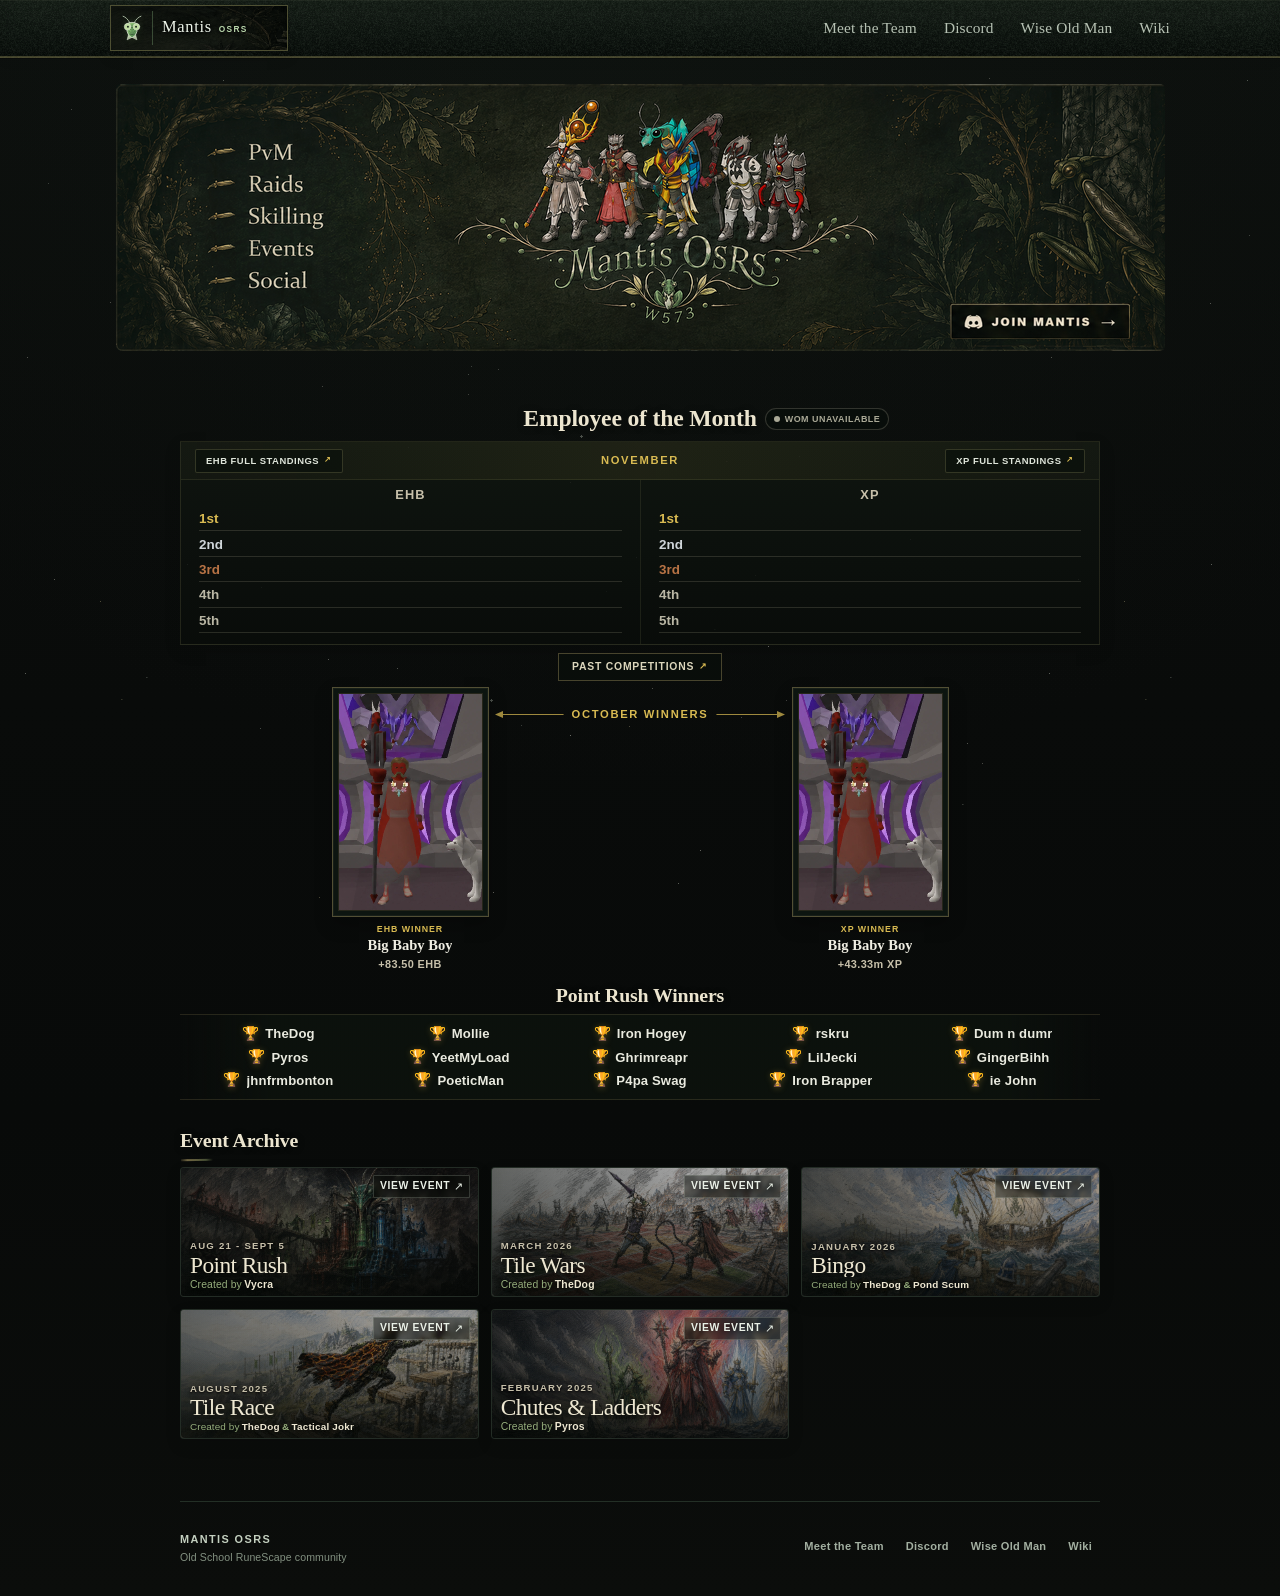
<file: index.html>
<!doctype html>
<html lang="en">
<head>
  <meta charset="utf-8">
  <meta name="viewport" content="width=device-width, initial-scale=1">
  <meta name="theme-color" content="#07100b">
  <link rel="icon" href="images/mantis-head-mark.svg" type="image/svg+xml">
  <title>Mantis OSRS</title>





















































  <link rel="stylesheet" href="assets/home-v71331.css">
  <link rel="stylesheet" href="assets/site-nav-v71331.css">

<style id="v816-home-creator-color-consistency">
  body.v160-home .home-archive-v630 .v162-event-copy .v162-event-credit,
  body.v160-home .home-archive-v630 .v162-event-copy .v162-event-credit .credit-prefix,
  body.v160-home .home-archive-v630 .v162-event-copy .v162-event-credit .creator-separator {
    color: #95ad7c !important;
    -webkit-text-fill-color: #95ad7c !important;
  }

  body.v160-home .home-archive-v630 .v162-event-copy .v162-event-credit .creator-name {
    color: #eee8d2 !important;
    -webkit-text-fill-color: #eee8d2 !important;
  }
</style>

</head>
<body class="v160-home site-nav-v71331">
  <header class="wrap v160-nav-shell" aria-label="Site navigation">
    <a class="home-brand-final v160-brand" href="index.html" aria-label="Mantis OSRS home">
      <span class="home-brand-icon v160-brand-icon" aria-hidden="true">
        <img src="images/mantis-head-mark.svg" alt="">
      </span>
      <span class="home-brand-wordmark v160-brand-wordmark"><span class="mantis-word">Mantis</span><span class="osrs-word">OSRS</span></span>
    </a>

    <nav class="site-links v160-nav-links" aria-label="Clan links">
      <a href="about.html">Meet the Team</a>

      <a href="https://discord.gg/YaPqtQWQ7N"
         target="_blank"
         rel="noopener noreferrer">Discord</a>

      <a href="https://wiseoldman.net/groups/3875"
         target="_blank"
         rel="noopener noreferrer">Wise Old Man</a>
      <a href="https://oldschool.runescape.wiki/" target="_blank" rel="noopener noreferrer">Wiki</a>
    </nav>
  </header>

  <div class="home-hero-v700" aria-label="Mantis OSRS clan header">
    <div class="home-hero-v700__wrap">
      <section class="home-hero-v700__stage" aria-labelledby="home-hero-title-v700">
        <h1 class="home-hero-v700__sr" id="home-hero-title-v700">Mantis OSRS</h1>
        <p class="home-hero-v700__sr">Activities include PvM, Raids, Skilling, Events, and Social.</p>

        <img class="home-hero-v700__art"
             src="images/home-hero-reference-v713.png"
             alt="Mantis OSRS clan artwork with PvM, Raids, Skilling, Events, and Social activities"
             width="1049" height="267">

        <a class="home-hero-v700__desktop-cta"
           href="https://discord.gg/YaPqtQWQ7N"
           target="_blank"
           rel="noopener noreferrer"
           aria-label="Join Mantis on Discord">
          <img src="images/home-hero-join-button-v740.png"
               alt=""
               width="180" height="36"
               draggable="false">
        </a>
      </section>
    </div>
  </div>
  <main class="wrap">

    <section id="events" class="home-section-v630 home-current-v630" aria-label="Mantis event highlights">
      <div class="home-monthly-awards-v71333" aria-labelledby="monthly-competition-heading">
          <div class="home-section-head-v630">
            <h2 class="section-title" id="monthly-competition-heading"><span>Employee of the Month</span></h2>
            <span class="home-monthly-live-status" data-wom-live-status role="status" aria-live="polite">
              <span class="home-monthly-live-dot" aria-hidden="true"></span>
              <time data-wom-updated>Connecting…</time>
            </span>
          </div>
          <div class="home-monthly-awards-card">
            <div class="home-monthly-period">
              <a class="home-monthly-competition-link" href="https://wiseoldman.net/competitions/158945" target="_blank" rel="noopener noreferrer">EHB Full Standings</a>
              <span class="home-monthly-period-label">November</span>
              <a class="home-monthly-competition-link" href="https://wiseoldman.net/competitions/158946" target="_blank" rel="noopener noreferrer">XP Full Standings</a>
            </div>
            <section class="home-monthly-category" aria-labelledby="november-ehb-heading">
              <h3 id="november-ehb-heading">EHB</h3>
              <ol class="home-monthly-standings" data-wom-leaderboard="ehb" aria-label="November EHB standings" aria-live="polite">
                <li aria-label="First place name not entered"><span class="home-monthly-rank">1st</span><span class="home-monthly-name-slot" aria-hidden="true"></span><span class="home-monthly-value-slot" aria-hidden="true"></span></li>
                <li aria-label="Second place name not entered"><span class="home-monthly-rank">2nd</span><span class="home-monthly-name-slot" aria-hidden="true"></span><span class="home-monthly-value-slot" aria-hidden="true"></span></li>
                <li aria-label="Third place name not entered"><span class="home-monthly-rank">3rd</span><span class="home-monthly-name-slot" aria-hidden="true"></span><span class="home-monthly-value-slot" aria-hidden="true"></span></li>
                <li aria-label="Fourth place name not entered"><span class="home-monthly-rank">4th</span><span class="home-monthly-name-slot" aria-hidden="true"></span><span class="home-monthly-value-slot" aria-hidden="true"></span></li>
                <li aria-label="Fifth place name not entered"><span class="home-monthly-rank">5th</span><span class="home-monthly-name-slot" aria-hidden="true"></span><span class="home-monthly-value-slot" aria-hidden="true"></span></li>
              </ol>
            </section>
            <section class="home-monthly-category" aria-labelledby="november-xp-heading">
              <h3 id="november-xp-heading">XP</h3>
              <ol class="home-monthly-standings" data-wom-leaderboard="xp" aria-label="November XP standings" aria-live="polite">
                <li aria-label="First place name not entered"><span class="home-monthly-rank">1st</span><span class="home-monthly-name-slot" aria-hidden="true"></span><span class="home-monthly-value-slot" aria-hidden="true"></span></li>
                <li aria-label="Second place name not entered"><span class="home-monthly-rank">2nd</span><span class="home-monthly-name-slot" aria-hidden="true"></span><span class="home-monthly-value-slot" aria-hidden="true"></span></li>
                <li aria-label="Third place name not entered"><span class="home-monthly-rank">3rd</span><span class="home-monthly-name-slot" aria-hidden="true"></span><span class="home-monthly-value-slot" aria-hidden="true"></span></li>
                <li aria-label="Fourth place name not entered"><span class="home-monthly-rank">4th</span><span class="home-monthly-name-slot" aria-hidden="true"></span><span class="home-monthly-value-slot" aria-hidden="true"></span></li>
                <li aria-label="Fifth place name not entered"><span class="home-monthly-rank">5th</span><span class="home-monthly-name-slot" aria-hidden="true"></span><span class="home-monthly-value-slot" aria-hidden="true"></span></li>
              </ol>
            </section>
          </div>
          <a class="home-monthly-archive-link" href="employee-of-the-month.html">Past Competitions</a>
          <section class="home-previous-winners" aria-labelledby="october-winners-heading">
            <div class="home-previous-winners-label">
              <h3 id="october-winners-heading">October Winners</h3>
            </div>
            <div class="home-previous-winners-grid">
              <article class="home-previous-winner">
                <div class="home-previous-winner-frame">
                  <img src="images/eom-september-big-baby-boy.webp" alt="Old School RuneScape portrait of October EHB winner Big Baby Boy" width="145" height="218">
                </div>
                <span>EHB Winner</span>
                <h4>Big Baby Boy</h4>
                <span class="home-previous-winner-score">+83.50 EHB</span>
              </article>
              <article class="home-previous-winner">
                <div class="home-previous-winner-frame">
                  <img src="images/eom-september-big-baby-boy.webp" alt="Old School RuneScape portrait of October XP winner Big Baby Boy" width="145" height="218">
                </div>
                <span>XP Winner</span>
                <h4>Big Baby Boy</h4>
                <span class="home-previous-winner-score">+43.33m XP</span>
              </article>
            </div>
          </section>
      </div>

    </section>

    <section class="home-point-rush-strip" aria-labelledby="point-rush-winners-heading">
      <div class="home-point-rush-strip-heading">
        <h2 id="point-rush-winners-heading">Point Rush Winners</h2>
      </div>
      <div class="home-point-rush-strip-card">
        <ul class="home-point-rush-list" aria-label="Point Rush winning team members">
          <li><span class="home-point-rush-trophy" aria-hidden="true">🏆</span><span>TheDog</span></li>
          <li><span class="home-point-rush-trophy" aria-hidden="true">🏆</span><span>Mollie</span></li>
          <li><span class="home-point-rush-trophy" aria-hidden="true">🏆</span><span>Iron Hogey</span></li>
          <li><span class="home-point-rush-trophy" aria-hidden="true">🏆</span><span>rskru</span></li>
          <li><span class="home-point-rush-trophy" aria-hidden="true">🏆</span><span>Dum n dumr</span></li>
          <li><span class="home-point-rush-trophy" aria-hidden="true">🏆</span><span>Pyros</span></li>
          <li><span class="home-point-rush-trophy" aria-hidden="true">🏆</span><span>YeetMyLoad</span></li>
          <li><span class="home-point-rush-trophy" aria-hidden="true">🏆</span><span>Ghrimreapr</span></li>
          <li><span class="home-point-rush-trophy" aria-hidden="true">🏆</span><span>LilJecki</span></li>
          <li><span class="home-point-rush-trophy" aria-hidden="true">🏆</span><span>GingerBihh</span></li>
          <li><span class="home-point-rush-trophy" aria-hidden="true">🏆</span><span>jhnfrmbonton</span></li>
          <li><span class="home-point-rush-trophy" aria-hidden="true">🏆</span><span>PoeticMan</span></li>
          <li><span class="home-point-rush-trophy" aria-hidden="true">🏆</span><span>P4pa Swag</span></li>
          <li><span class="home-point-rush-trophy" aria-hidden="true">🏆</span><span>Iron Brapper</span></li>
          <li><span class="home-point-rush-trophy" aria-hidden="true">🏆</span><span>ie John</span></li>
        </ul>
      </div>
    </section>

    <section class="home-section-v630 home-archive-v630" aria-labelledby="event-archive-heading">
      <div class="home-section-head-v630 home-archive-head-v630">
        <div>
          <h2 class="section-title" id="event-archive-heading"><span>Event Archive</span></h2>
        </div>
      </div>
      <div class="past-list">
        <a class="past-card feature-past-event point-rush-past-event v161-event-card-link" href="events/point-rush-results.html" aria-label="View Point Rush event results">
          <div class="past-event-art">
            <img src="images/point-rush-upcoming-feature.webp" alt="">
            <div class="v162-event-copy">
              <div class="v162-event-archive">AUG 21 - SEPT 5</div>
              <h3>Point Rush</h3>
              <p class="event-credit v162-event-credit">Created by <span class="creator-name">Vycra</span></p>
            </div>
            <span class="event-link past-event-outcome" aria-hidden="true"><span class="event-action-label">View event</span><span class="event-action-arrow">↗</span></span>
          </div>
        </a>

        <a class="past-card feature-past-event tile-wars-compact v161-event-card-link" href="events/tile-wars.html" aria-label="View Tile Wars event results">
          <div class="past-event-art">
            <img src="images/tile-wars-past-feature.jpg" alt="">
            <div class="v162-event-copy">
              <div class="v162-event-archive">MARCH 2026</div>
              <h3>Tile Wars</h3>
              <p class="event-credit v162-event-credit">Created by <span class="creator-name">TheDog</span></p>
            </div>
            <span class="event-link past-event-outcome" aria-hidden="true"><span class="event-action-label">View event</span><span class="event-action-arrow">↗</span></span>
          </div>
        </a>

        <a class="past-card feature-past-event bingo-past-event v161-event-card-link" href="events/2026-bingo.html" aria-label="View Bingo event results">
          <div class="past-event-art">
            <img src="images/bingo-past-feature.jpg" alt="">
            <div class="v162-event-copy">
              <div class="v162-event-archive">JANUARY 2026</div>
              <h3>Bingo</h3>
              <p class="event-credit long-credit v162-event-credit"><span class="credit-prefix">Created by</span><span class="credit-creators"><span class="creator-name">TheDog</span><span class="creator-separator">&amp;</span><span class="creator-name">Pond Scum</span></span></p>
            </div>
            <span class="event-link past-event-outcome" aria-hidden="true"><span class="event-action-label">View event</span><span class="event-action-arrow">↗</span></span>
          </div>
        </a>

        <a class="past-card feature-past-event tile-race-past-event v161-event-card-link" href="events/2025-tile-race.html" aria-label="View Tile Race event results">
          <div class="past-event-art">
            <img src="images/tile-race-past-feature.jpg" alt="">
            <div class="v162-event-copy">
              <div class="v162-event-archive">AUGUST 2025</div>
              <h3>Tile Race</h3>
              <p class="event-credit long-credit v162-event-credit"><span class="credit-prefix">Created by</span><span class="credit-creators"><span class="creator-name">TheDog</span><span class="creator-separator">&amp;</span><span class="creator-name">Tactical Jokr</span></span></p>
            </div>
            <span class="event-link past-event-outcome" aria-hidden="true"><span class="event-action-label">View event</span><span class="event-action-arrow">↗</span></span>
          </div>
        </a>

        <a class="past-card feature-past-event chutes-card chutes-past-event v161-event-card-link" href="events/2025-chutes-ladders.html" aria-label="View Chutes and Ladders event results">
          <div class="past-event-art">
            <img src="images/chutes-ladders-past-feature.jpg" alt="">
            <div class="v162-event-copy">
              <div class="v162-event-archive">FEBRUARY 2025</div>
              <h3>Chutes &amp; Ladders</h3>
              <p class="event-credit v162-event-credit">Created by <span class="creator-name">Pyros</span></p>
            </div>
            <span class="event-link past-event-outcome" aria-hidden="true"><span class="event-action-label">View event</span><span class="event-action-arrow">↗</span></span>
          </div>
        </a>
      </div>
    </section>
  </main>

  <footer class="wrap">
    <div class="home-footer-v640__identity">
      <span class="home-footer-v636__brand">Mantis OSRS</span>
      <p class="home-footer-v640__description">Old School RuneScape community</p>
    </div>
    <nav class="home-footer-v636__links" aria-label="Footer links">
      <a href="about.html">Meet the Team</a>
      <a href="https://discord.gg/YaPqtQWQ7N" target="_blank" rel="noopener noreferrer">Discord</a>
      <a href="https://wiseoldman.net/groups/3875" target="_blank" rel="noopener noreferrer">Wise Old Man</a>
      <a href="https://oldschool.runescape.wiki/" target="_blank" rel="noopener noreferrer">Wiki</a>
    </nav>
  </footer>
  <script>
    document.querySelectorAll('[href="#"]').forEach((link) => {
      link.addEventListener("click", (event) => event.preventDefault());
    });
  </script>
  <script src="assets/wom-monthly-competition-v1.js?v=8"></script>
</body>
</html>
</file>
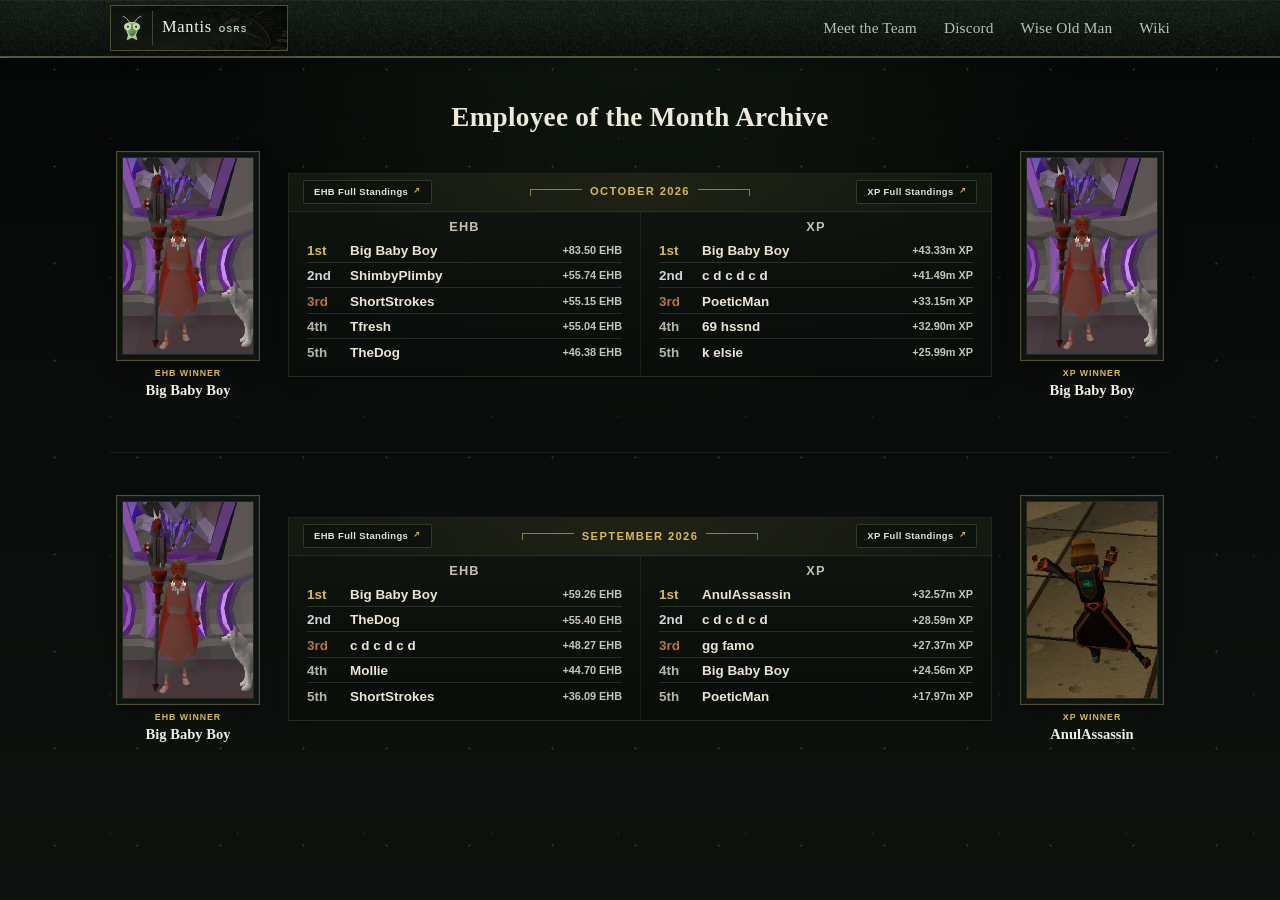
<file: employee-of-the-month.html>
<!doctype html>
<html lang="en">
<head>
  <meta charset="utf-8">
  <meta name="viewport" content="width=device-width, initial-scale=1">
  <meta name="theme-color" content="#07100b">
  <link rel="icon" href="images/mantis-head-mark.svg" type="image/svg+xml">
  <link rel="stylesheet" href="assets/site-nav-v71331.css">
  <link rel="stylesheet" href="assets/employee-of-the-month-v1.css?v=4">
  <title>Employee of the Month Archive | Mantis OSRS</title>
</head>
<body class="site-nav-v71331 eom-archive-page">
  <div class="eom-site-shell">
    <header class="v160-nav-shell" aria-label="Site navigation">
      <a class="v160-brand" href="index.html" aria-label="Mantis OSRS home">
        <span class="v160-brand-icon" aria-hidden="true"><img src="images/mantis-head-mark.svg" alt=""></span>
        <span class="v160-brand-wordmark"><span class="mantis-word">Mantis</span><span class="osrs-word">OSRS</span></span>
      </a>
      <nav class="v160-nav-links" aria-label="Clan links">
        <a href="about.html">Meet the Team</a>
        <a href="https://discord.gg/YaPqtQWQ7N" target="_blank" rel="noopener noreferrer">Discord</a>
        <a href="https://wiseoldman.net/groups/3875" target="_blank" rel="noopener noreferrer">Wise Old Man</a>
        <a href="https://oldschool.runescape.wiki/" target="_blank" rel="noopener noreferrer">Wiki</a>
      </nav>
    </header>

    <main class="eom-archive-main">
      <header class="eom-archive-heading">
        <h1 id="page-title">Employee of the Month Archive</h1>
      </header>

      <article class="eom-archive-month" aria-labelledby="october-2026-title">
        <div class="eom-archive-scoreboard">
          <div class="eom-archive-period">
            <a href="https://wiseoldman.net/competitions/155166" target="_blank" rel="noopener noreferrer">EHB Full Standings</a>
            <h2 id="october-2026-title">October 2026</h2>
            <a href="https://wiseoldman.net/competitions/155167" target="_blank" rel="noopener noreferrer">XP Full Standings</a>
          </div>

          <section class="eom-archive-category" aria-labelledby="october-2026-ehb-heading">
            <h3 id="october-2026-ehb-heading">EHB</h3>
            <ol class="eom-archive-standings" aria-label="October 2026 final EHB standings">
              <li aria-label="First place: Big Baby Boy, 83.49919 EHB"><span class="eom-archive-rank">1st</span><span class="eom-archive-name">Big Baby Boy</span><span class="eom-archive-value" title="+83.49919 EHB">+83.50 EHB</span></li>
              <li aria-label="Second place: ShimbyPlimby, 55.73899 EHB"><span class="eom-archive-rank">2nd</span><span class="eom-archive-name">ShimbyPlimby</span><span class="eom-archive-value" title="+55.73899 EHB">+55.74 EHB</span></li>
              <li aria-label="Third place: ShortStrokes, 55.14742 EHB"><span class="eom-archive-rank">3rd</span><span class="eom-archive-name">ShortStrokes</span><span class="eom-archive-value" title="+55.14742 EHB">+55.15 EHB</span></li>
              <li aria-label="Fourth place: Tfresh, 55.0411 EHB"><span class="eom-archive-rank">4th</span><span class="eom-archive-name">Tfresh</span><span class="eom-archive-value" title="+55.0411 EHB">+55.04 EHB</span></li>
              <li aria-label="Fifth place: TheDog, 46.38333 EHB"><span class="eom-archive-rank">5th</span><span class="eom-archive-name">TheDog</span><span class="eom-archive-value" title="+46.38333 EHB">+46.38 EHB</span></li>
            </ol>
          </section>

          <section class="eom-archive-category" aria-labelledby="october-2026-xp-heading">
            <h3 id="october-2026-xp-heading">XP</h3>
            <ol class="eom-archive-standings" aria-label="October 2026 final XP standings">
              <li aria-label="First place: Big Baby Boy, 43,334,653 XP"><span class="eom-archive-rank">1st</span><span class="eom-archive-name">Big Baby Boy</span><span class="eom-archive-value" title="+43,334,653 XP">+43.33m XP</span></li>
              <li aria-label="Second place: c d c d c d, 41,488,008 XP"><span class="eom-archive-rank">2nd</span><span class="eom-archive-name">c d c d c d</span><span class="eom-archive-value" title="+41,488,008 XP">+41.49m XP</span></li>
              <li aria-label="Third place: PoeticMan, 33,146,677 XP"><span class="eom-archive-rank">3rd</span><span class="eom-archive-name">PoeticMan</span><span class="eom-archive-value" title="+33,146,677 XP">+33.15m XP</span></li>
              <li aria-label="Fourth place: 69 hssnd, 32,897,400 XP"><span class="eom-archive-rank">4th</span><span class="eom-archive-name">69 hssnd</span><span class="eom-archive-value" title="+32,897,400 XP">+32.90m XP</span></li>
              <li aria-label="Fifth place: k elsie, 25,989,402 XP"><span class="eom-archive-rank">5th</span><span class="eom-archive-name">k elsie</span><span class="eom-archive-value" title="+25,989,402 XP">+25.99m XP</span></li>
            </ol>
          </section>
        </div>

        <section class="eom-archive-winners" aria-label="October 2026 winners">
          <div class="eom-archive-winners-grid">
            <article class="eom-archive-winner">
              <div class="eom-archive-winner-frame">
                <img src="images/eom-september-big-baby-boy.webp" alt="Old School RuneScape portrait of October EHB winner Big Baby Boy" width="150" height="225">
              </div>
              <span>EHB Winner</span>
              <h4>Big Baby Boy</h4>
            </article>
            <article class="eom-archive-winner">
              <div class="eom-archive-winner-frame">
                <img src="images/eom-september-big-baby-boy.webp" alt="Old School RuneScape portrait of October XP winner Big Baby Boy" width="150" height="225">
              </div>
              <span>XP Winner</span>
              <h4>Big Baby Boy</h4>
            </article>
          </div>
        </section>
      </article>

      <article class="eom-archive-month" aria-labelledby="september-2026-title">
        <div class="eom-archive-scoreboard">
          <div class="eom-archive-period">
            <a href="https://wiseoldman.net/competitions/154855" target="_blank" rel="noopener noreferrer">EHB Full Standings</a>
            <h2 id="september-2026-title">September 2026</h2>
            <a href="https://wiseoldman.net/competitions/154856" target="_blank" rel="noopener noreferrer">XP Full Standings</a>
          </div>

          <section class="eom-archive-category" aria-labelledby="september-2026-ehb-heading">
            <h3 id="september-2026-ehb-heading">EHB</h3>
            <ol class="eom-archive-standings" aria-label="September 2026 final EHB standings">
              <li aria-label="First place: Big Baby Boy, 59.26327 EHB"><span class="eom-archive-rank">1st</span><span class="eom-archive-name">Big Baby Boy</span><span class="eom-archive-value" title="+59.26327 EHB">+59.26 EHB</span></li>
              <li aria-label="Second place: TheDog, 55.4 EHB"><span class="eom-archive-rank">2nd</span><span class="eom-archive-name">TheDog</span><span class="eom-archive-value" title="+55.4 EHB">+55.40 EHB</span></li>
              <li aria-label="Third place: c d c d c d, 48.27057 EHB"><span class="eom-archive-rank">3rd</span><span class="eom-archive-name">c d c d c d</span><span class="eom-archive-value" title="+48.27057 EHB">+48.27 EHB</span></li>
              <li aria-label="Fourth place: Mollie, 44.70413 EHB"><span class="eom-archive-rank">4th</span><span class="eom-archive-name">Mollie</span><span class="eom-archive-value" title="+44.70413 EHB">+44.70 EHB</span></li>
              <li aria-label="Fifth place: ShortStrokes, 36.08871 EHB"><span class="eom-archive-rank">5th</span><span class="eom-archive-name">ShortStrokes</span><span class="eom-archive-value" title="+36.08871 EHB">+36.09 EHB</span></li>
            </ol>
          </section>

          <section class="eom-archive-category" aria-labelledby="september-2026-xp-heading">
            <h3 id="september-2026-xp-heading">XP</h3>
            <ol class="eom-archive-standings" aria-label="September 2026 final XP standings">
              <li aria-label="First place: AnulAssassin, 32,570,668 XP"><span class="eom-archive-rank">1st</span><span class="eom-archive-name">AnulAssassin</span><span class="eom-archive-value" title="+32,570,668 XP">+32.57m XP</span></li>
              <li aria-label="Second place: c d c d c d, 28,587,477 XP"><span class="eom-archive-rank">2nd</span><span class="eom-archive-name">c d c d c d</span><span class="eom-archive-value" title="+28,587,477 XP">+28.59m XP</span></li>
              <li aria-label="Third place: gg famo, 27,372,575 XP"><span class="eom-archive-rank">3rd</span><span class="eom-archive-name">gg famo</span><span class="eom-archive-value" title="+27,372,575 XP">+27.37m XP</span></li>
              <li aria-label="Fourth place: Big Baby Boy, 24,556,402 XP"><span class="eom-archive-rank">4th</span><span class="eom-archive-name">Big Baby Boy</span><span class="eom-archive-value" title="+24,556,402 XP">+24.56m XP</span></li>
              <li aria-label="Fifth place: PoeticMan, 17,968,947 XP"><span class="eom-archive-rank">5th</span><span class="eom-archive-name">PoeticMan</span><span class="eom-archive-value" title="+17,968,947 XP">+17.97m XP</span></li>
            </ol>
          </section>
        </div>

        <section class="eom-archive-winners" aria-label="September 2026 winners">
          <div class="eom-archive-winners-grid">
            <article class="eom-archive-winner">
              <div class="eom-archive-winner-frame">
                <img src="images/eom-september-big-baby-boy.webp" alt="Old School RuneScape portrait of September EHB winner Big Baby Boy" width="150" height="225">
              </div>
              <span>EHB Winner</span>
              <h4>Big Baby Boy</h4>
            </article>
            <article class="eom-archive-winner">
              <div class="eom-archive-winner-frame">
                <img src="images/eom-september-anulassassin.webp" alt="Old School RuneScape portrait of September XP winner AnulAssassin" width="150" height="225">
              </div>
              <span>XP Winner</span>
              <h4>AnulAssassin</h4>
            </article>
          </div>
        </section>
      </article>
    </main>
  </div>
</body>
</html>
</file>
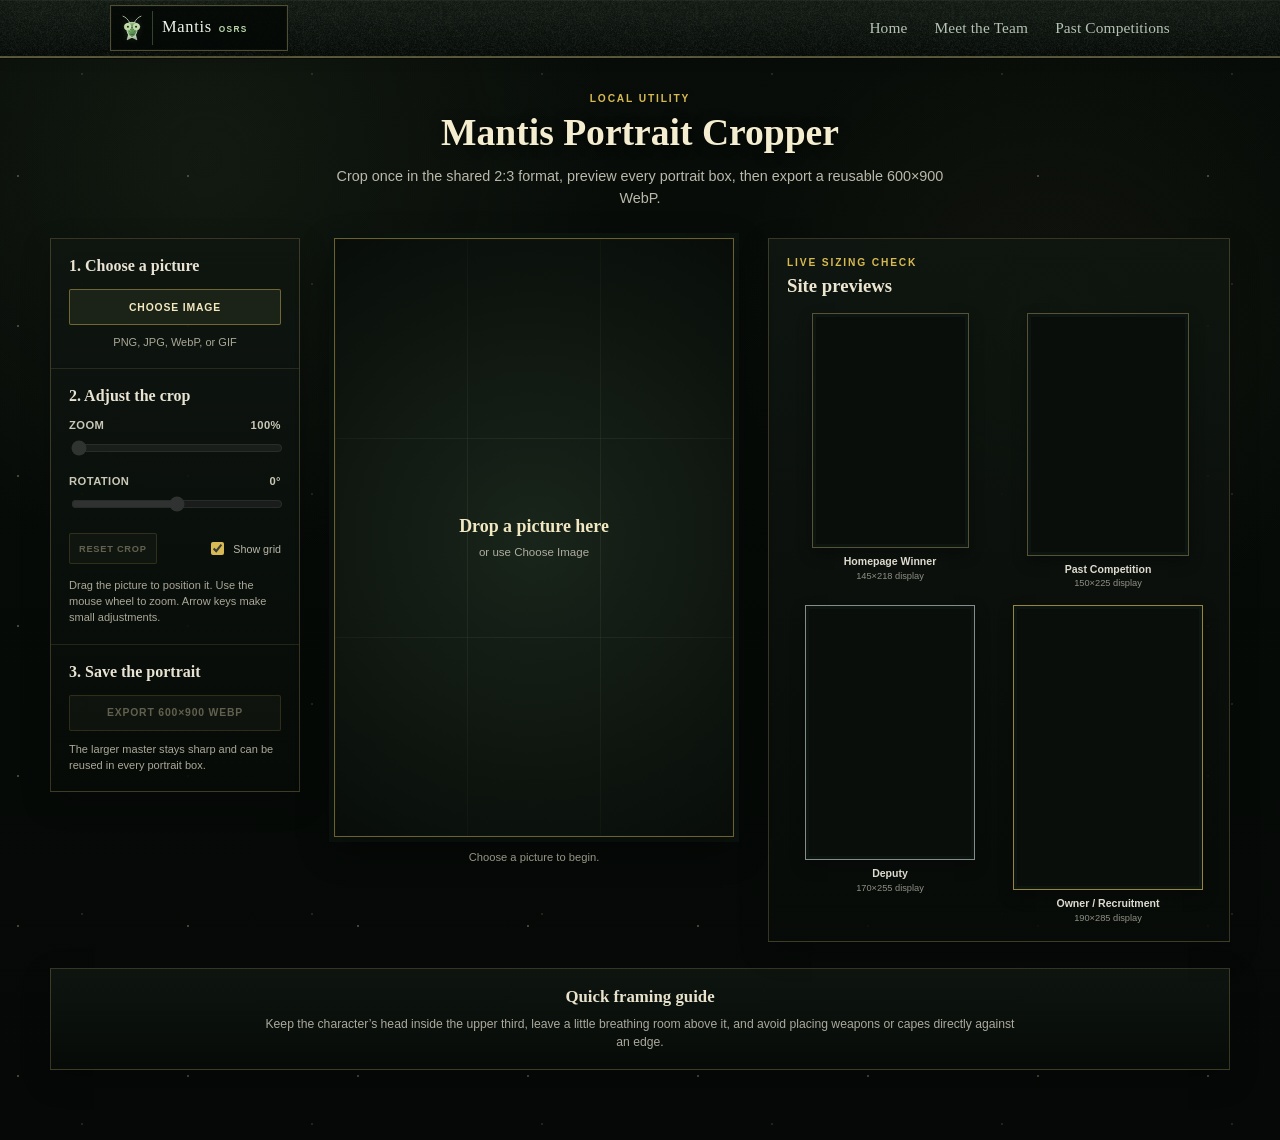
<file: portrait-cropper.html>
<!doctype html>
<html lang="en">
<head>
  <meta charset="utf-8">
  <meta name="viewport" content="width=device-width, initial-scale=1">
  <meta name="theme-color" content="#07100b">
  <link rel="icon" href="images/mantis-head-mark.svg" type="image/svg+xml">
  <link rel="stylesheet" href="assets/site-nav-v71331.css">
  <link rel="stylesheet" href="assets/portrait-cropper-v1.css">
  <title>Portrait Cropper | Mantis OSRS</title>
</head>
<body class="site-nav-v71331 cropper-page">
  <header class="v160-nav-shell" aria-label="Site navigation">
    <a class="v160-brand" href="index.html" aria-label="Mantis OSRS home">
      <span class="v160-brand-icon" aria-hidden="true"><img src="images/mantis-head-mark.svg" alt=""></span>
      <span class="v160-brand-wordmark"><span class="mantis-word">Mantis</span><span class="osrs-word">OSRS</span></span>
    </a>
    <nav class="v160-nav-links" aria-label="Cropper links">
      <a href="index.html">Home</a>
      <a href="about.html">Meet the Team</a>
      <a href="employee-of-the-month.html">Past Competitions</a>
    </nav>
  </header>

  <main class="cropper-main">
    <header class="cropper-heading">
      <p class="cropper-kicker">Local utility</p>
      <h1>Mantis Portrait Cropper</h1>
      <p>Crop once in the shared 2:3 format, preview every portrait box, then export a reusable 600×900 WebP.</p>
    </header>

    <section class="cropper-workspace" aria-label="Portrait cropping workspace">
      <aside class="cropper-controls">
        <div class="control-section control-source">
          <h2>1. Choose a picture</h2>
          <label class="file-button" for="portrait-file">Choose Image</label>
          <input id="portrait-file" type="file" accept="image/png,image/jpeg,image/webp,image/gif">
          <p id="source-name" class="source-name">PNG, JPG, WebP, or GIF</p>
        </div>

        <div class="control-section">
          <h2>2. Adjust the crop</h2>
          <label class="range-label" for="zoom-control"><span>Zoom</span><output id="zoom-value">100%</output></label>
          <input id="zoom-control" type="range" min="1" max="3.5" step="0.01" value="1" disabled>

          <label class="range-label" for="rotation-control"><span>Rotation</span><output id="rotation-value">0°</output></label>
          <input id="rotation-control" type="range" min="-15" max="15" step="0.5" value="0" disabled>

          <div class="control-row">
            <button id="reset-crop" type="button" disabled>Reset Crop</button>
            <label class="grid-toggle"><input id="grid-toggle" type="checkbox" checked> Show grid</label>
          </div>
          <p class="control-tip">Drag the picture to position it. Use the mouse wheel to zoom. Arrow keys make small adjustments.</p>
        </div>

        <div class="control-section control-export">
          <h2>3. Save the portrait</h2>
          <button id="export-portrait" class="export-button" type="button" disabled>Export 600×900 WebP</button>
          <p>The larger master stays sharp and can be reused in every portrait box.</p>
        </div>
      </aside>

      <div class="cropper-editor">
        <div id="drop-target" class="crop-stage" data-empty="true">
          <canvas id="crop-canvas" width="600" height="900" tabindex="0" role="img" aria-label="Interactive 2 by 3 portrait crop preview"></canvas>
          <div id="crop-grid" class="crop-grid" aria-hidden="true"></div>
          <div class="drop-message" aria-hidden="true">
            <strong>Drop a picture here</strong>
            <span>or use Choose Image</span>
          </div>
        </div>
        <p id="crop-status" class="crop-status" role="status" aria-live="polite">Choose a picture to begin.</p>
      </div>

      <aside class="preview-panel" aria-labelledby="preview-title">
        <div class="preview-heading">
          <p class="cropper-kicker">Live sizing check</p>
          <h2 id="preview-title">Site previews</h2>
        </div>
        <div class="preview-grid">
          <figure class="preview-card">
            <div class="preview-frame preview-home"><canvas data-preview width="145" height="218"></canvas></div>
            <figcaption><strong>Homepage Winner</strong><span>145×218 display</span></figcaption>
          </figure>
          <figure class="preview-card">
            <div class="preview-frame preview-archive"><canvas data-preview width="150" height="225"></canvas></div>
            <figcaption><strong>Past Competition</strong><span>150×225 display</span></figcaption>
          </figure>
          <figure class="preview-card">
            <div class="preview-frame preview-deputy"><canvas data-preview width="170" height="255"></canvas></div>
            <figcaption><strong>Deputy</strong><span>170×255 display</span></figcaption>
          </figure>
          <figure class="preview-card">
            <div class="preview-frame preview-large"><canvas data-preview width="190" height="285"></canvas></div>
            <figcaption><strong>Owner / Recruitment</strong><span>190×285 display</span></figcaption>
          </figure>
        </div>
      </aside>
    </section>

    <section class="cropper-notes" aria-label="Cropping guidance">
      <h2>Quick framing guide</h2>
      <p>Keep the character’s head inside the upper third, leave a little breathing room above it, and avoid placing weapons or capes directly against an edge.</p>
    </section>
  </main>

  <script src="assets/portrait-cropper-v1.js" defer></script>
</body>
</html>
</file>
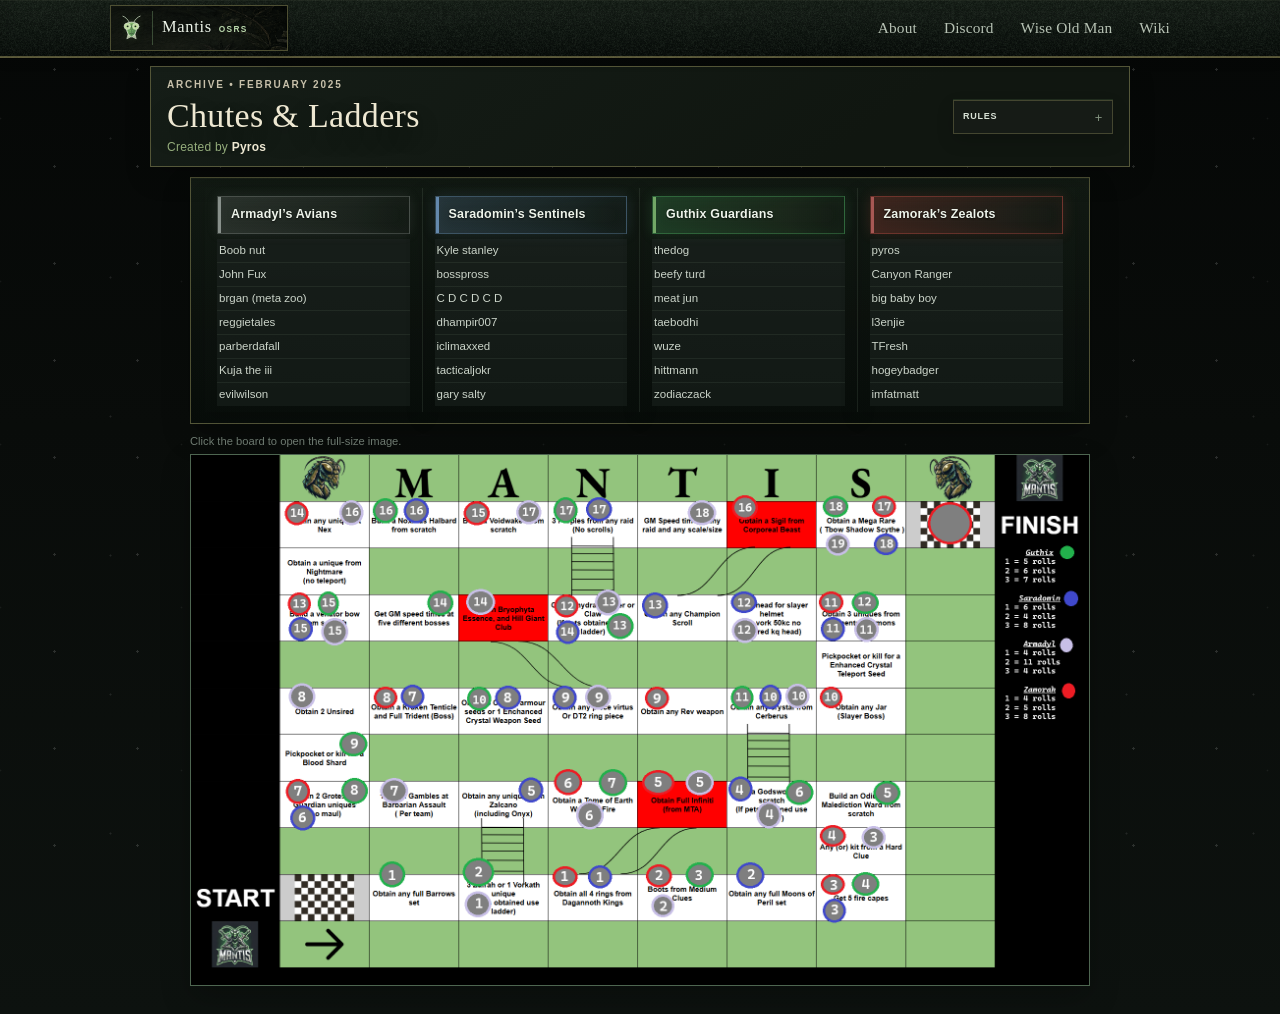
<file: events/2025-chutes-ladders.html>
<!DOCTYPE html>

<html lang="en">
<head>
<meta charset="utf-8"/>
<meta content="width=device-width, initial-scale=1" name="viewport"/>
<link href="../images/mantis-head-mark.svg" rel="icon" type="image/svg+xml"/>
<title>Chutes &amp; Ladders — Mantis OSRS</title>
<style>
    :root {
      --bg:#dfe8dc;
      --paper:#edf3ea;
      --ink:#1c2a20;
      --muted:#5f7063;
      --line:#aebcab;
      --panel:#f8fbf6;
      --shadow:0 10px 26px rgba(35,55,39,.10);
      --green:#4c8f52;
    }

    * { box-sizing:border-box; }

    body {
      margin:0;
      min-height:100vh;
      color:var(--ink);
      background:
        radial-gradient(circle at top left,#f0f5ed 0,#e2ebe0 42%,#d5e0d2 100%);
      font:14px/1.35 Inter,system-ui,-apple-system,Segoe UI,Roboto,Arial,sans-serif;
    }

    .site-home-bar {
      width:min(1480px,calc(100% - 24px));
      margin:12px auto 0;
    }

    .site-home-link {
      display:inline-flex;
      align-items:center;
      min-height:38px;
      padding:0 14px;
      border:1px solid #9db69d;
      border-radius:999px;
      color:#315b36;
      background:rgba(248,251,246,.97);
      box-shadow:0 5px 16px rgba(0,0,0,.08);
      text-decoration:none;
      font-weight:700;
    }

    .site-home-link:hover {
      background:#ffffff;
    }

    .wrap {
      width:min(1480px,calc(100% - 24px));
      margin:0 auto;
      padding:18px 0 28px;
    }

    .panel {
      padding:14px;
      border:1px solid var(--line);
      border-radius:16px;
      background:var(--panel);
      box-shadow:var(--shadow);
    }

    h1 {
      margin:0 0 12px;
      font-size:22px;
      line-height:1.2;
      letter-spacing:.2px;
    }

    .board-frame {
      width:100%;
      display:flex;
      justify-content:center;
      align-items:center;
      overflow:hidden;
      border:1px solid #9eae9c;
      border-radius:12px;
      background:#c5d2c2;
      padding:8px;
    }

    .board-frame a {
      display:flex;
      width:100%;
      justify-content:center;
      align-items:center;
      text-decoration:none;
    }

    img {
      display:block;
      width:100%;
      height:auto;
      max-width:100%;
      max-height:calc(100vh - 150px);
      object-fit:contain;
    }

    .hint {
      margin:9px 2px 0;
      color:var(--muted);
      font-size:12px;
    }

    @media(max-width:640px) {
      .wrap {
        padding-top:12px;
      }

      .panel {
        padding:10px;
        border-radius:12px;
      }

      h1 {
        font-size:20px;
      }

      .board-frame {
        padding:4px;
        border-radius:9px;
      }

      img {
        max-height:none;
      }
    }
  
    /* Ambient Mantis glow — structure unchanged */
    body {
      position: relative;
      overflow-x: hidden;
      background:
        radial-gradient(circle at 12% 18%, rgba(113, 188, 92, .13), transparent 24rem),
        radial-gradient(circle at 88% 68%, rgba(173, 224, 148, .09), transparent 22rem),
        radial-gradient(circle at top left, #f0f5ed 0, #e2ebe0 42%, #d5e0d2 100%);
    }

    body::before {
      content: "";
      position: fixed;
      width: 360px;
      height: 360px;
      left: -150px;
      top: 170px;
      border-radius: 50%;
      background: rgba(111, 190, 89, .08);
      filter: blur(80px);
      pointer-events: none;
      z-index: 0;
    }

    header,
    main,
    footer,
    .site-home-bar,
    .wrap {
      position: relative;
      z-index: 1;
    }

    .panel,
    .board-frame {
      box-shadow:
        0 14px 34px rgba(35, 55, 39, .12),
        inset 0 1px 0 rgba(255,255,255,.45);
    }

    .site-home-link {
      box-shadow:
        0 8px 22px rgba(35,55,39,.10),
        0 0 18px rgba(116,185,95,.05);
    }

  
    /* Match the Mantis homepage palette */
    :root {
      --bg:#101912;
      --panel:#18231b;
      --line:#394b3d;
      --text:#eef4eb;
      --muted:#a7b4a5;
      --green-pale:#d3f3bd;
    }

    body {
      color:var(--text);
      background:
        linear-gradient(180deg,#050706 0%,#090c0a 42%,#0d120f 100%);
      overflow-x:hidden;
    }

    .site-home-link {
      color:var(--green-pale);
      background:rgba(24,35,27,.96);
      border-color:#536a57;
      box-shadow:
        0 10px 26px rgba(0,0,0,.20),
        inset 0 1px 0 rgba(255,255,255,.025);
    }

    .site-home-link:hover {
      background:#1e2c21;
    }

    .panel {
      color:var(--text);
      background:
        linear-gradient(145deg,#1b281e,#17221a);
      border-color:#445947;
      box-shadow:
        0 18px 42px rgba(0,0,0,.18),
        inset 0 1px 0 rgba(255,255,255,.03);
    }

    .board-frame {
      background:#101912;
      border-color:#526655;
      box-shadow:
        0 14px 34px rgba(0,0,0,.22),
        inset 0 1px 0 rgba(255,255,255,.025);
    }

    h1 {
      color:var(--text);
      text-shadow:0 14px 32px rgba(0,0,0,.24);
    }

    .hint {
      color:var(--muted);
    }


    body::before,
    body::after {
      inset:auto;
      width:auto;
      height:auto;
      border-radius:0;
      background:none;
      filter:none;
      opacity:1;
    }


    /* Vertical ambient glow streaks */
    body::before,
    body::after {
      content: "";
      position: fixed;
      top: -22vh;
      bottom: -22vh;
      width: 52px;
      height: auto;
      border-radius: 0;
      pointer-events: none;
      z-index: 0;
      filter: blur(8px);
      opacity: .82;
      background:
        linear-gradient(
          180deg,
          transparent 0%,
          rgba(165, 255, 164, .00) 10%,
          rgba(165, 255, 164, .08) 24%,
          rgba(120, 255, 143, .20) 40%,
          rgba(236, 255, 244, .72) 50%,
          rgba(120, 255, 143, .20) 60%,
          rgba(165, 255, 164, .08) 76%,
          rgba(165, 255, 164, .00) 90%,
          transparent 100%
        );
      animation: streakDrift 8s ease-in-out infinite;
    }

    body::before {
      left: 8%;
    }

    body::after {
      right: 8%;
      width: 52px;
      opacity: .82;
      animation-delay: -3.2s;
      animation-duration: 10s;
    }

    @keyframes streakDrift {
      0%, 100% { transform: translateY(-7%); }
      50% { transform: translateY(7%); }
    }

    @media (max-width: 700px) {
      body::before {
        left: -28px;
        width: 38px;
      }

      body::after {
        right: -24px;
        width: 38px;
      }
    }

    @media (prefers-reduced-motion: reduce) {
      body::before,
      body::after {
        animation: none !important;
      }
    }

  
    /* glossy black sheen */
    body {
      position: relative;
    }

    body > * {
      position: relative;
      z-index: 1;
    }

    body::selection {
      background: rgba(170,255,164,.25);
    }

  
    /* Team rosters — styled like the replay team cards */
    .teams-section {
      margin-top:24px;
    }

    .teams-title {
      margin:0 0 12px;
      color:var(--text);
      font-size:17px;
      line-height:1.2;
      letter-spacing:.2px;
    }

    .teams-grid {
      display:grid;
      grid-template-columns:repeat(auto-fit,minmax(220px,1fr));
      gap:12px;
      align-items:start;
    }

    .roster-card {
      overflow:hidden;
      border:1px solid #c9c3b4;
      border-radius:14px;
      color:#1f2328;
      background:#fffdf8;
      box-shadow:
        0 10px 24px rgba(0,0,0,.12),
        inset 0 1px 0 rgba(255,255,255,.55);
    }

    .roster-head {
      padding:10px 12px;
      font-weight:800;
      font-size:14px;
      line-height:1.2;
    }

    .roster-head.sage   { background:#d9edcf; }
    .roster-head.moss   { background:#cce1bf; }
    .roster-head.red    { background:#f2d0cf; }
    .roster-head.green  { background:#d9edcf; }
    .roster-head.blue   { background:#d6e4f8; }
    .roster-head.yellow { background:#f7ebbd; }
    .roster-head.purple { background:#ead8e8; }
    .roster-head.gray   { background:#e5e5e5; }

    .roster-list {
      margin:0;
      padding:0;
      list-style:none;
    }

    .roster-list li {
      padding:7px 11px;
      border-top:1px solid #ebe5d6;
      font-size:13px;
      line-height:1.25;
    }

    @media(max-width:640px) {
      .teams-section {
        margin-top:18px;
      }

      .teams-grid {
        grid-template-columns:1fr;
      }

      .roster-card {
        border-radius:12px;
      }
    }

  
    /* Dark roster-list refinement */
    .roster-card{
      border-color:#3c4b3f;
      color:#eef4eb;
      background:#121915;
      box-shadow:
        0 10px 24px rgba(0,0,0,.22),
        inset 0 1px 0 rgba(255,255,255,.025);
    }

    .roster-head{
      color:#172019;
    }

    .roster-list{
      color:#eef4eb;
      background:
        linear-gradient(180deg,rgba(255,255,255,.018),rgba(255,255,255,0)),
        #121915;
    }

    .roster-list li{
      color:#e8efe6;
      border-top-color:#2d3930;
    }

    .roster-list li:nth-child(even){
      background:rgba(255,255,255,.018);
    }


    /* V1.48 — event identity header and board section label */
    .event-page-header {
      position:relative;
      overflow:hidden;
      margin:0 0 16px;
      padding:15px 18px 14px;
      border:1px solid #4d6551;
      border-radius:12px;
      background:
        linear-gradient(135deg,rgba(54,78,59,.72),rgba(21,31,24,.96) 58%,rgba(17,25,20,.98));
      box-shadow:
        0 13px 28px rgba(0,0,0,.20),
        inset 0 1px 0 rgba(255,255,255,.035),
        0 0 22px rgba(112,176,92,.055);
    }

    .event-page-header::after {
      content:"";
      position:absolute;
      left:18px;
      right:18px;
      bottom:0;
      height:1px;
      background:linear-gradient(90deg,rgba(155,221,128,.62),rgba(155,221,128,.12),transparent);
    }

    .event-page-date {
      color:#a9c99d;
      font-size:10px;
      font-weight:800;
      letter-spacing:.18em;
      line-height:1.2;
      text-transform:uppercase;
    }

    .event-page-header h1 {
      margin:4px 0 5px;
      color:#f0f5ed;
      font-size:clamp(24px,3vw,34px);
      line-height:1.08;
      letter-spacing:.01em;
      text-shadow:0 10px 26px rgba(0,0,0,.28);
    }

    .event-page-credit {
      margin:0;
      color:#9fac9d;
      font-size:12px;
      line-height:1.35;
    }

    .event-page-credit .creator-name {
      color:#d3f3bd;
      font-weight:800;
    }

    .event-section-title {
      display:flex;
      align-items:center;
      gap:10px;
      margin:0 0 10px;
      color:#b9d8a9;
      font-size:11px;
      font-weight:800;
      letter-spacing:.16em;
      line-height:1.2;
      text-transform:uppercase;
    }

    .event-section-title::after {
      content:"";
      flex:1;
      height:1px;
      background:linear-gradient(90deg,rgba(121,157,119,.55),transparent);
    }

    @media(max-width:640px) {
      .event-page-header {
        margin-bottom:13px;
        padding:13px 14px 12px;
        border-radius:10px;
      }

      .event-page-header::after {
        left:14px;
        right:14px;
      }

      .event-page-header h1 {
        font-size:25px;
      }
    }

  

    /* V1.49 — sharper homepage-matched event surfaces */
    .site-home-link,
    .panel,
    .board-frame,
    .event-page-header,
    .roster-card {
      border-radius:0;
    }

    .site-home-link {
      position:relative;
      border-color:#4e6651;
      background:
        linear-gradient(180deg,rgba(255,255,255,.025),rgba(255,255,255,0)),
        #151e18;
      box-shadow:
        0 10px 26px rgba(0,0,0,.22),
        0 0 18px rgba(116,190,94,.035),
        inset 0 1px 0 rgba(255,255,255,.025),
        inset 0 0 0 4px rgba(145,202,124,.025);
    }

    .site-home-link:hover {
      background:
        linear-gradient(180deg,rgba(255,255,255,.035),rgba(255,255,255,0)),
        #1a261d;
    }

    .panel {
      position:relative;
      isolation:isolate;
      border-color:#4e6651;
      background:
        linear-gradient(145deg,rgba(255,255,255,.018),rgba(255,255,255,0) 38%),
        #151e18;
      box-shadow:
        0 18px 42px rgba(0,0,0,.22),
        0 0 28px rgba(121,218,98,.035),
        inset 0 1px 0 rgba(255,255,255,.025);
    }

    .panel::after {
      content:"";
      position:absolute;
      inset:10px;
      z-index:0;
      pointer-events:none;
      border:1px solid rgba(134,202,112,.075);
      box-shadow:inset 0 0 15px rgba(121,218,98,.018);
    }

    .panel > * {
      position:relative;
      z-index:1;
    }

    .event-page-header {
      isolation:isolate;
      border-color:#4e6651;
      background:
        linear-gradient(115deg,rgba(255,255,255,.035),transparent 30%),
        linear-gradient(135deg,#1c2a1f,#111912 72%);
      box-shadow:
        0 14px 30px rgba(0,0,0,.22),
        0 0 24px rgba(116,190,94,.04),
        inset 0 1px 0 rgba(255,255,255,.028);
    }

    .event-page-header::before {
      content:"";
      position:absolute;
      inset:8px;
      z-index:0;
      pointer-events:none;
      border:1px solid rgba(150,214,128,.09);
      box-shadow:inset 0 0 16px rgba(121,218,98,.018);
    }

    .event-page-header > * {
      position:relative;
      z-index:1;
    }

    .board-frame {
      border-color:#4e6651;
      background:#0d140f;
      box-shadow:
        0 14px 34px rgba(0,0,0,.24),
        inset 0 0 0 1px rgba(134,202,112,.045),
        inset 0 1px 0 rgba(255,255,255,.02);
    }

    .teams-title {
      display:flex;
      align-items:center;
      gap:10px;
    }

    .teams-title::after {
      content:"";
      flex:1;
      height:1px;
      background:linear-gradient(90deg,rgba(134,202,112,.38),transparent);
      box-shadow:0 0 8px rgba(121,218,98,.06);
    }

    .roster-card {
      position:relative;
      isolation:isolate;
      border-color:#445947;
      background:#101711;
      box-shadow:
        0 12px 28px rgba(0,0,0,.22),
        inset 0 1px 0 rgba(255,255,255,.022),
        inset 0 0 0 6px rgba(134,202,112,.018);
    }

    .roster-head {
      color:#edf4e9;
      border-bottom:1px solid rgba(144,187,132,.20);
      text-shadow:0 1px 10px rgba(0,0,0,.25);
    }

    .roster-head.sage,
    .roster-head.moss,
    .roster-head.green {
      background:linear-gradient(90deg,#29422e,#1b2b1e);
      border-left:4px solid #72a766;
    }

    .roster-head.red {
      background:linear-gradient(90deg,#422827,#281b1b);
      border-left:4px solid #a85854;
    }

    .roster-head.blue {
      background:linear-gradient(90deg,#273746,#19232c);
      border-left:4px solid #6489ad;
    }

    .roster-head.yellow {
      color:#f4efd5;
      background:linear-gradient(90deg,#453d24,#292619);
      border-left:4px solid #b59a45;
    }

    .roster-head.purple {
      background:linear-gradient(90deg,#3d2c3d,#271d28);
      border-left:4px solid #956a93;
    }

    .roster-head.gray {
      background:linear-gradient(90deg,#343b36,#222823);
      border-left:4px solid #89938b;
    }

    @media(max-width:640px) {
      .site-home-link,
      .panel,
      .board-frame,
      .event-page-header,
      .roster-card {
        border-radius:0;
      }

      .panel::after {
        inset:8px;
      }

      .event-page-header::before {
        inset:7px;
      }
    }

  </style>
<link href="../assets/v160.css" rel="stylesheet"/>
<link href="../assets/v169-event-clean.css" rel="stylesheet"/>
<link href="../assets/v170-event-detail.css" rel="stylesheet"/>
<link href="../assets/v171-polish.css" rel="stylesheet"/>
<link href="../assets/v172-polish.css" rel="stylesheet"/>
<link href="../assets/site-nav-v71331.css" rel="stylesheet"/>

<style id="event-v813-refresh">
  /* v8.13: shared refreshed event-page interface, based on the finished Tile Wars/Bingo system. */
  body.event-refresh-v813.site-nav-v71331 > .v160-nav-shell {
    width: min(1060px, calc(100% - 28px)) !important;
    min-height: 58px !important;
    margin: 0 auto !important;
    padding: 4px 0 7px !important;
    gap: 22px !important;
  }

  body.event-refresh-v813.site-nav-v71331 .v160-brand {
    position: relative !important;
    isolation: isolate !important;
    overflow: hidden !important;
    background: rgba(4, 7, 5, .86) !important;
    border-color: rgba(150, 148, 94, .50) !important;
    box-shadow: inset 0 0 0 1px rgba(224,224,186,.024), 0 5px 14px rgba(0,0,0,.15) !important;
  }

  body.event-refresh-v813.site-nav-v71331 .v160-brand::after {
    content: "" !important;
    display: block !important;
    position: absolute !important;
    inset: 0 !important;
    z-index: 0 !important;
    pointer-events: none !important;
    opacity: 1 !important;
    background-image:
      linear-gradient(90deg, rgba(2,4,3,.64) 0%, rgba(2,4,3,.56) 30%, rgba(2,4,3,.48) 62%, rgba(2,4,3,.48) 100%),
      url("../images/home-button-botanical-v6398.webp") !important;
    background-repeat: no-repeat, no-repeat !important;
    background-size: 100% 100%, cover !important;
    background-position: center, 72% 48% !important;
    filter: saturate(.76) brightness(.98) contrast(1.035) !important;
  }

  body.event-refresh-v813.site-nav-v71331 .v160-brand:hover,
  body.event-refresh-v813.site-nav-v71331 .v160-brand:focus-visible {
    color: #fff !important;
    background: rgba(10,16,11,.94) !important;
    border-color: rgba(184,180,112,.66) !important;
    box-shadow: inset 0 0 0 1px rgba(224,224,186,.032), 0 6px 18px rgba(0,0,0,.20) !important;
  }

  body.event-refresh-v813.site-nav-v71331 .v160-brand:hover::after,
  body.event-refresh-v813.site-nav-v71331 .v160-brand:focus-visible::after {
    background-image:
      linear-gradient(90deg, rgba(2,4,3,.56) 0%, rgba(2,4,3,.48) 30%, rgba(2,4,3,.40) 62%, rgba(2,4,3,.40) 100%),
      url("../images/home-button-botanical-v6398.webp") !important;
    filter: saturate(.80) brightness(1.03) contrast(1.035) !important;
  }

  body.event-refresh-v813.site-nav-v71331 .v160-brand > * {
    position: relative !important;
    z-index: 2 !important;
  }

  body.event-refresh-v813 .event-refresh-wrap {
    width: min(1060px, calc(100% - 28px)) !important;
    margin: 0 auto !important;
    padding: 8px 0 28px !important;
  }

  body.event-refresh-v813 .event-page-shell {
    width: min(980px, 100%) !important;
    margin: 0 auto !important;
    padding: 0 !important;
    color: inherit !important;
    border: 0 !important;
    border-radius: 0 !important;
    background: transparent !important;
    box-shadow: none !important;
    overflow: visible !important;
  }

  body.event-refresh-v813 .event-page-header {
    position: relative !important;
    z-index: 200 !important;
    display: grid !important;
    grid-template-columns: minmax(230px, 1fr) minmax(126px, 160px) !important;
    grid-template-areas: "date date" "title info" "credit credit" !important;
    align-items: center !important;
    column-gap: 12px !important;
    row-gap: 0 !important;
    overflow: visible !important;
    margin: 0 0 10px !important;
    padding: 12px 16px 11px !important;
    border: 1px solid rgba(150,148,94,.50) !important;
    border-radius: 0 !important;
    background:
      url("../images/paper-grain-v760.png") center / 256px 256px repeat,
      linear-gradient(180deg, rgba(79,96,69,.072) 0%, rgba(52,65,47,.044) 58%, rgba(28,37,29,.018) 100%),
      linear-gradient(180deg, rgba(14,21,16,.998) 0%, rgba(7,12,9,.998) 100%) !important;
    box-shadow:
      inset 0 1px 0 rgba(215,216,179,.052),
      inset 0 -1px 0 rgba(150,146,96,.10),
      inset 0 -12px 25px rgba(0,0,0,.16),
      0 12px 28px rgba(0,0,0,.18) !important;
    isolation: isolate !important;
  }

  body.event-refresh-v813 .event-page-header::before,
  body.event-refresh-v813 .event-page-header::after,
  body.event-refresh-v813 .event-page-header .v170-header-ornament {
    content: none !important;
    display: none !important;
  }

  body.event-refresh-v813 .event-page-date {
    grid-area: date !important;
    margin: 0 0 4px !important;
    color: #c7c0aa !important;
    font: 800 10px/1.2 Arial, Helvetica, sans-serif !important;
    letter-spacing: .18em !important;
    text-transform: uppercase !important;
  }

  body.event-refresh-v813 .event-page-header h1 {
    grid-area: title !important;
    min-width: 0 !important;
    margin: 3px 0 4px !important;
    color: #eee8d2 !important;
    font-family: Georgia, "Times New Roman", serif !important;
    font-size: clamp(24px, 3vw, 34px) !important;
    font-weight: 400 !important;
    line-height: 1.08 !important;
    letter-spacing: .01em !important;
    text-shadow: 0 10px 26px rgba(0,0,0,.28) !important;
  }

  body.event-refresh-v813 .event-page-credit {
    grid-area: credit !important;
    margin: 0 !important;
    color: #95ad7c !important;
    font: 400 .72rem/1.35 Arial, Helvetica, sans-serif !important;
    letter-spacing: .02em !important;
  }

  body.event-refresh-v813 .event-page-credit .creator-name {
    color: #c5d1bf !important;
    font-weight: 700 !important;
  }

  body.event-refresh-v813 .event-info-grid {
    grid-area: info !important;
    position: relative !important;
    z-index: 210 !important;
    display: grid !important;
    grid-template-columns: 1fr !important;
    width: 100% !important;
    margin: 0 !important;
    padding: 0 !important;
    gap: 0 !important;
    overflow: visible !important;
  }

  body.event-refresh-v813 .event-info-panel {
    position: relative !important;
    z-index: 211 !important;
    min-width: 0 !important;
    margin: 0 !important;
    padding: 0 !important;
    overflow: visible !important;
    border: 0 !important;
    border-radius: 0 !important;
    background: transparent !important;
    box-shadow: none !important;
  }

  body.event-refresh-v813 .event-info-panel[open] { z-index: 220 !important; }

  body.event-refresh-v813 .event-info-panel summary {
    display: flex !important;
    align-items: center !important;
    justify-content: space-between !important;
    min-height: 34px !important;
    padding: 7px 9px !important;
    color: #d9e2d6 !important;
    border: 1px solid rgba(150,148,94,.36) !important;
    border-radius: 0 !important;
    background: rgba(255,255,255,.025) !important;
    box-shadow: none !important;
    cursor: pointer !important;
    list-style: none !important;
    font: 800 9px/1.1 Arial, Helvetica, sans-serif !important;
    letter-spacing: .085em !important;
    text-transform: uppercase !important;
  }

  body.event-refresh-v813 .event-info-panel summary::-webkit-details-marker { display: none !important; }
  body.event-refresh-v813 .event-info-panel summary::after {
    content: "+" !important;
    margin-left: 8px !important;
    color: #82927f !important;
    font-size: 13px !important;
    line-height: 1 !important;
    transition: transform .16s ease !important;
  }
  body.event-refresh-v813 .event-info-panel[open] summary::after { transform: rotate(45deg) !important; }
  body.event-refresh-v813 .event-info-panel[open] summary,
  body.event-refresh-v813 .event-info-panel summary:hover,
  body.event-refresh-v813 .event-info-panel summary:focus-visible {
    color: #efffe7 !important;
    border-color: rgba(181,216,143,.50) !important;
    background: rgba(106,145,95,.10) !important;
    outline: none !important;
  }

  body.event-refresh-v813 .event-info-content {
    position: absolute !important;
    z-index: 230 !important;
    top: calc(100% + 6px) !important;
    right: 0 !important;
    width: min(520px, calc(100vw - 28px)) !important;
    max-height: min(480px, calc(100vh - 110px)) !important;
    margin: 0 !important;
    padding: 14px 16px !important;
    overflow: auto !important;
    color: #cbd4c9 !important;
    border: 1px solid rgba(150,148,94,.50) !important;
    border-radius: 0 !important;
    background:
      url("../images/paper-grain-v760.png") center / 256px 256px repeat,
      linear-gradient(180deg, rgba(79,96,69,.072), rgba(28,37,29,.018)),
      linear-gradient(180deg, rgba(14,21,16,.998), rgba(7,12,9,.998)) !important;
    box-shadow: 0 18px 42px rgba(0,0,0,.42) !important;
    font: 400 .76rem/1.48 Arial, Helvetica, sans-serif !important;
  }
  body.event-refresh-v813 .event-info-content ol,
  body.event-refresh-v813 .event-info-content ul { margin: 0 !important; padding-left: 19px !important; }
  body.event-refresh-v813 .event-info-content li + li { margin-top: 8px !important; }
  body.event-refresh-v813 .event-info-content strong { color: #eef5eb !important; }

  body.event-refresh-v813 .scoreboard-outside-help {
    width: min(900px, 100%) !important;
    margin: 0 auto 5px !important;
    color: #758278 !important;
    font: 400 .7rem/1.35 Arial, Helvetica, sans-serif !important;
    text-align: left !important;
  }

  body.event-refresh-v813 .event-scoreboard-panel {
    position: relative !important;
    z-index: 1 !important;
    width: min(900px, 100%) !important;
    margin: 0 auto 10px !important;
    padding: 10px 14px 11px !important;
    border: 1px solid rgba(150,148,94,.50) !important;
    border-radius: 0 !important;
    background:
      linear-gradient(180deg, rgba(79,96,69,.072) 0%, rgba(52,65,47,.044) 58%, rgba(28,37,29,.018) 100%),
      linear-gradient(180deg, rgba(14,21,16,.998) 0%, rgba(7,12,9,.998) 100%) !important;
    box-shadow: inset 0 1px 0 rgba(215,216,179,.035), 0 12px 28px rgba(0,0,0,.18) !important;
  }

  body.event-refresh-v813 .event-scoreboard-panel.teams-section { margin-top: 0 !important; }
  body.event-refresh-v813 .event-scoreboard-panel .teams-grid {
    display: grid !important;
    grid-template-columns: repeat(auto-fit, minmax(156px, 1fr)) !important;
    align-items: start !important;
    gap: 0 !important;
    margin: 0 !important;
  }

  body.event-refresh-v813 .event-team-card {
    min-width: 0 !important;
    overflow: visible !important;
    margin: 0 !important;
    padding: 8px 12px 6px !important;
    color: #eef4eb !important;
    border: 0 !important;
    border-right: 1px solid rgba(139,159,135,.16) !important;
    border-radius: 0 !important;
    background: transparent !important;
    box-shadow: none !important;
  }
  body.event-refresh-v813 .event-team-card:last-child { border-right: 0 !important; }

  body.event-refresh-v813 .event-team-card .roster-head {
    position: relative !important;
    display: flex !important;
    align-items: baseline !important;
    justify-content: space-between !important;
    gap: 8px !important;
    margin: 0 0 4px !important;
    padding: 0 0 6px 13px !important;
    color: #e7eee4 !important;
    border: 0 !important;
    border-bottom: 1px solid rgba(144,165,140,.14) !important;
    border-radius: 0 !important;
    background: transparent !important;
    text-shadow: none !important;
    font: 700 .78rem/1.2 Arial, Helvetica, sans-serif !important;
    letter-spacing: .015em !important;
  }
  body.event-refresh-v813 .event-team-card .roster-head::before {
    content: "" !important;
    position: absolute !important;
    left: 0 !important;
    top: 1px !important;
    bottom: 6px !important;
    width: 3px !important;
    background: #7b8a7d !important;
  }
  body.event-refresh-v813 .event-team-card .roster-head.red::before { background: #a85854 !important; }
  body.event-refresh-v813 .event-team-card .roster-head.green::before,
  body.event-refresh-v813 .event-team-card .roster-head.sage::before,
  body.event-refresh-v813 .event-team-card .roster-head.moss::before { background: #72a766 !important; }
  body.event-refresh-v813 .event-team-card .roster-head.blue::before { background: #6489ad !important; }
  body.event-refresh-v813 .event-team-card .roster-head.yellow::before { background: #b59a45 !important; }
  body.event-refresh-v813 .event-team-card .roster-head.purple::before { background: #8d6f91 !important; }
  body.event-refresh-v813 .event-team-card .roster-head.gray::before { background: #89918c !important; }

  body.event-refresh-v813 .event-team-card .team-drop-total {
    color: #89968b !important;
    font-size: .58rem !important;
    font-weight: 800 !important;
    letter-spacing: .025em !important;
    text-transform: uppercase !important;
    white-space: nowrap !important;
  }

  body.event-refresh-v813 .drop-score-table {
    width: 100% !important;
    border-collapse: collapse !important;
    border: 0 !important;
    background: transparent !important;
    box-shadow: none !important;
  }
  body.event-refresh-v813 .drop-score-table thead { display: none !important; }
  body.event-refresh-v813 .drop-score-table td {
    padding: 4px 2px !important;
    color: #cbd4c9 !important;
    border: 0 !important;
    border-bottom: 1px solid rgba(139,159,135,.11) !important;
    background: transparent !important;
    font-size: .72rem !important;
  }
  body.event-refresh-v813 .drop-score-table tbody tr:last-child td { border-bottom: 0 !important; }
  body.event-refresh-v813 .drop-score-table tbody tr:hover,
  body.event-refresh-v813 .drop-score-table tbody tr:nth-child(even) { background: transparent !important; }
  body.event-refresh-v813 .drop-player-btn {
    color: #d9e2d6 !important;
    text-decoration: none !important;
  }
  body.event-refresh-v813 .drop-player-btn:hover,
  body.event-refresh-v813 .drop-player-btn:focus-visible {
    color: #b5d88f !important;
    text-decoration: underline !important;
    text-underline-offset: 3px !important;
    outline: none !important;
  }
  body.event-refresh-v813 .drop-zero td { color: #657168 !important; }

  body.event-refresh-v813 .roster-list {
    margin: 0 !important;
    padding: 0 !important;
    list-style: none !important;
  }
  body.event-refresh-v813 .roster-list li {
    margin: 0 !important;
    padding: 4px 2px !important;
    color: #cbd4c9 !important;
    border: 0 !important;
    border-bottom: 1px solid rgba(139,159,135,.11) !important;
    background: transparent !important;
    font: 400 .72rem/1.3 Arial, Helvetica, sans-serif !important;
  }
  body.event-refresh-v813 .roster-list li:last-child { border-bottom: 0 !important; }
  body.event-refresh-v813 .roster-list li:nth-child(even) { background: transparent !important; }

  body.event-refresh-v813 .event-board-frame {
    position: relative !important;
    z-index: 1 !important;
    display: flex !important;
    width: min(900px, 100%) !important;
    margin: 0 auto !important;
    padding: 0 !important;
    overflow: hidden !important;
    border: 1px solid #4e6651 !important;
    border-radius: 0 !important;
    background: #0d140f !important;
    box-shadow: 0 14px 34px rgba(0,0,0,.24), inset 0 0 0 1px rgba(134,202,112,.045), inset 0 1px 0 rgba(255,255,255,.02) !important;
  }
  body.event-refresh-v813 .event-board-frame a,
  body.event-refresh-v813 .event-board-frame img {
    display: block !important;
    width: 100% !important;
    max-width: 900px !important;
    height: auto !important;
    max-height: none !important;
    margin: 0 auto !important;
    object-fit: contain !important;
  }

  /* Tile Race player modal, matching the fixed Tile Wars player window. */
  body.event-refresh-v813 .drop-modal-backdrop {
    position: fixed !important;
    inset: 0 !important;
    width: 100vw !important;
    height: 100vh !important;
    height: 100dvh !important;
    display: none !important;
    align-items: center !important;
    justify-content: center !important;
    margin: 0 !important;
    padding: 18px !important;
    z-index: 10000 !important;
    transform: none !important;
    background: rgba(2,6,3,.78) !important;
    backdrop-filter: blur(5px) !important;
    -webkit-backdrop-filter: blur(5px) !important;
  }
  body.event-refresh-v813 .drop-modal-backdrop.show { display: flex !important; }
  body.event-refresh-v813 .drop-modal {
    position: relative !important;
    display: flex !important;
    flex-direction: column !important;
    width: min(700px, 92vw) !important;
    height: min(520px, calc(100dvh - 48px)) !important;
    max-height: none !important;
    overflow: hidden !important;
    color: #cbd4c9 !important;
    border: 1px solid rgba(150,148,94,.52) !important;
    border-radius: 0 !important;
    background:
      url("../images/paper-grain-v760.png") center / 256px 256px repeat,
      linear-gradient(180deg, rgba(79,96,69,.075), rgba(28,37,29,.02)),
      linear-gradient(180deg, rgba(14,21,16,.998), rgba(7,12,9,.998)) !important;
    box-shadow: inset 0 1px 0 rgba(215,216,179,.05), inset 0 -1px 0 rgba(150,146,96,.10), 0 24px 60px rgba(0,0,0,.48) !important;
  }
  body.event-refresh-v813 .drop-modal::before {
    content: "" !important;
    position: absolute !important;
    z-index: 2 !important;
    top: -1px !important;
    left: -1px !important;
    right: -1px !important;
    height: 3px !important;
    background: #72a766 !important;
    pointer-events: none !important;
  }
  body.event-refresh-v813 .drop-modal[data-team="red"]::before { background: #a85854 !important; }
  body.event-refresh-v813 .drop-modal[data-team="green"]::before { background: #72a766 !important; }
  body.event-refresh-v813 .drop-modal[data-team="blue"]::before { background: #6489ad !important; }
  body.event-refresh-v813 .drop-modal[data-team="yellow"]::before { background: #b59a45 !important; }
  body.event-refresh-v813 .drop-modal[data-team="purple"]::before { background: #8d6f91 !important; }
  body.event-refresh-v813 .drop-modal-head {
    flex: 0 0 auto !important;
    display: flex !important;
    align-items: flex-start !important;
    justify-content: space-between !important;
    gap: 18px !important;
    padding: 19px 20px 14px !important;
    border: 0 !important;
    border-bottom: 1px solid rgba(139,159,135,.16) !important;
    background: transparent !important;
    box-shadow: none !important;
  }
  body.event-refresh-v813 .drop-modal-title {
    margin: 0 !important;
    color: #eee8d2 !important;
    font: 700 1.34rem/1.1 Georgia, "Times New Roman", serif !important;
  }
  body.event-refresh-v813 .drop-modal-sub { display: none !important; }
  body.event-refresh-v813 .drop-modal-close {
    flex: 0 0 auto !important;
    min-width: 0 !important;
    margin: 0 !important;
    padding: 7px 10px !important;
    color: #d8e2d4 !important;
    border: 1px solid rgba(150,148,94,.36) !important;
    border-radius: 0 !important;
    background: rgba(255,255,255,.025) !important;
    box-shadow: none !important;
    font: 800 .61rem/1 Arial, Helvetica, sans-serif !important;
    letter-spacing: .09em !important;
    text-transform: uppercase !important;
  }
  body.event-refresh-v813 .drop-modal-close:hover,
  body.event-refresh-v813 .drop-modal-close:focus-visible {
    color: #efffe7 !important;
    border-color: rgba(181,216,143,.50) !important;
    background: rgba(106,145,95,.10) !important;
    outline: none !important;
  }
  body.event-refresh-v813 .drop-modal-stats {
    flex: 0 0 auto !important;
    display: flex !important;
    align-items: baseline !important;
    min-height: 0 !important;
    padding: 10px 20px !important;
    color: #89968b !important;
    border: 0 !important;
    border-bottom: 1px solid rgba(139,159,135,.12) !important;
    background: transparent !important;
    font: 600 .7rem/1.3 Arial, Helvetica, sans-serif !important;
  }
  body.event-refresh-v813 .drop-modal-stats strong { color: #d9e2d6 !important; font-weight: 800 !important; }
  body.event-refresh-v813 .drop-modal-list {
    flex: 1 1 auto !important;
    min-height: 0 !important;
    overflow-x: hidden !important;
    overflow-y: auto !important;
    overscroll-behavior: contain !important;
    scrollbar-gutter: stable !important;
    padding: 4px 20px 14px !important;
    border: 0 !important;
    background: transparent !important;
    box-shadow: none !important;
  }
  body.event-refresh-v813 .drop-modal-row {
    display: grid !important;
    grid-template-columns: 32px minmax(0,1fr) !important;
    gap: 8px !important;
    align-items: baseline !important;
    margin: 0 !important;
    padding: 9px 0 !important;
    color: #cbd4c9 !important;
    border: 0 !important;
    border-bottom: 1px solid rgba(139,159,135,.105) !important;
    background: transparent !important;
    font: 400 .76rem/1.35 Arial, Helvetica, sans-serif !important;
  }
  body.event-refresh-v813 .drop-modal-row:last-child { border-bottom: 0 !important; }
  body.event-refresh-v813 .drop-modal-num { color: #78867b !important; font-size: .66rem !important; font-weight: 800 !important; }
  body.event-refresh-v813 .drop-modal-empty { padding: 18px 0 8px !important; color: #89968b !important; font: 400 .76rem/1.45 Arial, Helvetica, sans-serif !important; }

  @media (max-width: 760px) {
    body.event-refresh-v813.site-nav-v71331 > .v160-nav-shell {
      width: calc(100% - 18px) !important;
      gap: 14px !important;
      padding-top: 0 !important;
      padding-bottom: 0 !important;
    }
    body.event-refresh-v813 .event-refresh-wrap { width: calc(100% - 18px) !important; padding-top: 8px !important; }
    body.event-refresh-v813 .event-page-header {
      grid-template-columns: 1fr !important;
      grid-template-areas: "date" "title" "info" "credit" !important;
      padding: 13px 14px 12px !important;
    }
    body.event-refresh-v813 .event-page-header h1 { font-size: 25px !important; }
    body.event-refresh-v813 .event-info-grid { width: 100% !important; margin: 4px 0 5px !important; padding: 4px 0 0 !important; }
    body.event-refresh-v813 .event-info-panel summary { min-height: 32px !important; padding: 6px 7px !important; font-size: 9px !important; }
    body.event-refresh-v813 .event-info-content {
      position: fixed !important;
      top: 74px !important;
      left: 10px !important;
      right: 10px !important;
      width: auto !important;
      max-height: calc(100vh - 94px) !important;
    }
    body.event-refresh-v813 .event-scoreboard-panel { padding: 9px 11px 10px !important; }
    body.event-refresh-v813 .event-team-card { padding-left: 9px !important; padding-right: 9px !important; }
  }

  @media (max-width: 640px) {
    body.event-refresh-v813 .event-scoreboard-panel .teams-grid { grid-template-columns: 1fr !important; }
    body.event-refresh-v813 .event-team-card,
    body.event-refresh-v813 .event-team-card:last-child {
      padding-left: 2px !important;
      padding-right: 2px !important;
      border-right: 0 !important;
    }
    body.event-refresh-v813 .event-team-card + .event-team-card {
      margin-top: 8px !important;
      padding-top: 10px !important;
      border-top: 1px solid rgba(139,159,135,.16) !important;
    }
    body.event-refresh-v813 .drop-modal-backdrop { padding: 10px !important; }
    body.event-refresh-v813 .drop-modal { width: min(700px, calc(100vw - 20px)) !important; height: min(520px, calc(100dvh - 24px)) !important; }
    body.event-refresh-v813 .drop-modal-head { padding: 16px 15px 12px !important; }
    body.event-refresh-v813 .drop-modal-stats { padding: 9px 15px !important; }
    body.event-refresh-v813 .drop-modal-list { padding: 3px 15px 12px !important; }
    body.event-refresh-v813 .drop-modal-row { padding: 8px 0 !important; }
  }
</style>


  <style id="chutes-v814-team-glow-board-hint">
    /* v8.14: restore team-color emphasis to the team-name bars and restore
       the small board-open instruction outside the board. */
    body.event-refresh-v813 .event-team-card .roster-head {
      box-sizing: border-box !important;
      align-items: center !important;
      min-height: 38px !important;
      margin: 0 0 5px !important;
      padding: 7px 9px 7px 13px !important;
      color: #eef4eb !important;
      border: 1px solid rgba(139,159,135,.18) !important;
      border-radius: 0 !important;
      text-shadow: 0 1px 2px rgba(0,0,0,.72) !important;
    }

    body.event-refresh-v813 .event-team-card .roster-head::before {
      top: 0 !important;
      bottom: 0 !important;
      width: 3px !important;
    }

    body.event-refresh-v813 .event-team-card .roster-head.red {
      border-color: rgba(215,84,73,.34) !important;
      background: linear-gradient(90deg, rgba(215,84,73,.22), rgba(168,88,84,.10) 72%, rgba(168,88,84,.025)) !important;
      box-shadow: inset 0 0 14px rgba(215,84,73,.08), 0 0 13px rgba(215,84,73,.16) !important;
    }
    body.event-refresh-v813 .event-team-card .roster-head.green,
    body.event-refresh-v813 .event-team-card .roster-head.sage,
    body.event-refresh-v813 .event-team-card .roster-head.moss {
      border-color: rgba(80,184,104,.36) !important;
      background: linear-gradient(90deg, rgba(80,184,104,.22), rgba(114,167,102,.10) 72%, rgba(114,167,102,.025)) !important;
      box-shadow: inset 0 0 14px rgba(80,184,104,.08), 0 0 13px rgba(80,184,104,.16) !important;
    }
    body.event-refresh-v813 .event-team-card .roster-head.blue {
      border-color: rgba(100,137,173,.40) !important;
      background: linear-gradient(90deg, rgba(100,137,173,.24), rgba(100,137,173,.10) 72%, rgba(100,137,173,.025)) !important;
      box-shadow: inset 0 0 14px rgba(100,137,173,.09), 0 0 13px rgba(100,137,173,.17) !important;
    }
    body.event-refresh-v813 .event-team-card .roster-head.yellow {
      border-color: rgba(231,183,46,.38) !important;
      background: linear-gradient(90deg, rgba(231,183,46,.23), rgba(181,154,69,.10) 72%, rgba(181,154,69,.025)) !important;
      box-shadow: inset 0 0 14px rgba(231,183,46,.08), 0 0 13px rgba(231,183,46,.16) !important;
    }
    body.event-refresh-v813 .event-team-card .roster-head.purple {
      border-color: rgba(151,108,157,.38) !important;
      background: linear-gradient(90deg, rgba(151,108,157,.22), rgba(141,111,145,.10) 72%, rgba(141,111,145,.025)) !important;
      box-shadow: inset 0 0 14px rgba(151,108,157,.08), 0 0 13px rgba(151,108,157,.16) !important;
    }
    body.event-refresh-v813 .event-team-card .roster-head.gray {
      border-color: rgba(137,145,140,.34) !important;
      background: linear-gradient(90deg, rgba(137,145,140,.20), rgba(137,145,140,.09) 72%, rgba(137,145,140,.02)) !important;
      box-shadow: inset 0 0 14px rgba(137,145,140,.07), 0 0 12px rgba(137,145,140,.14) !important;
    }

    body.event-refresh-v813 .board-outside-help {
      width: min(900px, 100%) !important;
      margin: 0 auto 5px !important;
      padding: 0 !important;
      color: #758278 !important;
      font: 400 .7rem/1.35 Arial, Helvetica, sans-serif !important;
      text-align: left !important;
    }

    body.event-refresh-v813 .board-outside-help + .event-board-frame {
      margin-top: 0 !important;
    }

    @media (max-width: 680px) {
      body.event-refresh-v813 .board-outside-help {
        margin-bottom: 4px !important;
        padding: 0 1px !important;
        font-size: .66rem !important;
      }
    }
  </style>


<style id="v815-creator-color-consistency">
  .event-page-credit {
    color: #95ad7c !important;
  }
  .event-page-credit .creator-name {
    color: #eee8d2 !important;
  }
</style>

<style id="v819-event-creator-standard">
  body.v161-event-page .event-page-header .event-page-credit {
    color: #95ad7c !important;
    font-family: Arial, Helvetica, sans-serif !important;
    font-size: 12px !important;
    font-weight: 400 !important;
    line-height: 1.35 !important;
  }
  body.v161-event-page .event-page-header .event-page-credit .creator-name {
    color: #eee8d2 !important;
    -webkit-text-fill-color: #eee8d2 !important;
    font-family: Arial, Helvetica, sans-serif !important;
    font-size: 12px !important;
    font-weight: 800 !important;
    line-height: 1.35 !important;
  }
</style>
</head>
<body class="v161-event-page v169-clean-event v170-event-polish site-nav-v71331 event-refresh-v813 chutes-refresh">
<div aria-hidden="true" class="v161-event-dots"></div>
<header aria-label="Site navigation" class="wrap v160-nav-shell">
<a aria-label="Mantis OSRS home" class="home-brand-final v160-brand" href="../index.html">
<span aria-hidden="true" class="home-brand-icon v160-brand-icon"><img alt="" src="../images/mantis-head-mark.svg"/></span>
<span class="home-brand-wordmark v160-brand-wordmark"><span class="mantis-word">Mantis</span><span class="osrs-word">OSRS</span></span>
</a>
<nav aria-label="Clan links" class="site-links v160-nav-links">
<a href="../about.html">About</a>
<a href="https://discord.gg/YaPqtQWQ7N" rel="noopener noreferrer" target="_blank">Discord</a>
<a href="https://wiseoldman.net/groups/3875" rel="noopener noreferrer" target="_blank">Wise Old Man</a>
<a href="https://oldschool.runescape.wiki/" rel="noopener noreferrer" target="_blank">Wiki</a>
</nav>
</header>
<main class="wrap event-refresh-wrap">
<section class="event-page-shell"><header class="event-page-header">
<span aria-hidden="true" class="v170-header-ornament"></span>
<div class="event-page-date">ARCHIVE • FEBRUARY 2025</div>
<h1>Chutes &amp; Ladders</h1>
<p class="event-page-credit">Created by <span class="creator-name">Pyros</span></p>
<div aria-label="Chutes and Ladders event information" class="event-info-grid v170-single-info">
<details class="event-info-panel">
<summary>Rules</summary>
<div class="event-info-content">
<ol>
<li>The Dice is numbered 1–3. Each team will have two re-rolls. Once the re-rolls are used, a team must complete whatever tile they land on to proceed.</li>
<li>Each Completion must have snapshot proof of item, pet, etc. They then will need to be posted in the Discord channel for the event.</li>
<li>Every submission must have the clan’s event tag present somewhere. (We recommend you use the Clan Events plugin on RuneLite.)</li>
<li>A red box indicates a slide. If you land on this tile you will have two choices. First, you can take the slide; second, you can complete the task. A team can opt for the slide at any time. Each team can hit the same slide twice before they are immune.</li>
<li>Ladder tiles are conditional. If you land on a ladder tile, you will go for the normal task. While attempting to complete said task, if your team obtains the pet from it, you can skip the rest of the task and use the ladder.</li>
<li>Building tasks can be completed by a team, as long as all necessary pieces have been obtained.</li>
<li>All players are limited to one account. Once you pick your account, drops on another do not count.</li>
<li>In order to complete the race, you must complete the last tile. Good luck.</li>
</ol>
</div>
</details>
</div>
</header><section aria-labelledby="teams-heading" class="teams-section event-scoreboard-panel">

<div class="teams-grid">
<article class="roster-card event-team-card">
<div class="roster-head gray">Armadyl’s Avians</div>
<ul class="roster-list">
<li>Boob nut</li>
<li>John Fux</li>
<li>brgan (meta zoo)</li>
<li>reggietales</li>
<li>parberdafall</li>
<li>Kuja the iii</li>
<li>evilwilson</li>
</ul>
</article>
<article class="roster-card event-team-card">
<div class="roster-head blue">Saradomin’s Sentinels</div>
<ul class="roster-list">
<li>Kyle stanley</li>
<li>bosspross</li>
<li>C D C D C D</li>
<li>dhampir007</li>
<li>iclimaxxed</li>
<li>tacticaljokr</li>
<li>gary salty</li>
</ul>
</article>
<article class="roster-card event-team-card">
<div class="roster-head green">Guthix Guardians</div>
<ul class="roster-list">
<li>thedog</li>
<li>beefy turd</li>
<li>meat jun</li>
<li>taebodhi</li>
<li>wuze</li>
<li>hittmann</li>
<li>zodiaczack</li>
</ul>
</article>
<article class="roster-card event-team-card">
<div class="roster-head red">Zamorak’s Zealots</div>
<ul class="roster-list">
<li>pyros</li>
<li>Canyon Ranger</li>
<li>big baby boy</li>
<li>l3enjie</li>
<li>TFresh</li>
<li>hogeybadger</li>
<li>imfatmatt</li>
</ul>
</article>
</div>
</section><p class="scoreboard-outside-help board-outside-help">Click the board to open the full-size image.</p><div class="board-frame event-board-frame">
<a href="../images/event_board1.png" rel="noopener" target="_blank">
<img alt="Final board for the 2025 Mantis Chutes and Ladders event" src="../images/event_board1.png"/>
</a>
</div></section>
</main>
</body>
</html>
</file>
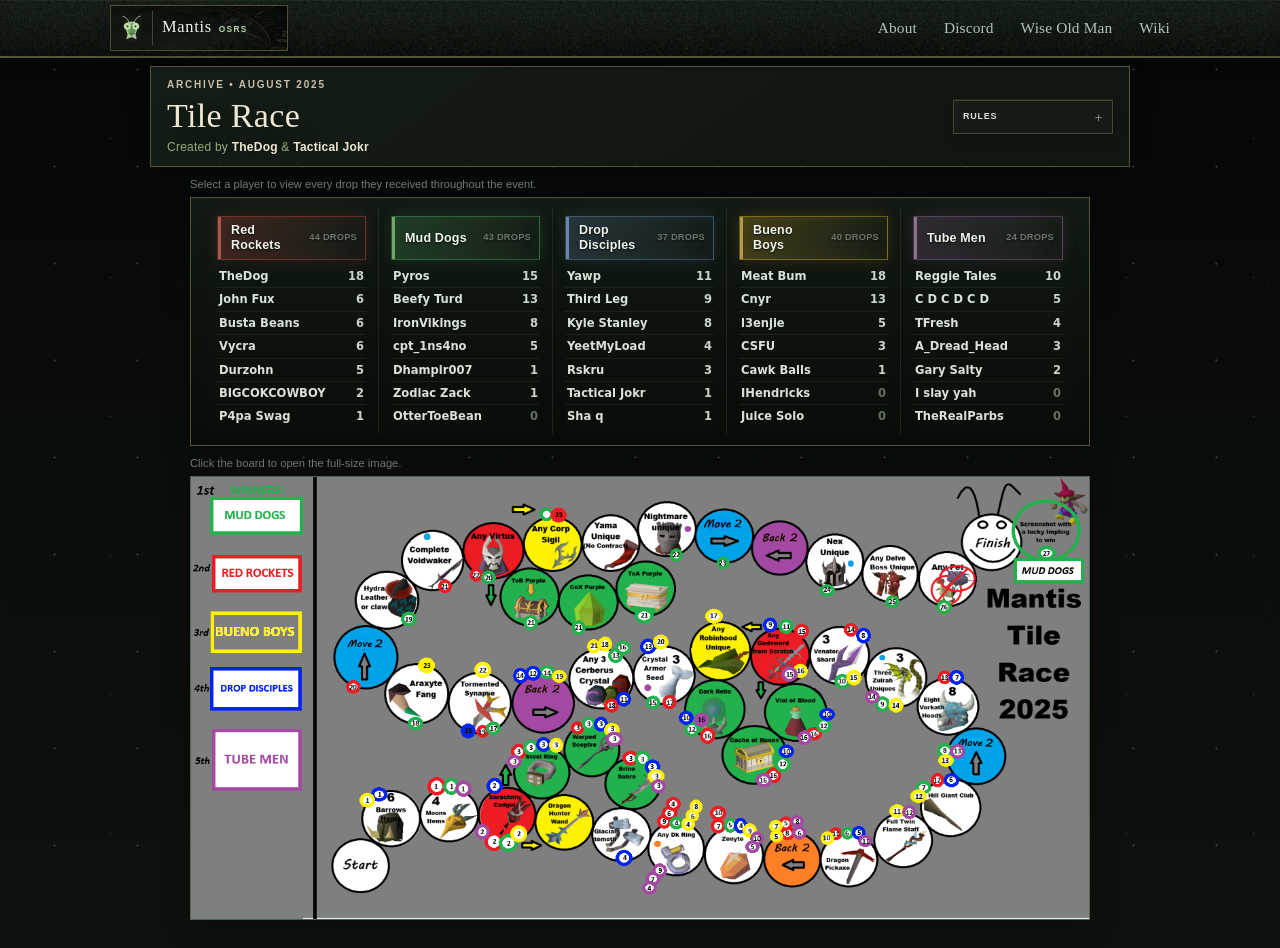
<file: events/2025-tile-race.html>
<!DOCTYPE html>

<html lang="en">
<head>
<meta charset="utf-8"/>
<meta content="width=device-width, initial-scale=1" name="viewport"/>
<link href="../images/mantis-head-mark.svg" rel="icon" type="image/svg+xml"/>
<title>Tile Race — Mantis OSRS</title>
<style>
    :root {
      --bg:#dfe8dc;
      --paper:#edf3ea;
      --ink:#1c2a20;
      --muted:#5f7063;
      --line:#aebcab;
      --panel:#f8fbf6;
      --shadow:0 10px 26px rgba(35,55,39,.10);
      --green:#4c8f52;
    }

    * { box-sizing:border-box; }

    body {
      margin:0;
      min-height:100vh;
      color:var(--ink);
      background:
        radial-gradient(circle at top left,#f0f5ed 0,#e2ebe0 42%,#d5e0d2 100%);
      font:14px/1.35 Inter,system-ui,-apple-system,Segoe UI,Roboto,Arial,sans-serif;
    }

    .site-home-bar {
      width:min(1480px,calc(100% - 24px));
      margin:12px auto 0;
    }

    .site-home-link {
      display:inline-flex;
      align-items:center;
      min-height:38px;
      padding:0 14px;
      border:1px solid #9db69d;
      border-radius:999px;
      color:#315b36;
      background:rgba(248,251,246,.97);
      box-shadow:0 5px 16px rgba(0,0,0,.08);
      text-decoration:none;
      font-weight:700;
    }

    .site-home-link:hover {
      background:#ffffff;
    }

    .wrap {
      width:min(1480px,calc(100% - 24px));
      margin:0 auto;
      padding:18px 0 28px;
    }

    .panel {
      padding:14px;
      border:1px solid var(--line);
      border-radius:16px;
      background:var(--panel);
      box-shadow:var(--shadow);
    }

    h1 {
      margin:0 0 12px;
      font-size:22px;
      line-height:1.2;
      letter-spacing:.2px;
    }

    .board-frame {
      width:100%;
      display:flex;
      justify-content:center;
      align-items:center;
      overflow:hidden;
      border:1px solid #9eae9c;
      border-radius:12px;
      background:#c5d2c2;
      padding:8px;
    }

    .board-frame a {
      display:flex;
      width:100%;
      justify-content:center;
      align-items:center;
      text-decoration:none;
    }

    img {
      display:block;
      width:100%;
      height:auto;
      max-width:100%;
      max-height:calc(100vh - 150px);
      object-fit:contain;
    }

    .hint {
      margin:9px 2px 0;
      color:var(--muted);
      font-size:12px;
    }

    @media(max-width:640px) {
      .wrap {
        padding-top:12px;
      }

      .panel {
        padding:10px;
        border-radius:12px;
      }

      h1 {
        font-size:20px;
      }

      .board-frame {
        padding:4px;
        border-radius:9px;
      }

      img {
        max-height:none;
      }
    }
  
    /* Ambient Mantis glow — structure unchanged */
    body {
      position: relative;
      overflow-x: hidden;
      background:
        radial-gradient(circle at 12% 18%, rgba(113, 188, 92, .13), transparent 24rem),
        radial-gradient(circle at 88% 68%, rgba(173, 224, 148, .09), transparent 22rem),
        radial-gradient(circle at top left, #f0f5ed 0, #e2ebe0 42%, #d5e0d2 100%);
    }

    body::before {
      content: "";
      position: fixed;
      width: 360px;
      height: 360px;
      left: -150px;
      top: 170px;
      border-radius: 50%;
      background: rgba(111, 190, 89, .08);
      filter: blur(80px);
      pointer-events: none;
      z-index: 0;
    }

    header,
    main,
    footer,
    .site-home-bar,
    .wrap {
      position: relative;
      z-index: 1;
    }

    .panel,
    .board-frame {
      box-shadow:
        0 14px 34px rgba(35, 55, 39, .12),
        inset 0 1px 0 rgba(255,255,255,.45);
    }

    .site-home-link {
      box-shadow:
        0 8px 22px rgba(35,55,39,.10),
        0 0 18px rgba(116,185,95,.05);
    }

  
    /* Match the Mantis homepage palette */
    :root {
      --bg:#101912;
      --panel:#18231b;
      --line:#394b3d;
      --text:#eef4eb;
      --muted:#a7b4a5;
      --green-pale:#d3f3bd;
    }

    body {
      color:var(--text);
      background:
        linear-gradient(180deg,#050706 0%,#090c0a 42%,#0d120f 100%);
      overflow-x:hidden;
    }

    .site-home-link {
      color:var(--green-pale);
      background:rgba(24,35,27,.96);
      border-color:#536a57;
      box-shadow:
        0 10px 26px rgba(0,0,0,.20),
        inset 0 1px 0 rgba(255,255,255,.025);
    }

    .site-home-link:hover {
      background:#1e2c21;
    }

    .panel {
      color:var(--text);
      background:
        linear-gradient(145deg,#1b281e,#17221a);
      border-color:#445947;
      box-shadow:
        0 18px 42px rgba(0,0,0,.18),
        inset 0 1px 0 rgba(255,255,255,.03);
    }

    .board-frame {
      background:#101912;
      border-color:#526655;
      box-shadow:
        0 14px 34px rgba(0,0,0,.22),
        inset 0 1px 0 rgba(255,255,255,.025);
    }

    h1 {
      color:var(--text);
      text-shadow:0 14px 32px rgba(0,0,0,.24);
    }

    .hint {
      color:var(--muted);
    }


    body::before,
    body::after {
      inset:auto;
      width:auto;
      height:auto;
      border-radius:0;
      background:none;
      filter:none;
      opacity:1;
    }


    /* Vertical ambient glow streaks */
    body::before,
    body::after {
      content: "";
      position: fixed;
      top: -22vh;
      bottom: -22vh;
      width: 52px;
      height: auto;
      border-radius: 0;
      pointer-events: none;
      z-index: 0;
      filter: blur(8px);
      opacity: .82;
      background:
        linear-gradient(
          180deg,
          transparent 0%,
          rgba(165, 255, 164, .00) 10%,
          rgba(165, 255, 164, .08) 24%,
          rgba(120, 255, 143, .20) 40%,
          rgba(236, 255, 244, .72) 50%,
          rgba(120, 255, 143, .20) 60%,
          rgba(165, 255, 164, .08) 76%,
          rgba(165, 255, 164, .00) 90%,
          transparent 100%
        );
      animation: streakDrift 8s ease-in-out infinite;
    }

    body::before {
      left: 8%;
    }

    body::after {
      right: 8%;
      width: 52px;
      opacity: .82;
      animation-delay: -3.2s;
      animation-duration: 10s;
    }

    @keyframes streakDrift {
      0%, 100% { transform: translateY(-7%); }
      50% { transform: translateY(7%); }
    }

    @media (max-width: 700px) {
      body::before {
        left: -28px;
        width: 38px;
      }

      body::after {
        right: -24px;
        width: 38px;
      }
    }

    @media (prefers-reduced-motion: reduce) {
      body::before,
      body::after {
        animation: none !important;
      }
    }

  
    /* glossy black sheen */
    body {
      position: relative;
    }

    body > * {
      position: relative;
      z-index: 1;
    }

    body::selection {
      background: rgba(170,255,164,.25);
    }

  
    /* Team rosters — styled like the replay team cards */
    .teams-section {
      margin-top:24px;
    }

    .teams-title {
      margin:0 0 12px;
      color:var(--text);
      font-size:17px;
      line-height:1.2;
      letter-spacing:.2px;
    }

    .teams-grid {
      display:grid;
      grid-template-columns:repeat(auto-fit,minmax(220px,1fr));
      gap:12px;
      align-items:start;
    }

    .roster-card {
      overflow:hidden;
      border:1px solid #c9c3b4;
      border-radius:14px;
      color:#1f2328;
      background:#fffdf8;
      box-shadow:
        0 10px 24px rgba(0,0,0,.12),
        inset 0 1px 0 rgba(255,255,255,.55);
    }

    .roster-head {
      padding:10px 12px;
      font-weight:800;
      font-size:14px;
      line-height:1.2;
    }

    .roster-head.sage   { background:#d9edcf; }
    .roster-head.moss   { background:#cce1bf; }
    .roster-head.red    { background:#f2d0cf; }
    .roster-head.green  { background:#d9edcf; }
    .roster-head.blue   { background:#d6e4f8; }
    .roster-head.yellow { background:#f7ebbd; }
    .roster-head.purple { background:#ead8e8; }
    .roster-head.gray   { background:#e5e5e5; }

    .roster-list {
      margin:0;
      padding:0;
      list-style:none;
    }

    .roster-list li {
      padding:7px 11px;
      border-top:1px solid #ebe5d6;
      font-size:13px;
      line-height:1.25;
    }

    @media(max-width:640px) {
      .teams-section {
        margin-top:18px;
      }

      .teams-grid {
        grid-template-columns:1fr;
      }

      .roster-card {
        border-radius:12px;
      }
    }

  
    /* Dark roster-list refinement */
    .roster-card{
      border-color:#3c4b3f;
      color:#eef4eb;
      background:#121915;
      box-shadow:
        0 10px 24px rgba(0,0,0,.22),
        inset 0 1px 0 rgba(255,255,255,.025);
    }

    .roster-head{
      color:#172019;
    }

    .roster-list{
      color:#eef4eb;
      background:
        linear-gradient(180deg,rgba(255,255,255,.018),rgba(255,255,255,0)),
        #121915;
    }

    .roster-list li{
      color:#e8efe6;
      border-top-color:#2d3930;
    }

    .roster-list li:nth-child(even){
      background:rgba(255,255,255,.018);
    }


    /* V1.48 — event identity header and board section label */
    .event-page-header {
      position:relative;
      overflow:hidden;
      margin:0 0 16px;
      padding:15px 18px 14px;
      border:1px solid #4d6551;
      border-radius:12px;
      background:
        linear-gradient(135deg,rgba(54,78,59,.72),rgba(21,31,24,.96) 58%,rgba(17,25,20,.98));
      box-shadow:
        0 13px 28px rgba(0,0,0,.20),
        inset 0 1px 0 rgba(255,255,255,.035),
        0 0 22px rgba(112,176,92,.055);
    }

    .event-page-header::after {
      content:"";
      position:absolute;
      left:18px;
      right:18px;
      bottom:0;
      height:1px;
      background:linear-gradient(90deg,rgba(155,221,128,.62),rgba(155,221,128,.12),transparent);
    }

    .event-page-date {
      color:#a9c99d;
      font-size:10px;
      font-weight:800;
      letter-spacing:.18em;
      line-height:1.2;
      text-transform:uppercase;
    }

    .event-page-header h1 {
      margin:4px 0 5px;
      color:#f0f5ed;
      font-size:clamp(24px,3vw,34px);
      line-height:1.08;
      letter-spacing:.01em;
      text-shadow:0 10px 26px rgba(0,0,0,.28);
    }

    .event-page-credit {
      margin:0;
      color:#9fac9d;
      font-size:12px;
      line-height:1.35;
    }

    .event-page-credit .creator-name {
      color:#d3f3bd;
      font-weight:800;
    }

    .event-section-title {
      display:flex;
      align-items:center;
      gap:10px;
      margin:0 0 10px;
      color:#b9d8a9;
      font-size:11px;
      font-weight:800;
      letter-spacing:.16em;
      line-height:1.2;
      text-transform:uppercase;
    }

    .event-section-title::after {
      content:"";
      flex:1;
      height:1px;
      background:linear-gradient(90deg,rgba(121,157,119,.55),transparent);
    }

    @media(max-width:640px) {
      .event-page-header {
        margin-bottom:13px;
        padding:13px 14px 12px;
        border-radius:10px;
      }

      .event-page-header::after {
        left:14px;
        right:14px;
      }

      .event-page-header h1 {
        font-size:25px;
      }
    }

  

    /* V1.49 — sharper homepage-matched event surfaces */
    .site-home-link,
    .panel,
    .board-frame,
    .event-page-header,
    .roster-card {
      border-radius:0;
    }

    .site-home-link {
      position:relative;
      border-color:#4e6651;
      background:
        linear-gradient(180deg,rgba(255,255,255,.025),rgba(255,255,255,0)),
        #151e18;
      box-shadow:
        0 10px 26px rgba(0,0,0,.22),
        0 0 18px rgba(116,190,94,.035),
        inset 0 1px 0 rgba(255,255,255,.025),
        inset 0 0 0 4px rgba(145,202,124,.025);
    }

    .site-home-link:hover {
      background:
        linear-gradient(180deg,rgba(255,255,255,.035),rgba(255,255,255,0)),
        #1a261d;
    }

    .panel {
      position:relative;
      isolation:isolate;
      border-color:#4e6651;
      background:
        linear-gradient(145deg,rgba(255,255,255,.018),rgba(255,255,255,0) 38%),
        #151e18;
      box-shadow:
        0 18px 42px rgba(0,0,0,.22),
        0 0 28px rgba(121,218,98,.035),
        inset 0 1px 0 rgba(255,255,255,.025);
    }

    .panel::after {
      content:"";
      position:absolute;
      inset:10px;
      z-index:0;
      pointer-events:none;
      border:1px solid rgba(134,202,112,.075);
      box-shadow:inset 0 0 15px rgba(121,218,98,.018);
    }

    .panel > * {
      position:relative;
      z-index:1;
    }

    .event-page-header {
      isolation:isolate;
      border-color:#4e6651;
      background:
        linear-gradient(115deg,rgba(255,255,255,.035),transparent 30%),
        linear-gradient(135deg,#1c2a1f,#111912 72%);
      box-shadow:
        0 14px 30px rgba(0,0,0,.22),
        0 0 24px rgba(116,190,94,.04),
        inset 0 1px 0 rgba(255,255,255,.028);
    }

    .event-page-header::before {
      content:"";
      position:absolute;
      inset:8px;
      z-index:0;
      pointer-events:none;
      border:1px solid rgba(150,214,128,.09);
      box-shadow:inset 0 0 16px rgba(121,218,98,.018);
    }

    .event-page-header > * {
      position:relative;
      z-index:1;
    }

    .board-frame {
      border-color:#4e6651;
      background:#0d140f;
      box-shadow:
        0 14px 34px rgba(0,0,0,.24),
        inset 0 0 0 1px rgba(134,202,112,.045),
        inset 0 1px 0 rgba(255,255,255,.02);
    }

    .teams-title {
      display:flex;
      align-items:center;
      gap:10px;
    }

    .teams-title::after {
      content:"";
      flex:1;
      height:1px;
      background:linear-gradient(90deg,rgba(134,202,112,.38),transparent);
      box-shadow:0 0 8px rgba(121,218,98,.06);
    }

    .roster-card {
      position:relative;
      isolation:isolate;
      border-color:#445947;
      background:#101711;
      box-shadow:
        0 12px 28px rgba(0,0,0,.22),
        inset 0 1px 0 rgba(255,255,255,.022),
        inset 0 0 0 6px rgba(134,202,112,.018);
    }

    .roster-head {
      color:#edf4e9;
      border-bottom:1px solid rgba(144,187,132,.20);
      text-shadow:0 1px 10px rgba(0,0,0,.25);
    }

    .roster-head.sage,
    .roster-head.moss,
    .roster-head.green {
      background:linear-gradient(90deg,#29422e,#1b2b1e);
      border-left:4px solid #72a766;
    }

    .roster-head.red {
      background:linear-gradient(90deg,#422827,#281b1b);
      border-left:4px solid #a85854;
    }

    .roster-head.blue {
      background:linear-gradient(90deg,#273746,#19232c);
      border-left:4px solid #6489ad;
    }

    .roster-head.yellow {
      color:#f4efd5;
      background:linear-gradient(90deg,#453d24,#292619);
      border-left:4px solid #b59a45;
    }

    .roster-head.purple {
      background:linear-gradient(90deg,#3d2c3d,#271d28);
      border-left:4px solid #956a93;
    }

    .roster-head.gray {
      background:linear-gradient(90deg,#343b36,#222823);
      border-left:4px solid #89938b;
    }

    @media(max-width:640px) {
      .site-home-link,
      .panel,
      .board-frame,
      .event-page-header,
      .roster-card {
        border-radius:0;
      }

      .panel::after {
        inset:8px;
      }

      .event-page-header::before {
        inset:7px;
      }
    }

  </style>
<link href="../assets/v160.css" rel="stylesheet"/>
<link href="../assets/v169-event-clean.css" rel="stylesheet"/>
<link href="../assets/v170-event-detail.css" rel="stylesheet"/>
<link href="../assets/v171-polish.css" rel="stylesheet"/>
<link href="../assets/v172-polish.css" rel="stylesheet"/>
<link href="../assets/site-nav-v71331.css" rel="stylesheet"/>
<style>

  /* Tile Race drop leaderboard */
  .drop-score-note {
    margin: 0 0 12px;
    color: var(--muted);
    font-size: 12px;
  }
  .drop-score-table {
    width: 100%;
    border-collapse: collapse;
    background: transparent;
  }
  .drop-score-table th,
  .drop-score-table td {
    padding: 7px 11px;
    border-top: 1px solid rgba(235,229,214,.16);
    font-size: 13px;
    line-height: 1.25;
  }
  .drop-score-table thead th {
    color: #a7b4a5;
    font-size: 11px;
    text-transform: uppercase;
    letter-spacing: .08em;
    font-weight: 800;
    background: rgba(255,255,255,.025);
  }
  .drop-score-table th:first-child,
  .drop-score-table td:first-child { text-align: left; }
  .drop-score-table th:last-child,
  .drop-score-table td:last-child {
    width: 58px;
    text-align: right;
    font-variant-numeric: tabular-nums;
    font-weight: 800;
  }
  .drop-score-table tbody tr:nth-child(even) { background: rgba(255,255,255,.018); }
  .drop-score-table tbody tr:hover { background: rgba(180,255,173,.055); }
  .drop-player-btn {
    appearance: none;
    border: 0;
    background: none;
    padding: 0;
    margin: 0;
    color: #eef4eb;
    font: inherit;
    font-weight: 700;
    cursor: pointer;
    text-align: left;
    text-decoration: underline;
    text-decoration-color: rgba(211,243,189,.38);
    text-underline-offset: 3px;
  }
  .drop-player-btn:hover,
  .drop-player-btn:focus-visible { color: #d3f3bd; }
  .drop-player-btn:focus-visible {
    outline: 2px solid #86b77f;
    outline-offset: 3px;
    border-radius: 3px;
  }
  .drop-zero .drop-player-btn { color: #9aa69a; font-weight: 600; }
  .roster-head .team-drop-total {
    float: right;
    font-size: 12px;
    font-weight: 800;
    opacity: .72;
  }
  .additional-player-card { grid-column: 1 / -1; }
  .roster-head.gray { color: #172019; }

  .drop-modal-backdrop {
    position: fixed;
    inset: 0;
    z-index: 10000;
    display: none;
    align-items: center;
    justify-content: center;
    padding: 20px;
    background: rgba(2,5,3,.78);
    backdrop-filter: blur(5px);
  }
  .drop-modal-backdrop.show { display: flex; }
  .drop-modal {
    width: min(560px, 100%);
    max-height: min(760px, calc(100vh - 40px));
    overflow: hidden;
    border: 1px solid #4a604f;
    border-radius: 16px;
    background: linear-gradient(145deg,#1b281e,#111914);
    color: #eef4eb;
    box-shadow: 0 28px 80px rgba(0,0,0,.48);
  }
  .drop-modal-head {
    display: flex;
    justify-content: space-between;
    align-items: flex-start;
    gap: 16px;
    padding: 16px 18px 12px;
    border-bottom: 1px solid #344439;
  }
  .drop-modal-title { margin: 0; font-size: 20px; line-height: 1.15; }
  .drop-modal-sub { margin-top: 4px; color: #a7b4a5; font-size: 12px; }
  .drop-modal-close {
    border: 1px solid #526655;
    border-radius: 9px;
    background: #1c2820;
    color: #eef4eb;
    padding: 7px 10px;
    cursor: pointer;
    font-weight: 700;
  }
  .drop-modal-close:hover { background: #263529; }
  .drop-modal-stats {
    padding: 10px 18px;
    color: #d3f3bd;
    border-bottom: 1px solid #344439;
    font-size: 13px;
    font-weight: 700;
  }
  .drop-modal-list {
    max-height: min(570px, calc(100vh - 190px));
    overflow: auto;
    padding: 12px 18px 18px;
  }
  .drop-modal-row {
    display: grid;
    grid-template-columns: 34px 1fr;
    gap: 10px;
    padding: 8px 0;
    border-bottom: 1px solid rgba(82,102,85,.38);
    font-size: 13px;
  }
  .drop-modal-row:last-child { border-bottom: 0; }
  .drop-modal-num { color: #839283; font-variant-numeric: tabular-nums; }
  .drop-modal-empty { color: #a7b4a5; padding: 8px 0; }
  body.drop-modal-open { overflow: hidden; }

  @media (max-width: 640px) {
    .drop-score-table th,
    .drop-score-table td { padding: 8px 10px; }
    .drop-modal-backdrop { padding: 10px; }
    .drop-modal { max-height: calc(100vh - 20px); border-radius: 12px; }
    .drop-modal-list { max-height: calc(100vh - 180px); }
  }

</style>

<style id="event-v813-refresh">
  /* v8.13: shared refreshed event-page interface, based on the finished Tile Wars/Bingo system. */
  body.event-refresh-v813.site-nav-v71331 > .v160-nav-shell {
    width: min(1060px, calc(100% - 28px)) !important;
    min-height: 58px !important;
    margin: 0 auto !important;
    padding: 4px 0 7px !important;
    gap: 22px !important;
  }

  body.event-refresh-v813.site-nav-v71331 .v160-brand {
    position: relative !important;
    isolation: isolate !important;
    overflow: hidden !important;
    background: rgba(4, 7, 5, .86) !important;
    border-color: rgba(150, 148, 94, .50) !important;
    box-shadow: inset 0 0 0 1px rgba(224,224,186,.024), 0 5px 14px rgba(0,0,0,.15) !important;
  }

  body.event-refresh-v813.site-nav-v71331 .v160-brand::after {
    content: "" !important;
    display: block !important;
    position: absolute !important;
    inset: 0 !important;
    z-index: 0 !important;
    pointer-events: none !important;
    opacity: 1 !important;
    background-image:
      linear-gradient(90deg, rgba(2,4,3,.64) 0%, rgba(2,4,3,.56) 30%, rgba(2,4,3,.48) 62%, rgba(2,4,3,.48) 100%),
      url("../images/home-button-botanical-v6398.webp") !important;
    background-repeat: no-repeat, no-repeat !important;
    background-size: 100% 100%, cover !important;
    background-position: center, 72% 48% !important;
    filter: saturate(.76) brightness(.98) contrast(1.035) !important;
  }

  body.event-refresh-v813.site-nav-v71331 .v160-brand:hover,
  body.event-refresh-v813.site-nav-v71331 .v160-brand:focus-visible {
    color: #fff !important;
    background: rgba(10,16,11,.94) !important;
    border-color: rgba(184,180,112,.66) !important;
    box-shadow: inset 0 0 0 1px rgba(224,224,186,.032), 0 6px 18px rgba(0,0,0,.20) !important;
  }

  body.event-refresh-v813.site-nav-v71331 .v160-brand:hover::after,
  body.event-refresh-v813.site-nav-v71331 .v160-brand:focus-visible::after {
    background-image:
      linear-gradient(90deg, rgba(2,4,3,.56) 0%, rgba(2,4,3,.48) 30%, rgba(2,4,3,.40) 62%, rgba(2,4,3,.40) 100%),
      url("../images/home-button-botanical-v6398.webp") !important;
    filter: saturate(.80) brightness(1.03) contrast(1.035) !important;
  }

  body.event-refresh-v813.site-nav-v71331 .v160-brand > * {
    position: relative !important;
    z-index: 2 !important;
  }

  body.event-refresh-v813 .event-refresh-wrap {
    width: min(1060px, calc(100% - 28px)) !important;
    margin: 0 auto !important;
    padding: 8px 0 28px !important;
  }

  body.event-refresh-v813 .event-page-shell {
    width: min(980px, 100%) !important;
    margin: 0 auto !important;
    padding: 0 !important;
    color: inherit !important;
    border: 0 !important;
    border-radius: 0 !important;
    background: transparent !important;
    box-shadow: none !important;
    overflow: visible !important;
  }

  body.event-refresh-v813 .event-page-header {
    position: relative !important;
    z-index: 200 !important;
    display: grid !important;
    grid-template-columns: minmax(230px, 1fr) minmax(126px, 160px) !important;
    grid-template-areas: "date date" "title info" "credit credit" !important;
    align-items: center !important;
    column-gap: 12px !important;
    row-gap: 0 !important;
    overflow: visible !important;
    margin: 0 0 10px !important;
    padding: 12px 16px 11px !important;
    border: 1px solid rgba(150,148,94,.50) !important;
    border-radius: 0 !important;
    background:
      url("../images/paper-grain-v760.png") center / 256px 256px repeat,
      linear-gradient(180deg, rgba(79,96,69,.072) 0%, rgba(52,65,47,.044) 58%, rgba(28,37,29,.018) 100%),
      linear-gradient(180deg, rgba(14,21,16,.998) 0%, rgba(7,12,9,.998) 100%) !important;
    box-shadow:
      inset 0 1px 0 rgba(215,216,179,.052),
      inset 0 -1px 0 rgba(150,146,96,.10),
      inset 0 -12px 25px rgba(0,0,0,.16),
      0 12px 28px rgba(0,0,0,.18) !important;
    isolation: isolate !important;
  }

  body.event-refresh-v813 .event-page-header::before,
  body.event-refresh-v813 .event-page-header::after,
  body.event-refresh-v813 .event-page-header .v170-header-ornament {
    content: none !important;
    display: none !important;
  }

  body.event-refresh-v813 .event-page-date {
    grid-area: date !important;
    margin: 0 0 4px !important;
    color: #c7c0aa !important;
    font: 800 10px/1.2 Arial, Helvetica, sans-serif !important;
    letter-spacing: .18em !important;
    text-transform: uppercase !important;
  }

  body.event-refresh-v813 .event-page-header h1 {
    grid-area: title !important;
    min-width: 0 !important;
    margin: 3px 0 4px !important;
    color: #eee8d2 !important;
    font-family: Georgia, "Times New Roman", serif !important;
    font-size: clamp(24px, 3vw, 34px) !important;
    font-weight: 400 !important;
    line-height: 1.08 !important;
    letter-spacing: .01em !important;
    text-shadow: 0 10px 26px rgba(0,0,0,.28) !important;
  }

  body.event-refresh-v813 .event-page-credit {
    grid-area: credit !important;
    margin: 0 !important;
    color: #95ad7c !important;
    font: 400 .72rem/1.35 Arial, Helvetica, sans-serif !important;
    letter-spacing: .02em !important;
  }

  body.event-refresh-v813 .event-page-credit .creator-name {
    color: #c5d1bf !important;
    font-weight: 700 !important;
  }

  body.event-refresh-v813 .event-info-grid {
    grid-area: info !important;
    position: relative !important;
    z-index: 210 !important;
    display: grid !important;
    grid-template-columns: 1fr !important;
    width: 100% !important;
    margin: 0 !important;
    padding: 0 !important;
    gap: 0 !important;
    overflow: visible !important;
  }

  body.event-refresh-v813 .event-info-panel {
    position: relative !important;
    z-index: 211 !important;
    min-width: 0 !important;
    margin: 0 !important;
    padding: 0 !important;
    overflow: visible !important;
    border: 0 !important;
    border-radius: 0 !important;
    background: transparent !important;
    box-shadow: none !important;
  }

  body.event-refresh-v813 .event-info-panel[open] { z-index: 220 !important; }

  body.event-refresh-v813 .event-info-panel summary {
    display: flex !important;
    align-items: center !important;
    justify-content: space-between !important;
    min-height: 34px !important;
    padding: 7px 9px !important;
    color: #d9e2d6 !important;
    border: 1px solid rgba(150,148,94,.36) !important;
    border-radius: 0 !important;
    background: rgba(255,255,255,.025) !important;
    box-shadow: none !important;
    cursor: pointer !important;
    list-style: none !important;
    font: 800 9px/1.1 Arial, Helvetica, sans-serif !important;
    letter-spacing: .085em !important;
    text-transform: uppercase !important;
  }

  body.event-refresh-v813 .event-info-panel summary::-webkit-details-marker { display: none !important; }
  body.event-refresh-v813 .event-info-panel summary::after {
    content: "+" !important;
    margin-left: 8px !important;
    color: #82927f !important;
    font-size: 13px !important;
    line-height: 1 !important;
    transition: transform .16s ease !important;
  }
  body.event-refresh-v813 .event-info-panel[open] summary::after { transform: rotate(45deg) !important; }
  body.event-refresh-v813 .event-info-panel[open] summary,
  body.event-refresh-v813 .event-info-panel summary:hover,
  body.event-refresh-v813 .event-info-panel summary:focus-visible {
    color: #efffe7 !important;
    border-color: rgba(181,216,143,.50) !important;
    background: rgba(106,145,95,.10) !important;
    outline: none !important;
  }

  body.event-refresh-v813 .event-info-content {
    position: absolute !important;
    z-index: 230 !important;
    top: calc(100% + 6px) !important;
    right: 0 !important;
    width: min(520px, calc(100vw - 28px)) !important;
    max-height: min(480px, calc(100vh - 110px)) !important;
    margin: 0 !important;
    padding: 14px 16px !important;
    overflow: auto !important;
    color: #cbd4c9 !important;
    border: 1px solid rgba(150,148,94,.50) !important;
    border-radius: 0 !important;
    background:
      url("../images/paper-grain-v760.png") center / 256px 256px repeat,
      linear-gradient(180deg, rgba(79,96,69,.072), rgba(28,37,29,.018)),
      linear-gradient(180deg, rgba(14,21,16,.998), rgba(7,12,9,.998)) !important;
    box-shadow: 0 18px 42px rgba(0,0,0,.42) !important;
    font: 400 .76rem/1.48 Arial, Helvetica, sans-serif !important;
  }
  body.event-refresh-v813 .event-info-content ol,
  body.event-refresh-v813 .event-info-content ul { margin: 0 !important; padding-left: 19px !important; }
  body.event-refresh-v813 .event-info-content li + li { margin-top: 8px !important; }
  body.event-refresh-v813 .event-info-content strong { color: #eef5eb !important; }

  body.event-refresh-v813 .scoreboard-outside-help {
    width: min(900px, 100%) !important;
    margin: 0 auto 5px !important;
    color: #758278 !important;
    font: 400 .7rem/1.35 Arial, Helvetica, sans-serif !important;
    text-align: left !important;
  }

  body.event-refresh-v813 .event-scoreboard-panel {
    position: relative !important;
    z-index: 1 !important;
    width: min(900px, 100%) !important;
    margin: 0 auto 10px !important;
    padding: 10px 14px 11px !important;
    border: 1px solid rgba(150,148,94,.50) !important;
    border-radius: 0 !important;
    background:
      linear-gradient(180deg, rgba(79,96,69,.072) 0%, rgba(52,65,47,.044) 58%, rgba(28,37,29,.018) 100%),
      linear-gradient(180deg, rgba(14,21,16,.998) 0%, rgba(7,12,9,.998) 100%) !important;
    box-shadow: inset 0 1px 0 rgba(215,216,179,.035), 0 12px 28px rgba(0,0,0,.18) !important;
  }

  body.event-refresh-v813 .event-scoreboard-panel.teams-section { margin-top: 0 !important; }
  body.event-refresh-v813 .event-scoreboard-panel .teams-grid {
    display: grid !important;
    grid-template-columns: repeat(auto-fit, minmax(156px, 1fr)) !important;
    align-items: start !important;
    gap: 0 !important;
    margin: 0 !important;
  }

  body.event-refresh-v813 .event-team-card {
    min-width: 0 !important;
    overflow: visible !important;
    margin: 0 !important;
    padding: 8px 12px 6px !important;
    color: #eef4eb !important;
    border: 0 !important;
    border-right: 1px solid rgba(139,159,135,.16) !important;
    border-radius: 0 !important;
    background: transparent !important;
    box-shadow: none !important;
  }
  body.event-refresh-v813 .event-team-card:last-child { border-right: 0 !important; }

  body.event-refresh-v813 .event-team-card .roster-head {
    position: relative !important;
    display: flex !important;
    align-items: baseline !important;
    justify-content: space-between !important;
    gap: 8px !important;
    margin: 0 0 4px !important;
    padding: 0 0 6px 13px !important;
    color: #e7eee4 !important;
    border: 0 !important;
    border-bottom: 1px solid rgba(144,165,140,.14) !important;
    border-radius: 0 !important;
    background: transparent !important;
    text-shadow: none !important;
    font: 700 .78rem/1.2 Arial, Helvetica, sans-serif !important;
    letter-spacing: .015em !important;
  }
  body.event-refresh-v813 .event-team-card .roster-head::before {
    content: "" !important;
    position: absolute !important;
    left: 0 !important;
    top: 1px !important;
    bottom: 6px !important;
    width: 3px !important;
    background: #7b8a7d !important;
  }
  body.event-refresh-v813 .event-team-card .roster-head.red::before { background: #a85854 !important; }
  body.event-refresh-v813 .event-team-card .roster-head.green::before,
  body.event-refresh-v813 .event-team-card .roster-head.sage::before,
  body.event-refresh-v813 .event-team-card .roster-head.moss::before { background: #72a766 !important; }
  body.event-refresh-v813 .event-team-card .roster-head.blue::before { background: #6489ad !important; }
  body.event-refresh-v813 .event-team-card .roster-head.yellow::before { background: #b59a45 !important; }
  body.event-refresh-v813 .event-team-card .roster-head.purple::before { background: #8d6f91 !important; }
  body.event-refresh-v813 .event-team-card .roster-head.gray::before { background: #89918c !important; }

  body.event-refresh-v813 .event-team-card .team-drop-total {
    color: #89968b !important;
    font-size: .58rem !important;
    font-weight: 800 !important;
    letter-spacing: .025em !important;
    text-transform: uppercase !important;
    white-space: nowrap !important;
  }

  body.event-refresh-v813 .drop-score-table {
    width: 100% !important;
    border-collapse: collapse !important;
    border: 0 !important;
    background: transparent !important;
    box-shadow: none !important;
  }
  body.event-refresh-v813 .drop-score-table thead { display: none !important; }
  body.event-refresh-v813 .drop-score-table td {
    padding: 4px 2px !important;
    color: #cbd4c9 !important;
    border: 0 !important;
    border-bottom: 1px solid rgba(139,159,135,.11) !important;
    background: transparent !important;
    font-size: .72rem !important;
  }
  body.event-refresh-v813 .drop-score-table tbody tr:last-child td { border-bottom: 0 !important; }
  body.event-refresh-v813 .drop-score-table tbody tr:hover,
  body.event-refresh-v813 .drop-score-table tbody tr:nth-child(even) { background: transparent !important; }
  body.event-refresh-v813 .drop-player-btn {
    color: #d9e2d6 !important;
    text-decoration: none !important;
  }
  body.event-refresh-v813 .drop-player-btn:hover,
  body.event-refresh-v813 .drop-player-btn:focus-visible {
    color: #b5d88f !important;
    text-decoration: underline !important;
    text-underline-offset: 3px !important;
    outline: none !important;
  }
  body.event-refresh-v813 .drop-zero td { color: #657168 !important; }

  body.event-refresh-v813 .roster-list {
    margin: 0 !important;
    padding: 0 !important;
    list-style: none !important;
  }
  body.event-refresh-v813 .roster-list li {
    margin: 0 !important;
    padding: 4px 2px !important;
    color: #cbd4c9 !important;
    border: 0 !important;
    border-bottom: 1px solid rgba(139,159,135,.11) !important;
    background: transparent !important;
    font: 400 .72rem/1.3 Arial, Helvetica, sans-serif !important;
  }
  body.event-refresh-v813 .roster-list li:last-child { border-bottom: 0 !important; }
  body.event-refresh-v813 .roster-list li:nth-child(even) { background: transparent !important; }

  body.event-refresh-v813 .event-board-frame {
    position: relative !important;
    z-index: 1 !important;
    display: flex !important;
    width: min(900px, 100%) !important;
    margin: 0 auto !important;
    padding: 0 !important;
    overflow: hidden !important;
    border: 1px solid #4e6651 !important;
    border-radius: 0 !important;
    background: #0d140f !important;
    box-shadow: 0 14px 34px rgba(0,0,0,.24), inset 0 0 0 1px rgba(134,202,112,.045), inset 0 1px 0 rgba(255,255,255,.02) !important;
  }
  body.event-refresh-v813 .event-board-frame a,
  body.event-refresh-v813 .event-board-frame img {
    display: block !important;
    width: 100% !important;
    max-width: 900px !important;
    height: auto !important;
    max-height: none !important;
    margin: 0 auto !important;
    object-fit: contain !important;
  }

  /* Tile Race player modal, matching the fixed Tile Wars player window. */
  body.event-refresh-v813 .drop-modal-backdrop {
    position: fixed !important;
    inset: 0 !important;
    width: 100vw !important;
    height: 100vh !important;
    height: 100dvh !important;
    display: none !important;
    align-items: center !important;
    justify-content: center !important;
    margin: 0 !important;
    padding: 18px !important;
    z-index: 10000 !important;
    transform: none !important;
    background: rgba(2,6,3,.78) !important;
    backdrop-filter: blur(5px) !important;
    -webkit-backdrop-filter: blur(5px) !important;
  }
  body.event-refresh-v813 .drop-modal-backdrop.show { display: flex !important; }
  body.event-refresh-v813 .drop-modal {
    position: relative !important;
    display: flex !important;
    flex-direction: column !important;
    width: min(700px, 92vw) !important;
    height: min(520px, calc(100dvh - 48px)) !important;
    max-height: none !important;
    overflow: hidden !important;
    color: #cbd4c9 !important;
    border: 1px solid rgba(150,148,94,.52) !important;
    border-radius: 0 !important;
    background:
      url("../images/paper-grain-v760.png") center / 256px 256px repeat,
      linear-gradient(180deg, rgba(79,96,69,.075), rgba(28,37,29,.02)),
      linear-gradient(180deg, rgba(14,21,16,.998), rgba(7,12,9,.998)) !important;
    box-shadow: inset 0 1px 0 rgba(215,216,179,.05), inset 0 -1px 0 rgba(150,146,96,.10), 0 24px 60px rgba(0,0,0,.48) !important;
  }
  body.event-refresh-v813 .drop-modal::before {
    content: "" !important;
    position: absolute !important;
    z-index: 2 !important;
    top: -1px !important;
    left: -1px !important;
    right: -1px !important;
    height: 3px !important;
    background: #72a766 !important;
    pointer-events: none !important;
  }
  body.event-refresh-v813 .drop-modal[data-team="red"]::before { background: #a85854 !important; }
  body.event-refresh-v813 .drop-modal[data-team="green"]::before { background: #72a766 !important; }
  body.event-refresh-v813 .drop-modal[data-team="blue"]::before { background: #6489ad !important; }
  body.event-refresh-v813 .drop-modal[data-team="yellow"]::before { background: #b59a45 !important; }
  body.event-refresh-v813 .drop-modal[data-team="purple"]::before { background: #8d6f91 !important; }
  body.event-refresh-v813 .drop-modal-head {
    flex: 0 0 auto !important;
    display: flex !important;
    align-items: flex-start !important;
    justify-content: space-between !important;
    gap: 18px !important;
    padding: 19px 20px 14px !important;
    border: 0 !important;
    border-bottom: 1px solid rgba(139,159,135,.16) !important;
    background: transparent !important;
    box-shadow: none !important;
  }
  body.event-refresh-v813 .drop-modal-title {
    margin: 0 !important;
    color: #eee8d2 !important;
    font: 700 1.34rem/1.1 Georgia, "Times New Roman", serif !important;
  }
  body.event-refresh-v813 .drop-modal-sub { display: none !important; }
  body.event-refresh-v813 .drop-modal-close {
    flex: 0 0 auto !important;
    min-width: 0 !important;
    margin: 0 !important;
    padding: 7px 10px !important;
    color: #d8e2d4 !important;
    border: 1px solid rgba(150,148,94,.36) !important;
    border-radius: 0 !important;
    background: rgba(255,255,255,.025) !important;
    box-shadow: none !important;
    font: 800 .61rem/1 Arial, Helvetica, sans-serif !important;
    letter-spacing: .09em !important;
    text-transform: uppercase !important;
  }
  body.event-refresh-v813 .drop-modal-close:hover,
  body.event-refresh-v813 .drop-modal-close:focus-visible {
    color: #efffe7 !important;
    border-color: rgba(181,216,143,.50) !important;
    background: rgba(106,145,95,.10) !important;
    outline: none !important;
  }
  body.event-refresh-v813 .drop-modal-stats {
    flex: 0 0 auto !important;
    display: flex !important;
    align-items: baseline !important;
    min-height: 0 !important;
    padding: 10px 20px !important;
    color: #89968b !important;
    border: 0 !important;
    border-bottom: 1px solid rgba(139,159,135,.12) !important;
    background: transparent !important;
    font: 600 .7rem/1.3 Arial, Helvetica, sans-serif !important;
  }
  body.event-refresh-v813 .drop-modal-stats strong { color: #d9e2d6 !important; font-weight: 800 !important; }
  body.event-refresh-v813 .drop-modal-list {
    flex: 1 1 auto !important;
    min-height: 0 !important;
    overflow-x: hidden !important;
    overflow-y: auto !important;
    overscroll-behavior: contain !important;
    scrollbar-gutter: stable !important;
    padding: 4px 20px 14px !important;
    border: 0 !important;
    background: transparent !important;
    box-shadow: none !important;
  }
  body.event-refresh-v813 .drop-modal-row {
    display: grid !important;
    grid-template-columns: 32px minmax(0,1fr) !important;
    gap: 8px !important;
    align-items: baseline !important;
    margin: 0 !important;
    padding: 9px 0 !important;
    color: #cbd4c9 !important;
    border: 0 !important;
    border-bottom: 1px solid rgba(139,159,135,.105) !important;
    background: transparent !important;
    font: 400 .76rem/1.35 Arial, Helvetica, sans-serif !important;
  }
  body.event-refresh-v813 .drop-modal-row:last-child { border-bottom: 0 !important; }
  body.event-refresh-v813 .drop-modal-num { color: #78867b !important; font-size: .66rem !important; font-weight: 800 !important; }
  body.event-refresh-v813 .drop-modal-empty { padding: 18px 0 8px !important; color: #89968b !important; font: 400 .76rem/1.45 Arial, Helvetica, sans-serif !important; }

  @media (max-width: 760px) {
    body.event-refresh-v813.site-nav-v71331 > .v160-nav-shell {
      width: calc(100% - 18px) !important;
      gap: 14px !important;
      padding-top: 0 !important;
      padding-bottom: 0 !important;
    }
    body.event-refresh-v813 .event-refresh-wrap { width: calc(100% - 18px) !important; padding-top: 8px !important; }
    body.event-refresh-v813 .event-page-header {
      grid-template-columns: 1fr !important;
      grid-template-areas: "date" "title" "info" "credit" !important;
      padding: 13px 14px 12px !important;
    }
    body.event-refresh-v813 .event-page-header h1 { font-size: 25px !important; }
    body.event-refresh-v813 .event-info-grid { width: 100% !important; margin: 4px 0 5px !important; padding: 4px 0 0 !important; }
    body.event-refresh-v813 .event-info-panel summary { min-height: 32px !important; padding: 6px 7px !important; font-size: 9px !important; }
    body.event-refresh-v813 .event-info-content {
      position: fixed !important;
      top: 74px !important;
      left: 10px !important;
      right: 10px !important;
      width: auto !important;
      max-height: calc(100vh - 94px) !important;
    }
    body.event-refresh-v813 .event-scoreboard-panel { padding: 9px 11px 10px !important; }
    body.event-refresh-v813 .event-team-card { padding-left: 9px !important; padding-right: 9px !important; }
  }

  @media (max-width: 640px) {
    body.event-refresh-v813 .event-scoreboard-panel .teams-grid { grid-template-columns: 1fr !important; }
    body.event-refresh-v813 .event-team-card,
    body.event-refresh-v813 .event-team-card:last-child {
      padding-left: 2px !important;
      padding-right: 2px !important;
      border-right: 0 !important;
    }
    body.event-refresh-v813 .event-team-card + .event-team-card {
      margin-top: 8px !important;
      padding-top: 10px !important;
      border-top: 1px solid rgba(139,159,135,.16) !important;
    }
    body.event-refresh-v813 .drop-modal-backdrop { padding: 10px !important; }
    body.event-refresh-v813 .drop-modal { width: min(700px, calc(100vw - 20px)) !important; height: min(520px, calc(100dvh - 24px)) !important; }
    body.event-refresh-v813 .drop-modal-head { padding: 16px 15px 12px !important; }
    body.event-refresh-v813 .drop-modal-stats { padding: 9px 15px !important; }
    body.event-refresh-v813 .drop-modal-list { padding: 3px 15px 12px !important; }
    body.event-refresh-v813 .drop-modal-row { padding: 8px 0 !important; }
  }
</style>


  <style id="tile-race-v814-team-alignment-glow-board-hint">
    /* v8.14: reserve equal vertical space for every Tile Race team name,
       restore team-color emphasis to the name bars, and restore board guidance. */
    body.event-refresh-v813 .event-team-card .roster-head {
      box-sizing: border-box !important;
      align-items: center !important;
      min-height: 44px !important;
      margin: 0 0 5px !important;
      padding: 6px 8px 6px 13px !important;
      color: #eef4eb !important;
      border: 1px solid rgba(139,159,135,.18) !important;
      border-radius: 0 !important;
      text-shadow: 0 1px 2px rgba(0,0,0,.72) !important;
    }

    body.event-refresh-v813 .event-team-card .roster-head::before {
      top: 0 !important;
      bottom: 0 !important;
      width: 3px !important;
    }

    body.event-refresh-v813 .event-team-card .roster-head.red {
      border-color: rgba(215,84,73,.34) !important;
      background: linear-gradient(90deg, rgba(215,84,73,.22), rgba(168,88,84,.10) 72%, rgba(168,88,84,.025)) !important;
      box-shadow: inset 0 0 14px rgba(215,84,73,.08), 0 0 13px rgba(215,84,73,.16) !important;
    }
    body.event-refresh-v813 .event-team-card .roster-head.green,
    body.event-refresh-v813 .event-team-card .roster-head.sage,
    body.event-refresh-v813 .event-team-card .roster-head.moss {
      border-color: rgba(80,184,104,.36) !important;
      background: linear-gradient(90deg, rgba(80,184,104,.22), rgba(114,167,102,.10) 72%, rgba(114,167,102,.025)) !important;
      box-shadow: inset 0 0 14px rgba(80,184,104,.08), 0 0 13px rgba(80,184,104,.16) !important;
    }
    body.event-refresh-v813 .event-team-card .roster-head.blue {
      border-color: rgba(100,137,173,.40) !important;
      background: linear-gradient(90deg, rgba(100,137,173,.24), rgba(100,137,173,.10) 72%, rgba(100,137,173,.025)) !important;
      box-shadow: inset 0 0 14px rgba(100,137,173,.09), 0 0 13px rgba(100,137,173,.17) !important;
    }
    body.event-refresh-v813 .event-team-card .roster-head.yellow {
      border-color: rgba(231,183,46,.38) !important;
      background: linear-gradient(90deg, rgba(231,183,46,.23), rgba(181,154,69,.10) 72%, rgba(181,154,69,.025)) !important;
      box-shadow: inset 0 0 14px rgba(231,183,46,.08), 0 0 13px rgba(231,183,46,.16) !important;
    }
    body.event-refresh-v813 .event-team-card .roster-head.purple {
      border-color: rgba(151,108,157,.38) !important;
      background: linear-gradient(90deg, rgba(151,108,157,.22), rgba(141,111,145,.10) 72%, rgba(141,111,145,.025)) !important;
      box-shadow: inset 0 0 14px rgba(151,108,157,.08), 0 0 13px rgba(151,108,157,.16) !important;
    }
    body.event-refresh-v813 .event-team-card .roster-head.gray {
      border-color: rgba(137,145,140,.34) !important;
      background: linear-gradient(90deg, rgba(137,145,140,.20), rgba(137,145,140,.09) 72%, rgba(137,145,140,.02)) !important;
      box-shadow: inset 0 0 14px rgba(137,145,140,.07), 0 0 12px rgba(137,145,140,.14) !important;
    }

    body.event-refresh-v813 .event-team-card .team-drop-total {
      flex: 0 0 auto !important;
      align-self: center !important;
    }

    body.event-refresh-v813 .board-outside-help {
      width: min(900px, 100%) !important;
      margin: 0 auto 5px !important;
      padding: 0 !important;
      color: #758278 !important;
      font: 400 .7rem/1.35 Arial, Helvetica, sans-serif !important;
      text-align: left !important;
    }

    body.event-refresh-v813 .board-outside-help + .event-board-frame {
      margin-top: 0 !important;
    }

    @media (max-width: 680px) {
      body.event-refresh-v813 .event-team-card .roster-head {
        min-height: 40px !important;
      }
      body.event-refresh-v813 .board-outside-help {
        margin-bottom: 4px !important;
        padding: 0 1px !important;
        font-size: .66rem !important;
      }
    }
  </style>


<style id="v815-creator-color-consistency">
  .event-page-credit {
    color: #95ad7c !important;
  }
  .event-page-credit .creator-name {
    color: #eee8d2 !important;
  }
</style>

<style id="v819-event-creator-standard">
  body.v161-event-page .event-page-header .event-page-credit {
    color: #95ad7c !important;
    font-family: Arial, Helvetica, sans-serif !important;
    font-size: 12px !important;
    font-weight: 400 !important;
    line-height: 1.35 !important;
  }
  body.v161-event-page .event-page-header .event-page-credit .creator-name {
    color: #eee8d2 !important;
    -webkit-text-fill-color: #eee8d2 !important;
    font-family: Arial, Helvetica, sans-serif !important;
    font-size: 12px !important;
    font-weight: 800 !important;
    line-height: 1.35 !important;
  }
</style>
</head>
<body class="v161-event-page v169-clean-event v170-event-polish site-nav-v71331 event-refresh-v813 tile-race-refresh">
<div aria-hidden="true" class="v161-event-dots"></div>
<header aria-label="Site navigation" class="wrap v160-nav-shell">
<a aria-label="Mantis OSRS home" class="home-brand-final v160-brand" href="../index.html">
<span aria-hidden="true" class="home-brand-icon v160-brand-icon"><img alt="" src="../images/mantis-head-mark.svg"/></span>
<span class="home-brand-wordmark v160-brand-wordmark"><span class="mantis-word">Mantis</span><span class="osrs-word">OSRS</span></span>
</a>
<nav aria-label="Clan links" class="site-links v160-nav-links">
<a href="../about.html">About</a>
<a href="https://discord.gg/YaPqtQWQ7N" rel="noopener noreferrer" target="_blank">Discord</a>
<a href="https://wiseoldman.net/groups/3875" rel="noopener noreferrer" target="_blank">Wise Old Man</a>
<a href="https://oldschool.runescape.wiki/" rel="noopener noreferrer" target="_blank">Wiki</a>
</nav>
</header>
<main class="wrap event-refresh-wrap">
<section class="event-page-shell"><header class="event-page-header">
<span aria-hidden="true" class="v170-header-ornament"></span>
<div class="event-page-date">ARCHIVE • AUGUST 2025</div>
<h1>Tile Race</h1>
<p class="event-page-credit">Created by <span class="creator-name">TheDog</span> &amp; <span class="creator-name">Tactical Jokr</span></p>
<div aria-label="Tile Race event information" class="event-info-grid v170-single-info">
<details class="event-info-panel">
<summary>Rules</summary>
<div class="event-info-content">
<ol>
<li>You will spin a wheel to move 1 or 2 spaces located in the <strong>#random-wheel</strong> channel.</li>
<li>You <strong>MUST</strong> do all red tiles.</li>
<li>You may do either the yellow or green path. Both may be completed simultaneously.</li>
<li>Roll from the yellow tile or the final green tile.</li>
<li>You can land on the orange “Go Back” tile three times. On your fourth time landing there, move forward one tile.</li>
<li>You can land on the purple “Go Back” tile three times. On your fourth time landing there, move forward one tile.</li>
<li>Only submit fully completed tiles to the <strong>#event-drops</strong> channel. Keep multiple screenshots in team chat until complete.</li>
</ol>
<p class="v170-rules-signoff">Good luck and have fun!</p>
</div>
</details>
</div>
</header><p class="drop-score-note scoreboard-outside-help">Select a player to view every drop they received throughout the event.</p><section aria-labelledby="teams-heading" class="teams-section event-scoreboard-panel">


<div class="teams-grid">
<article class="roster-card event-team-card">
<div class="roster-head red">Red Rockets <span class="team-drop-total">44 drops</span></div>
<table class="drop-score-table">
<thead><tr><th>Player</th><th>Score</th></tr></thead>
<tbody>
<tr><td><button class="drop-player-btn" data-player="TheDog" type="button">TheDog</button></td><td>18</td></tr>
<tr><td><button class="drop-player-btn" data-player="John Fux" type="button">John Fux</button></td><td>6</td></tr>
<tr><td><button class="drop-player-btn" data-player="Busta Beans" type="button">Busta Beans</button></td><td>6</td></tr>
<tr><td><button class="drop-player-btn" data-player="Vycra" type="button">Vycra</button></td><td>6</td></tr>
<tr><td><button class="drop-player-btn" data-player="Durzohn" type="button">Durzohn</button></td><td>5</td></tr>
<tr><td><button class="drop-player-btn" data-player="BIGCOKCOWBOY" type="button">BIGCOKCOWBOY</button></td><td>2</td></tr>
<tr><td><button class="drop-player-btn" data-player="P4pa Swag" type="button">P4pa Swag</button></td><td>1</td></tr>
</tbody>
</table>
</article>
<article class="roster-card event-team-card">
<div class="roster-head green">Mud Dogs <span class="team-drop-total">43 drops</span></div>
<table class="drop-score-table">
<thead><tr><th>Player</th><th>Score</th></tr></thead>
<tbody>
<tr><td><button class="drop-player-btn" data-player="Pyros" type="button">Pyros</button></td><td>15</td></tr>
<tr><td><button class="drop-player-btn" data-player="Beefy Turd" type="button">Beefy Turd</button></td><td>13</td></tr>
<tr><td><button class="drop-player-btn" data-player="IronVikings" type="button">IronVikings</button></td><td>8</td></tr>
<tr><td><button class="drop-player-btn" data-player="cpt_1ns4no" type="button">cpt_1ns4no</button></td><td>5</td></tr>
<tr><td><button class="drop-player-btn" data-player="Dhampir007" type="button">Dhampir007</button></td><td>1</td></tr>
<tr><td><button class="drop-player-btn" data-player="Zodiac Zack" type="button">Zodiac Zack</button></td><td>1</td></tr>
<tr class="drop-zero"><td><button class="drop-player-btn" data-player="OtterToeBean" type="button">OtterToeBean</button></td><td>0</td></tr>
</tbody>
</table>
</article>
<article class="roster-card event-team-card">
<div class="roster-head blue">Drop Disciples <span class="team-drop-total">37 drops</span></div>
<table class="drop-score-table">
<thead><tr><th>Player</th><th>Score</th></tr></thead>
<tbody>
<tr><td><button class="drop-player-btn" data-player="Yawp" type="button">Yawp</button></td><td>11</td></tr>
<tr><td><button class="drop-player-btn" data-player="Third Leg" type="button">Third Leg</button></td><td>9</td></tr>
<tr><td><button class="drop-player-btn" data-player="Kyle Stanley" type="button">Kyle Stanley</button></td><td>8</td></tr>
<tr><td><button class="drop-player-btn" data-player="YeetMyLoad" type="button">YeetMyLoad</button></td><td>4</td></tr>
<tr><td><button class="drop-player-btn" data-player="Rskru" type="button">Rskru</button></td><td>3</td></tr>
<tr><td><button class="drop-player-btn" data-player="Tactical Jokr" type="button">Tactical Jokr</button></td><td>1</td></tr>
<tr><td><button class="drop-player-btn" data-player="Sha q" type="button">Sha q</button></td><td>1</td></tr>
</tbody>
</table>
</article>
<article class="roster-card event-team-card">
<div class="roster-head yellow">Bueno Boys <span class="team-drop-total">40 drops</span></div>
<table class="drop-score-table">
<thead><tr><th>Player</th><th>Score</th></tr></thead>
<tbody>
<tr><td><button class="drop-player-btn" data-player="Meat Bum" type="button">Meat Bum</button></td><td>18</td></tr>
<tr><td><button class="drop-player-btn" data-player="Cnyr" type="button">Cnyr</button></td><td>13</td></tr>
<tr><td><button class="drop-player-btn" data-player="l3enjie" type="button">l3enjie</button></td><td>5</td></tr>
<tr><td><button class="drop-player-btn" data-player="CSFU" type="button">CSFU</button></td><td>3</td></tr>
<tr><td><button class="drop-player-btn" data-player="Cawk Balls" type="button">Cawk Balls</button></td><td>1</td></tr>
<tr class="drop-zero"><td><button class="drop-player-btn" data-player="IHendricks" type="button">IHendricks</button></td><td>0</td></tr>
<tr class="drop-zero"><td><button class="drop-player-btn" data-player="Juice Solo" type="button">Juice Solo</button></td><td>0</td></tr>
</tbody>
</table>
</article>
<article class="roster-card event-team-card">
<div class="roster-head purple">Tube Men <span class="team-drop-total">24 drops</span></div>
<table class="drop-score-table">
<thead><tr><th>Player</th><th>Score</th></tr></thead>
<tbody>
<tr><td><button class="drop-player-btn" data-player="Reggie Tales" type="button">Reggie Tales</button></td><td>10</td></tr>
<tr><td><button class="drop-player-btn" data-player="C D C D C D" type="button">C D C D C D</button></td><td>5</td></tr>
<tr><td><button class="drop-player-btn" data-player="TFresh" type="button">TFresh</button></td><td>4</td></tr>
<tr><td><button class="drop-player-btn" data-player="A_Dread_Head" type="button">A_Dread_Head</button></td><td>3</td></tr>
<tr><td><button class="drop-player-btn" data-player="Gary Salty" type="button">Gary Salty</button></td><td>2</td></tr>
<tr class="drop-zero"><td><button class="drop-player-btn" data-player="I slay yah" type="button">I slay yah</button></td><td>0</td></tr>
<tr class="drop-zero"><td><button class="drop-player-btn" data-player="TheRealParbs" type="button">TheRealParbs</button></td><td>0</td></tr>
</tbody>
</table>
</article>
</div>
</section><p class="scoreboard-outside-help board-outside-help">Click the board to open the full-size image.</p><div class="board-frame event-board-frame">
<a href="../images/mantis_race.png" rel="noopener" target="_blank">
<img alt="Final board for the 2025 Mantis Tile Race" src="../images/mantis_race.png"/>
</a>
</div></section>
</main>
<script>
(function() {
  const playerDrops = {"A_Dread_Head": ["Moons item","Brine saber","Dragon pickaxe"],"BIGCOKCOWBOY": ["Brine saber","Vorkath head"],"Beefy Turd": ["Brine saber","Dragon pickaxe","Venator shard","Pegasian crystal","Virtus robe bottom","Zaryte vambraces","Doom pet","Moons item","Zenyte shard","Crystal armour seed","Araxyte fang","Osmumten's fang","Inquisitor's mace"],"Busta Beans": ["Moons item","Warped sceptre","DK ring","DK ring","Vorkath head","Voidwaker hilt"],"C D C D C D": ["Moons item","Moons item","Sarachnis cudgel","DK ring","DK ring"],"CSFU": ["Brine saber","Brine saber","Hill giant club"],"Cawk Balls": ["Primordial crystal"],"Cnyr": ["Barrows piece","Barrows piece","DK ring","Zenyte shard","Ice elemental staff crown","Fire elemental staff crown","Venator shard","Venator shard","Venator shard","Zamorak hilt","Godsword shard 3","Godsword shard 1","Crystal armour seed"],"Dhampir007": ["Godsword shard 2"],"Durzohn": ["Moons item","Moons item","Sarachnis cudgel","Vorkath head","Cache of runes"],"Gary Salty": ["Warped sceptre","Zenyte shard"],"I slay yah": [],"IHendricks": [],"IronVikings": ["Sarachnis cudgel","Steel ring","Steel ring","DK ring","Dark relic","Crystal armour seed","Crystal armour seed","Godsword shard 3"],"John Fux": ["Zenyte shard","Vorkath head","Vorkath head","Venator shard","Dark relic","Crystal armour seed"],"Juice Solo": [],"Kyle Stanley": ["Barrows piece","Hill giant club","Vorkath head","Vorkath head","Dark relic","Vial of blood","Primordial crystal","Crystal armour seed"],"Meat Bum": ["Barrows piece","Barrows piece","Sarachnis cudgel","Steel ring","Warped sceptre","DK ring","DK ring","Magic fang","Magic fang","Tanzanite fang","Godsword shard 2","Ranger boots","Primordial crystal","Eternal crystal","Eternal crystal","Crystal armour seed","Crystal armour seed","Tormented synapse"],"OtterToeBean": [],"P4pa Swag": ["Moons item"],"Pyros": ["Moons item","Hill giant club","Magic fang","Serpentine visage","Serpentine visage","Venator shard","Bandos hilt","Godsword shard 1","Vial of blood","Cache of runes","Pegasian crystal","Primordial crystal","Primordial crystal","Eternal crystal","Primordial crystal"],"Reggie Tales": ["Ice elemental staff crown","Magma mutagen","Godsword shard 3","Moons item","Zenyte shard","DK ring","Fire elemental staff","Tanzanite fang","Godsword shard 1","Godsword shard 2"],"Rskru": ["Dragon pickaxe","Godsword shard 2","Crystal armour seed"],"Sha q": ["Glacial Tomatli"],"TFresh": ["Steel ring","DK ring","Magma mutagen","Saradomin hilt"],"Tactical Jokr": ["Vorkath head"],"TheDog": ["Steel ring","DK ring","Zenyte shard","DK ring","Hill giant club","Vorkath head","Vorkath head","Venator shard","Godsword shard 2","Godsword shard 1","Godsword shard 3","Bandos hilt","Vial of blood","Eternal crystal","Pegasian crystal","Pegasian crystal","Voidwaker blade","Voidwaker gem"],"TheRealParbs": [],"Third Leg": ["Barrows piece","Barrows piece","Warped sceptre","Steel ring","Vorkath head","Vorkath head","Bandos hilt","Pegasian crystal","Pegasian crystal"],"Vycra": ["Dragon pickaxe","Vorkath head","Venator shard","Crystal armour seed","Crystal armour seed","Virtus robe bottom"],"Yawp": ["Barrows piece","Sarachnis cudgel","Vorkath head","Vorkath head","Vorkath head","Venator shard","Venator shard","Venator shard","Godsword shard 3","Cache of runes","Crystal armour seed"],"YeetMyLoad": ["Barrows piece","Brine saber","Zenyte shard","Godsword shard 1"],"Zodiac Zack": ["Moons item"],"cpt_1ns4no": ["Moons item","Warped sceptre","Venator shard","Tormented synapse","Hydra's claw"],"l3enjie": ["Barrows piece","Barrows piece","Dragon pickaxe","Primordial crystal","Pegasian crystal"]};
  const playerTeams = {"TheDog": "Red Rockets","John Fux": "Red Rockets","Busta Beans": "Red Rockets","P4pa Swag": "Red Rockets","Durzohn": "Red Rockets","Vycra": "Red Rockets","BIGCOKCOWBOY": "Red Rockets","Beefy Turd": "Mud Dogs","Pyros": "Mud Dogs","IronVikings": "Mud Dogs","cpt_1ns4no": "Mud Dogs","Dhampir007": "Mud Dogs","OtterToeBean": "Mud Dogs","Zodiac Zack": "Mud Dogs","Kyle Stanley": "Drop Disciples","Yawp": "Drop Disciples","Tactical Jokr": "Drop Disciples","YeetMyLoad": "Drop Disciples","Rskru": "Drop Disciples","Third Leg": "Drop Disciples","Sha q": "Drop Disciples","Cnyr": "Bueno Boys","Meat Bum": "Bueno Boys","l3enjie": "Bueno Boys","Cawk Balls": "Bueno Boys","IHendricks": "Bueno Boys","Juice Solo": "Bueno Boys","CSFU": "Bueno Boys","C D C D C D": "Tube Men","Reggie Tales": "Tube Men","I slay yah": "Tube Men","TFresh": "Tube Men","TheRealParbs": "Tube Men","Gary Salty": "Tube Men","A_Dread_Head": "Tube Men"};

  const backdrop = document.createElement('div');
  backdrop.className = 'drop-modal-backdrop';
  backdrop.setAttribute('aria-hidden','true');
  backdrop.innerHTML = `
    <section class="drop-modal" role="dialog" aria-modal="true" aria-labelledby="dropModalTitle">
      <div class="drop-modal-head">
        <div>
          <h2 id="dropModalTitle" class="drop-modal-title">Player</h2>
          <div id="dropModalSub" class="drop-modal-sub"></div>
        </div>
        <button id="dropModalClose" class="drop-modal-close" type="button">Close</button>
      </div>
      <div id="dropModalStats" class="drop-modal-stats"></div>
      <div id="dropModalList" class="drop-modal-list"></div>
    </section>`;
  document.body.appendChild(backdrop);

  const title = backdrop.querySelector('#dropModalTitle');
  const sub = backdrop.querySelector('#dropModalSub');
  const stats = backdrop.querySelector('#dropModalStats');
  const list = backdrop.querySelector('#dropModalList');
  const close = backdrop.querySelector('#dropModalClose');
  let lastFocus = null;

  function escapeHtml(value) {
    return String(value).replace(/[&<>"']/g, ch => ({'&':'&amp;','<':'&lt;','>':'&gt;','"':'&quot;',"'":'&#039;'})[ch]);
  }

  function openPlayer(player) {
    const drops = playerDrops[player] || [];
    lastFocus = document.activeElement;
    title.textContent = player;
    sub.textContent = playerTeams[player] || 'Tile Race';
    stats.innerHTML = `<strong>Total drops:</strong> ${drops.length}`;
    const modal = backdrop.querySelector('.drop-modal');
    const teamName = playerTeams[player] || '';
    modal.dataset.team = /red/i.test(teamName) ? 'red' : /mud/i.test(teamName) ? 'green' : /drop disciples/i.test(teamName) ? 'blue' : /bueno/i.test(teamName) ? 'yellow' : /tube/i.test(teamName) ? 'purple' : 'green';
    if (!drops.length) {
      list.innerHTML = '<div class="drop-modal-empty">No recorded drops for this player.</div>';
    } else {
      list.innerHTML = drops.map((item,index) => `
        <div class="drop-modal-row">
          <div class="drop-modal-num">${index + 1}.</div>
          <div>${escapeHtml(item)}</div>
        </div>`).join('');
    }
    backdrop.classList.add('show');
    backdrop.setAttribute('aria-hidden','false');
    document.body.classList.add('drop-modal-open');
    close.focus();
  }

  function closeModal() {
    backdrop.classList.remove('show');
    backdrop.setAttribute('aria-hidden','true');
    document.body.classList.remove('drop-modal-open');
    if (lastFocus && typeof lastFocus.focus === 'function') lastFocus.focus();
  }

  document.addEventListener('click', event => {
    const button = event.target.closest('.drop-player-btn');
    if (button) openPlayer(button.dataset.player);
  });
  close.addEventListener('click', closeModal);
  backdrop.addEventListener('click', event => { if (event.target === backdrop) closeModal(); });
  document.addEventListener('keydown', event => { if (event.key === 'Escape' && backdrop.classList.contains('show')) closeModal(); });
})();
</script>
</body>
</html>
</file>
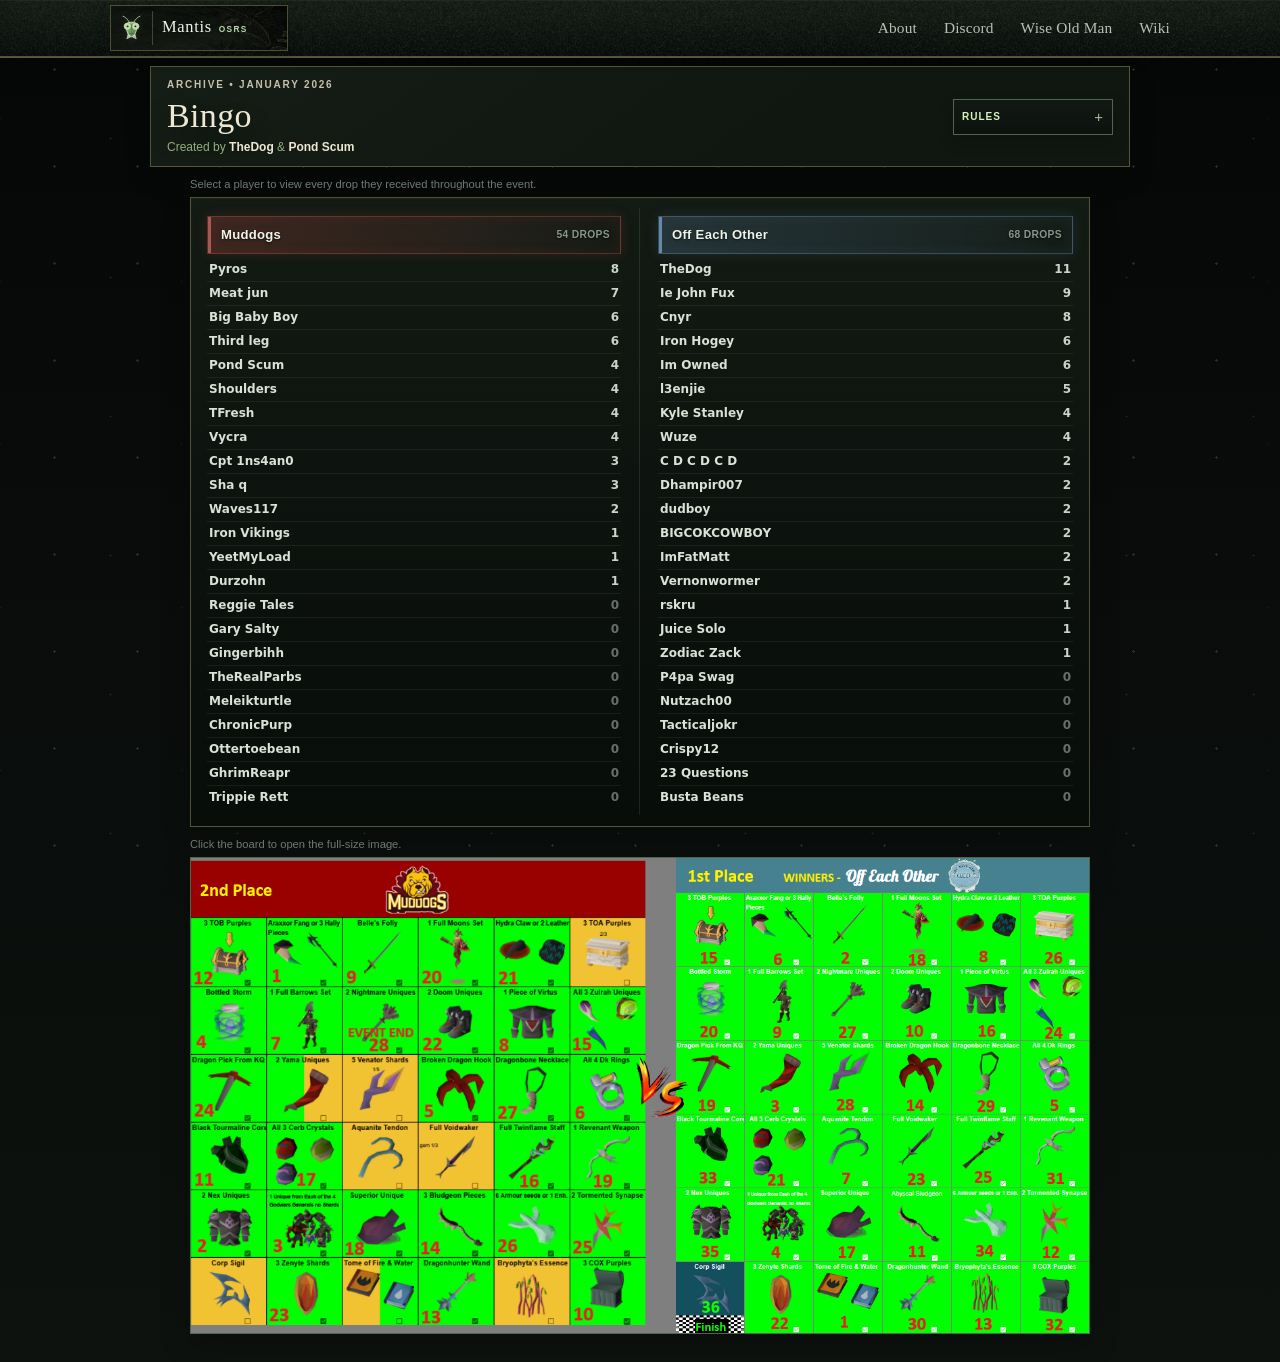
<file: events/2026-bingo.html>
<!doctype html>
<html lang="en">
<head>
  <meta charset="utf-8">
  <meta name="viewport" content="width=device-width, initial-scale=1">
  <link rel="icon" href="../images/mantis-head-mark.svg" type="image/svg+xml">
  <title>Bingo — Mantis OSRS</title>
  <style>
    :root {
      --bg:#dfe8dc;
      --paper:#edf3ea;
      --ink:#1c2a20;
      --muted:#5f7063;
      --line:#aebcab;
      --panel:#f8fbf6;
      --shadow:0 10px 26px rgba(35,55,39,.10);
      --green:#4c8f52;
    }

    * { box-sizing:border-box; }

    body {
      margin:0;
      min-height:100vh;
      color:var(--ink);
      background:
        radial-gradient(circle at top left,#f0f5ed 0,#e2ebe0 42%,#d5e0d2 100%);
      font:14px/1.35 Inter,system-ui,-apple-system,Segoe UI,Roboto,Arial,sans-serif;
    }

    .site-home-bar {
      width:min(1480px,calc(100% - 24px));
      margin:12px auto 0;
    }

    .site-home-link {
      display:inline-flex;
      align-items:center;
      min-height:38px;
      padding:0 14px;
      border:1px solid #9db69d;
      border-radius:999px;
      color:#315b36;
      background:rgba(248,251,246,.97);
      box-shadow:0 5px 16px rgba(0,0,0,.08);
      text-decoration:none;
      font-weight:700;
    }

    .site-home-link:hover {
      background:#ffffff;
    }

    .wrap {
      width:min(1480px,calc(100% - 24px));
      margin:0 auto;
      padding:18px 0 28px;
    }

    .panel {
      padding:14px;
      border:1px solid var(--line);
      border-radius:16px;
      background:var(--panel);
      box-shadow:var(--shadow);
    }

    h1 {
      margin:0 0 12px;
      font-size:22px;
      line-height:1.2;
      letter-spacing:.2px;
    }

    .board-frame {
      width:100%;
      display:flex;
      justify-content:center;
      align-items:center;
      overflow:hidden;
      border:1px solid #9eae9c;
      border-radius:12px;
      background:#c5d2c2;
      padding:8px;
    }

    .board-frame a {
      display:flex;
      width:100%;
      justify-content:center;
      align-items:center;
      text-decoration:none;
    }

    img {
      display:block;
      width:100%;
      height:auto;
      max-width:100%;
      max-height:calc(100vh - 150px);
      object-fit:contain;
    }

    .hint {
      margin:9px 2px 0;
      color:var(--muted);
      font-size:12px;
    }

    @media(max-width:640px) {
      .wrap {
        padding-top:12px;
      }

      .panel {
        padding:10px;
        border-radius:12px;
      }

      h1 {
        font-size:20px;
      }

      .board-frame {
        padding:4px;
        border-radius:9px;
      }

      img {
        max-height:none;
      }
    }
  
    /* Ambient Mantis glow — structure unchanged */
    body {
      position: relative;
      overflow-x: hidden;
      background:
        radial-gradient(circle at 12% 18%, rgba(113, 188, 92, .13), transparent 24rem),
        radial-gradient(circle at 88% 68%, rgba(173, 224, 148, .09), transparent 22rem),
        radial-gradient(circle at top left, #f0f5ed 0, #e2ebe0 42%, #d5e0d2 100%);
    }

    body::before {
      content: "";
      position: fixed;
      width: 360px;
      height: 360px;
      left: -150px;
      top: 170px;
      border-radius: 50%;
      background: rgba(111, 190, 89, .08);
      filter: blur(80px);
      pointer-events: none;
      z-index: 0;
    }

    header,
    main,
    footer,
    .site-home-bar,
    .wrap {
      position: relative;
      z-index: 1;
    }

    .panel,
    .board-frame {
      box-shadow:
        0 14px 34px rgba(35, 55, 39, .12),
        inset 0 1px 0 rgba(255,255,255,.45);
    }

    .site-home-link {
      box-shadow:
        0 8px 22px rgba(35,55,39,.10),
        0 0 18px rgba(116,185,95,.05);
    }

  
    /* Match the Mantis homepage palette */
    :root {
      --bg:#101912;
      --panel:#18231b;
      --line:#394b3d;
      --text:#eef4eb;
      --muted:#a7b4a5;
      --green-pale:#d3f3bd;
    }

    body {
      color:var(--text);
      background:
        linear-gradient(180deg,#050706 0%,#090c0a 42%,#0d120f 100%);
      overflow-x:hidden;
    }

    .site-home-link {
      color:var(--green-pale);
      background:rgba(24,35,27,.96);
      border-color:#536a57;
      box-shadow:
        0 10px 26px rgba(0,0,0,.20),
        inset 0 1px 0 rgba(255,255,255,.025);
    }

    .site-home-link:hover {
      background:#1e2c21;
    }

    .panel {
      color:var(--text);
      background:
        linear-gradient(145deg,#1b281e,#17221a);
      border-color:#445947;
      box-shadow:
        0 18px 42px rgba(0,0,0,.18),
        inset 0 1px 0 rgba(255,255,255,.03);
    }

    .board-frame {
      background:#101912;
      border-color:#526655;
      box-shadow:
        0 14px 34px rgba(0,0,0,.22),
        inset 0 1px 0 rgba(255,255,255,.025);
    }

    h1 {
      color:var(--text);
      text-shadow:0 14px 32px rgba(0,0,0,.24);
    }

    .hint {
      color:var(--muted);
    }


    body::before,
    body::after {
      inset:auto;
      width:auto;
      height:auto;
      border-radius:0;
      background:none;
      filter:none;
      opacity:1;
    }


    /* Vertical ambient glow streaks */
    body::before,
    body::after {
      content: "";
      position: fixed;
      top: -22vh;
      bottom: -22vh;
      width: 52px;
      height: auto;
      border-radius: 0;
      pointer-events: none;
      z-index: 0;
      filter: blur(8px);
      opacity: .82;
      background:
        linear-gradient(
          180deg,
          transparent 0%,
          rgba(165, 255, 164, .00) 10%,
          rgba(165, 255, 164, .08) 24%,
          rgba(120, 255, 143, .20) 40%,
          rgba(236, 255, 244, .72) 50%,
          rgba(120, 255, 143, .20) 60%,
          rgba(165, 255, 164, .08) 76%,
          rgba(165, 255, 164, .00) 90%,
          transparent 100%
        );
      animation: streakDrift 8s ease-in-out infinite;
    }

    body::before {
      left: 8%;
    }

    body::after {
      right: 8%;
      width: 52px;
      opacity: .82;
      animation-delay: -3.2s;
      animation-duration: 10s;
    }

    @keyframes streakDrift {
      0%, 100% { transform: translateY(-7%); }
      50% { transform: translateY(7%); }
    }

    @media (max-width: 700px) {
      body::before {
        left: -28px;
        width: 38px;
      }

      body::after {
        right: -24px;
        width: 38px;
      }
    }

    @media (prefers-reduced-motion: reduce) {
      body::before,
      body::after {
        animation: none !important;
      }
    }

  
    /* glossy black sheen */
    body {
      position: relative;
    }

    body > * {
      position: relative;
      z-index: 1;
    }

    body::selection {
      background: rgba(170,255,164,.25);
    }

  
    /* Team rosters — styled like the replay team cards */
    .teams-section {
      margin-top:24px;
    }

    .teams-title {
      margin:0 0 12px;
      color:var(--text);
      font-size:17px;
      line-height:1.2;
      letter-spacing:.2px;
    }

    .teams-grid {
      display:grid;
      grid-template-columns:repeat(auto-fit,minmax(220px,1fr));
      gap:12px;
      align-items:start;
    }

    .roster-card {
      overflow:hidden;
      border:1px solid #c9c3b4;
      border-radius:14px;
      color:#1f2328;
      background:#fffdf8;
      box-shadow:
        0 10px 24px rgba(0,0,0,.12),
        inset 0 1px 0 rgba(255,255,255,.55);
    }

    .roster-head {
      padding:10px 12px;
      font-weight:800;
      font-size:14px;
      line-height:1.2;
    }

    .roster-head.sage   { background:#d9edcf; }
    .roster-head.moss   { background:#cce1bf; }
    .roster-head.red    { background:#f2d0cf; }
    .roster-head.green  { background:#d9edcf; }
    .roster-head.blue   { background:#d6e4f8; }
    .roster-head.yellow { background:#f7ebbd; }
    .roster-head.purple { background:#ead8e8; }
    .roster-head.gray   { background:#e5e5e5; }

    .roster-list {
      margin:0;
      padding:0;
      list-style:none;
    }

    .roster-list li {
      padding:7px 11px;
      border-top:1px solid #ebe5d6;
      font-size:13px;
      line-height:1.25;
    }

    @media(max-width:640px) {
      .teams-section {
        margin-top:18px;
      }

      .teams-grid {
        grid-template-columns:1fr;
      }

      .roster-card {
        border-radius:12px;
      }
    }

  
    /* Dark roster-list refinement */
    .roster-card{
      border-color:#3c4b3f;
      color:#eef4eb;
      background:#121915;
      box-shadow:
        0 10px 24px rgba(0,0,0,.22),
        inset 0 1px 0 rgba(255,255,255,.025);
    }

    .roster-head{
      color:#172019;
    }

    .roster-list{
      color:#eef4eb;
      background:
        linear-gradient(180deg,rgba(255,255,255,.018),rgba(255,255,255,0)),
        #121915;
    }

    .roster-list li{
      color:#e8efe6;
      border-top-color:#2d3930;
    }

    .roster-list li:nth-child(even){
      background:rgba(255,255,255,.018);
    }


    /* V1.48 — event identity header and board section label */
    .event-page-header {
      position:relative;
      overflow:hidden;
      margin:0 0 16px;
      padding:15px 18px 14px;
      border:1px solid #4d6551;
      border-radius:12px;
      background:
        linear-gradient(135deg,rgba(54,78,59,.72),rgba(21,31,24,.96) 58%,rgba(17,25,20,.98));
      box-shadow:
        0 13px 28px rgba(0,0,0,.20),
        inset 0 1px 0 rgba(255,255,255,.035),
        0 0 22px rgba(112,176,92,.055);
    }

    .event-page-header::after {
      content:"";
      position:absolute;
      left:18px;
      right:18px;
      bottom:0;
      height:1px;
      background:linear-gradient(90deg,rgba(155,221,128,.62),rgba(155,221,128,.12),transparent);
    }

    .event-page-date {
      color:#a9c99d;
      font-size:10px;
      font-weight:800;
      letter-spacing:.18em;
      line-height:1.2;
      text-transform:uppercase;
    }

    .event-page-header h1 {
      margin:4px 0 5px;
      color:#f0f5ed;
      font-size:clamp(24px,3vw,34px);
      line-height:1.08;
      letter-spacing:.01em;
      text-shadow:0 10px 26px rgba(0,0,0,.28);
    }

    .event-page-credit {
      margin:0;
      color:#9fac9d;
      font-size:12px;
      line-height:1.35;
    }

    .event-page-credit .creator-name {
      color:#d3f3bd;
      font-weight:800;
    }

    .event-section-title {
      display:flex;
      align-items:center;
      gap:10px;
      margin:0 0 10px;
      color:#b9d8a9;
      font-size:11px;
      font-weight:800;
      letter-spacing:.16em;
      line-height:1.2;
      text-transform:uppercase;
    }

    .event-section-title::after {
      content:"";
      flex:1;
      height:1px;
      background:linear-gradient(90deg,rgba(121,157,119,.55),transparent);
    }

    @media(max-width:640px) {
      .event-page-header {
        margin-bottom:13px;
        padding:13px 14px 12px;
        border-radius:10px;
      }

      .event-page-header::after {
        left:14px;
        right:14px;
      }

      .event-page-header h1 {
        font-size:25px;
      }
    }

  

    /* V1.49 — sharper homepage-matched event surfaces */
    .site-home-link,
    .panel,
    .board-frame,
    .event-page-header,
    .roster-card {
      border-radius:0;
    }

    .site-home-link {
      position:relative;
      border-color:#4e6651;
      background:
        linear-gradient(180deg,rgba(255,255,255,.025),rgba(255,255,255,0)),
        #151e18;
      box-shadow:
        0 10px 26px rgba(0,0,0,.22),
        0 0 18px rgba(116,190,94,.035),
        inset 0 1px 0 rgba(255,255,255,.025),
        inset 0 0 0 4px rgba(145,202,124,.025);
    }

    .site-home-link:hover {
      background:
        linear-gradient(180deg,rgba(255,255,255,.035),rgba(255,255,255,0)),
        #1a261d;
    }

    .panel {
      position:relative;
      isolation:isolate;
      border-color:#4e6651;
      background:
        linear-gradient(145deg,rgba(255,255,255,.018),rgba(255,255,255,0) 38%),
        #151e18;
      box-shadow:
        0 18px 42px rgba(0,0,0,.22),
        0 0 28px rgba(121,218,98,.035),
        inset 0 1px 0 rgba(255,255,255,.025);
    }

    .panel::after {
      content:"";
      position:absolute;
      inset:10px;
      z-index:0;
      pointer-events:none;
      border:1px solid rgba(134,202,112,.075);
      box-shadow:inset 0 0 15px rgba(121,218,98,.018);
    }

    .panel > * {
      position:relative;
      z-index:1;
    }

    .event-page-header {
      isolation:isolate;
      border-color:#4e6651;
      background:
        linear-gradient(115deg,rgba(255,255,255,.035),transparent 30%),
        linear-gradient(135deg,#1c2a1f,#111912 72%);
      box-shadow:
        0 14px 30px rgba(0,0,0,.22),
        0 0 24px rgba(116,190,94,.04),
        inset 0 1px 0 rgba(255,255,255,.028);
    }

    .event-page-header::before {
      content:"";
      position:absolute;
      inset:8px;
      z-index:0;
      pointer-events:none;
      border:1px solid rgba(150,214,128,.09);
      box-shadow:inset 0 0 16px rgba(121,218,98,.018);
    }

    .event-page-header > * {
      position:relative;
      z-index:1;
    }

    .board-frame {
      border-color:#4e6651;
      background:#0d140f;
      box-shadow:
        0 14px 34px rgba(0,0,0,.24),
        inset 0 0 0 1px rgba(134,202,112,.045),
        inset 0 1px 0 rgba(255,255,255,.02);
    }

    .teams-title {
      display:flex;
      align-items:center;
      gap:10px;
    }

    .teams-title::after {
      content:"";
      flex:1;
      height:1px;
      background:linear-gradient(90deg,rgba(134,202,112,.38),transparent);
      box-shadow:0 0 8px rgba(121,218,98,.06);
    }

    .roster-card {
      position:relative;
      isolation:isolate;
      border-color:#445947;
      background:#101711;
      box-shadow:
        0 12px 28px rgba(0,0,0,.22),
        inset 0 1px 0 rgba(255,255,255,.022),
        inset 0 0 0 6px rgba(134,202,112,.018);
    }

    .roster-head {
      color:#edf4e9;
      border-bottom:1px solid rgba(144,187,132,.20);
      text-shadow:0 1px 10px rgba(0,0,0,.25);
    }

    .roster-head.sage,
    .roster-head.moss,
    .roster-head.green {
      background:linear-gradient(90deg,#29422e,#1b2b1e);
      border-left:4px solid #72a766;
    }

    .roster-head.red {
      background:linear-gradient(90deg,#422827,#281b1b);
      border-left:4px solid #a85854;
    }

    .roster-head.blue {
      background:linear-gradient(90deg,#273746,#19232c);
      border-left:4px solid #6489ad;
    }

    .roster-head.yellow {
      color:#f4efd5;
      background:linear-gradient(90deg,#453d24,#292619);
      border-left:4px solid #b59a45;
    }

    .roster-head.purple {
      background:linear-gradient(90deg,#3d2c3d,#271d28);
      border-left:4px solid #956a93;
    }

    .roster-head.gray {
      background:linear-gradient(90deg,#343b36,#222823);
      border-left:4px solid #89938b;
    }

    @media(max-width:640px) {
      .site-home-link,
      .panel,
      .board-frame,
      .event-page-header,
      .roster-card {
        border-radius:0;
      }

      .panel::after {
        inset:8px;
      }

      .event-page-header::before {
        inset:7px;
      }
    }


    /* V1.51 — distinct Bingo team-name glows */
    .roster-head.red {
      text-shadow:
        0 0 11px rgba(214,82,76,.62),
        0 1px 10px rgba(0,0,0,.28);
    }

    .roster-head.blue {
      text-shadow:
        0 0 11px rgba(91,151,211,.68),
        0 1px 10px rgba(0,0,0,.28);
    }

  

    /* Bingo drop leaderboard */
    .bingo-score-note {
      margin:0 0 12px;
      color:var(--muted);
      font-size:12px;
    }

    .bingo-score-card {
      overflow:hidden;
      border:1px solid #3c4b3f;
      border-radius:14px;
      color:#eef4eb;
      background:#121915;
      box-shadow:0 10px 24px rgba(0,0,0,.22), inset 0 1px 0 rgba(255,255,255,.025);
    }

    .bingo-score-head {
      display:flex;
      align-items:center;
      justify-content:space-between;
      gap:12px;
      padding:10px 12px;
      color:#172019;
      font-weight:800;
      font-size:14px;
      line-height:1.2;
    }

    .bingo-score-head.red { background:#f2d0cf; }
    .bingo-score-head.blue { background:#d6e4f8; }

    .bingo-team-total {
      font-size:12px;
      font-weight:800;
      opacity:.75;
      white-space:nowrap;
    }

    .bingo-score-table {
      width:100%;
      border-collapse:collapse;
    }

    .bingo-score-table th,
    .bingo-score-table td {
      padding:7px 11px;
      border-top:1px solid #26332a;
      font-size:13px;
      line-height:1.25;
    }

    .bingo-score-table th {
      color:#9fb09f;
      background:#0f1612;
      font-size:11px;
      font-weight:800;
      letter-spacing:.07em;
      text-transform:uppercase;
    }

    .bingo-score-table th:first-child,
    .bingo-score-table td:first-child { text-align:left; }

    .bingo-score-table th:last-child,
    .bingo-score-table td:last-child {
      width:64px;
      text-align:right;
      font-variant-numeric:tabular-nums;
    }

    .bingo-score-table tbody tr:hover { background:#18221b; }

    .bingo-player-btn {
      appearance:none;
      border:0;
      padding:0;
      margin:0;
      background:none;
      color:#eef4eb;
      font:inherit;
      font-weight:700;
      text-align:left;
      cursor:pointer;
      text-decoration:underline;
      text-decoration-color:rgba(211,243,189,.42);
      text-underline-offset:3px;
    }

    .bingo-player-btn:hover,
    .bingo-player-btn:focus-visible { color:#d3f3bd; }

    .bingo-player-score { font-weight:800; }
    .bingo-player-score.zero { color:#718071; font-weight:700; }

    .bingo-player-modal-backdrop {
      position:fixed;
      inset:0;
      display:none;
      align-items:center;
      justify-content:center;
      padding:18px;
      z-index:2500;
      background:rgba(0,0,0,.72);
      backdrop-filter:blur(5px);
    }

    .bingo-player-modal-backdrop.show { display:flex; }

    .bingo-player-modal {
      width:min(680px,94vw);
      max-height:min(760px,86vh);
      overflow:hidden;
      display:grid;
      grid-template-rows:auto auto minmax(0,1fr);
      border:1px solid #4b6150;
      border-radius:18px;
      color:#eef4eb;
      background:linear-gradient(145deg,#1b281e,#111914);
      box-shadow:0 28px 80px rgba(0,0,0,.55), inset 0 1px 0 rgba(255,255,255,.035);
    }

    .bingo-player-modal-head {
      display:flex;
      align-items:flex-start;
      justify-content:space-between;
      gap:16px;
      padding:16px 18px 13px;
      border-bottom:1px solid #354639;
      background:#17221a;
    }

    .bingo-player-modal-title {
      margin:0;
      color:#eef4eb;
      font-size:19px;
      font-weight:800;
      line-height:1.2;
    }

    .bingo-player-modal-sub {
      margin-top:4px;
      color:#a7b4a5;
      font-size:12px;
    }

    .bingo-player-modal-close {
      flex:0 0 auto;
      border:1px solid #506454;
      border-radius:9px;
      padding:7px 10px;
      color:#d3f3bd;
      background:#101712;
      font:inherit;
      font-size:12px;
      font-weight:800;
      cursor:pointer;
    }

    .bingo-player-modal-close:hover { background:#213026; }

    .bingo-player-modal-stats {
      padding:10px 18px;
      border-bottom:1px solid #354639;
      color:#d3f3bd;
      background:#131c16;
      font-size:13px;
    }

    .bingo-player-modal-list {
      min-height:0;
      overflow:auto;
      padding:10px 18px 18px;
    }

    .bingo-player-drop {
      display:grid;
      grid-template-columns:32px minmax(0,1fr);
      gap:8px;
      align-items:start;
      padding:9px 0;
      border-bottom:1px solid #2d3b30;
      font-size:13px;
    }

    .bingo-player-drop:last-child { border-bottom:0; }
    .bingo-player-drop-number { color:#7f927f; font-variant-numeric:tabular-nums; font-weight:800; }

    .bingo-player-empty {
      padding:18px 0 4px;
      color:#a7b4a5;
      text-align:center;
      font-size:13px;
    }

    @media(max-width:640px) {
      .bingo-score-table th,
      .bingo-score-table td { padding:8px 10px; }
      .bingo-player-modal-backdrop { padding:10px; }
      .bingo-player-modal { max-height:90vh; border-radius:14px; }
      .bingo-player-modal-head { padding:14px 14px 11px; }
      .bingo-player-modal-stats { padding:9px 14px; }
      .bingo-player-modal-list { padding:8px 14px 14px; }
    }

  </style>
  <link rel="stylesheet" href="../assets/v160.css">
  <link rel="stylesheet" href="../assets/v169-event-clean.css">
  <link rel="stylesheet" href="../assets/v170-event-detail.css">
  <link rel="stylesheet" href="../assets/v171-polish.css">
  <link rel="stylesheet" href="../assets/v172-polish.css">
  <link rel="stylesheet" href="../assets/site-nav-v71331.css">
  <style id="bingo-v812-refresh">
    /* v8.12: bring Bingo onto the refreshed Tile Wars interface system. */
    body.v161-event-page.site-nav-v71331 > .v160-nav-shell {
      width: min(1060px, calc(100% - 28px)) !important;
      min-height: 58px !important;
      margin: 0 auto !important;
      padding: 4px 0 7px !important;
      gap: 22px !important;
    }

    body.v161-event-page.site-nav-v71331 .v160-brand {
      position: relative !important;
      isolation: isolate !important;
      overflow: hidden !important;
      background: rgba(4, 7, 5, .86) !important;
      border-color: rgba(150, 148, 94, .50) !important;
      box-shadow:
        inset 0 0 0 1px rgba(224, 224, 186, .024),
        0 5px 14px rgba(0, 0, 0, .15) !important;
    }

    body.v161-event-page.site-nav-v71331 .v160-brand::after {
      content: "" !important;
      display: block !important;
      position: absolute !important;
      inset: 0 !important;
      z-index: 0 !important;
      pointer-events: none !important;
      opacity: 1 !important;
      background-image:
        linear-gradient(90deg, rgba(2,4,3,.64) 0%, rgba(2,4,3,.56) 30%, rgba(2,4,3,.48) 62%, rgba(2,4,3,.48) 100%),
        url("../images/home-button-botanical-v6398.webp") !important;
      background-repeat: no-repeat, no-repeat !important;
      background-size: 100% 100%, cover !important;
      background-position: center, 72% 48% !important;
      filter: saturate(.76) brightness(.98) contrast(1.035) !important;
    }

    body.v161-event-page.site-nav-v71331 .v160-brand:hover,
    body.v161-event-page.site-nav-v71331 .v160-brand:focus-visible {
      color: #fff !important;
      background: rgba(10, 16, 11, .94) !important;
      border-color: rgba(184, 180, 112, .66) !important;
      box-shadow:
        inset 0 0 0 1px rgba(224, 224, 186, .032),
        0 6px 18px rgba(0, 0, 0, .20) !important;
    }

    body.v161-event-page.site-nav-v71331 .v160-brand:hover::after,
    body.v161-event-page.site-nav-v71331 .v160-brand:focus-visible::after {
      background-image:
        linear-gradient(90deg, rgba(2,4,3,.56) 0%, rgba(2,4,3,.48) 30%, rgba(2,4,3,.40) 62%, rgba(2,4,3,.40) 100%),
        url("../images/home-button-botanical-v6398.webp") !important;
      filter: saturate(.80) brightness(1.03) contrast(1.035) !important;
    }

    body.v161-event-page.site-nav-v71331 .v160-brand > * {
      position: relative !important;
      z-index: 2 !important;
    }

    body.v161-event-page .bingo-wrap {
      width: min(1060px, calc(100% - 28px)) !important;
      margin: 0 auto !important;
      padding: 8px 0 28px !important;
    }

    body.v161-event-page .bingo-page-shell {
      width: min(980px, 100%) !important;
      margin: 0 auto !important;
      padding: 0 !important;
      border: 0 !important;
      background: transparent !important;
      box-shadow: none !important;
    }

    body.v161-event-page .event-page-header {
      position: relative !important;
      z-index: 200 !important;
      display: grid !important;
      grid-template-columns: minmax(230px, 1fr) minmax(126px, 160px) !important;
      grid-template-areas:
        "date date"
        "title info"
        "credit credit" !important;
      align-items: center !important;
      column-gap: 12px !important;
      row-gap: 0 !important;
      overflow: visible !important;
      margin: 0 0 10px !important;
      padding: 12px 16px 11px !important;
      border: 1px solid rgba(150, 148, 94, .50) !important;
      border-radius: 0 !important;
      background:
        url("../images/paper-grain-v760.png") center / 256px 256px repeat,
        linear-gradient(180deg, rgba(79, 96, 69, .072) 0%, rgba(52, 65, 47, .044) 58%, rgba(28, 37, 29, .018) 100%),
        linear-gradient(180deg, rgba(14, 21, 16, .998) 0%, rgba(7, 12, 9, .998) 100%) !important;
      box-shadow:
        inset 0 1px 0 rgba(215, 216, 179, .052),
        inset 0 -1px 0 rgba(150, 146, 96, .10),
        inset 0 -12px 25px rgba(0, 0, 0, .16),
        0 12px 28px rgba(0, 0, 0, .18) !important;
      isolation: isolate !important;
    }

    body.v161-event-page .event-page-header::before,
    body.v161-event-page .event-page-header::after,
    body.v161-event-page .event-page-header .v170-header-ornament {
      content: none !important;
      display: none !important;
    }

    body.v161-event-page .event-page-header .event-page-date {
      grid-area: date !important;
      margin: 0 0 4px !important;
      color: #c7c0aa !important;
      font: 800 10px/1.2 Arial, Helvetica, sans-serif !important;
      letter-spacing: .18em !important;
      text-transform: uppercase !important;
    }

    body.v161-event-page .event-page-header h1 {
      grid-area: title !important;
      min-width: 0 !important;
      margin: 3px 0 4px !important;
      color: #eee8d2 !important;
      font-family: Georgia, "Times New Roman", serif !important;
      font-size: clamp(24px, 3vw, 34px) !important;
      font-weight: 400 !important;
      line-height: 1.08 !important;
      letter-spacing: .01em !important;
      text-shadow: 0 10px 26px rgba(0, 0, 0, .28) !important;
    }

    body.v161-event-page .event-page-header .event-page-credit {
      grid-area: credit !important;
      margin: 0 !important;
      color: #95ad7c !important;
      font: 400 12px/1.35 Arial, Helvetica, sans-serif !important;
    }

    body.v161-event-page .event-page-header .creator-name {
      color: #b5d88f !important;
      font-family: Arial, Helvetica, sans-serif !important;
      font-weight: 800 !important;
    }

    body.v161-event-page .event-page-header .event-info-grid {
      grid-area: info !important;
      position: relative !important;
      z-index: 210 !important;
      display: grid !important;
      grid-template-columns: 1fr !important;
      width: 100% !important;
      margin: 0 !important;
      padding: 0 !important;
      gap: 6px !important;
      overflow: visible !important;
      border: 0 !important;
      background: transparent !important;
    }

    body.v161-event-page .event-info-panel {
      position: relative !important;
      z-index: 211 !important;
      min-width: 0 !important;
      margin: 0 !important;
      padding: 0 !important;
      overflow: visible !important;
      border: 1px solid #4e6651 !important;
      border-radius: 0 !important;
      background:
        linear-gradient(180deg, rgba(255,255,255,.022), rgba(255,255,255,0)),
        rgba(10,16,12,.58) !important;
      box-shadow: 0 7px 16px rgba(0,0,0,.16) !important;
      outline: 0 !important;
    }

    body.v161-event-page .event-info-panel[open] {
      z-index: 220 !important;
    }

    body.v161-event-page .event-info-panel summary {
      position: relative !important;
      display: flex !important;
      align-items: center !important;
      justify-content: space-between !important;
      gap: 5px !important;
      min-height: 34px !important;
      padding: 7px 8px !important;
      color: #d3f3bd !important;
      border: 0 !important;
      background: transparent !important;
      box-shadow: none !important;
      font: 800 10px/1.2 Arial, Helvetica, sans-serif !important;
      letter-spacing: .10em !important;
      text-transform: uppercase !important;
      white-space: nowrap !important;
      cursor: pointer !important;
      list-style: none !important;
      transition: color .16s ease, background .16s ease !important;
    }

    body.v161-event-page .event-info-panel summary::-webkit-details-marker {
      display: none !important;
    }

    body.v161-event-page .event-info-panel summary::after {
      content: "+" !important;
      flex: 0 0 auto !important;
      color: #9fbe94 !important;
      font: 500 15px/1 Arial, Helvetica, sans-serif !important;
      transition: transform .16s ease !important;
    }

    body.v161-event-page .event-info-panel[open] summary,
    body.v161-event-page .event-info-panel summary:hover,
    body.v161-event-page .event-info-panel summary:focus-visible {
      color: #efffe7 !important;
      background: rgba(106,145,95,.10) !important;
      outline: none !important;
    }

    body.v161-event-page .event-info-panel[open] summary::after {
      transform: rotate(45deg) !important;
    }

    body.v161-event-page .event-info-content {
      position: absolute !important;
      z-index: 230 !important;
      top: calc(100% + 10px) !important;
      right: 0 !important;
      width: min(440px, calc(100vw - 28px)) !important;
      max-height: min(68vh, 560px) !important;
      overflow: auto !important;
      padding: 12px 13px 14px !important;
      color: #c2cec0 !important;
      border: 1px solid rgba(166, 158, 99, .28) !important;
      border-radius: 0 !important;
      background:
        url("../images/paper-grain-v760.png") center / 256px 256px repeat,
        linear-gradient(180deg, rgba(79, 96, 69, .072) 0%, rgba(52, 65, 47, .044) 58%, rgba(28, 37, 29, .018) 100%),
        linear-gradient(180deg, rgba(14, 21, 16, .998) 0%, rgba(7, 12, 9, .998) 100%) !important;
      box-shadow: 0 18px 38px rgba(0, 0, 0, .34) !important;
      font-size: 12px !important;
      line-height: 1.55 !important;
    }

    body.v161-event-page .event-info-content ol,
    body.v161-event-page .event-info-content ul {
      margin: 0 !important;
      padding-left: 18px !important;
    }

    body.v161-event-page .event-info-content li + li {
      margin-top: 8px !important;
    }

    body.v161-event-page .event-info-content strong {
      color: #eef5eb !important;
    }

    body.v161-event-page .scoreboard-outside-help {
      width: min(900px, 100%) !important;
      margin: 0 auto 5px !important;
      color: #758278 !important;
      font: 400 .7rem/1.35 Arial, Helvetica, sans-serif !important;
      text-align: left !important;
    }

    body.v161-event-page .bingo-scoreboard-panel {
      position: relative !important;
      z-index: 1 !important;
      width: min(900px, 100%) !important;
      margin: 0 auto 10px !important;
      padding: 10px 14px 11px !important;
      border: 1px solid rgba(150, 148, 94, .50) !important;
      border-radius: 0 !important;
      background:
        linear-gradient(180deg, rgba(79, 96, 69, .072) 0%, rgba(52, 65, 47, .044) 58%, rgba(28, 37, 29, .018) 100%),
        linear-gradient(180deg, rgba(14, 21, 16, .998) 0%, rgba(7, 12, 9, .998) 100%) !important;
      box-shadow:
        inset 0 1px 0 rgba(215,216,179,.035),
        0 12px 28px rgba(0,0,0,.18) !important;
    }

    body.v161-event-page .bingo-scoreboard-panel.teams-section {
      margin-top: 0 !important;
    }

    body.v161-event-page .bingo-scoreboard-panel .teams-grid {
      display: grid !important;
      grid-template-columns: repeat(2, minmax(0, 1fr)) !important;
      align-items: start !important;
      gap: 0 !important;
      margin: 0 !important;
    }

    body.v161-event-page .bingo-score-card {
      min-width: 0 !important;
      overflow: visible !important;
      padding: 8px 18px 6px !important;
      color: #eef4eb !important;
      border: 0 !important;
      border-right: 1px solid rgba(139,159,135,.16) !important;
      border-radius: 0 !important;
      background: transparent !important;
      box-shadow: none !important;
    }

    body.v161-event-page .bingo-score-card:first-child {
      padding-left: 2px !important;
    }

    body.v161-event-page .bingo-score-card:last-child {
      padding-right: 2px !important;
      border-right: 0 !important;
    }

    body.v161-event-page .bingo-score-head {
      position: relative !important;
      display: flex !important;
      align-items: baseline !important;
      justify-content: space-between !important;
      gap: 12px !important;
      margin: 0 0 4px !important;
      padding: 0 0 6px 13px !important;
      color: #e7eee4 !important;
      border: 0 !important;
      border-bottom: 1px solid rgba(144,165,140,.14) !important;
      background: transparent !important;
      text-shadow: none !important;
      font: 700 .82rem/1.2 Arial, Helvetica, sans-serif !important;
      letter-spacing: .02em !important;
    }

    body.v161-event-page .bingo-score-head::before {
      content: "" !important;
      position: absolute !important;
      left: 0 !important;
      top: 1px !important;
      bottom: 6px !important;
      width: 3px !important;
    }

    body.v161-event-page .bingo-score-head.red::before { background: #a85854 !important; }
    body.v161-event-page .bingo-score-head.blue::before { background: #6489ad !important; }

    body.v161-event-page .bingo-team-total {
      color: #89968b !important;
      font-size: .64rem !important;
      font-weight: 800 !important;
      letter-spacing: .035em !important;
      text-transform: uppercase !important;
      opacity: 1 !important;
    }

    body.v161-event-page .bingo-score-table {
      width: 100% !important;
      border-collapse: collapse !important;
      border: 0 !important;
      background: transparent !important;
      box-shadow: none !important;
    }

    body.v161-event-page .bingo-score-table thead {
      display: none !important;
    }

    body.v161-event-page .bingo-score-table td {
      padding: 4px 2px !important;
      color: #cbd4c9 !important;
      border: 0 !important;
      border-bottom: 1px solid rgba(139,159,135,.11) !important;
      background: transparent !important;
      font-size: .75rem !important;
    }

    body.v161-event-page .bingo-score-table tbody tr:last-child td {
      border-bottom: 0 !important;
    }

    body.v161-event-page .bingo-score-table tbody tr:hover {
      background: transparent !important;
    }

    body.v161-event-page .bingo-player-btn {
      color: #d9e2d6 !important;
      text-decoration: none !important;
    }

    body.v161-event-page .bingo-player-btn:hover,
    body.v161-event-page .bingo-player-btn:focus-visible {
      color: #b5d88f !important;
      text-decoration: underline !important;
      text-underline-offset: 3px !important;
      outline: none !important;
    }

    body.v161-event-page .bingo-player-score {
      color: #cbd4c9 !important;
      font-weight: 800 !important;
    }

    body.v161-event-page .bingo-player-score.zero {
      color: #657168 !important;
      font-weight: 700 !important;
    }

    body.v161-event-page .bingo-board-frame {
      position: relative !important;
      z-index: 1 !important;
      display: flex !important;
      width: min(900px, 100%) !important;
      margin: 0 auto !important;
      padding: 0 !important;
      overflow: hidden !important;
      border: 1px solid #4e6651 !important;
      border-radius: 0 !important;
      background: #0d140f !important;
      box-shadow:
        0 14px 34px rgba(0,0,0,.24),
        inset 0 0 0 1px rgba(134,202,112,.045),
        inset 0 1px 0 rgba(255,255,255,.02) !important;
    }

    body.v161-event-page .bingo-board-frame a,
    body.v161-event-page .bingo-board-frame img {
      display: block !important;
      width: 100% !important;
      max-width: 900px !important;
      height: auto !important;
      max-height: none !important;
      margin: 0 auto !important;
      object-fit: contain !important;
    }

    /* Tile Wars style player detail window. */
    body.v161-event-page .bingo-player-modal-backdrop {
      background: rgba(2, 6, 3, .78) !important;
      backdrop-filter: blur(5px) !important;
      -webkit-backdrop-filter: blur(5px) !important;
    }

    body.v161-event-page .bingo-player-modal {
      position: relative !important;
      display: flex !important;
      flex-direction: column !important;
      width: min(700px, 92vw) !important;
      height: min(520px, calc(100vh - 48px)) !important;
      max-height: none !important;
      overflow: hidden !important;
      color: #cbd4c9 !important;
      border: 1px solid rgba(150, 148, 94, .52) !important;
      border-radius: 0 !important;
      background:
        url("../images/paper-grain-v760.png") center / 256px 256px repeat,
        linear-gradient(180deg, rgba(79, 96, 69, .075), rgba(28, 37, 29, .02)),
        linear-gradient(180deg, rgba(14, 21, 16, .998), rgba(7, 12, 9, .998)) !important;
      box-shadow:
        inset 0 1px 0 rgba(215, 216, 179, .05),
        inset 0 -1px 0 rgba(150, 146, 96, .10),
        0 24px 60px rgba(0, 0, 0, .48) !important;
    }

    body.v161-event-page .bingo-player-modal::before {
      content: "" !important;
      position: absolute !important;
      z-index: 2 !important;
      top: -1px !important;
      left: -1px !important;
      right: -1px !important;
      height: 3px !important;
      background: #72a766 !important;
      pointer-events: none !important;
    }

    body.v161-event-page .bingo-player-modal[data-team="red"]::before { background: #a85854 !important; }
    body.v161-event-page .bingo-player-modal[data-team="blue"]::before { background: #6489ad !important; }

    body.v161-event-page .bingo-player-modal-head {
      flex: 0 0 auto !important;
      display: flex !important;
      align-items: flex-start !important;
      justify-content: space-between !important;
      gap: 18px !important;
      padding: 19px 20px 14px !important;
      border: 0 !important;
      border-bottom: 1px solid rgba(139,159,135,.16) !important;
      background: transparent !important;
      box-shadow: none !important;
    }

    body.v161-event-page .bingo-player-modal-title {
      margin: 0 !important;
      color: #eee8d2 !important;
      font: 700 1.34rem/1.1 Georgia, "Times New Roman", serif !important;
      letter-spacing: .01em !important;
      text-shadow: none !important;
    }

    body.v161-event-page .bingo-player-modal-sub {
      display: none !important;
    }

    body.v161-event-page .bingo-player-modal-close {
      flex: 0 0 auto !important;
      min-width: 0 !important;
      margin: 0 !important;
      padding: 7px 10px !important;
      color: #d8e2d4 !important;
      border: 1px solid rgba(150, 148, 94, .36) !important;
      border-radius: 0 !important;
      background: rgba(255,255,255,.025) !important;
      box-shadow: none !important;
      font: 800 .61rem/1 Arial, Helvetica, sans-serif !important;
      letter-spacing: .09em !important;
      text-transform: uppercase !important;
    }

    body.v161-event-page .bingo-player-modal-close:hover,
    body.v161-event-page .bingo-player-modal-close:focus-visible {
      color: #efffe7 !important;
      border-color: rgba(181,216,143,.50) !important;
      background: rgba(106,145,95,.10) !important;
      outline: none !important;
    }

    body.v161-event-page .bingo-player-modal-stats {
      flex: 0 0 auto !important;
      display: flex !important;
      align-items: baseline !important;
      min-height: 0 !important;
      padding: 10px 20px !important;
      color: #89968b !important;
      border: 0 !important;
      border-bottom: 1px solid rgba(139,159,135,.12) !important;
      background: transparent !important;
      box-shadow: none !important;
      font: 600 .7rem/1.3 Arial, Helvetica, sans-serif !important;
    }

    body.v161-event-page .bingo-player-modal-stats strong {
      color: #d9e2d6 !important;
      font-weight: 800 !important;
    }

    body.v161-event-page .bingo-player-modal-list {
      flex: 1 1 auto !important;
      min-height: 0 !important;
      overflow-x: hidden !important;
      overflow-y: auto !important;
      overscroll-behavior: contain !important;
      scrollbar-gutter: stable !important;
      padding: 4px 20px 14px !important;
      border: 0 !important;
      background: transparent !important;
      box-shadow: none !important;
    }

    body.v161-event-page .bingo-player-drop {
      display: grid !important;
      grid-template-columns: 32px minmax(0,1fr) !important;
      gap: 8px !important;
      align-items: baseline !important;
      margin: 0 !important;
      padding: 9px 0 !important;
      color: #cbd4c9 !important;
      border: 0 !important;
      border-bottom: 1px solid rgba(139,159,135,.105) !important;
      background: transparent !important;
      font: 400 .76rem/1.35 Arial, Helvetica, sans-serif !important;
    }

    body.v161-event-page .bingo-player-drop:last-child {
      border-bottom: 0 !important;
    }

    body.v161-event-page .bingo-player-drop-number {
      color: #78867b !important;
      font-size: .66rem !important;
      font-weight: 800 !important;
      letter-spacing: .03em !important;
    }

    body.v161-event-page .bingo-player-empty {
      padding: 18px 0 8px !important;
      color: #89968b !important;
      text-align: left !important;
      font: 400 .76rem/1.45 Arial, Helvetica, sans-serif !important;
    }

    @media (max-width: 760px) {
      body.v161-event-page.site-nav-v71331 > .v160-nav-shell {
        width: calc(100% - 18px) !important;
        gap: 14px !important;
        padding-top: 0 !important;
        padding-bottom: 0 !important;
      }

      body.v161-event-page .bingo-wrap {
        width: calc(100% - 18px) !important;
        padding-top: 8px !important;
      }

      body.v161-event-page .event-page-header {
        grid-template-columns: 1fr !important;
        grid-template-areas:
          "date"
          "title"
          "info"
          "credit" !important;
        padding: 13px 14px 12px !important;
      }

      body.v161-event-page .event-page-header h1 {
        font-size: 25px !important;
      }

      body.v161-event-page .event-page-header .event-info-grid {
        width: 100% !important;
        margin: 4px 0 5px !important;
        padding: 4px 0 0 !important;
      }

      body.v161-event-page .event-info-panel summary {
        min-height: 32px !important;
        padding: 6px 7px !important;
        font-size: 9px !important;
        letter-spacing: .07em !important;
      }

      body.v161-event-page .event-info-content {
        position: fixed !important;
        top: 74px !important;
        left: 10px !important;
        right: 10px !important;
        width: auto !important;
        max-height: calc(100vh - 94px) !important;
      }

      body.v161-event-page .bingo-scoreboard-panel {
        padding: 9px 11px 10px !important;
      }

      body.v161-event-page .bingo-score-card {
        padding-top: 7px !important;
        padding-bottom: 5px !important;
      }
    }

    @media (max-width: 640px) {
      body.v161-event-page .bingo-scoreboard-panel .teams-grid {
        grid-template-columns: 1fr !important;
      }

      body.v161-event-page .bingo-score-card,
      body.v161-event-page .bingo-score-card:first-child,
      body.v161-event-page .bingo-score-card:last-child {
        padding-left: 2px !important;
        padding-right: 2px !important;
        border-right: 0 !important;
      }

      body.v161-event-page .bingo-score-card + .bingo-score-card {
        margin-top: 8px !important;
        padding-top: 10px !important;
        border-top: 1px solid rgba(139,159,135,.16) !important;
      }

      body.v161-event-page .bingo-player-modal-backdrop {
        padding: 10px !important;
      }

      body.v161-event-page .bingo-player-modal {
        width: min(700px, calc(100vw - 20px)) !important;
        height: min(520px, calc(100vh - 24px)) !important;
      }

      body.v161-event-page .bingo-player-modal-head {
        padding: 16px 15px 12px !important;
      }

      body.v161-event-page .bingo-player-modal-stats {
        padding: 9px 15px !important;
      }

      body.v161-event-page .bingo-player-modal-list {
        padding: 3px 15px 12px !important;
      }

      body.v161-event-page .bingo-player-drop {
        padding: 8px 0 !important;
      }
    }

    @media (max-width: 520px) {
      body.v161-event-page.site-nav-v71331 > .v160-nav-shell {
        gap: 10px !important;
      }
    }
  </style>

<style id="bingo-v813-modal-position-fix">
  /* v8.13: explicitly anchor the dynamically-created Bingo modal to the viewport. */
  body.v161-event-page .bingo-player-modal-backdrop {
    position: fixed !important;
    inset: 0 !important;
    top: 0 !important;
    right: 0 !important;
    bottom: 0 !important;
    left: 0 !important;
    width: 100vw !important;
    height: 100vh !important;
    height: 100dvh !important;
    margin: 0 !important;
    padding: 18px !important;
    display: none !important;
    align-items: center !important;
    justify-content: center !important;
    z-index: 10000 !important;
    transform: none !important;
  }
  body.v161-event-page .bingo-player-modal-backdrop.show { display: flex !important; }
  body.v161-event-page .bingo-player-modal {
    position: relative !important;
    margin: 0 !important;
    inset: auto !important;
    transform: none !important;
  }
  @media (max-width: 640px) {
    body.v161-event-page .bingo-player-modal-backdrop { padding: 10px !important; }
  }
</style>


  <style id="bingo-v814-team-glow-board-hint">
    /* v8.14: restore team-color emphasis to only the leaderboard name bars
       and restore the small board-open instruction outside the board. */
    body.v161-event-page .bingo-score-head {
      box-sizing: border-box !important;
      align-items: center !important;
      min-height: 38px !important;
      padding: 7px 10px 7px 13px !important;
      border: 1px solid rgba(139,159,135,.18) !important;
      border-radius: 0 !important;
      color: #eef4eb !important;
      text-shadow: 0 1px 2px rgba(0,0,0,.72) !important;
    }

    body.v161-event-page .bingo-score-head::before {
      top: 0 !important;
      bottom: 0 !important;
      width: 3px !important;
    }

    body.v161-event-page .bingo-score-head.red {
      border-color: rgba(215,84,73,.34) !important;
      background: linear-gradient(90deg, rgba(215,84,73,.22), rgba(168,88,84,.10) 72%, rgba(168,88,84,.025)) !important;
      box-shadow: inset 0 0 14px rgba(215,84,73,.08), 0 0 13px rgba(215,84,73,.16) !important;
    }

    body.v161-event-page .bingo-score-head.blue {
      border-color: rgba(100,137,173,.40) !important;
      background: linear-gradient(90deg, rgba(100,137,173,.24), rgba(100,137,173,.10) 72%, rgba(100,137,173,.025)) !important;
      box-shadow: inset 0 0 14px rgba(100,137,173,.09), 0 0 13px rgba(100,137,173,.17) !important;
    }

    body.v161-event-page .board-outside-help {
      width: min(900px, 100%) !important;
      margin: 0 auto 5px !important;
      padding: 0 !important;
      color: #758278 !important;
      font: 400 .7rem/1.35 Arial, Helvetica, sans-serif !important;
      text-align: left !important;
    }

    body.v161-event-page .board-outside-help + .bingo-board-frame {
      margin-top: 0 !important;
    }

    @media (max-width: 680px) {
      body.v161-event-page .board-outside-help {
        margin-bottom: 4px !important;
        padding: 0 1px !important;
        font-size: .66rem !important;
      }
    }
  </style>


<style id="v815-creator-color-consistency">
  .event-page-credit {
    color: #95ad7c !important;
  }
  .event-page-credit .creator-name {
    color: #eee8d2 !important;
  }
</style>

<style id="v818-event-creator-name-white">
  body.v161-event-page .event-page-header .event-page-credit {
    color: #95ad7c !important;
  }
  body.v161-event-page .event-page-header .event-page-credit .creator-name {
    color: #ffffff !important;
    -webkit-text-fill-color: #ffffff !important;
  }
</style>

<style id="v819-event-creator-standard">
  body.v161-event-page .event-page-header .event-page-credit {
    color: #95ad7c !important;
    font-family: Arial, Helvetica, sans-serif !important;
    font-size: 12px !important;
    font-weight: 400 !important;
    line-height: 1.35 !important;
  }
  body.v161-event-page .event-page-header .event-page-credit .creator-name {
    color: #eee8d2 !important;
    -webkit-text-fill-color: #eee8d2 !important;
    font-family: Arial, Helvetica, sans-serif !important;
    font-size: 12px !important;
    font-weight: 800 !important;
    line-height: 1.35 !important;
  }
</style>
</head>
<body class="v161-event-page v169-clean-event v170-event-polish site-nav-v71331">
<div class="v161-event-dots" aria-hidden="true"></div>
<header class="wrap v160-nav-shell" aria-label="Site navigation">
  <a class="home-brand-final v160-brand" href="../index.html" aria-label="Mantis OSRS home">
    <span class="home-brand-icon v160-brand-icon" aria-hidden="true"><img src="../images/mantis-head-mark.svg" alt=""></span>
    <span class="home-brand-wordmark v160-brand-wordmark"><span class="mantis-word">Mantis</span><span class="osrs-word">OSRS</span></span>
  </a>
  <nav class="site-links v160-nav-links" aria-label="Clan links">
    <a href="../about.html">About</a>
    <a href="https://discord.gg/YaPqtQWQ7N" target="_blank" rel="noopener noreferrer">Discord</a>
    <a href="https://wiseoldman.net/groups/3875" target="_blank" rel="noopener noreferrer">Wise Old Man</a>
    <a href="https://oldschool.runescape.wiki/" target="_blank" rel="noopener noreferrer">Wiki</a>
  </nav>
</header>
<div class="wrap bingo-wrap">
  <section class="bingo-page-shell">
    <header class="event-page-header" aria-labelledby="bingo-page-title">
      <div class="event-page-date">ARCHIVE • JANUARY 2026</div>
      <h1 id="bingo-page-title">Bingo</h1>
      <p class="event-page-credit">Created by <span class="creator-name">TheDog</span> &amp; <span class="creator-name">Pond Scum</span></p>
      <div aria-label="Bingo event information" class="event-info-grid v170-single-info">
<details class="event-info-panel">
<summary>Rules</summary>
<div class="event-info-content">
<ol>
<li>The event will run for <strong>two weeks</strong>.</li>
<li>Teams will compete using traditional Bingo rules by completing tiles and forming Bingos on the event board.</li>
<li>A team that completes the <strong>entire board</strong> within the two-week event period wins immediately.</li>
<li>If no team completes the full board, the team with the <strong>most completed Bingos</strong> at the end of the event wins.</li>
<li>If teams are tied in completed Bingos, the winner will be determined by the <strong>total number of individual tiles completed</strong>.</li>
</ol>
</div>
</details>
</div>
    </header>

    <p class="bingo-score-note scoreboard-outside-help">Select a player to view every drop they received throughout the event.</p>
    <section class="teams-section bingo-scoreboard-panel" aria-label="Player scores">
      <div class="teams-grid">
<article class="bingo-score-card">
<div class="bingo-score-head red">
<span>Muddogs</span>
<span class="bingo-team-total">54 drops</span>
</div>
<table class="bingo-score-table">
<thead><tr><th scope="col">Player</th><th scope="col">Score</th></tr></thead>
<tbody>
<tr>
<td><button class="bingo-player-btn" data-player="Pyros" type="button">Pyros</button></td>
<td class="bingo-player-score">8</td>
</tr>
<tr>
<td><button class="bingo-player-btn" data-player="Meat jun" type="button">Meat jun</button></td>
<td class="bingo-player-score">7</td>
</tr>
<tr>
<td><button class="bingo-player-btn" data-player="Big Baby Boy" type="button">Big Baby Boy</button></td>
<td class="bingo-player-score">6</td>
</tr>
<tr>
<td><button class="bingo-player-btn" data-player="Third leg" type="button">Third leg</button></td>
<td class="bingo-player-score">6</td>
</tr>
<tr>
<td><button class="bingo-player-btn" data-player="Pond Scum" type="button">Pond Scum</button></td>
<td class="bingo-player-score">4</td>
</tr>
<tr>
<td><button class="bingo-player-btn" data-player="Shoulders" type="button">Shoulders</button></td>
<td class="bingo-player-score">4</td>
</tr>
<tr>
<td><button class="bingo-player-btn" data-player="TFresh" type="button">TFresh</button></td>
<td class="bingo-player-score">4</td>
</tr>
<tr>
<td><button class="bingo-player-btn" data-player="Vycra" type="button">Vycra</button></td>
<td class="bingo-player-score">4</td>
</tr>
<tr>
<td><button class="bingo-player-btn" data-player="Cpt 1ns4an0" type="button">Cpt 1ns4an0</button></td>
<td class="bingo-player-score">3</td>
</tr>
<tr>
<td><button class="bingo-player-btn" data-player="Sha q" type="button">Sha q</button></td>
<td class="bingo-player-score">3</td>
</tr>
<tr>
<td><button class="bingo-player-btn" data-player="Waves117" type="button">Waves117</button></td>
<td class="bingo-player-score">2</td>
</tr>
<tr>
<td><button class="bingo-player-btn" data-player="Iron Vikings" type="button">Iron Vikings</button></td>
<td class="bingo-player-score">1</td>
</tr>
<tr>
<td><button class="bingo-player-btn" data-player="YeetMyLoad" type="button">YeetMyLoad</button></td>
<td class="bingo-player-score">1</td>
</tr>
<tr>
<td><button class="bingo-player-btn" data-player="Durzohn" type="button">Durzohn</button></td>
<td class="bingo-player-score">1</td>
</tr>
<tr>
<td><button class="bingo-player-btn" data-player="Reggie Tales" type="button">Reggie Tales</button></td>
<td class="bingo-player-score zero">0</td>
</tr>
<tr>
<td><button class="bingo-player-btn" data-player="Gary Salty" type="button">Gary Salty</button></td>
<td class="bingo-player-score zero">0</td>
</tr>
<tr>
<td><button class="bingo-player-btn" data-player="Gingerbihh" type="button">Gingerbihh</button></td>
<td class="bingo-player-score zero">0</td>
</tr>
<tr>
<td><button class="bingo-player-btn" data-player="TheRealParbs" type="button">TheRealParbs</button></td>
<td class="bingo-player-score zero">0</td>
</tr>
<tr>
<td><button class="bingo-player-btn" data-player="Meleikturtle" type="button">Meleikturtle</button></td>
<td class="bingo-player-score zero">0</td>
</tr>
<tr>
<td><button class="bingo-player-btn" data-player="ChronicPurp" type="button">ChronicPurp</button></td>
<td class="bingo-player-score zero">0</td>
</tr>
<tr>
<td><button class="bingo-player-btn" data-player="Ottertoebean" type="button">Ottertoebean</button></td>
<td class="bingo-player-score zero">0</td>
</tr>
<tr>
<td><button class="bingo-player-btn" data-player="GhrimReapr" type="button">GhrimReapr</button></td>
<td class="bingo-player-score zero">0</td>
</tr>
<tr>
<td><button class="bingo-player-btn" data-player="Trippie Rett" type="button">Trippie Rett</button></td>
<td class="bingo-player-score zero">0</td>
</tr>
</tbody>
</table>
</article>
<article class="bingo-score-card">
<div class="bingo-score-head blue">
<span>Off Each Other</span>
<span class="bingo-team-total">68 drops</span>
</div>
<table class="bingo-score-table">
<thead><tr><th scope="col">Player</th><th scope="col">Score</th></tr></thead>
<tbody>
<tr>
<td><button class="bingo-player-btn" data-player="TheDog" type="button">TheDog</button></td>
<td class="bingo-player-score">11</td>
</tr>
<tr>
<td><button class="bingo-player-btn" data-player="Ie John Fux" type="button">Ie John Fux</button></td>
<td class="bingo-player-score">9</td>
</tr>
<tr>
<td><button class="bingo-player-btn" data-player="Cnyr" type="button">Cnyr</button></td>
<td class="bingo-player-score">8</td>
</tr>
<tr>
<td><button class="bingo-player-btn" data-player="Iron Hogey" type="button">Iron Hogey</button></td>
<td class="bingo-player-score">6</td>
</tr>
<tr>
<td><button class="bingo-player-btn" data-player="Im Owned" type="button">Im Owned</button></td>
<td class="bingo-player-score">6</td>
</tr>
<tr>
<td><button class="bingo-player-btn" data-player="l3enjie" type="button">l3enjie</button></td>
<td class="bingo-player-score">5</td>
</tr>
<tr>
<td><button class="bingo-player-btn" data-player="Kyle Stanley" type="button">Kyle Stanley</button></td>
<td class="bingo-player-score">4</td>
</tr>
<tr>
<td><button class="bingo-player-btn" data-player="Wuze" type="button">Wuze</button></td>
<td class="bingo-player-score">4</td>
</tr>
<tr>
<td><button class="bingo-player-btn" data-player="C D C D C D" type="button">C D C D C D</button></td>
<td class="bingo-player-score">2</td>
</tr>
<tr>
<td><button class="bingo-player-btn" data-player="Dhampir007" type="button">Dhampir007</button></td>
<td class="bingo-player-score">2</td>
</tr>
<tr>
<td><button class="bingo-player-btn" data-player="dudboy" type="button">dudboy</button></td>
<td class="bingo-player-score">2</td>
</tr>
<tr>
<td><button class="bingo-player-btn" data-player="BIGCOKCOWBOY" type="button">BIGCOKCOWBOY</button></td>
<td class="bingo-player-score">2</td>
</tr>
<tr>
<td><button class="bingo-player-btn" data-player="ImFatMatt" type="button">ImFatMatt</button></td>
<td class="bingo-player-score">2</td>
</tr>
<tr>
<td><button class="bingo-player-btn" data-player="Vernonwormer" type="button">Vernonwormer</button></td>
<td class="bingo-player-score">2</td>
</tr>
<tr>
<td><button class="bingo-player-btn" data-player="rskru" type="button">rskru</button></td>
<td class="bingo-player-score">1</td>
</tr>
<tr>
<td><button class="bingo-player-btn" data-player="Juice Solo" type="button">Juice Solo</button></td>
<td class="bingo-player-score">1</td>
</tr>
<tr>
<td><button class="bingo-player-btn" data-player="Zodiac Zack" type="button">Zodiac Zack</button></td>
<td class="bingo-player-score">1</td>
</tr>
<tr>
<td><button class="bingo-player-btn" data-player="P4pa Swag" type="button">P4pa Swag</button></td>
<td class="bingo-player-score zero">0</td>
</tr>
<tr>
<td><button class="bingo-player-btn" data-player="Nutzach00" type="button">Nutzach00</button></td>
<td class="bingo-player-score zero">0</td>
</tr>
<tr>
<td><button class="bingo-player-btn" data-player="Tacticaljokr" type="button">Tacticaljokr</button></td>
<td class="bingo-player-score zero">0</td>
</tr>
<tr>
<td><button class="bingo-player-btn" data-player="Crispy12" type="button">Crispy12</button></td>
<td class="bingo-player-score zero">0</td>
</tr>
<tr>
<td><button class="bingo-player-btn" data-player="23 Questions" type="button">23 Questions</button></td>
<td class="bingo-player-score zero">0</td>
</tr>
<tr>
<td><button class="bingo-player-btn" data-player="Busta Beans" type="button">Busta Beans</button></td>
<td class="bingo-player-score zero">0</td>
</tr>
</tbody>
</table>
</article>
</div>
    </section>

    <p class="scoreboard-outside-help board-outside-help">Click the board to open the full-size image.</p>
    <div class="board-frame bingo-board-frame">
      <a href="../images/BINGO_WIN11.png" target="_blank" rel="noopener">
        <img src="../images/BINGO_WIN11.png" alt="Final board for the 2026 Mantis Bingo event">
      </a>
    </div>
  </section>
</div>

<script>
const BINGO_PLAYER_DATA = {"Pond Scum":{"team":"Muddogs","drops":["Torva full helm (Nex)","Zaryte vambraces (Nex)","Dom pet","Zenyte shard"]},"Shoulders":{"team":"Muddogs","drops":["Arcane prayer scroll (CoX)","Dexterous prayer scroll (CoX)","Imbued heart","Volatile orb"]},"Meat jun":{"team":"Muddogs","drops":["Virtus robe top","Arcane prayer scroll (CoX)","Dragon hunter wand","Bludgeon piece","Bludgeon piece","Bludgeon piece","Vorki pet"]},"Big Baby Boy":{"team":"Muddogs","drops":["Araxyte fang","Zamorakian spear","Belles Folly","Zenyte shard","Tormented synapse","Volatile orb (Nightmare)"]},"Iron Vikings":{"team":"Muddogs","drops":["Tormented synapse"]},"Pyros":{"team":"Muddogs","drops":["Justiciar faceguard (ToB)","Sanguinesti staff (ToB)","Avernic defender hilt (ToB)","Tanzanite fang (Zulrah)","Blood moon chestplate (Moons)","Dual macuahuitl (Moons)","Blood moon helm (Moons)","Blood moon tassets (Moons)"]},"Reggie Tales":{"team":"Muddogs","drops":[]},"TFresh":{"team":"Muddogs","drops":["Magic fang (Zulrah)","Fire crown","Ice crown","Zenyte shard"]},"Waves117":{"team":"Muddogs","drops":["Primordial crystal","Pegasian crystal"]},"Cpt 1ns4an0":{"team":"Muddogs","drops":["Bottled storm","Broken dragon hook","Hydra leather"]},"Vycra":{"team":"Muddogs","drops":["Guthan's warspear (Barrows)","Eternal crystal","Dragon pickaxe","Enhanced crystal weapon seed"]},"Gary Salty":{"team":"Muddogs","drops":[]},"YeetMyLoad":{"team":"Muddogs","drops":["Serpentine visage (Zulrah)"]},"Sha q":{"team":"Muddogs","drops":["Eye of Ayak","DK pet","Black tourmaline core"]},"Gingerbihh":{"team":"Muddogs","drops":[]},"TheRealParbs":{"team":"Muddogs","drops":[]},"Durzohn":{"team":"Muddogs","drops":["Viggora's chainmace"]},"Meleikturtle":{"team":"Muddogs","drops":[]},"ChronicPurp":{"team":"Muddogs","drops":[]},"Ottertoebean":{"team":"Muddogs","drops":[]},"GhrimReapr":{"team":"Muddogs","drops":[]},"Third leg":{"team":"Muddogs","drops":["Bandos chestplate (GWD)","Saradomin's light (GWD)","Armadyl helmet (GWD)","Guthan's platebody (Barrows)","Guthan's chainskirt (Barrows)","Guthan's helm (Barrows)"]},"Trippie Rett":{"team":"Muddogs","drops":[]},"TheDog":{"team":"Off Each Other","drops":["Bandos boots (GWD)","Warrior ring (DKs)","Archers ring (DKs)","Berserker ring (DKs)","Seers ring (DKs)","Dom pet (Doom)","Bryophyta's essence","Broken dragon hook","Bottled storm","Inquisitor's mace","Inquisitor's great helm"]},"Kyle Stanley":{"team":"Off Each Other","drops":["Oath chest (Yama)","Eclipse atlatl (Moons)","Nihil horn","Dexterous prayer scroll"]},"Cnyr":{"team":"Off Each Other","drops":["Justiciar faceguard (ToB)","Avernic defender hilt (ToB)","Virtus robe bottom","Imbued heart","ToA pet","Torva platelegs","Arcane prayer scroll (CoX)","Bludgeon piece"]},"C D C D C D":{"team":"Off Each Other","drops":["Armadyl helmet (GWD)","Zenyte"]},"Ie John Fux":{"team":"Off Each Other","drops":["Zamorakian spear (GWD)","Dragon pickaxe","Zenyte","Pet snakeling (Zulrah)","Vorki (Vorkath pet)","Viggora's chainmace","Enhanced crystal weapon seed","Bludgeon piece","Bludgeon piece"]},"Dhampir007":{"team":"Off Each Other","drops":["Eclipse moon helm (Moons)","Fire crown"]},"l3enjie":{"team":"Off Each Other","drops":["Soulflame horn (Yama)","Verac's flail (Barrows)","Verac's brassard (Barrows)","Verac's plateskirt (Barrows)","Eclipse moon tassets (Moons)"]},"Iron Hogey":{"team":"Off Each Other","drops":["Belles Folly","Hydra claw","Pegasian crystal (Cerberus)","Primordial crystal (Cerberus)","Noon pet (Grotesque Guardians)","Arcane sigil"]},"dudboy":{"team":"Off Each Other","drops":["Venator shard","Venator shard"]},"rskru":{"team":"Off Each Other","drops":["Nid (Araxxor pet)"]},"P4pa Swag":{"team":"Off Each Other","drops":[]},"Nutzach00":{"team":"Off Each Other","drops":[]},"Wuze":{"team":"Off Each Other","drops":["Tome of water","Verac's helm (Barrows)","Venator shard","Dragon hunter wand"]},"Tacticaljokr":{"team":"Off Each Other","drops":[]},"BIGCOKCOWBOY":{"team":"Off Each Other","drops":["Tome of fire","Armadyl crossbow (GWD)"]},"ImFatMatt":{"team":"Off Each Other","drops":["Venator shard","Venator shard"]},"Crispy12":{"team":"Off Each Other","drops":[]},"Im Owned":{"team":"Off Each Other","drops":["Tormented synapse","Scythe of vitur","Eternal crystal","Zenyte","Ice crown","Ancestral hat"]},"23 Questions":{"team":"Off Each Other","drops":[]},"Busta Beans":{"team":"Off Each Other","drops":[]},"Juice Solo":{"team":"Off Each Other","drops":["Vet'ion jr. pet"]},"Zodiac Zack":{"team":"Off Each Other","drops":["Eclipse moon chestplate (Moons)"]},"Vernonwormer":{"team":"Off Each Other","drops":["Aqunite tendon","Tormented synapse"]}};
let bingoModalPlayer = null;
let bingoModalEls = null;

function bingoEscapeHtml(value) {
  return String(value).replace(/[&<>"']/g, char => ({
    "&":"&amp;", "<":"&lt;", ">":"&gt;", '"':"&quot;", "'":"&#39;"
  }[char]));
}

function ensureBingoPlayerModal() {
  if (bingoModalEls) return bingoModalEls;

  const backdrop = document.createElement("div");
  backdrop.className = "bingo-player-modal-backdrop";
  backdrop.setAttribute("aria-hidden", "true");
  backdrop.innerHTML = `
    <div class="bingo-player-modal" role="dialog" aria-modal="true" aria-labelledby="bingoPlayerModalTitle">
      <div class="bingo-player-modal-head">
        <div>
          <h2 id="bingoPlayerModalTitle" class="bingo-player-modal-title">Player</h2>
        </div>
        <button id="bingoPlayerModalClose" class="bingo-player-modal-close" type="button">Close</button>
      </div>
      <div id="bingoPlayerModalStats" class="bingo-player-modal-stats"></div>
      <div id="bingoPlayerModalList" class="bingo-player-modal-list"></div>
    </div>`;
  document.body.appendChild(backdrop);

  bingoModalEls = {
    backdrop,
    modal: backdrop.querySelector(".bingo-player-modal"),
    title: backdrop.querySelector("#bingoPlayerModalTitle"),
    stats: backdrop.querySelector("#bingoPlayerModalStats"),
    list: backdrop.querySelector("#bingoPlayerModalList"),
    close: backdrop.querySelector("#bingoPlayerModalClose")
  };

  bingoModalEls.close.addEventListener("click", closeBingoPlayerModal);
  backdrop.addEventListener("click", event => {
    if (event.target === backdrop) closeBingoPlayerModal();
  });
  document.addEventListener("keydown", event => {
    if (event.key === "Escape" && bingoModalPlayer) closeBingoPlayerModal();
  });
  return bingoModalEls;
}

function openBingoPlayerModal(player) {
  const record = BINGO_PLAYER_DATA[player];
  if (!record) return;

  bingoModalPlayer = player;
  const els = ensureBingoPlayerModal();
  els.title.textContent = player;
  els.modal.dataset.team = record.team === "Muddogs" ? "red" : "blue";
  els.stats.innerHTML = `<strong>Total drops:</strong> ${record.drops.length}`;

  if (!record.drops.length) {
    els.list.innerHTML = `<div class="bingo-player-empty">No recorded drops during the event.</div>`;
  } else {
    els.list.innerHTML = record.drops.map((drop, index) => `
      <div class="bingo-player-drop">
        <div class="bingo-player-drop-number">${index + 1}.</div>
        <div>${bingoEscapeHtml(drop)}</div>
      </div>`).join("");
  }

  els.backdrop.classList.add("show");
  els.backdrop.setAttribute("aria-hidden", "false");
  document.body.style.overflow = "hidden";
  els.close.focus();
}

function closeBingoPlayerModal() {
  bingoModalPlayer = null;
  if (!bingoModalEls) return;
  bingoModalEls.backdrop.classList.remove("show");
  bingoModalEls.backdrop.setAttribute("aria-hidden", "true");
  document.body.style.overflow = "";
}

document.addEventListener("click", event => {
  const button = event.target.closest(".bingo-player-btn");
  if (!button) return;
  openBingoPlayerModal(button.dataset.player);
});
</script>

</body>
</html>
</file>
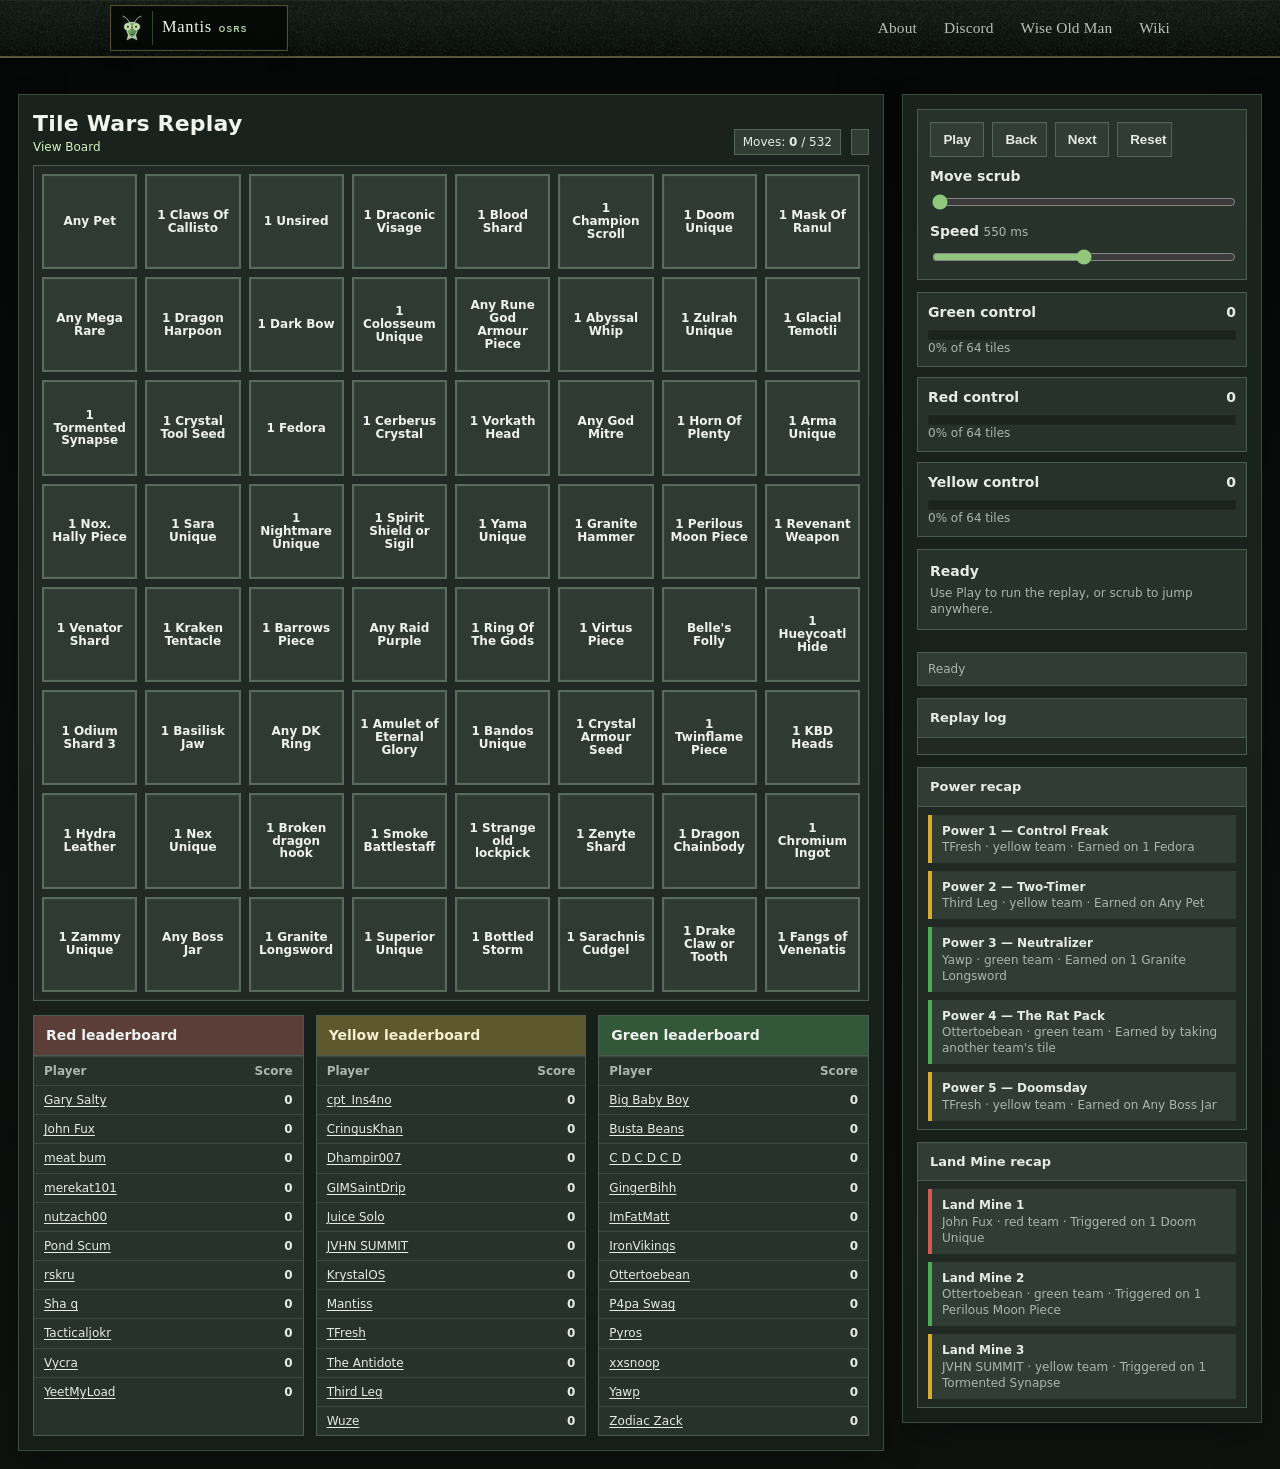
<file: events/tile-wars-replay.html>
<!DOCTYPE html>
<html lang="en">
<head>
<meta charset="UTF-8" />
<meta name="viewport" content="width=device-width, initial-scale=1.0" />
<link rel="icon" href="../images/mantis-head-mark.svg" type="image/svg+xml">
<title>Official Mantis Tile Wars Replay</title>
<style>
  :root {
    --bg: #f3f0e7;
    --paper: #faf8f2;
    --ink: #1f2328;
    --muted: #6b7280;
    --line: #c9c3b4;
    --panel: #fffdf7;
    --shadow: 0 10px 24px rgba(0,0,0,.08);
    --red: #d9534f;
    --yellow: #e0b92f;
    --green: #2ea043;
    --none: #ffffff;
  }
  * { box-sizing: border-box; }
  body {
    margin: 0;
    background:
      radial-gradient(circle at top left, #f7f4ec 0, #f3f0e7 40%, #ece6d8 100%);
    color: var(--ink);
    font: 14px/1.35 Inter, system-ui, -apple-system, Segoe UI, Roboto, Arial, sans-serif;
  }
  .wrap { max-width: 1540px; margin: 0 auto; padding: 18px; }
  .top {
    display: grid;
    grid-template-columns: minmax(760px, 1fr) 360px;
    gap: 18px;
    align-items: start;
  }
  .panel {
    background: var(--panel);
    border: 1px solid var(--line);
    border-radius: 16px;
    box-shadow: var(--shadow);
  }
  .board-panel { padding: 14px; position: relative; overflow: hidden; }
  .board-header {
    display:flex; justify-content:space-between; align-items:flex-end; gap:12px; margin-bottom:10px;
  }
  .title {
    font-weight:800; font-size:22px; letter-spacing:.2px;
  }
  .subtitle { color: var(--muted); font-size: 12px; }
  .board {
    display:grid;
    grid-template-columns: repeat(8, minmax(88px, 1fr));
    gap: 8px;
    background: #d6d0c0;
    padding: 8px;
    border-radius: 16px;
    border: 1px solid #bdb39c;
  }
  .tile {
    position: relative;
    aspect-ratio: 1 / 1;
    border: 2px solid #9b927d;
    border-radius: 10px;
    background: var(--none);
    display:flex;
    align-items:center;
    justify-content:center;
    text-align:center;
    padding: 8px 6px;
    font-weight: 700;
    line-height: 1.08;
    font-size: 12px;
    color: #1a1a1a;
    box-shadow: inset 0 0 0 1px rgba(255,255,255,.5);
    transition: transform .12s ease, box-shadow .12s ease, background-color .18s linear, border-color .18s linear;
    word-break: break-word;
  }
  .tile.red { background: color-mix(in srgb, var(--red) 70%, white); border-color: #8f2f2c; }
  .tile.yellow { background: color-mix(in srgb, var(--yellow) 72%, white); border-color: #90720b; }
  .tile.green { background: color-mix(in srgb, var(--green) 70%, white); border-color: #226f31; }
  .tile.none { background: #fffefb; }
  .tile.active {
    transform: translateY(-2px) scale(1.012);
    box-shadow: 0 0 0 3px rgba(31,35,40,.15), 0 12px 20px rgba(0,0,0,.12);
  }
  .tile small {
    display:block; font-size:11px; color:#333; opacity:.8; margin-top:4px;
  }
  .tile-badge {
    position:absolute;
    top:5px;
    right:5px;
    min-width:20px;
    height:20px;
    padding:0 6px;
    border-radius:999px;
    background:rgba(255,255,255,.96);
    border:1px solid rgba(31,35,40,.16);
    color:#1f2328;
    font-size:11px;
    font-weight:800;
    line-height:18px;
    text-align:center;
    box-shadow:0 1px 2px rgba(0,0,0,.08);
    opacity:0;
    transform:scale(.9);
    transition:opacity .12s ease, transform .12s ease;
    pointer-events:none;
  }
  .tile-badge.show {
    opacity:1;
    transform:scale(1);
  }
  .banner {
    position:absolute; left:18px; right:18px; top:56px;
    padding: 12px 14px;
    border-radius: 14px;
    color: #fff;
    font-weight: 700;
    box-shadow: 0 12px 24px rgba(0,0,0,.18);
    opacity: 0; pointer-events:none; transform: translateY(-8px);
    transition: opacity .22s ease, transform .22s ease;
    z-index: 5;
  }
  .banner.show { opacity: 1; transform: translateY(0); }
  .banner.red { background: linear-gradient(90deg, #b53f3c, #d9534f); }
  .banner.yellow { background: linear-gradient(90deg, #a88413, #d9b12d); color:#201a00; }
  .banner.green { background: linear-gradient(90deg, #247736, #2ea043); }
  .banner .kicker { font-size: 11px; text-transform: uppercase; letter-spacing: .12em; opacity: .9; }
  .banner .main { font-size: 17px; margin-top: 2px; }
  .banner .sub { font-size: 12px; margin-top: 3px; opacity: .95; font-weight: 600; }
  .leaders {
    display:grid; grid-template-columns: repeat(3, 1fr); gap: 12px; margin-top: 14px;
  }
  .team-card { border:1px solid var(--line); border-radius: 14px; overflow:hidden; background:#fffdf8; }
  .team-head { padding:10px 12px; font-weight:800; }
  .team-head.red { background: color-mix(in srgb, var(--red) 18%, white); }
  .team-head.yellow { background: color-mix(in srgb, var(--yellow) 28%, white); }
  .team-head.green { background: color-mix(in srgb, var(--green) 18%, white); }
  table { width:100%; border-collapse:collapse; }
  th, td { padding:6px 10px; border-top:1px solid #ebe5d6; font-size:12px; }
  th { text-align:left; color:#615948; font-weight:700; }
  td.score { width:48px; text-align:right; font-variant-numeric: tabular-nums; font-weight:700; }
  .sidebar { padding: 14px; display:grid; gap: 12px; }
  .controls { display:grid; gap:10px; }
  .btns { display:grid; grid-template-columns: repeat(5, minmax(0, 1fr)); gap:8px; }
  .btns button { width:100%; }
  button {
    border:1px solid #bdb39c; background:#fff; color:#1f2328;
    padding:9px 12px; border-radius:10px; font-weight:700; cursor:pointer;
  }
  button:hover { background:#f6f2e7; }
  .range-row { display:grid; gap:6px; }
  input[type="range"] { width:100%; }
  .count-grid { display:grid; gap:10px; }
  .count-card {
    border:1px solid var(--line); border-radius:12px; padding:10px; background:#fffef9;
  }
  .count-top { display:flex; justify-content:space-between; align-items:center; margin-bottom:8px; font-weight:700; }
  .bar {
    width:100%; height:10px; border-radius:999px; background:#ece7d8; overflow:hidden;
  }
  .fill { height:100%; width:0%; transition: width .12s linear; }
  .fill.red { background: var(--red); }
  .fill.yellow { background: var(--yellow); }
  .fill.green { background: var(--green); }
  .tiny { color: var(--muted); font-size:12px; }
  .status { padding: 12px; border:1px solid var(--line); border-radius:12px; background:#fffef9; }
  .status strong { display:block; margin-bottom:4px; }
  .event-log { border:1px solid var(--line); border-radius:12px; background:#fffef9; overflow:hidden; }
  .event-log h3, .powers h3 { margin:0; padding:10px 12px; font-size:13px; border-bottom:1px solid #ebe5d6; background:#fbf8ef; }
  .log-items { max-height: 260px; overflow:auto; padding: 8px 10px; display:grid; gap:8px; }
  .log-item { font-size:12px; border-left: 4px solid #c8c1af; padding: 4px 8px; background:#fff; border-radius: 6px; }
  .log-item.red { border-color: var(--red); }
  .log-item.yellow { border-color: var(--yellow); }
  .log-item.green { border-color: var(--green); }
  .log-item.meta { border-color: #8c95a6; }
  .powers { border:1px solid var(--line); border-radius:12px; background:#fffef9; overflow:hidden; }
  .power-items { padding:8px 10px; display:grid; gap:8px; }
  .power-item { font-size:12px; padding:8px 10px; border-radius:8px; background:#fff; border-left:4px solid #c8c1af; }
  .power-item.red { border-color: var(--red); }
  .power-item.yellow { border-color: var(--yellow); }
  .power-item.green { border-color: var(--green); }

  .log-item.current { background:#e5e7eb; border-color:#9aa3af; box-shadow: inset 0 0 0 1px rgba(0,0,0,.04); }
  .active-powers { display:grid; grid-template-columns:repeat(auto-fit,minmax(220px,1fr)); gap:8px; margin: 10px 0 12px; }
  .active-powers:empty { display:none; }
  .active-power-card {
    border:1px solid var(--line); border-radius:12px; background:rgba(255,253,247,.98);
    box-shadow: var(--shadow); padding:10px 12px;
  }
  .active-power-card.red { border-left:6px solid var(--red); }
  .active-power-card.yellow { border-left:6px solid var(--yellow); }
  .active-power-card.green { border-left:6px solid var(--green); }
  .active-power-title { font-weight:800; margin-bottom:4px; }
  .active-power-sub { font-size:12px; color:var(--muted); margin-top:4px; }
  .current-move { margin-top:10px; padding:8px 10px; border:1px solid var(--line); border-radius:10px; background:#f3f4f6; }
  .legend { display:flex; gap:10px; flex-wrap:wrap; }
  .pill { border:1px solid var(--line); border-radius:999px; padding:4px 8px; background:#fff; font-size:12px; }
  @media (max-width: 1200px) {
    .top { grid-template-columns: 1fr; }
  }

  .player-name-btn {
    background: none;
    border: 0;
    padding: 0;
    margin: 0;
    font: inherit;
    color: inherit;
    cursor: pointer;
    text-align: left;
    text-decoration: underline;
    text-underline-offset: 2px;
  }
  .player-name-btn:hover { opacity: .78; }

  .player-modal-backdrop {
    position: fixed;
    inset: 0;
    background: rgba(15, 23, 42, .45);
    display: none;
    align-items: center;
    justify-content: center;
    padding: 20px;
    z-index: 1000;
  }
  .player-modal-backdrop.show { display: flex; }

  .player-modal {
    width: min(760px, 92vw);
    max-height: 82vh;
    overflow: hidden;
    border-radius: 18px;
    border: 1px solid #d8deea;
    background: #ffffff;
    box-shadow: 0 24px 60px rgba(15, 23, 42, .20);
    display: grid;
    grid-template-rows: auto auto 1fr;
  }
  .player-modal-head {
    display: flex;
    align-items: start;
    justify-content: space-between;
    gap: 12px;
    padding: 16px 18px 12px;
    border-bottom: 1px solid #ebe5d6;
    background: #fbf8ef;
  }
  .player-modal-title {
    font-size: 18px;
    font-weight: 800;
    line-height: 1.2;
  }
  .player-modal-sub {
    margin-top: 4px;
    font-size: 12px;
    color: var(--muted);
  }
  .player-modal-close {
    border: 1px solid #bdb39c;
    background: #fff;
    color: #1f2328;
    padding: 7px 11px;
    border-radius: 10px;
    font-weight: 700;
    cursor: pointer;
  }
  .player-modal-stats {
    display: flex;
    flex-wrap: wrap;
    gap: 14px;
    padding: 10px 18px;
    border-bottom: 1px solid #ebe5d6;
    background: #fffef9;
    font-size: 13px;
  }
  .player-modal-list {
    overflow: auto;
    padding: 12px 18px 18px;
    display: grid;
    gap: 8px;
    background: #ffffff;
  }
  .player-modal-row {
    display: flex;
    justify-content: space-between;
    align-items: center;
    gap: 12px;
    border: 1px solid #ebe5d6;
    border-radius: 10px;
    background: #fffef9;
    padding: 8px 10px;
    font-size: 13px;
  }
  .player-modal-move {
    color: var(--muted);
    white-space: nowrap;
    font-variant-numeric: tabular-nums;
  }
  .player-modal-empty {
    color: var(--muted);
    font-size: 13px;
    padding: 6px 2px;
  }

  .player-name-btn { touch-action: manipulation; }

  /* Responsive layout: desktop unchanged, stack and enlarge on smaller screens */
  @media (max-width: 1180px) {
    .top { grid-template-columns: 1fr; }
    .sidebar {
      grid-template-columns: repeat(2, minmax(0, 1fr));
      align-items: start;
      gap: 12px;
    }
    .controls, .count-grid, .status, .current-move, .event-log, .powers { min-width: 0; }
    .event-log, .powers { grid-column: 1 / -1; }
  }

  @media (max-width: 900px) {
    .wrap { padding: 12px; }
    .board-header { flex-direction: column; align-items: stretch; gap: 8px; }
    .legend { gap: 8px; }
    .board {
      grid-template-columns: repeat(8, minmax(0, 1fr));
      gap: 6px;
      padding: 6px;
    }
    .tile {
      font-size: 10px;
      padding: 6px 4px;
      border-radius: 8px;
    }
    .tile-badge {
      top: 4px;
      right: 4px;
      min-width: 18px;
      height: 18px;
      line-height: 16px;
      font-size: 10px;
      padding: 0 5px;
    }
    .leaders { grid-template-columns: 1fr; }
    .sidebar { grid-template-columns: 1fr; }
    .btns { grid-template-columns: repeat(2, minmax(0, 1fr)); }
    .btns button { min-height: 42px; }
    .range-row label { font-size: 14px; }
    input[type="range"] { height: 28px; }
    .count-grid { grid-template-columns: 1fr; }
    .status, .current-move, .event-log, .powers, .team-card, .count-card { border-radius: 12px; }
    .log-items { max-height: 220px; }
    .active-powers { grid-template-columns: 1fr; }
    .active-power-card { padding: 10px; }
    .current-move { font-size: 12px; }
    .player-modal {
      width: min(92vw, 760px);
      max-height: 86vh;
    }
  }

  @media (max-width: 640px) {
    .title { font-size: 20px; }
    .subtitle { font-size: 11px; }
    .pill { font-size: 11px; padding: 4px 7px; }
    .board {
      gap: 4px;
      padding: 4px;
      border-radius: 12px;
    }
    .tile {
      font-size: 9px;
      line-height: 1.02;
      padding: 5px 3px;
      border-width: 1px;
    }
    .tile-badge {
      top: 3px;
      right: 3px;
      min-width: 16px;
      height: 16px;
      line-height: 14px;
      font-size: 9px;
      padding: 0 4px;
    }
    .btns { grid-template-columns: repeat(2, minmax(0, 1fr)); gap: 6px; }
    button {
      padding: 11px 10px;
      font-size: 13px;
    }
    .count-top { font-size: 13px; }
    .event-log h3, .powers h3, .team-head { font-size: 12px; }
    th, td { padding: 6px 8px; font-size: 11px; }
    .log-item, .power-item, .active-power-sub { font-size: 11px; }
    .player-modal-head { padding: 14px 14px 10px; }
    .player-modal-stats { padding: 8px 14px; font-size: 12px; }
    .player-modal-list { padding: 10px 14px 14px; }
    .player-modal-row { font-size: 12px; }
  }


  @media (max-width: 1180px) {
    .top {
      display: grid;
      grid-template-columns: 1fr;
    }
    .sidebar {
      display: contents;
    }
    .controls { grid-row: 1; }
    .board-panel { grid-row: 2; }
    .count-grid { grid-row: 3; }
    #statusBox { grid-row: 4; }
    #currentMove { grid-row: 5; }
    .event-log { grid-row: 6; }
    .event-log + .powers { grid-row: 7; }
    .event-log + .powers + .powers { grid-row: 8; }
  }



  /* Site navigation added for the Mantis homepage. */
  .site-home-bar {
    width: min(1480px, calc(100% - 24px));
    margin: 12px auto 0;
    position: relative;
    z-index: 100;
    display: flex;
    flex-wrap: wrap;
    gap: 10px;
    align-items: center;
  }
  .site-home-link {
    display: inline-flex;
    align-items: center;
    min-height: 38px;
    padding: 0 14px;
    border: 1px solid rgba(46, 160, 67, .3);
    border-radius: 999px;
    color: #245f2e;
    background: rgba(255, 253, 247, .94);
    box-shadow: 0 5px 16px rgba(0,0,0,.08);
    text-decoration: none;
    font: 700 13px/1 system-ui, sans-serif;
  }
  .site-home-link:hover { background: #ffffff; }
  .site-home-link.board-link {
    padding: 0 16px;
  }


  /* Pale Mantis event theme — appearance only */
  :root {
    --bg: #dfe8dc;
    --paper: #edf3ea;
    --ink: #1c2a20;
    --muted: #5f7063;
    --line: #aebcab;
    --panel: #f8fbf6;
    --shadow: 0 10px 26px rgba(35, 55, 39, .10);
    --red: #cf5a56;
    --yellow: #d5ae31;
    --green: #4caa59;
    --none: #fffef9;
  }

  body {
    background:
      radial-gradient(circle at top left, #f0f5ed 0, #e2ebe0 42%, #d5e0d2 100%);
    color: var(--ink);
  }

  .panel,
  .team-card,
  .count-card,
  .status,
  .current-move,
  .event-log,
  .powers,
  .active-power-card,
  .player-modal {
    border-color: var(--line);
    background: rgba(248, 251, 246, .98);
    box-shadow: var(--shadow);
  }

  .board {
    background: #c5d2c2;
    border-color: #9eae9c;
  }

  .tile {
    color: #18221b;
    border-color: #8b9b89;
    box-shadow: inset 0 0 0 1px rgba(255,255,255,.62);
  }

  .tile.none {
    background: #fffef9;
  }

  .tile.red {
    background: color-mix(in srgb, var(--red) 61%, white);
    border-color: #9d4440;
  }

  .tile.yellow {
    background: color-mix(in srgb, var(--yellow) 58%, white);
    border-color: #927511;
  }

  .tile.green {
    background: color-mix(in srgb, var(--green) 58%, white);
    border-color: #2d7d39;
  }

  .tile small {
    color: #344039;
  }

  .team-card {
    background: #fbfdf9;
  }

  .team-head.red {
    background: color-mix(in srgb, var(--red) 16%, white);
  }

  .team-head.yellow {
    background: color-mix(in srgb, var(--yellow) 22%, white);
  }

  .team-head.green {
    background: color-mix(in srgb, var(--green) 16%, white);
  }

  th, td {
    border-top-color: #dbe4d9;
  }

  th {
    color: #56665a;
  }

  button,
  .player-modal-close {
    color: #213026;
    background: #f9fcf7;
    border-color: #9ead9b;
  }

  button:hover,
  .player-modal-close:hover {
    background: #eef5eb;
  }

  input[type="range"] {
    accent-color: #5b9b58;
  }

  .count-card,
  .status,
  .event-log,
  .powers,
  .active-power-card {
    background: #fbfdf9;
  }

  .bar {
    background: #d7e0d4;
  }

  .event-log h3,
  .powers h3 {
    color: #334c37;
    background: #edf4ea;
    border-bottom-color: #d6e0d3;
  }

  .log-items,
  .power-items,
  .player-modal-list {
    background: #f8fbf6;
  }

  .log-item,
  .power-item,
  .player-modal-row {
    background: #ffffff;
    border-color: #d7e1d5;
  }

  .log-item.current {
    background: #dfeadd;
    border-color: #759374;
  }

  .current-move,
  .player-modal-stats {
    background: #edf4eb;
    border-color: #d4dfd2;
  }

  .pill {
    background: #f9fcf7;
    border-color: #acbaaa;
  }

  .site-home-link {
    color: #315b36;
    background: rgba(248, 251, 246, .97);
    border-color: #9db69d;
  }

  .site-home-link:hover {
    background: #ffffff;
  }

  .player-modal-backdrop {
    background: rgba(29, 43, 32, .55);
  }


  /* Background glow only — content panels stay white */
  body {
    position: relative;
    overflow-x: hidden;
    background:
      radial-gradient(circle at 10% 16%, rgba(106, 184, 88, .15), transparent 25rem),
      radial-gradient(circle at 91% 70%, rgba(173, 224, 148, .10), transparent 24rem),
      linear-gradient(180deg, #dce8da 0%, #d2dfcf 100%);
  }

  body::before {
    content: "";
    position: fixed;
    width: 430px;
    height: 430px;
    left: -190px;
    top: 190px;
    border-radius: 50%;
    background: rgba(113, 190, 92, .09);
    filter: blur(90px);
    pointer-events: none;
    z-index: 0;
  }

  .site-home-bar,
  .wrap,
  .player-modal-backdrop {
    position: relative;
    z-index: 1;
  }

  .panel,
  .team-card,
  .count-card,
  .status,
  .current-move,
  .event-log,
  .powers,
  .active-power-card,
  .player-modal,
  .log-items,
  .power-items,
  .player-modal-list,
  .player-modal-head,
  .player-modal-stats {
    background: #ffffff !important;
  }

  .board-panel,
  .sidebar {
    background: #ffffff !important;
  }

  .event-log h3,
  .powers h3,
  .current-move,
  .player-modal-stats {
    background: #f4f7f2 !important;
  }

  .log-item,
  .power-item,
  .player-modal-row,
  button,
  .player-modal-close,
  .pill {
    background: #ffffff !important;
  }

  .log-item.current {
    background: #e7f0e4 !important;
  }

  .panel,
  .team-card,
  .count-card,
  .status,
  .current-move,
  .event-log,
  .powers,
  .active-power-card {
    box-shadow:
      0 12px 28px rgba(35,55,39,.10),
      inset 0 1px 0 rgba(255,255,255,.7);
  }


  /* Dark Mantis outer theme; white replay content */
  body {
    color:#1c2a20;
    background:
      linear-gradient(180deg,#050706 0%,#090c0a 42%,#0d120f 100%);
    overflow-x:hidden;
  }

  body::before,
  body::after {
    inset:auto;
    width:auto;
    height:auto;
    border-radius:0;
    background:none;
    filter:none;
    opacity:1;
  }

  .site-home-link {
    color:#d3f3bd;
    background:rgba(24,35,27,.96);
    border-color:#536a57;
    box-shadow:
      0 10px 26px rgba(0,0,0,.20),
      inset 0 1px 0 rgba(255,255,255,.025);
  }

  .site-home-link:hover {
    background:#1e2c21;
  }

  .panel,
  .board-panel,
  .sidebar,
  .team-card,
  .count-card,
  .status,
  .current-move,
  .event-log,
  .powers,
  .active-power-card,
  .player-modal,
  .log-items,
  .power-items,
  .player-modal-list,
  .player-modal-head,
  .player-modal-stats,
  .log-item,
  .power-item,
  .player-modal-row,
  button,
  .player-modal-close,
  .pill {
    background:#ffffff !important;
  }

  .event-log h3,
  .powers h3,
  .current-move,
  .player-modal-stats {
    background:#f4f7f2 !important;
  }

  .log-item.current {
    background:#e7f0e4 !important;
  }

  .panel,
  .team-card,
  .count-card,
  .status,
  .current-move,
  .event-log,
  .powers,
  .active-power-card {
    box-shadow:
      0 14px 32px rgba(0,0,0,.18),
      inset 0 1px 0 rgba(255,255,255,.72);
  }


  /* Vertical ambient glow streaks */
  body::before,
  body::after {
    content: "";
    position: fixed;
    top: -22vh;
    bottom: -22vh;
    width: 52px;
    height: auto;
    border-radius: 0;
    pointer-events: none;
    z-index: 0;
    filter: blur(8px);
    opacity: .82;
    background:
    linear-gradient(
      180deg,
      transparent 0%,
      rgba(142, 214, 112, .04) 16%,
      rgba(142, 214, 112, .22) 42%,
      rgba(195, 239, 168, .10) 60%,
      transparent 84%
    );
    animation: streakDrift 8s ease-in-out infinite;
  }

  body::before {
    left: 8%;
  }

  body::after {
    right: 8%;
    width: 34px;
    opacity: .58;
    animation-delay: -3.2s;
    animation-duration: 10s;
  }

  @keyframes streakDrift {
    0%, 100% { transform: translateY(-7%); }
    50% { transform: translateY(7%); }
  }

  @media (max-width: 700px) {
    body::before {
    left: -28px;
    width: 38px;
    }

    body::after {
    right: -24px;
    width: 26px;
    }
  }

  @media (prefers-reduced-motion: reduce) {
    body::before,
    body::after {
    animation: none !important;
    }
  }


    /* glossy black sheen */
    body {
      position: relative;
    }

    body > * {
      position: relative;
      z-index: 1;
    }

    body::selection {
      background: rgba(170,255,164,.25);
    }

  
  /* Original Tile Wars board preview above the interactive replay */
  .original-board-panel {
    width:min(980px,100%);
    margin:0 auto;
    padding:14px;
    background:#fffdf7;
    border:1px solid #c9c3b4;
    border-radius:16px;
    box-shadow:0 14px 34px rgba(0,0,0,.18);
  }

  .original-board-title {
    margin:0 0 10px;
    color:#1f2328;
    font-size:18px;
    font-weight:800;
    letter-spacing:.2px;
  }

  .original-board-frame {
    display:flex;
    justify-content:center;
    align-items:center;
    overflow:hidden;
    padding:8px;
    border:1px solid #bdb39c;
    border-radius:14px;
    background:#ece6d8;
  }

  .original-board-frame a {
    display:flex;
    justify-content:center;
    width:100%;
  }

  .original-board-frame img {
    display:block;
    width:min(900px,100%);
    height:auto;
    object-fit:contain;
  }

  .original-board-hint {
    margin:8px 2px 0;
    color:#6b7280;
    font-size:12px;
  }

  .board-replay-divider {
    display:flex;
    align-items:center;
    justify-content:center;
    min-height:62px;
    color:#d3f3bd;
    font-family:Georgia,"Times New Roman",serif;
    font-size:34px;
    line-height:1;
    text-shadow:
      0 0 7px rgba(121,218,98,.35),
      0 0 18px rgba(121,218,98,.14);
  }

  @media(max-width:700px) {
    .original-board-panel {
      padding:10px;
      border-radius:13px;
    }

    .original-board-frame {
      padding:4px;
      border-radius:10px;
    }

    .original-board-title {
      font-size:16px;
    }

    .board-replay-divider {
      min-height:48px;
      font-size:29px;
    }
  }


  /* Thin separation between the original board and replay */
  .board-replay-separator{
    width:min(820px,82%);
    height:1px;
    margin:16px auto 17px;
    background:linear-gradient(
      90deg,
      transparent,
      rgba(121,218,98,.42) 15%,
      rgba(210,255,190,.92) 50%,
      rgba(121,218,98,.42) 85%,
      transparent
    );
    box-shadow:
      0 0 6px rgba(121,218,98,.27),
      0 0 14px rgba(121,218,98,.10);
  }

  /* Dark outer Tile Wars surfaces; light nested information bubbles */
  .original-board-panel{
    color:#eef4eb;
    background:
      linear-gradient(180deg,rgba(255,255,255,.018),rgba(255,255,255,0)),
      #151e18 !important;
    border-color:#3b4c3f;
    box-shadow:
      0 16px 36px rgba(0,0,0,.25),
      inset 0 1px 0 rgba(255,255,255,.025);
  }

  .original-board-title{
    color:#eef4eb;
  }

  .original-board-hint{
    color:#a7b4a5;
  }

  .original-board-frame{
    background:#0f1612;
    border-color:#405144;
  }

  .panel.board-panel,
  .panel.sidebar{
    color:#eef4eb;
    background:
      linear-gradient(180deg,rgba(255,255,255,.018),rgba(255,255,255,0)),
      #151e18 !important;
    border-color:#3b4c3f;
    box-shadow:
      0 16px 36px rgba(0,0,0,.25),
      inset 0 1px 0 rgba(255,255,255,.025);
  }

  .board-header .title{
    color:#f0f5ee;
  }

  .board-header .subtitle{
    color:#a7b4a5;
  }

  /* Controls become a light inner information bubble */
  .controls{
    padding:12px;
    color:#1c2a20;
    background:#ffffff;
    border:1px solid #aebcab;
    border-radius:12px;
    box-shadow:
      0 10px 24px rgba(0,0,0,.12),
      inset 0 1px 0 rgba(255,255,255,.72);
  }

  .controls .tiny{
    color:#5f7063;
  }

  /* Preserve all nested replay information bubbles as light surfaces */
  .board,
  .team-card,
  .count-card,
  .status,
  .current-move,
  .event-log,
  .powers,
  .active-power-card,
  .pill,
  .log-item,
  .power-item,
  .player-modal,
  .player-modal-head,
  .player-modal-stats,
  .player-modal-list,
  .player-modal-row,
  button,
  .player-modal-close{
    color:#1c2a20;
  }

  @media(max-width:1180px){
    .controls{
      border-radius:12px;
    }
  }

  @media(max-width:700px){
    .board-replay-separator{
      width:76%;
      margin:12px auto 13px;
    }
  }


  /* V29 — softer dark-mode information surfaces */
  :root{
    --ink:#e5ebe6;
    --muted:#aab7ad;
    --line:#4a5c4f;
    --panel:#27322b;
    --paper:#303c34;
    --none:#2f3a32;
  }

  .controls,
  .team-card,
  .count-card,
  .status,
  .event-log,
  .powers,
  .active-power-card,
  .player-modal{
    color:#e5ebe6;
    background:#27322b !important;
    border-color:#4a5c4f;
    box-shadow:
      0 12px 28px rgba(0,0,0,.20),
      inset 0 1px 0 rgba(255,255,255,.035);
  }

  .controls{
    border:1px solid #4a5c4f;
  }

  .log-items,
  .power-items,
  .player-modal-list{
    color:#e5ebe6;
    background:#202923 !important;
  }

  .player-modal-head{
    color:#e5ebe6;
    background:#27322b !important;
    border-color:#4a5c4f;
  }

  .event-log h3,
  .powers h3,
  .current-move,
  .player-modal-stats{
    color:#e5ebe6;
    background:#303c34 !important;
    border-color:#4a5c4f;
  }

  .log-item,
  .power-item,
  .player-modal-row{
    color:#e5ebe6;
    background:#303c34 !important;
    border-color:#4a5c4f;
  }

  .log-item.current{
    color:#f0f5f1;
    background:#3a4a3f !important;
    border-color:#789079;
    box-shadow:inset 0 0 0 1px rgba(255,255,255,.035);
  }

  button,
  .player-modal-close,
  .pill{
    color:#e5ebe6;
    background:#303c34 !important;
    border-color:#526557;
    box-shadow:inset 0 1px 0 rgba(255,255,255,.035);
  }

  button:hover,
  .player-modal-close:hover{
    color:#f4f7f4;
    background:#39483e !important;
  }

  .player-name-btn{
    color:inherit;
    background:transparent !important;
    border:0 !important;
    box-shadow:none !important;
  }

  .tiny,
  .controls .tiny,
  .active-power-sub,
  .player-modal-sub{
    color:#aab7ad;
  }

  th{
    color:#aab7ad;
  }

  th,
  td{
    border-top-color:#3b4a40;
  }

  .team-head{
    color:#edf2ee;
    border-bottom:1px solid #4a5c4f;
  }

  .team-head.red{
    background:color-mix(in srgb,var(--red) 31%,#27322b);
  }

  .team-head.yellow{
    color:#f4efcf;
    background:color-mix(in srgb,var(--yellow) 31%,#27322b);
  }

  .team-head.green{
    background:color-mix(in srgb,var(--green) 31%,#27322b);
  }

  .board{
    background:#202923 !important;
    border-color:#4a5c4f;
  }

  .tile{
    color:#edf2ee;
    border-color:#596b5c;
    box-shadow:
      inset 0 0 0 1px rgba(255,255,255,.035),
      0 2px 5px rgba(0,0,0,.13);
  }

  .tile.none{
    background:#2f3a32;
  }

  .tile.red{
    color:#fff3f2;
    background:color-mix(in srgb,var(--red) 52%,#2f3a32);
    border-color:#a8514e;
  }

  .tile.yellow{
    color:#fff7d8;
    background:color-mix(in srgb,var(--yellow) 50%,#2f3a32);
    border-color:#a3862c;
  }

  .tile.green{
    color:#efffed;
    background:color-mix(in srgb,var(--green) 50%,#2f3a32);
    border-color:#438f4d;
  }

  .tile small{
    color:#c5d0c7;
  }

  .bar{
    background:#1b231e;
    box-shadow:inset 0 0 0 1px rgba(255,255,255,.025);
  }

  input[type="range"]{
    accent-color:#91c77d;
  }

  .player-modal-backdrop{
    background:rgba(3,7,4,.76);
  }

  .log-items,
  .power-items,
  .player-modal-list{
    scrollbar-color:#526557 #202923;
  }


  /* V30 — keep player details modal centered in the viewport */
  .player-modal-backdrop{
    position:fixed !important;
    inset:0 !important;
    display:none;
    align-items:center;
    justify-content:center;
    z-index:1000;
    padding:20px;
    overflow:auto;
  }

  .player-modal-backdrop.show{
    display:flex;
  }

  .player-modal{
    margin:auto;
    max-height:calc(100vh - 40px);
    overflow:auto;
  }



  /* V1.52 — sharp Mantis navigation buttons */
  .site-home-link {
    position: relative;
    border-radius: 0;
    color: #d3f3bd;
    border-color: #4e6651;
    background:
      linear-gradient(180deg, rgba(255,255,255,.025), rgba(255,255,255,0)),
      #151e18;
    box-shadow:
      0 10px 26px rgba(0,0,0,.22),
      0 0 18px rgba(116,190,94,.035),
      inset 0 1px 0 rgba(255,255,255,.025),
      inset 0 0 0 4px rgba(145,202,124,.025);
  }

  .site-home-link:hover {
    color: #efffe7;
    border-color: #66836a;
    background:
      linear-gradient(180deg, rgba(255,255,255,.035), rgba(255,255,255,0)),
      #1a261d;
    box-shadow:
      0 12px 28px rgba(0,0,0,.24),
      0 0 20px rgba(116,190,94,.07),
      inset 0 1px 0 rgba(255,255,255,.03),
      inset 0 0 0 4px rgba(145,202,124,.035);
  }
</style>
  <link rel="stylesheet" href="../assets/v160.css">
  <link rel="stylesheet" href="../assets/v169-event-clean.css">
  <link rel="stylesheet" href="../assets/v170-event-detail.css">
  <link rel="stylesheet" href="../assets/v179-player-modal.css">
  <link rel="stylesheet" href="../assets/site-nav-v71331.css">
</head>
<body class="v160-replay v169-clean-event v170-event-polish site-nav-v71331">
<header class="v160-nav-shell" aria-label="Site navigation">
  <a class="v160-brand" href="../index.html" aria-label="Mantis OSRS home">
    <span class="v160-brand-icon" aria-hidden="true"><img src="../images/mantis-head-mark.svg" alt=""></span>
    <span class="v160-brand-wordmark"><span class="mantis-word">Mantis</span><span class="osrs-word">OSRS</span></span>
  </a>
  <nav class="v160-nav-links" aria-label="Clan links">
    <a href="../about.html">About</a>
    <a href="https://discord.gg/YaPqtQWQ7N" target="_blank" rel="noopener noreferrer">Discord</a>
    <a href="https://wiseoldman.net/groups/3875" target="_blank" rel="noopener noreferrer">Wise Old Man</a>
    <a href="https://oldschool.runescape.wiki/" target="_blank" rel="noopener noreferrer">Wiki</a>
  </nav>
</header>
<div class="wrap">
  <div class="top">
    <section class="panel board-panel">
      <div class="board-header">
        <div>
          <div class="title">Tile Wars Replay</div>
          <div class="subtitle"><a class="site-page-action" href="tile-wars.html">View Board</a></div>
        </div>
        <div class="legend">
          <span class="pill">Moves: <strong id="moveIndex">0</strong> / <span id="moveTotal">0</span></span>
          <span class="pill"></span>
        </div>
      </div>
      <div id="banner" class="banner"><div class="kicker"></div><div class="main"></div><div class="sub"></div></div>
      <div id="activePowers" class="active-powers"></div>
      <div id="board" class="board"></div>
      <div class="leaders">
        <div class="team-card">
          <div class="team-head red">Red leaderboard</div>
          <table><thead><tr><th>Player</th><th class="score">Score</th></tr></thead><tbody id="lb-red"></tbody></table>
        </div>
        <div class="team-card">
          <div class="team-head yellow">Yellow leaderboard</div>
          <table><thead><tr><th>Player</th><th class="score">Score</th></tr></thead><tbody id="lb-yellow"></tbody></table>
        </div>
        <div class="team-card">
          <div class="team-head green">Green leaderboard</div>
          <table><thead><tr><th>Player</th><th class="score">Score</th></tr></thead><tbody id="lb-green"></tbody></table>
        </div>
      </div>
    </section>

    <aside class="panel sidebar">
      <div class="controls">
        <div class="btns">
          <button id="playPauseBtn">Play</button>
          <button id="stepBackBtn">Back</button>
          <button id="stepBtn">Next</button>
          <button id="resetBtn">Reset</button>
        </div>
        <div class="range-row">
          <label for="scrub"><strong>Move scrub</strong></label>
          <input id="scrub" type="range" min="0" max="0" value="0" />
        </div>
        <div class="range-row">
          <label for="speed"><strong>Speed</strong> <span class="tiny" id="speedLabel">600 ms</span></label>
          <input id="speed" type="range" min="250" max="1150" step="25" value="700" />
        </div>
      </div>

      <div id="countGrid" class="count-grid">
        <div id="redCard" class="count-card">
          <div class="count-top"><span>Red control</span><strong id="redCount">0</strong></div>
          <div class="bar"><div id="redBar" class="fill red"></div></div>
          <div class="tiny"><span id="redPct">0%</span> of 64 tiles</div>
        </div>
        <div id="yellowCard" class="count-card">
          <div class="count-top"><span>Yellow control</span><strong id="yellowCount">0</strong></div>
          <div class="bar"><div id="yellowBar" class="fill yellow"></div></div>
          <div class="tiny"><span id="yellowPct">0%</span> of 64 tiles</div>
        </div>
        <div id="greenCard" class="count-card">
          <div class="count-top"><span>Green control</span><strong id="greenCount">0</strong></div>
          <div class="bar"><div id="greenBar" class="fill green"></div></div>
          <div class="tiny"><span id="greenPct">0%</span> of 64 tiles</div>
        </div>
      </div>
      <div id="statusBox" class="status"><strong>Ready</strong><div class="tiny">Use Play to run the replay, or scrub to jump anywhere.</div></div>
      <div id="currentMove" class="current-move tiny">Ready</div>

      <div class="event-log">
        <h3>Replay log</h3>
        <div id="logItems" class="log-items"></div>
      </div>

      <div class="powers">
        <h3>Power recap</h3>
        <div id="powerItems" class="power-items"></div>
      </div>

      <div class="powers">
        <h3>Land Mine recap</h3>
        <div id="landmineItems" class="power-items"></div>
      </div>
    </aside>
  </div>
</div>

<script>
const TILEMAP = [{"Tile": "Any Pet", "OwnerCell": "C8", "gridCol": 0, "gridRow": 0, "ownerColor": "none"}, {"Tile": "1 Claws Of Callisto", "OwnerCell": "E8", "gridCol": 1, "gridRow": 0, "ownerColor": "none"}, {"Tile": "1 Unsired", "OwnerCell": "G8", "gridCol": 2, "gridRow": 0, "ownerColor": "none"}, {"Tile": "1 Draconic Visage", "OwnerCell": "I8", "gridCol": 3, "gridRow": 0, "ownerColor": "none"}, {"Tile": "1 Blood Shard", "OwnerCell": "K8", "gridCol": 4, "gridRow": 0, "ownerColor": "none"}, {"Tile": "1 Champion Scroll", "OwnerCell": "M8", "gridCol": 5, "gridRow": 0, "ownerColor": "none"}, {"Tile": "1 Doom Unique", "OwnerCell": "O8", "gridCol": 6, "gridRow": 0, "ownerColor": "none"}, {"Tile": "1 Mask Of Ranul", "OwnerCell": "Q8", "gridCol": 7, "gridRow": 0, "ownerColor": "none"}, {"Tile": "Any Mega Rare", "OwnerCell": "C16", "gridCol": 0, "gridRow": 1, "ownerColor": "none"}, {"Tile": "1 Dragon Harpoon", "OwnerCell": "E16", "gridCol": 1, "gridRow": 1, "ownerColor": "none"}, {"Tile": "1 Dark Bow", "OwnerCell": "G16", "gridCol": 2, "gridRow": 1, "ownerColor": "none"}, {"Tile": "1 Colosseum Unique", "OwnerCell": "I16", "gridCol": 3, "gridRow": 1, "ownerColor": "none"}, {"Tile": "Any Rune God Armour Piece", "OwnerCell": "K16", "gridCol": 4, "gridRow": 1, "ownerColor": "none"}, {"Tile": "1 Abyssal Whip", "OwnerCell": "M16", "gridCol": 5, "gridRow": 1, "ownerColor": "none"}, {"Tile": "1 Zulrah Unique", "OwnerCell": "O16", "gridCol": 6, "gridRow": 1, "ownerColor": "none"}, {"Tile": "1 Glacial Temotli", "OwnerCell": "Q16", "gridCol": 7, "gridRow": 1, "ownerColor": "none"}, {"Tile": "1 Tormented Synapse", "OwnerCell": "C24", "gridCol": 0, "gridRow": 2, "ownerColor": "none"}, {"Tile": "1 Crystal Tool Seed", "OwnerCell": "E24", "gridCol": 1, "gridRow": 2, "ownerColor": "none"}, {"Tile": "1 Fedora", "OwnerCell": "G24", "gridCol": 2, "gridRow": 2, "ownerColor": "none"}, {"Tile": "1 Cerberus Crystal", "OwnerCell": "I24", "gridCol": 3, "gridRow": 2, "ownerColor": "none"}, {"Tile": "1 Vorkath Head", "OwnerCell": "K24", "gridCol": 4, "gridRow": 2, "ownerColor": "none"}, {"Tile": "Any God Mitre", "OwnerCell": "M24", "gridCol": 5, "gridRow": 2, "ownerColor": "none"}, {"Tile": "1 Horn Of Plenty", "OwnerCell": "O24", "gridCol": 6, "gridRow": 2, "ownerColor": "none"}, {"Tile": "1 Arma Unique", "OwnerCell": "Q24", "gridCol": 7, "gridRow": 2, "ownerColor": "none"}, {"Tile": "1 Nox. Hally Piece", "OwnerCell": "C32", "gridCol": 0, "gridRow": 3, "ownerColor": "none"}, {"Tile": "1 Sara Unique", "OwnerCell": "E32", "gridCol": 1, "gridRow": 3, "ownerColor": "none"}, {"Tile": "1 Nightmare Unique", "OwnerCell": "G32", "gridCol": 2, "gridRow": 3, "ownerColor": "none"}, {"Tile": "1 Spirit Shield or Sigil", "OwnerCell": "I32", "gridCol": 3, "gridRow": 3, "ownerColor": "none"}, {"Tile": "1 Yama Unique", "OwnerCell": "K32", "gridCol": 4, "gridRow": 3, "ownerColor": "none"}, {"Tile": "1 Granite Hammer", "OwnerCell": "M32", "gridCol": 5, "gridRow": 3, "ownerColor": "none"}, {"Tile": "1 Perilous Moon Piece", "OwnerCell": "O32", "gridCol": 6, "gridRow": 3, "ownerColor": "none"}, {"Tile": "1 Revenant Weapon", "OwnerCell": "Q32", "gridCol": 7, "gridRow": 3, "ownerColor": "none"}, {"Tile": "1 Venator Shard", "OwnerCell": "C40", "gridCol": 0, "gridRow": 4, "ownerColor": "none"}, {"Tile": "1 Kraken Tentacle", "OwnerCell": "E40", "gridCol": 1, "gridRow": 4, "ownerColor": "none"}, {"Tile": "1 Barrows Piece", "OwnerCell": "G40", "gridCol": 2, "gridRow": 4, "ownerColor": "none"}, {"Tile": "Any Raid Purple", "OwnerCell": "I40", "gridCol": 3, "gridRow": 4, "ownerColor": "none"}, {"Tile": "1 Ring Of The Gods", "OwnerCell": "K40", "gridCol": 4, "gridRow": 4, "ownerColor": "none"}, {"Tile": "1 Virtus Piece", "OwnerCell": "M40", "gridCol": 5, "gridRow": 4, "ownerColor": "none"}, {"Tile": "Belle's Folly", "OwnerCell": "O40", "gridCol": 6, "gridRow": 4, "ownerColor": "none"}, {"Tile": "1 Hueycoatl Hide", "OwnerCell": "Q40", "gridCol": 7, "gridRow": 4, "ownerColor": "none"}, {"Tile": "1 Odium Shard 3", "OwnerCell": "C48", "gridCol": 0, "gridRow": 5, "ownerColor": "none"}, {"Tile": "1 Basilisk Jaw", "OwnerCell": "E48", "gridCol": 1, "gridRow": 5, "ownerColor": "none"}, {"Tile": "Any DK Ring", "OwnerCell": "G48", "gridCol": 2, "gridRow": 5, "ownerColor": "none"}, {"Tile": "1 Amulet of Eternal Glory", "OwnerCell": "I48", "gridCol": 3, "gridRow": 5, "ownerColor": "none"}, {"Tile": "1 Bandos Unique", "OwnerCell": "K48", "gridCol": 4, "gridRow": 5, "ownerColor": "none"}, {"Tile": "1 Crystal Armour Seed", "OwnerCell": "M48", "gridCol": 5, "gridRow": 5, "ownerColor": "none"}, {"Tile": "1 Twinflame Piece", "OwnerCell": "O48", "gridCol": 6, "gridRow": 5, "ownerColor": "none"}, {"Tile": "1 KBD Heads", "OwnerCell": "Q48", "gridCol": 7, "gridRow": 5, "ownerColor": "none"}, {"Tile": "1 Hydra Leather", "OwnerCell": "C56", "gridCol": 0, "gridRow": 6, "ownerColor": "none"}, {"Tile": "1 Nex Unique", "OwnerCell": "E56", "gridCol": 1, "gridRow": 6, "ownerColor": "none"}, {"Tile": "1 Broken dragon hook", "OwnerCell": "G56", "gridCol": 2, "gridRow": 6, "ownerColor": "none"}, {"Tile": "1 Smoke Battlestaff", "OwnerCell": "I56", "gridCol": 3, "gridRow": 6, "ownerColor": "none"}, {"Tile": "1 Strange old lockpick", "OwnerCell": "K56", "gridCol": 4, "gridRow": 6, "ownerColor": "none"}, {"Tile": "1 Zenyte Shard", "OwnerCell": "M56", "gridCol": 5, "gridRow": 6, "ownerColor": "none"}, {"Tile": "1 Dragon Chainbody", "OwnerCell": "O56", "gridCol": 6, "gridRow": 6, "ownerColor": "none"}, {"Tile": "1 Chromium Ingot", "OwnerCell": "Q56", "gridCol": 7, "gridRow": 6, "ownerColor": "none"}, {"Tile": "1 Zammy Unique", "OwnerCell": "C64", "gridCol": 0, "gridRow": 7, "ownerColor": "none"}, {"Tile": "Any Boss Jar", "OwnerCell": "E64", "gridCol": 1, "gridRow": 7, "ownerColor": "none"}, {"Tile": "1 Granite Longsword", "OwnerCell": "G64", "gridCol": 2, "gridRow": 7, "ownerColor": "none"}, {"Tile": "1 Superior Unique", "OwnerCell": "I64", "gridCol": 3, "gridRow": 7, "ownerColor": "none"}, {"Tile": "1 Bottled Storm", "OwnerCell": "K64", "gridCol": 4, "gridRow": 7, "ownerColor": "none"}, {"Tile": "1 Sarachnis Cudgel", "OwnerCell": "M64", "gridCol": 5, "gridRow": 7, "ownerColor": "none"}, {"Tile": "1 Drake Claw or Tooth", "OwnerCell": "O64", "gridCol": 6, "gridRow": 7, "ownerColor": "none"}, {"Tile": "1 Fangs of Venenatis", "OwnerCell": "Q64", "gridCol": 7, "gridRow": 7, "ownerColor": "none"}];
const MOVES = [{"Player": "Vycra", "PlayerTeam": "red", "Tile": "Any Rune God Armour Piece", "BoardColor": "red", "Type": "capture", "Note": ""}, {"Player": "TFresh", "PlayerTeam": "yellow", "Tile": "1 Fedora", "BoardColor": "yellow", "Type": "capture", "Note": ""}, {"Player": "Ottertoebean", "PlayerTeam": "green", "Tile": "1 Fedora", "BoardColor": "green", "Type": "capture", "Note": ""}, {"Player": "JVHN SUMMIT", "PlayerTeam": "yellow", "Tile": "1 Tormented Synapse", "BoardColor": "yellow", "Type": "capture", "Note": ""}, {"Player": "SYSTEM", "PlayerTeam": "yellow", "Tile": "", "BoardColor": "", "Type": "effect_start", "EventId": "landmine3", "EffectMode": "active", "EventTeam": "yellow", "EventTitle": "Land Mine 3 — Synapse Lock", "EventBody": "The first Tormented Synapse bounced back to neutral. Yellow had to recapture it before earning elsewhere."}, {"Player": "SYSTEM", "PlayerTeam": "yellow", "Tile": "1 Tormented Synapse", "BoardColor": "none", "Type": "landmine_neutral", "Note": "Land Mine 3 neutralized 1 Tormented Synapse immediately.", "EventTeam": "yellow"}, {"Player": "The Antidote", "PlayerTeam": "yellow", "Tile": "1 Tormented Synapse", "BoardColor": "yellow", "Type": "capture", "Note": ""}, {"Player": "SYSTEM", "PlayerTeam": "yellow", "Tile": "", "BoardColor": "", "Type": "effect_end", "EventId": "landmine3", "EventTeam": "yellow", "EventTitle": "Land Mine 3 resolved", "EventBody": "Yellow recaptured Tormented Synapse and cleared the lock."}, {"Player": "meat bum", "PlayerTeam": "red", "Tile": "1 Abyssal Whip", "BoardColor": "red", "Type": "capture", "Note": ""}, {"Player": "Third Leg", "PlayerTeam": "yellow", "Tile": "Any Pet", "BoardColor": "yellow", "Type": "capture", "Note": ""}, {"Player": "The Antidote", "PlayerTeam": "yellow", "Tile": "Any DK Ring", "BoardColor": "yellow", "Type": "capture", "Note": ""}, {"Player": "Pond Scum", "PlayerTeam": "red", "Tile": "1 Barrows Piece", "BoardColor": "red", "Type": "capture", "Note": ""}, {"Player": "Ottertoebean", "PlayerTeam": "green", "Tile": "1 Perilous Moon Piece", "BoardColor": "green", "Type": "capture", "Note": ""}, {"Player": "John Fux", "PlayerTeam": "red", "Tile": "1 Smoke Battlestaff", "BoardColor": "red", "Type": "capture", "Note": ""}, {"Player": "Third Leg", "PlayerTeam": "yellow", "Tile": "Any Pet", "BoardColor": "yellow", "Type": "capture", "Note": ""}, {"Player": "Busta Beans", "PlayerTeam": "green", "Tile": "1 Barrows Piece", "BoardColor": "green", "Type": "capture", "Note": ""}, {"Player": "cpt_Ins4no", "PlayerTeam": "yellow", "Tile": "1 Barrows Piece", "BoardColor": "yellow", "Type": "capture", "Note": ""}, {"Player": "YeetMyLoad", "PlayerTeam": "red", "Tile": "1 Venator Shard", "BoardColor": "red", "Type": "capture", "Note": ""}, {"Player": "KrystalOS", "PlayerTeam": "yellow", "Tile": "1 Yama Unique", "BoardColor": "yellow", "Type": "capture", "Note": ""}, {"Player": "IronVikings", "PlayerTeam": "green", "Tile": "Any Pet", "BoardColor": "green", "Type": "capture", "Note": ""}, {"Player": "Mantiss", "PlayerTeam": "yellow", "Tile": "1 KBD Heads", "BoardColor": "yellow", "Type": "capture", "Note": ""}, {"Player": "Vycra", "PlayerTeam": "red", "Tile": "1 Zammy Unique", "BoardColor": "red", "Type": "capture", "Note": ""}, {"Player": "Gary Salty", "PlayerTeam": "red", "Tile": "Any Pet", "BoardColor": "red", "Type": "capture", "Note": ""}, {"Player": "Sha q", "PlayerTeam": "red", "Tile": "Any Pet", "BoardColor": "red", "Type": "capture", "Note": ""}, {"Player": "rskru", "PlayerTeam": "red", "Tile": "1 Arma Unique", "BoardColor": "red", "Type": "capture", "Note": ""}, {"Player": "Busta Beans", "PlayerTeam": "green", "Tile": "1 Unsired", "BoardColor": "green", "Type": "capture", "Note": ""}, {"Player": "Busta Beans", "PlayerTeam": "green", "Tile": "Any Pet", "BoardColor": "green", "Type": "capture", "Note": ""}, {"Player": "Third Leg", "PlayerTeam": "yellow", "Tile": "1 Champion Scroll", "BoardColor": "yellow", "Type": "capture", "Note": ""}, {"Player": "Third Leg", "PlayerTeam": "yellow", "Tile": "1 Sara Unique", "BoardColor": "yellow", "Type": "capture", "Note": ""}, {"Player": "Vycra", "PlayerTeam": "red", "Tile": "1 Zulrah Unique", "BoardColor": "red", "Type": "capture", "Note": ""}, {"Player": "Vycra", "PlayerTeam": "red", "Tile": "1 Barrows Piece", "BoardColor": "red", "Type": "capture", "Note": ""}, {"Player": "Busta Beans", "PlayerTeam": "green", "Tile": "1 Abyssal Whip", "BoardColor": "green", "Type": "capture", "Note": ""}, {"Player": "Mantiss", "PlayerTeam": "yellow", "Tile": "1 KBD Heads", "BoardColor": "yellow", "Type": "capture", "Note": ""}, {"Player": "John Fux", "PlayerTeam": "red", "Tile": "Any DK Ring", "BoardColor": "red", "Type": "capture", "Note": ""}, {"Player": "Yawp", "PlayerTeam": "green", "Tile": "1 Colosseum Unique", "BoardColor": "green", "Type": "capture", "Note": ""}, {"Player": "Big Baby Boy", "PlayerTeam": "green", "Tile": "1 Fedora", "BoardColor": "green", "Type": "capture", "Note": ""}, {"Player": "TFresh", "PlayerTeam": "yellow", "Tile": "1 Barrows Piece", "BoardColor": "yellow", "Type": "capture", "Note": ""}, {"Player": "YeetMyLoad", "PlayerTeam": "red", "Tile": "1 Barrows Piece", "BoardColor": "red", "Type": "capture", "Note": ""}, {"Player": "Vycra", "PlayerTeam": "red", "Tile": "1 Sarachnis Cudgel", "BoardColor": "red", "Type": "capture", "Note": ""}, {"Player": "KrystalOS", "PlayerTeam": "yellow", "Tile": "1 Glacial Temotli", "BoardColor": "yellow", "Type": "capture", "Note": ""}, {"Player": "Third Leg", "PlayerTeam": "yellow", "Tile": "Any Rune God Armour Piece", "BoardColor": "yellow", "Type": "capture", "Note": ""}, {"Player": "TFresh", "PlayerTeam": "yellow", "Tile": "1 Dark Bow", "BoardColor": "yellow", "Type": "capture", "Note": ""}, {"Player": "John Fux", "PlayerTeam": "red", "Tile": "1 Strange old lockpick", "BoardColor": "red", "Type": "capture", "Note": ""}, {"Player": "Pyros", "PlayerTeam": "green", "Tile": "Any Rune God Armour Piece", "BoardColor": "green", "Type": "capture", "Note": ""}, {"Player": "John Fux", "PlayerTeam": "red", "Tile": "Any Pet", "BoardColor": "red", "Type": "capture", "Note": ""}, {"Player": "Yawp", "PlayerTeam": "green", "Tile": "1 Nex Unique", "BoardColor": "green", "Type": "capture", "Note": ""}, {"Player": "YeetMyLoad", "PlayerTeam": "red", "Tile": "1 Kraken Tentacle", "BoardColor": "red", "Type": "capture", "Note": ""}, {"Player": "Third Leg", "PlayerTeam": "yellow", "Tile": "Any Rune God Armour Piece", "BoardColor": "yellow", "Type": "capture", "Note": ""}, {"Player": "JVHN SUMMIT", "PlayerTeam": "yellow", "Tile": "1 Vorkath Head", "BoardColor": "yellow", "Type": "capture", "Note": ""}, {"Player": "KrystalOS", "PlayerTeam": "yellow", "Tile": "1 Barrows Piece", "BoardColor": "yellow", "Type": "capture", "Note": ""}, {"Player": "Third Leg", "PlayerTeam": "yellow", "Tile": "Any God Mitre", "BoardColor": "yellow", "Type": "capture", "Note": ""}, {"Player": "The Antidote", "PlayerTeam": "yellow", "Tile": "1 Hueycoatl Hide", "BoardColor": "yellow", "Type": "capture", "Note": ""}, {"Player": "GIMSaintDrip", "PlayerTeam": "yellow", "Tile": "1 Cerberus Crystal", "BoardColor": "yellow", "Type": "capture", "Note": ""}, {"Player": "John Fux", "PlayerTeam": "red", "Tile": "1 Doom Unique", "BoardColor": "red", "Type": "capture", "Note": ""}, {"Player": "SYSTEM", "PlayerTeam": "red", "Tile": "", "BoardColor": "", "Type": "effect_recent", "EventId": "landmine1", "EventTeam": "red", "EventTitle": "Land Mine 1 — Red Triggered", "EventBody": "John Fux hit Land Mine 1. Red's last 3 owned tiles went neutral."}, {"Player": "SYSTEM", "PlayerTeam": "red", "Tile": "1 Doom Unique", "BoardColor": "none", "Type": "landmine_neutral", "Note": "Land Mine 1 neutralized 1 Doom Unique.", "EventTeam": "red"}, {"Player": "SYSTEM", "PlayerTeam": "red", "Tile": "1 Kraken Tentacle", "BoardColor": "none", "Type": "landmine_neutral", "Note": "Land Mine 1 neutralized 1 Kraken Tentacle.", "EventTeam": "red"}, {"Player": "SYSTEM", "PlayerTeam": "red", "Tile": "Any Pet", "BoardColor": "none", "Type": "landmine_neutral", "Note": "Land Mine 1 neutralized Any Pet.", "EventTeam": "red"}, {"Player": "Pond Scum", "PlayerTeam": "red", "Tile": "1 Odium Shard 3", "BoardColor": "red", "Type": "capture", "Note": ""}, {"Player": "Tacticaljokr", "PlayerTeam": "red", "Tile": "1 Glacial Temotli", "BoardColor": "red", "Type": "capture", "Note": ""}, {"Player": "Pyros", "PlayerTeam": "green", "Tile": "1 Zenyte Shard", "BoardColor": "green", "Type": "capture", "Note": ""}, {"Player": "Vycra", "PlayerTeam": "red", "Tile": "1 Vorkath Head", "BoardColor": "red", "Type": "capture", "Note": ""}, {"Player": "Third Leg", "PlayerTeam": "yellow", "Tile": "Any Pet", "BoardColor": "yellow", "Type": "capture", "Note": ""}, {"Player": "Ottertoebean", "PlayerTeam": "green", "Tile": "1 Perilous Moon Piece", "BoardColor": "green", "Type": "capture", "Note": ""}, {"Player": "SYSTEM", "PlayerTeam": "green", "Tile": "", "BoardColor": "", "Type": "effect_recent", "EventId": "landmine2", "EventTeam": "green", "EventTitle": "Land Mine 2 — Green Triggered", "EventBody": "Ottertoebean hit Land Mine 2. Green had to give one tile to each other team."}, {"Player": "SYSTEM", "PlayerTeam": "green", "Tile": "1 Fedora", "BoardColor": "yellow", "Type": "landmine_giveaway", "Note": "Land Mine 2 gave 1 Fedora to yellow.", "EventTeam": "yellow"}, {"Player": "SYSTEM", "PlayerTeam": "green", "Tile": "1 Abyssal Whip", "BoardColor": "red", "Type": "landmine_giveaway", "Note": "Land Mine 2 gave 1 Abyssal Whip to red.", "EventTeam": "red"}, {"Player": "Ottertoebean", "PlayerTeam": "green", "Tile": "1 Barrows Piece", "BoardColor": "green", "Type": "capture", "Note": ""}, {"Player": "Big Baby Boy", "PlayerTeam": "green", "Tile": "1 Mask Of Ranul", "BoardColor": "green", "Type": "capture", "Note": ""}, {"Player": "John Fux", "PlayerTeam": "red", "Tile": "1 Blood Shard", "BoardColor": "red", "Type": "capture", "Note": ""}, {"Player": "Busta Beans", "PlayerTeam": "green", "Tile": "1 Dragon Chainbody", "BoardColor": "green", "Type": "capture", "Note": ""}, {"Player": "Vycra", "PlayerTeam": "red", "Tile": "1 Broken dragon hook", "BoardColor": "red", "Type": "capture", "Note": ""}, {"Player": "Mantiss", "PlayerTeam": "yellow", "Tile": "1 Odium Shard 3", "BoardColor": "yellow", "Type": "capture", "Note": ""}, {"Player": "Yawp", "PlayerTeam": "green", "Tile": "1 Granite Longsword", "BoardColor": "green", "Type": "capture", "Note": ""}, {"Player": "IronVikings", "PlayerTeam": "green", "Tile": "1 Kraken Tentacle", "BoardColor": "green", "Type": "capture", "Note": ""}, {"Player": "KrystalOS", "PlayerTeam": "yellow", "Tile": "1 Abyssal Whip", "BoardColor": "yellow", "Type": "capture", "Note": ""}, {"Player": "KrystalOS", "PlayerTeam": "yellow", "Tile": "1 Granite Hammer", "BoardColor": "yellow", "Type": "capture", "Note": ""}, {"Player": "The Antidote", "PlayerTeam": "yellow", "Tile": "Any DK Ring", "BoardColor": "yellow", "Type": "capture", "Note": ""}, {"Player": "GIMSaintDrip", "PlayerTeam": "yellow", "Tile": "1 Zammy Unique", "BoardColor": "yellow", "Type": "capture", "Note": ""}, {"Player": "Third Leg", "PlayerTeam": "yellow", "Tile": "Any Pet", "BoardColor": "yellow", "Type": "capture", "Note": ""}, {"Player": "TFresh", "PlayerTeam": "yellow", "Tile": "1 Unsired", "BoardColor": "yellow", "Type": "capture", "Note": ""}, {"Player": "Pond Scum", "PlayerTeam": "red", "Tile": "1 Abyssal Whip", "BoardColor": "red", "Type": "capture", "Note": ""}, {"Player": "Third Leg", "PlayerTeam": "yellow", "Tile": "1 Arma Unique", "BoardColor": "yellow", "Type": "capture", "Note": ""}, {"Player": "Pond Scum", "PlayerTeam": "red", "Tile": "1 Dark Bow", "BoardColor": "red", "Type": "capture", "Note": ""}, {"Player": "Pond Scum", "PlayerTeam": "red", "Tile": "Any DK Ring", "BoardColor": "red", "Type": "capture", "Note": ""}, {"Player": "The Antidote", "PlayerTeam": "yellow", "Tile": "1 Twinflame Piece", "BoardColor": "yellow", "Type": "capture", "Note": ""}, {"Player": "The Antidote", "PlayerTeam": "yellow", "Tile": "Any Raid Purple", "BoardColor": "yellow", "Type": "capture", "Note": ""}, {"Player": "Pond Scum", "PlayerTeam": "red", "Tile": "1 Fedora", "BoardColor": "red", "Type": "capture", "Note": ""}, {"Player": "meat bum", "PlayerTeam": "red", "Tile": "Belle's Folly", "BoardColor": "red", "Type": "capture", "Note": ""}, {"Player": "TFresh", "PlayerTeam": "yellow", "Tile": "1 Dark Bow", "BoardColor": "yellow", "Type": "capture", "Note": ""}, {"Player": "TFresh", "PlayerTeam": "yellow", "Tile": "1 Fedora", "BoardColor": "yellow", "Type": "capture", "Note": ""}, {"Player": "TFresh", "PlayerTeam": "yellow", "Tile": "1 Barrows Piece", "BoardColor": "yellow", "Type": "capture", "Note": ""}, {"Player": "KrystalOS", "PlayerTeam": "yellow", "Tile": "Any DK Ring", "BoardColor": "yellow", "Type": "capture", "Note": ""}, {"Player": "Pond Scum", "PlayerTeam": "red", "Tile": "1 Fedora", "BoardColor": "red", "Type": "capture", "Note": ""}, {"Player": "meat bum", "PlayerTeam": "red", "Tile": "1 Superior Unique", "BoardColor": "red", "Type": "capture", "Note": ""}, {"Player": "Pond Scum", "PlayerTeam": "red", "Tile": "1 Nightmare Unique", "BoardColor": "red", "Type": "capture", "Note": ""}, {"Player": "Ottertoebean", "PlayerTeam": "green", "Tile": "1 Fedora", "BoardColor": "green", "Type": "capture", "Note": ""}, {"Player": "KrystalOS", "PlayerTeam": "yellow", "Tile": "1 Abyssal Whip", "BoardColor": "yellow", "Type": "capture", "Note": ""}, {"Player": "The Antidote", "PlayerTeam": "yellow", "Tile": "1 Vorkath Head", "BoardColor": "yellow", "Type": "capture", "Note": ""}, {"Player": "TFresh", "PlayerTeam": "yellow", "Tile": "1 Bandos Unique", "BoardColor": "yellow", "Type": "capture", "Note": ""}, {"Player": "C D C D C D", "PlayerTeam": "green", "Tile": "1 Virtus Piece", "BoardColor": "green", "Type": "capture", "Note": ""}, {"Player": "Big Baby Boy", "PlayerTeam": "green", "Tile": "1 Dark Bow", "BoardColor": "green", "Type": "capture", "Note": ""}, {"Player": "Ottertoebean", "PlayerTeam": "green", "Tile": "1 Barrows Piece", "BoardColor": "green", "Type": "capture", "Note": ""}, {"Player": "Busta Beans", "PlayerTeam": "green", "Tile": "Any Rune God Armour Piece", "BoardColor": "green", "Type": "capture", "Note": ""}, {"Player": "Busta Beans", "PlayerTeam": "green", "Tile": "1 Zammy Unique", "BoardColor": "green", "Type": "capture", "Note": ""}, {"Player": "Vycra", "PlayerTeam": "red", "Tile": "1 Abyssal Whip", "BoardColor": "red", "Type": "capture", "Note": ""}, {"Player": "Busta Beans", "PlayerTeam": "green", "Tile": "1 Drake Claw or Tooth", "BoardColor": "green", "Type": "capture", "Note": ""}, {"Player": "rskru", "PlayerTeam": "red", "Tile": "1 Hydra Leather", "BoardColor": "red", "Type": "capture", "Note": ""}, {"Player": "TFresh", "PlayerTeam": "yellow", "Tile": "1 Strange old lockpick", "BoardColor": "yellow", "Type": "capture", "Note": ""}, {"Player": "rskru", "PlayerTeam": "red", "Tile": "1 Arma Unique", "BoardColor": "red", "Type": "capture", "Note": ""}, {"Player": "rskru", "PlayerTeam": "red", "Tile": "Any DK Ring", "BoardColor": "red", "Type": "capture", "Note": ""}, {"Player": "KrystalOS", "PlayerTeam": "yellow", "Tile": "Any Rune God Armour Piece", "BoardColor": "yellow", "Type": "capture", "Note": ""}, {"Player": "YeetMyLoad", "PlayerTeam": "red", "Tile": "1 Kraken Tentacle", "BoardColor": "red", "Type": "capture", "Note": ""}, {"Player": "The Antidote", "PlayerTeam": "yellow", "Tile": "Any DK Ring", "BoardColor": "yellow", "Type": "capture", "Note": ""}, {"Player": "Vycra", "PlayerTeam": "red", "Tile": "1 Bandos Unique", "BoardColor": "red", "Type": "capture", "Note": ""}, {"Player": "rskru", "PlayerTeam": "red", "Tile": "1 Nox. Hally Piece", "BoardColor": "red", "Type": "capture", "Note": ""}, {"Player": "KrystalOS", "PlayerTeam": "yellow", "Tile": "1 Abyssal Whip", "BoardColor": "yellow", "Type": "capture", "Note": ""}, {"Player": "The Antidote", "PlayerTeam": "yellow", "Tile": "1 Unsired", "BoardColor": "yellow", "Type": "capture", "Note": ""}, {"Player": "IronVikings", "PlayerTeam": "green", "Tile": "1 Horn Of Plenty", "BoardColor": "green", "Type": "capture", "Note": ""}, {"Player": "John Fux", "PlayerTeam": "red", "Tile": "1 Bottled Storm", "BoardColor": "red", "Type": "capture", "Note": ""}, {"Player": "YeetMyLoad", "PlayerTeam": "red", "Tile": "1 Barrows Piece", "BoardColor": "red", "Type": "capture", "Note": ""}, {"Player": "TFresh", "PlayerTeam": "yellow", "Tile": "Belle's Folly", "BoardColor": "yellow", "Type": "capture", "Note": ""}, {"Player": "C D C D C D", "PlayerTeam": "green", "Tile": "1 Zulrah Unique", "BoardColor": "green", "Type": "capture", "Note": ""}, {"Player": "TFresh", "PlayerTeam": "yellow", "Tile": "1 Fedora", "BoardColor": "yellow", "Type": "capture", "Note": ""}, {"Player": "Sha q", "PlayerTeam": "red", "Tile": "1 Chromium Ingot", "BoardColor": "red", "Type": "capture", "Note": ""}, {"Player": "TFresh", "PlayerTeam": "yellow", "Tile": "1 Barrows Piece", "BoardColor": "yellow", "Type": "capture", "Note": ""}, {"Player": "KrystalOS", "PlayerTeam": "yellow", "Tile": "1 Bandos Unique", "BoardColor": "yellow", "Type": "capture", "Note": ""}, {"Player": "Busta Beans", "PlayerTeam": "green", "Tile": "1 Kraken Tentacle", "BoardColor": "green", "Type": "capture", "Note": ""}, {"Player": "Vycra", "PlayerTeam": "red", "Tile": "1 Hueycoatl Hide", "BoardColor": "red", "Type": "capture", "Note": ""}, {"Player": "KrystalOS", "PlayerTeam": "yellow", "Tile": "1 Hueycoatl Hide", "BoardColor": "yellow", "Type": "capture", "Note": ""}, {"Player": "TFresh", "PlayerTeam": "yellow", "Tile": "1 Perilous Moon Piece", "BoardColor": "yellow", "Type": "capture", "Note": ""}, {"Player": "Pond Scum", "PlayerTeam": "red", "Tile": "1 Crystal Armour Seed", "BoardColor": "red", "Type": "capture", "Note": ""}, {"Player": "Yawp", "PlayerTeam": "green", "Tile": "1 Nox. Hally Piece", "BoardColor": "green", "Type": "capture", "Note": ""}, {"Player": "Big Baby Boy", "PlayerTeam": "green", "Tile": "1 Twinflame Piece", "BoardColor": "green", "Type": "capture", "Note": ""}, {"Player": "TFresh", "PlayerTeam": "yellow", "Tile": "1 Dragon Chainbody", "BoardColor": "yellow", "Type": "capture", "Note": ""}, {"Player": "Busta Beans", "PlayerTeam": "green", "Tile": "1 Unsired", "BoardColor": "green", "Type": "capture", "Note": ""}, {"Player": "TFresh", "PlayerTeam": "yellow", "Tile": "Any Boss Jar", "BoardColor": "yellow", "Type": "capture", "Note": ""}, {"Player": "Busta Beans", "PlayerTeam": "green", "Tile": "Any Boss Jar", "BoardColor": "green", "Type": "capture", "Note": ""}, {"Player": "Gary Salty", "PlayerTeam": "red", "Tile": "1 Zulrah Unique", "BoardColor": "red", "Type": "capture", "Note": ""}, {"Player": "Third Leg", "PlayerTeam": "yellow", "Tile": "1 Basilisk Jaw", "BoardColor": "yellow", "Type": "capture", "Note": ""}, {"Player": "Yawp", "PlayerTeam": "green", "Tile": "Any Pet", "BoardColor": "green", "Type": "capture", "Note": ""}, {"Player": "IronVikings", "PlayerTeam": "green", "Tile": "1 Revenant Weapon", "BoardColor": "green", "Type": "capture", "Note": ""}, {"Player": "cpt_Ins4no", "PlayerTeam": "yellow", "Tile": "1 Blood Shard", "BoardColor": "yellow", "Type": "capture", "Note": ""}, {"Player": "Third Leg", "PlayerTeam": "yellow", "Tile": "1 Superior Unique", "BoardColor": "yellow", "Type": "capture", "Note": ""}, {"Player": "cpt_Ins4no", "PlayerTeam": "yellow", "Tile": "1 Glacial Temotli", "BoardColor": "yellow", "Type": "capture", "Note": ""}, {"Player": "IronVikings", "PlayerTeam": "green", "Tile": "1 Blood Shard", "BoardColor": "green", "Type": "capture", "Note": ""}, {"Player": "Big Baby Boy", "PlayerTeam": "green", "Tile": "1 Bandos Unique", "BoardColor": "green", "Type": "capture", "Note": ""}, {"Player": "IronVikings", "PlayerTeam": "green", "Tile": "1 KBD Heads", "BoardColor": "green", "Type": "capture", "Note": ""}, {"Player": "Yawp", "PlayerTeam": "green", "Tile": "Any Raid Purple", "BoardColor": "green", "Type": "capture", "Note": ""}, {"Player": "The Antidote", "PlayerTeam": "yellow", "Tile": "Any Raid Purple", "BoardColor": "yellow", "Type": "capture", "Note": ""}, {"Player": "Big Baby Boy", "PlayerTeam": "green", "Tile": "1 Sara Unique", "BoardColor": "green", "Type": "capture", "Note": ""}, {"Player": "YeetMyLoad", "PlayerTeam": "red", "Tile": "1 Abyssal Whip", "BoardColor": "red", "Type": "capture", "Note": ""}, {"Player": "John Fux", "PlayerTeam": "red", "Tile": "1 Unsired", "BoardColor": "red", "Type": "capture", "Note": ""}, {"Player": "The Antidote", "PlayerTeam": "yellow", "Tile": "1 Zammy Unique", "BoardColor": "yellow", "Type": "capture", "Note": ""}, {"Player": "YeetMyLoad", "PlayerTeam": "red", "Tile": "Any Pet", "BoardColor": "red", "Type": "capture", "Note": ""}, {"Player": "KrystalOS", "PlayerTeam": "yellow", "Tile": "1 Abyssal Whip", "BoardColor": "yellow", "Type": "capture", "Note": ""}, {"Player": "Sha q", "PlayerTeam": "red", "Tile": "1 Yama Unique", "BoardColor": "red", "Type": "capture", "Note": ""}, {"Player": "Pond Scum", "PlayerTeam": "red", "Tile": "Any DK Ring", "BoardColor": "red", "Type": "capture", "Note": ""}, {"Player": "Busta Beans", "PlayerTeam": "green", "Tile": "1 Cerberus Crystal", "BoardColor": "green", "Type": "capture", "Note": ""}, {"Player": "Vycra", "PlayerTeam": "red", "Tile": "1 Zenyte Shard", "BoardColor": "red", "Type": "capture", "Note": ""}, {"Player": "IronVikings", "PlayerTeam": "green", "Tile": "Any DK Ring", "BoardColor": "green", "Type": "capture", "Note": ""}, {"Player": "YeetMyLoad", "PlayerTeam": "red", "Tile": "1 Spirit Shield or Sigil", "BoardColor": "red", "Type": "capture", "Note": ""}, {"Player": "John Fux", "PlayerTeam": "red", "Tile": "1 Abyssal Whip", "BoardColor": "red", "Type": "capture", "Note": ""}, {"Player": "nutzach00", "PlayerTeam": "red", "Tile": "1 Vorkath Head", "BoardColor": "red", "Type": "capture", "Note": ""}, {"Player": "Pond Scum", "PlayerTeam": "red", "Tile": "1 Barrows Piece", "BoardColor": "red", "Type": "capture", "Note": ""}, {"Player": "Vycra", "PlayerTeam": "red", "Tile": "1 Glacial Temotli", "BoardColor": "red", "Type": "capture", "Note": ""}, {"Player": "TFresh", "PlayerTeam": "yellow", "Tile": "1 Barrows Piece", "BoardColor": "yellow", "Type": "capture", "Note": ""}, {"Player": "Pyros", "PlayerTeam": "green", "Tile": "1 Vorkath Head", "BoardColor": "green", "Type": "capture", "Note": ""}, {"Player": "Big Baby Boy", "PlayerTeam": "green", "Tile": "1 Perilous Moon Piece", "BoardColor": "green", "Type": "capture", "Note": ""}, {"Player": "Pond Scum", "PlayerTeam": "red", "Tile": "1 Perilous Moon Piece", "BoardColor": "red", "Type": "capture", "Note": ""}, {"Player": "Big Baby Boy", "PlayerTeam": "green", "Tile": "Any Rune God Armour Piece", "BoardColor": "green", "Type": "capture", "Note": ""}, {"Player": "Vycra", "PlayerTeam": "red", "Tile": "1 Twinflame Piece", "BoardColor": "red", "Type": "capture", "Note": ""}, {"Player": "Big Baby Boy", "PlayerTeam": "green", "Tile": "1 Barrows Piece", "BoardColor": "green", "Type": "capture", "Note": ""}, {"Player": "Pond Scum", "PlayerTeam": "red", "Tile": "1 Fedora", "BoardColor": "red", "Type": "capture", "Note": ""}, {"Player": "Pond Scum", "PlayerTeam": "red", "Tile": "1 Barrows Piece", "BoardColor": "red", "Type": "capture", "Note": ""}, {"Player": "rskru", "PlayerTeam": "red", "Tile": "Any DK Ring", "BoardColor": "red", "Type": "capture", "Note": ""}, {"Player": "Vycra", "PlayerTeam": "red", "Tile": "1 Strange old lockpick", "BoardColor": "red", "Type": "capture", "Note": ""}, {"Player": "Vycra", "PlayerTeam": "red", "Tile": "1 Mask Of Ranul", "BoardColor": "red", "Type": "capture", "Note": ""}, {"Player": "John Fux", "PlayerTeam": "red", "Tile": "1 Fangs of Venenatis", "BoardColor": "red", "Type": "capture", "Note": ""}, {"Player": "TFresh", "PlayerTeam": "yellow", "Tile": "1 Unsired", "BoardColor": "yellow", "Type": "capture", "Note": ""}, {"Player": "YeetMyLoad", "PlayerTeam": "red", "Tile": "1 KBD Heads", "BoardColor": "red", "Type": "capture", "Note": ""}, {"Player": "YeetMyLoad", "PlayerTeam": "red", "Tile": "1 Superior Unique", "BoardColor": "red", "Type": "capture", "Note": ""}, {"Player": "KrystalOS", "PlayerTeam": "yellow", "Tile": "1 Abyssal Whip", "BoardColor": "yellow", "Type": "capture", "Note": ""}, {"Player": "Yawp", "PlayerTeam": "green", "Tile": "1 Zammy Unique", "BoardColor": "green", "Type": "capture", "Note": ""}, {"Player": "KrystalOS", "PlayerTeam": "yellow", "Tile": "1 Mask Of Ranul", "BoardColor": "yellow", "Type": "capture", "Note": ""}, {"Player": "Big Baby Boy", "PlayerTeam": "green", "Tile": "1 Sarachnis Cudgel", "BoardColor": "green", "Type": "capture", "Note": ""}, {"Player": "nutzach00", "PlayerTeam": "red", "Tile": "1 Vorkath Head", "BoardColor": "red", "Type": "capture", "Note": ""}, {"Player": "IronVikings", "PlayerTeam": "green", "Tile": "1 KBD Heads", "BoardColor": "green", "Type": "capture", "Note": ""}, {"Player": "JVHN SUMMIT", "PlayerTeam": "yellow", "Tile": "1 Perilous Moon Piece", "BoardColor": "yellow", "Type": "capture", "Note": ""}, {"Player": "The Antidote", "PlayerTeam": "yellow", "Tile": "Any Rune God Armour Piece", "BoardColor": "yellow", "Type": "capture", "Note": ""}, {"Player": "Yawp", "PlayerTeam": "green", "Tile": "Any Raid Purple", "BoardColor": "green", "Type": "capture", "Note": ""}, {"Player": "JVHN SUMMIT", "PlayerTeam": "yellow", "Tile": "1 Zenyte Shard", "BoardColor": "yellow", "Type": "capture", "Note": ""}, {"Player": "KrystalOS", "PlayerTeam": "yellow", "Tile": "1 Sarachnis Cudgel", "BoardColor": "yellow", "Type": "capture", "Note": ""}, {"Player": "C D C D C D", "PlayerTeam": "green", "Tile": "Any Pet", "BoardColor": "green", "Type": "capture", "Note": ""}, {"Player": "JVHN SUMMIT", "PlayerTeam": "yellow", "Tile": "1 Barrows Piece", "BoardColor": "yellow", "Type": "capture", "Note": ""}, {"Player": "Wuze", "PlayerTeam": "yellow", "Tile": "Any DK Ring", "BoardColor": "yellow", "Type": "capture", "Note": ""}, {"Player": "John Fux", "PlayerTeam": "red", "Tile": "1 Sarachnis Cudgel", "BoardColor": "red", "Type": "capture", "Note": ""}, {"Player": "meat bum", "PlayerTeam": "red", "Tile": "Any Raid Purple", "BoardColor": "red", "Type": "capture", "Note": ""}, {"Player": "rskru", "PlayerTeam": "red", "Tile": "Any DK Ring", "BoardColor": "red", "Type": "capture", "Note": ""}, {"Player": "C D C D C D", "PlayerTeam": "green", "Tile": "1 Strange old lockpick", "BoardColor": "green", "Type": "capture", "Note": ""}, {"Player": "rskru", "PlayerTeam": "red", "Tile": "1 KBD Heads", "BoardColor": "red", "Type": "capture", "Note": ""}, {"Player": "Big Baby Boy", "PlayerTeam": "green", "Tile": "1 Barrows Piece", "BoardColor": "green", "Type": "capture", "Note": ""}, {"Player": "Big Baby Boy", "PlayerTeam": "green", "Tile": "1 Perilous Moon Piece", "BoardColor": "green", "Type": "capture", "Note": ""}, {"Player": "Vycra", "PlayerTeam": "red", "Tile": "1 Dragon Chainbody", "BoardColor": "red", "Type": "capture", "Note": ""}, {"Player": "KrystalOS", "PlayerTeam": "yellow", "Tile": "Any Pet", "BoardColor": "yellow", "Type": "capture", "Note": ""}, {"Player": "John Fux", "PlayerTeam": "red", "Tile": "1 Perilous Moon Piece", "BoardColor": "red", "Type": "capture", "Note": ""}, {"Player": "rskru", "PlayerTeam": "red", "Tile": "1 Nox. Hally Piece", "BoardColor": "red", "Type": "capture", "Note": ""}, {"Player": "IronVikings", "PlayerTeam": "green", "Tile": "1 Dark Bow", "BoardColor": "green", "Type": "capture", "Note": ""}, {"Player": "KrystalOS", "PlayerTeam": "yellow", "Tile": "1 Barrows Piece", "BoardColor": "yellow", "Type": "capture", "Note": ""}, {"Player": "KrystalOS", "PlayerTeam": "yellow", "Tile": "1 Dark Bow", "BoardColor": "yellow", "Type": "capture", "Note": ""}, {"Player": "Vycra", "PlayerTeam": "red", "Tile": "1 Drake Claw or Tooth", "BoardColor": "red", "Type": "capture", "Note": ""}, {"Player": "Yawp", "PlayerTeam": "green", "Tile": "1 Glacial Temotli", "BoardColor": "green", "Type": "capture", "Note": ""}, {"Player": "IronVikings", "PlayerTeam": "green", "Tile": "Any Raid Purple", "BoardColor": "green", "Type": "capture", "Note": ""}, {"Player": "Vycra", "PlayerTeam": "red", "Tile": "1 Granite Longsword", "BoardColor": "red", "Type": "capture", "Note": ""}, {"Player": "Third Leg", "PlayerTeam": "yellow", "Tile": "1 Sara Unique", "BoardColor": "yellow", "Type": "capture", "Note": ""}, {"Player": "Vycra", "PlayerTeam": "red", "Tile": "1 Glacial Temotli", "BoardColor": "red", "Type": "capture", "Note": ""}, {"Player": "Pond Scum", "PlayerTeam": "red", "Tile": "1 Unsired", "BoardColor": "red", "Type": "capture", "Note": ""}, {"Player": "Pond Scum", "PlayerTeam": "red", "Tile": "1 Abyssal Whip", "BoardColor": "red", "Type": "capture", "Note": ""}, {"Player": "ImFatMatt", "PlayerTeam": "green", "Tile": "1 Perilous Moon Piece", "BoardColor": "green", "Type": "capture", "Note": ""}, {"Player": "TFresh", "PlayerTeam": "yellow", "Tile": "1 Vorkath Head", "BoardColor": "yellow", "Type": "capture", "Note": ""}, {"Player": "KrystalOS", "PlayerTeam": "yellow", "Tile": "1 Zammy Unique", "BoardColor": "yellow", "Type": "capture", "Note": ""}, {"Player": "Pond Scum", "PlayerTeam": "red", "Tile": "1 Cerberus Crystal", "BoardColor": "red", "Type": "capture", "Note": ""}, {"Player": "Yawp", "PlayerTeam": "green", "Tile": "1 Barrows Piece", "BoardColor": "green", "Type": "capture", "Note": ""}, {"Player": "Big Baby Boy", "PlayerTeam": "green", "Tile": "Any DK Ring", "BoardColor": "green", "Type": "capture", "Note": ""}, {"Player": "Third Leg", "PlayerTeam": "yellow", "Tile": "Any Boss Jar", "BoardColor": "yellow", "Type": "capture", "Note": ""}, {"Player": "IronVikings", "PlayerTeam": "green", "Tile": "Any Pet", "BoardColor": "green", "Type": "capture", "Note": ""}, {"Player": "KrystalOS", "PlayerTeam": "yellow", "Tile": "1 Unsired", "BoardColor": "yellow", "Type": "capture", "Note": ""}, {"Player": "KrystalOS", "PlayerTeam": "yellow", "Tile": "1 Abyssal Whip", "BoardColor": "yellow", "Type": "capture", "Note": ""}, {"Player": "John Fux", "PlayerTeam": "red", "Tile": "1 Bandos Unique", "BoardColor": "red", "Type": "capture", "Note": ""}, {"Player": "Pond Scum", "PlayerTeam": "red", "Tile": "1 Zenyte Shard", "BoardColor": "red", "Type": "capture", "Note": ""}, {"Player": "KrystalOS", "PlayerTeam": "yellow", "Tile": "1 Cerberus Crystal", "BoardColor": "yellow", "Type": "capture", "Note": ""}, {"Player": "cpt_Ins4no", "PlayerTeam": "yellow", "Tile": "1 Bottled Storm", "BoardColor": "yellow", "Type": "capture", "Note": ""}, {"Player": "Pond Scum", "PlayerTeam": "red", "Tile": "1 Doom Unique", "BoardColor": "red", "Type": "capture", "Note": ""}, {"Player": "YeetMyLoad", "PlayerTeam": "red", "Tile": "1 Kraken Tentacle", "BoardColor": "red", "Type": "capture", "Note": ""}, {"Player": "Vycra", "PlayerTeam": "red", "Tile": "1 Zammy Unique", "BoardColor": "red", "Type": "capture", "Note": ""}, {"Player": "Busta Beans", "PlayerTeam": "green", "Tile": "1 Cerberus Crystal", "BoardColor": "green", "Type": "capture", "Note": ""}, {"Player": "John Fux", "PlayerTeam": "red", "Tile": "1 Strange old lockpick", "BoardColor": "red", "Type": "capture", "Note": ""}, {"Player": "TFresh", "PlayerTeam": "yellow", "Tile": "1 Cerberus Crystal", "BoardColor": "yellow", "Type": "capture", "Note": ""}, {"Player": "TFresh", "PlayerTeam": "yellow", "Tile": "1 Fedora", "BoardColor": "yellow", "Type": "capture", "Note": ""}, {"Player": "Pond Scum", "PlayerTeam": "red", "Tile": "1 Doom Unique", "BoardColor": "red", "Type": "capture", "Note": ""}, {"Player": "John Fux", "PlayerTeam": "red", "Tile": "Any DK Ring", "BoardColor": "red", "Type": "capture", "Note": ""}, {"Player": "Busta Beans", "PlayerTeam": "green", "Tile": "1 Cerberus Crystal", "BoardColor": "green", "Type": "capture", "Note": ""}, {"Player": "Pond Scum", "PlayerTeam": "red", "Tile": "1 Champion Scroll", "BoardColor": "red", "Type": "capture", "Note": ""}, {"Player": "John Fux", "PlayerTeam": "red", "Tile": "1 Sara Unique", "BoardColor": "red", "Type": "capture", "Note": ""}, {"Player": "Vycra", "PlayerTeam": "red", "Tile": "1 Perilous Moon Piece", "BoardColor": "red", "Type": "capture", "Note": ""}, {"Player": "KrystalOS", "PlayerTeam": "yellow", "Tile": "1 Perilous Moon Piece", "BoardColor": "yellow", "Type": "capture", "Note": ""}, {"Player": "IronVikings", "PlayerTeam": "green", "Tile": "1 Kraken Tentacle", "BoardColor": "green", "Type": "capture", "Note": ""}, {"Player": "Pyros", "PlayerTeam": "green", "Tile": "Any Pet", "BoardColor": "green", "Type": "capture", "Note": ""}, {"Player": "meat bum", "PlayerTeam": "red", "Tile": "1 Unsired", "BoardColor": "red", "Type": "capture", "Note": ""}, {"Player": "meat bum", "PlayerTeam": "red", "Tile": "1 Vorkath Head", "BoardColor": "red", "Type": "capture", "Note": ""}, {"Player": "C D C D C D", "PlayerTeam": "green", "Tile": "1 Strange old lockpick", "BoardColor": "green", "Type": "capture", "Note": ""}, {"Player": "Pond Scum", "PlayerTeam": "red", "Tile": "1 Cerberus Crystal", "BoardColor": "red", "Type": "capture", "Note": ""}, {"Player": "Pyros", "PlayerTeam": "green", "Tile": "1 Zulrah Unique", "BoardColor": "green", "Type": "capture", "Note": ""}, {"Player": "cpt_Ins4no", "PlayerTeam": "yellow", "Tile": "1 Barrows Piece", "BoardColor": "yellow", "Type": "capture", "Note": ""}, {"Player": "KrystalOS", "PlayerTeam": "yellow", "Tile": "1 Revenant Weapon", "BoardColor": "yellow", "Type": "capture", "Note": ""}, {"Player": "TFresh", "PlayerTeam": "yellow", "Tile": "1 Zammy Unique", "BoardColor": "yellow", "Type": "capture", "Note": ""}, {"Player": "John Fux", "PlayerTeam": "red", "Tile": "1 Granite Hammer", "BoardColor": "red", "Type": "capture", "Note": ""}, {"Player": "KrystalOS", "PlayerTeam": "yellow", "Tile": "1 Champion Scroll", "BoardColor": "yellow", "Type": "capture", "Note": ""}, {"Player": "TFresh", "PlayerTeam": "yellow", "Tile": "1 Bandos Unique", "BoardColor": "yellow", "Type": "capture", "Note": ""}, {"Player": "KrystalOS", "PlayerTeam": "yellow", "Tile": "1 Horn Of Plenty", "BoardColor": "yellow", "Type": "capture", "Note": ""}, {"Player": "TFresh", "PlayerTeam": "yellow", "Tile": "1 Sara Unique", "BoardColor": "yellow", "Type": "capture", "Note": ""}, {"Player": "Yawp", "PlayerTeam": "green", "Tile": "1 Zammy Unique", "BoardColor": "green", "Type": "capture", "Note": ""}, {"Player": "TFresh", "PlayerTeam": "yellow", "Tile": "1 Arma Unique", "BoardColor": "yellow", "Type": "capture", "Note": ""}, {"Player": "Yawp", "PlayerTeam": "green", "Tile": "1 Glacial Temotli", "BoardColor": "green", "Type": "capture", "Note": ""}, {"Player": "Big Baby Boy", "PlayerTeam": "green", "Tile": "Any DK Ring", "BoardColor": "green", "Type": "capture", "Note": ""}, {"Player": "Vycra", "PlayerTeam": "red", "Tile": "1 Glacial Temotli", "BoardColor": "red", "Type": "capture", "Note": ""}, {"Player": "Sha q", "PlayerTeam": "red", "Tile": "1 Abyssal Whip", "BoardColor": "red", "Type": "capture", "Note": ""}, {"Player": "Busta Beans", "PlayerTeam": "green", "Tile": "1 Cerberus Crystal", "BoardColor": "green", "Type": "capture", "Note": ""}, {"Player": "rskru", "PlayerTeam": "red", "Tile": "1 Arma Unique", "BoardColor": "red", "Type": "capture", "Note": ""}, {"Player": "KrystalOS", "PlayerTeam": "yellow", "Tile": "1 Unsired", "BoardColor": "yellow", "Type": "capture", "Note": ""}, {"Player": "KrystalOS", "PlayerTeam": "yellow", "Tile": "1 Abyssal Whip", "BoardColor": "yellow", "Type": "capture", "Note": ""}, {"Player": "rskru", "PlayerTeam": "red", "Tile": "1 Sara Unique", "BoardColor": "red", "Type": "capture", "Note": ""}, {"Player": "Pond Scum", "PlayerTeam": "red", "Tile": "1 Bandos Unique", "BoardColor": "red", "Type": "capture", "Note": ""}, {"Player": "Third Leg", "PlayerTeam": "yellow", "Tile": "Any Boss Jar", "BoardColor": "yellow", "Type": "capture", "Note": ""}, {"Player": "Pyros", "PlayerTeam": "green", "Tile": "1 Vorkath Head", "BoardColor": "green", "Type": "capture", "Note": ""}, {"Player": "TFresh", "PlayerTeam": "yellow", "Tile": "1 Dragon Chainbody", "BoardColor": "yellow", "Type": "capture", "Note": ""}, {"Player": "Sha q", "PlayerTeam": "red", "Tile": "1 Unsired", "BoardColor": "red", "Type": "capture", "Note": ""}, {"Player": "Big Baby Boy", "PlayerTeam": "green", "Tile": "1 Doom Unique", "BoardColor": "green", "Type": "capture", "Note": ""}, {"Player": "Sha q", "PlayerTeam": "red", "Tile": "1 Abyssal Whip", "BoardColor": "red", "Type": "capture", "Note": ""}, {"Player": "TFresh", "PlayerTeam": "yellow", "Tile": "1 Sara Unique", "BoardColor": "yellow", "Type": "capture", "Note": ""}, {"Player": "TFresh", "PlayerTeam": "yellow", "Tile": "1 KBD Heads", "BoardColor": "yellow", "Type": "capture", "Note": ""}, {"Player": "Vycra", "PlayerTeam": "red", "Tile": "Any DK Ring", "BoardColor": "red", "Type": "capture", "Note": ""}, {"Player": "The Antidote", "PlayerTeam": "yellow", "Tile": "Any Pet", "BoardColor": "yellow", "Type": "capture", "Note": ""}, {"Player": "Vycra", "PlayerTeam": "red", "Tile": "1 Zulrah Unique", "BoardColor": "red", "Type": "capture", "Note": ""}, {"Player": "Yawp", "PlayerTeam": "green", "Tile": "1 Drake Claw or Tooth", "BoardColor": "green", "Type": "capture", "Note": ""}, {"Player": "Yawp", "PlayerTeam": "green", "Tile": "1 Granite Longsword", "BoardColor": "green", "Type": "capture", "Note": ""}, {"Player": "merekat101", "PlayerTeam": "red", "Tile": "1 Hueycoatl Hide", "BoardColor": "red", "Type": "capture", "Note": ""}, {"Player": "YeetMyLoad", "PlayerTeam": "red", "Tile": "1 Tormented Synapse", "BoardColor": "red", "Type": "capture", "Note": ""}, {"Player": "cpt_Ins4no", "PlayerTeam": "yellow", "Tile": "1 Broken dragon hook", "BoardColor": "yellow", "Type": "capture", "Note": ""}, {"Player": "rskru", "PlayerTeam": "red", "Tile": "1 Zammy Unique", "BoardColor": "red", "Type": "capture", "Note": ""}, {"Player": "Sha q", "PlayerTeam": "red", "Tile": "Belle's Folly", "BoardColor": "red", "Type": "capture", "Note": ""}, {"Player": "KrystalOS", "PlayerTeam": "yellow", "Tile": "1 Abyssal Whip", "BoardColor": "yellow", "Type": "capture", "Note": ""}, {"Player": "Pond Scum", "PlayerTeam": "red", "Tile": "1 Doom Unique", "BoardColor": "red", "Type": "capture", "Note": ""}, {"Player": "Pyros", "PlayerTeam": "green", "Tile": "1 Sarachnis Cudgel", "BoardColor": "green", "Type": "capture", "Note": ""}, {"Player": "Busta Beans", "PlayerTeam": "green", "Tile": "1 Zulrah Unique", "BoardColor": "green", "Type": "capture", "Note": ""}, {"Player": "Pond Scum", "PlayerTeam": "red", "Tile": "1 Sara Unique", "BoardColor": "red", "Type": "capture", "Note": ""}, {"Player": "Pyros", "PlayerTeam": "green", "Tile": "1 Bandos Unique", "BoardColor": "green", "Type": "capture", "Note": ""}, {"Player": "Third Leg", "PlayerTeam": "yellow", "Tile": "Any DK Ring", "BoardColor": "yellow", "Type": "capture", "Note": ""}, {"Player": "Dhampir007", "PlayerTeam": "yellow", "Tile": "1 Vorkath Head", "BoardColor": "yellow", "Type": "capture", "Note": ""}, {"Player": "KrystalOS", "PlayerTeam": "yellow", "Tile": "1 Drake Claw or Tooth", "BoardColor": "yellow", "Type": "capture", "Note": ""}, {"Player": "IronVikings", "PlayerTeam": "green", "Tile": "1 Arma Unique", "BoardColor": "green", "Type": "capture", "Note": ""}, {"Player": "meat bum", "PlayerTeam": "red", "Tile": "1 Barrows Piece", "BoardColor": "red", "Type": "capture", "Note": ""}, {"Player": "Pyros", "PlayerTeam": "green", "Tile": "1 Sara Unique", "BoardColor": "green", "Type": "capture", "Note": ""}, {"Player": "The Antidote", "PlayerTeam": "yellow", "Tile": "1 Unsired", "BoardColor": "yellow", "Type": "capture", "Note": ""}, {"Player": "Sha q", "PlayerTeam": "red", "Tile": "Any Pet", "BoardColor": "red", "Type": "capture", "Note": ""}, {"Player": "Vycra", "PlayerTeam": "red", "Tile": "1 Unsired", "BoardColor": "red", "Type": "capture", "Note": ""}, {"Player": "Vycra", "PlayerTeam": "red", "Tile": "1 Abyssal Whip", "BoardColor": "red", "Type": "capture", "Note": ""}, {"Player": "Pyros", "PlayerTeam": "green", "Tile": "1 Vorkath Head", "BoardColor": "green", "Type": "capture", "Note": ""}, {"Player": "Vycra", "PlayerTeam": "red", "Tile": "1 Granite Longsword", "BoardColor": "red", "Type": "capture", "Note": ""}, {"Player": "Big Baby Boy", "PlayerTeam": "green", "Tile": "1 Doom Unique", "BoardColor": "green", "Type": "capture", "Note": ""}, {"Player": "Yawp", "PlayerTeam": "green", "Tile": "1 Zammy Unique", "BoardColor": "green", "Type": "capture", "Note": ""}, {"Player": "TFresh", "PlayerTeam": "yellow", "Tile": "1 Sara Unique", "BoardColor": "yellow", "Type": "capture", "Note": ""}, {"Player": "KrystalOS", "PlayerTeam": "yellow", "Tile": "1 Abyssal Whip", "BoardColor": "yellow", "Type": "capture", "Note": ""}, {"Player": "IronVikings", "PlayerTeam": "green", "Tile": "1 Barrows Piece", "BoardColor": "green", "Type": "capture", "Note": ""}, {"Player": "KrystalOS", "PlayerTeam": "yellow", "Tile": "1 Zammy Unique", "BoardColor": "yellow", "Type": "capture", "Note": ""}, {"Player": "The Antidote", "PlayerTeam": "yellow", "Tile": "1 Crystal Armour Seed", "BoardColor": "yellow", "Type": "capture", "Note": ""}, {"Player": "YeetMyLoad", "PlayerTeam": "red", "Tile": "1 Abyssal Whip", "BoardColor": "red", "Type": "capture", "Note": ""}, {"Player": "The Antidote", "PlayerTeam": "yellow", "Tile": "1 Unsired", "BoardColor": "yellow", "Type": "capture", "Note": ""}, {"Player": "Third Leg", "PlayerTeam": "yellow", "Tile": "Belle's Folly", "BoardColor": "yellow", "Type": "capture", "Note": ""}, {"Player": "Vycra", "PlayerTeam": "red", "Tile": "Any DK Ring", "BoardColor": "red", "Type": "capture", "Note": ""}, {"Player": "KrystalOS", "PlayerTeam": "yellow", "Tile": "1 Barrows Piece", "BoardColor": "yellow", "Type": "capture", "Note": ""}, {"Player": "Yawp", "PlayerTeam": "green", "Tile": "1 Glacial Temotli", "BoardColor": "green", "Type": "capture", "Note": ""}, {"Player": "KrystalOS", "PlayerTeam": "yellow", "Tile": "1 Glacial Temotli", "BoardColor": "yellow", "Type": "capture", "Note": ""}, {"Player": "Third Leg", "PlayerTeam": "yellow", "Tile": "1 Superior Unique", "BoardColor": "yellow", "Type": "capture", "Note": ""}, {"Player": "The Antidote", "PlayerTeam": "yellow", "Tile": "1 Twinflame Piece", "BoardColor": "yellow", "Type": "capture", "Note": ""}, {"Player": "KrystalOS", "PlayerTeam": "yellow", "Tile": "1 Hueycoatl Hide", "BoardColor": "yellow", "Type": "capture", "Note": ""}, {"Player": "YeetMyLoad", "PlayerTeam": "red", "Tile": "1 Glacial Temotli", "BoardColor": "red", "Type": "capture", "Note": ""}, {"Player": "Vycra", "PlayerTeam": "red", "Tile": "1 Dragon Chainbody", "BoardColor": "red", "Type": "capture", "Note": ""}, {"Player": "Pyros", "PlayerTeam": "green", "Tile": "1 Dark Bow", "BoardColor": "green", "Type": "capture", "Note": ""}, {"Player": "Vycra", "PlayerTeam": "red", "Tile": "1 Unsired", "BoardColor": "red", "Type": "capture", "Note": ""}, {"Player": "Vycra", "PlayerTeam": "red", "Tile": "1 Vorkath Head", "BoardColor": "red", "Type": "capture", "Note": ""}, {"Player": "The Antidote", "PlayerTeam": "yellow", "Tile": "1 Bandos Unique", "BoardColor": "yellow", "Type": "capture", "Note": ""}, {"Player": "Yawp", "PlayerTeam": "green", "Tile": "1 Unsired", "BoardColor": "green", "Type": "capture", "Note": ""}, {"Player": "Yawp", "PlayerTeam": "green", "Tile": "Any Pet", "BoardColor": "green", "Type": "capture", "Note": ""}, {"Player": "John Fux", "PlayerTeam": "red", "Tile": "1 Mask Of Ranul", "BoardColor": "red", "Type": "capture", "Note": ""}, {"Player": "TFresh", "PlayerTeam": "yellow", "Tile": "1 Mask Of Ranul", "BoardColor": "yellow", "Type": "capture", "Note": ""}, {"Player": "Big Baby Boy", "PlayerTeam": "green", "Tile": "1 Claws Of Callisto", "BoardColor": "green", "Type": "capture", "Note": ""}, {"Player": "KrystalOS", "PlayerTeam": "yellow", "Tile": "1 Arma Unique", "BoardColor": "yellow", "Type": "capture", "Note": ""}, {"Player": "The Antidote", "PlayerTeam": "yellow", "Tile": "1 Glacial Temotli", "BoardColor": "yellow", "Type": "capture", "Note": ""}, {"Player": "John Fux", "PlayerTeam": "red", "Tile": "1 Glacial Temotli", "BoardColor": "red", "Type": "capture", "Note": ""}, {"Player": "rskru", "PlayerTeam": "red", "Tile": "1 Arma Unique", "BoardColor": "red", "Type": "capture", "Note": ""}, {"Player": "SYSTEM", "PlayerTeam": "yellow", "Tile": "", "BoardColor": "", "Type": "effect_start", "EventId": "two-timer", "EffectMode": "active", "EventTeam": "yellow", "EventTitle": "Power 2 — Two-Timer", "EventBody": "Third Leg forced Pond Scum to earn his next 3 captures for yellow."}, {"Player": "SYSTEM", "PlayerTeam": "yellow", "Tile": "", "BoardColor": "", "Type": "effect_start", "EventId": "doomsday", "EffectMode": "active", "EventTeam": "yellow", "EventTitle": "Power 5 — Doomsday", "EventBody": "TFresh locked out John Fux and Yawp for 24 hours."}, {"Player": "KrystalOS", "PlayerTeam": "yellow", "Tile": "1 Abyssal Whip", "BoardColor": "yellow", "Type": "capture", "Note": ""}, {"Player": "The Antidote", "PlayerTeam": "yellow", "Tile": "1 Vorkath Head", "BoardColor": "yellow", "Type": "capture", "Note": ""}, {"Player": "Big Baby Boy", "PlayerTeam": "green", "Tile": "Any DK Ring", "BoardColor": "green", "Type": "capture", "Note": ""}, {"Player": "Pyros", "PlayerTeam": "green", "Tile": "1 Twinflame Piece", "BoardColor": "green", "Type": "capture", "Note": ""}, {"Player": "The Antidote", "PlayerTeam": "yellow", "Tile": "Any DK Ring", "BoardColor": "yellow", "Type": "capture", "Note": ""}, {"Player": "TFresh", "PlayerTeam": "yellow", "Tile": "1 Glacial Temotli", "BoardColor": "yellow", "Type": "capture", "Note": ""}, {"Player": "Vycra", "PlayerTeam": "red", "Tile": "1 Barrows Piece", "BoardColor": "red", "Type": "capture", "Note": ""}, {"Player": "Pond Scum", "PlayerTeam": "red", "Tile": "1 Barrows Piece", "BoardColor": "yellow", "Type": "capture", "Note": "forced for yellow"}, {"Player": "Busta Beans", "PlayerTeam": "green", "Tile": "1 Zammy Unique", "BoardColor": "green", "Type": "capture", "Note": ""}, {"Player": "Pond Scum", "PlayerTeam": "red", "Tile": "1 Strange old lockpick", "BoardColor": "yellow", "Type": "capture", "Note": "forced for yellow"}, {"Player": "Pyros", "PlayerTeam": "green", "Tile": "1 Bandos Unique", "BoardColor": "green", "Type": "capture", "Note": ""}, {"Player": "Vycra", "PlayerTeam": "red", "Tile": "1 Glacial Temotli", "BoardColor": "red", "Type": "capture", "Note": ""}, {"Player": "meat bum", "PlayerTeam": "red", "Tile": "Any DK Ring", "BoardColor": "red", "Type": "capture", "Note": ""}, {"Player": "Vycra", "PlayerTeam": "red", "Tile": "1 Barrows Piece", "BoardColor": "red", "Type": "capture", "Note": ""}, {"Player": "TFresh", "PlayerTeam": "yellow", "Tile": "1 Glacial Temotli", "BoardColor": "yellow", "Type": "capture", "Note": ""}, {"Player": "TFresh", "PlayerTeam": "yellow", "Tile": "Any DK Ring", "BoardColor": "yellow", "Type": "capture", "Note": ""}, {"Player": "Big Baby Boy", "PlayerTeam": "green", "Tile": "1 Sara Unique", "BoardColor": "green", "Type": "capture", "Note": ""}, {"Player": "cpt_Ins4no", "PlayerTeam": "yellow", "Tile": "1 Blood Shard", "BoardColor": "yellow", "Type": "capture", "Note": ""}, {"Player": "IronVikings", "PlayerTeam": "green", "Tile": "1 Blood Shard", "BoardColor": "green", "Type": "capture", "Note": ""}, {"Player": "Third Leg", "PlayerTeam": "yellow", "Tile": "1 Barrows Piece", "BoardColor": "yellow", "Type": "capture", "Note": ""}, {"Player": "Third Leg", "PlayerTeam": "yellow", "Tile": "1 Sara Unique", "BoardColor": "yellow", "Type": "capture", "Note": ""}, {"Player": "Vycra", "PlayerTeam": "red", "Tile": "1 Glacial Temotli", "BoardColor": "red", "Type": "capture", "Note": ""}, {"Player": "cpt_Ins4no", "PlayerTeam": "yellow", "Tile": "1 Dark Bow", "BoardColor": "yellow", "Type": "capture", "Note": ""}, {"Player": "meat bum", "PlayerTeam": "red", "Tile": "Any DK Ring", "BoardColor": "red", "Type": "capture", "Note": ""}, {"Player": "Third Leg", "PlayerTeam": "yellow", "Tile": "Any DK Ring", "BoardColor": "yellow", "Type": "capture", "Note": ""}, {"Player": "Third Leg", "PlayerTeam": "yellow", "Tile": "1 Glacial Temotli", "BoardColor": "yellow", "Type": "capture", "Note": ""}, {"Player": "JVHN SUMMIT", "PlayerTeam": "yellow", "Tile": "1 Tormented Synapse", "BoardColor": "yellow", "Type": "capture", "Note": ""}, {"Player": "TFresh", "PlayerTeam": "yellow", "Tile": "1 Bandos Unique", "BoardColor": "yellow", "Type": "capture", "Note": ""}, {"Player": "meat bum", "PlayerTeam": "red", "Tile": "Any DK Ring", "BoardColor": "red", "Type": "capture", "Note": ""}, {"Player": "KrystalOS", "PlayerTeam": "yellow", "Tile": "Any Pet", "BoardColor": "yellow", "Type": "capture", "Note": ""}, {"Player": "KrystalOS", "PlayerTeam": "yellow", "Tile": "Any DK Ring", "BoardColor": "yellow", "Type": "capture", "Note": ""}, {"Player": "meat bum", "PlayerTeam": "red", "Tile": "Any DK Ring", "BoardColor": "red", "Type": "capture", "Note": ""}, {"Player": "Pond Scum", "PlayerTeam": "red", "Tile": "1 Zammy Unique", "BoardColor": "yellow", "Type": "capture", "Note": "forced for yellow"}, {"Player": "SYSTEM", "PlayerTeam": "yellow", "Tile": "", "BoardColor": "", "Type": "effect_end", "EventId": "two-timer", "EventTeam": "yellow", "EventTitle": "Power 2 — Two-Timer resolved", "EventBody": "Pond Scum completed the 3 forced captures for yellow."}, {"Player": "CringusKhan", "PlayerTeam": "yellow", "Tile": "1 Twinflame Piece", "BoardColor": "yellow", "Type": "capture", "Note": ""}, {"Player": "TFresh", "PlayerTeam": "yellow", "Tile": "1 Cerberus Crystal", "BoardColor": "yellow", "Type": "capture", "Note": ""}, {"Player": "rskru", "PlayerTeam": "red", "Tile": "1 Zammy Unique", "BoardColor": "red", "Type": "capture", "Note": ""}, {"Player": "rskru", "PlayerTeam": "red", "Tile": "1 Sara Unique", "BoardColor": "red", "Type": "capture", "Note": ""}, {"Player": "The Antidote", "PlayerTeam": "yellow", "Tile": "1 Zenyte Shard", "BoardColor": "yellow", "Type": "capture", "Note": ""}, {"Player": "The Antidote", "PlayerTeam": "yellow", "Tile": "1 Sara Unique", "BoardColor": "yellow", "Type": "capture", "Note": ""}, {"Player": "Third Leg", "PlayerTeam": "yellow", "Tile": "1 Zulrah Unique", "BoardColor": "yellow", "Type": "capture", "Note": ""}, {"Player": "SYSTEM", "PlayerTeam": "yellow", "Tile": "", "BoardColor": "", "Type": "effect_recent", "EventId": "control-freak", "EventTeam": "yellow", "EventTitle": "Power 1 — Control Freak", "EventBody": "TFresh swapped Nightmare ↔ Barrows and Virtus ↔ Fedora."}, {"Player": "POWER", "PlayerTeam": "yellow", "Tile": "1 Nightmare Unique", "BoardColor": "yellow", "Type": "power_swap", "Note": "swapped with 1 Barrows Piece (Barrows -> red)"}, {"Player": "POWER", "PlayerTeam": "yellow", "Tile": "1 Barrows Piece", "BoardColor": "red", "Type": "power_swap", "Note": "swapped with 1 Nightmare Unique (Nightmare -> yellow)"}, {"Player": "POWER", "PlayerTeam": "yellow", "Tile": "1 Virtus Piece", "BoardColor": "yellow", "Type": "power_swap", "Note": "swapped with 1 Fedora (Fedora -> green)"}, {"Player": "POWER", "PlayerTeam": "yellow", "Tile": "1 Fedora", "BoardColor": "green", "Type": "power_swap", "Note": "swapped with 1 Virtus Piece (Virtus -> yellow)"}, {"Player": "IronVikings", "PlayerTeam": "green", "Tile": "1 Perilous Moon Piece", "BoardColor": "green", "Type": "capture", "Note": ""}, {"Player": "SYSTEM", "PlayerTeam": "yellow", "Tile": "", "BoardColor": "", "Type": "effect_end", "EventId": "doomsday", "EventTeam": "yellow", "EventTitle": "Power 5 — Doomsday ended", "EventBody": "The 24 hour Doomsday lockout expired."}, {"Player": "Dhampir007", "PlayerTeam": "yellow", "Tile": "Any DK Ring", "BoardColor": "yellow", "Type": "capture", "Note": ""}, {"Player": "SYSTEM", "PlayerTeam": "green", "Tile": "", "BoardColor": "", "Type": "effect_recent", "EventId": "neutralizer", "EventTeam": "green", "EventTitle": "Power 3 — Neutralizer", "EventBody": "Yawp neutralized Draconic Visage, Virtus Piece, and Basilisk Jaw."}, {"Player": "POWER", "PlayerTeam": "green", "Tile": "1 Draconic Visage", "BoardColor": "none", "Type": "power_neutralize", "Note": ""}, {"Player": "POWER", "PlayerTeam": "green", "Tile": "1 Virtus Piece", "BoardColor": "none", "Type": "power_neutralize", "Note": ""}, {"Player": "POWER", "PlayerTeam": "green", "Tile": "1 Basilisk Jaw", "BoardColor": "none", "Type": "power_neutralize", "Note": ""}, {"Player": "rskru", "PlayerTeam": "red", "Tile": "1 Sara Unique", "BoardColor": "red", "Type": "capture", "Note": ""}, {"Player": "Busta Beans", "PlayerTeam": "green", "Tile": "1 Zammy Unique", "BoardColor": "green", "Type": "capture", "Note": ""}, {"Player": "rskru", "PlayerTeam": "red", "Tile": "Any DK Ring", "BoardColor": "red", "Type": "capture", "Note": ""}, {"Player": "YeetMyLoad", "PlayerTeam": "red", "Tile": "1 Abyssal Whip", "BoardColor": "red", "Type": "capture", "Note": ""}, {"Player": "IronVikings", "PlayerTeam": "green", "Tile": "1 Vorkath Head", "BoardColor": "green", "Type": "capture", "Note": ""}, {"Player": "The Antidote", "PlayerTeam": "yellow", "Tile": "1 Doom Unique", "BoardColor": "yellow", "Type": "capture", "Note": ""}, {"Player": "SYSTEM", "PlayerTeam": "green", "Tile": "", "BoardColor": "", "Type": "effect_start", "EventId": "rat-pack", "EffectMode": "active", "EventTeam": "green", "EventTitle": "Power 4 — The Rat Pack", "EventBody": "Ottertoebean put Yellow on 10 Scurrius spines before they could continue."}, {"Player": "Yawp", "PlayerTeam": "green", "Tile": "1 Abyssal Whip", "BoardColor": "green", "Type": "capture", "Note": ""}, {"Player": "The Antidote", "PlayerTeam": "yellow", "Tile": "", "BoardColor": "", "Type": "meta", "Note": "rat spine 1"}, {"Player": "YeetMyLoad", "PlayerTeam": "red", "Tile": "Any Boss Jar", "BoardColor": "red", "Type": "capture", "Note": ""}, {"Player": "Pyros", "PlayerTeam": "green", "Tile": "1 Chromium Ingot", "BoardColor": "green", "Type": "capture", "Note": ""}, {"Player": "Wuze", "PlayerTeam": "yellow", "Tile": "", "BoardColor": "", "Type": "meta", "Note": "rat spine 2"}, {"Player": "GIMSaintDrip", "PlayerTeam": "yellow", "Tile": "", "BoardColor": "", "Type": "meta", "Note": "rat spine 3"}, {"Player": "Wuze", "PlayerTeam": "yellow", "Tile": "", "BoardColor": "", "Type": "meta", "Note": "rat spine 4"}, {"Player": "Wuze", "PlayerTeam": "yellow", "Tile": "", "BoardColor": "", "Type": "meta", "Note": "rat spine 5"}, {"Player": "TFresh", "PlayerTeam": "yellow", "Tile": "", "BoardColor": "", "Type": "meta", "Note": "rat spine 6"}, {"Player": "TFresh", "PlayerTeam": "yellow", "Tile": "", "BoardColor": "", "Type": "meta", "Note": "rat spine 7"}, {"Player": "TFresh", "PlayerTeam": "yellow", "Tile": "", "BoardColor": "", "Type": "meta", "Note": "rat spine 8"}, {"Player": "TFresh", "PlayerTeam": "yellow", "Tile": "", "BoardColor": "", "Type": "meta", "Note": "rat spine 9"}, {"Player": "TFresh", "PlayerTeam": "yellow", "Tile": "", "BoardColor": "", "Type": "meta", "Note": "rat spine 10"}, {"Player": "SYSTEM", "PlayerTeam": "green", "Tile": "", "BoardColor": "", "Type": "effect_end", "EventId": "rat-pack", "EventTeam": "green", "EventTitle": "Power 4 — The Rat Pack resolved", "EventBody": "Yellow finished all 10 rat spines and could continue."}, {"Player": "KrystalOS", "PlayerTeam": "yellow", "Tile": "1 Abyssal Whip", "BoardColor": "yellow", "Type": "capture", "Note": ""}, {"Player": "Vycra", "PlayerTeam": "red", "Tile": "1 Glacial Temotli", "BoardColor": "red", "Type": "capture", "Note": ""}, {"Player": "JVHN SUMMIT", "PlayerTeam": "yellow", "Tile": "1 Barrows Piece", "BoardColor": "yellow", "Type": "capture", "Note": ""}, {"Player": "IronVikings", "PlayerTeam": "green", "Tile": "1 Champion Scroll", "BoardColor": "green", "Type": "capture", "Note": ""}, {"Player": "Vycra", "PlayerTeam": "red", "Tile": "1 Dark Bow", "BoardColor": "red", "Type": "capture", "Note": ""}, {"Player": "John Fux", "PlayerTeam": "red", "Tile": "Belle's Folly", "BoardColor": "red", "Type": "capture", "Note": ""}, {"Player": "Pond Scum", "PlayerTeam": "red", "Tile": "1 Strange old lockpick", "BoardColor": "red", "Type": "capture", "Note": ""}, {"Player": "Yawp", "PlayerTeam": "green", "Tile": "1 Zenyte Shard", "BoardColor": "green", "Type": "capture", "Note": ""}, {"Player": "meat bum", "PlayerTeam": "red", "Tile": "1 Doom Unique", "BoardColor": "red", "Type": "capture", "Note": ""}, {"Player": "John Fux", "PlayerTeam": "red", "Tile": "Any Pet", "BoardColor": "red", "Type": "capture", "Note": ""}, {"Player": "GIMSaintDrip", "PlayerTeam": "yellow", "Tile": "1 Zammy Unique", "BoardColor": "yellow", "Type": "capture", "Note": ""}, {"Player": "KrystalOS", "PlayerTeam": "yellow", "Tile": "1 Glacial Temotli", "BoardColor": "yellow", "Type": "capture", "Note": ""}, {"Player": "rskru", "PlayerTeam": "red", "Tile": "1 Zammy Unique", "BoardColor": "red", "Type": "capture", "Note": ""}, {"Player": "The Antidote", "PlayerTeam": "yellow", "Tile": "Belle's Folly", "BoardColor": "yellow", "Type": "capture", "Note": ""}, {"Player": "Pond Scum", "PlayerTeam": "red", "Tile": "1 Fedora", "BoardColor": "red", "Type": "capture", "Note": ""}, {"Player": "The Antidote", "PlayerTeam": "yellow", "Tile": "1 Sara Unique", "BoardColor": "yellow", "Type": "capture", "Note": ""}, {"Player": "TFresh", "PlayerTeam": "yellow", "Tile": "1 Fedora", "BoardColor": "yellow", "Type": "capture", "Note": ""}, {"Player": "Big Baby Boy", "PlayerTeam": "green", "Tile": "1 Nightmare Unique", "BoardColor": "green", "Type": "capture", "Note": ""}, {"Player": "Vycra", "PlayerTeam": "red", "Tile": "1 Unsired", "BoardColor": "red", "Type": "capture", "Note": ""}, {"Player": "KrystalOS", "PlayerTeam": "yellow", "Tile": "1 Smoke Battlestaff", "BoardColor": "yellow", "Type": "capture", "Note": ""}, {"Player": "rskru", "PlayerTeam": "red", "Tile": "1 Sara Unique", "BoardColor": "red", "Type": "capture", "Note": ""}, {"Player": "The Antidote", "PlayerTeam": "yellow", "Tile": "1 Strange old lockpick", "BoardColor": "yellow", "Type": "capture", "Note": ""}, {"Player": "Ottertoebean", "PlayerTeam": "green", "Tile": "1 Barrows Piece", "BoardColor": "green", "Type": "capture", "Note": ""}, {"Player": "KrystalOS", "PlayerTeam": "yellow", "Tile": "1 Barrows Piece", "BoardColor": "yellow", "Type": "capture", "Note": ""}, {"Player": "rskru", "PlayerTeam": "red", "Tile": "1 Zulrah Unique", "BoardColor": "red", "Type": "capture", "Note": ""}, {"Player": "John Fux", "PlayerTeam": "red", "Tile": "1 KBD Heads", "BoardColor": "red", "Type": "capture", "Note": ""}, {"Player": "Wuze", "PlayerTeam": "yellow", "Tile": "Any DK Ring", "BoardColor": "yellow", "Type": "capture", "Note": ""}, {"Player": "GIMSaintDrip", "PlayerTeam": "yellow", "Tile": "1 Chromium Ingot", "BoardColor": "yellow", "Type": "capture", "Note": ""}, {"Player": "Sha q", "PlayerTeam": "red", "Tile": "1 Drake Claw or Tooth", "BoardColor": "red", "Type": "capture", "Note": ""}, {"Player": "IronVikings", "PlayerTeam": "green", "Tile": "1 Yama Unique", "BoardColor": "green", "Type": "capture", "Note": ""}, {"Player": "Vycra", "PlayerTeam": "red", "Tile": "1 Tormented Synapse", "BoardColor": "red", "Type": "capture", "Note": ""}, {"Player": "Ottertoebean", "PlayerTeam": "green", "Tile": "1 Barrows Piece", "BoardColor": "green", "Type": "capture", "Note": ""}, {"Player": "meat bum", "PlayerTeam": "red", "Tile": "Any DK Ring", "BoardColor": "red", "Type": "capture", "Note": ""}, {"Player": "Wuze", "PlayerTeam": "yellow", "Tile": "1 KBD Heads", "BoardColor": "yellow", "Type": "capture", "Note": ""}, {"Player": "TFresh", "PlayerTeam": "yellow", "Tile": "1 Sara Unique", "BoardColor": "yellow", "Type": "capture", "Note": ""}, {"Player": "Gary Salty", "PlayerTeam": "red", "Tile": "1 Fedora", "BoardColor": "red", "Type": "capture", "Note": ""}, {"Player": "TFresh", "PlayerTeam": "yellow", "Tile": "1 Zenyte Shard", "BoardColor": "yellow", "Type": "capture", "Note": ""}, {"Player": "Tacticaljokr", "PlayerTeam": "red", "Tile": "1 Barrows Piece", "BoardColor": "red", "Type": "capture", "Note": ""}, {"Player": "TFresh", "PlayerTeam": "yellow", "Tile": "1 Fedora", "BoardColor": "yellow", "Type": "capture", "Note": ""}, {"Player": "Tacticaljokr", "PlayerTeam": "red", "Tile": "1 Fedora", "BoardColor": "red", "Type": "capture", "Note": ""}, {"Player": "cpt_Ins4no", "PlayerTeam": "yellow", "Tile": "1 Dark Bow", "BoardColor": "yellow", "Type": "capture", "Note": ""}, {"Player": "Dhampir007", "PlayerTeam": "yellow", "Tile": "1 Vorkath Head", "BoardColor": "yellow", "Type": "capture", "Note": ""}, {"Player": "rskru", "PlayerTeam": "red", "Tile": "1 Sara Unique", "BoardColor": "red", "Type": "capture", "Note": ""}, {"Player": "rskru", "PlayerTeam": "red", "Tile": "1 Bandos Unique", "BoardColor": "red", "Type": "capture", "Note": ""}, {"Player": "rskru", "PlayerTeam": "red", "Tile": "1 Dark Bow", "BoardColor": "red", "Type": "capture", "Note": ""}, {"Player": "JVHN SUMMIT", "PlayerTeam": "yellow", "Tile": "1 Perilous Moon Piece", "BoardColor": "yellow", "Type": "capture", "Note": ""}, {"Player": "TFresh", "PlayerTeam": "yellow", "Tile": "1 Zammy Unique", "BoardColor": "yellow", "Type": "capture", "Note": ""}, {"Player": "TFresh", "PlayerTeam": "yellow", "Tile": "1 Sara Unique", "BoardColor": "yellow", "Type": "capture", "Note": ""}, {"Player": "rskru", "PlayerTeam": "red", "Tile": "1 Zammy Unique", "BoardColor": "red", "Type": "capture", "Note": ""}, {"Player": "JVHN SUMMIT", "PlayerTeam": "yellow", "Tile": "1 Barrows Piece", "BoardColor": "yellow", "Type": "capture", "Note": ""}, {"Player": "meat bum", "PlayerTeam": "red", "Tile": "1 Champion Scroll", "BoardColor": "red", "Type": "capture", "Note": ""}, {"Player": "Vycra", "PlayerTeam": "red", "Tile": "1 Glacial Temotli", "BoardColor": "red", "Type": "capture", "Note": ""}, {"Player": "Third Leg", "PlayerTeam": "yellow", "Tile": "1 Arma Unique", "BoardColor": "yellow", "Type": "capture", "Note": ""}, {"Player": "TFresh", "PlayerTeam": "yellow", "Tile": "1 Bandos Unique", "BoardColor": "yellow", "Type": "capture", "Note": ""}, {"Player": "rskru", "PlayerTeam": "red", "Tile": "1 Sara Unique", "BoardColor": "red", "Type": "capture", "Note": ""}, {"Player": "rskru", "PlayerTeam": "red", "Tile": "1 Arma Unique", "BoardColor": "red", "Type": "capture", "Note": ""}, {"Player": "TFresh", "PlayerTeam": "yellow", "Tile": "1 Dragon Chainbody", "BoardColor": "yellow", "Type": "capture", "Note": ""}, {"Player": "cpt_Ins4no", "PlayerTeam": "yellow", "Tile": "1 Zulrah Unique", "BoardColor": "yellow", "Type": "capture", "Note": ""}, {"Player": "Third Leg", "PlayerTeam": "yellow", "Tile": "1 Fedora", "BoardColor": "yellow", "Type": "capture", "Note": ""}, {"Player": "meat bum", "PlayerTeam": "red", "Tile": "1 Crystal Armour Seed", "BoardColor": "red", "Type": "capture", "Note": ""}, {"Player": "John Fux", "PlayerTeam": "red", "Tile": "1 Virtus Piece", "BoardColor": "red", "Type": "capture", "Note": ""}, {"Player": "KrystalOS", "PlayerTeam": "yellow", "Tile": "1 Unsired", "BoardColor": "yellow", "Type": "capture", "Note": ""}, {"Player": "cpt_Ins4no", "PlayerTeam": "yellow", "Tile": "1 Dark Bow", "BoardColor": "yellow", "Type": "capture", "Note": ""}, {"Player": "cpt_Ins4no", "PlayerTeam": "yellow", "Tile": "1 Glacial Temotli", "BoardColor": "yellow", "Type": "capture", "Note": ""}, {"Player": "KrystalOS", "PlayerTeam": "yellow", "Tile": "Any DK Ring", "BoardColor": "yellow", "Type": "capture", "Note": ""}, {"Player": "merekat101", "PlayerTeam": "red", "Tile": "1 Vorkath Head", "BoardColor": "red", "Type": "capture", "Note": ""}, {"Player": "meat bum", "PlayerTeam": "red", "Tile": "Any DK Ring", "BoardColor": "red", "Type": "capture", "Note": ""}, {"Player": "Third Leg", "PlayerTeam": "yellow", "Tile": "1 Sarachnis Cudgel", "BoardColor": "yellow", "Type": "capture", "Note": ""}, {"Player": "The Antidote", "PlayerTeam": "yellow", "Tile": "1 Yama Unique", "BoardColor": "yellow", "Type": "capture", "Note": ""}, {"Player": "Pond Scum", "PlayerTeam": "red", "Tile": "1 Chromium Ingot", "BoardColor": "red", "Type": "capture", "Note": ""}, {"Player": "John Fux", "PlayerTeam": "red", "Tile": "1 Zulrah Unique", "BoardColor": "red", "Type": "capture", "Note": ""}, {"Player": "cpt_Ins4no", "PlayerTeam": "yellow", "Tile": "1 Blood Shard", "BoardColor": "yellow", "Type": "capture", "Note": ""}, {"Player": "YeetMyLoad", "PlayerTeam": "red", "Tile": "1 Perilous Moon Piece", "BoardColor": "red", "Type": "capture", "Note": ""}, {"Player": "YeetMyLoad", "PlayerTeam": "red", "Tile": "1 Barrows Piece", "BoardColor": "red", "Type": "capture", "Note": ""}, {"Player": "P4pa Swag", "PlayerTeam": "green", "Tile": "1 Abyssal Whip", "BoardColor": "green", "Type": "capture", "Note": ""}, {"Player": "John Fux", "PlayerTeam": "red", "Tile": "1 Dragon Chainbody", "BoardColor": "red", "Type": "capture", "Note": ""}, {"Player": "nutzach00", "PlayerTeam": "red", "Tile": "Any God Mitre", "BoardColor": "red", "Type": "capture", "Note": ""}, {"Player": "YeetMyLoad", "PlayerTeam": "red", "Tile": "1 Glacial Temotli", "BoardColor": "red", "Type": "capture", "Note": ""}, {"Player": "Dhampir007", "PlayerTeam": "yellow", "Tile": "Any DK Ring", "BoardColor": "yellow", "Type": "capture", "Note": ""}, {"Player": "GIMSaintDrip", "PlayerTeam": "yellow", "Tile": "1 Barrows Piece", "BoardColor": "yellow", "Type": "capture", "Note": ""}, {"Player": "Third Leg", "PlayerTeam": "yellow", "Tile": "1 Zulrah Unique", "BoardColor": "yellow", "Type": "capture", "Note": ""}, {"Player": "YeetMyLoad", "PlayerTeam": "red", "Tile": "1 Twinflame Piece", "BoardColor": "red", "Type": "capture", "Note": ""}, {"Player": "John Fux", "PlayerTeam": "red", "Tile": "1 Cerberus Crystal", "BoardColor": "red", "Type": "capture", "Note": ""}, {"Player": "Wuze", "PlayerTeam": "yellow", "Tile": "Any Pet", "BoardColor": "yellow", "Type": "capture", "Note": ""}, {"Player": "C D C D C D", "PlayerTeam": "green", "Tile": "1 Strange old lockpick", "BoardColor": "green", "Type": "capture", "Note": ""}, {"Player": "KrystalOS", "PlayerTeam": "yellow", "Tile": "1 Cerberus Crystal", "BoardColor": "yellow", "Type": "capture", "Note": ""}, {"Player": "John Fux", "PlayerTeam": "red", "Tile": "1 Cerberus Crystal", "BoardColor": "red", "Type": "capture", "Note": ""}, {"Player": "Pond Scum", "PlayerTeam": "red", "Tile": "1 Blood Shard", "BoardColor": "red", "Type": "capture", "Note": ""}, {"Player": "C D C D C D", "PlayerTeam": "green", "Tile": "Any DK Ring", "BoardColor": "green", "Type": "capture", "Note": ""}, {"Player": "Pond Scum", "PlayerTeam": "red", "Tile": "1 Mask Of Ranul", "BoardColor": "red", "Type": "capture", "Note": ""}, {"Player": "Big Baby Boy", "PlayerTeam": "green", "Tile": "1 Doom Unique", "BoardColor": "green", "Type": "capture", "Note": ""}, {"Player": "meat bum", "PlayerTeam": "red", "Tile": "Any DK Ring", "BoardColor": "red", "Type": "capture", "Note": ""}, {"Player": "Pond Scum", "PlayerTeam": "red", "Tile": "1 Fedora", "BoardColor": "red", "Type": "capture", "Note": ""}, {"Player": "Big Baby Boy", "PlayerTeam": "green", "Tile": "1 Bandos Unique", "BoardColor": "green", "Type": "capture", "Note": ""}, {"Player": "John Fux", "PlayerTeam": "red", "Tile": "Any Pet", "BoardColor": "red", "Type": "capture", "Note": ""}, {"Player": "rskru", "PlayerTeam": "red", "Tile": "1 Bandos Unique", "BoardColor": "red", "Type": "capture", "Note": ""}, {"Player": "Third Leg", "PlayerTeam": "yellow", "Tile": "1 Venator Shard", "BoardColor": "yellow", "Type": "capture", "Note": ""}, {"Player": "Wuze", "PlayerTeam": "yellow", "Tile": "1 Champion Scroll", "BoardColor": "yellow", "Type": "capture", "Note": ""}, {"Player": "JVHN SUMMIT", "PlayerTeam": "yellow", "Tile": "1 Perilous Moon Piece", "BoardColor": "yellow", "Type": "capture", "Note": ""}, {"Player": "Vycra", "PlayerTeam": "red", "Tile": "1 Strange old lockpick", "BoardColor": "red", "Type": "capture", "Note": ""}, {"Player": "JVHN SUMMIT", "PlayerTeam": "yellow", "Tile": "Any DK Ring", "BoardColor": "yellow", "Type": "capture", "Note": ""}, {"Player": "Wuze", "PlayerTeam": "yellow", "Tile": "1 Abyssal Whip", "BoardColor": "yellow", "Type": "capture", "Note": ""}, {"Player": "JVHN SUMMIT", "PlayerTeam": "yellow", "Tile": "1 Vorkath Head", "BoardColor": "yellow", "Type": "capture", "Note": ""}, {"Player": "Pond Scum", "PlayerTeam": "red", "Tile": "1 Unsired", "BoardColor": "red", "Type": "capture", "Note": ""}, {"Player": "Pond Scum", "PlayerTeam": "red", "Tile": "Any DK Ring", "BoardColor": "red", "Type": "capture", "Note": ""}, {"Player": "John Fux", "PlayerTeam": "red", "Tile": "1 Sarachnis Cudgel", "BoardColor": "red", "Type": "capture", "Note": ""}, {"Player": "Pond Scum", "PlayerTeam": "red", "Tile": "1 Perilous Moon Piece", "BoardColor": "red", "Type": "capture", "Note": ""}, {"Player": "meat bum", "PlayerTeam": "red", "Tile": "1 Zulrah Unique", "BoardColor": "red", "Type": "capture", "Note": ""}, {"Player": "TFresh", "PlayerTeam": "yellow", "Tile": "1 Bandos Unique", "BoardColor": "yellow", "Type": "capture", "Note": ""}, {"Player": "YeetMyLoad", "PlayerTeam": "red", "Tile": "1 Abyssal Whip", "BoardColor": "red", "Type": "capture", "Note": ""}, {"Player": "Vycra", "PlayerTeam": "red", "Tile": "1 Bottled Storm", "BoardColor": "red", "Type": "capture", "Note": ""}, {"Player": "Vycra", "PlayerTeam": "red", "Tile": "Any Rune God Armour Piece", "BoardColor": "red", "Type": "capture", "Note": ""}, {"Player": "TFresh", "PlayerTeam": "yellow", "Tile": "Any Rune God Armour Piece", "BoardColor": "yellow", "Type": "capture", "Note": ""}, {"Player": "meat bum", "PlayerTeam": "red", "Tile": "1 Horn Of Plenty", "BoardColor": "red", "Type": "capture", "Note": ""}, {"Player": "Vycra", "PlayerTeam": "red", "Tile": "Any Rune God Armour Piece", "BoardColor": "red", "Type": "capture", "Note": ""}];
const PLAYERS = [{"Player": "Pond Scum", "Team": "red"}, {"Player": "Sha q", "Team": "red"}, {"Player": "John Fux", "Team": "red"}, {"Player": "meat bum", "Team": "red"}, {"Player": "Tacticaljokr", "Team": "red"}, {"Player": "Gary Salty", "Team": "red"}, {"Player": "YeetMyLoad", "Team": "red"}, {"Player": "nutzach00", "Team": "red"}, {"Player": "Vycra", "Team": "red"}, {"Player": "rskru", "Team": "red"}, {"Player": "merekat101", "Team": "red"}, {"Player": "The Antidote", "Team": "yellow"}, {"Player": "KrystalOS", "Team": "yellow"}, {"Player": "cpt_Ins4no", "Team": "yellow"}, {"Player": "GIMSaintDrip", "Team": "yellow"}, {"Player": "TFresh", "Team": "yellow"}, {"Player": "Wuze", "Team": "yellow"}, {"Player": "Third Leg", "Team": "yellow"}, {"Player": "JVHN SUMMIT", "Team": "yellow"}, {"Player": "Mantiss", "Team": "yellow"}, {"Player": "Dhampir007", "Team": "yellow"}, {"Player": "Juice Solo", "Team": "yellow"}, {"Player": "CringusKhan", "Team": "yellow"}, {"Player": "Pyros", "Team": "green"}, {"Player": "Yawp", "Team": "green"}, {"Player": "Big Baby Boy", "Team": "green"}, {"Player": "C D C D C D", "Team": "green"}, {"Player": "ImFatMatt", "Team": "green"}, {"Player": "Busta Beans", "Team": "green"}, {"Player": "Ottertoebean", "Team": "green"}, {"Player": "P4pa Swag", "Team": "green"}, {"Player": "IronVikings", "Team": "green"}, {"Player": "GingerBihh", "Team": "green"}, {"Player": "Zodiac Zack", "Team": "green"}, {"Player": "xxsnoop", "Team": "green"}];
const POWER_EVENTS = [];
const POWER_SUMMARY = [
  {"team": "yellow", "owner": "TFresh", "name": "Power 1 — Control Freak", "detail": "Earned on 1 Fedora"},
  {"team": "yellow", "owner": "Third Leg", "name": "Power 2 — Two-Timer", "detail": "Earned on Any Pet"},
  {"team": "green", "owner": "Yawp", "name": "Power 3 — Neutralizer", "detail": "Earned on 1 Granite Longsword"},
  {"team": "green", "owner": "Ottertoebean", "name": "Power 4 — The Rat Pack", "detail": "Earned by taking another team's tile"},
  {"team": "yellow", "owner": "TFresh", "name": "Power 5 — Doomsday", "detail": "Earned on Any Boss Jar"}
];
const LANDMINE_SUMMARY = [
  {"team": "red", "owner": "John Fux", "name": "Land Mine 1", "detail": "Triggered on 1 Doom Unique"},
  {"team": "green", "owner": "Ottertoebean", "name": "Land Mine 2", "detail": "Triggered on 1 Perilous Moon Piece"},
  {"team": "yellow", "owner": "JVHN SUMMIT", "name": "Land Mine 3", "detail": "Triggered on 1 Tormented Synapse"}
];

const boardEl = document.getElementById('board');
const statusBox = document.getElementById('statusBox');
const redCountEl = document.getElementById('redCount');
const yellowCountEl = document.getElementById('yellowCount');
const greenCountEl = document.getElementById('greenCount');
const redBarEl = document.getElementById('redBar');
const yellowBarEl = document.getElementById('yellowBar');
const greenBarEl = document.getElementById('greenBar');
const redPctEl = document.getElementById('redPct');
const yellowPctEl = document.getElementById('yellowPct');
const greenPctEl = document.getElementById('greenPct');
const countGridEl = document.getElementById('countGrid');
const teamCards = { red: document.getElementById('redCard'), yellow: document.getElementById('yellowCard'), green: document.getElementById('greenCard') };
const moveIndexEl = document.getElementById('moveIndex');
const moveTotalEl = document.getElementById('moveTotal');
const scrubEl = document.getElementById('scrub');
const speedEl = document.getElementById('speed');
const speedLabelEl = document.getElementById('speedLabel');
const bannerEl = document.getElementById('banner');
const logItemsEl = document.getElementById('logItems');
const powerItemsEl = document.getElementById('powerItems');
const landmineItemsEl = document.getElementById('landmineItems');
const activePowersEl = document.getElementById('activePowers');
const currentMoveEl = document.getElementById('currentMove');
const lbBodies = { red: document.getElementById('lb-red'), yellow: document.getElementById('lb-yellow'), green: document.getElementById('lb-green') };
const playPauseBtnEl = document.getElementById('playPauseBtn');

let boardState = new Map();
let scoreState = new Map();
let tileEls = new Map();
let tileCountEls = new Map();
let tileCaptureCounts = new Map();
let currentIndex = 0;
let timer = null;
let logEntries = [];
let activeEffects = new Map();
let recentEffects = [];
let ratSpineCount = 0;
let twoTimerCount = 0;
const EFFECT_MIN_ACTIONS = 20;
let modalPlayer = null;
let playerModalEls = null;

function escapeHtml(s) {
  return String(s).replace(/[&<>"']/g, m => ({'&':'&amp;','<':'&lt;','>':'&gt;','"':'&quot;',"'":'&#39;'}[m]));
}

function teamClass(team) {
  return ['red','yellow','green'].includes(team) ? team : 'meta';
}

function getDelayMs() {
  return 1250 - Number(speedEl.value);
}

function updatePlayPauseButton() {
  playPauseBtnEl.textContent = timer ? 'Pause' : 'Play';
}


function getPlayerTeam(player) {
  const found = PLAYERS.find(p => p.Player === player);
  return found ? found.Team : 'meta';
}

function getPlayerCapturesUpTo(player, moveCount) {
  const captures = [];
  for (let i = 0; i < Math.min(moveCount, MOVES.length); i++) {
    const move = MOVES[i];
    if ((move.Type || '').toLowerCase() === 'capture' && move.Player === player) {
      captures.push({ moveNumber: i + 1, tile: move.Tile || '' });
    }
  }
  return captures;
}

function ensurePlayerModal_() {
  if (playerModalEls) return playerModalEls;

  const backdrop = document.createElement('div');
  backdrop.className = 'player-modal-backdrop';
  backdrop.setAttribute('aria-hidden', 'true');
  backdrop.innerHTML = `
    <div class="player-modal" role="dialog" aria-modal="true" aria-labelledby="playerModalTitle">
      <div class="player-modal-head">
        <div>
          <div id="playerModalTitle" class="player-modal-title">Player</div>
          <div id="playerModalSub" class="player-modal-sub">Captures up to the current replay point</div>
        </div>
        <button id="playerModalClose" class="player-modal-close" type="button">Close</button>
      </div>
      <div id="playerModalStats" class="player-modal-stats"></div>
      <div id="playerModalList" class="player-modal-list"></div>
    </div>
  `;
  document.body.appendChild(backdrop);

  const els = {
    backdrop,
    title: backdrop.querySelector('#playerModalTitle'),
    sub: backdrop.querySelector('#playerModalSub'),
    stats: backdrop.querySelector('#playerModalStats'),
    list: backdrop.querySelector('#playerModalList'),
    close: backdrop.querySelector('#playerModalClose'),
  };

  els.close.addEventListener('click', closePlayerModal_);
  backdrop.addEventListener('click', e => {
    if (e.target === backdrop) closePlayerModal_();
  });
  document.addEventListener('keydown', e => {
    if (e.key === 'Escape' && modalPlayer) closePlayerModal_();
  });

  playerModalEls = els;
  return els;
}

function renderPlayerModal_() {
  if (!modalPlayer) return;
  const els = ensurePlayerModal_();
  const team = getPlayerTeam(modalPlayer);
  const captures = getPlayerCapturesUpTo(modalPlayer, currentIndex);

  els.title.textContent = modalPlayer;
  els.sub.textContent = `${team.charAt(0).toUpperCase() + team.slice(1)} team · captures up to move ${currentIndex} / ${MOVES.length}`;
  els.stats.innerHTML = `
    <div><strong>Total captures:</strong> ${captures.length}</div>
    <div><strong>Current replay move:</strong> ${currentIndex}</div>
  `;
  if (!captures.length) {
    els.list.innerHTML = `<div class="player-modal-empty">No captures yet at the current replay point.</div>`;
  } else {
    els.list.innerHTML = captures.map((row, idx) => `
      <div class="player-modal-row">
        <div><strong>${idx + 1}.</strong> ${escapeHtml(row.tile)}</div>
        <div class="player-modal-move">Move ${row.moveNumber}</div>
      </div>
    `).join('');
  }
}

function openPlayerModal_(player) {
  modalPlayer = player;
  const els = ensurePlayerModal_();
  renderPlayerModal_();
  els.backdrop.classList.add('show');
  els.backdrop.setAttribute('aria-hidden', 'false');
}

function closePlayerModal_() {
  modalPlayer = null;
  if (!playerModalEls) return;
  playerModalEls.backdrop.classList.remove('show');
  playerModalEls.backdrop.setAttribute('aria-hidden', 'true');
}

function init() {
  TILEMAP.sort((a,b)=> (a.gridRow-b.gridRow) || (a.gridCol-b.gridCol));
  for (const p of PLAYERS) scoreState.set(p.Player, 0);
  for (const tile of TILEMAP) tileCaptureCounts.set(tile.Tile, 0);
  for (const tile of TILEMAP) {
    boardState.set(tile.Tile, 'none');
    const el = document.createElement('div');
    el.className = 'tile none';
    el.dataset.tile = tile.Tile;
    el.innerHTML = `<div class="tile-badge">0</div><div>${escapeHtml(tile.Tile)}</div>`;
    boardEl.appendChild(el);
    tileEls.set(tile.Tile, el);
    tileCountEls.set(tile.Tile, el.querySelector('.tile-badge'));
  }
  moveTotalEl.textContent = MOVES.length;
  scrubEl.max = MOVES.length;
  speedLabelEl.textContent = `${getDelayMs()} ms`;
  updatePlayPauseButton();
  renderPowerSummary();
  resetState(false);
}

function renderPowerSummary() {
  powerItemsEl.innerHTML = POWER_SUMMARY.map(p => `
    <div class="power-item ${p.team}">
      <strong>${escapeHtml(p.name)}</strong><br>
      <span class="tiny">${escapeHtml(p.owner)} · ${escapeHtml(p.team)} team · ${escapeHtml(p.detail)}</span>
    </div>
  `).join('');
  landmineItemsEl.innerHTML = LANDMINE_SUMMARY.map(p => `
    <div class="power-item ${p.team}">
      <strong>${escapeHtml(p.name)}</strong><br>
      <span class="tiny">${escapeHtml(p.owner)} · ${escapeHtml(p.team)} team · ${escapeHtml(p.detail)}</span>
    </div>
  `).join('');
}

function resetState(showMessage=true) {
  currentIndex = 0;
  logEntries = [];
  activeEffects = new Map();
  recentEffects = [];
  ratSpineCount = 0;
  twoTimerCount = 0;
  for (const tile of TILEMAP) {
    boardState.set(tile.Tile, 'none');
    tileCaptureCounts.set(tile.Tile, 0);
  }
  for (const p of PLAYERS) scoreState.set(p.Player, 0);
  for (const el of tileEls.values()) el.classList.remove('active');
  currentMoveEl.textContent = 'Ready';
  closePlayerModal_();
  hideBanner();
  updatePlayPauseButton();
  render();
  if (showMessage) updateStatus('Reset', 'Board, scores, and special effects cleared.');
}

function showBanner(team, title, body, kicker='Special effect') {
  bannerEl.className = `banner show ${teamClass(team)}`;
  bannerEl.querySelector('.kicker').textContent = kicker;
  bannerEl.querySelector('.main').textContent = title;
  bannerEl.querySelector('.sub').textContent = body;
}

function hideBanner() { bannerEl.className = 'banner'; }

function addRecentEffect(card) {
  recentEffects.push({ ...card, untilMove: currentIndex + EFFECT_MIN_ACTIONS });
  pruneEffects();
}

function setActiveEffect(id, card) {
  activeEffects.set(id, { id, ...card });
}

function clearActiveEffect(id) {
  activeEffects.delete(id);
}

function pruneEffects() {
  recentEffects = recentEffects.filter(card => currentIndex <= card.untilMove);
}

function renderActivePowers() {
  pruneEffects();
  const activeCards = Array.from(activeEffects.values()).map(card => ({...card, status:'ACTIVE'}));
  const recentCards = recentEffects.slice().sort((a,b) => b.untilMove - a.untilMove).map(card => ({...card, status:'RECENT'}));
  const cards = [...activeCards, ...recentCards];
  activePowersEl.innerHTML = cards.map(card => `
    <div class="active-power-card ${teamClass(card.team)}">
      <div class="tiny">${escapeHtml(card.status)}</div>
      <div class="active-power-title">${escapeHtml(card.title)}</div>
      <div>${escapeHtml(card.body)}</div>
      ${card.sub ? `<div class="active-power-sub">${escapeHtml(card.sub)}</div>` : ''}
    </div>
  `).join('');
}

function renderLog() {
  logItemsEl.innerHTML = logEntries.map(entry => `<div class="log-item ${entry.team} ${entry.current ? 'current' : ''}">${entry.text}</div>`).join('');
}

function pushLog(team, text) {
  logEntries = logEntries.map(e => ({...e, current:false}));
  logEntries.unshift({team: teamClass(team), text, current:true});
  logEntries = logEntries.slice(0, 14);
  renderLog();
}

function updateRatSpines(move) {
  const raw = `${move.Note || ''} ${move.Tile || ''}`;
  const match = raw.match(/rat spine\s*(\d+)/i);
  if (!match) return false;
  ratSpineCount = Math.max(ratSpineCount, Number(match[1]));
  if (activeEffects.has('rat-pack')) {
    const effect = activeEffects.get('rat-pack');
    effect.sub = `${ratSpineCount} / 10 spines`;
    activeEffects.set('rat-pack', effect);
  }
  return true;
}

function handleEffectStart(move) {
  const id = move.EventId || `event-${currentIndex}`;
  const team = move.EventTeam || move.PlayerTeam || 'meta';
  const title = move.EventTitle || 'Special effect';
  const body = move.EventBody || move.Note || '';
  if (id === 'two-timer') {
    twoTimerCount = 0;
    setActiveEffect(id, { team, title, body, sub: `${twoTimerCount} / 3 forced captures` });
  } else if (id === 'rat-pack') {
    ratSpineCount = 0;
    setActiveEffect(id, { team, title, body, sub: `${ratSpineCount} / 10 spines` });
  } else if (id === 'doomsday' || id === 'landmine3') {
    setActiveEffect(id, { team, title, body });
  } else if ((move.EffectMode || '').toLowerCase() === 'active') {
    setActiveEffect(id, { team, title, body });
  } else {
    addRecentEffect({ id: `${id}-${currentIndex}`, team, title, body });
  }
  pushLog(team, `<strong>${escapeHtml(title)}</strong> — ${escapeHtml(body)}`);
  showBanner(team, title, body, title.startsWith('Land Mine') ? 'Land mine triggered' : 'Power used');
}

function handleEffectRecent(move) {
  const id = move.EventId || `event-${currentIndex}`;
  const team = move.EventTeam || move.PlayerTeam || 'meta';
  const title = move.EventTitle || 'Special effect';
  const body = move.EventBody || move.Note || '';
  addRecentEffect({ id: `${id}-${currentIndex}`, team, title, body });
  pushLog(team, `<strong>${escapeHtml(title)}</strong> — ${escapeHtml(body)}`);
  showBanner(team, title, body, title.startsWith('Land Mine') ? 'Land mine triggered' : 'Power used');
}

function handleEffectEnd(move) {
  const id = move.EventId || `event-${currentIndex}`;
  const team = move.EventTeam || move.PlayerTeam || 'meta';
  const title = move.EventTitle || 'Effect resolved';
  const body = move.EventBody || move.Note || '';
  clearActiveEffect(id);
  addRecentEffect({ id: `${id}-end-${currentIndex}`, team, title, body });
  pushLog(team, `<strong>${escapeHtml(title)}</strong> — ${escapeHtml(body)}`);
  showBanner(team, title, body, 'Effect ended');
}

function moveLabel(move) {
  const type = (move.Type || '').toLowerCase();
  if (type === 'capture') return `${move.Player} took ${move.Tile} for ${move.BoardColor}`;
  if (type === 'meta') {
    const raw = `${move.Note || ''} ${move.Tile || ''}`;
    const match = raw.match(/rat spine\s*(\d+)/i);
    if (match) return `Rat spine progress: ${match[1]} / 10`;
    return move.Note || 'Meta event';
  }
  if (type === 'effect_start' || type === 'effect_recent' || type === 'effect_end') return move.EventTitle || move.Note || 'Special effect';
  if (type === 'power_swap' || type === 'power_neutralize' || type === 'landmine_neutral' || type === 'landmine_giveaway') return move.Note || `${move.Tile} → ${move.BoardColor}`;
  return `${move.Player || 'SYSTEM'} → ${move.Tile || type}`;
}

function applyMove(move, highlight=true) {
  for (const el of tileEls.values()) el.classList.remove('active');
  const type = (move.Type || '').toLowerCase();
  const tile = move.Tile || '';
  const color = (move.BoardColor || '').toLowerCase();
  const player = move.Player || '';
  const team = (move.PlayerTeam || '').toLowerCase();
  let shouldHideBanner = true;

  if (type !== 'meta' && tile && tileEls.has(tile) && ['red','yellow','green','none'].includes(color)) {
    boardState.set(tile, color);
    const el = tileEls.get(tile);
    if (highlight) el.classList.add('active');
  }

  if (type === 'capture' && scoreState.has(player)) {
    scoreState.set(player, (scoreState.get(player) || 0) + 1);
    if (tile) tileCaptureCounts.set(tile, (tileCaptureCounts.get(tile) || 0) + 1);
    pushLog(team, `<strong>${escapeHtml(player)}</strong> took <strong>${escapeHtml(tile)}</strong> for <strong>${escapeHtml(color)}</strong>.`);
    if (activeEffects.has('two-timer') && player === 'Pond Scum' && color === 'yellow' && /forced for yellow/i.test(move.Note || '')) {
      twoTimerCount = Math.min(3, twoTimerCount + 1);
      const effect = activeEffects.get('two-timer');
      if (effect) {
        effect.sub = `${twoTimerCount} / 3 forced captures`;
        activeEffects.set('two-timer', effect);
      }
    }
  } else if (type === 'power_swap') {
    pushLog(color === 'none' ? 'meta' : color, `Control Freak changed <strong>${escapeHtml(tile)}</strong> to <strong>${escapeHtml(color)}</strong>.`);
  } else if (type === 'power_neutralize') {
    pushLog('meta', `Neutralizer set <strong>${escapeHtml(tile)}</strong> to neutral.`);
  } else if (type === 'landmine_neutral' || type === 'landmine_giveaway') {
    pushLog(move.EventTeam || team || 'meta', escapeHtml(move.Note || `${tile} → ${color}`));
  } else if (type === 'effect_start') {
    handleEffectStart(move);
    shouldHideBanner = false;
  } else if (type === 'effect_recent') {
    handleEffectRecent(move);
    shouldHideBanner = false;
  } else if (type === 'effect_end') {
    handleEffectEnd(move);
    shouldHideBanner = false;
  } else if (type === 'meta') {
    const ratUpdate = updateRatSpines(move);
    if (!ratUpdate) {
      const msg = move.Note || tile || 'Meta event';
      pushLog('meta', escapeHtml(msg));
    }
  }

  if (shouldHideBanner) hideBanner();
  render();
  const label = moveLabel(move);
  currentMoveEl.textContent = label;
  updateStatus(`Move ${currentIndex} / ${MOVES.length}`, label);
}

function renderBoard() {
  for (const tile of TILEMAP) {
    const el = tileEls.get(tile.Tile);
    const c = boardState.get(tile.Tile) || 'none';
    el.classList.remove('none','red','yellow','green');
    el.classList.add(c);
    const badge = tileCountEls.get(tile.Tile);
    const count = tileCaptureCounts.get(tile.Tile) || 0;
    badge.textContent = String(count);
    badge.classList.toggle('show', count > 0);
  }
  moveIndexEl.textContent = currentIndex;
  scrubEl.value = currentIndex;
}

function renderCounts() {
  let red=0,yellow=0,green=0;
  for (const color of boardState.values()) {
    if (color==='red') red++;
    else if (color==='yellow') yellow++;
    else if (color==='green') green++;
  }
  redCountEl.textContent = red;
  yellowCountEl.textContent = yellow;
  greenCountEl.textContent = green;
  redBarEl.style.width = `${(red/64)*100}%`;
  yellowBarEl.style.width = `${(yellow/64)*100}%`;
  greenBarEl.style.width = `${(green/64)*100}%`;
  redPctEl.textContent = `${Math.round((red/64)*100)}%`;
  yellowPctEl.textContent = `${Math.round((yellow/64)*100)}%`;
  greenPctEl.textContent = `${Math.round((green/64)*100)}%`;

  const ordering = [
    { team:'red', count:red },
    { team:'yellow', count:yellow },
    { team:'green', count:green }
  ].sort((a,b) => b.count - a.count || a.team.localeCompare(b.team));

  for (const item of ordering) {
    countGridEl.appendChild(teamCards[item.team]);
  }
}

function renderLeaderboards() {
  const grouped = {red:[], yellow:[], green:[]};
  for (const p of PLAYERS) grouped[p.Team].push({name:p.Player, score:scoreState.get(p.Player)||0});
  for (const team of ['red','yellow','green']) {
    grouped[team].sort((a,b)=> b.score-a.score || a.name.localeCompare(b.name));
    lbBodies[team].innerHTML = grouped[team].map(r => `<tr><td><button type="button" class="player-name-btn" data-player="${escapeHtml(r.name)}">${escapeHtml(r.name)}</button></td><td class="score">${r.score}</td></tr>`).join('');
  }
}

function render() {
  renderBoard();
  renderCounts();
  renderLeaderboards();
  renderActivePowers();
  if (modalPlayer) renderPlayerModal_();
}

function updateStatus(title, body) {
  statusBox.innerHTML = `<strong>${escapeHtml(title)}</strong><div class="tiny">${escapeHtml(body)}</div>`;
}

function stepForward(highlight=true) {
  if (currentIndex >= MOVES.length) {
    pause();
    updateStatus('Finished', 'Replay complete.');
    hideBanner();
    return;
  }
  currentIndex += 1;
  applyMove(MOVES[currentIndex-1], highlight);
}

function stepBackTo(targetIndex) {
  resetState(false);
  for (let i = 0; i < targetIndex; i++) {
    currentIndex = i + 1;
    applyMove(MOVES[i], false);
  }
  if (targetIndex === 0) currentMoveEl.textContent = 'Ready';
}

function stepBackOne() {
  pause();
  stepBackTo(Math.max(0, currentIndex - 1));
}

function scheduleNext() {
  if (!timer) return;
  if (currentIndex >= MOVES.length) {
    pause();
    updateStatus('Finished', 'Replay complete.');
    hideBanner();
    return;
  }
  stepForward(true);
  timer = setTimeout(scheduleNext, getDelayMs());
}

function play() {
  if (timer) return;
  updateStatus('Playing', 'Replay in progress.');
  timer = setTimeout(scheduleNext, getDelayMs());
  updatePlayPauseButton();
}

function pause() {
  if (timer) clearTimeout(timer);
  timer = null;
  updatePlayPauseButton();
}

function togglePlayPause() {
  if (timer) pause();
  else play();
}

playPauseBtnEl.addEventListener('click', togglePlayPause);
document.getElementById('stepBackBtn').addEventListener('click', stepBackOne);
document.getElementById('stepBtn').addEventListener('click', () => { pause(); stepForward(true); });
document.getElementById('resetBtn').addEventListener('click', () => { pause(); resetState(true); });
scrubEl.addEventListener('input', e => {
  pause();
  const target = Number(e.target.value);
  stepBackTo(target);
});
speedEl.addEventListener('input', () => {
  speedLabelEl.textContent = `${1250 - Number(speedEl.value)} ms`;
});


document.addEventListener('pointerdown', e => {
  const btn = e.target.closest('.player-name-btn');
  if (btn) {
    e.preventDefault();
    openPlayerModal_(btn.dataset.player);
  }
});

init();
</script>
</body>
</html>
</file>
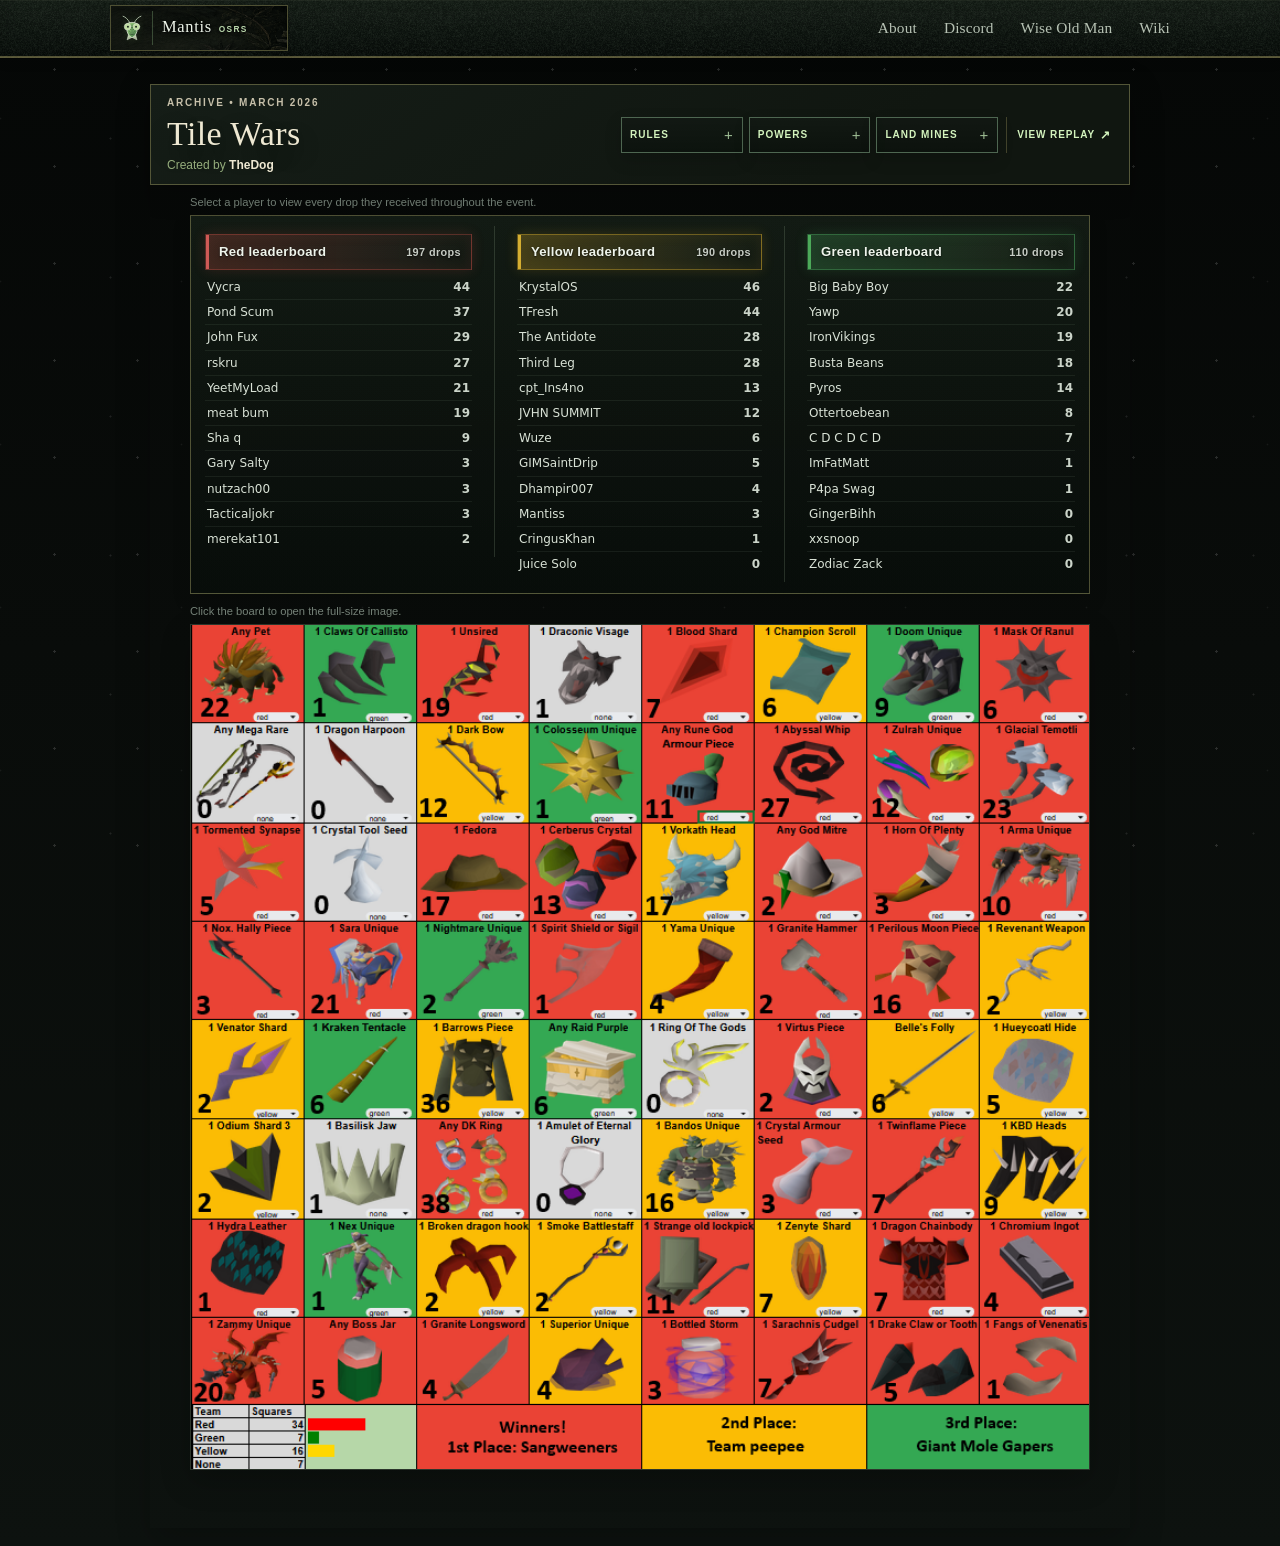
<file: events/tile-wars.html>
<!DOCTYPE html>
<html lang="en">
<head>
<meta charset="UTF-8" />
<meta name="viewport" content="width=device-width, initial-scale=1.0" />
<link rel="icon" href="../images/mantis-head-mark.svg" type="image/svg+xml">
<title>Tile Wars — Mantis OSRS</title>
<style>
  :root {
    --bg: #f3f0e7;
    --paper: #faf8f2;
    --ink: #1f2328;
    --muted: #6b7280;
    --line: #c9c3b4;
    --panel: #fffdf7;
    --shadow: 0 10px 24px rgba(0,0,0,.08);
    --red: #d9534f;
    --yellow: #e0b92f;
    --green: #2ea043;
    --none: #ffffff;
  }
  * { box-sizing: border-box; }
  body {
    margin: 0;
    background:
      radial-gradient(circle at top left, #f7f4ec 0, #f3f0e7 40%, #ece6d8 100%);
    color: var(--ink);
    font: 14px/1.35 Inter, system-ui, -apple-system, Segoe UI, Roboto, Arial, sans-serif;
  }
  .wrap { max-width: 1540px; margin: 0 auto; padding: 18px; }
  .top {
    display: grid;
    grid-template-columns: minmax(760px, 1fr) 360px;
    gap: 18px;
    align-items: start;
  }
  .panel {
    background: var(--panel);
    border: 1px solid var(--line);
    border-radius: 16px;
    box-shadow: var(--shadow);
  }
  .board-panel { padding: 14px; position: relative; overflow: hidden; }
  .board-header {
    display:flex; justify-content:space-between; align-items:flex-end; gap:12px; margin-bottom:10px;
  }
  .title {
    font-weight:800; font-size:22px; letter-spacing:.2px;
  }
  .subtitle { color: var(--muted); font-size: 12px; }
  .board {
    display:grid;
    grid-template-columns: repeat(8, minmax(88px, 1fr));
    gap: 8px;
    background: #d6d0c0;
    padding: 8px;
    border-radius: 16px;
    border: 1px solid #bdb39c;
  }
  .tile {
    position: relative;
    aspect-ratio: 1 / 1;
    border: 2px solid #9b927d;
    border-radius: 10px;
    background: var(--none);
    display:flex;
    align-items:center;
    justify-content:center;
    text-align:center;
    padding: 8px 6px;
    font-weight: 700;
    line-height: 1.08;
    font-size: 12px;
    color: #1a1a1a;
    box-shadow: inset 0 0 0 1px rgba(255,255,255,.5);
    transition: transform .12s ease, box-shadow .12s ease, background-color .18s linear, border-color .18s linear;
    word-break: break-word;
  }
  .tile.red { background: color-mix(in srgb, var(--red) 70%, white); border-color: #8f2f2c; }
  .tile.yellow { background: color-mix(in srgb, var(--yellow) 72%, white); border-color: #90720b; }
  .tile.green { background: color-mix(in srgb, var(--green) 70%, white); border-color: #226f31; }
  .tile.none { background: #fffefb; }
  .tile.active {
    transform: translateY(-2px) scale(1.012);
    box-shadow: 0 0 0 3px rgba(31,35,40,.15), 0 12px 20px rgba(0,0,0,.12);
  }
  .tile small {
    display:block; font-size:11px; color:#333; opacity:.8; margin-top:4px;
  }
  .tile-badge {
    position:absolute;
    top:5px;
    right:5px;
    min-width:20px;
    height:20px;
    padding:0 6px;
    border-radius:999px;
    background:rgba(255,255,255,.96);
    border:1px solid rgba(31,35,40,.16);
    color:#1f2328;
    font-size:11px;
    font-weight:800;
    line-height:18px;
    text-align:center;
    box-shadow:0 1px 2px rgba(0,0,0,.08);
    opacity:0;
    transform:scale(.9);
    transition:opacity .12s ease, transform .12s ease;
    pointer-events:none;
  }
  .tile-badge.show {
    opacity:1;
    transform:scale(1);
  }
  .banner {
    position:absolute; left:18px; right:18px; top:56px;
    padding: 12px 14px;
    border-radius: 14px;
    color: #fff;
    font-weight: 700;
    box-shadow: 0 12px 24px rgba(0,0,0,.18);
    opacity: 0; pointer-events:none; transform: translateY(-8px);
    transition: opacity .22s ease, transform .22s ease;
    z-index: 5;
  }
  .banner.show { opacity: 1; transform: translateY(0); }
  .banner.red { background: linear-gradient(90deg, #b53f3c, #d9534f); }
  .banner.yellow { background: linear-gradient(90deg, #a88413, #d9b12d); color:#201a00; }
  .banner.green { background: linear-gradient(90deg, #247736, #2ea043); }
  .banner .kicker { font-size: 11px; text-transform: uppercase; letter-spacing: .12em; opacity: .9; }
  .banner .main { font-size: 17px; margin-top: 2px; }
  .banner .sub { font-size: 12px; margin-top: 3px; opacity: .95; font-weight: 600; }
  .leaders {
    display:grid; grid-template-columns: repeat(3, 1fr); gap: 12px; margin-top: 14px;
  }
  .team-card { border:1px solid var(--line); border-radius: 14px; overflow:hidden; background:#fffdf8; }
  .team-head { padding:10px 12px; font-weight:800; }
  .team-head.red { background: color-mix(in srgb, var(--red) 18%, white); }
  .team-head.yellow { background: color-mix(in srgb, var(--yellow) 28%, white); }
  .team-head.green { background: color-mix(in srgb, var(--green) 18%, white); }
  table { width:100%; border-collapse:collapse; }
  th, td { padding:6px 10px; border-top:1px solid #ebe5d6; font-size:12px; }
  th { text-align:left; color:#615948; font-weight:700; }
  td.score { width:48px; text-align:right; font-variant-numeric: tabular-nums; font-weight:700; }
  .sidebar { padding: 14px; display:grid; gap: 12px; }
  .controls { display:grid; gap:10px; }
  .btns { display:grid; grid-template-columns: repeat(5, minmax(0, 1fr)); gap:8px; }
  .btns button { width:100%; }
  button {
    border:1px solid #bdb39c; background:#fff; color:#1f2328;
    padding:9px 12px; border-radius:10px; font-weight:700; cursor:pointer;
  }
  button:hover { background:#f6f2e7; }
  .range-row { display:grid; gap:6px; }
  input[type="range"] { width:100%; }
  .count-grid { display:grid; gap:10px; }
  .count-card {
    border:1px solid var(--line); border-radius:12px; padding:10px; background:#fffef9;
  }
  .count-top { display:flex; justify-content:space-between; align-items:center; margin-bottom:8px; font-weight:700; }
  .bar {
    width:100%; height:10px; border-radius:999px; background:#ece7d8; overflow:hidden;
  }
  .fill { height:100%; width:0%; transition: width .12s linear; }
  .fill.red { background: var(--red); }
  .fill.yellow { background: var(--yellow); }
  .fill.green { background: var(--green); }
  .tiny { color: var(--muted); font-size:12px; }
  .status { padding: 12px; border:1px solid var(--line); border-radius:12px; background:#fffef9; }
  .status strong { display:block; margin-bottom:4px; }
  .event-log { border:1px solid var(--line); border-radius:12px; background:#fffef9; overflow:hidden; }
  .event-log h3, .powers h3 { margin:0; padding:10px 12px; font-size:13px; border-bottom:1px solid #ebe5d6; background:#fbf8ef; }
  .log-items { max-height: 260px; overflow:auto; padding: 8px 10px; display:grid; gap:8px; }
  .log-item { font-size:12px; border-left: 4px solid #c8c1af; padding: 4px 8px; background:#fff; border-radius: 6px; }
  .log-item.red { border-color: var(--red); }
  .log-item.yellow { border-color: var(--yellow); }
  .log-item.green { border-color: var(--green); }
  .log-item.meta { border-color: #8c95a6; }
  .powers { border:1px solid var(--line); border-radius:12px; background:#fffef9; overflow:hidden; }
  .power-items { padding:8px 10px; display:grid; gap:8px; }
  .power-item { font-size:12px; padding:8px 10px; border-radius:8px; background:#fff; border-left:4px solid #c8c1af; }
  .power-item.red { border-color: var(--red); }
  .power-item.yellow { border-color: var(--yellow); }
  .power-item.green { border-color: var(--green); }

  .log-item.current { background:#e5e7eb; border-color:#9aa3af; box-shadow: inset 0 0 0 1px rgba(0,0,0,.04); }
  .active-powers { display:grid; grid-template-columns:repeat(auto-fit,minmax(220px,1fr)); gap:8px; margin: 10px 0 12px; }
  .active-powers:empty { display:none; }
  .active-power-card {
    border:1px solid var(--line); border-radius:12px; background:rgba(255,253,247,.98);
    box-shadow: var(--shadow); padding:10px 12px;
  }
  .active-power-card.red { border-left:6px solid var(--red); }
  .active-power-card.yellow { border-left:6px solid var(--yellow); }
  .active-power-card.green { border-left:6px solid var(--green); }
  .active-power-title { font-weight:800; margin-bottom:4px; }
  .active-power-sub { font-size:12px; color:var(--muted); margin-top:4px; }
  .current-move { margin-top:10px; padding:8px 10px; border:1px solid var(--line); border-radius:10px; background:#f3f4f6; }
  .legend { display:flex; gap:10px; flex-wrap:wrap; }
  .pill { border:1px solid var(--line); border-radius:999px; padding:4px 8px; background:#fff; font-size:12px; }
  @media (max-width: 1200px) {
    .top { grid-template-columns: 1fr; }
  }

  .player-name-btn {
    background: none;
    border: 0;
    padding: 0;
    margin: 0;
    font: inherit;
    color: inherit;
    cursor: pointer;
    text-align: left;
    text-decoration: underline;
    text-underline-offset: 2px;
  }
  .player-name-btn:hover { opacity: .78; }

  .player-modal-backdrop {
    position: fixed;
    inset: 0;
    background: rgba(15, 23, 42, .45);
    display: none;
    align-items: center;
    justify-content: center;
    padding: 20px;
    z-index: 1000;
  }
  .player-modal-backdrop.show { display: flex; }

  .player-modal {
    width: min(760px, 92vw);
    max-height: 82vh;
    overflow: hidden;
    border-radius: 18px;
    border: 1px solid #d8deea;
    background: #ffffff;
    box-shadow: 0 24px 60px rgba(15, 23, 42, .20);
    display: grid;
    grid-template-rows: auto auto 1fr;
  }
  .player-modal-head {
    display: flex;
    align-items: start;
    justify-content: space-between;
    gap: 12px;
    padding: 16px 18px 12px;
    border-bottom: 1px solid #ebe5d6;
    background: #fbf8ef;
  }
  .player-modal-title {
    font-size: 18px;
    font-weight: 800;
    line-height: 1.2;
  }
  .player-modal-sub {
    margin-top: 4px;
    font-size: 12px;
    color: var(--muted);
  }
  .player-modal-close {
    border: 1px solid #bdb39c;
    background: #fff;
    color: #1f2328;
    padding: 7px 11px;
    border-radius: 10px;
    font-weight: 700;
    cursor: pointer;
  }
  .player-modal-stats {
    display: flex;
    flex-wrap: wrap;
    gap: 14px;
    padding: 10px 18px;
    border-bottom: 1px solid #ebe5d6;
    background: #fffef9;
    font-size: 13px;
  }
  .player-modal-list {
    overflow: auto;
    padding: 12px 18px 18px;
    display: grid;
    gap: 8px;
    background: #ffffff;
  }
  .player-modal-row {
    display: flex;
    justify-content: space-between;
    align-items: center;
    gap: 12px;
    border: 1px solid #ebe5d6;
    border-radius: 10px;
    background: #fffef9;
    padding: 8px 10px;
    font-size: 13px;
  }
  .player-modal-move {
    color: var(--muted);
    white-space: nowrap;
    font-variant-numeric: tabular-nums;
  }
  .player-modal-empty {
    color: var(--muted);
    font-size: 13px;
    padding: 6px 2px;
  }

  .player-name-btn { touch-action: manipulation; }

  /* Responsive layout: desktop unchanged, stack and enlarge on smaller screens */
  @media (max-width: 1180px) {
    .top { grid-template-columns: 1fr; }
    .sidebar {
      grid-template-columns: repeat(2, minmax(0, 1fr));
      align-items: start;
      gap: 12px;
    }
    .controls, .count-grid, .status, .current-move, .event-log, .powers { min-width: 0; }
    .event-log, .powers { grid-column: 1 / -1; }
  }

  @media (max-width: 900px) {
    .wrap { padding: 12px; }
    .board-header { flex-direction: column; align-items: stretch; gap: 8px; }
    .legend { gap: 8px; }
    .board {
      grid-template-columns: repeat(8, minmax(0, 1fr));
      gap: 6px;
      padding: 6px;
    }
    .tile {
      font-size: 10px;
      padding: 6px 4px;
      border-radius: 8px;
    }
    .tile-badge {
      top: 4px;
      right: 4px;
      min-width: 18px;
      height: 18px;
      line-height: 16px;
      font-size: 10px;
      padding: 0 5px;
    }
    .leaders { grid-template-columns: 1fr; }
    .sidebar { grid-template-columns: 1fr; }
    .btns { grid-template-columns: repeat(2, minmax(0, 1fr)); }
    .btns button { min-height: 42px; }
    .range-row label { font-size: 14px; }
    input[type="range"] { height: 28px; }
    .count-grid { grid-template-columns: 1fr; }
    .status, .current-move, .event-log, .powers, .team-card, .count-card { border-radius: 12px; }
    .log-items { max-height: 220px; }
    .active-powers { grid-template-columns: 1fr; }
    .active-power-card { padding: 10px; }
    .current-move { font-size: 12px; }
    .player-modal {
      width: min(92vw, 760px);
      max-height: 86vh;
    }
  }

  @media (max-width: 640px) {
    .title { font-size: 20px; }
    .subtitle { font-size: 11px; }
    .pill { font-size: 11px; padding: 4px 7px; }
    .board {
      gap: 4px;
      padding: 4px;
      border-radius: 12px;
    }
    .tile {
      font-size: 9px;
      line-height: 1.02;
      padding: 5px 3px;
      border-width: 1px;
    }
    .tile-badge {
      top: 3px;
      right: 3px;
      min-width: 16px;
      height: 16px;
      line-height: 14px;
      font-size: 9px;
      padding: 0 4px;
    }
    .btns { grid-template-columns: repeat(2, minmax(0, 1fr)); gap: 6px; }
    button {
      padding: 11px 10px;
      font-size: 13px;
    }
    .count-top { font-size: 13px; }
    .event-log h3, .powers h3, .team-head { font-size: 12px; }
    th, td { padding: 6px 8px; font-size: 11px; }
    .log-item, .power-item, .active-power-sub { font-size: 11px; }
    .player-modal-head { padding: 14px 14px 10px; }
    .player-modal-stats { padding: 8px 14px; font-size: 12px; }
    .player-modal-list { padding: 10px 14px 14px; }
    .player-modal-row { font-size: 12px; }
  }


  @media (max-width: 1180px) {
    .top {
      display: grid;
      grid-template-columns: 1fr;
    }
    .sidebar {
      display: contents;
    }
    .controls { grid-row: 1; }
    .board-panel { grid-row: 2; }
    .count-grid { grid-row: 3; }
    #statusBox { grid-row: 4; }
    #currentMove { grid-row: 5; }
    .event-log { grid-row: 6; }
    .event-log + .powers { grid-row: 7; }
    .event-log + .powers + .powers { grid-row: 8; }
  }



  /* Site navigation added for the Mantis homepage. */
  .site-home-bar {
    width: min(1480px, calc(100% - 24px));
    margin: 12px auto 0;
    position: relative;
    z-index: 100;
  }
  .site-home-link {
    display: inline-flex;
    align-items: center;
    min-height: 38px;
    padding: 0 14px;
    border: 1px solid rgba(46, 160, 67, .3);
    border-radius: 999px;
    color: #245f2e;
    background: rgba(255, 253, 247, .94);
    box-shadow: 0 5px 16px rgba(0,0,0,.08);
    text-decoration: none;
    font: 700 13px/1 system-ui, sans-serif;
  }
  .site-home-link:hover { background: #ffffff; }


  /* Pale Mantis event theme — appearance only */
  :root {
    --bg: #dfe8dc;
    --paper: #edf3ea;
    --ink: #1c2a20;
    --muted: #5f7063;
    --line: #aebcab;
    --panel: #f8fbf6;
    --shadow: 0 10px 26px rgba(35, 55, 39, .10);
    --red: #cf5a56;
    --yellow: #d5ae31;
    --green: #4caa59;
    --none: #fffef9;
  }

  body {
    background:
      radial-gradient(circle at top left, #f0f5ed 0, #e2ebe0 42%, #d5e0d2 100%);
    color: var(--ink);
  }

  .panel,
  .team-card,
  .count-card,
  .status,
  .current-move,
  .event-log,
  .powers,
  .active-power-card,
  .player-modal {
    border-color: var(--line);
    background: rgba(248, 251, 246, .98);
    box-shadow: var(--shadow);
  }

  .board {
    background: #c5d2c2;
    border-color: #9eae9c;
  }

  .tile {
    color: #18221b;
    border-color: #8b9b89;
    box-shadow: inset 0 0 0 1px rgba(255,255,255,.62);
  }

  .tile.none {
    background: #fffef9;
  }

  .tile.red {
    background: color-mix(in srgb, var(--red) 61%, white);
    border-color: #9d4440;
  }

  .tile.yellow {
    background: color-mix(in srgb, var(--yellow) 58%, white);
    border-color: #927511;
  }

  .tile.green {
    background: color-mix(in srgb, var(--green) 58%, white);
    border-color: #2d7d39;
  }

  .tile small {
    color: #344039;
  }

  .team-card {
    background: #fbfdf9;
  }

  .team-head.red {
    background: color-mix(in srgb, var(--red) 16%, white);
  }

  .team-head.yellow {
    background: color-mix(in srgb, var(--yellow) 22%, white);
  }

  .team-head.green {
    background: color-mix(in srgb, var(--green) 16%, white);
  }

  th, td {
    border-top-color: #dbe4d9;
  }

  th {
    color: #56665a;
  }

  button,
  .player-modal-close {
    color: #213026;
    background: #f9fcf7;
    border-color: #9ead9b;
  }

  button:hover,
  .player-modal-close:hover {
    background: #eef5eb;
  }

  input[type="range"] {
    accent-color: #5b9b58;
  }

  .count-card,
  .status,
  .event-log,
  .powers,
  .active-power-card {
    background: #fbfdf9;
  }

  .bar {
    background: #d7e0d4;
  }

  .event-log h3,
  .powers h3 {
    color: #334c37;
    background: #edf4ea;
    border-bottom-color: #d6e0d3;
  }

  .log-items,
  .power-items,
  .player-modal-list {
    background: #f8fbf6;
  }

  .log-item,
  .power-item,
  .player-modal-row {
    background: #ffffff;
    border-color: #d7e1d5;
  }

  .log-item.current {
    background: #dfeadd;
    border-color: #759374;
  }

  .current-move,
  .player-modal-stats {
    background: #edf4eb;
    border-color: #d4dfd2;
  }

  .pill {
    background: #f9fcf7;
    border-color: #acbaaa;
  }

  .site-home-link {
    color: #315b36;
    background: rgba(248, 251, 246, .97);
    border-color: #9db69d;
  }

  .site-home-link:hover {
    background: #ffffff;
  }

  .player-modal-backdrop {
    background: rgba(29, 43, 32, .55);
  }


  /* Background glow only — content panels stay white */
  body {
    position: relative;
    overflow-x: hidden;
    background:
      radial-gradient(circle at 10% 16%, rgba(106, 184, 88, .15), transparent 25rem),
      radial-gradient(circle at 91% 70%, rgba(173, 224, 148, .10), transparent 24rem),
      linear-gradient(180deg, #dce8da 0%, #d2dfcf 100%);
  }

  body::before {
    content: "";
    position: fixed;
    width: 430px;
    height: 430px;
    left: -190px;
    top: 190px;
    border-radius: 50%;
    background: rgba(113, 190, 92, .09);
    filter: blur(90px);
    pointer-events: none;
    z-index: 0;
  }

  .site-home-bar,
  .wrap,
  .player-modal-backdrop {
    position: relative;
    z-index: 1;
  }

  .panel,
  .team-card,
  .count-card,
  .status,
  .current-move,
  .event-log,
  .powers,
  .active-power-card,
  .player-modal,
  .log-items,
  .power-items,
  .player-modal-list,
  .player-modal-head,
  .player-modal-stats {
    background: #ffffff !important;
  }

  .board-panel,
  .sidebar {
    background: #ffffff !important;
  }

  .event-log h3,
  .powers h3,
  .current-move,
  .player-modal-stats {
    background: #f4f7f2 !important;
  }

  .log-item,
  .power-item,
  .player-modal-row,
  button,
  .player-modal-close,
  .pill {
    background: #ffffff !important;
  }

  .log-item.current {
    background: #e7f0e4 !important;
  }

  .panel,
  .team-card,
  .count-card,
  .status,
  .current-move,
  .event-log,
  .powers,
  .active-power-card {
    box-shadow:
      0 12px 28px rgba(35,55,39,.10),
      inset 0 1px 0 rgba(255,255,255,.7);
  }


  /* Dark Mantis outer theme; white replay content */
  body {
    color:#1c2a20;
    background:
      linear-gradient(180deg,#050706 0%,#090c0a 42%,#0d120f 100%);
    overflow-x:hidden;
  }

  body::before,
  body::after {
    inset:auto;
    width:auto;
    height:auto;
    border-radius:0;
    background:none;
    filter:none;
    opacity:1;
  }

  .site-home-link {
    color:#d3f3bd;
    background:rgba(24,35,27,.96);
    border-color:#536a57;
    box-shadow:
      0 10px 26px rgba(0,0,0,.20),
      inset 0 1px 0 rgba(255,255,255,.025);
  }

  .site-home-link:hover {
    background:#1e2c21;
  }

  .panel,
  .board-panel,
  .sidebar,
  .team-card,
  .count-card,
  .status,
  .current-move,
  .event-log,
  .powers,
  .active-power-card,
  .player-modal,
  .log-items,
  .power-items,
  .player-modal-list,
  .player-modal-head,
  .player-modal-stats,
  .log-item,
  .power-item,
  .player-modal-row,
  button,
  .player-modal-close,
  .pill {
    background:#ffffff !important;
  }

  .event-log h3,
  .powers h3,
  .current-move,
  .player-modal-stats {
    background:#f4f7f2 !important;
  }

  .log-item.current {
    background:#e7f0e4 !important;
  }

  .panel,
  .team-card,
  .count-card,
  .status,
  .current-move,
  .event-log,
  .powers,
  .active-power-card {
    box-shadow:
      0 14px 32px rgba(0,0,0,.18),
      inset 0 1px 0 rgba(255,255,255,.72);
  }


  /* Vertical ambient glow streaks */
  body::before,
  body::after {
    content: "";
    position: fixed;
    top: -22vh;
    bottom: -22vh;
    width: 52px;
    height: auto;
    border-radius: 0;
    pointer-events: none;
    z-index: 0;
    filter: blur(8px);
    opacity: .82;
    background:
    linear-gradient(
      180deg,
      transparent 0%,
      rgba(142, 214, 112, .04) 16%,
      rgba(142, 214, 112, .22) 42%,
      rgba(195, 239, 168, .10) 60%,
      transparent 84%
    );
    animation: streakDrift 8s ease-in-out infinite;
  }

  body::before {
    left: 8%;
  }

  body::after {
    right: 8%;
    width: 34px;
    opacity: .58;
    animation-delay: -3.2s;
    animation-duration: 10s;
  }

  @keyframes streakDrift {
    0%, 100% { transform: translateY(-7%); }
    50% { transform: translateY(7%); }
  }

  @media (max-width: 700px) {
    body::before {
    left: -28px;
    width: 38px;
    }

    body::after {
    right: -24px;
    width: 26px;
    }
  }

  @media (prefers-reduced-motion: reduce) {
    body::before,
    body::after {
    animation: none !important;
    }
  }


    /* glossy black sheen */
    body {
      position: relative;
    }

    body > * {
      position: relative;
      z-index: 1;
    }

    body::selection {
      background: rgba(170,255,164,.25);
    }

  
  /* Original Tile Wars board preview above the interactive replay */
  .original-board-panel {
    width:min(980px,100%);
    margin:0 auto;
    padding:14px;
    background:#fffdf7;
    border:1px solid #c9c3b4;
    border-radius:16px;
    box-shadow:0 14px 34px rgba(0,0,0,.18);
  }

  .original-board-title {
    margin:0 0 10px;
    color:#1f2328;
    font-size:18px;
    font-weight:800;
    letter-spacing:.2px;
  }

  .original-board-frame {
    display:flex;
    justify-content:center;
    align-items:center;
    overflow:hidden;
    padding:8px;
    border:1px solid #bdb39c;
    border-radius:14px;
    background:#ece6d8;
  }

  .original-board-frame a {
    display:flex;
    justify-content:center;
    width:100%;
  }

  .original-board-frame img {
    display:block;
    width:min(900px,100%);
    height:auto;
    object-fit:contain;
  }

  .original-board-hint {
    margin:8px 2px 0;
    color:#6b7280;
    font-size:12px;
  }

  .board-replay-divider {
    display:flex;
    align-items:center;
    justify-content:center;
    min-height:62px;
    color:#d3f3bd;
    font-family:Georgia,"Times New Roman",serif;
    font-size:34px;
    line-height:1;
    text-shadow:
      0 0 7px rgba(121,218,98,.35),
      0 0 18px rgba(121,218,98,.14);
  }

  @media(max-width:700px) {
    .original-board-panel {
      padding:10px;
      border-radius:13px;
    }

    .original-board-frame {
      padding:4px;
      border-radius:10px;
    }

    .original-board-title {
      font-size:16px;
    }

    .board-replay-divider {
      min-height:48px;
      font-size:29px;
    }
  }


  /* Thin separation between the original board and replay */
  .board-replay-separator{
    width:min(820px,82%);
    height:1px;
    margin:16px auto 17px;
    background:linear-gradient(
      90deg,
      transparent,
      rgba(121,218,98,.42) 15%,
      rgba(210,255,190,.92) 50%,
      rgba(121,218,98,.42) 85%,
      transparent
    );
    box-shadow:
      0 0 6px rgba(121,218,98,.27),
      0 0 14px rgba(121,218,98,.10);
  }

  /* Dark outer Tile Wars surfaces; light nested information bubbles */
  .original-board-panel{
    color:#eef4eb;
    background:
      linear-gradient(180deg,rgba(255,255,255,.018),rgba(255,255,255,0)),
      #151e18 !important;
    border-color:#3b4c3f;
    box-shadow:
      0 16px 36px rgba(0,0,0,.25),
      inset 0 1px 0 rgba(255,255,255,.025);
  }

  .original-board-title{
    color:#eef4eb;
  }

  .original-board-hint{
    color:#a7b4a5;
  }

  .original-board-frame{
    background:#0f1612;
    border-color:#405144;
  }

  .panel.board-panel,
  .panel.sidebar{
    color:#eef4eb;
    background:
      linear-gradient(180deg,rgba(255,255,255,.018),rgba(255,255,255,0)),
      #151e18 !important;
    border-color:#3b4c3f;
    box-shadow:
      0 16px 36px rgba(0,0,0,.25),
      inset 0 1px 0 rgba(255,255,255,.025);
  }

  .board-header .title{
    color:#f0f5ee;
  }

  .board-header .subtitle{
    color:#a7b4a5;
  }

  /* Controls become a light inner information bubble */
  .controls{
    padding:12px;
    color:#1c2a20;
    background:#ffffff;
    border:1px solid #aebcab;
    border-radius:12px;
    box-shadow:
      0 10px 24px rgba(0,0,0,.12),
      inset 0 1px 0 rgba(255,255,255,.72);
  }

  .controls .tiny{
    color:#5f7063;
  }

  /* Preserve all nested replay information bubbles as light surfaces */
  .board,
  .team-card,
  .count-card,
  .status,
  .current-move,
  .event-log,
  .powers,
  .active-power-card,
  .pill,
  .log-item,
  .power-item,
  .player-modal,
  .player-modal-head,
  .player-modal-stats,
  .player-modal-list,
  .player-modal-row,
  button,
  .player-modal-close{
    color:#1c2a20;
  }

  @media(max-width:1180px){
    .controls{
      border-radius:12px;
    }
  }

  @media(max-width:700px){
    .board-replay-separator{
      width:76%;
      margin:12px auto 13px;
    }
  }


  /* V29 — softer dark-mode information surfaces */
  :root{
    --ink:#e5ebe6;
    --muted:#aab7ad;
    --line:#4a5c4f;
    --panel:#27322b;
    --paper:#303c34;
    --none:#2f3a32;
  }

  .controls,
  .team-card,
  .count-card,
  .status,
  .event-log,
  .powers,
  .active-power-card,
  .player-modal{
    color:#e5ebe6;
    background:#27322b !important;
    border-color:#4a5c4f;
    box-shadow:
      0 12px 28px rgba(0,0,0,.20),
      inset 0 1px 0 rgba(255,255,255,.035);
  }

  .controls{
    border:1px solid #4a5c4f;
  }

  .log-items,
  .power-items,
  .player-modal-list{
    color:#e5ebe6;
    background:#202923 !important;
  }

  .player-modal-head{
    color:#e5ebe6;
    background:#27322b !important;
    border-color:#4a5c4f;
  }

  .event-log h3,
  .powers h3,
  .current-move,
  .player-modal-stats{
    color:#e5ebe6;
    background:#303c34 !important;
    border-color:#4a5c4f;
  }

  .log-item,
  .power-item,
  .player-modal-row{
    color:#e5ebe6;
    background:#303c34 !important;
    border-color:#4a5c4f;
  }

  .log-item.current{
    color:#f0f5f1;
    background:#3a4a3f !important;
    border-color:#789079;
    box-shadow:inset 0 0 0 1px rgba(255,255,255,.035);
  }

  button,
  .player-modal-close,
  .pill{
    color:#e5ebe6;
    background:#303c34 !important;
    border-color:#526557;
    box-shadow:inset 0 1px 0 rgba(255,255,255,.035);
  }

  button:hover,
  .player-modal-close:hover{
    color:#f4f7f4;
    background:#39483e !important;
  }

  .player-name-btn{
    color:inherit;
    background:transparent !important;
    border:0 !important;
    box-shadow:none !important;
  }

  .tiny,
  .controls .tiny,
  .active-power-sub,
  .player-modal-sub{
    color:#aab7ad;
  }

  th{
    color:#aab7ad;
  }

  th,
  td{
    border-top-color:#3b4a40;
  }

  .team-head{
    color:#edf2ee;
    border-bottom:1px solid #4a5c4f;
  }

  .team-head.red{
    background:color-mix(in srgb,var(--red) 31%,#27322b);
  }

  .team-head.yellow{
    color:#f4efcf;
    background:color-mix(in srgb,var(--yellow) 31%,#27322b);
  }

  .team-head.green{
    background:color-mix(in srgb,var(--green) 31%,#27322b);
  }

  .board{
    background:#202923 !important;
    border-color:#4a5c4f;
  }

  .tile{
    color:#edf2ee;
    border-color:#596b5c;
    box-shadow:
      inset 0 0 0 1px rgba(255,255,255,.035),
      0 2px 5px rgba(0,0,0,.13);
  }

  .tile.none{
    background:#2f3a32;
  }

  .tile.red{
    color:#fff3f2;
    background:color-mix(in srgb,var(--red) 52%,#2f3a32);
    border-color:#a8514e;
  }

  .tile.yellow{
    color:#fff7d8;
    background:color-mix(in srgb,var(--yellow) 50%,#2f3a32);
    border-color:#a3862c;
  }

  .tile.green{
    color:#efffed;
    background:color-mix(in srgb,var(--green) 50%,#2f3a32);
    border-color:#438f4d;
  }

  .tile small{
    color:#c5d0c7;
  }

  .bar{
    background:#1b231e;
    box-shadow:inset 0 0 0 1px rgba(255,255,255,.025);
  }

  input[type="range"]{
    accent-color:#91c77d;
  }

  .player-modal-backdrop{
    background:rgba(3,7,4,.76);
  }

  .log-items,
  .power-items,
  .player-modal-list{
    scrollbar-color:#526557 #202923;
  }


  /* V30 — keep player details modal centered in the viewport */
  .player-modal-backdrop{
    position:fixed !important;
    inset:0 !important;
    display:none;
    align-items:center;
    justify-content:center;
    z-index:1000;
    padding:20px;
    overflow:auto;
  }

  .player-modal-backdrop.show{
    display:flex;
  }

  .player-modal{
    margin:auto;
    max-height:calc(100vh - 40px);
    overflow:auto;
  }



  /* V31 board-only page */
  .board-scoreboard-panel{
    width:min(1180px,100%);
    margin:0 auto;
    padding:14px;
  }

  .board-scoreboard-panel .board-header{
    align-items:flex-start;
    margin-bottom:0;
  }

  .board-scoreboard-panel .leaders{
    margin-top:14px;
  }

  .scoreboard-help{
    max-width:720px;
  }

  .board-page-nav{
    display:flex;
    justify-content:center;
    margin:16px 0 0;
  }

  .board-page-nav a{
    color:#d3f3bd;
    font-size:12px;
    font-weight:800;
    letter-spacing:.11em;
    text-decoration:none;
    text-transform:uppercase;
  }

  .board-page-nav a::after{
    content:" →";
  }

  .board-page-nav a:hover{
    color:#f0ffe6;
  }

  @media(max-width:900px){
    .board-scoreboard-panel .leaders{
      grid-template-columns:1fr;
    }
  }


  /* V1.48 — event identity header and board section label */
  .event-page-header{
    position:relative;
    overflow:hidden;
    margin:0 0 16px;
    padding:15px 18px 14px;
    border:1px solid #4d6551;
    border-radius:12px;
    background:
      linear-gradient(135deg,rgba(54,78,59,.72),rgba(21,31,24,.96) 58%,rgba(17,25,20,.98));
    box-shadow:
      0 13px 28px rgba(0,0,0,.20),
      inset 0 1px 0 rgba(255,255,255,.035),
      0 0 22px rgba(112,176,92,.055);
  }

  .event-page-header::after{
    content:"";
    position:absolute;
    left:18px;
    right:18px;
    bottom:0;
    height:1px;
    background:linear-gradient(90deg,rgba(155,221,128,.62),rgba(155,221,128,.12),transparent);
  }

  .event-page-date{
    color:#a9c99d;
    font-size:10px;
    font-weight:800;
    letter-spacing:.18em;
    line-height:1.2;
    text-transform:uppercase;
  }

  .event-page-header .original-board-title{
    margin:4px 0 5px;
    color:#f0f5ed;
    font-size:clamp(24px,3vw,34px);
    line-height:1.08;
    letter-spacing:.01em;
    text-shadow:0 10px 26px rgba(0,0,0,.28);
  }

  .event-page-credit{
    margin:0;
    color:#9fac9d;
    font-size:12px;
    line-height:1.35;
  }

  .event-page-credit .creator-name{
    color:#d3f3bd;
    font-weight:800;
  }

  .event-section-title{
    display:flex;
    align-items:center;
    gap:10px;
    margin:0 0 10px;
    color:#b9d8a9;
    font-size:11px;
    font-weight:800;
    letter-spacing:.16em;
    line-height:1.2;
    text-transform:uppercase;
  }

  .event-section-title::after{
    content:"";
    flex:1;
    height:1px;
    background:linear-gradient(90deg,rgba(121,157,119,.55),transparent);
  }

  @media(max-width:640px){
    .event-page-header{
      margin-bottom:13px;
      padding:13px 14px 12px;
      border-radius:10px;
    }

    .event-page-header::after{
      left:14px;
      right:14px;
    }

    .event-page-header .original-board-title{
      font-size:25px;
    }
  }



  /* V1.49 — sharper homepage-matched event surfaces */
  .site-home-link,
  .original-board-panel,
  .original-board-frame,
  .event-page-header,
  .panel,
  .panel.board-panel,
  .panel.sidebar,
  .controls,
  .team-card,
  .count-card,
  .status,
  .current-move,
  .event-log,
  .powers,
  .active-power-card,
  .log-item,
  .power-item,
  .player-modal,
  .player-modal-head,
  .player-modal-stats,
  .player-modal-list,
  .player-modal-row {
    border-radius:0;
  }

  .site-home-link {
    position:relative;
    border-color:#4e6651;
    background:
      linear-gradient(180deg,rgba(255,255,255,.025),rgba(255,255,255,0)),
      #151e18;
    box-shadow:
      0 10px 26px rgba(0,0,0,.22),
      0 0 18px rgba(116,190,94,.035),
      inset 0 1px 0 rgba(255,255,255,.025),
      inset 0 0 0 4px rgba(145,202,124,.025);
  }

  .site-home-link:hover {
    background:
      linear-gradient(180deg,rgba(255,255,255,.035),rgba(255,255,255,0)),
      #1a261d;
  }

  .original-board-panel,
  .panel.board-panel,
  .panel.sidebar {
    position:relative;
    isolation:isolate;
    border-color:#4e6651;
    background:
      linear-gradient(145deg,rgba(255,255,255,.018),rgba(255,255,255,0) 38%),
      #151e18 !important;
    box-shadow:
      0 18px 42px rgba(0,0,0,.22),
      0 0 28px rgba(121,218,98,.035),
      inset 0 1px 0 rgba(255,255,255,.025);
  }

  .original-board-panel::after,
  .panel.board-panel::after,
  .panel.sidebar::after {
    content:"";
    position:absolute;
    inset:10px;
    z-index:0;
    pointer-events:none;
    border:1px solid rgba(134,202,112,.075);
    box-shadow:inset 0 0 15px rgba(121,218,98,.018);
  }

  .original-board-panel > *,
  .panel.board-panel > *,
  .panel.sidebar > * {
    position:relative;
    z-index:1;
  }

  .event-page-header {
    isolation:isolate;
    border-color:#4e6651;
    background:
      linear-gradient(115deg,rgba(255,255,255,.035),transparent 30%),
      linear-gradient(135deg,#1c2a1f,#111912 72%);
    box-shadow:
      0 14px 30px rgba(0,0,0,.22),
      0 0 24px rgba(116,190,94,.04),
      inset 0 1px 0 rgba(255,255,255,.028);
  }

  .event-page-header::before {
    content:"";
    position:absolute;
    inset:8px;
    z-index:0;
    pointer-events:none;
    border:1px solid rgba(150,214,128,.09);
    box-shadow:inset 0 0 16px rgba(121,218,98,.018);
  }

  .event-page-header > * {
    position:relative;
    z-index:1;
  }

  .original-board-frame,
  .board {
    border-color:#4e6651;
    background:#0d140f !important;
    box-shadow:
      0 14px 34px rgba(0,0,0,.24),
      inset 0 0 0 1px rgba(134,202,112,.045),
      inset 0 1px 0 rgba(255,255,255,.02);
  }

  .board-header .title {
    display:flex;
    align-items:center;
    gap:10px;
  }

  .board-header .title::after {
    content:"";
    width:54px;
    height:1px;
    background:linear-gradient(90deg,rgba(134,202,112,.38),transparent);
    box-shadow:0 0 8px rgba(121,218,98,.06);
  }

  .controls,
  .team-card,
  .count-card,
  .status,
  .current-move,
  .event-log,
  .powers,
  .active-power-card,
  .player-modal {
    border-color:#445947;
    box-shadow:
      0 12px 28px rgba(0,0,0,.22),
      inset 0 1px 0 rgba(255,255,255,.022),
      inset 0 0 0 6px rgba(134,202,112,.018);
  }

  .team-head,
  .event-log h3,
  .powers h3,
  .player-modal-head,
  .player-modal-stats {
    border-radius:0;
  }

  @media(max-width:700px) {
    .site-home-link,
    .original-board-panel,
    .original-board-frame,
    .event-page-header,
    .panel,
    .panel.board-panel,
    .panel.sidebar,
    .controls,
    .team-card,
    .count-card,
    .status,
    .current-move,
    .event-log,
    .powers,
    .active-power-card,
    .log-item,
    .power-item,
    .player-modal,
    .player-modal-head,
    .player-modal-stats,
    .player-modal-list,
    .player-modal-row {
      border-radius:0;
    }

    .original-board-panel::after,
    .panel.board-panel::after,
    .panel.sidebar::after {
      inset:8px;
    }

    .event-page-header::before {
      inset:7px;
    }
  }


  /* V1.50 — collapsed Tile Wars rules inside the event header */
  .event-info-grid {
    display:grid;
    grid-template-columns:repeat(3,minmax(0,1fr));
    align-items:start;
    gap:10px;
    margin-top:15px;
    padding-top:14px;
    border-top:1px solid rgba(150,214,128,.12);
  }

  .event-info-panel {
    min-width:0;
    border:1px solid #4e6651;
    background:
      linear-gradient(180deg,rgba(255,255,255,.025),rgba(255,255,255,0)),
      rgba(10,16,12,.72);
    box-shadow:
      0 9px 20px rgba(0,0,0,.18),
      inset 0 0 0 4px rgba(134,202,112,.018);
  }

  .event-info-panel summary {
    position:relative;
    display:flex;
    align-items:center;
    justify-content:space-between;
    gap:10px;
    min-height:42px;
    padding:10px 12px;
    color:#d3f3bd;
    font-size:11px;
    font-weight:800;
    letter-spacing:.14em;
    line-height:1.2;
    text-transform:uppercase;
    cursor:pointer;
    list-style:none;
    user-select:none;
  }

  .event-info-panel summary::-webkit-details-marker {
    display:none;
  }

  .event-info-panel summary::after {
    content:"+";
    flex:0 0 auto;
    color:#9fbe94;
    font-size:18px;
    font-weight:500;
    line-height:1;
    transition:transform .16s ease;
  }

  .event-info-panel[open] summary {
    border-bottom:1px solid rgba(150,214,128,.12);
    background:rgba(106,145,95,.07);
  }

  .event-info-panel[open] summary::after {
    transform:rotate(45deg);
  }

  .event-info-panel summary:hover,
  .event-info-panel summary:focus-visible {
    color:#efffe7;
    background:rgba(106,145,95,.10);
    outline:none;
  }

  .event-info-content {
    padding:12px 13px 14px;
    color:#c2cec0;
    font-size:12px;
    line-height:1.55;
  }

  .event-info-content ul,
  .event-info-content ol {
    margin:0;
    padding-left:18px;
  }

  .event-info-content li + li {
    margin-top:8px;
  }

  .event-info-content strong {
    color:#eef5eb;
  }

  .event-info-subheading {
    margin:14px 0 7px;
    color:#a9c99d;
    font-size:10px;
    font-weight:800;
    letter-spacing:.13em;
    text-transform:uppercase;
  }

  @media(max-width:760px) {
    .event-info-grid {
      grid-template-columns:1fr;
      gap:8px;
      margin-top:13px;
      padding-top:12px;
    }

    .event-info-panel summary {
      min-height:44px;
      padding:11px 12px;
    }
  }


  /* V1.51 — attach the final scoreboard to the board and match event team-card styling */
  .board-scoreboard-panel {
    width:auto;
    margin:24px 0 0;
    padding:0;
  }

  .board-scoreboard-panel .board-header {
    margin:0 0 12px;
  }

  .board-scoreboard-panel .teams-title {
    display:flex;
    align-items:center;
    gap:10px;
    margin:0 0 5px;
    color:#eef4eb;
    font-size:17px;
    line-height:1.2;
    letter-spacing:.2px;
  }

  .board-scoreboard-panel .teams-title::after {
    content:"";
    flex:1;
    height:1px;
    background:linear-gradient(90deg,rgba(134,202,112,.38),transparent);
    box-shadow:0 0 8px rgba(121,218,98,.06);
  }

  .board-scoreboard-panel .leaders {
    grid-template-columns:repeat(3,minmax(0,1fr));
    align-items:start;
    gap:12px;
    margin-top:12px;
  }

  .board-scoreboard-panel .team-card {
    position:relative;
    isolation:isolate;
    overflow:hidden;
    border:1px solid #445947;
    background:#101711 !important;
    box-shadow:
      0 12px 28px rgba(0,0,0,.22),
      inset 0 1px 0 rgba(255,255,255,.022),
      inset 0 0 0 6px rgba(134,202,112,.018);
  }

  .board-scoreboard-panel .team-head {
    padding:10px 12px;
    color:#edf4e9;
    font-size:14px;
    font-weight:800;
    line-height:1.2;
    border-bottom:1px solid rgba(144,187,132,.20);
    text-shadow:0 1px 10px rgba(0,0,0,.25);
  }

  .board-scoreboard-panel .team-head.red {
    background:linear-gradient(90deg,#422827,#281b1b);
    border-left:4px solid #a85854;
  }

  .board-scoreboard-panel .team-head.yellow {
    color:#f4efd5;
    background:linear-gradient(90deg,#453d24,#292619);
    border-left:4px solid #b59a45;
  }

  .board-scoreboard-panel .team-head.green {
    background:linear-gradient(90deg,#29422e,#1b2b1e);
    border-left:4px solid #72a766;
  }

  .board-scoreboard-panel table {
    background:
      linear-gradient(180deg,rgba(255,255,255,.018),rgba(255,255,255,0)),
      #121915;
  }

  .board-scoreboard-panel th,
  .board-scoreboard-panel td {
    padding:7px 11px;
    color:#e8efe6;
    border-top-color:#2d3930;
  }

  .board-scoreboard-panel th {
    color:#aab7ad;
  }

  .board-scoreboard-panel tbody tr:nth-child(even) {
    background:rgba(255,255,255,.018);
  }

  @media(max-width:900px) {
    .board-scoreboard-panel .leaders {
      grid-template-columns:1fr;
    }
  }

  @media(max-width:640px) {
    .board-scoreboard-panel {
      margin-top:18px;
    }
  }

</style>
  <link rel="stylesheet" href="../assets/v160.css">
  <link rel="stylesheet" href="../assets/v169-event-clean.css">
  <link rel="stylesheet" href="../assets/v170-event-detail.css">
  <link rel="stylesheet" href="../assets/v171-polish.css">
  <link rel="stylesheet" href="../assets/v172-polish.css">
  <link rel="stylesheet" href="../assets/v179-player-modal.css">
  <link rel="stylesheet" href="../assets/site-nav-v71331.css">
  <style id="tile-wars-v802-redesign">
    /* v8.02: modern, open Tile Wars archive layout matched to the current landing page. */
    body.v161-event-page {
      --tw-line: rgba(145, 169, 139, .22);
      --tw-line-strong: rgba(164, 190, 155, .34);
      --tw-muted: #9ca99d;
      --tw-soft: #c6d1c4;
      --tw-green: #d3f3bd;
    }

    body.v161-event-page > div.wrap {
      width: min(1060px, calc(100% - 28px)) !important;
      margin: 0 auto !important;
    }

    /* Remove the old nested-panel look from the archive page. */
    body.v161-event-page .original-board-panel {
      width: 100% !important;
      margin: 0 !important;
      padding: 42px 0 58px !important;
      border: 0 !important;
      background: transparent !important;
      box-shadow: none !important;
      overflow: visible !important;
    }

    body.v161-event-page .original-board-panel::after {
      content: none !important;
      display: none !important;
    }

    /* Editorial event heading, with compact information controls beside the title. */
    body.v161-event-page .event-page-header {
      display: grid !important;
      grid-template-columns: minmax(0, 1fr) auto !important;
      grid-template-areas:
        "date date"
        "title info"
        "credit info" !important;
      align-items: end !important;
      column-gap: 34px !important;
      row-gap: 0 !important;
      margin: 0 0 34px !important;
      padding: 0 0 24px !important;
      border: 0 !important;
      border-bottom: 1px solid var(--tw-line) !important;
      background: transparent !important;
      box-shadow: none !important;
      isolation: auto !important;
    }

    body.v161-event-page .event-page-header::before,
    body.v161-event-page .event-page-header::after,
    body.v161-event-page .event-page-header .v170-header-ornament {
      content: none !important;
      display: none !important;
    }

    body.v161-event-page .event-page-header .event-page-date {
      grid-area: date !important;
      margin: 0 0 9px !important;
      color: #93a890 !important;
      font: 800 .66rem/1.2 Arial, Helvetica, sans-serif !important;
      letter-spacing: .18em !important;
      text-transform: uppercase !important;
    }

    body.v161-event-page .event-page-header .original-board-title {
      grid-area: title !important;
      min-width: 0 !important;
      margin: 0 !important;
      color: #eef4eb !important;
      font: 400 clamp(2.75rem, 6vw, 4.9rem)/.9 Georgia, "Times New Roman", serif !important;
      letter-spacing: -.055em !important;
    }

    body.v161-event-page .event-page-header .event-page-credit {
      grid-area: credit !important;
      margin: 11px 0 0 !important;
      color: var(--tw-muted) !important;
      font-size: .78rem !important;
      line-height: 1.3 !important;
    }

    body.v161-event-page .event-page-header .creator-name {
      color: #c9d7c5 !important;
    }

    body.v161-event-page .event-page-header .event-info-grid {
      grid-area: info !important;
      display: grid !important;
      grid-template-columns: repeat(3, auto) !important;
      align-items: end !important;
      gap: 20px !important;
      width: auto !important;
      margin: 0 0 1px !important;
      padding: 0 !important;
      border: 0 !important;
    }

    body.v161-event-page .event-info-panel {
      position: relative !important;
      min-width: 0 !important;
      border: 0 !important;
      background: transparent !important;
      box-shadow: none !important;
    }

    body.v161-event-page .event-info-panel summary {
      min-height: 0 !important;
      padding: 6px 0 7px !important;
      gap: 7px !important;
      color: #aebcaf !important;
      border: 0 !important;
      border-bottom: 1px solid transparent !important;
      background: transparent !important;
      font: 700 .67rem/1.2 Arial, Helvetica, sans-serif !important;
      letter-spacing: .13em !important;
      text-transform: uppercase !important;
      transition: color .16s ease, border-color .16s ease !important;
    }

    body.v161-event-page .event-info-panel summary::after {
      content: "+" !important;
      color: #6f8970 !important;
      font: 400 .9rem/1 Arial, Helvetica, sans-serif !important;
      transition: transform .16s ease !important;
    }

    body.v161-event-page .event-info-panel[open] summary,
    body.v161-event-page .event-info-panel summary:hover,
    body.v161-event-page .event-info-panel summary:focus-visible {
      color: #e6f0e2 !important;
      border-bottom-color: rgba(188, 210, 178, .5) !important;
      background: transparent !important;
      outline: none !important;
    }

    body.v161-event-page .event-info-panel[open] summary::after {
      transform: rotate(45deg) !important;
    }

    body.v161-event-page .event-info-content {
      position: absolute !important;
      z-index: 80 !important;
      top: calc(100% + 12px) !important;
      right: 0 !important;
      width: min(430px, calc(100vw - 28px)) !important;
      max-height: min(62vh, 520px) !important;
      overflow: auto !important;
      padding: 18px 20px 19px !important;
      color: #c7d1c5 !important;
      border: 1px solid rgba(133, 157, 128, .32) !important;
      background:
        linear-gradient(180deg, rgba(255,255,255,.018), rgba(255,255,255,0)),
        rgba(10, 15, 11, .98) !important;
      box-shadow: 0 20px 48px rgba(0,0,0,.42) !important;
      font-size: .78rem !important;
      line-height: 1.58 !important;
    }

    body.v161-event-page .event-info-panel:nth-child(1) .event-info-content {
      right: auto !important;
      left: 0 !important;
    }

    body.v161-event-page .event-info-content li + li {
      margin-top: 8px !important;
    }

    /* Simple section dividers instead of card headers. */
    body.v161-event-page .event-section-title,
    body.v161-event-page .board-scoreboard-panel .teams-title {
      display: flex !important;
      align-items: center !important;
      gap: 13px !important;
      margin: 0 0 15px !important;
      color: #b9d8a9 !important;
      font: 800 .67rem/1.2 Arial, Helvetica, sans-serif !important;
      letter-spacing: .17em !important;
      text-transform: uppercase !important;
    }

    body.v161-event-page .event-section-title::after,
    body.v161-event-page .board-scoreboard-panel .teams-title::after {
      content: "" !important;
      flex: 1 !important;
      height: 1px !important;
      background: linear-gradient(90deg, var(--tw-line-strong), transparent) !important;
      box-shadow: none !important;
    }

    /* Board is the single dominant surface on the page. */
    body.v161-event-page .original-board-frame {
      margin: 0 !important;
      padding: 0 !important;
      border: 1px solid rgba(139, 161, 134, .27) !important;
      background: #080c09 !important;
      box-shadow: 0 24px 55px rgba(0,0,0,.28) !important;
      overflow: hidden !important;
    }

    body.v161-event-page .original-board-frame a,
    body.v161-event-page .original-board-frame img {
      display: block !important;
      width: 100% !important;
    }

    body.v161-event-page .original-board-hint {
      margin: 9px 0 0 !important;
      color: #758278 !important;
      font-size: .7rem !important;
      text-align: right !important;
    }

    /* Scoreboard becomes three open columns instead of three nested cards. */
    body.v161-event-page .board-scoreboard-panel {
      width: 100% !important;
      margin: 44px 0 0 !important;
      padding: 0 !important;
      border: 0 !important;
      background: transparent !important;
      box-shadow: none !important;
    }

    body.v161-event-page .board-scoreboard-panel .board-header {
      margin: 0 0 18px !important;
    }

    body.v161-event-page .board-scoreboard-panel .scoreboard-help {
      max-width: 610px !important;
      margin-top: -8px !important;
      color: #869389 !important;
      font-size: .76rem !important;
      line-height: 1.45 !important;
    }

    body.v161-event-page .board-scoreboard-panel .leaders {
      display: grid !important;
      grid-template-columns: repeat(3, minmax(0,1fr)) !important;
      align-items: start !important;
      gap: 0 !important;
      margin: 20px 0 0 !important;
      border-top: 1px solid var(--tw-line) !important;
      border-bottom: 1px solid var(--tw-line) !important;
    }

    body.v161-event-page .board-scoreboard-panel .team-card {
      min-width: 0 !important;
      padding: 18px 22px 17px !important;
      border: 0 !important;
      border-right: 1px solid var(--tw-line) !important;
      background: transparent !important;
      box-shadow: none !important;
      overflow: visible !important;
    }

    body.v161-event-page .board-scoreboard-panel .team-card:first-child {
      padding-left: 0 !important;
    }

    body.v161-event-page .board-scoreboard-panel .team-card:last-child {
      padding-right: 0 !important;
      border-right: 0 !important;
    }

    body.v161-event-page .board-scoreboard-panel .team-head {
      position: relative !important;
      margin: 0 0 12px !important;
      padding: 0 0 10px 13px !important;
      color: #e7eee4 !important;
      border: 0 !important;
      border-bottom: 1px solid rgba(144, 165, 140, .14) !important;
      background: transparent !important;
      text-shadow: none !important;
      font: 700 .82rem/1.2 Arial, Helvetica, sans-serif !important;
      letter-spacing: .02em !important;
    }

    body.v161-event-page .board-scoreboard-panel .team-head::before {
      content: "" !important;
      position: absolute !important;
      left: 0 !important;
      top: 1px !important;
      bottom: 10px !important;
      width: 3px !important;
      background: #718873 !important;
    }

    body.v161-event-page .board-scoreboard-panel .team-head.red::before { background: #a85854 !important; }
    body.v161-event-page .board-scoreboard-panel .team-head.yellow::before { background: #b59a45 !important; }
    body.v161-event-page .board-scoreboard-panel .team-head.green::before { background: #72a766 !important; }

    body.v161-event-page .board-scoreboard-panel table {
      width: 100% !important;
      border-collapse: collapse !important;
      border: 0 !important;
      background: transparent !important;
      box-shadow: none !important;
    }

    body.v161-event-page .board-scoreboard-panel th,
    body.v161-event-page .board-scoreboard-panel td {
      padding: 7px 2px !important;
      color: #cbd4c9 !important;
      border: 0 !important;
      border-bottom: 1px solid rgba(139, 159, 135, .11) !important;
      background: transparent !important;
      font-size: .75rem !important;
    }

    body.v161-event-page .board-scoreboard-panel th {
      padding-top: 2px !important;
      color: #758078 !important;
      font-size: .62rem !important;
      font-weight: 800 !important;
      letter-spacing: .1em !important;
      text-transform: uppercase !important;
    }

    body.v161-event-page .board-scoreboard-panel tbody tr:nth-child(even),
    body.v161-event-page .board-scoreboard-panel tbody tr:hover {
      background: transparent !important;
    }

    body.v161-event-page .board-scoreboard-panel .player-name-btn {
      color: #d9e2d6 !important;
      text-decoration: none !important;
    }

    body.v161-event-page .board-scoreboard-panel .player-name-btn:hover,
    body.v161-event-page .board-scoreboard-panel .player-name-btn:focus-visible {
      color: var(--tw-green) !important;
      text-decoration: underline !important;
      text-underline-offset: 3px !important;
    }

    body.v161-event-page .board-page-nav {
      display: flex !important;
      justify-content: flex-end !important;
      margin: 23px 0 0 !important;
      padding: 0 !important;
      border: 0 !important;
    }

    body.v161-event-page .board-page-nav a {
      display: inline-flex !important;
      align-items: center !important;
      gap: 8px !important;
      min-height: 0 !important;
      padding: 7px 0 !important;
      color: #a9b8a6 !important;
      border: 0 !important;
      border-bottom: 1px solid rgba(181, 205, 171, .28) !important;
      background: transparent !important;
      box-shadow: none !important;
      font-size: .68rem !important;
      letter-spacing: .14em !important;
      text-decoration: none !important;
    }

    body.v161-event-page .board-page-nav a::after {
      content: none !important;
      display: none !important;
    }

    body.v161-event-page .board-page-nav a:hover,
    body.v161-event-page .board-page-nav a:focus-visible {
      color: #edf4e9 !important;
      border-bottom-color: rgba(211, 243, 189, .65) !important;
      background: transparent !important;
      outline: none !important;
    }

    @media (max-width: 900px) {
      body.v161-event-page .event-page-header {
        grid-template-columns: 1fr !important;
        grid-template-areas:
          "date"
          "title"
          "credit"
          "info" !important;
        align-items: start !important;
        row-gap: 0 !important;
      }

      body.v161-event-page .event-page-header .event-info-grid {
        margin-top: 18px !important;
      }

      body.v161-event-page .board-scoreboard-panel .leaders {
        grid-template-columns: 1fr !important;
      }

      body.v161-event-page .board-scoreboard-panel .team-card,
      body.v161-event-page .board-scoreboard-panel .team-card:first-child,
      body.v161-event-page .board-scoreboard-panel .team-card:last-child {
        padding: 18px 0 !important;
        border-right: 0 !important;
        border-bottom: 1px solid var(--tw-line) !important;
      }

      body.v161-event-page .board-scoreboard-panel .team-card:last-child {
        border-bottom: 0 !important;
      }
    }

    @media (max-width: 600px) {
      body.v161-event-page > div.wrap {
        width: min(100% - 20px, 1060px) !important;
      }

      body.v161-event-page .original-board-panel {
        padding-top: 30px !important;
      }

      body.v161-event-page .event-page-header {
        margin-bottom: 27px !important;
        padding-bottom: 20px !important;
      }

      body.v161-event-page .event-page-header .original-board-title {
        font-size: clamp(2.7rem, 15vw, 4rem) !important;
      }

      body.v161-event-page .event-page-header .event-info-grid {
        grid-template-columns: repeat(3, minmax(0, 1fr)) !important;
        gap: 13px !important;
        width: 100% !important;
      }

      body.v161-event-page .event-info-panel summary {
        justify-content: flex-start !important;
        gap: 5px !important;
        font-size: .59rem !important;
        letter-spacing: .08em !important;
        white-space: nowrap !important;
      }

      body.v161-event-page .event-info-content,
      body.v161-event-page .event-info-panel:nth-child(1) .event-info-content {
        position: fixed !important;
        top: 74px !important;
        left: 10px !important;
        right: 10px !important;
        width: auto !important;
        max-height: calc(100vh - 94px) !important;
      }

      body.v161-event-page .original-board-hint {
        text-align: left !important;
      }

      body.v161-event-page .board-scoreboard-panel {
        margin-top: 36px !important;
      }
    }
  </style>

  <style id="tile-wars-v803-header-refine">
    /* v8.03: restore the compact pre-redesign Tile Wars header sizing in one unified nav-toned surface. */

    /* The shared nav owns its own sizing. Tile Wars page layout rules must not alter it. */
    body.v161-event-page > .v160-nav-shell {
      width: min(1060px, calc(100% - 28px)) !important;
      margin: 0 auto !important;
    }

    body.v161-event-page .event-page-header {
      position: relative !important;
      display: grid !important;
      grid-template-columns: minmax(0, 1fr) minmax(300px, 360px) !important;
      grid-template-areas:
        "date date"
        "title info"
        "credit credit" !important;
      align-items: center !important;
      column-gap: 16px !important;
      row-gap: 0 !important;
      overflow: visible !important;
      margin: 0 0 34px !important;
      padding: 12px 16px 11px !important;
      border: 1px solid rgba(166, 158, 99, .30) !important;
      border-radius: 0 !important;
      background:
        url("../images/paper-grain-v760.png") center / 256px 256px repeat,
        linear-gradient(180deg,
          rgba(79, 96, 69, .072) 0%,
          rgba(52, 65, 47, .044) 58%,
          rgba(28, 37, 29, .018) 100%),
        linear-gradient(180deg,
          rgba(14, 21, 16, .998) 0%,
          rgba(7, 12, 9, .998) 100%) !important;
      box-shadow:
        inset 0 1px 0 rgba(215, 216, 179, .052),
        inset 0 -1px 0 rgba(150, 146, 96, .10),
        0 12px 28px rgba(0, 0, 0, .18) !important;
      isolation: isolate !important;
    }

    body.v161-event-page .event-page-header::before,
    body.v161-event-page .event-page-header::after,
    body.v161-event-page .event-page-header .v170-header-ornament {
      content: none !important;
      display: none !important;
    }

    body.v161-event-page .event-page-header .event-page-date {
      grid-area: date !important;
      margin: 0 0 4px !important;
      color: #a9c99d !important;
      font: 800 10px/1.2 Arial, Helvetica, sans-serif !important;
      letter-spacing: .18em !important;
      text-transform: uppercase !important;
    }

    body.v161-event-page .event-page-header .original-board-title {
      grid-area: title !important;
      min-width: 0 !important;
      margin: 3px 0 4px !important;
      color: #f0f5ed !important;
      font-family: Georgia, "Times New Roman", serif !important;
      font-size: clamp(24px, 3vw, 34px) !important;
      font-weight: 400 !important;
      line-height: 1.08 !important;
      letter-spacing: .01em !important;
      text-shadow: 0 10px 26px rgba(0, 0, 0, .28) !important;
    }

    body.v161-event-page .event-page-header .event-page-credit {
      grid-area: credit !important;
      margin: 0 !important;
      color: #9fac9d !important;
      font-size: 12px !important;
      line-height: 1.35 !important;
    }

    body.v161-event-page .event-page-header .creator-name {
      color: #d3f3bd !important;
      font-weight: 800 !important;
    }

    /* One header surface. The three information controls no longer have their own card boxes. */
    body.v161-event-page .event-page-header .event-info-grid {
      grid-area: info !important;
      display: grid !important;
      grid-template-columns: repeat(3, minmax(0, 1fr)) !important;
      align-items: center !important;
      width: 100% !important;
      margin: 0 !important;
      padding: 0 0 0 12px !important;
      gap: 0 !important;
      border: 0 !important;
      border-left: 1px solid rgba(166, 158, 99, .20) !important;
      background: transparent !important;
    }

    body.v161-event-page .event-info-panel {
      position: relative !important;
      min-width: 0 !important;
      margin: 0 !important;
      padding: 0 !important;
      border: 0 !important;
      background: transparent !important;
      box-shadow: none !important;
    }

    body.v161-event-page .event-info-panel + .event-info-panel {
      border-left: 1px solid rgba(166, 158, 99, .16) !important;
    }

    body.v161-event-page .event-info-panel summary {
      position: relative !important;
      display: flex !important;
      align-items: center !important;
      justify-content: space-between !important;
      gap: 5px !important;
      min-height: 34px !important;
      padding: 7px 8px !important;
      color: #d3f3bd !important;
      border: 0 !important;
      background: transparent !important;
      font: 800 10px/1.2 Arial, Helvetica, sans-serif !important;
      letter-spacing: .10em !important;
      text-transform: uppercase !important;
      white-space: nowrap !important;
      cursor: pointer !important;
      transition: color .16s ease, background .16s ease !important;
    }

    body.v161-event-page .event-info-panel summary::after {
      content: "+" !important;
      flex: 0 0 auto !important;
      color: #9fbe94 !important;
      font: 500 15px/1 Arial, Helvetica, sans-serif !important;
      transition: transform .16s ease !important;
    }

    body.v161-event-page .event-info-panel[open] summary,
    body.v161-event-page .event-info-panel summary:hover,
    body.v161-event-page .event-info-panel summary:focus-visible {
      color: #efffe7 !important;
      border: 0 !important;
      background: rgba(106, 145, 95, .08) !important;
      outline: none !important;
    }

    body.v161-event-page .event-info-panel[open] summary::after {
      transform: rotate(45deg) !important;
    }

    /* Expanded copy keeps the earlier readable sizing while using the same nav treatment. */
    body.v161-event-page .event-info-content {
      position: absolute !important;
      z-index: 80 !important;
      top: calc(100% + 10px) !important;
      right: 0 !important;
      width: min(440px, calc(100vw - 28px)) !important;
      max-height: min(68vh, 560px) !important;
      overflow: auto !important;
      padding: 12px 13px 14px !important;
      color: #c2cec0 !important;
      border: 1px solid rgba(166, 158, 99, .28) !important;
      background:
        url("../images/paper-grain-v760.png") center / 256px 256px repeat,
        linear-gradient(180deg,
          rgba(79, 96, 69, .072) 0%,
          rgba(52, 65, 47, .044) 58%,
          rgba(28, 37, 29, .018) 100%),
        linear-gradient(180deg,
          rgba(14, 21, 16, .998) 0%,
          rgba(7, 12, 9, .998) 100%) !important;
      box-shadow: 0 18px 38px rgba(0, 0, 0, .34) !important;
      font-size: 12px !important;
      line-height: 1.55 !important;
    }

    body.v161-event-page .event-info-panel:nth-child(1) .event-info-content {
      left: 0 !important;
      right: auto !important;
    }

    body.v161-event-page .event-info-content ul,
    body.v161-event-page .event-info-content ol {
      margin: 0 !important;
      padding-left: 18px !important;
    }

    body.v161-event-page .event-info-content li + li {
      margin-top: 8px !important;
    }

    body.v161-event-page .event-info-content strong {
      color: #eef5eb !important;
    }

    body.v161-event-page .event-info-subheading {
      margin: 14px 0 7px !important;
      color: #a9c99d !important;
      font-size: 10px !important;
      font-weight: 800 !important;
      letter-spacing: .13em !important;
      text-transform: uppercase !important;
    }

    @media (max-width: 760px) {
      body.v161-event-page .event-page-header {
        grid-template-columns: 1fr !important;
        grid-template-areas:
          "date"
          "title"
          "info"
          "credit" !important;
        margin-bottom: 27px !important;
        padding: 13px 14px 12px !important;
      }

      body.v161-event-page .event-page-header .original-board-title {
        font-size: 25px !important;
      }

      body.v161-event-page .event-page-header .event-info-grid {
        grid-template-columns: repeat(3, minmax(0, 1fr)) !important;
        width: 100% !important;
        margin: 4px 0 5px !important;
        padding: 4px 0 0 !important;
        border-left: 0 !important;
        border-top: 1px solid rgba(166, 158, 99, .18) !important;
      }

      body.v161-event-page .event-info-panel summary {
        min-height: 32px !important;
        padding: 6px 7px !important;
        gap: 4px !important;
        font-size: 9px !important;
        letter-spacing: .07em !important;
      }

      body.v161-event-page .event-info-content,
      body.v161-event-page .event-info-panel:nth-child(1) .event-info-content {
        position: fixed !important;
        top: 74px !important;
        left: 10px !important;
        right: 10px !important;
        width: auto !important;
        max-height: calc(100vh - 94px) !important;
      }
    }
  </style>


  <style id="tile-wars-v804-refine">
    /* v8.04: match the landing-page Home control, restore compact info cards,
       use the nav material in the event header, and return the archive content
       to its earlier, smaller scale without changing board/scoreboard structure. */

    /* The landing page has a final botanical texture layer on the Home control
       that is intentionally separate from the shared nav stylesheet. Mirror it
       here so the control does not visually change between Home and Tile Wars. */
    body.v161-event-page.site-nav-v71331 .v160-brand {
      isolation: isolate !important;
    }

    body.v161-event-page.site-nav-v71331 .v160-brand::after {
      content: "" !important;
      display: block !important;
      position: absolute !important;
      inset: 0 !important;
      z-index: 0 !important;
      pointer-events: none !important;
      opacity: 1 !important;
      background-image:
        linear-gradient(90deg, rgba(3,5,4,.50), rgba(3,5,4,.34) 45%, rgba(3,5,4,.44)),
        url("../images/home-button-botanical-v6398.webp") !important;
      background-repeat: no-repeat, no-repeat !important;
      background-size: 100% 100%, cover !important;
      background-position: center, 72% 48% !important;
      filter: none !important;
    }

    body.v161-event-page.site-nav-v71331 .v160-brand > * {
      position: relative !important;
      z-index: 2 !important;
    }

    body.v161-event-page.site-nav-v71331 .v160-brand:hover::after,
    body.v161-event-page.site-nav-v71331 .v160-brand:focus-visible::after {
      background-image:
        linear-gradient(90deg, rgba(3,5,4,.43), rgba(3,5,4,.27) 45%, rgba(3,5,4,.36)),
        url("../images/home-button-botanical-v6398.webp") !important;
    }

    body.v161-event-page.site-nav-v71331 .v160-brand-wordmark,
    body.v161-event-page.site-nav-v71331 .v160-brand-icon {
      text-shadow:
        0 1px 3px rgba(0,0,0,.96),
        0 0 7px rgba(0,0,0,.56) !important;
    }

    /* Return the archive surface to the earlier compact width. */
    body.v161-event-page .original-board-panel {
      width: min(980px, 100%) !important;
      margin-left: auto !important;
      margin-right: auto !important;
    }

    /* Use the exact material stack from the shared nav background. Keeping it
       on a pseudo-layer prevents earlier event-header backgrounds from masking it. */
    body.v161-event-page .event-page-header {
      position: relative !important;
      isolation: isolate !important;
      background: #070c09 !important;
      border-color: rgba(150, 148, 94, .50) !important;
    }

    body.v161-event-page .event-page-header::before {
      content: "" !important;
      display: block !important;
      position: absolute !important;
      inset: 0 !important;
      z-index: 0 !important;
      pointer-events: none !important;
      border: 0 !important;
      background:
        url("../images/paper-grain-v760.png") center / 256px 256px repeat,
        linear-gradient(180deg,
          rgba(79, 96, 69, .072) 0%,
          rgba(52, 65, 47, .044) 58%,
          rgba(28, 37, 29, .018) 100%),
        linear-gradient(180deg,
          rgba(14, 21, 16, .998) 0%,
          rgba(7, 12, 9, .998) 100%) !important;
      box-shadow:
        inset 0 1px 0 rgba(215, 216, 179, .052),
        inset 0 -1px 0 rgba(150, 146, 96, .10),
        inset 0 -12px 25px rgba(0, 0, 0, .16) !important;
    }

    body.v161-event-page .event-page-header > * {
      position: relative !important;
      z-index: 1 !important;
    }

    /* Restore the three compact bordered controls from the pre-redesign header. */
    body.v161-event-page .event-page-header .event-info-grid {
      gap: 6px !important;
      padding: 0 !important;
      border: 0 !important;
      background: transparent !important;
    }

    body.v161-event-page .event-info-panel,
    body.v161-event-page .event-info-panel + .event-info-panel {
      position: relative !important;
      min-width: 0 !important;
      margin: 0 !important;
      padding: 0 !important;
      border: 1px solid #4e6651 !important;
      background:
        linear-gradient(180deg, rgba(255,255,255,.025), rgba(255,255,255,0)),
        rgba(10,16,12,.72) !important;
      box-shadow:
        0 9px 20px rgba(0,0,0,.18),
        inset 0 0 0 4px rgba(134,202,112,.018) !important;
    }

    body.v161-event-page .event-info-panel summary {
      min-height: 34px !important;
      padding: 7px 8px !important;
      gap: 5px !important;
      color: #d3f3bd !important;
      border: 0 !important;
      background: transparent !important;
      font: 800 10px/1.2 Arial, Helvetica, sans-serif !important;
      letter-spacing: .10em !important;
      text-transform: uppercase !important;
      white-space: nowrap !important;
    }

    body.v161-event-page .event-info-panel[open] summary {
      border-bottom: 1px solid rgba(150,214,128,.12) !important;
      background: rgba(106,145,95,.07) !important;
    }

    body.v161-event-page .event-info-panel summary:hover,
    body.v161-event-page .event-info-panel summary:focus-visible {
      color: #efffe7 !important;
      background: rgba(106,145,95,.10) !important;
      outline: none !important;
    }

    body.v161-event-page .event-info-panel summary::after {
      color: #9fbe94 !important;
      font: 500 15px/1 Arial, Helvetica, sans-serif !important;
    }

    /* Earlier board preview scale, with the current visual treatment preserved. */
    body.v161-event-page .original-board-frame {
      width: min(900px, 100%) !important;
      margin-left: auto !important;
      margin-right: auto !important;
    }

    body.v161-event-page .original-board-frame a,
    body.v161-event-page .original-board-frame img {
      width: 100% !important;
      max-width: 900px !important;
      margin-left: auto !important;
      margin-right: auto !important;
    }

    body.v161-event-page .original-board-hint {
      width: min(900px, 100%) !important;
      margin-left: auto !important;
      margin-right: auto !important;
    }

    @media (max-width: 760px) {
      body.v161-event-page .event-page-header .event-info-grid {
        gap: 6px !important;
        padding-top: 4px !important;
        border-top: 0 !important;
      }

      body.v161-event-page .event-info-panel summary {
        min-height: 32px !important;
        padding: 6px 7px !important;
        font-size: 9px !important;
        letter-spacing: .07em !important;
      }
    }
  </style>


  <style id="tile-wars-v805-texture-nav-fix">
    /* v8.05: make the Tile Wars nav Home control visually identical to the
       landing-page control, make the header itself carry the nav grain, and
       keep the three info controls as single-border boxes rather than nested
       or inset double-box treatments. */

    /* Match the landing page's final Home-control texture calibration. */
    /* Cancel the older Tile Wars width override so the shared nav keeps the
       same geometry as the landing page at every breakpoint. */
    body.v161-event-page.site-nav-v71331 > .v160-nav-shell {
      width: min(1060px, calc(100% - 28px)) !important;
      min-height: 58px !important;
      margin: 0 auto !important;
      padding: 4px 0 7px !important;
      gap: 22px !important;
    }

    body.v161-event-page.site-nav-v71331 .v160-brand {
      position: relative !important;
      isolation: isolate !important;
      overflow: hidden !important;
      background: rgba(4, 7, 5, .86) !important;
      border-color: rgba(150, 148, 94, .50) !important;
      box-shadow:
        inset 0 0 0 1px rgba(224, 224, 186, .024),
        0 5px 14px rgba(0, 0, 0, .15) !important;
    }

    body.v161-event-page.site-nav-v71331 .v160-brand::after {
      content: "" !important;
      display: block !important;
      position: absolute !important;
      inset: 0 !important;
      z-index: 0 !important;
      pointer-events: none !important;
      opacity: 1 !important;
      background-image:
        linear-gradient(90deg,
          rgba(2,4,3,.64) 0%,
          rgba(2,4,3,.56) 30%,
          rgba(2,4,3,.48) 62%,
          rgba(2,4,3,.48) 100%),
        url("../images/home-button-botanical-v6398.webp") !important;
      background-repeat: no-repeat, no-repeat !important;
      background-size: 100% 100%, cover !important;
      background-position: center, 72% 48% !important;
      filter: saturate(.76) brightness(.98) contrast(1.035) !important;
    }

    body.v161-event-page.site-nav-v71331 .v160-brand:hover,
    body.v161-event-page.site-nav-v71331 .v160-brand:focus-visible {
      color: #fff !important;
      background: rgba(10, 16, 11, .94) !important;
      border-color: rgba(184, 180, 112, .66) !important;
      box-shadow:
        inset 0 0 0 1px rgba(224, 224, 186, .032),
        0 6px 18px rgba(0, 0, 0, .20) !important;
    }

    body.v161-event-page.site-nav-v71331 .v160-brand:hover::after,
    body.v161-event-page.site-nav-v71331 .v160-brand:focus-visible::after {
      background-image:
        linear-gradient(90deg,
          rgba(2,4,3,.56) 0%,
          rgba(2,4,3,.48) 30%,
          rgba(2,4,3,.40) 62%,
          rgba(2,4,3,.40) 100%),
        url("../images/home-button-botanical-v6398.webp") !important;
      filter: saturate(.80) brightness(1.03) contrast(1.035) !important;
    }

    body.v161-event-page.site-nav-v71331 .v160-brand > * {
      position: relative !important;
      z-index: 2 !important;
    }

    /* Put the same fuzzy paper-grain material used by the site nav directly
       on the Tile Wars header. No hidden pseudo-surface is required. */
    body.v161-event-page .event-page-header {
      background:
        url("../images/paper-grain-v760.png") center / 256px 256px repeat,
        linear-gradient(180deg,
          rgba(79, 96, 69, .072) 0%,
          rgba(52, 65, 47, .044) 58%,
          rgba(28, 37, 29, .018) 100%),
        linear-gradient(180deg,
          rgba(14, 21, 16, .998) 0%,
          rgba(7, 12, 9, .998) 100%) !important;
      border-color: rgba(150, 148, 94, .50) !important;
      box-shadow:
        inset 0 1px 0 rgba(215, 216, 179, .052),
        inset 0 -1px 0 rgba(150, 146, 96, .10),
        inset 0 -12px 25px rgba(0, 0, 0, .16),
        0 12px 28px rgba(0, 0, 0, .18) !important;
    }

    /* Earlier refinements used a second full-size layer. Disable it so the
       header reads as one textured box rather than two stacked surfaces. */
    body.v161-event-page .event-page-header::before,
    body.v161-event-page .event-page-header::after {
      content: none !important;
      display: none !important;
    }

    /* One clean box per information control. Keep the established styling,
       but remove the inset frame that made each control look double-boxed. */
    body.v161-event-page .event-info-panel,
    body.v161-event-page .event-info-panel + .event-info-panel {
      border: 1px solid #4e6651 !important;
      background:
        linear-gradient(180deg, rgba(255,255,255,.022), rgba(255,255,255,0)),
        rgba(10,16,12,.58) !important;
      box-shadow: 0 7px 16px rgba(0,0,0,.16) !important;
      outline: 0 !important;
    }

    body.v161-event-page .event-info-panel summary {
      border: 0 !important;
      box-shadow: none !important;
    }

    @media (max-width: 760px) {
      body.v161-event-page.site-nav-v71331 > .v160-nav-shell {
        width: calc(100% - 18px) !important;
        gap: 14px !important;
        padding-top: 0 !important;
        padding-bottom: 0 !important;
      }
    }

    @media (max-width: 520px) {
      body.v161-event-page.site-nav-v71331 > .v160-nav-shell {
        gap: 10px !important;
      }
    }
  </style>


  <style id="tile-wars-v806-spacing-scoreboard-box">
    /* v8.06: remove redundant section labels, bring the board and scoreboard
       together, and place the existing scoreboard inside one nav-material box. */

    /* With the Final Board label removed, keep the board close to the event header. */
    body.v161-event-page .event-page-header {
      margin-bottom: 14px !important;
    }

    /* Keep the board and its contents exactly as they are, only tightening the gap below. */
    body.v161-event-page .original-board-hint {
      margin-top: 7px !important;
    }

    /* One outer surface for the existing scoreboard. The leaderboard columns,
       tables and player controls retain their current styling and structure. */
    body.v161-event-page .board-scoreboard-panel {
      width: min(900px, 100%) !important;
      margin: 12px auto 0 !important;
      padding: 14px 16px 16px !important;
      border: 1px solid rgba(150, 148, 94, .50) !important;
      background:
        url("../images/paper-grain-v760.png") center / 256px 256px repeat,
        linear-gradient(180deg,
          rgba(79, 96, 69, .072) 0%,
          rgba(52, 65, 47, .044) 58%,
          rgba(28, 37, 29, .018) 100%),
        linear-gradient(180deg,
          rgba(14, 21, 16, .998) 0%,
          rgba(7, 12, 9, .998) 100%) !important;
      box-shadow:
        inset 0 1px 0 rgba(215, 216, 179, .052),
        inset 0 -1px 0 rgba(150, 146, 96, .10),
        inset 0 -12px 25px rgba(0, 0, 0, .16),
        0 12px 28px rgba(0, 0, 0, .18) !important;
    }

    body.v161-event-page .board-scoreboard-panel .board-header {
      margin: 0 0 8px !important;
    }

    body.v161-event-page .board-scoreboard-panel .scoreboard-help {
      margin: 0 !important;
    }

    body.v161-event-page .board-scoreboard-panel .leaders {
      margin-top: 10px !important;
    }

    @media (max-width: 760px) {
      body.v161-event-page .event-page-header {
        margin-bottom: 12px !important;
      }

      body.v161-event-page .board-scoreboard-panel {
        margin-top: 10px !important;
        padding: 12px 12px 14px !important;
      }
    }
  </style>


  <style id="tile-wars-v807-header-replay-scoreboard-cleanup">
    /* v8.07: bring Replay into the Tile Wars header, remove obsolete scoreboard
       header/footer rows, and keep the scoreboard as one flat dark surface. */

    /* Give the information/action row more room so it begins farther left and
       Rules, Powers, Land Mines and Replay fit beside the title. */
    body.v161-event-page .event-page-header {
      grid-template-columns: minmax(230px, 1fr) minmax(430px, 500px) !important;
      column-gap: 12px !important;
    }

    body.v161-event-page .event-page-header .event-info-grid {
      grid-template-columns: repeat(3, minmax(0, 1fr)) auto !important;
      gap: 6px !important;
      padding-left: 8px !important;
    }

    /* Replay sits immediately after Land Mines with one vertical separator. */
    body.v161-event-page .event-replay-link {
      align-self: stretch !important;
      display: inline-flex !important;
      align-items: center !important;
      justify-content: center !important;
      gap: 5px !important;
      min-width: 92px !important;
      margin-left: 2px !important;
      padding: 0 2px 0 10px !important;
      color: #d3f3bd !important;
      border: 0 !important;
      border-left: 1px solid rgba(166, 158, 99, .34) !important;
      background: transparent !important;
      box-shadow: none !important;
      font: 800 10px/1.2 Arial, Helvetica, sans-serif !important;
      letter-spacing: .09em !important;
      text-transform: uppercase !important;
      text-decoration: none !important;
      white-space: nowrap !important;
      transition: color .16s ease, background .16s ease !important;
    }

    body.v161-event-page .event-replay-link:hover,
    body.v161-event-page .event-replay-link:focus-visible {
      color: #efffe7 !important;
      background: rgba(106,145,95,.08) !important;
      outline: none !important;
    }

    body.v161-event-page .event-replay-link .v171-replay-arrow {
      font-size: 12px !important;
      line-height: 1 !important;
    }

    /* The obsolete scoreboard intro and bottom replay rows are gone. Start the
       leaderboard immediately inside one simple flat box. */
    body.v161-event-page .board-scoreboard-panel {
      padding: 14px 16px 16px !important;
      background: #0c130e !important;
      box-shadow:
        inset 0 1px 0 rgba(215,216,179,.035),
        0 12px 28px rgba(0,0,0,.18) !important;
    }

    body.v161-event-page .board-scoreboard-panel .leaders {
      margin-top: 0 !important;
    }

    /* Restore the leaderboard accent bars to the actual team colors. */
    body.v161-event-page .board-scoreboard-panel .team-head.red::before {
      background: var(--red) !important;
    }

    body.v161-event-page .board-scoreboard-panel .team-head.yellow::before {
      background: var(--yellow) !important;
    }

    body.v161-event-page .board-scoreboard-panel .team-head.green::before {
      background: var(--green) !important;
    }

    @media (max-width: 760px) {
      body.v161-event-page .event-page-header {
        grid-template-columns: 1fr !important;
      }

      body.v161-event-page .event-page-header .event-info-grid {
        grid-template-columns: repeat(3, minmax(0, 1fr)) auto !important;
        gap: 4px !important;
        padding-left: 0 !important;
      }

      body.v161-event-page .event-replay-link {
        min-width: 76px !important;
        padding-left: 7px !important;
        font-size: 8px !important;
        letter-spacing: .05em !important;
      }
    }

    @media (max-width: 430px) {
      body.v161-event-page .event-page-header .event-info-grid {
        grid-template-columns: repeat(3, minmax(0, 1fr)) 72px !important;
      }

      body.v161-event-page .event-info-panel summary {
        padding-left: 5px !important;
        padding-right: 5px !important;
        font-size: 8px !important;
        letter-spacing: .045em !important;
      }

      body.v161-event-page .event-replay-link {
        min-width: 0 !important;
        padding-left: 6px !important;
      }
    }
  </style>


  <style id="tile-wars-v808-scoreboard-header-type-refine">
    /* v8.08: match the scoreboard tone to the Tile Wars header without adding
       grain, simplify leaderboard chrome, and use the current landing-card
       typography colors while preserving every existing header text size. */

    /* Match the header's underlying dark/green tone, but intentionally omit
       the paper-grain image so the scoreboard remains a clean flat surface. */
    body.v161-event-page .board-scoreboard-panel {
      padding: 10px 14px 11px !important;
      background:
        linear-gradient(180deg,
          rgba(79, 96, 69, .072) 0%,
          rgba(52, 65, 47, .044) 58%,
          rgba(28, 37, 29, .018) 100%),
        linear-gradient(180deg,
          rgba(14, 21, 16, .998) 0%,
          rgba(7, 12, 9, .998) 100%) !important;
      border-color: rgba(150, 148, 94, .50) !important;
    }

    /* Remove the outer rules above and below the three leaderboard columns. */
    body.v161-event-page .board-scoreboard-panel .leaders {
      margin: 0 !important;
      border-top: 0 !important;
      border-bottom: 0 !important;
    }

    /* Tighten the columns after removing the table header row. */
    body.v161-event-page .board-scoreboard-panel .team-card {
      padding-top: 8px !important;
      padding-bottom: 6px !important;
    }

    body.v161-event-page .board-scoreboard-panel .team-head {
      margin-bottom: 4px !important;
      padding-top: 0 !important;
      padding-bottom: 6px !important;
    }

    body.v161-event-page .board-scoreboard-panel .team-head::before {
      bottom: 6px !important;
    }

    body.v161-event-page .board-scoreboard-panel td {
      padding-top: 4px !important;
      padding-bottom: 4px !important;
    }

    body.v161-event-page .board-scoreboard-panel tbody tr:last-child td {
      border-bottom: 0 !important;
    }

    /* Current landing-page archive card typography. Sizes are deliberately
       omitted here so Tile Wars keeps its existing v8.07 sizing. */
    body.v161-event-page .event-page-header .event-page-date {
      color: #c7c0aa !important;
      font-family: Arial, Helvetica, sans-serif !important;
    }

    body.v161-event-page .event-page-header .original-board-title {
      color: #eee8d2 !important;
      font-family: Georgia, "Times New Roman", serif !important;
    }

    body.v161-event-page .event-page-header .event-page-credit {
      color: #95ad7c !important;
      font-family: Arial, Helvetica, sans-serif !important;
    }

    body.v161-event-page .event-page-header .creator-name {
      color: #b5d88f !important;
      font-family: Arial, Helvetica, sans-serif !important;
    }

    @media (max-width: 760px) {
      body.v161-event-page .board-scoreboard-panel {
        padding: 9px 11px 10px !important;
      }

      body.v161-event-page .board-scoreboard-panel .team-card {
        padding-top: 7px !important;
        padding-bottom: 5px !important;
      }
    }
  </style>


  <style id="tile-wars-v809-scoreboard-first">
    /* v8.09: place the leaderboard directly below the Tile Wars header, restore
       the player helper copy, and move the board-open hint into the same utility row. */
    body.v161-event-page .event-page-header {
      margin-bottom: 10px !important;
    }

    body.v161-event-page .board-scoreboard-panel {
      margin: 0 auto 10px !important;
    }

    body.v161-event-page .scoreboard-utility-row {
      display: flex !important;
      align-items: center !important;
      justify-content: space-between !important;
      gap: 16px !important;
      margin: 0 0 6px !important;
    }

    body.v161-event-page .board-scoreboard-panel .scoreboard-help,
    body.v161-event-page .board-scoreboard-panel .original-board-hint {
      width: auto !important;
      max-width: none !important;
      margin: 0 !important;
      color: #758278 !important;
      font-size: .7rem !important;
      line-height: 1.35 !important;
    }

    body.v161-event-page .board-scoreboard-panel .scoreboard-help {
      text-align: left !important;
    }

    body.v161-event-page .board-scoreboard-panel .original-board-hint {
      text-align: right !important;
      white-space: nowrap !important;
    }

    body.v161-event-page .board-scoreboard-panel .leaders {
      margin-top: 0 !important;
    }

    body.v161-event-page .original-board-frame {
      margin-top: 0 !important;
    }

    @media (max-width: 700px) {
      body.v161-event-page .scoreboard-utility-row {
        align-items: flex-start !important;
        gap: 5px 10px !important;
        flex-wrap: wrap !important;
      }

      body.v161-event-page .board-scoreboard-panel .original-board-hint {
        margin-left: auto !important;
        white-space: normal !important;
      }
    }
  </style>

  <style id="tile-wars-v810-player-modal-refine">
    /* v8.10: move leaderboard guidance outside the scoreboard and restyle
       player drop details as one clean Tile Wars interface surface. */

    body.v161-event-page .scoreboard-outside-help {
      width: min(900px, 100%) !important;
      margin: 0 auto 5px !important;
      color: #758278 !important;
      font: 400 .7rem/1.35 Arial, Helvetica, sans-serif !important;
      text-align: left !important;
    }

    body.v161-event-page .board-scoreboard-panel {
      margin-top: 0 !important;
    }

    /* One modal surface, using the same dark green/parchment language as the
       refreshed Tile Wars header without nested card chrome. */
    body.v161-event-page .player-modal-backdrop {
      background: rgba(2, 6, 3, .78) !important;
      backdrop-filter: blur(5px) !important;
      -webkit-backdrop-filter: blur(5px) !important;
    }

    body.v161-event-page .player-modal {
      position: relative !important;
      width: min(700px, 92vw) !important;
      color: #cbd4c9 !important;
      border: 1px solid rgba(150, 148, 94, .52) !important;
      border-radius: 0 !important;
      background:
        url("../images/paper-grain-v760.png") center / 256px 256px repeat,
        linear-gradient(180deg, rgba(79, 96, 69, .075), rgba(28, 37, 29, .02)),
        linear-gradient(180deg, rgba(14, 21, 16, .998), rgba(7, 12, 9, .998)) !important;
      box-shadow:
        inset 0 1px 0 rgba(215, 216, 179, .05),
        inset 0 -1px 0 rgba(150, 146, 96, .10),
        0 24px 60px rgba(0, 0, 0, .48) !important;
    }

    body.v161-event-page .player-modal::before {
      content: "" !important;
      position: absolute !important;
      z-index: 2 !important;
      top: -1px !important;
      left: -1px !important;
      right: -1px !important;
      height: 3px !important;
      background: #72a766 !important;
      pointer-events: none !important;
    }

    body.v161-event-page .player-modal[data-team="red"]::before { background: var(--red) !important; }
    body.v161-event-page .player-modal[data-team="yellow"]::before { background: var(--yellow) !important; }
    body.v161-event-page .player-modal[data-team="green"]::before { background: var(--green) !important; }

    body.v161-event-page .player-modal-head {
      display: flex !important;
      align-items: flex-start !important;
      justify-content: space-between !important;
      gap: 18px !important;
      padding: 19px 20px 14px !important;
      border: 0 !important;
      border-bottom: 1px solid rgba(139, 159, 135, .16) !important;
      background: transparent !important;
      box-shadow: none !important;
    }

    body.v161-event-page .player-modal-title {
      margin: 0 !important;
      color: #eee8d2 !important;
      font: 700 1.34rem/1.1 Georgia, "Times New Roman", serif !important;
      letter-spacing: .01em !important;
      text-shadow: none !important;
    }

    body.v161-event-page .player-modal-sub {
      margin-top: 5px !important;
      color: #95ad7c !important;
      font: 700 .67rem/1.35 Arial, Helvetica, sans-serif !important;
      letter-spacing: .055em !important;
      text-transform: uppercase !important;
    }

    body.v161-event-page .player-modal-close {
      min-width: 0 !important;
      margin: 0 !important;
      padding: 7px 10px !important;
      color: #d8e2d4 !important;
      border: 1px solid rgba(150, 148, 94, .36) !important;
      border-radius: 0 !important;
      background: rgba(255,255,255,.025) !important;
      box-shadow: none !important;
      font: 800 .61rem/1 Arial, Helvetica, sans-serif !important;
      letter-spacing: .09em !important;
      text-transform: uppercase !important;
    }

    body.v161-event-page .player-modal-close:hover,
    body.v161-event-page .player-modal-close:focus-visible {
      color: #efffe7 !important;
      border-color: rgba(181, 216, 143, .50) !important;
      background: rgba(106, 145, 95, .10) !important;
      outline: none !important;
    }

    body.v161-event-page .player-modal-stats {
      display: flex !important;
      align-items: baseline !important;
      min-height: 0 !important;
      padding: 10px 20px !important;
      color: #89968b !important;
      border: 0 !important;
      border-bottom: 1px solid rgba(139, 159, 135, .12) !important;
      background: transparent !important;
      box-shadow: none !important;
      font: 600 .7rem/1.3 Arial, Helvetica, sans-serif !important;
    }

    body.v161-event-page .player-modal-stats strong {
      color: #d9e2d6 !important;
      font-weight: 800 !important;
    }

    body.v161-event-page .player-modal-list {
      padding: 4px 20px 14px !important;
      background: transparent !important;
      border: 0 !important;
      box-shadow: none !important;
    }

    body.v161-event-page .player-modal-row {
      display: grid !important;
      grid-template-columns: minmax(0, 1fr) auto !important;
      align-items: baseline !important;
      gap: 16px !important;
      margin: 0 !important;
      padding: 9px 0 !important;
      color: #cbd4c9 !important;
      border: 0 !important;
      border-bottom: 1px solid rgba(139, 159, 135, .105) !important;
      background: transparent !important;
      box-shadow: none !important;
      font: 400 .76rem/1.35 Arial, Helvetica, sans-serif !important;
    }

    body.v161-event-page .player-modal-row:last-child {
      border-bottom: 0 !important;
    }

    body.v161-event-page .player-modal-row strong {
      display: inline-block !important;
      min-width: 25px !important;
      color: #78867b !important;
      font-size: .66rem !important;
      font-weight: 800 !important;
      letter-spacing: .03em !important;
    }

    body.v161-event-page .player-modal-move {
      color: #7f8d82 !important;
      font: 700 .63rem/1.2 Arial, Helvetica, sans-serif !important;
      letter-spacing: .05em !important;
      text-transform: uppercase !important;
      white-space: nowrap !important;
    }

    body.v161-event-page .player-modal-empty {
      padding: 18px 0 8px !important;
      color: #89968b !important;
      border: 0 !important;
      background: transparent !important;
      text-align: left !important;
      font: 400 .76rem/1.45 Arial, Helvetica, sans-serif !important;
    }

    @media (max-width: 680px) {
      body.v161-event-page .scoreboard-outside-help {
        margin-bottom: 4px !important;
        padding: 0 1px !important;
        font-size: .66rem !important;
      }

      body.v161-event-page .player-modal-head {
        padding: 16px 15px 12px !important;
      }

      body.v161-event-page .player-modal-stats {
        padding: 9px 15px !important;
      }

      body.v161-event-page .player-modal-list {
        padding: 3px 15px 12px !important;
      }

      body.v161-event-page .player-modal-row {
        gap: 10px !important;
        padding: 8px 0 !important;
      }
    }
  </style>


  <style id="tile-wars-v811-modal-size-overlay-fix">
    /* v8.11: keep every player details view the same size, scroll only the
       drop list when needed, and ensure event information panels stack above
       all following Tile Wars content. */

    /* The header itself must sit in a higher stacking context than the
       leaderboard and board. Child z-index values alone cannot escape the
       header's stacking context. */
    body.v161-event-page .event-page-header {
      position: relative !important;
      z-index: 200 !important;
      overflow: visible !important;
    }

    body.v161-event-page .event-page-header .event-info-grid {
      position: relative !important;
      z-index: 210 !important;
      overflow: visible !important;
    }

    body.v161-event-page .event-info-panel {
      position: relative !important;
      z-index: 211 !important;
      overflow: visible !important;
    }

    body.v161-event-page .event-info-panel[open] {
      z-index: 220 !important;
    }

    body.v161-event-page .event-info-content {
      z-index: 230 !important;
    }

    body.v161-event-page .board-scoreboard-panel,
    body.v161-event-page .original-board-frame {
      position: relative !important;
      z-index: 1 !important;
    }

    /* Consistent player window. The header, total and Close control remain
       stationary because only the list below them owns vertical scrolling. */
    body.v161-event-page .player-modal {
      display: flex !important;
      flex-direction: column !important;
      width: min(700px, 92vw) !important;
      height: min(520px, calc(100vh - 48px)) !important;
      max-height: none !important;
      overflow: hidden !important;
    }

    body.v161-event-page .player-modal-head,
    body.v161-event-page .player-modal-stats {
      flex: 0 0 auto !important;
    }

    body.v161-event-page .player-modal-list {
      flex: 1 1 auto !important;
      min-height: 0 !important;
      overflow-x: hidden !important;
      overflow-y: auto !important;
      overscroll-behavior: contain !important;
      scrollbar-gutter: stable !important;
    }

    /* Team descriptor copy was intentionally removed from the refreshed modal. */
    body.v161-event-page .player-modal-sub {
      display: none !important;
    }

    @media (max-width: 680px) {
      body.v161-event-page .player-modal {
        width: min(700px, calc(100vw - 20px)) !important;
        height: min(520px, calc(100vh - 24px)) !important;
      }
    }
  </style>


  <style id="tile-wars-v814-team-glow-board-hint-spacing">
    /* v8.14: align Tile Wars with the refreshed event spacing, restore
       team-color emphasis to the team-name bars, and restore board guidance. */
    body.v161-event-page .original-board-panel {
      padding-top: 8px !important;
    }

    body.v161-event-page .board-scoreboard-panel .team-head {
      box-sizing: border-box !important;
      display: flex !important;
      align-items: center !important;
      min-height: 36px !important;
      margin: 0 0 5px !important;
      padding: 7px 10px 7px 13px !important;
      color: #eef4eb !important;
      border: 1px solid rgba(139,159,135,.18) !important;
      border-radius: 0 !important;
      text-shadow: 0 1px 2px rgba(0,0,0,.72) !important;
    }

    body.v161-event-page .board-scoreboard-panel .team-head::before {
      top: 0 !important;
      bottom: 0 !important;
      width: 3px !important;
    }

    body.v161-event-page .board-scoreboard-panel .team-head.red {
      border-color: rgba(215,84,73,.34) !important;
      background: linear-gradient(90deg, rgba(215,84,73,.22), rgba(168,88,84,.10) 72%, rgba(168,88,84,.025)) !important;
      box-shadow: inset 0 0 14px rgba(215,84,73,.08), 0 0 13px rgba(215,84,73,.16) !important;
    }

    body.v161-event-page .board-scoreboard-panel .team-head.yellow {
      border-color: rgba(231,183,46,.38) !important;
      background: linear-gradient(90deg, rgba(231,183,46,.23), rgba(181,154,69,.10) 72%, rgba(181,154,69,.025)) !important;
      box-shadow: inset 0 0 14px rgba(231,183,46,.08), 0 0 13px rgba(231,183,46,.16) !important;
    }

    body.v161-event-page .board-scoreboard-panel .team-head.green {
      border-color: rgba(80,184,104,.36) !important;
      background: linear-gradient(90deg, rgba(80,184,104,.22), rgba(114,167,102,.10) 72%, rgba(114,167,102,.025)) !important;
      box-shadow: inset 0 0 14px rgba(80,184,104,.08), 0 0 13px rgba(80,184,104,.16) !important;
    }

    body.v161-event-page .board-outside-help {
      width: min(900px, 100%) !important;
      margin: 0 auto 5px !important;
      padding: 0 !important;
      color: #758278 !important;
      font: 400 .7rem/1.35 Arial, Helvetica, sans-serif !important;
      text-align: left !important;
    }

    body.v161-event-page .board-outside-help + .original-board-frame {
      margin-top: 0 !important;
    }

    @media (max-width: 680px) {
      body.v161-event-page .original-board-panel {
        padding-top: 8px !important;
      }
      body.v161-event-page .board-outside-help {
        margin-bottom: 4px !important;
        padding: 0 1px !important;
        font-size: .66rem !important;
      }
    }
  </style>


<style id="v815-creator-color-consistency">
  .event-page-credit {
    color: #95ad7c !important;
  }
  .event-page-credit .creator-name {
    color: #eee8d2 !important;
  }
</style>

<style id="tile-wars-v815-total-drops-restore">
  body.v161-event-page .player-modal-stats {
    display: flex !important;
    visibility: visible !important;
    opacity: 1 !important;
    position: relative !important;
    z-index: 2 !important;
  }
</style>

<style id="tile-wars-v816-team-drop-totals">
  body.v161-event-page .board-scoreboard-panel .team-head {
    justify-content: space-between !important;
    gap: 10px !important;
  }

  body.v161-event-page .board-scoreboard-panel .team-head-title {
    min-width: 0;
  }

  body.v161-event-page .board-scoreboard-panel .team-head-total {
    flex: 0 0 auto;
    color: rgba(238,244,235,.82) !important;
    font: 700 .68rem/1 Arial, Helvetica, sans-serif !important;
    letter-spacing: .035em !important;
    text-transform: none !important;
    white-space: nowrap;
    text-shadow: 0 1px 2px rgba(0,0,0,.72) !important;
  }
</style>


<style id="v818-event-creator-name-white">
  body.v161-event-page .event-page-header .event-page-credit {
    color: #95ad7c !important;
  }
  body.v161-event-page .event-page-header .event-page-credit .creator-name {
    color: #ffffff !important;
    -webkit-text-fill-color: #ffffff !important;
  }
</style>

<style id="v819-event-creator-standard">
  body.v161-event-page .event-page-header .event-page-credit {
    color: #95ad7c !important;
    font-family: Arial, Helvetica, sans-serif !important;
    font-size: 12px !important;
    font-weight: 400 !important;
    line-height: 1.35 !important;
  }
  body.v161-event-page .event-page-header .event-page-credit .creator-name {
    color: #eee8d2 !important;
    -webkit-text-fill-color: #eee8d2 !important;
    font-family: Arial, Helvetica, sans-serif !important;
    font-size: 12px !important;
    font-weight: 800 !important;
    line-height: 1.35 !important;
  }
</style>
</head>
<body class="v161-event-page v169-clean-event v170-event-polish site-nav-v71331">
<div class="v161-event-dots" aria-hidden="true"></div>
<header class="wrap v160-nav-shell" aria-label="Site navigation">
  <a class="home-brand-final v160-brand" href="../index.html" aria-label="Mantis OSRS home">
    <span class="home-brand-icon v160-brand-icon" aria-hidden="true"><img src="../images/mantis-head-mark.svg" alt=""></span>
    <span class="home-brand-wordmark v160-brand-wordmark"><span class="mantis-word">Mantis</span><span class="osrs-word">OSRS</span></span>
  </a>
  <nav class="site-links v160-nav-links" aria-label="Clan links">
    <a href="../about.html">About</a>
    <a href="https://discord.gg/YaPqtQWQ7N" target="_blank" rel="noopener noreferrer">Discord</a>
    <a href="https://wiseoldman.net/groups/3875" target="_blank" rel="noopener noreferrer">Wise Old Man</a>
    <a href="https://oldschool.runescape.wiki/" target="_blank" rel="noopener noreferrer">Wiki</a>
  </nav>
</header>
<div class="wrap">
  <section class="original-board-panel" aria-labelledby="original-board-heading">
    <header class="event-page-header">
      <span class="v170-header-ornament" aria-hidden="true"></span>
      <div class="event-page-date">ARCHIVE • MARCH 2026</div>
      <h1 class="original-board-title" id="original-board-heading">Tile Wars</h1>
      <p class="event-page-credit">Created by <span class="creator-name">TheDog</span></p>

      <div class="event-info-grid" aria-label="Tile Wars event information">
        <details class="event-info-panel">
          <summary>Rules</summary>
          <div class="event-info-content">
            <ul>
              <li>Three teams compete in the event.</li>
              <li>The event lasts two weeks from the official start.</li>
              <li>The board is posted shortly before the event starts.</li>
              <li>The winner is the team controlling the most tiles at the end of the two weeks.</li>
              <li>Every time a tile is completed, the team that completes it takes control of that tile.</li>
              <li>Five powers are hidden behind challenges and activate only for the team that completes each hidden challenge first.</li>
              <li>Each power has one use and is sent privately to the player who unlocks it.</li>
              <li>Three land mines deliver a one-time punishment to the first team that takes control of the affected tile.</li>
            </ul>
            <div class="event-info-subheading">Tile exceptions</div>
            <ul>
              <li>Chompy chick does not count toward any tile.</li>
              <li>Uncut onyx does not take control of any tile.</li>
              <li>Godsword shards do not take control of any tile.</li>
            </ul>
          </div>
        </details>

        <details class="event-info-panel">
          <summary>Powers</summary>
          <div class="event-info-content">
            <ol>
              <li><strong>Control Freak:</strong> Swap one tile with each of the other teams.</li>
              <li><strong>Two-Timer:</strong> Choose one player from another team. That player must take control of three tiles for your team before they can continue taking control of tiles for their own team.</li>
              <li><strong>Neutralizer:</strong> Make three tiles on the board neutral.</li>
              <li><strong>The Rat Pack:</strong> Choose one team. That team must obtain 10 Scurrius' spines before it can continue in the event.</li>
              <li><strong>Doomsday:</strong> Choose one player from each of the other teams. The selected players cannot take control of tiles for 24 hours. The power holder decides when each player's 24-hour timer begins.</li>
            </ol>
          </div>
        </details>

        <details class="event-info-panel">
          <summary>Land Mines</summary>
          <div class="event-info-content">
            <ol>
              <li>Make the last three tiles your team took control of and still owns neutral. If your team owns fewer than three tiles, the next tiles it earns become neutral until the three-tile punishment is complete.</li>
              <li>Give away two tiles your team currently owns: one tile to each of the other teams. If your team owns fewer than two tiles, its next two earned tiles must be given away to different teams.</li>
              <li>When this tile is controlled for the first time, it immediately becomes neutral again. The team that triggered it must retake it before earning control of any other tiles.</li>
            </ol>
          </div>
        </details>

        <a class="event-replay-link" href="tile-wars-replay.html">
          <span>View Replay</span><span class="v171-replay-arrow" aria-hidden="true">↗</span>
        </a>
      </div>
    </header>

    <div class="subtitle scoreboard-outside-help">Select a player to view every drop they received throughout the event.</div>
    <section class="board-scoreboard-panel teams-section" aria-label="Final scoreboard">
    <div class="leaders">
      <div class="team-card">
        <div class="team-head red"><span class="team-head-title">Red leaderboard</span><span class="team-head-total">197 drops</span></div>
        <table>
          <tbody>
              <tr>
                <td><button type="button" class="player-name-btn" data-player="Vycra">Vycra</button></td>
                <td class="score">44</td>
              </tr>
              <tr>
                <td><button type="button" class="player-name-btn" data-player="Pond Scum">Pond Scum</button></td>
                <td class="score">37</td>
              </tr>
              <tr>
                <td><button type="button" class="player-name-btn" data-player="John Fux">John Fux</button></td>
                <td class="score">29</td>
              </tr>
              <tr>
                <td><button type="button" class="player-name-btn" data-player="rskru">rskru</button></td>
                <td class="score">27</td>
              </tr>
              <tr>
                <td><button type="button" class="player-name-btn" data-player="YeetMyLoad">YeetMyLoad</button></td>
                <td class="score">21</td>
              </tr>
              <tr>
                <td><button type="button" class="player-name-btn" data-player="meat bum">meat bum</button></td>
                <td class="score">19</td>
              </tr>
              <tr>
                <td><button type="button" class="player-name-btn" data-player="Sha q">Sha q</button></td>
                <td class="score">9</td>
              </tr>
              <tr>
                <td><button type="button" class="player-name-btn" data-player="Gary Salty">Gary Salty</button></td>
                <td class="score">3</td>
              </tr>
              <tr>
                <td><button type="button" class="player-name-btn" data-player="nutzach00">nutzach00</button></td>
                <td class="score">3</td>
              </tr>
              <tr>
                <td><button type="button" class="player-name-btn" data-player="Tacticaljokr">Tacticaljokr</button></td>
                <td class="score">3</td>
              </tr>
              <tr>
                <td><button type="button" class="player-name-btn" data-player="merekat101">merekat101</button></td>
                <td class="score">2</td>
              </tr>
          </tbody>
        </table>
      </div>

      <div class="team-card">
        <div class="team-head yellow"><span class="team-head-title">Yellow leaderboard</span><span class="team-head-total">190 drops</span></div>
        <table>
          <tbody>
              <tr>
                <td><button type="button" class="player-name-btn" data-player="KrystalOS">KrystalOS</button></td>
                <td class="score">46</td>
              </tr>
              <tr>
                <td><button type="button" class="player-name-btn" data-player="TFresh">TFresh</button></td>
                <td class="score">44</td>
              </tr>
              <tr>
                <td><button type="button" class="player-name-btn" data-player="The Antidote">The Antidote</button></td>
                <td class="score">28</td>
              </tr>
              <tr>
                <td><button type="button" class="player-name-btn" data-player="Third Leg">Third Leg</button></td>
                <td class="score">28</td>
              </tr>
              <tr>
                <td><button type="button" class="player-name-btn" data-player="cpt_Ins4no">cpt_Ins4no</button></td>
                <td class="score">13</td>
              </tr>
              <tr>
                <td><button type="button" class="player-name-btn" data-player="JVHN SUMMIT">JVHN SUMMIT</button></td>
                <td class="score">12</td>
              </tr>
              <tr>
                <td><button type="button" class="player-name-btn" data-player="Wuze">Wuze</button></td>
                <td class="score">6</td>
              </tr>
              <tr>
                <td><button type="button" class="player-name-btn" data-player="GIMSaintDrip">GIMSaintDrip</button></td>
                <td class="score">5</td>
              </tr>
              <tr>
                <td><button type="button" class="player-name-btn" data-player="Dhampir007">Dhampir007</button></td>
                <td class="score">4</td>
              </tr>
              <tr>
                <td><button type="button" class="player-name-btn" data-player="Mantiss">Mantiss</button></td>
                <td class="score">3</td>
              </tr>
              <tr>
                <td><button type="button" class="player-name-btn" data-player="CringusKhan">CringusKhan</button></td>
                <td class="score">1</td>
              </tr>
              <tr>
                <td><button type="button" class="player-name-btn" data-player="Juice Solo">Juice Solo</button></td>
                <td class="score">0</td>
              </tr>
          </tbody>
        </table>
      </div>

      <div class="team-card">
        <div class="team-head green"><span class="team-head-title">Green leaderboard</span><span class="team-head-total">110 drops</span></div>
        <table>
          <tbody>
              <tr>
                <td><button type="button" class="player-name-btn" data-player="Big Baby Boy">Big Baby Boy</button></td>
                <td class="score">22</td>
              </tr>
              <tr>
                <td><button type="button" class="player-name-btn" data-player="Yawp">Yawp</button></td>
                <td class="score">20</td>
              </tr>
              <tr>
                <td><button type="button" class="player-name-btn" data-player="IronVikings">IronVikings</button></td>
                <td class="score">19</td>
              </tr>
              <tr>
                <td><button type="button" class="player-name-btn" data-player="Busta Beans">Busta Beans</button></td>
                <td class="score">18</td>
              </tr>
              <tr>
                <td><button type="button" class="player-name-btn" data-player="Pyros">Pyros</button></td>
                <td class="score">14</td>
              </tr>
              <tr>
                <td><button type="button" class="player-name-btn" data-player="Ottertoebean">Ottertoebean</button></td>
                <td class="score">8</td>
              </tr>
              <tr>
                <td><button type="button" class="player-name-btn" data-player="C D C D C D">C D C D C D</button></td>
                <td class="score">7</td>
              </tr>
              <tr>
                <td><button type="button" class="player-name-btn" data-player="ImFatMatt">ImFatMatt</button></td>
                <td class="score">1</td>
              </tr>
              <tr>
                <td><button type="button" class="player-name-btn" data-player="P4pa Swag">P4pa Swag</button></td>
                <td class="score">1</td>
              </tr>
              <tr>
                <td><button type="button" class="player-name-btn" data-player="GingerBihh">GingerBihh</button></td>
                <td class="score">0</td>
              </tr>
              <tr>
                <td><button type="button" class="player-name-btn" data-player="xxsnoop">xxsnoop</button></td>
                <td class="score">0</td>
              </tr>
              <tr>
                <td><button type="button" class="player-name-btn" data-player="Zodiac Zack">Zodiac Zack</button></td>
                <td class="score">0</td>
              </tr>
          </tbody>
        </table>
      </div>
    </div>

    </section>

    <p class="subtitle scoreboard-outside-help board-outside-help">Click the board to open the full-size image.</p>
    <div class="original-board-frame">
      <a href="../images/tile-wars-board.png" target="_blank" rel="noopener">
        <img src="../images/tile-wars-board.png" alt="Original Mantis Tile Wars board and final placements">
      </a>
    </div>
  </section>
</div>

<script>

const PLAYER_DROP_DATA = {"Pond Scum":{"team":"red","drops":[{"moveNumber":12,"tile":"1 Barrows Piece"},{"moveNumber":59,"tile":"1 Odium Shard 3"},{"moveNumber":82,"tile":"1 Abyssal Whip"},{"moveNumber":84,"tile":"1 Dark Bow"},{"moveNumber":85,"tile":"Any DK Ring"},{"moveNumber":88,"tile":"1 Fedora"},{"moveNumber":94,"tile":"1 Fedora"},{"moveNumber":96,"tile":"1 Nightmare Unique"},{"moveNumber":132,"tile":"1 Crystal Armour Seed"},{"moveNumber":158,"tile":"Any DK Ring"},{"moveNumber":165,"tile":"1 Barrows Piece"},{"moveNumber":170,"tile":"1 Perilous Moon Piece"},{"moveNumber":174,"tile":"1 Fedora"},{"moveNumber":175,"tile":"1 Barrows Piece"},{"moveNumber":217,"tile":"1 Unsired"},{"moveNumber":218,"tile":"1 Abyssal Whip"},{"moveNumber":222,"tile":"1 Cerberus Crystal"},{"moveNumber":230,"tile":"1 Zenyte Shard"},{"moveNumber":233,"tile":"1 Doom Unique"},{"moveNumber":240,"tile":"1 Doom Unique"},{"moveNumber":243,"tile":"1 Champion Scroll"},{"moveNumber":252,"tile":"1 Cerberus Crystal"},{"moveNumber":273,"tile":"1 Bandos Unique"},{"moveNumber":293,"tile":"1 Doom Unique"},{"moveNumber":296,"tile":"1 Sara Unique"},{"moveNumber":351,"tile":"1 Barrows Piece"},{"moveNumber":353,"tile":"1 Strange old lockpick"},{"moveNumber":376,"tile":"1 Zammy Unique"},{"moveNumber":424,"tile":"1 Strange old lockpick"},{"moveNumber":432,"tile":"1 Fedora"},{"moveNumber":487,"tile":"1 Chromium Ingot"},{"moveNumber":505,"tile":"1 Blood Shard"},{"moveNumber":507,"tile":"1 Mask Of Ranul"},{"moveNumber":510,"tile":"1 Fedora"},{"moveNumber":521,"tile":"1 Unsired"},{"moveNumber":522,"tile":"Any DK Ring"},{"moveNumber":524,"tile":"1 Perilous Moon Piece"}]},"Sha q":{"team":"red","drops":[{"moveNumber":24,"tile":"Any Pet"},{"moveNumber":125,"tile":"1 Chromium Ingot"},{"moveNumber":157,"tile":"1 Yama Unique"},{"moveNumber":267,"tile":"1 Abyssal Whip"},{"moveNumber":277,"tile":"1 Unsired"},{"moveNumber":279,"tile":"1 Abyssal Whip"},{"moveNumber":291,"tile":"Belle's Folly"},{"moveNumber":305,"tile":"Any Pet"},{"moveNumber":446,"tile":"1 Drake Claw or Tooth"}]},"John Fux":{"team":"red","drops":[{"moveNumber":14,"tile":"1 Smoke Battlestaff"},{"moveNumber":34,"tile":"Any DK Ring"},{"moveNumber":43,"tile":"1 Strange old lockpick"},{"moveNumber":45,"tile":"Any Pet"},{"moveNumber":54,"tile":"1 Doom Unique"},{"moveNumber":70,"tile":"1 Blood Shard"},{"moveNumber":120,"tile":"1 Bottled Storm"},{"moveNumber":153,"tile":"1 Unsired"},{"moveNumber":163,"tile":"1 Abyssal Whip"},{"moveNumber":179,"tile":"1 Fangs of Venenatis"},{"moveNumber":197,"tile":"1 Sarachnis Cudgel"},{"moveNumber":206,"tile":"1 Perilous Moon Piece"},{"moveNumber":229,"tile":"1 Bandos Unique"},{"moveNumber":237,"tile":"1 Strange old lockpick"},{"moveNumber":241,"tile":"Any DK Ring"},{"moveNumber":244,"tile":"1 Sara Unique"},{"moveNumber":257,"tile":"1 Granite Hammer"},{"moveNumber":335,"tile":"1 Mask Of Ranul"},{"moveNumber":340,"tile":"1 Glacial Temotli"},{"moveNumber":423,"tile":"Belle's Folly"},{"moveNumber":427,"tile":"Any Pet"},{"moveNumber":443,"tile":"1 KBD Heads"},{"moveNumber":478,"tile":"1 Virtus Piece"},{"moveNumber":488,"tile":"1 Zulrah Unique"},{"moveNumber":493,"tile":"1 Dragon Chainbody"},{"moveNumber":500,"tile":"1 Cerberus Crystal"},{"moveNumber":504,"tile":"1 Cerberus Crystal"},{"moveNumber":512,"tile":"Any Pet"},{"moveNumber":523,"tile":"1 Sarachnis Cudgel"}]},"meat bum":{"team":"red","drops":[{"moveNumber":9,"tile":"1 Abyssal Whip"},{"moveNumber":89,"tile":"Belle's Folly"},{"moveNumber":95,"tile":"1 Superior Unique"},{"moveNumber":198,"tile":"Any Raid Purple"},{"moveNumber":249,"tile":"1 Unsired"},{"moveNumber":250,"tile":"1 Vorkath Head"},{"moveNumber":302,"tile":"1 Barrows Piece"},{"moveNumber":356,"tile":"Any DK Ring"},{"moveNumber":367,"tile":"Any DK Ring"},{"moveNumber":372,"tile":"Any DK Ring"},{"moveNumber":375,"tile":"Any DK Ring"},{"moveNumber":426,"tile":"1 Doom Unique"},{"moveNumber":450,"tile":"Any DK Ring"},{"moveNumber":468,"tile":"1 Champion Scroll"},{"moveNumber":477,"tile":"1 Crystal Armour Seed"},{"moveNumber":484,"tile":"Any DK Ring"},{"moveNumber":509,"tile":"Any DK Ring"},{"moveNumber":525,"tile":"1 Zulrah Unique"},{"moveNumber":531,"tile":"1 Horn Of Plenty"}]},"Tacticaljokr":{"team":"red","drops":[{"moveNumber":60,"tile":"1 Glacial Temotli"},{"moveNumber":455,"tile":"1 Barrows Piece"},{"moveNumber":457,"tile":"1 Fedora"}]},"Gary Salty":{"team":"red","drops":[{"moveNumber":23,"tile":"Any Pet"},{"moveNumber":139,"tile":"1 Zulrah Unique"},{"moveNumber":453,"tile":"1 Fedora"}]},"YeetMyLoad":{"team":"red","drops":[{"moveNumber":18,"tile":"1 Venator Shard"},{"moveNumber":38,"tile":"1 Barrows Piece"},{"moveNumber":47,"tile":"1 Kraken Tentacle"},{"moveNumber":113,"tile":"1 Kraken Tentacle"},{"moveNumber":121,"tile":"1 Barrows Piece"},{"moveNumber":152,"tile":"1 Abyssal Whip"},{"moveNumber":155,"tile":"Any Pet"},{"moveNumber":162,"tile":"1 Spirit Shield or Sigil"},{"moveNumber":181,"tile":"1 KBD Heads"},{"moveNumber":182,"tile":"1 Superior Unique"},{"moveNumber":234,"tile":"1 Kraken Tentacle"},{"moveNumber":288,"tile":"1 Tormented Synapse"},{"moveNumber":317,"tile":"1 Abyssal Whip"},{"moveNumber":327,"tile":"1 Glacial Temotli"},{"moveNumber":400,"tile":"1 Abyssal Whip"},{"moveNumber":406,"tile":"Any Boss Jar"},{"moveNumber":490,"tile":"1 Perilous Moon Piece"},{"moveNumber":491,"tile":"1 Barrows Piece"},{"moveNumber":495,"tile":"1 Glacial Temotli"},{"moveNumber":499,"tile":"1 Twinflame Piece"},{"moveNumber":527,"tile":"1 Abyssal Whip"}]},"nutzach00":{"team":"red","drops":[{"moveNumber":164,"tile":"1 Vorkath Head"},{"moveNumber":187,"tile":"1 Vorkath Head"},{"moveNumber":494,"tile":"Any God Mitre"}]},"Vycra":{"team":"red","drops":[{"moveNumber":1,"tile":"Any Rune God Armour Piece"},{"moveNumber":22,"tile":"1 Zammy Unique"},{"moveNumber":30,"tile":"1 Zulrah Unique"},{"moveNumber":31,"tile":"1 Barrows Piece"},{"moveNumber":39,"tile":"1 Sarachnis Cudgel"},{"moveNumber":62,"tile":"1 Vorkath Head"},{"moveNumber":72,"tile":"1 Broken dragon hook"},{"moveNumber":106,"tile":"1 Abyssal Whip"},{"moveNumber":115,"tile":"1 Bandos Unique"},{"moveNumber":129,"tile":"1 Hueycoatl Hide"},{"moveNumber":160,"tile":"1 Zenyte Shard"},{"moveNumber":166,"tile":"1 Glacial Temotli"},{"moveNumber":172,"tile":"1 Twinflame Piece"},{"moveNumber":177,"tile":"1 Strange old lockpick"},{"moveNumber":178,"tile":"1 Mask Of Ranul"},{"moveNumber":204,"tile":"1 Dragon Chainbody"},{"moveNumber":211,"tile":"1 Drake Claw or Tooth"},{"moveNumber":214,"tile":"1 Granite Longsword"},{"moveNumber":216,"tile":"1 Glacial Temotli"},{"moveNumber":235,"tile":"1 Zammy Unique"},{"moveNumber":245,"tile":"1 Perilous Moon Piece"},{"moveNumber":266,"tile":"1 Glacial Temotli"},{"moveNumber":282,"tile":"Any DK Ring"},{"moveNumber":284,"tile":"1 Zulrah Unique"},{"moveNumber":306,"tile":"1 Unsired"},{"moveNumber":307,"tile":"1 Abyssal Whip"},{"moveNumber":309,"tile":"1 Granite Longsword"},{"moveNumber":320,"tile":"Any DK Ring"},{"moveNumber":328,"tile":"1 Dragon Chainbody"},{"moveNumber":330,"tile":"1 Unsired"},{"moveNumber":331,"tile":"1 Vorkath Head"},{"moveNumber":350,"tile":"1 Barrows Piece"},{"moveNumber":355,"tile":"1 Glacial Temotli"},{"moveNumber":357,"tile":"1 Barrows Piece"},{"moveNumber":365,"tile":"1 Glacial Temotli"},{"moveNumber":419,"tile":"1 Glacial Temotli"},{"moveNumber":422,"tile":"1 Dark Bow"},{"moveNumber":436,"tile":"1 Unsired"},{"moveNumber":448,"tile":"1 Tormented Synapse"},{"moveNumber":469,"tile":"1 Glacial Temotli"},{"moveNumber":517,"tile":"1 Strange old lockpick"},{"moveNumber":528,"tile":"1 Bottled Storm"},{"moveNumber":529,"tile":"Any Rune God Armour Piece"},{"moveNumber":532,"tile":"Any Rune God Armour Piece"}]},"rskru":{"team":"red","drops":[{"moveNumber":25,"tile":"1 Arma Unique"},{"moveNumber":108,"tile":"1 Hydra Leather"},{"moveNumber":110,"tile":"1 Arma Unique"},{"moveNumber":111,"tile":"Any DK Ring"},{"moveNumber":116,"tile":"1 Nox. Hally Piece"},{"moveNumber":176,"tile":"Any DK Ring"},{"moveNumber":199,"tile":"Any DK Ring"},{"moveNumber":201,"tile":"1 KBD Heads"},{"moveNumber":207,"tile":"1 Nox. Hally Piece"},{"moveNumber":269,"tile":"1 Arma Unique"},{"moveNumber":272,"tile":"1 Sara Unique"},{"moveNumber":290,"tile":"1 Zammy Unique"},{"moveNumber":341,"tile":"1 Arma Unique"},{"moveNumber":380,"tile":"1 Zammy Unique"},{"moveNumber":381,"tile":"1 Sara Unique"},{"moveNumber":397,"tile":"1 Sara Unique"},{"moveNumber":399,"tile":"Any DK Ring"},{"moveNumber":430,"tile":"1 Zammy Unique"},{"moveNumber":438,"tile":"1 Sara Unique"},{"moveNumber":442,"tile":"1 Zulrah Unique"},{"moveNumber":460,"tile":"1 Sara Unique"},{"moveNumber":461,"tile":"1 Bandos Unique"},{"moveNumber":462,"tile":"1 Dark Bow"},{"moveNumber":466,"tile":"1 Zammy Unique"},{"moveNumber":472,"tile":"1 Sara Unique"},{"moveNumber":473,"tile":"1 Arma Unique"},{"moveNumber":513,"tile":"1 Bandos Unique"}]},"merekat101":{"team":"red","drops":[{"moveNumber":287,"tile":"1 Hueycoatl Hide"},{"moveNumber":483,"tile":"1 Vorkath Head"}]},"The Antidote":{"team":"yellow","drops":[{"moveNumber":7,"tile":"1 Tormented Synapse"},{"moveNumber":11,"tile":"Any DK Ring"},{"moveNumber":52,"tile":"1 Hueycoatl Hide"},{"moveNumber":78,"tile":"Any DK Ring"},{"moveNumber":86,"tile":"1 Twinflame Piece"},{"moveNumber":87,"tile":"Any Raid Purple"},{"moveNumber":99,"tile":"1 Vorkath Head"},{"moveNumber":114,"tile":"Any DK Ring"},{"moveNumber":118,"tile":"1 Unsired"},{"moveNumber":150,"tile":"Any Raid Purple"},{"moveNumber":154,"tile":"1 Zammy Unique"},{"moveNumber":190,"tile":"Any Rune God Armour Piece"},{"moveNumber":283,"tile":"Any Pet"},{"moveNumber":304,"tile":"1 Unsired"},{"moveNumber":316,"tile":"1 Crystal Armour Seed"},{"moveNumber":318,"tile":"1 Unsired"},{"moveNumber":325,"tile":"1 Twinflame Piece"},{"moveNumber":332,"tile":"1 Bandos Unique"},{"moveNumber":339,"tile":"1 Glacial Temotli"},{"moveNumber":345,"tile":"1 Vorkath Head"},{"moveNumber":348,"tile":"Any DK Ring"},{"moveNumber":382,"tile":"1 Zenyte Shard"},{"moveNumber":383,"tile":"1 Sara Unique"},{"moveNumber":402,"tile":"1 Doom Unique"},{"moveNumber":431,"tile":"Belle's Folly"},{"moveNumber":433,"tile":"1 Sara Unique"},{"moveNumber":439,"tile":"1 Strange old lockpick"},{"moveNumber":486,"tile":"1 Yama Unique"}]},"KrystalOS":{"team":"yellow","drops":[{"moveNumber":19,"tile":"1 Yama Unique"},{"moveNumber":40,"tile":"1 Glacial Temotli"},{"moveNumber":50,"tile":"1 Barrows Piece"},{"moveNumber":76,"tile":"1 Abyssal Whip"},{"moveNumber":77,"tile":"1 Granite Hammer"},{"moveNumber":93,"tile":"Any DK Ring"},{"moveNumber":98,"tile":"1 Abyssal Whip"},{"moveNumber":112,"tile":"Any Rune God Armour Piece"},{"moveNumber":117,"tile":"1 Abyssal Whip"},{"moveNumber":127,"tile":"1 Bandos Unique"},{"moveNumber":130,"tile":"1 Hueycoatl Hide"},{"moveNumber":156,"tile":"1 Abyssal Whip"},{"moveNumber":183,"tile":"1 Abyssal Whip"},{"moveNumber":185,"tile":"1 Mask Of Ranul"},{"moveNumber":193,"tile":"1 Sarachnis Cudgel"},{"moveNumber":205,"tile":"Any Pet"},{"moveNumber":209,"tile":"1 Barrows Piece"},{"moveNumber":210,"tile":"1 Dark Bow"},{"moveNumber":221,"tile":"1 Zammy Unique"},{"moveNumber":227,"tile":"1 Unsired"},{"moveNumber":228,"tile":"1 Abyssal Whip"},{"moveNumber":231,"tile":"1 Cerberus Crystal"},{"moveNumber":246,"tile":"1 Perilous Moon Piece"},{"moveNumber":255,"tile":"1 Revenant Weapon"},{"moveNumber":258,"tile":"1 Champion Scroll"},{"moveNumber":260,"tile":"1 Horn Of Plenty"},{"moveNumber":270,"tile":"1 Unsired"},{"moveNumber":271,"tile":"1 Abyssal Whip"},{"moveNumber":292,"tile":"1 Abyssal Whip"},{"moveNumber":300,"tile":"1 Drake Claw or Tooth"},{"moveNumber":313,"tile":"1 Abyssal Whip"},{"moveNumber":315,"tile":"1 Zammy Unique"},{"moveNumber":321,"tile":"1 Barrows Piece"},{"moveNumber":323,"tile":"1 Glacial Temotli"},{"moveNumber":326,"tile":"1 Hueycoatl Hide"},{"moveNumber":338,"tile":"1 Arma Unique"},{"moveNumber":344,"tile":"1 Abyssal Whip"},{"moveNumber":373,"tile":"Any Pet"},{"moveNumber":374,"tile":"Any DK Ring"},{"moveNumber":418,"tile":"1 Abyssal Whip"},{"moveNumber":429,"tile":"1 Glacial Temotli"},{"moveNumber":437,"tile":"1 Smoke Battlestaff"},{"moveNumber":441,"tile":"1 Barrows Piece"},{"moveNumber":479,"tile":"1 Unsired"},{"moveNumber":482,"tile":"Any DK Ring"},{"moveNumber":503,"tile":"1 Cerberus Crystal"}]},"cpt_Ins4no":{"team":"yellow","drops":[{"moveNumber":17,"tile":"1 Barrows Piece"},{"moveNumber":143,"tile":"1 Blood Shard"},{"moveNumber":145,"tile":"1 Glacial Temotli"},{"moveNumber":232,"tile":"1 Bottled Storm"},{"moveNumber":254,"tile":"1 Barrows Piece"},{"moveNumber":289,"tile":"1 Broken dragon hook"},{"moveNumber":361,"tile":"1 Blood Shard"},{"moveNumber":366,"tile":"1 Dark Bow"},{"moveNumber":458,"tile":"1 Dark Bow"},{"moveNumber":475,"tile":"1 Zulrah Unique"},{"moveNumber":480,"tile":"1 Dark Bow"},{"moveNumber":481,"tile":"1 Glacial Temotli"},{"moveNumber":489,"tile":"1 Blood Shard"}]},"GIMSaintDrip":{"team":"yellow","drops":[{"moveNumber":53,"tile":"1 Cerberus Crystal"},{"moveNumber":79,"tile":"1 Zammy Unique"},{"moveNumber":428,"tile":"1 Zammy Unique"},{"moveNumber":445,"tile":"1 Chromium Ingot"},{"moveNumber":497,"tile":"1 Barrows Piece"}]},"TFresh":{"team":"yellow","drops":[{"moveNumber":2,"tile":"1 Fedora"},{"moveNumber":37,"tile":"1 Barrows Piece"},{"moveNumber":42,"tile":"1 Dark Bow"},{"moveNumber":81,"tile":"1 Unsired"},{"moveNumber":90,"tile":"1 Dark Bow"},{"moveNumber":91,"tile":"1 Fedora"},{"moveNumber":92,"tile":"1 Barrows Piece"},{"moveNumber":100,"tile":"1 Bandos Unique"},{"moveNumber":109,"tile":"1 Strange old lockpick"},{"moveNumber":122,"tile":"Belle's Folly"},{"moveNumber":124,"tile":"1 Fedora"},{"moveNumber":126,"tile":"1 Barrows Piece"},{"moveNumber":131,"tile":"1 Perilous Moon Piece"},{"moveNumber":135,"tile":"1 Dragon Chainbody"},{"moveNumber":137,"tile":"Any Boss Jar"},{"moveNumber":167,"tile":"1 Barrows Piece"},{"moveNumber":180,"tile":"1 Unsired"},{"moveNumber":220,"tile":"1 Vorkath Head"},{"moveNumber":238,"tile":"1 Cerberus Crystal"},{"moveNumber":239,"tile":"1 Fedora"},{"moveNumber":256,"tile":"1 Zammy Unique"},{"moveNumber":259,"tile":"1 Bandos Unique"},{"moveNumber":261,"tile":"1 Sara Unique"},{"moveNumber":263,"tile":"1 Arma Unique"},{"moveNumber":276,"tile":"1 Dragon Chainbody"},{"moveNumber":280,"tile":"1 Sara Unique"},{"moveNumber":281,"tile":"1 KBD Heads"},{"moveNumber":312,"tile":"1 Sara Unique"},{"moveNumber":336,"tile":"1 Mask Of Ranul"},{"moveNumber":349,"tile":"1 Glacial Temotli"},{"moveNumber":358,"tile":"1 Glacial Temotli"},{"moveNumber":359,"tile":"Any DK Ring"},{"moveNumber":371,"tile":"1 Bandos Unique"},{"moveNumber":379,"tile":"1 Cerberus Crystal"},{"moveNumber":434,"tile":"1 Fedora"},{"moveNumber":452,"tile":"1 Sara Unique"},{"moveNumber":454,"tile":"1 Zenyte Shard"},{"moveNumber":456,"tile":"1 Fedora"},{"moveNumber":464,"tile":"1 Zammy Unique"},{"moveNumber":465,"tile":"1 Sara Unique"},{"moveNumber":471,"tile":"1 Bandos Unique"},{"moveNumber":474,"tile":"1 Dragon Chainbody"},{"moveNumber":526,"tile":"1 Bandos Unique"},{"moveNumber":530,"tile":"Any Rune God Armour Piece"}]},"Wuze":{"team":"yellow","drops":[{"moveNumber":196,"tile":"Any DK Ring"},{"moveNumber":444,"tile":"Any DK Ring"},{"moveNumber":451,"tile":"1 KBD Heads"},{"moveNumber":501,"tile":"Any Pet"},{"moveNumber":515,"tile":"1 Champion Scroll"},{"moveNumber":519,"tile":"1 Abyssal Whip"}]},"Third Leg":{"team":"yellow","drops":[{"moveNumber":10,"tile":"Any Pet"},{"moveNumber":15,"tile":"Any Pet"},{"moveNumber":28,"tile":"1 Champion Scroll"},{"moveNumber":29,"tile":"1 Sara Unique"},{"moveNumber":41,"tile":"Any Rune God Armour Piece"},{"moveNumber":48,"tile":"Any Rune God Armour Piece"},{"moveNumber":51,"tile":"Any God Mitre"},{"moveNumber":63,"tile":"Any Pet"},{"moveNumber":80,"tile":"Any Pet"},{"moveNumber":83,"tile":"1 Arma Unique"},{"moveNumber":140,"tile":"1 Basilisk Jaw"},{"moveNumber":144,"tile":"1 Superior Unique"},{"moveNumber":215,"tile":"1 Sara Unique"},{"moveNumber":225,"tile":"Any Boss Jar"},{"moveNumber":274,"tile":"Any Boss Jar"},{"moveNumber":298,"tile":"Any DK Ring"},{"moveNumber":319,"tile":"Belle's Folly"},{"moveNumber":324,"tile":"1 Superior Unique"},{"moveNumber":363,"tile":"1 Barrows Piece"},{"moveNumber":364,"tile":"1 Sara Unique"},{"moveNumber":368,"tile":"Any DK Ring"},{"moveNumber":369,"tile":"1 Glacial Temotli"},{"moveNumber":384,"tile":"1 Zulrah Unique"},{"moveNumber":470,"tile":"1 Arma Unique"},{"moveNumber":476,"tile":"1 Fedora"},{"moveNumber":485,"tile":"1 Sarachnis Cudgel"},{"moveNumber":498,"tile":"1 Zulrah Unique"},{"moveNumber":514,"tile":"1 Venator Shard"}]},"JVHN SUMMIT":{"team":"yellow","drops":[{"moveNumber":4,"tile":"1 Tormented Synapse"},{"moveNumber":49,"tile":"1 Vorkath Head"},{"moveNumber":189,"tile":"1 Perilous Moon Piece"},{"moveNumber":192,"tile":"1 Zenyte Shard"},{"moveNumber":195,"tile":"1 Barrows Piece"},{"moveNumber":370,"tile":"1 Tormented Synapse"},{"moveNumber":420,"tile":"1 Barrows Piece"},{"moveNumber":463,"tile":"1 Perilous Moon Piece"},{"moveNumber":467,"tile":"1 Barrows Piece"},{"moveNumber":516,"tile":"1 Perilous Moon Piece"},{"moveNumber":518,"tile":"Any DK Ring"},{"moveNumber":520,"tile":"1 Vorkath Head"}]},"Mantiss":{"team":"yellow","drops":[{"moveNumber":21,"tile":"1 KBD Heads"},{"moveNumber":33,"tile":"1 KBD Heads"},{"moveNumber":73,"tile":"1 Odium Shard 3"}]},"Dhampir007":{"team":"yellow","drops":[{"moveNumber":299,"tile":"1 Vorkath Head"},{"moveNumber":392,"tile":"Any DK Ring"},{"moveNumber":459,"tile":"1 Vorkath Head"},{"moveNumber":496,"tile":"Any DK Ring"}]},"Juice Solo":{"team":"yellow","drops":[]},"CringusKhan":{"team":"yellow","drops":[{"moveNumber":378,"tile":"1 Twinflame Piece"}]},"Pyros":{"team":"green","drops":[{"moveNumber":44,"tile":"Any Rune God Armour Piece"},{"moveNumber":61,"tile":"1 Zenyte Shard"},{"moveNumber":168,"tile":"1 Vorkath Head"},{"moveNumber":248,"tile":"Any Pet"},{"moveNumber":253,"tile":"1 Zulrah Unique"},{"moveNumber":275,"tile":"1 Vorkath Head"},{"moveNumber":294,"tile":"1 Sarachnis Cudgel"},{"moveNumber":297,"tile":"1 Bandos Unique"},{"moveNumber":303,"tile":"1 Sara Unique"},{"moveNumber":308,"tile":"1 Vorkath Head"},{"moveNumber":329,"tile":"1 Dark Bow"},{"moveNumber":347,"tile":"1 Twinflame Piece"},{"moveNumber":354,"tile":"1 Bandos Unique"},{"moveNumber":407,"tile":"1 Chromium Ingot"}]},"Yawp":{"team":"green","drops":[{"moveNumber":35,"tile":"1 Colosseum Unique"},{"moveNumber":46,"tile":"1 Nex Unique"},{"moveNumber":74,"tile":"1 Granite Longsword"},{"moveNumber":133,"tile":"1 Nox. Hally Piece"},{"moveNumber":141,"tile":"Any Pet"},{"moveNumber":149,"tile":"Any Raid Purple"},{"moveNumber":184,"tile":"1 Zammy Unique"},{"moveNumber":191,"tile":"Any Raid Purple"},{"moveNumber":212,"tile":"1 Glacial Temotli"},{"moveNumber":223,"tile":"1 Barrows Piece"},{"moveNumber":262,"tile":"1 Zammy Unique"},{"moveNumber":264,"tile":"1 Glacial Temotli"},{"moveNumber":285,"tile":"1 Drake Claw or Tooth"},{"moveNumber":286,"tile":"1 Granite Longsword"},{"moveNumber":311,"tile":"1 Zammy Unique"},{"moveNumber":322,"tile":"1 Glacial Temotli"},{"moveNumber":333,"tile":"1 Unsired"},{"moveNumber":334,"tile":"Any Pet"},{"moveNumber":404,"tile":"1 Abyssal Whip"},{"moveNumber":425,"tile":"1 Zenyte Shard"}]},"Big Baby Boy":{"team":"green","drops":[{"moveNumber":36,"tile":"1 Fedora"},{"moveNumber":69,"tile":"1 Mask Of Ranul"},{"moveNumber":102,"tile":"1 Dark Bow"},{"moveNumber":134,"tile":"1 Twinflame Piece"},{"moveNumber":147,"tile":"1 Bandos Unique"},{"moveNumber":151,"tile":"1 Sara Unique"},{"moveNumber":169,"tile":"1 Perilous Moon Piece"},{"moveNumber":171,"tile":"Any Rune God Armour Piece"},{"moveNumber":173,"tile":"1 Barrows Piece"},{"moveNumber":186,"tile":"1 Sarachnis Cudgel"},{"moveNumber":202,"tile":"1 Barrows Piece"},{"moveNumber":203,"tile":"1 Perilous Moon Piece"},{"moveNumber":224,"tile":"Any DK Ring"},{"moveNumber":265,"tile":"Any DK Ring"},{"moveNumber":278,"tile":"1 Doom Unique"},{"moveNumber":310,"tile":"1 Doom Unique"},{"moveNumber":337,"tile":"1 Claws Of Callisto"},{"moveNumber":346,"tile":"Any DK Ring"},{"moveNumber":360,"tile":"1 Sara Unique"},{"moveNumber":435,"tile":"1 Nightmare Unique"},{"moveNumber":508,"tile":"1 Doom Unique"},{"moveNumber":511,"tile":"1 Bandos Unique"}]},"C D C D C D":{"team":"green","drops":[{"moveNumber":101,"tile":"1 Virtus Piece"},{"moveNumber":123,"tile":"1 Zulrah Unique"},{"moveNumber":194,"tile":"Any Pet"},{"moveNumber":200,"tile":"1 Strange old lockpick"},{"moveNumber":251,"tile":"1 Strange old lockpick"},{"moveNumber":502,"tile":"1 Strange old lockpick"},{"moveNumber":506,"tile":"Any DK Ring"}]},"ImFatMatt":{"team":"green","drops":[{"moveNumber":219,"tile":"1 Perilous Moon Piece"}]},"Busta Beans":{"team":"green","drops":[{"moveNumber":16,"tile":"1 Barrows Piece"},{"moveNumber":26,"tile":"1 Unsired"},{"moveNumber":27,"tile":"Any Pet"},{"moveNumber":32,"tile":"1 Abyssal Whip"},{"moveNumber":71,"tile":"1 Dragon Chainbody"},{"moveNumber":104,"tile":"Any Rune God Armour Piece"},{"moveNumber":105,"tile":"1 Zammy Unique"},{"moveNumber":107,"tile":"1 Drake Claw or Tooth"},{"moveNumber":128,"tile":"1 Kraken Tentacle"},{"moveNumber":136,"tile":"1 Unsired"},{"moveNumber":138,"tile":"Any Boss Jar"},{"moveNumber":159,"tile":"1 Cerberus Crystal"},{"moveNumber":236,"tile":"1 Cerberus Crystal"},{"moveNumber":242,"tile":"1 Cerberus Crystal"},{"moveNumber":268,"tile":"1 Cerberus Crystal"},{"moveNumber":295,"tile":"1 Zulrah Unique"},{"moveNumber":352,"tile":"1 Zammy Unique"},{"moveNumber":398,"tile":"1 Zammy Unique"}]},"Ottertoebean":{"team":"green","drops":[{"moveNumber":3,"tile":"1 Fedora"},{"moveNumber":13,"tile":"1 Perilous Moon Piece"},{"moveNumber":64,"tile":"1 Perilous Moon Piece"},{"moveNumber":68,"tile":"1 Barrows Piece"},{"moveNumber":97,"tile":"1 Fedora"},{"moveNumber":103,"tile":"1 Barrows Piece"},{"moveNumber":440,"tile":"1 Barrows Piece"},{"moveNumber":449,"tile":"1 Barrows Piece"}]},"P4pa Swag":{"team":"green","drops":[{"moveNumber":492,"tile":"1 Abyssal Whip"}]},"IronVikings":{"team":"green","drops":[{"moveNumber":20,"tile":"Any Pet"},{"moveNumber":75,"tile":"1 Kraken Tentacle"},{"moveNumber":119,"tile":"1 Horn Of Plenty"},{"moveNumber":142,"tile":"1 Revenant Weapon"},{"moveNumber":146,"tile":"1 Blood Shard"},{"moveNumber":148,"tile":"1 KBD Heads"},{"moveNumber":161,"tile":"Any DK Ring"},{"moveNumber":188,"tile":"1 KBD Heads"},{"moveNumber":208,"tile":"1 Dark Bow"},{"moveNumber":213,"tile":"Any Raid Purple"},{"moveNumber":226,"tile":"Any Pet"},{"moveNumber":247,"tile":"1 Kraken Tentacle"},{"moveNumber":301,"tile":"1 Arma Unique"},{"moveNumber":314,"tile":"1 Barrows Piece"},{"moveNumber":362,"tile":"1 Blood Shard"},{"moveNumber":390,"tile":"1 Perilous Moon Piece"},{"moveNumber":401,"tile":"1 Vorkath Head"},{"moveNumber":421,"tile":"1 Champion Scroll"},{"moveNumber":447,"tile":"1 Yama Unique"}]},"GingerBihh":{"team":"green","drops":[]},"Zodiac Zack":{"team":"green","drops":[]},"xxsnoop":{"team":"green","drops":[]}};

let modalPlayer = null;
let playerModalEls = null;

function escapeHtml(value) {
  return String(value).replace(/[&<>"']/g, char => ({
    "&":"&amp;",
    "<":"&lt;",
    ">":"&gt;",
    '"':"&quot;",
    "'":"&#39;"
  }[char]));
}

function ensurePlayerModal() {
  if (playerModalEls) return playerModalEls;

  const backdrop = document.createElement("div");
  backdrop.className = "player-modal-backdrop";
  backdrop.setAttribute("aria-hidden", "true");
  backdrop.innerHTML = `
    <div class="player-modal" role="dialog" aria-modal="true" aria-labelledby="playerModalTitle">
      <div class="player-modal-head">
        <div>
          <div id="playerModalTitle" class="player-modal-title">Player</div>
        </div>
        <button id="playerModalClose" class="player-modal-close" type="button">Close</button>
      </div>
      <div id="playerModalStats" class="player-modal-stats"></div>
      <div id="playerModalList" class="player-modal-list"></div>
    </div>
  `;
  document.body.appendChild(backdrop);

  const elements = {
    backdrop,
    modal: backdrop.querySelector(".player-modal"),
    title: backdrop.querySelector("#playerModalTitle"),
    stats: backdrop.querySelector("#playerModalStats"),
    list: backdrop.querySelector("#playerModalList"),
    close: backdrop.querySelector("#playerModalClose")
  };

  elements.close.addEventListener("click", closePlayerModal);
  backdrop.addEventListener("click", event => {
    if (event.target === backdrop) closePlayerModal();
  });
  document.addEventListener("keydown", event => {
    if (event.key === "Escape" && modalPlayer) closePlayerModal();
  });

  playerModalEls = elements;
  return elements;
}

function renderPlayerModal() {
  if (!modalPlayer) return;

  const elements = ensurePlayerModal();
  const record = PLAYER_DROP_DATA[modalPlayer];
  const team = record ? record.team : "unknown";
  const drops = record ? record.drops : [];
  elements.modal.dataset.team = team;
  elements.title.textContent = modalPlayer;
  elements.stats.innerHTML = `<div><strong>Total drops:</strong> ${drops.length}</div>`;

  if (!drops.length) {
    elements.list.innerHTML = `<div class="player-modal-empty">No recorded drops during the event.</div>`;
    return;
  }

  elements.list.innerHTML = drops.map((drop, index) => `
    <div class="player-modal-row">
      <div><strong>${index + 1}.</strong> ${escapeHtml(drop.tile)}</div>
      <div class="player-modal-move">Move ${drop.moveNumber}</div>
    </div>
  `).join("");
}

function openPlayerModal(player) {
  if (!PLAYER_DROP_DATA[player]) return;
  modalPlayer = player;
  const elements = ensurePlayerModal();
  renderPlayerModal();
  elements.backdrop.classList.add("show");
  elements.backdrop.setAttribute("aria-hidden", "false");
  elements.close.focus();
}

function closePlayerModal() {
  modalPlayer = null;
  if (!playerModalEls) return;
  playerModalEls.backdrop.classList.remove("show");
  playerModalEls.backdrop.setAttribute("aria-hidden", "true");
}

document.addEventListener("click", event => {
  const button = event.target.closest(".player-name-btn");
  if (!button) return;
  openPlayerModal(button.dataset.player);
});

</script>
</body>
</html>
</file>
<file: assets/home-v71331.css>
/* Mantis OSRS landing page v7.13.31 — consolidated in original cascade order. */

/* Original inline landing styles. */
:root{
      --bg:#101912;
      --panel:#18231b;
      --panel-hover:#1e2c21;
      --line:#394b3d;
      --text:#eef4eb;
      --muted:#a7b4a5;
      --green:#86ca70;
      --green-pale:#d3f3bd;
    }

    *{box-sizing:border-box}

    body{
      margin:0;
      min-height:100vh;
      position:relative;
      overflow-x:hidden;
      color:var(--text);
      background-image:
        radial-gradient(circle, rgba(255,255,255,.12) 0 1px, transparent 1.4px),
        radial-gradient(circle, rgba(255,255,255,.08) 0 .8px, transparent 1.25px),
        radial-gradient(circle, rgba(255,255,255,.055) 0 .7px, transparent 1.1px),
        radial-gradient(circle at 50% 0%, rgba(99,165,79,.09), transparent 28rem),
        linear-gradient(180deg,#050706 0%,#090c0a 42%,#0d120f 100%);
      background-size:83px 97px,127px 139px,181px 163px,auto,auto;
      background-position:13px 21px,47px 69px,91px 37px,center top,center top;
      background-repeat:repeat,repeat,repeat,no-repeat,no-repeat;
      font-family:Arial,Helvetica,sans-serif;
    }

    a{color:inherit}

    .wrap{
      width:min(980px,calc(100% - 28px));
      margin:0 auto;
    }

    header{
      min-height:64px;
      display:flex;
      align-items:center;
      justify-content:space-between;
      gap:20px;
      border-bottom:1px solid var(--line);
    }

    .site-links{
      display:flex;
      align-items:center;
      gap:18px;
    }

    .site-links a{
      color:var(--muted);
      text-decoration:none;
      text-transform:uppercase;
      letter-spacing:.14em;
      font-size:.62rem;
      font-weight:800;
      transition:color .18s ease;
    }

    .site-links a:hover{
      color:var(--green-pale);
    }

    .hero{
      display:flex;
      align-items:center;
      justify-content:center;
      gap:28px;
      padding:46px 0 38px;
      text-align:left;
    }

    h1{
      margin:0;
      font-family:Georgia,"Times New Roman",serif;
      font-size:clamp(4rem,10vw,7rem);
      font-weight:400;
      line-height:.8;
      letter-spacing:-.08em;
    }

    h1 small{
      display:inline-block;
      margin-left:.32em;
      color:var(--green-pale);
      font-family:Arial,Helvetica,sans-serif;
      font-size:.09em;
      line-height:1;
      letter-spacing:.42em;
      text-transform:uppercase;
      font-weight:900;
      vertical-align:top;
      transform:translateY(1.5em);
    }

    main{
      padding:10px 0 72px;
    }

    section{
      margin-top:44px;
    }

    .section-title{
      margin:0 0 14px;
      font-size:.72rem;
      text-transform:uppercase;
      letter-spacing:.2em;
      color:var(--green-pale);
    }

    .current-card,
    .past-card{
      border:1px solid var(--line);
      background:linear-gradient(145deg,#1b281e,#17221a);
    }

    .current-card{
      min-height:170px;
      padding:28px;
      display:flex;
      align-items:center;
      justify-content:space-between;
      gap:24px;
    }

    .current-card h2,
    .past-card h3{
      margin:0;
      font-family:Georgia,"Times New Roman",serif;
      font-weight:400;
      letter-spacing:-.04em;
    }

    .current-card h2{
      font-size:clamp(2rem,5vw,3rem);
    }

    .past-list{
      width:50%;
      display:grid;
      gap:12px;
    }

    .past-card{
      min-height:112px;
      padding:22px 24px;
      display:flex;
      align-items:center;
      justify-content:space-between;
      gap:24px;
      transition:background .18s ease,border-color .18s ease;
    }

    .past-card:hover{
      background:var(--panel-hover);
      border-color:#59705d;
    }

    .past-card h3{
      font-size:clamp(1.35rem,3.6vw,2rem);
    }

    .event-link{
      flex:0 0 auto;
      text-decoration:none;
      color:var(--green-pale);
      font-size:.7rem;
      font-weight:900;
      letter-spacing:.16em;
      text-transform:uppercase;
    }

    .event-link::after{
      content:" →";
    }

    footer{
      border-top:1px solid var(--line);
      padding:22px 0 32px;
      color:#899887;
      font-size:.58rem;
      text-transform:uppercase;
      letter-spacing:.2em;
      display:flex;
      align-items:center;
      justify-content:space-between;
      gap:16px;
    }

    @media(max-width:760px){
      .past-list{
        width:100%;
      }
    }

    @media(max-width:620px){
      header{
        padding:14px 0;
        align-items:flex-start;
        flex-direction:column;
      }

      .site-links{
        width:100%;
        justify-content:space-between;
      }

      .hero{
        flex-direction:column;
        text-align:center;
        gap:8px;
        padding-top:32px;
      }

      .current-card,
      .past-card{
        align-items:flex-start;
        flex-direction:column;
      }

      .past-card{
        min-height:126px;
      }

      .event-link{
        margin-top:auto;
      }
    }

    @media(prefers-reduced-motion:reduce){
      *,*::before,*::after{
        animation:none!important;
      }
    }

    header {
      position: relative;
    }

    header::after {
      content: "";
      position: absolute;
      left: 0;
      right: 0;
      bottom: -1px;
      height: 1px;
      background: linear-gradient(
        90deg,
        transparent,
        rgba(166, 225, 140, .42),
        transparent
      );
    }

    .site-links a {
      text-shadow: 0 0 18px rgba(166, 225, 140, .08);
    }

    .hero {
      position: relative;
      isolation: isolate;
    }

    h1 {
      text-shadow:
        0 2px 0 rgba(255,255,255,.025),
        0 16px 42px rgba(0,0,0,.28);
    }

    h1 small {
      text-shadow: 0 0 16px rgba(185, 236, 157, .22);
    }

    .section-title {
      text-shadow: 0 0 14px rgba(190, 235, 165, .13);
    }

    .current-card,
    .past-card {
      position: relative;
      overflow: hidden;
      box-shadow:
        0 12px 30px rgba(0,0,0,.13),
        inset 0 1px 0 rgba(255,255,255,.025);
    }

    .current-card::before,
    .past-card::before {
      content: "";
      position: absolute;
      inset: 0;
      pointer-events: none;
      background:
        linear-gradient(
          120deg,
          rgba(255,255,255,.045),
          transparent 34%
        );
    }

    .current-card {
      border-color: #4b6150;
      box-shadow:
        0 18px 42px rgba(0,0,0,.17),
        0 0 36px rgba(108, 178, 89, .045),
        inset 0 1px 0 rgba(255,255,255,.035);
    }

    .past-card {
      transition:
        transform .18s ease,
        background .18s ease,
        border-color .18s ease;
    }

    .past-card:hover {
      transform: translateX(4px);
    }

    .event-link {
      text-shadow: 0 0 14px rgba(190, 235, 165, .13);
    }

    @media (max-width: 620px) {
      .past-card:hover {
        transform: none;
      }
    }

    /* glossy black sheen */
    body {
      position: relative;
    }

    body > * {
      position: relative;
      z-index: 1;
    }

    body::selection {
      background: rgba(170,255,164,.25);
    }

  
  
    header,
    .hero,
    main,
    footer{
      position:relative;
      z-index:1;
    }

    .past-card{
      position:relative;
    }

    /* V35 — welcome panel */
    .welcome-panel{
      display:grid;
      grid-template-columns:minmax(0,1fr) auto;
      gap:26px;
      align-items:center;
      padding:28px 30px;
      border:1px solid var(--line);
      background:
        linear-gradient(125deg,rgba(255,255,255,.035),transparent 38%),
        linear-gradient(145deg,#1b281e,#151f18);
      box-shadow:
        0 16px 38px rgba(0,0,0,.16),
        inset 0 1px 0 rgba(255,255,255,.025);
    }

    .welcome-copy h2{
      margin:0 0 9px;
      font-family:Georgia,"Times New Roman",serif;
      font-size:clamp(2rem,5vw,3rem);
      font-weight:400;
      letter-spacing:-.045em;
    }

    .welcome-copy p{
      max-width:690px;
      margin:0;
      color:var(--muted);
      font-size:.96rem;
      line-height:1.72;
    }

    .welcome-discord-link{
      display:inline-flex;
      align-items:center;
      justify-content:center;
      gap:10px;
      min-height:46px;
      padding:0 18px;
      border:1px solid #607762;
      color:#efffe5;
      background:
        linear-gradient(180deg,rgba(255,255,255,.055),rgba(255,255,255,.01)),
        #26372a;
      text-decoration:none;
      text-transform:uppercase;
      letter-spacing:.14em;
      font-size:.66rem;
      font-weight:900;
      box-shadow:
        0 10px 24px rgba(0,0,0,.16),
        inset 0 1px 0 rgba(255,255,255,.045);
      transition:
        transform .18s ease,
        border-color .18s ease,
        background .18s ease;
    }

    .welcome-discord-link:hover{
      transform:translateY(-2px);
      border-color:#8ca68d;
      background:
        linear-gradient(180deg,rgba(255,255,255,.075),rgba(255,255,255,.015)),
        #304434;
    }

    .welcome-discord-link svg{
      width:19px;
      height:19px;
      flex:0 0 auto;
      fill:currentColor;
    }

    .welcome-discord-link .link-arrow{
      margin-left:1px;
      font-size:.95rem;
      letter-spacing:0;
    }

    @media(max-width:700px){
      .welcome-panel{
        grid-template-columns:1fr;
      }

      .welcome-discord-link{
        justify-self:start;
      }
    }

    @media(max-width:520px){
      .welcome-discord-link{
        width:100%;
      }
    }

  
    /* Divided top links. */
    .site-links{
      gap:0;
    }

    .site-links a + a{
      position:relative;
      margin-left:18px;
      padding-left:18px;
    }

    .site-links a + a::before{
      content:"";
      position:absolute;
      left:0;
      top:50%;
      width:1px;
      height:15px;
      transform:translateY(-50%);
      background:rgba(134,202,112,.62);
      box-shadow:0 0 7px rgba(121,218,98,.15);
    }

    @media(max-width:620px){
      .site-links{
        justify-content:flex-start;
      }
    }

    /* V1.1 — restrained inset framing and event creator credits */
    .welcome-panel,
    .current-card,
    .past-card{
      position:relative;
      isolation:isolate;
    }

    .welcome-panel::after,
    .current-card::after,
    .past-card::after{
      content:"";
      position:absolute;
      inset:10px;
      z-index:0;
      pointer-events:none;
      border:1px solid rgba(134,202,112,.075);
      box-shadow:inset 0 0 15px rgba(121,218,98,.018);
    }

    .welcome-panel > *,
    .current-card > *,
    .past-card > *{
      position:relative;
      z-index:1;
    }

    .welcome-panel{
      box-shadow:
        0 16px 38px rgba(0,0,0,.16),
        0 0 28px rgba(121,218,98,.035),
        inset 0 1px 0 rgba(255,255,255,.025);
    }

    .past-card::after{
      transition:border-color .18s ease;
    }

    .past-card:hover::after{
      border-color:rgba(134,202,112,.13);
    }

    .section-title{
      display:flex;
      align-items:center;
      gap:12px;
    }

    .section-title::after{
      content:"";
      width:54px;
      height:1px;
      background:linear-gradient(90deg,rgba(134,202,112,.45),transparent);
      box-shadow:0 0 8px rgba(121,218,98,.08);
    }

    .event-credit{
      margin:7px 0 0;
      color:#93a491;
      font-family:Georgia,"Times New Roman",serif;
      font-size:.72rem;
      font-style:italic;
      line-height:1.2;
      letter-spacing:.035em;
    }

    .event-credit .creator-name{
      color:#c5e6b4;
      font-style:normal;
      font-variant:small-caps;
      font-weight:700;
      letter-spacing:.09em;
    }

    @media(max-width:620px){
      .welcome-panel::after,
      .current-card::after,
      .past-card::after{
        inset:8px;
      }
    }

    /* V1.5 — creator credits and cinematic current-event teaser */
    .event-credit.long-credit{
      display:flex;
      flex-direction:column;
      align-items:flex-start;
      gap:3px;
      font-size:.67rem;
      letter-spacing:.02em;
      white-space:normal;
    }

    .event-credit .credit-prefix{
      color:#93a491;
    }

    .event-credit .credit-creators{
      display:flex;
      align-items:baseline;
      gap:.32em;
      white-space:nowrap;
    }

    .event-credit .creator-separator{
      display:inline-block;
      margin:0;
      color:#7f9a7c;
      font-family:Arial,Helvetica,sans-serif;
      font-style:normal;
      font-weight:800;
      letter-spacing:0;
    }

    /* Chutes & Ladders artwork fit. */
    .chutes-past-event .past-event-art img{
      object-position:56% 50%;
      transform:scale(1.01);
    }

    /* Tile Race artwork fit. */
    .tile-race-past-event .past-event-art img{
      object-position:50% 50%;
      transform:scale(1);
    }

    /* V1.22 — soften Tile Race title fade and preserve scenery behind the action button */
    .tile-race-past-event .past-event-art::before{
      background:
        radial-gradient(circle at 15% 55%,rgba(5,8,6,.62),transparent 42%),
        linear-gradient(90deg,rgba(5,9,6,.10),transparent 30%,transparent 91%,rgba(8,13,9,.20)),
        linear-gradient(180deg,rgba(3,6,4,.04),transparent 58%,rgba(3,7,4,.30));
    }

    .current-card.current-event-teaser{
      min-height:286px;
      padding:0;
      display:block;
      overflow:hidden;
      border-color:#506853;
      background:#101711;
      box-shadow:
        0 20px 48px rgba(0,0,0,.24),
        0 0 38px rgba(116,190,94,.055),
        inset 0 1px 0 rgba(255,255,255,.025);
    }

    /* Archive list layout. */
    .past-list{
      width:100%;
      gap:14px;
    }

    /* V1.14 — revised past-event feature card style based on the current-event layout */
    .past-card.feature-past-event{
      min-height:238px;
      width:calc(100% - 238px);
      padding:0;
      display:flex;
      align-items:stretch;
      gap:0;
      overflow:hidden;
      border-color:#4e6651;
      background:#101711;
      box-shadow:
        0 18px 42px rgba(0,0,0,.22),
        0 0 30px rgba(116,190,94,.045),
        inset 0 1px 0 rgba(255,255,255,.022);
    }

    .past-card.feature-past-event::before{
      content:"";
      position:absolute;
      inset:0;
      z-index:2;
      pointer-events:none;
      background:
        linear-gradient(115deg,rgba(255,255,255,.038),transparent 27%),
        linear-gradient(90deg,transparent 70%,rgba(5,9,6,.16));
    }

    .past-card.feature-past-event::after{
      content:"";
      position:absolute;
      inset:10px;
      z-index:4;
      pointer-events:none;
      border:1px solid rgba(150,214,128,.10);
      box-shadow:
        inset 0 0 20px rgba(121,218,98,.018),
        0 0 10px rgba(121,218,98,.014);
    }

    .past-event-art{
      position:relative;
      flex:1 1 auto;
      min-width:0;
      min-height:238px;
      overflow:hidden;
      isolation:isolate;
      background:#11170f;
    }

    .past-event-art img{
      position:absolute;
      inset:0;
      width:100%;
      height:100%;
      object-fit:cover;
      object-position:58% 48%;
      transform:scale(1.02);
      filter:saturate(.94) contrast(1.05) brightness(.82);
    }

    .past-event-art::before{
      content:"";
      position:absolute;
      inset:0;
      z-index:1;
      pointer-events:none;
      background:
        radial-gradient(circle at 18% 55%,rgba(5,8,6,.74),transparent 34%),
        linear-gradient(90deg,rgba(5,9,6,.17),transparent 26%,transparent 74%,rgba(8,13,9,.56)),
        linear-gradient(180deg,rgba(3,6,4,.05),transparent 54%,rgba(3,7,4,.36));
    }

    .past-event-outcome{
      position:absolute;
      right:22px;
      bottom:22px;
      z-index:3;
      margin:0;
    }

    .past-event-outcome.event-link{
      font-size:.68rem;
      letter-spacing:.17em;
      padding:.95rem 1.35rem;
      border:1px solid rgba(145,205,125,.22);
      box-shadow:
        0 10px 24px rgba(0,0,0,.20),
        inset 0 1px 0 rgba(255,255,255,.04),
        inset 0 0 16px rgba(121,218,98,.025);
      background:
        linear-gradient(90deg,transparent,rgba(151,218,130,.34),transparent) top 7px center / calc(100% - 24px) 1px no-repeat,
        linear-gradient(90deg,transparent,rgba(151,218,130,.20),transparent) bottom 7px center / calc(100% - 24px) 1px no-repeat,
        rgba(16,23,17,.84);
      backdrop-filter:blur(2px);
      transition:
        transform .18s ease,
        border-color .18s ease,
        box-shadow .18s ease,
        color .18s ease,
        background-color .18s ease;
      will-change:transform;
    }

    .past-event-outcome.event-link:hover,
    .past-event-outcome.event-link:focus-visible{
      transform:translate3d(2px,-3px,0);
      color:#efffe6;
      border-color:rgba(174,231,153,.48);
      box-shadow:
        0 14px 30px rgba(0,0,0,.27),
        0 0 22px rgba(121,218,98,.12),
        inset 0 1px 0 rgba(255,255,255,.06),
        inset 0 0 20px rgba(121,218,98,.045);
      background:
        linear-gradient(90deg,transparent,rgba(177,233,157,.52),transparent) top 7px center / calc(100% - 20px) 1px no-repeat,
        linear-gradient(90deg,transparent,rgba(177,233,157,.31),transparent) bottom 7px center / calc(100% - 20px) 1px no-repeat,
        rgba(20,31,21,.91);
    }

    .past-event-outcome.event-link:active{
      transform:translate3d(1px,-1px,0);
    }

    .current-card.current-event-teaser::before{
      z-index:2;
      background:
        linear-gradient(115deg,rgba(255,255,255,.045),transparent 29%),
        linear-gradient(90deg,transparent 80%,rgba(5,9,6,.12));
    }

    .current-card.current-event-teaser::after{
      inset:10px;
      z-index:4;
      border-color:rgba(150,214,128,.12);
      box-shadow:
        inset 0 0 22px rgba(121,218,98,.022),
        0 0 12px rgba(121,218,98,.018);
    }

    .event-teaser-art{
      position:relative;
      width:100%;
      min-width:0;
      min-height:286px;
      overflow:hidden;
      isolation:isolate;
      background:#11170f;
    }

    .event-teaser-art img{
      position:absolute;
      inset:0;
      width:100%;
      height:100%;
      object-fit:cover;
      object-position:center 56%;
      transform:scale(1.018);
      filter:saturate(.88) contrast(1.04) brightness(.84);
    }

    .event-teaser-art::before{
      content:"";
      position:absolute;
      inset:0;
      z-index:1;
      pointer-events:none;
      background:
        radial-gradient(circle at 18% 82%,rgba(3,7,4,.72),transparent 35%),
        linear-gradient(90deg,rgba(5,9,6,.18),transparent 24%,transparent 88%,rgba(8,13,9,.26)),
        linear-gradient(180deg,rgba(3,6,4,.04),transparent 55%,rgba(3,7,4,.42));
    }

    @media(max-width:700px){
      .event-credit.long-credit{
        font-size:.62rem;
      }
    }

    @media(max-width:620px){
      .current-card.current-event-teaser{
        text-align:left;
      }

      .event-teaser-art{
        min-height:266px;
      }

      .past-card.feature-past-event{
        width:100%;
        min-height:auto;
        flex-direction:column;
      }

      .past-card.feature-past-event::after{
        inset:8px;
      }

      .past-event-art{
        min-height:204px;
      }

      .past-event-outcome{
        right:18px;
        bottom:18px;
      }

      .event-credit.long-credit{
        white-space:normal;
      }
    }

    @media(prefers-reduced-motion:reduce){
      .past-event-outcome.event-link{
        transition:none;
      }

      .past-event-outcome.event-link:hover,
      .past-event-outcome.event-link:focus-visible,
      .past-event-outcome.event-link:active{
        transform:none;
      }
    }

    /* Refine the upcoming-event teaser. */
    .welcome-heading-row{
      display:flex;
      align-items:center;
      gap:12px;
    }

    .welcome-heading-row h2{margin:0;}

    .event-teaser-art{
      box-shadow:inset 0 0 46px rgba(170,255,143,.10);
    }

    @media(max-width:620px){
      .welcome-heading-row{gap:8px;}
    }


  

    /* V1.37 — restrained welcome ornament and refined results actions */
    .welcome-panel{
      background:
        radial-gradient(circle at 13% 20%,rgba(196,235,177,.035) 0 1px,transparent 1.6px) 0 0 / 38px 38px,
        radial-gradient(circle at 72% 74%,rgba(196,235,177,.025) 0 .8px,transparent 1.4px) 0 0 / 53px 53px,
        linear-gradient(125deg,rgba(255,255,255,.038),transparent 38%),
        linear-gradient(145deg,#1b281e,#151f18);
      box-shadow:
        0 16px 38px rgba(0,0,0,.18),
        0 0 28px rgba(121,218,98,.04),
        inset 0 1px 0 rgba(255,255,255,.03),
        inset 0 0 42px rgba(0,0,0,.12);
    }

    .welcome-panel::before{
      content:"";
      position:absolute;
      inset:0;
      z-index:0;
      pointer-events:none;
      opacity:.24;
      background:
        linear-gradient(135deg,transparent 0 14px,rgba(159,213,138,.16) 14px 15px,transparent 15px) top left / 42px 42px no-repeat,
        linear-gradient(225deg,transparent 0 14px,rgba(159,213,138,.16) 14px 15px,transparent 15px) top right / 42px 42px no-repeat,
        linear-gradient(45deg,transparent 0 14px,rgba(159,213,138,.12) 14px 15px,transparent 15px) bottom left / 42px 42px no-repeat,
        linear-gradient(315deg,transparent 0 14px,rgba(159,213,138,.12) 14px 15px,transparent 15px) bottom right / 42px 42px no-repeat;
    }

    .welcome-heading-row{
      position:relative;
      padding-bottom:12px;
      margin-bottom:7px;
    }

    .welcome-heading-row::after{
      content:"";
      position:absolute;
      left:0;
      bottom:0;
      width:min(210px,72%);
      height:1px;
      background:linear-gradient(90deg,rgba(193,235,173,.70),rgba(121,218,98,.20) 58%,transparent);
      box-shadow:0 0 8px rgba(121,218,98,.12);
    }

    .welcome-copy h2{
      text-shadow:
        0 1px 0 rgba(255,255,255,.025),
        0 0 18px rgba(174,225,150,.08);
    }

    .past-event-outcome.event-link{
      position:absolute;
      overflow:hidden;
      min-width:132px;
      padding:.92rem 1.28rem;
      border-color:rgba(154,213,132,.34);
      color:#dff3d5;
      text-align:center;
      text-shadow:0 0 12px rgba(174,225,150,.12);
      background:
        linear-gradient(90deg,transparent,rgba(177,233,157,.40),transparent) top 7px center / calc(100% - 24px) 1px no-repeat,
        linear-gradient(90deg,transparent,rgba(177,233,157,.24),transparent) bottom 7px center / calc(100% - 24px) 1px no-repeat,
        linear-gradient(180deg,rgba(26,38,27,.94),rgba(13,20,14,.92));
      box-shadow:
        0 10px 24px rgba(0,0,0,.24),
        inset 0 1px 0 rgba(255,255,255,.045),
        inset 0 0 0 7px rgba(5,9,6,.28),
        inset 0 0 0 8px rgba(154,213,132,.10);
    }

    .past-event-outcome.event-link::before{
      content:"";
      position:absolute;
      inset:4px;
      pointer-events:none;
      border:1px solid rgba(174,225,151,.09);
      box-shadow:inset 0 0 12px rgba(121,218,98,.025);
    }

    .past-event-outcome.event-link:hover,
    .past-event-outcome.event-link:focus-visible{
      transform:translate3d(0,-2px,0);
      border-color:rgba(185,235,165,.58);
      color:#f1ffe9;
      background:
        linear-gradient(90deg,transparent,rgba(190,240,170,.58),transparent) top 7px center / calc(100% - 20px) 1px no-repeat,
        linear-gradient(90deg,transparent,rgba(190,240,170,.34),transparent) bottom 7px center / calc(100% - 20px) 1px no-repeat,
        linear-gradient(180deg,rgba(31,47,32,.97),rgba(16,25,17,.95));
      box-shadow:
        0 14px 30px rgba(0,0,0,.29),
        0 0 20px rgba(121,218,98,.10),
        inset 0 1px 0 rgba(255,255,255,.06),
        inset 0 0 0 7px rgba(5,9,6,.24),
        inset 0 0 0 8px rgba(174,225,151,.15);
    }

    .past-event-outcome.event-link:active{
      transform:translate3d(0,-1px,0);
    }


    /* V1.38 — illustrated section separators and pencil-textured navigation */
    main > section + section{
      position:relative;
      padding-top:34px;
    }

    main > section + section::before{
      content:"";
      position:absolute;
      left:4%;
      right:4%;
      top:0;
      height:18px;
      pointer-events:none;
      opacity:.72;
      background:
        linear-gradient(90deg,transparent,rgba(142,205,119,.20) 12%,rgba(210,242,194,.52) 50%,rgba(142,205,119,.20) 88%,transparent) center 8px / 100% 1px no-repeat,
        radial-gradient(ellipse at 34% 50%,rgba(121,218,98,.12),transparent 52%) left center / 120px 15px no-repeat,
        radial-gradient(ellipse at 66% 50%,rgba(121,218,98,.10),transparent 52%) right center / 120px 15px no-repeat;
      filter:drop-shadow(0 0 4px rgba(121,218,98,.12));
    }

    main > section + section::after{
      content:"";
      position:absolute;
      top:5px;
      left:50%;
      width:58px;
      height:8px;
      transform:translateX(-50%);
      pointer-events:none;
      opacity:.48;
      background:
        linear-gradient(165deg,transparent 0 22%,rgba(185,229,164,.56) 23% 28%,transparent 29% 45%,rgba(121,189,103,.42) 46% 51%,transparent 52% 100%);
    }

    .welcome-panel{
      padding-bottom:42px;
    }

    header{
      position:relative;
      isolation:isolate;
      background:
        radial-gradient(circle at 18% 34%,rgba(198,236,178,.035) 0 .8px,transparent 1.3px) 0 0 / 29px 31px,
        radial-gradient(circle at 76% 68%,rgba(198,236,178,.025) 0 .7px,transparent 1.2px) 0 0 / 43px 39px;
    }

    header::before{
      content:"";
      position:absolute;
      inset:7px 0;
      z-index:-1;
      pointer-events:none;
      opacity:.34;
      background:
        linear-gradient(145deg,transparent 0 12px,rgba(154,213,132,.18) 12px 13px,transparent 13px) left center / 34px 34px no-repeat,
        linear-gradient(215deg,transparent 0 12px,rgba(154,213,132,.18) 12px 13px,transparent 13px) right center / 34px 34px no-repeat;
    }

    header::after{
      height:2px;
      background:
        linear-gradient(90deg,transparent,rgba(130,198,108,.22) 8%,rgba(214,242,201,.62) 50%,rgba(130,198,108,.22) 92%,transparent) center / 100% 1px no-repeat,
        linear-gradient(90deg,transparent,rgba(121,218,98,.10),transparent) bottom / 82% 1px no-repeat;
      box-shadow:0 0 8px rgba(121,218,98,.10);
    }

    .site-links a{
      position:relative;
    }

    .site-links a::after{
      content:"";
      position:absolute;
      left:8%;
      right:8%;
      bottom:-7px;
      height:1px;
      opacity:0;
      transform:scaleX(.72);
      background:linear-gradient(90deg,transparent,rgba(196,233,177,.72),transparent);
      box-shadow:0 0 6px rgba(121,218,98,.14);
      transition:opacity .18s ease,transform .18s ease;
    }

    .site-links a:hover::after,
    .site-links a:focus-visible::after{
      opacity:1;
      transform:scaleX(1);
    }

    @media(max-width:620px){
      main > section + section{padding-top:28px;}
      .welcome-panel{padding-bottom:39px;}
      header::before{opacity:.22;}
    }

/* Source: assets/v160.css */
/* Mantis OSRS v1.60 shared navigation and interaction layer */
.v160-nav-shell{
  width:min(1180px,calc(100% - 24px))!important;
  min-height:0!important;
  margin:8px auto 0!important;
  padding:4px!important;
  position:static!important;
  top:auto!important;
  z-index:950!important;
  display:flex!important;
  flex-direction:row!important;
  align-items:center!important;
  justify-content:space-between!important;
  gap:14px!important;
  border:1px solid rgba(90,119,94,.82)!important;
  border-radius:0!important;
  background:rgba(7,11,8,.94)!important;
  box-shadow:0 12px 30px rgba(0,0,0,.32),inset 0 0 0 1px rgba(184,232,159,.035)!important;
}
.v160-nav-shell::before,.v160-nav-shell::after{display:none!important}
.v160-brand{
  --mh-fill:#6fa85f;
  --mh-light:#cce9b8;
  --mh-edge:#d8e5cf;
  --mh-dark:#17251b;
  --mh-eye:#aee594;
  position:relative!important;
  display:inline-flex!important;
  align-items:center!important;
  width:178px!important;
  min-width:178px!important;
  min-height:42px!important;
  padding:7px 11px 7px 8px!important;
  overflow:hidden!important;
  color:#edf4e9!important;
  background:linear-gradient(180deg,rgba(22,24,23,.98),rgba(9,11,10,.98))!important;
  border:1px solid rgba(134,202,112,.5)!important;
  border-radius:0!important;
  text-decoration:none!important;
  box-shadow:0 7px 18px rgba(0,0,0,.24),inset 0 0 0 3px rgba(125,195,102,.035)!important;
  transition:border-color .18s ease,background .18s ease,box-shadow .18s ease,transform .18s ease!important;
}
.v160-brand::before{
  content:""!important;
  position:absolute!important;
  inset:3px!important;
  display:block!important;
  border:1px solid rgba(156,217,134,.12)!important;
  pointer-events:none!important;
}
.v160-brand:hover,.v160-brand:focus-visible{
  color:#f5faf2!important;
  border-color:rgba(184,232,159,.84)!important;
  background:linear-gradient(180deg,rgba(29,32,30,.99),rgba(12,14,13,.99))!important;
  box-shadow:0 9px 22px rgba(0,0,0,.31),0 0 13px rgba(121,218,98,.11),inset 0 0 0 3px rgba(125,195,102,.045)!important;
  transform:translateX(2px)!important;
  outline:none!important;
}
.v160-brand-icon{
  position:relative!important;
  z-index:1!important;
  display:grid!important;
  place-items:center!important;
  width:38px!important;
  min-height:28px!important;
  padding-right:9px!important;
  flex:0 0 38px!important;
  border-right:1px solid rgba(145,209,121,.5)!important;
  box-shadow:4px 0 10px rgba(0,0,0,.08)!important;
}
.v160-brand-icon img{
  display:block!important;
  width:28px!important;
  height:28px!important;
  object-fit:contain!important;
  filter:drop-shadow(0 0 3px rgba(137,207,111,.14))!important;
}
.v160-brand-wordmark{
  position:relative!important;
  z-index:1!important;
  display:flex!important;
  align-items:baseline!important;
  gap:7px!important;
  min-width:0!important;
  margin-left:10px!important;
  white-space:nowrap!important;
}
.v160-brand-wordmark .mantis-word{
  color:#edf4e9!important;
  font-family:Georgia,"Times New Roman",serif!important;
  font-size:1rem!important;
  font-weight:400!important;
  line-height:1!important;
  letter-spacing:.04em!important;
  text-transform:none!important;
}
.v160-brand-wordmark .osrs-word{
  color:#b9d8aa!important;
  font-family:Arial,Helvetica,sans-serif!important;
  font-size:.53rem!important;
  font-weight:900!important;
  line-height:1!important;
  letter-spacing:.19em!important;
  text-transform:uppercase!important;
}
.v160-nav-links{
  display:flex!important;
  align-items:center!important;
  justify-content:flex-end!important;
  gap:0!important;
  min-width:0!important;
  padding:0 12px 0 0!important;
}
.v160-nav-links a{
  position:relative!important;
  display:inline-flex!important;
  align-items:center!important;
  min-height:36px!important;
  padding:0 12px!important;
  color:#9eac9d!important;
  text-decoration:none!important;
  text-transform:uppercase!important;
  letter-spacing:.13em!important;
  font:800 .61rem/1 Arial,Helvetica,sans-serif!important;
  white-space:nowrap!important;
  transition:color .18s ease,background .18s ease,box-shadow .18s ease!important;
}
.v160-nav-links a + a{margin-left:0!important;padding-left:24px!important}
.v160-nav-links a + a::before{
  content:""!important;
  position:absolute!important;
  display:block!important;
  left:0!important;
  top:50%!important;
  width:1px!important;
  height:17px!important;
  transform:translateY(-50%)!important;
  background:rgba(134,202,112,.42)!important;
  box-shadow:0 0 7px rgba(121,218,98,.12)!important;
}
.v160-nav-links a::after{display:none!important}
.v160-nav-links a:hover,.v160-nav-links a:focus-visible,.v160-nav-links a[aria-current="page"]{
  color:#d9f0cb!important;
  background:rgba(134,202,112,.045)!important;
  box-shadow:inset 0 -1px 0 rgba(151,218,130,.38)!important;
  outline:none!important;
}
@media(max-width:680px){
  .v160-nav-shell{
    position:relative!important;
    top:auto!important;
    width:calc(100% - 12px)!important;
    flex-wrap:wrap!important;
    gap:3px!important;
  }
  .v160-brand{width:170px!important;min-width:170px!important}
  .v160-nav-links{
    width:100%!important;
    justify-content:flex-start!important;
    overflow-x:auto!important;
    padding:3px 0 0!important;
    border-top:1px solid rgba(90,119,94,.34)!important;
    scrollbar-width:thin;
  }
  .v160-nav-links a{min-height:32px!important;padding:0 10px!important;font-size:.57rem!important}
  .v160-nav-links a + a{padding-left:20px!important}
}

/* Homepage event interactions selected from the experimental design. */
body.v160-home .past-card.feature-past-event,
body.v160-home .current-card.current-event-teaser{
  transition:transform .28s ease,border-color .28s ease!important;
}
body.v160-home .past-event-art img,
body.v160-home .event-teaser-art img{
  scale:1;
  transition:scale .72s cubic-bezier(.2,.65,.2,1)!important;
  will-change:scale;
}
body.v160-home .past-event-outcome.event-link{
  min-width:118px!important;
  padding:.78rem 1.02rem!important;
  border:1px solid rgba(151,204,131,.34)!important;
  border-radius:0!important;
  color:#d8e8d1!important;
  background:rgba(7,12,8,.78)!important;
  box-shadow:0 8px 18px rgba(0,0,0,.22)!important;
  text-shadow:none!important;
  backdrop-filter:blur(3px);
  -webkit-backdrop-filter:blur(3px);
  transition:transform .22s ease,color .22s ease,background .22s ease,border-color .22s ease,box-shadow .22s ease!important;
}
body.v160-home .past-event-outcome.event-link::before{display:none!important}
body.v160-home .past-event-outcome.event-link:hover,
body.v160-home .past-event-outcome.event-link:focus-visible{
  color:#071009!important;
  background:#91bd79!important;
  border-color:#c4e5b3!important;
  box-shadow:0 0 22px rgba(121,218,98,.25),0 10px 24px rgba(0,0,0,.27)!important;
  transform:translateY(-2px)!important;
  outline:none!important;
}
@media(hover:hover){
  body.v160-home .past-card.feature-past-event:hover,
  body.v160-home .past-card.feature-past-event:focus-within,
  body.v160-home .current-card.current-event-teaser:hover{
    transform:translateY(-3px)!important;
    border-color:#68826b!important;
  }
  body.v160-home .past-card.feature-past-event:hover .past-event-art img,
  body.v160-home .past-card.feature-past-event:focus-within .past-event-art img{
    scale:1.045;
  }
  body.v160-home .past-card.feature-past-event:hover .past-event-outcome,
  body.v160-home .past-card.feature-past-event:focus-within .past-event-outcome{
    border-color:rgba(174,231,153,.58)!important;
    box-shadow:0 0 21px rgba(121,218,98,.20),0 10px 24px rgba(0,0,0,.26)!important;
  }
  body.v160-home .current-card.current-event-teaser:hover .event-teaser-art img{
    scale:1.035;
  }
}

/* Tile Wars replay: convert all visible surfaces to sharp boxes. */
body.v160-replay .panel,
body.v160-replay .board,
body.v160-replay .tile,
body.v160-replay .tile-badge,
body.v160-replay .banner,
body.v160-replay .team-card,
body.v160-replay .team-head,
body.v160-replay button,
body.v160-replay .controls,
body.v160-replay .count-card,
body.v160-replay .bar,
body.v160-replay .fill,
body.v160-replay .status,
body.v160-replay .event-log,
body.v160-replay .log-item,
body.v160-replay .powers,
body.v160-replay .power-item,
body.v160-replay .active-power-card,
body.v160-replay .current-move,
body.v160-replay .pill,
body.v160-replay .player-modal,
body.v160-replay .player-modal-head,
body.v160-replay .player-modal-close,
body.v160-replay .player-modal-row,
body.v160-replay .original-board-panel,
body.v160-replay .original-board-frame,
body.v160-replay .site-home-link{
  border-radius:0!important;
}
body.v160-replay .panel,
body.v160-replay .original-board-panel{
  box-shadow:0 18px 40px rgba(0,0,0,.29),inset 0 0 0 1px rgba(255,255,255,.018)!important;
}
body.v160-replay .board,
body.v160-replay .original-board-frame{
  box-shadow:inset 0 0 0 1px rgba(177,222,157,.025)!important;
}
body.v160-replay .controls,
body.v160-replay .count-card,
body.v160-replay .status,
body.v160-replay .current-move,
body.v160-replay .event-log,
body.v160-replay .powers,
body.v160-replay .team-card,
body.v160-replay .active-power-card{
  box-shadow:0 8px 18px rgba(0,0,0,.16),inset 0 0 0 1px rgba(255,255,255,.018)!important;
}
body.v160-replay .wrap{margin-top:18px!important}

@media(prefers-reduced-motion:reduce){
  body.v160-home .past-event-art img,
  body.v160-home .event-teaser-art img,
  body.v160-home .past-card.feature-past-event,
  body.v160-home .current-card.current-event-teaser,
  body.v160-home .past-event-outcome.event-link{transition:none!important}
}

/* Mantis OSRS v1.61 — full-card event links, diagonal arrows, welcome-frame glow, and event-page texture. */
body.v160-home a.v161-event-card-link{
  color:inherit!important;
  text-decoration:none!important;
  cursor:pointer!important;
}
body.v160-home a.v161-event-card-link:focus-visible{
  outline:2px solid rgba(190,240,170,.72)!important;
  outline-offset:4px!important;
  border-color:#78957b!important;
  box-shadow:0 22px 46px rgba(0,0,0,.31),0 0 30px rgba(121,218,98,.10)!important;
}
body.v160-home .past-event-outcome.event-link{
  width:44px!important;
  min-width:44px!important;
  height:44px!important;
  min-height:44px!important;
  padding:0!important;
  display:grid!important;
  place-items:center!important;
  overflow:hidden!important;
  color:#dcefd3!important;
  background:rgba(5,9,6,.70)!important;
  border:1px solid rgba(192,220,179,.34)!important;
  box-shadow:0 8px 18px rgba(0,0,0,.24)!important;
  font:400 1.22rem/1 Arial,Helvetica,sans-serif!important;
  letter-spacing:0!important;
  text-align:center!important;
  text-shadow:none!important;
  backdrop-filter:blur(3px);
  -webkit-backdrop-filter:blur(3px);
  transition:transform .22s ease,color .22s ease,background .22s ease,border-color .22s ease,box-shadow .22s ease!important;
}
body.v160-home .past-event-outcome.event-link::before,
body.v160-home .past-event-outcome.event-link::after{
  content:none!important;
  display:none!important;
}
body.v160-home a.v161-event-card-link:hover .past-event-outcome,
body.v160-home a.v161-event-card-link:focus-visible .past-event-outcome{
  color:#071009!important;
  background:#8fba78!important;
  border-color:#c6e8b5!important;
  box-shadow:0 0 22px rgba(121,218,98,.26),0 10px 24px rgba(0,0,0,.28)!important;
  transform:translate(2px,-2px)!important;
}

/* Keep the Welcome interior flat; confine the green illumination to the narrow frame gap. */
body.v160-home .welcome-panel{
  background:#0b100c!important;
  box-shadow:0 16px 38px rgba(0,0,0,.20)!important;
}
body.v160-home .welcome-panel::before{
  content:""!important;
  position:absolute!important;
  inset:1px!important;
  z-index:0!important;
  pointer-events:none!important;
  opacity:1!important;
  background:
    radial-gradient(ellipse at 50% 50%,rgba(137,214,108,.13),rgba(89,151,75,.075) 55%,rgba(55,92,49,.025) 100%)!important;
  box-shadow:inset 0 0 15px rgba(121,218,98,.10)!important;
}
body.v160-home .welcome-panel::after{
  content:""!important;
  position:absolute!important;
  inset:10px!important;
  z-index:0!important;
  pointer-events:none!important;
  border:1px solid rgba(151,218,130,.12)!important;
  background:linear-gradient(145deg,#172019,#121914)!important;
  box-shadow:none!important;
}
body.v160-home .welcome-copy h2,
body.v160-home .welcome-heading-row::after{
  text-shadow:none!important;
  box-shadow:none!important;
}
/* Homepage paper-flake pattern repeated behind the completed-event pages. */
.v161-event-dots{
  position:fixed!important;
  inset:0!important;
  z-index:0!important;
  pointer-events:none!important;
  opacity:.22!important;
  background-image:
    radial-gradient(circle,rgba(255,255,255,.62) 0 1px,transparent 1.4px),
    radial-gradient(circle,rgba(255,255,255,.42) 0 .8px,transparent 1.25px),
    radial-gradient(circle,rgba(255,255,255,.28) 0 .7px,transparent 1.1px)!important;
  background-size:83px 97px,127px 139px,181px 163px!important;
  background-position:13px 21px,47px 69px,91px 37px!important;
  mix-blend-mode:screen!important;
}
body.v161-event-page > :not(.v161-event-dots){
  position:relative;
  z-index:1;
}
@media(max-width:620px){
  .v161-event-dots{opacity:.17!important}
}
@media(prefers-reduced-motion:reduce){
  body.v160-home .past-event-outcome.event-link,
  body.v160-home a.v161-event-card-link{
    transition:none!important;
  }
}

/* Source: assets/home.css */
/* Mantis OSRS homepage-only presentation layer */
/* Homepage welcome-frame refinements formerly loaded from shared event stylesheets. */
body.v160-home .welcome-panel{
  overflow:hidden;
  box-shadow:
    0 16px 38px rgba(0,0,0,.18),
    inset 0 1px 0 rgba(255,255,255,.03)!important;
}
body.v160-home .welcome-panel::after{
  border-color:rgba(157,216,135,.13)!important;
  box-shadow:0 0 13px rgba(121,218,98,.09)!important;
}
body.v160-home .welcome-copy h2{
  text-shadow:none!important;
}
body.v160-home .welcome-heading-row::after{
  box-shadow:none!important;
}
body.v160-home .v171-welcome-ornament{
  position:absolute!important;
  z-index:0!important;
  top:-58px;
  right:-53px;
  width:178px;
  height:178px;
  pointer-events:none;
  opacity:.70;
}
body.v160-home .v171-welcome-ornament::before{
  content:"";
  position:absolute;
  inset:38px;
  border:1px solid rgba(151,207,126,.15);
  border-radius:50%;
  box-shadow:
    0 0 0 22px rgba(151,207,126,.026),
    0 0 0 44px rgba(151,207,126,.018);
}
body.v160-home .v171-welcome-ornament::after{
  content:"";
  position:absolute;
  right:48px;
  top:91px;
  width:76px;
  height:1px;
  transform:rotate(-43deg);
  transform-origin:right center;
  background:linear-gradient(90deg,transparent,rgba(151,207,126,.18));
}
body.v160-home .v172-welcome-ornament-bottom{
  position:absolute!important;
  z-index:0!important;
  bottom:-58px;
  left:-53px;
  width:178px;
  height:178px;
  pointer-events:none;
  opacity:.70;
  transform:rotate(180deg);
}
body.v160-home .v172-welcome-ornament-bottom::before{
  content:"";
  position:absolute;
  inset:38px;
  border:1px solid rgba(151,207,126,.15);
  border-radius:50%;
  box-shadow:
    0 0 0 22px rgba(151,207,126,.026),
    0 0 0 44px rgba(151,207,126,.018);
}
body.v160-home .v172-welcome-ornament-bottom::after{
  content:"";
  position:absolute;
  right:48px;
  top:91px;
  width:76px;
  height:1px;
  transform:rotate(-43deg);
  transform-origin:right center;
  background:linear-gradient(90deg,transparent,rgba(151,207,126,.18));
}
@media(max-width:760px){
  body.v160-home .v171-welcome-ornament{
    top:-48px;
    right:-58px;
    width:150px;
    height:150px;
    opacity:.56;
  }
  body.v160-home .v172-welcome-ornament-bottom{
    bottom:-48px;
    left:-58px;
    width:150px;
    height:150px;
    opacity:.56;
  }
}

/* Balanced short rules around homepage section headings. */
body.v160-home main > section > .section-title{
  display:flex;
  align-items:center;
  gap:12px;
  width:max-content;
  max-width:100%;
  margin-bottom:20px;
  padding-bottom:0;
  color:#e8f0e5;
  font-family:Georgia,"Times New Roman",serif;
  font-size:1.08rem;
  font-weight:500;
  line-height:1.15;
  letter-spacing:.105em;
  text-shadow:
    0 0 10px rgba(190,235,165,.17),
    0 1px 0 rgba(0,0,0,.55);
}
body.v160-home main > section > .section-title > span{
  position:relative;
  flex:0 0 auto;
  display:inline-block;
  white-space:nowrap;
}
body.v160-home main > section > .section-title::before,
body.v160-home main > section > .section-title::after{
  content:"";
  flex:0 0 54px;
  width:54px;
  height:1px;
  box-shadow:0 0 8px rgba(121,218,98,.08);
}
body.v160-home main > section > .section-title::before{
  background:linear-gradient(90deg,transparent,rgba(134,202,112,.45));
}
body.v160-home main > section > .section-title::after{
  background:linear-gradient(90deg,rgba(134,202,112,.45),transparent);
}
body.v160-home main > section > .section-title > span::after{
  content:none;
  display:none;
}
@media(max-width:620px){
  body.v160-home main > section > .section-title{
    gap:9px;
    margin-bottom:17px;
    font-size:.97rem;
    letter-spacing:.09em;
    text-shadow:
      0 0 8px rgba(190,235,165,.14),
      0 1px 0 rgba(0,0,0,.5);
  }
  body.v160-home main > section > .section-title::before,
  body.v160-home main > section > .section-title::after{
    flex-basis:36px;
    width:36px;
  }
}

/* Image-overlay archive details for homepage event cards. */
body.v160-home .past-event-art::after{
  content:"";
  position:absolute;
  left:0;
  right:0;
  bottom:0;
  height:72%;
  z-index:2;
  pointer-events:none;
  background:linear-gradient(180deg,transparent 0%,rgba(4,7,5,.16) 30%,rgba(4,7,5,.78) 100%);
}
body.v160-home .v162-event-copy{
  position:absolute;
  left:30px;
  right:245px;
  bottom:24px;
  z-index:3;
  min-width:0;
  color:#eef4eb;
  text-shadow:0 2px 10px rgba(0,0,0,.88),0 1px 2px rgba(0,0,0,.95);
}
body.v160-home .v162-event-archive{
  margin:0 0 5px;
  color:#a7b9a3;
  font:700 10px/1.15 Arial,Helvetica,sans-serif;
  letter-spacing:.16em;
  text-transform:uppercase;
}
body.v160-home .v162-event-copy h3{
  margin:0;
  color:#eef4eb;
  font-family:Georgia,"Times New Roman",serif;
  font-size:clamp(1.55rem,2.7vw,2rem);
  line-height:1.02;
  letter-spacing:-.025em;
  text-shadow:0 2px 12px rgba(0,0,0,.92),0 0 16px rgba(174,225,150,.10);
}
body.v160-home .v162-event-description{
  margin:6px 0 0;
  color:#d2ddd0;
  font-size:.78rem;
  line-height:1.35;
  letter-spacing:.01em;
}
body.v160-home .v162-event-credit{
  position:absolute;
  right:30px;
  bottom:24px;
  z-index:4;
  max-width:205px;
  margin:0;
  text-align:right;
  align-items:flex-end;
  text-shadow:0 2px 9px rgba(0,0,0,.94),0 1px 2px rgba(0,0,0,.98);
}
body.v160-home .v162-event-credit .credit-creators,
body.v160-home .v162-event-credit.long-credit .credit-creators{
  justify-content:flex-end;
}
body.v160-home .v162-event-credit.long-credit{
  font-size:.72rem;
  letter-spacing:.035em;
}
body.v160-home .past-event-outcome{
  top:22px!important;
  right:22px!important;
  bottom:auto!important;
}
@media(max-width:760px){
  body.v160-home .v162-event-copy{
    left:18px;
    right:158px;
    bottom:18px;
  }
  body.v160-home .v162-event-archive{
    margin-bottom:4px;
    font-size:8px;
    letter-spacing:.13em;
  }
  body.v160-home .v162-event-copy h3{
    font-size:1.34rem;
  }
  body.v160-home .v162-event-description{
    margin-top:4px;
    font-size:.66rem;
    line-height:1.28;
  }
  body.v160-home .v162-event-credit{
    right:18px;
    bottom:18px;
    max-width:132px;
    font-size:.61rem;
  }
  body.v160-home .v162-event-credit.long-credit{
    font-size:.61rem;
  }
  body.v160-home .past-event-outcome{
    top:18px!important;
    right:18px!important;
  }
}

/* Point Rush teaser card: archive-style image overlay. */
body.v160-home .current-event-teaser .event-teaser-art img{
  object-position:center 48%;
  transform:scale(1.01);
  filter:saturate(.94) contrast(1.05) brightness(.80);
}
body.v160-home .current-event-teaser .event-teaser-art::before{
  background:
    linear-gradient(180deg,rgba(3,6,4,.03) 0%,rgba(3,6,4,.10) 42%,rgba(3,7,4,.79) 100%),
    linear-gradient(90deg,rgba(4,7,5,.20),transparent 25%,transparent 82%,rgba(4,7,5,.30));
}
body.v160-home .current-event-feature-copy{
  left:30px;
  right:245px;
  bottom:25px;
  top:auto;
  transform:none;
}
body.v160-home .current-event-feature-copy h3{
  margin:0;
  color:#eef4eb;
  font-family:Georgia,"Times New Roman",serif;
  font-size:clamp(1.75rem,3vw,2.22rem);
  line-height:1.02;
  letter-spacing:-.025em;
  text-shadow:0 2px 12px rgba(0,0,0,.92),0 0 16px rgba(174,225,150,.10);
}
body.v160-home .current-event-feature-copy .v162-event-description{
  max-width:390px;
}
body.v160-home .current-event-feature-credit{
  right:30px;
  bottom:25px;
}
body.v160-home .current-event-arrow{
  top:22px!important;
  right:22px!important;
  bottom:auto!important;
}
@media(max-width:760px){
  body.v160-home .current-event-feature-copy{
    left:18px;
    right:148px;
    bottom:18px;
  }
  body.v160-home .current-event-feature-copy h3{
    font-size:1.5rem;
  }
  body.v160-home .current-event-feature-copy .v162-event-description{
    max-width:230px;
  }
  body.v160-home .current-event-feature-credit{
    right:18px;
    bottom:18px;
    max-width:118px;
  }
  body.v160-home .current-event-arrow{
    top:18px!important;
    right:18px!important;
  }
}
@media(max-width:430px){
  body.v160-home .current-event-feature-copy{
    right:112px;
  }
  body.v160-home .current-event-feature-copy h3{
    font-size:1.34rem;
  }
  body.v160-home .current-event-feature-copy .v162-event-description{
    font-size:.62rem;
  }
  body.v160-home .current-event-feature-credit{
    max-width:94px;
    font-size:.58rem;
  }
}

/* Unified illustrated homepage header. */
body.v160-home .hero{
  display:flex;
  justify-content:center;
  padding-top:6px;
  padding-bottom:22px;
  text-align:center;
}
body.v160-home .hero-stage{
  width:min(980px,100%);
  display:flex;
  justify-content:center;
  align-items:center;
  transform:none;
}
body.v160-home .hero-combined{
  display:block;
  width:min(900px,100%);
  height:auto;
  object-fit:contain;
  filter:
    drop-shadow(0 14px 24px rgba(0,0,0,.28))
    drop-shadow(0 0 14px rgba(170,255,164,.04));
}
@media(max-width:820px){
  body.v160-home .hero{
    padding-top:2px;
    padding-bottom:17px;
  }
  body.v160-home .hero-combined{
    width:min(780px,100%);
  }
}
@media(max-width:620px){
  body.v160-home .hero{
    padding-top:0;
    padding-bottom:12px;
  }
  body.v160-home .hero-combined{
    width:min(640px,100%);
  }
}

/* Source: assets/home-hero-v628.css */
/* Mantis OSRS v6.28 — colored-pencil botanical hero */

body.v160-home .home-hero-v628 {
  margin-top: 18px;
  margin-bottom: 18px;
}

body.v160-home .home-hero-v628__stage {
  position: relative;
  min-height: 318px;
  overflow: hidden;
  display: flex;
  align-items: center;
  justify-content: center;
  padding: 8px 16px 8px;
  border: 1px solid rgba(126, 157, 133, .34);
  border-radius: 6px;
  isolation: isolate;
  background:
    linear-gradient(rgba(4, 8, 6, .06), rgba(4, 8, 6, .10)),
    url("../images/home-hero-pencil-v628.png") center center / cover no-repeat;
  box-shadow:
    0 16px 34px rgba(0, 0, 0, .24),
    inset 0 0 0 1px rgba(233, 241, 230, .014);
}

body.v160-home .home-hero-v628__stage::before {
  content: "";
  position: absolute;
  inset: 0;
  z-index: 0;
  pointer-events: none;
  background:
    radial-gradient(ellipse at 50% 52%, rgba(5, 10, 8, .10) 0 22%, rgba(5, 10, 8, .04) 42%, transparent 64%),
    linear-gradient(90deg, rgba(4, 8, 7, .18), rgba(4, 8, 7, .04) 16%, rgba(4, 8, 7, .02) 50%, rgba(4, 8, 7, .04) 84%, rgba(4, 8, 7, .18)),
    linear-gradient(180deg, rgba(4, 8, 7, .06), transparent 24%, rgba(4, 8, 7, .10));
}

body.v160-home .home-hero-v628__logo {
  position: relative;
  z-index: 2;
  display: block;
  width: min(520px, 56%);
  height: auto;
  margin-top: -6px;
  object-fit: contain;
  filter:
    drop-shadow(0 8px 16px rgba(0, 0, 0, .42))
    drop-shadow(0 0 6px rgba(212, 231, 208, .03));
}

body.v160-home .home-hero-v628__cta {
  position: absolute;
  right: 16px;
  bottom: 12px;
  z-index: 3;
  min-height: 38px;
  display: inline-flex;
  align-items: center;
  justify-content: center;
  gap: 9px;
  padding: 0 15px;
  border: 1px solid rgba(143, 176, 151, .42);
  border-radius: 2px;
  color: #eef7f0;
  background: rgba(10, 17, 14, .78);
  backdrop-filter: blur(2px);
  text-decoration: none;
  text-transform: uppercase;
  letter-spacing: .13em;
  font-size: .63rem;
  font-weight: 900;
  box-shadow: 0 8px 18px rgba(0, 0, 0, .18), inset 0 1px 0 rgba(255,255,255,.035);
  transition: transform .16s ease, border-color .16s ease, background .16s ease;
}

body.v160-home .home-hero-v628__cta:hover,
body.v160-home .home-hero-v628__cta:focus-visible {
  transform: translateY(-2px);
  border-color: rgba(181, 213, 191, .62);
  background: rgba(14, 24, 19, .90);
}

body.v160-home .home-hero-v628__cta svg {
  width: 17px;
  height: 17px;
  fill: currentColor;
}

body.v160-home .home-hero-v628__arrow {
  margin-left: 2px;
  font-size: .9rem;
  line-height: 1;
  letter-spacing: 0;
}

body.v160-home main {
  padding-top: 0;
}

body.v160-home main > section:first-child {
  margin-top: 0;
}

@media (max-width: 900px) {
  body.v160-home .home-hero-v628__stage {
    min-height: 300px;
    padding-top: 8px;
    padding-bottom: 8px;
  }

  body.v160-home .home-hero-v628__logo {
    width: min(492px, 66%);
    margin-top: -4px;
  }
}

@media (max-width: 620px) {
  body.v160-home .home-hero-v628 {
    width: min(100% - 18px, 980px);
    margin-top: 12px;
    margin-bottom: 16px;
  }

  body.v160-home .home-hero-v628__stage {
    min-height: 274px;
    padding: 8px 10px 8px;
  }

  body.v160-home .home-hero-v628__logo {
    width: min(420px, 84%);
    margin-top: 0;
  }

  body.v160-home .home-hero-v628__cta {
    right: 12px;
    bottom: 10px;
    min-height: 36px;
    padding: 0 13px;
    font-size: .6rem;
  }
}

/* Mantis OSRS v7.13.33 — monthly leaders and homepage section order. */
body.v160-home #monthly-competition-heading {
  font-family: "Palatino Linotype", "Book Antiqua", Palatino, Georgia, serif !important;
  font-size: 1.24rem !important;
  font-weight: 600 !important;
  line-height: 1.06 !important;
  letter-spacing: -.008em !important;
  color: #ece5cf !important;
  text-shadow: 0 1px 7px rgba(0, 0, 0, .38) !important;
}

body.v160-home #monthly-competition-heading > span {
  font: inherit !important;
  color: inherit !important;
  letter-spacing: inherit !important;
}

body.v160-home .home-monthly-awards-v71333 .home-section-head-v630 {
  margin: 0 0 6px !important;
  padding: 0 !important;
  display: flex;
  align-items: center;
  justify-content: center;
  flex-wrap: wrap;
  gap: 8px;
  text-align: center;
}

body.v160-home #monthly-competition-heading {
  margin: 0 !important;
}

body.v160-home #monthly-competition-heading::after {
  content: none !important;
  display: none !important;
}

body.v160-home .home-monthly-live-status {
  min-height: 22px;
  display: inline-flex;
  align-items: center;
  gap: 5px;
  padding: 3px 8px;
  border: 1px solid rgba(121, 218, 98, .22);
  border-radius: 999px;
  color: #b9c8b7;
  background: rgba(8, 14, 10, .62);
  font: 800 .56rem/1 Arial, Helvetica, sans-serif;
  letter-spacing: .055em;
  text-transform: uppercase;
  white-space: nowrap;
}

body.v160-home .home-monthly-live-dot {
  width: 6px;
  height: 6px;
  flex: 0 0 auto;
  border-radius: 50%;
  background: #79da62;
  box-shadow: 0 0 7px rgba(121, 218, 98, .68);
}

body.v160-home .home-monthly-live-status[data-state="saved"] {
  border-color: rgba(199, 192, 170, .22);
  color: #aaa997;
}

body.v160-home .home-monthly-live-status[data-state="saved"] .home-monthly-live-dot {
  background: #aaa997;
  box-shadow: none;
}

body.v160-home .home-monthly-awards-card {
  min-height: 204px;
  height: 204px;
  display: grid;
  grid-template-columns: repeat(2, minmax(0, 1fr));
  grid-template-rows: 38px minmax(0, 1fr);
  overflow: hidden;
  border: 1px solid rgba(150, 146, 96, .18);
  background: linear-gradient(180deg, rgba(16, 22, 17, .82), rgba(8, 12, 9, .82));
  box-shadow: 0 6px 16px rgba(0, 0, 0, .12);
}

body.v160-home .home-monthly-period {
  grid-column: 1 / -1;
  min-width: 0;
  display: grid;
  grid-template-columns: minmax(0, 1fr) auto minmax(0, 1fr);
  align-items: center;
  gap: 10px;
  padding: 0 14px;
  border-bottom: 1px solid rgba(150, 146, 96, .14);
  color: #d8ba52;
  background: linear-gradient(90deg, rgba(216, 186, 82, .025), rgba(216, 186, 82, .08), rgba(216, 186, 82, .025));
  font: 800 .70rem/1 Arial, Helvetica, sans-serif;
  letter-spacing: .15em;
  text-transform: uppercase;
}

body.v160-home .home-monthly-period-label {
  display: inline-flex;
  align-items: center;
  justify-content: center;
  gap: 8px;
  white-space: nowrap;
}

body.v160-home .home-monthly-period-label::before,
body.v160-home .home-monthly-period-label::after {
  content: none;
  display: none;
}

body.v160-home .home-monthly-competition-link {
  min-height: 24px;
  display: inline-flex;
  align-items: center;
  justify-content: center;
  padding: 3px 10px;
  border: 1px solid rgba(150, 146, 96, .28);
  border-radius: 2px;
  color: #dfe5da;
  background: rgba(8, 14, 10, .58);
  font: 800 .59rem/1 Arial, Helvetica, sans-serif;
  letter-spacing: .055em;
  text-decoration: none;
  white-space: nowrap;
}

body.v160-home .home-monthly-competition-link:first-child {
  justify-self: start;
}

body.v160-home .home-monthly-competition-link:last-child {
  justify-self: end;
}

body.v160-home .home-monthly-competition-link::after {
  content: "↗";
  margin-left: 5px;
  color: #d8ba52;
  font-size: .82em;
  line-height: 1;
  transform: translateY(-1px);
}

body.v160-home .home-monthly-competition-link:hover,
body.v160-home .home-monthly-competition-link:focus-visible {
  border-color: rgba(216, 186, 82, .60);
  color: #fff7df;
  background: rgba(42, 45, 27, .78);
}

body.v160-home .home-monthly-category {
  min-width: 0;
  margin-top: 0;
  padding: 8px 18px 11px;
  display: flex;
  flex-direction: column;
}

body.v160-home .home-monthly-category + .home-monthly-category {
  border-left: 1px solid rgba(150, 146, 96, .14);
}

body.v160-home .home-monthly-category h3 {
  margin: 0 0 6px;
  color: #c7c0aa;
  font: 800 .80rem/1.1 Arial, Helvetica, sans-serif;
  letter-spacing: .09em;
  text-align: center;
  text-transform: uppercase;
}

body.v160-home .home-monthly-standings {
  flex: 1;
  min-height: 0;
  margin: 0;
  padding: 0;
  display: grid;
  grid-template-rows: repeat(5, minmax(0, 1fr));
  gap: 2px;
  list-style: none;
}

body.v160-home .home-monthly-standings li {
  min-width: 0;
  min-height: 0;
  display: grid;
  grid-template-columns: 34px minmax(0, 1fr) auto;
  align-items: center;
  gap: 9px;
  padding: 2px 0;
  border-bottom: 1px solid rgba(188, 184, 154, .18);
  color: #dfe5da;
  font: 700 .84rem/1.05 Arial, Helvetica, sans-serif;
}

body.v160-home .home-monthly-rank {
  color: #b9b6a4;
  font-variant-numeric: tabular-nums;
}

body.v160-home .home-monthly-standings li:nth-child(1) .home-monthly-rank { color: #d8ba52; }
body.v160-home .home-monthly-standings li:nth-child(2) .home-monthly-rank { color: #cfd5d9; }
body.v160-home .home-monthly-standings li:nth-child(3) .home-monthly-rank { color: #b87345; }

body.v160-home .home-monthly-name-slot {
  display: block;
  min-width: 0;
  overflow: hidden;
  text-overflow: ellipsis;
  white-space: nowrap;
}

body.v160-home .home-monthly-value-slot {
  min-width: 86px;
  color: #c7c0aa;
  font-variant-numeric: tabular-nums;
  text-align: right;
  white-space: nowrap;
}

@media (min-width: 621px) and (max-width: 860px) {
  body.v160-home .home-monthly-awards-card {
    min-height: 194px;
    height: 194px;
  }

  body.v160-home .home-monthly-category {
    padding: 7px 12px 9px;
  }

  body.v160-home .home-monthly-category h3 {
    margin-bottom: 5px;
    font-size: .78rem;
  }

  body.v160-home .home-monthly-standings {
    gap: 1px;
  }

  body.v160-home .home-monthly-standings li {
    min-height: 0;
    grid-template-columns: 30px minmax(0, 1fr) auto;
    gap: 7px;
    font-size: .74rem;
  }

  body.v160-home .home-monthly-value-slot {
    min-width: 76px;
  }
}

@media (max-width: 700px) {
  body.v160-home #monthly-competition-heading {
    font-size: 1.12rem !important;
  }
}

@media (max-width: 620px) {
  body.v160-home .home-monthly-awards-card {
    min-height: 204px;
    height: 204px;
  }

}

@media (max-width: 520px) {
  body.v160-home .home-monthly-awards-card {
    height: auto;
    grid-template-columns: 1fr;
    grid-template-rows: 38px auto auto;
  }

  body.v160-home .home-monthly-period {
    gap: 6px;
    padding: 0 6px;
  }

  body.v160-home .home-monthly-period-label {
    gap: 5px;
  }

  body.v160-home .home-monthly-competition-link {
    min-height: 22px;
    padding: 3px 6px;
    font-size: .52rem;
    letter-spacing: .035em;
  }

  body.v160-home .home-monthly-live-status {
    min-height: 20px;
    padding: 3px 7px;
    font-size: .52rem;
  }

  body.v160-home .home-monthly-category {
    min-height: 166px;
    padding: 8px 14px 10px;
  }

  body.v160-home .home-monthly-category + .home-monthly-category {
    border-top: 1px solid rgba(150, 146, 96, .14);
    border-left: 0;
  }
}

@media (max-width: 430px) {
  body.v160-home .home-hero-v628__stage {
    min-height: 244px;
  }

  body.v160-home .home-hero-v628__logo {
    width: 88%;
  }

  body.v160-home .home-hero-v628__cta {
    right: 10px;
    bottom: 10px;
  }
}

@media (prefers-reduced-motion: reduce) {
  body.v160-home .home-hero-v628__cta {
    transition: none;
  }
}

/* Source: assets/home-events-v630.css */
/* Mantis OSRS v6.30 — homepage event information hierarchy */

/* Strong page-level separation, quiet card-level decoration. */
body.v160-home main > section.home-section-v630 {
  position: relative;
  margin-top: 40px;
  padding-top: 0;
  border-top: 0;
}
body.v160-home main > section.home-section-v630 + section.home-section-v630 {
  margin-top: 58px;
  padding-top: 0;
}
body.v160-home main > section.home-section-v630::before,
body.v160-home main > section.home-section-v630::after {
  content: none !important;
  display: none !important;
}

body.v160-home .home-section-head-v630 {
  display: flex;
  align-items: center;
  justify-content: flex-start;
  gap: 11px;
  margin: 0 0 15px;
  padding: 0;
  border-bottom: 0;
}
body.v160-home .home-section-head-v630 .section-title {
  width: auto;
  max-width: none;
  margin: 0;
  padding: 0;
  display: block;
  color: #dce6d9;
  font-family: Arial, Helvetica, sans-serif;
  font-size: .72rem;
  font-weight: 900;
  line-height: 1;
  letter-spacing: .19em;
  text-transform: uppercase;
  text-shadow: none;
}
body.v160-home .home-section-head-v630 .section-title::before,
body.v160-home .home-section-head-v630 .section-title::after,
body.v160-home .home-section-head-v630 .section-title > span::after {
  content: none !important;
  display: none !important;
}
body.v160-home .home-section-subtitle-v630 {
  margin: 7px 0 0;
  color: #879589;
  font-size: .72rem;
  line-height: 1.3;
  letter-spacing: .025em;
}
body.v160-home .home-status-v630 {
  display: inline-flex;
  align-items: center;
  gap: 6px;
  flex: 0 0 auto;
  color: #a9c7a2;
  font-size: .56rem;
  font-weight: 900;
  line-height: 1;
  letter-spacing: .12em;
  text-transform: uppercase;
}
body.v160-home .home-status-v630::before {
  content: "";
  width: 6px;
  height: 6px;
  border-radius: 50%;
  background: #80b86f;
  box-shadow: 0 0 8px rgba(128, 184, 111, .24);
}

/* Current event: clearly featured, but intentionally smaller than the hero. */
body.v160-home .home-current-v630 .current-card.current-event-teaser {
  width: 100%;
  min-height: 202px;
  height: 202px;
  padding: 0;
  border: 1px solid rgba(115, 153, 122, .32);
  border-radius: 4px;
  background: #101711;
  box-shadow: 0 9px 22px rgba(0,0,0,.15);
  overflow: hidden;
}
body.v160-home .home-current-v630 .current-card.current-event-teaser::before,
body.v160-home .home-current-v630 .current-card.current-event-teaser::after {
  content: none !important;
  display: none !important;
}
body.v160-home .home-current-v630 .event-teaser-art {
  min-height: 202px;
  height: 202px;
  box-shadow: none;
}
body.v160-home .home-current-v630 .event-teaser-art img {
  object-position: center 47%;
  transform: scale(1.005);
  filter: saturate(.86) contrast(1.03) brightness(.73);
  transition: filter .18s ease, transform .22s ease;
}
body.v160-home .home-current-v630 .current-card:hover .event-teaser-art img,
body.v160-home .home-current-v630 .current-card:focus-visible .event-teaser-art img {
  filter: saturate(.93) contrast(1.04) brightness(.79);
  transform: scale(1.012);
}
body.v160-home .home-current-v630 .event-teaser-art::before {
  background:
    linear-gradient(180deg, rgba(4,7,5,.03) 0%, rgba(4,7,5,.12) 38%, rgba(4,7,5,.84) 100%),
    linear-gradient(90deg, rgba(4,7,5,.28), transparent 33%, transparent 82%, rgba(4,7,5,.22));
}
body.v160-home .home-current-v630 .current-event-feature-copy {
  left: 24px;
  right: 215px;
  bottom: 20px;
}
body.v160-home .home-current-v630 .current-event-feature-copy h3 {
  font-size: clamp(1.55rem, 2.7vw, 1.92rem);
}
body.v160-home .home-current-v630 .current-event-feature-copy .v162-event-description {
  max-width: 430px;
  margin-top: 5px;
  color: #c4d0c2;
  font-size: .72rem;
  line-height: 1.35;
}
body.v160-home .home-current-v630 .current-event-feature-credit {
  right: 22px;
  bottom: 20px;
  max-width: 165px;
  color: #9cac99;
  font-size: .65rem;
}

/* Quiet directional cue. The entire card is already the click target. */
body.v160-home .home-section-v630 .past-event-outcome.event-link {
  top: 15px !important;
  right: 15px !important;
  bottom: auto !important;
  width: 30px;
  min-width: 30px;
  height: 30px;
  padding: 0;
  display: grid;
  place-items: center;
  border: 0;
  border-radius: 50%;
  color: rgba(220, 235, 216, .78);
  background: transparent;
  box-shadow: none;
  backdrop-filter: none;
  font-size: .95rem;
  line-height: 1;
  text-align: center;
  transition: color .16s ease, background .16s ease;
}
body.v160-home .home-section-v630 .past-event-outcome.event-link::before,
body.v160-home .home-section-v630 .past-event-outcome.event-link::after {
  content: none !important;
  display: none !important;
}
body.v160-home .home-section-v630 a:hover .past-event-outcome.event-link,
body.v160-home .home-section-v630 a:focus-visible .past-event-outcome.event-link {
  transform: none;
  color: #f2f8ef;
  background: rgba(12, 20, 14, .28);
}

/* Archive: compact 2-column browse grid. */
body.v160-home .home-archive-v630 .past-list {
  width: 100%;
  display: grid;
  grid-template-columns: repeat(2, minmax(0, 1fr));
  gap: 16px;
}
body.v160-home .home-archive-v630 .past-card.feature-past-event {
  width: 100%;
  min-width: 0;
  min-height: 154px;
  height: 154px;
  padding: 0;
  display: block;
  overflow: hidden;
  border: 1px solid rgba(122, 145, 126, .10);
  border-radius: 4px;
  background: #101611;
  box-shadow: 0 5px 14px rgba(0,0,0,.09);
  transform: none;
  transition: border-color .18s ease, box-shadow .18s ease, transform .18s ease;
}
body.v160-home .home-archive-v630 .past-card.feature-past-event::before,
body.v160-home .home-archive-v630 .past-card.feature-past-event::after {
  content: none !important;
  display: none !important;
}
body.v160-home .home-archive-v630 .past-card.feature-past-event:hover,
body.v160-home .home-archive-v630 .past-card.feature-past-event:focus-visible {
  transform: translateY(-1px);
  border-color: rgba(143, 173, 147, .24);
  box-shadow: 0 9px 20px rgba(0,0,0,.14);
}
body.v160-home .home-archive-v630 .past-event-art {
  min-height: 154px;
  height: 154px;
  background: #101611;
}
body.v160-home .home-archive-v630 .past-event-art img {
  object-position: center 50%;
  transform: scale(1.01);
  filter: saturate(.66) contrast(1.02) brightness(.62);
  transition: filter .18s ease, transform .22s ease;
}
body.v160-home .home-archive-v630 .past-card:hover .past-event-art img,
body.v160-home .home-archive-v630 .past-card:focus-visible .past-event-art img {
  filter: saturate(.78) contrast(1.03) brightness(.69);
  transform: scale(1.018);
}
body.v160-home .home-archive-v630 .past-event-art::before {
  background:
    linear-gradient(180deg, rgba(4,7,5,.04) 0%, rgba(4,7,5,.20) 38%, rgba(4,7,5,.88) 100%),
    linear-gradient(90deg, rgba(4,7,5,.18), transparent 34%, transparent 82%, rgba(4,7,5,.18));
}
body.v160-home .home-archive-v630 .past-event-art::after {
  content: none;
  display: none;
}
body.v160-home .home-archive-v630 .v162-event-copy {
  left: 17px;
  right: 54px;
  bottom: 13px;
  color: #e8eee5;
}
body.v160-home .home-archive-v630 .v162-event-archive {
  margin-bottom: 4px;
  color: #91a28f;
  font-size: .54rem;
  letter-spacing: .14em;
}
body.v160-home .home-archive-v630 .v162-event-copy h3 {
  overflow: hidden;
  text-overflow: ellipsis;
  white-space: nowrap;
  color: #ecf2e9;
  font-size: clamp(1.16rem, 2vw, 1.38rem);
  line-height: 1.02;
  text-shadow: 0 2px 8px rgba(0,0,0,.88);
}
body.v160-home .home-archive-v630 .v162-event-copy .v162-event-credit {
  position: static;
  display: flex;
  flex-direction: row;
  align-items: baseline;
  justify-content: flex-start;
  gap: .30em;
  max-width: none;
  margin: 5px 0 0;
  color: #91a08f;
  font-family: Georgia, "Times New Roman", serif;
  font-size: .59rem;
  font-style: italic;
  line-height: 1.15;
  letter-spacing: .02em;
  text-align: left;
  text-shadow: 0 1px 5px rgba(0,0,0,.92);
}
body.v160-home .home-archive-v630 .v162-event-copy .v162-event-credit.long-credit {
  flex-wrap: wrap;
  gap: .22em;
  font-size: .57rem;
}
body.v160-home .home-archive-v630 .v162-event-copy .v162-event-credit .credit-creators {
  justify-content: flex-start;
  gap: .24em;
  white-space: normal;
}
body.v160-home .home-archive-v630 .v162-event-copy .creator-name {
  color: #bed8b7;
}

@media (max-width: 700px) {
  body.v160-home main > section.home-section-v630 {
    margin-top: 30px;
    padding-top: 0;
  }
  body.v160-home main > section.home-section-v630 + section.home-section-v630 {
    margin-top: 44px;
    padding-top: 0;
  }
  body.v160-home .home-section-head-v630 {
    margin-bottom: 13px;
    padding-bottom: 0;
  }
  body.v160-home .home-current-v630 .current-card.current-event-teaser,
  body.v160-home .home-current-v630 .event-teaser-art {
    min-height: 184px;
    height: 184px;
  }
  body.v160-home .home-current-v630 .current-event-feature-copy {
    left: 18px;
    right: 135px;
    bottom: 16px;
  }
  body.v160-home .home-current-v630 .current-event-feature-copy h3 {
    font-size: 1.42rem;
  }
  body.v160-home .home-current-v630 .current-event-feature-copy .v162-event-description {
    max-width: 320px;
    font-size: .66rem;
  }
  body.v160-home .home-current-v630 .current-event-feature-credit {
    right: 16px;
    bottom: 16px;
    max-width: 105px;
    font-size: .58rem;
  }
  body.v160-home .home-archive-v630 .past-list {
    grid-template-columns: 1fr;
    gap: 10px;
  }
  body.v160-home .home-archive-v630 .past-card.feature-past-event,
  body.v160-home .home-archive-v630 .past-event-art {
    min-height: 132px;
    height: 132px;
  }
  body.v160-home .home-archive-v630 .v162-event-copy {
    left: 15px;
    bottom: 12px;
  }
  body.v160-home .home-section-v630 .past-event-outcome.event-link {
    top: 11px !important;
    right: 11px !important;
    width: 34px;
    min-width: 34px;
    height: 34px;
  }
}

@media (max-width: 430px) {
  body.v160-home .home-current-v630 .current-card.current-event-teaser,
  body.v160-home .home-current-v630 .event-teaser-art {
    min-height: 172px;
    height: 172px;
  }
  body.v160-home .home-current-v630 .current-event-feature-copy {
    right: 112px;
  }
  body.v160-home .home-current-v630 .current-event-feature-copy .v162-event-description {
    max-width: 225px;
    font-size: .61rem;
  }
  body.v160-home .home-current-v630 .current-event-feature-credit {
    max-width: 88px;
  }
}

@media (prefers-reduced-motion: reduce) {
  body.v160-home .home-current-v630 .event-teaser-art img,
  body.v160-home .home-archive-v630 .past-event-art img,
  body.v160-home .home-archive-v630 .past-card.feature-past-event,
  body.v160-home .home-section-v630 .past-event-outcome.event-link {
    transition: none;
  }
}

body.v160-home .home-archive-head-v630 {
  display: block;
  margin-bottom: 15px;
}

/* Source: assets/home-composition-v631.css */
/* Mantis OSRS v6.31 — page composition and tonal cohesion */

/* Replace the near-black void with a deep forest-charcoal canvas while retaining
   the sparse star-like texture. */
body.v160-home {
  background-color: #08100b;
  background-image:
    radial-gradient(circle, rgba(221,235,218,.085) 0 1px, transparent 1.35px),
    radial-gradient(circle, rgba(202,224,199,.055) 0 .8px, transparent 1.25px),
    radial-gradient(circle, rgba(190,216,185,.035) 0 .7px, transparent 1.05px),
    radial-gradient(ellipse at 50% 22%, rgba(52,79,57,.15), transparent 38rem),
    linear-gradient(90deg, #050806 0%, #08100b 17%, #0a130d 50%, #08100b 83%, #050806 100%);
  background-size: 83px 97px,127px 139px,181px 163px,auto,auto;
  background-position: 13px 21px,47px 69px,91px 37px,center top,center top;
  background-repeat: repeat,repeat,repeat,no-repeat,no-repeat;
}

/* Global navigation stays broad, the brand masthead gets its own width, and
   event content settles into a narrower reading column. */
body.v160-home header.wrap {
  width: min(1060px, calc(100% - 28px));
}

body.v160-home .home-hero-v628.wrap {
  width: min(1040px, calc(100% - 28px));
  margin-top: 18px;
  margin-bottom: 30px;
}

body.v160-home main.wrap,
body.v160-home footer.wrap {
  width: min(920px, calc(100% - 28px));
}

/* Shorter masthead so it reads as a brand moment instead of a second content card. */
body.v160-home .home-hero-v628__stage {
  min-height: 286px;
  padding-top: 5px;
  padding-bottom: 5px;
}

body.v160-home .home-hero-v628__logo {
  width: min(500px, 52%);
  margin-top: -4px;
}

body.v160-home .home-hero-v628__cta {
  right: 14px;
  bottom: 11px;
}

/* Slightly more breathing room before the first content section now that the
   hero has a different horizontal role. */
body.v160-home main > section.home-section-v630:first-child {
  margin-top: 0;
}

body.v160-home main > section.home-section-v630 + section.home-section-v630 {
  margin-top: 54px;
}

/* Normalize the event imagery into the same green-charcoal visual world. */
body.v160-home .home-current-v630 .event-teaser-art img {
  filter: saturate(.88) contrast(1.015) brightness(.80);
}
body.v160-home .home-current-v630 .current-card:hover .event-teaser-art img,
body.v160-home .home-current-v630 .current-card:focus-visible .event-teaser-art img {
  filter: saturate(.94) contrast(1.025) brightness(.84);
}
body.v160-home .home-current-v630 .event-teaser-art::before {
  background:
    linear-gradient(180deg, rgba(5,10,7,.02) 0%, rgba(5,10,7,.08) 38%, rgba(5,10,7,.76) 100%),
    linear-gradient(90deg, rgba(6,13,8,.22), transparent 34%, transparent 82%, rgba(6,13,8,.18));
}

body.v160-home .home-archive-v630 .past-event-art img {
  filter: saturate(.72) contrast(1.01) brightness(.68);
}
body.v160-home .home-archive-v630 .past-card:hover .past-event-art img,
body.v160-home .home-archive-v630 .past-card:focus-visible .past-event-art img {
  filter: saturate(.80) contrast(1.02) brightness(.74);
}
body.v160-home .home-archive-v630 .past-event-art::before {
  background:
    linear-gradient(180deg, rgba(5,10,7,.02) 0%, rgba(5,10,7,.14) 38%, rgba(5,10,7,.82) 100%),
    linear-gradient(90deg, rgba(6,13,8,.14), transparent 34%, transparent 84%, rgba(6,13,8,.13));
}

/* Footer now closes the same content column instead of floating in the wider canvas. */
body.v160-home footer.wrap {
  margin-top: 54px;
  padding-top: 18px;
}

@media (max-width: 900px) {
  body.v160-home header.wrap,
  body.v160-home .home-hero-v628.wrap,
  body.v160-home main.wrap,
  body.v160-home footer.wrap {
    width: min(100% - 28px, 920px);
  }

  body.v160-home .home-hero-v628__stage {
    min-height: 278px;
  }

  body.v160-home .home-hero-v628__logo {
    width: min(480px, 60%);
  }
}

@media (max-width: 620px) {
  body.v160-home header.wrap,
  body.v160-home main.wrap,
  body.v160-home footer.wrap {
    width: min(100% - 18px, 920px);
  }

  body.v160-home .home-hero-v628.wrap {
    width: min(100% - 18px, 920px);
    margin-top: 12px;
    margin-bottom: 22px;
  }

  body.v160-home .home-hero-v628__stage {
    min-height: 250px;
  }

  body.v160-home .home-hero-v628__logo {
    width: min(410px, 82%);
    margin-top: 0;
  }

  body.v160-home footer.wrap {
    margin-top: 42px;
  }
}

@media (max-width: 430px) {
  body.v160-home .home-hero-v628__stage {
    min-height: 232px;
  }
}

/* Source: assets/home-craft-v632.css */
/* Mantis OSRS v6.32 — final craft and consistency pass */

/* Replace procedural star speckles with quiet paper grain and keep the forest-charcoal canvas. */
body.v160-home {
  background-color: #030604 !important;
  background-image:
    url("../images/paper-grain-v632.png"),
    radial-gradient(ellipse at 50% 18%, rgba(39, 58, 42, .045), transparent 34rem),
    linear-gradient(90deg, #020403 0%, #030604 17%, #050905 50%, #030604 83%, #020403 100%) !important;
  background-size: 256px 256px, auto, auto !important;
  background-position: 0 0, center top, center top !important;
  background-repeat: repeat, no-repeat, no-repeat !important;
}

/* Navigation: retain the outer frame, remove the nested panel feeling, add almost-hidden pencil ornament. */
body.v160-home .v160-nav-shell {
  position: relative !important;
  overflow: hidden !important;
  background:
    url("../images/nav-pencil-ornament-v632.png") center / 100% 100% no-repeat,
    rgba(7, 12, 9, .95) !important;
  border-color: rgba(91, 126, 99, .58) !important;
  box-shadow: 0 10px 24px rgba(0,0,0,.24), inset 0 0 0 1px rgba(184,232,159,.018) !important;
}
body.v160-home .v160-brand {
  width: 176px !important;
  min-width: 176px !important;
  min-height: 42px !important;
  padding: 7px 10px 7px 8px !important;
  overflow: visible !important;
  background: rgba(8, 13, 10, .18) !important;
  border: 0 !important;
  box-shadow: none !important;
}
body.v160-home .v160-brand::before {
  content: none !important;
  display: none !important;
}
body.v160-home .v160-brand:hover,
body.v160-home .v160-brand:focus-visible {
  background: rgba(133, 187, 117, .045) !important;
  border: 0 !important;
  box-shadow: inset 0 -1px 0 rgba(151, 218, 130, .24) !important;
  transform: none !important;
}
body.v160-home .v160-brand-icon {
  border-right-color: rgba(145,209,121,.34) !important;
  box-shadow: none !important;
}
body.v160-home .v160-nav-links {
  padding-right: 8px !important;
}
body.v160-home .v160-nav-links a {
  min-height: 42px !important;
  padding: 0 14px !important;
}
body.v160-home .v160-nav-links a + a {
  padding-left: 25px !important;
}
body.v160-home .v160-nav-links a + a::before {
  height: 13px !important;
  background: rgba(134,202,112,.28) !important;
  box-shadow: none !important;
}

/* Event arrows are directional cues only. The full cards remain the click targets. */
body.v160-home .home-section-v630 .past-event-outcome.event-link {
  top: 14px !important;
  right: 15px !important;
  bottom: auto !important;
  width: 34px !important;
  min-width: 34px !important;
  height: 34px !important;
  padding: 0 !important;
  border: 0 !important;
  border-radius: 0 !important;
  color: rgba(224, 236, 220, .74) !important;
  background: transparent !important;
  box-shadow: none !important;
  backdrop-filter: none !important;
  text-shadow: 0 1px 7px rgba(0,0,0,.78) !important;
  font-size: 1.03rem !important;
  transition: color .16s ease, transform .16s ease !important;
}
body.v160-home .home-section-v630 .past-event-outcome.event-link::before,
body.v160-home .home-section-v630 .past-event-outcome.event-link::after {
  content: none !important;
  display: none !important;
}
body.v160-home .home-section-v630 a:hover .past-event-outcome.event-link,
body.v160-home .home-section-v630 a:focus-visible .past-event-outcome.event-link {
  color: #f2f8ef !important;
  background: transparent !important;
  border: 0 !important;
  box-shadow: none !important;
  transform: translate(2px,-2px) !important;
}

/* Localized contrast only where archive metadata sits, instead of darkening every image equally. */
body.v160-home .home-archive-v630 .past-event-art::after {
  content: "" !important;
  display: block !important;
  position: absolute !important;
  left: 0 !important;
  bottom: 0 !important;
  width: 82% !important;
  height: 76% !important;
  z-index: 1 !important;
  pointer-events: none !important;
  background:
    radial-gradient(ellipse at 18% 86%, rgba(3,7,4,.58), rgba(3,7,4,.27) 35%, transparent 72%),
    linear-gradient(90deg, rgba(3,7,4,.38), transparent 72%) !important;
}
body.v160-home .home-archive-v630 .v162-event-copy {
  z-index: 3 !important;
}
body.v160-home .home-archive-v630 .v162-event-archive {
  color: #9baa98 !important;
  font-size: .57rem !important;
  letter-spacing: .13em !important;
}
body.v160-home .home-archive-v630 .v162-event-copy .v162-event-credit,
body.v160-home .home-current-v630 .current-event-feature-credit {
  font-family: Arial, Helvetica, sans-serif !important;
  font-size: .61rem !important;
  font-style: normal !important;
  line-height: 1.25 !important;
  letter-spacing: .015em !important;
  color: #a5b0a3 !important;
  text-shadow: 0 1px 5px rgba(0,0,0,.84) !important;
}
body.v160-home .home-archive-v630 .v162-event-copy .v162-event-credit.long-credit {
  font-size: .59rem !important;
}
body.v160-home .home-archive-v630 .v162-event-copy .creator-name,
body.v160-home .home-current-v630 .current-event-feature-credit .creator-name {
  color: #c1d5bb !important;
  font-family: Arial, Helvetica, sans-serif !important;
  font-style: normal !important;
  font-variant: normal !important;
  font-weight: 800 !important;
  letter-spacing: .045em !important;
}
body.v160-home .home-archive-v630 .v162-event-copy .creator-separator {
  color: #8fa18d !important;
}

/* Let archive art breathe a touch more while preserving the compact grid. */
body.v160-home .home-archive-v630 .past-card.feature-past-event,
body.v160-home .home-archive-v630 .past-event-art {
  min-height: 162px !important;
  height: 162px !important;
}

/* Cleaner page ending: less dead space, softer footer rule. */
body.v160-home main {
  padding-bottom: 18px !important;
}
body.v160-home footer.wrap {
  margin-top: 18px !important;
  padding: 14px 0 20px !important;
  border-top-color: rgba(98, 129, 105, .24) !important;
  color: #839083 !important;
}

@media (max-width: 700px) {
  body.v160-home .v160-nav-links a {
    min-height: 36px !important;
    padding-left: 11px !important;
    padding-right: 11px !important;
  }
  body.v160-home .v160-nav-links a + a {
    padding-left: 20px !important;
  }
  body.v160-home .home-archive-v630 .past-card.feature-past-event,
  body.v160-home .home-archive-v630 .past-event-art {
    min-height: 138px !important;
    height: 138px !important;
  }
  body.v160-home footer.wrap {
    margin-top: 12px !important;
  }
}

@media (prefers-reduced-motion: reduce) {
  body.v160-home .home-section-v630 .past-event-outcome.event-link {
    transition: none !important;
  }
}

/* Source: assets/home-nav-v633.css */
/* Mantis OSRS v6.33 — restored home control and visible pencil navigation */

/* Keep the outer nav shell, but make the edge illustration perceptible at normal viewing size. */
body.v160-home .v160-nav-shell {
  background:
    url("../images/nav-pencil-ornament-v633.png") center / 100% 100% no-repeat,
    rgba(7, 12, 9, .96) !important;
  border-color: rgba(91, 126, 99, .66) !important;
}

/* A faint hand-drawn lower accent gives the navigation a crafted edge without another hard rule. */
body.v160-home .v160-nav-shell::after {
  content: "" !important;
  display: block !important;
  position: absolute !important;
  left: 22% !important;
  right: 22% !important;
  bottom: 3px !important;
  height: 1px !important;
  opacity: .72 !important;
  pointer-events: none !important;
  background: linear-gradient(90deg, transparent, rgba(128, 165, 113, .20) 18%, rgba(171, 199, 149, .27) 50%, rgba(128, 165, 113, .20) 82%, transparent) !important;
  box-shadow: none !important;
  transform: rotate(-.08deg) !important;
}

/* Restore the framed Mantis home control from the earlier navigation treatment. */
body.v160-home .v160-brand {
  width: 178px !important;
  min-width: 178px !important;
  min-height: 42px !important;
  padding: 7px 11px 7px 8px !important;
  overflow: hidden !important;
  color: #edf4e9 !important;
  background: linear-gradient(180deg, rgba(18, 23, 19, .94), rgba(7, 11, 8, .96)) !important;
  border: 1px solid rgba(134, 202, 112, .48) !important;
  border-radius: 0 !important;
  box-shadow: 0 6px 16px rgba(0,0,0,.20), inset 0 0 0 3px rgba(125,195,102,.032) !important;
}
body.v160-home .v160-brand::before {
  content: "" !important;
  display: block !important;
  position: absolute !important;
  inset: 3px !important;
  border: 1px solid rgba(156, 217, 134, .12) !important;
  pointer-events: none !important;
}
body.v160-home .v160-brand:hover,
body.v160-home .v160-brand:focus-visible {
  color: #f5faf2 !important;
  background: linear-gradient(180deg, rgba(26, 32, 27, .98), rgba(10, 15, 11, .98)) !important;
  border: 1px solid rgba(184, 232, 159, .76) !important;
  box-shadow: 0 8px 20px rgba(0,0,0,.27), 0 0 11px rgba(121,218,98,.08), inset 0 0 0 3px rgba(125,195,102,.04) !important;
  transform: none !important;
}
body.v160-home .v160-brand-icon {
  border-right-color: rgba(145, 209, 121, .46) !important;
  box-shadow: 4px 0 10px rgba(0,0,0,.07) !important;
}

/* Make the separators feel drawn rather than rigid dividers. */
body.v160-home .v160-nav-links a + a::before {
  width: 1px !important;
  height: 12px !important;
  background: linear-gradient(180deg, transparent, rgba(134,202,112,.26) 22%, rgba(166,199,148,.30) 50%, rgba(134,202,112,.22) 78%, transparent) !important;
  box-shadow: none !important;
  transform: translateY(-50%) rotate(.7deg) !important;
}

/* With the description removed, let the current event title block sit cleanly and compactly. */
body.v160-home .home-current-v630 .current-event-feature-copy {
  bottom: 18px !important;
}
body.v160-home .home-current-v630 .current-event-feature-copy h3 {
  margin-bottom: 0 !important;
}

@media (max-width: 680px) {
  body.v160-home .v160-brand {
    width: 170px !important;
    min-width: 170px !important;
  }
  body.v160-home .v160-nav-shell::after {
    left: 14% !important;
    right: 14% !important;
    opacity: .5 !important;
  }
}

/* Source: assets/home-nav-v634.css */
/* Mantis OSRS v6.34 — clean black navigation + edited hero art */

body.v160-home .v160-nav-shell {
  background: rgba(3, 5, 4, .985) !important;
  border-color: rgba(91, 126, 99, .62) !important;
  box-shadow: 0 10px 24px rgba(0,0,0,.25), inset 0 0 0 1px rgba(184,232,159,.012) !important;
}

body.v160-home .v160-nav-shell::after {
  content: none !important;
  display: none !important;
  background: none !important;
  box-shadow: none !important;
}

/* Keep the restored framed Home control from v6.33. */
body.v160-home .v160-brand {
  background: linear-gradient(180deg, rgba(15, 20, 16, .96), rgba(5, 8, 6, .98)) !important;
}

/* Source: assets/home-current-v635.css */
/* Mantis OSRS v6.35 — Current Event focal crop adjustment */

/* Shift the Point Rush artwork downward within the fixed-height card so the central crest/head is not clipped by the top edge. */
body.v160-home .home-current-v630 .event-teaser-art img {
  object-position: center 26%;
}

@media (max-width: 620px) {
  body.v160-home .home-current-v630 .event-teaser-art img {
    object-position: center 24%;
  }
}

/* Source: assets/home-refine-v636.css */
/* Mantis OSRS v6.36 — final visual refinement pass */

/* Navigation: keep the framed home control, but simplify the frame so it feels less nested. */
body.v160-home .v160-brand {
  min-height: 42px !important;
  padding: 7px 11px 7px 8px !important;
  background: linear-gradient(180deg, rgba(14, 18, 15, .96), rgba(5, 8, 6, .98)) !important;
  border: 1px solid rgba(140, 191, 133, .40) !important;
  box-shadow: 0 5px 14px rgba(0,0,0,.18), inset 0 0 0 1px rgba(205, 233, 190, .035) !important;
}
body.v160-home .v160-brand::before {
  content: none !important;
  display: none !important;
}
body.v160-home .v160-brand:hover,
body.v160-home .v160-brand:focus-visible {
  border-color: rgba(185, 226, 176, .62) !important;
  box-shadow: 0 7px 18px rgba(0,0,0,.24), 0 0 10px rgba(125,195,102,.05), inset 0 0 0 1px rgba(205, 233, 190, .05) !important;
}

/* Current Event: recover more of the image while concentrating contrast behind the copy. */
body.v160-home .home-current-v630 .event-teaser-art img {
  filter: saturate(.94) contrast(1.02) brightness(.83) !important;
}
body.v160-home .home-current-v630 .current-card:hover .event-teaser-art img,
body.v160-home .home-current-v630 .current-card:focus-visible .event-teaser-art img {
  filter: saturate(1.0) contrast(1.03) brightness(.88) !important;
}
body.v160-home .home-current-v630 .event-teaser-art::before {
  background:
    linear-gradient(90deg, rgba(4,7,5,.70) 0%, rgba(4,7,5,.46) 24%, rgba(4,7,5,.18) 48%, rgba(4,7,5,.08) 70%, rgba(4,7,5,.16) 100%),
    linear-gradient(180deg, rgba(4,7,5,.06) 0%, rgba(4,7,5,.10) 42%, rgba(4,7,5,.30) 100%) !important;
}
body.v160-home .home-current-v630 .current-event-feature-copy {
  right: 240px !important;
}
body.v160-home .home-current-v630 .current-event-feature-credit {
  right: 20px !important;
  bottom: 18px !important;
}

/* Archive: keep hierarchy quieter than current, but restore enough color and life to each card. */
body.v160-home .home-archive-v630 .past-event-art img {
  filter: saturate(.84) contrast(1.01) brightness(.72) !important;
}
body.v160-home .home-archive-v630 .past-card:hover .past-event-art img,
body.v160-home .home-archive-v630 .past-card:focus-visible .past-event-art img {
  filter: saturate(.96) contrast(1.02) brightness(.78) !important;
}
body.v160-home .home-archive-v630 .past-event-art::before {
  background:
    linear-gradient(180deg, rgba(4,7,5,.03) 0%, rgba(4,7,5,.12) 44%, rgba(4,7,5,.70) 100%),
    linear-gradient(90deg, rgba(4,7,5,.12), transparent 34%, transparent 82%, rgba(4,7,5,.14)) !important;
}
body.v160-home .home-archive-v630 .past-event-art::after {
  width: 76% !important;
  height: 70% !important;
  background:
    radial-gradient(ellipse at 18% 86%, rgba(3,7,4,.42), rgba(3,7,4,.18) 38%, transparent 72%),
    linear-gradient(90deg, rgba(3,7,4,.26), transparent 72%) !important;
}

/* Standardize small UI metadata typography. */
body.v160-home .home-current-v630 .v162-event-archive,
body.v160-home .home-archive-v630 .v162-event-archive,
body.v160-home .home-current-v630 .current-event-feature-credit,
body.v160-home .home-archive-v630 .v162-event-copy .v162-event-credit,
body.v160-home .home-section-subtitle-v630,
body.v160-home .home-status-v630 {
  font-family: Arial, Helvetica, sans-serif !important;
  font-style: normal !important;
  font-variant: normal !important;
}
body.v160-home .home-current-v630 .v162-event-archive,
body.v160-home .home-archive-v630 .v162-event-archive {
  color: #9eaea0 !important;
  font-size: .56rem !important;
  font-weight: 800 !important;
  letter-spacing: .13em !important;
}
body.v160-home .home-current-v630 .current-event-feature-credit,
body.v160-home .home-archive-v630 .v162-event-copy .v162-event-credit {
  color: #aab4a8 !important;
  font-size: .63rem !important;
  font-weight: 500 !important;
  letter-spacing: .01em !important;
}
body.v160-home .home-archive-v630 .v162-event-copy .v162-event-credit.long-credit {
  font-size: .61rem !important;
}
body.v160-home .home-archive-v630 .v162-event-copy .creator-name,
body.v160-home .home-current-v630 .current-event-feature-credit .creator-name {
  color: #d4e4cc !important;
  font-family: Arial, Helvetica, sans-serif !important;
  font-size: inherit !important;
  font-style: normal !important;
  font-weight: 800 !important;
  letter-spacing: .02em !important;
}

/* Arrows: still minimal, but easier to spot. */
body.v160-home .home-section-v630 .past-event-outcome.event-link {
  top: 12px !important;
  right: 13px !important;
  width: 32px !important;
  min-width: 32px !important;
  height: 32px !important;
  color: rgba(234, 242, 230, .92) !important;
  text-shadow: 0 1px 8px rgba(0,0,0,.92) !important;
  font-size: 1.08rem !important;
}
body.v160-home .home-section-v630 a:hover .past-event-outcome.event-link,
body.v160-home .home-section-v630 a:focus-visible .past-event-outcome.event-link {
  color: #ffffff !important;
  transform: translate(2px,-2px) scale(1.02) !important;
}

/* Footer: make it a small useful endpoint rather than a loose label. */
body.v160-home footer.wrap {
  display: flex !important;
  align-items: center !important;
  justify-content: space-between !important;
  gap: 16px !important;
  margin-top: 16px !important;
  padding: 14px 0 20px !important;
  border-top-color: rgba(98, 129, 105, .20) !important;
}
body.v160-home .home-footer-v636__brand {
  color: #90a08f !important;
  font-family: Arial, Helvetica, sans-serif !important;
  font-size: .66rem !important;
  font-weight: 800 !important;
  letter-spacing: .18em !important;
  text-transform: uppercase !important;
}
body.v160-home .home-footer-v636__links {
  display: flex !important;
  align-items: center !important;
  justify-content: flex-end !important;
  gap: 14px !important;
  flex-wrap: wrap !important;
}
body.v160-home .home-footer-v636__links a {
  color: #95a594 !important;
  font-family: Arial, Helvetica, sans-serif !important;
  font-size: .64rem !important;
  font-weight: 700 !important;
  letter-spacing: .09em !important;
  text-transform: uppercase !important;
  text-decoration: none !important;
  opacity: .92 !important;
  transition: color .16s ease, opacity .16s ease !important;
}
body.v160-home .home-footer-v636__links a:hover,
body.v160-home .home-footer-v636__links a:focus-visible {
  color: #d7e4d0 !important;
  opacity: 1 !important;
}
body.v160-home .home-footer-v636__dot {
  width: 3px !important;
  height: 3px !important;
  border-radius: 50% !important;
  background: rgba(130, 159, 132, .55) !important;
}

@media (max-width: 700px) {
  body.v160-home .home-current-v630 .current-event-feature-copy {
    right: 145px !important;
  }
  body.v160-home footer.wrap {
    flex-direction: column !important;
    align-items: flex-start !important;
    gap: 10px !important;
  }
  body.v160-home .home-footer-v636__links {
    justify-content: flex-start !important;
    gap: 10px !important;
  }
}

/* Source: assets/home-current-v637.css */
/* Mantis OSRS v6.37 — Current Event brightness and localized contrast */

/* Lift the full Point Rush image so it sits closer to the archive cards tonally. */
body.v160-home .home-current-v630 .event-teaser-art img {
  filter: saturate(.98) contrast(1.01) brightness(.90) !important;
}
body.v160-home .home-current-v630 .current-card:hover .event-teaser-art img,
body.v160-home .home-current-v630 .current-card:focus-visible .event-teaser-art img {
  filter: saturate(1.04) contrast(1.02) brightness(.94) !important;
}

/* Keep contrast only where the date/title need it instead of darkening the entire card. */
body.v160-home .home-current-v630 .event-teaser-art::before {
  background:
    radial-gradient(ellipse at 16% 88%, rgba(3,7,4,.56) 0%, rgba(3,7,4,.28) 34%, rgba(3,7,4,.09) 52%, transparent 72%),
    linear-gradient(90deg, rgba(4,7,5,.24) 0%, rgba(4,7,5,.11) 24%, rgba(4,7,5,.03) 48%, transparent 72%),
    linear-gradient(180deg, rgba(4,7,5,.015) 0%, rgba(4,7,5,.025) 48%, rgba(4,7,5,.18) 100%) !important;
}

/* Slightly strengthen the title shadow now that the image itself is brighter. */
body.v160-home .home-current-v630 .current-event-feature-copy h3 {
  text-shadow: 0 2px 10px rgba(0,0,0,.82) !important;
}
body.v160-home .home-current-v630 .v162-event-archive {
  text-shadow: 0 1px 6px rgba(0,0,0,.86) !important;
}

/* Source: assets/home-system-v639.css */
/* Mantis OSRS v6.39 — design-system cohesion pass */

:root {
  --mantis-antique-gold: #b7a06a;
}

/* Navigation: slightly more legible, with generous hit targets but no extra visual noise. */
body.v160-home .v160-nav-links a {
  min-height: 44px !important;
  padding-left: 15px !important;
  padding-right: 15px !important;
  font-size: .66rem !important;
  letter-spacing: .125em !important;
}
body.v160-home .v160-nav-links a + a {
  padding-left: 27px !important;
}
body.v160-home .v160-brand {
  border-color: rgba(140, 191, 133, .32) !important;
  box-shadow: 0 5px 13px rgba(0,0,0,.17), inset 0 0 0 1px rgba(205, 233, 190, .025) !important;
}
body.v160-home .v160-brand:hover,
body.v160-home .v160-brand:focus-visible {
  border-color: rgba(185, 226, 176, .52) !important;
}

/* One restrained secondary accent: only the live-event status uses antique gold. */
body.v160-home .home-status-v630 {
  color: var(--mantis-antique-gold) !important;
}
body.v160-home .home-status-v630::before {
  background: var(--mantis-antique-gold) !important;
  box-shadow: 0 0 7px rgba(183,160,106,.20) !important;
}

/* Current Event: consolidate metadata into one lower-left editorial block. */
body.v160-home .home-current-v630 .current-event-feature-copy {
  left: 24px !important;
  right: 110px !important;
  bottom: 17px !important;
}
body.v160-home .home-current-v630 .current-event-feature-copy .current-event-feature-credit {
  position: static !important;
  right: auto !important;
  bottom: auto !important;
  display: block !important;
  width: auto !important;
  max-width: none !important;
  margin: 6px 0 0 !important;
  text-align: left !important;
}

/* Shared image treatment: a very light olive paper grain ties event art back to the brand illustration. */
body.v160-home .home-current-v630 .event-teaser-art::after {
  content: "" !important;
  display: block !important;
  position: absolute !important;
  inset: 0 !important;
  z-index: 1 !important;
  pointer-events: none !important;
  background: url("../images/paper-grain-v632.png") 0 0 / 256px 256px repeat !important;
  opacity: .62 !important;
}
body.v160-home .home-current-v630 .current-event-feature-copy,
body.v160-home .home-current-v630 .current-event-arrow {
  z-index: 3 !important;
}

/* Archive: slightly more breathing room and more readable secondary information. */
body.v160-home .home-archive-v630 .past-card.feature-past-event,
body.v160-home .home-archive-v630 .past-event-art {
  min-height: 170px !important;
  height: 170px !important;
}
body.v160-home .home-archive-v630 .past-event-art::after {
  content: "" !important;
  display: block !important;
  position: absolute !important;
  left: 0 !important;
  right: 0 !important;
  bottom: 0 !important;
  width: 100% !important;
  height: 100% !important;
  z-index: 1 !important;
  pointer-events: none !important;
  background-image:
    url("../images/paper-grain-v632.png"),
    radial-gradient(ellipse at 18% 86%, rgba(3,7,4,.39), rgba(3,7,4,.16) 38%, transparent 70%),
    linear-gradient(90deg, rgba(3,7,4,.23), transparent 68%) !important;
  background-size: 256px 256px, 76% 70%, 76% 70% !important;
  background-position: 0 0, left bottom, left bottom !important;
  background-repeat: repeat, no-repeat, no-repeat !important;
}
body.v160-home .home-archive-v630 .v162-event-copy {
  bottom: 15px !important;
}
body.v160-home .home-current-v630 .v162-event-archive,
body.v160-home .home-archive-v630 .v162-event-archive {
  font-size: .60rem !important;
  letter-spacing: .125em !important;
}
body.v160-home .home-current-v630 .current-event-feature-credit,
body.v160-home .home-archive-v630 .v162-event-copy .v162-event-credit {
  font-size: .66rem !important;
  line-height: 1.3 !important;
}
body.v160-home .home-archive-v630 .v162-event-copy .v162-event-credit.long-credit {
  font-size: .64rem !important;
}

/* Arrow is a cue, not a second button. Give it enough presence to be noticed. */
body.v160-home .home-section-v630 .past-event-outcome.event-link {
  top: 12px !important;
  right: 14px !important;
  color: rgba(240, 245, 237, .90) !important;
  font-size: 1.12rem !important;
}

/* Hero CTA: slightly warmer and more translucent so it belongs with the illustrated masthead. */
body.v160-home .home-hero-v628__cta {
  border-color: rgba(151, 166, 117, .46) !important;
  background: rgba(8, 15, 11, .72) !important;
  box-shadow: 0 7px 17px rgba(0,0,0,.20), inset 0 1px 0 rgba(236,232,198,.025) !important;
}
body.v160-home .home-hero-v628__cta:hover,
body.v160-home .home-hero-v628__cta:focus-visible {
  border-color: rgba(183, 190, 133, .66) !important;
  background: rgba(12, 22, 15, .84) !important;
}

/* Footer: a touch more presence so the page ends intentionally. */
body.v160-home .home-footer-v636__brand {
  color: #9aa999 !important;
}
body.v160-home .home-footer-v636__links a {
  color: #a2b0a0 !important;
  opacity: .96 !important;
}
body.v160-home footer.wrap {
  border-top-color: rgba(105, 139, 112, .26) !important;
}

@media (max-width: 700px) {
  body.v160-home .v160-nav-links a {
    min-height: 40px !important;
    padding-left: 12px !important;
    padding-right: 12px !important;
    font-size: .60rem !important;
  }
  body.v160-home .v160-nav-links a + a {
    padding-left: 21px !important;
  }
  body.v160-home .home-current-v630 .current-event-feature-copy {
    left: 18px !important;
    right: 62px !important;
    bottom: 15px !important;
  }
  body.v160-home .home-archive-v630 .past-card.feature-past-event,
  body.v160-home .home-archive-v630 .past-event-art {
    min-height: 146px !important;
    height: 146px !important;
  }
}

/* Source: assets/nav-selective-v6391.css */
/* Mantis OSRS v6.39.1 — selected v6.40 navigation treatment */

.v160-nav-shell {
  width: min(1040px, calc(100% - 32px)) !important;
  min-height: 68px !important;
  margin: 0 auto !important;
  padding: 0 !important;
  gap: 24px !important;
  border: 0 !important;
  border-bottom: 1px solid rgba(114, 147, 119, .27) !important;
  background: transparent !important;
  box-shadow: none !important;
}
.v160-brand {
  width: auto !important;
  min-width: 0 !important;
  min-height: 48px !important;
  padding: 0 !important;
  overflow: visible !important;
  border: 0 !important;
  background: transparent !important;
  box-shadow: none !important;
  transform: none !important;
}
.v160-brand::before { display: none !important; }
.v160-brand:hover,
.v160-brand:focus-visible {
  border: 0 !important;
  background: transparent !important;
  box-shadow: none !important;
  transform: none !important;
  outline: none !important;
}
.v160-brand-icon {
  width: 34px !important;
  min-height: 34px !important;
  flex-basis: 34px !important;
  padding-right: 8px !important;
  border-right-color: rgba(145, 209, 121, .28) !important;
  box-shadow: none !important;
}
.v160-brand-icon img {
  width: 26px !important;
  height: 26px !important;
}
.v160-brand-wordmark {
  margin-left: 9px !important;
  gap: 7px !important;
}
.v160-brand-wordmark .mantis-word { font-size: 1.03rem !important; }
.v160-brand-wordmark .osrs-word {
  color: #bad7ac !important;
  font-size: .52rem !important;
  letter-spacing: .16em !important;
}
.v160-nav-links {
  gap: 2px !important;
  padding: 0 !important;
}
.v160-nav-links a,
.v160-nav-links a + a {
  min-height: 44px !important;
  margin: 0 !important;
  padding: 0 11px !important;
  color: #a9b5a7 !important;
  text-transform: none !important;
  letter-spacing: .025em !important;
  font: 700 .79rem/1 Arial, Helvetica, sans-serif !important;
  background: transparent !important;
  box-shadow: none !important;
}
.v160-nav-links a + a::before { display: none !important; }
.v160-nav-links a:hover,
.v160-nav-links a:focus-visible,
.v160-nav-links a[aria-current="page"] {
  color: #edf4ea !important;
  background: rgba(161, 205, 145, .055) !important;
  box-shadow: inset 0 -1px 0 rgba(166, 217, 148, .48) !important;
}

@media (max-width: 760px) {
  .v160-nav-shell {
    min-height: 62px !important;
    width: calc(100% - 22px) !important;
    flex-wrap: nowrap !important;
  }
  .v160-nav-links {
    width: auto !important;
    overflow-x: auto !important;
    border-top: 0 !important;
    justify-content: flex-end !important;
    scrollbar-width: none;
  }
  .v160-nav-links::-webkit-scrollbar { display: none; }
  .v160-nav-links a,
  .v160-nav-links a + a {
    min-height: 44px !important;
    padding: 0 9px !important;
    font-size: .72rem !important;
  }

  /* Event pages have an extra context label beside the brand, so allow a second row. */
  body.v170-event-polish .v160-nav-shell {
    flex-wrap: wrap !important;
    gap: 7px 14px !important;
    padding-bottom: 5px !important;
  }
  body.v170-event-polish .v160-nav-links {
    width: 100% !important;
    justify-content: flex-start !important;
  }
}

@media (max-width: 620px) {
  .v160-nav-shell {
    min-height: 60px !important;
    gap: 10px !important;
  }
  .v160-brand-icon {
    width: 30px !important;
    flex-basis: 30px !important;
    padding-right: 6px !important;
  }
  .v160-brand-icon img {
    width: 23px !important;
    height: 23px !important;
  }
  .v160-brand-wordmark { margin-left: 7px !important; }
  .v160-brand-wordmark .mantis-word { font-size: .93rem !important; }
  .v160-brand-wordmark .osrs-word { display: none !important; }
  .v160-nav-links a,
  .v160-nav-links a + a {
    padding: 0 8px !important;
    font-size: .69rem !important;
  }
  .v160-nav-links a[href*="wiseoldman"],
  .v160-nav-links a[href*="oldschool.runescape.wiki"] {
    display: none !important;
  }
}

@media (max-width: 390px) {
  .v160-nav-links a,
  .v160-nav-links a + a {
    padding: 0 6px !important;
    font-size: .66rem !important;
  }
}

/* Source: assets/home-selective-v6391.css */
/* Mantis OSRS v6.39.1 — selected v6.40 event-card and footer treatment */

/* Event cards: smoother image overlays, readable copy, and a clear View event action. */
body.v160-home .home-current-v630 .current-card.current-event-teaser {
  min-height: 216px !important;
  height: 216px !important;
  border-color: rgba(132, 168, 137, .30) !important;
  box-shadow: 0 10px 24px rgba(0,0,0,.17) !important;
}
body.v160-home .home-current-v630 .event-teaser-art {
  min-height: 216px !important;
  height: 216px !important;
}
body.v160-home .home-current-v630 .event-teaser-art::before {
  z-index: 1 !important;
  background:
    linear-gradient(90deg, rgba(3,7,4,.74) 0%, rgba(3,7,4,.56) 26%, rgba(3,7,4,.23) 52%, rgba(3,7,4,.06) 75%, rgba(3,7,4,.14) 100%),
    linear-gradient(180deg, rgba(3,7,4,.04) 0%, rgba(3,7,4,.08) 48%, rgba(3,7,4,.54) 100%) !important;
}
body.v160-home .home-current-v630 .event-teaser-art::after { opacity: .44 !important; }
body.v160-home .home-current-v630 .current-event-feature-copy {
  left: 24px !important;
  right: 116px !important;
  bottom: 19px !important;
}
body.v160-home .home-current-v630 .v162-event-archive {
  margin-bottom: 7px !important;
  color: #c0ccbcd9 !important;
  font-size: .65rem !important;
  letter-spacing: .105em !important;
}
body.v160-home .home-current-v630 .current-event-feature-copy h3 {
  color: #f3f6f0 !important;
  font-size: clamp(1.95rem, 3.35vw, 2.45rem) !important;
  line-height: .98 !important;
  text-shadow: 0 3px 10px rgba(0,0,0,.86) !important;
}
body.v160-home .home-current-v630 .current-event-feature-credit,
body.v160-home .home-archive-v630 .v162-event-copy .v162-event-credit {
  color: #c0cbbd !important;
  font-size: .69rem !important;
  line-height: 1.35 !important;
}
body.v160-home .home-current-v630 .current-event-feature-credit .creator-name,
body.v160-home .home-archive-v630 .v162-event-copy .creator-name {
  color: #e0ecd9 !important;
}

body.v160-home .home-section-v630 .past-event-outcome.event-link {
  top: 12px !important;
  right: 13px !important;
  width: auto !important;
  min-width: 0 !important;
  height: 34px !important;
  min-height: 34px !important;
  padding: 0 10px !important;
  display: inline-flex !important;
  align-items: center !important;
  gap: 7px !important;
  border: 1px solid rgba(222,237,215,.18) !important;
  border-radius: 2px !important;
  color: #e9f0e6 !important;
  background: rgba(5,10,7,.40) !important;
  backdrop-filter: blur(2px) !important;
  -webkit-backdrop-filter: blur(2px) !important;
  font: 800 .61rem/1 Arial, Helvetica, sans-serif !important;
  letter-spacing: .07em !important;
  text-transform: uppercase !important;
  text-shadow: 0 1px 7px rgba(0,0,0,.9) !important;
}
body.v160-home .home-section-v630 .event-action-label { display: inline; }
body.v160-home .home-section-v630 .event-action-arrow {
  font: 400 .95rem/1 Arial, Helvetica, sans-serif;
  letter-spacing: 0;
}
body.v160-home .home-section-v630 a:hover .past-event-outcome.event-link,
body.v160-home .home-section-v630 a:focus-visible .past-event-outcome.event-link {
  color: #071009 !important;
  border-color: #c7e9b7 !important;
  background: #a8d993 !important;
  text-shadow: none !important;
  transform: translate(1px,-1px) !important;
}
body.v160-home a.v161-event-card-link:focus-visible {
  outline: 2px solid rgba(190,240,170,.78) !important;
  outline-offset: 3px !important;
}

body.v160-home .home-archive-v630 .past-list { gap: 15px !important; }
body.v160-home .home-archive-v630 .past-card.feature-past-event,
body.v160-home .home-archive-v630 .past-event-art {
  min-height: 174px !important;
  height: 174px !important;
}
body.v160-home .home-archive-v630 .past-card.feature-past-event {
  border-color: rgba(122,145,126,.18) !important;
  box-shadow: 0 6px 16px rgba(0,0,0,.12) !important;
}
body.v160-home .home-archive-v630 .past-card.feature-past-event:hover,
body.v160-home .home-archive-v630 .past-card.feature-past-event:focus-visible {
  border-color: rgba(159,195,158,.42) !important;
  box-shadow: 0 11px 24px rgba(0,0,0,.18) !important;
  transform: translateY(-2px) !important;
}
body.v160-home .home-archive-v630 .past-event-art::before {
  z-index: 1 !important;
  background:
    linear-gradient(180deg, rgba(4,7,5,.03) 0%, rgba(4,7,5,.10) 34%, rgba(4,7,5,.78) 100%),
    linear-gradient(90deg, rgba(3,7,4,.46) 0%, rgba(3,7,4,.25) 34%, transparent 67%) !important;
}
body.v160-home .home-archive-v630 .past-event-art::after {
  width: 100% !important;
  height: 100% !important;
  opacity: .46 !important;
  background-image:
    url("../images/paper-grain-v632.png"),
    radial-gradient(ellipse at 15% 86%, rgba(2,6,3,.50), rgba(2,6,3,.18) 42%, transparent 70%) !important;
  background-size: 256px 256px, 78% 74% !important;
  background-position: 0 0, left bottom !important;
  background-repeat: repeat, no-repeat !important;
}
body.v160-home .home-archive-v630 .v162-event-copy {
  left: 17px !important;
  right: 68px !important;
  bottom: 14px !important;
  z-index: 3 !important;
}
body.v160-home .home-archive-v630 .v162-event-archive {
  margin-bottom: 5px !important;
  color: #bec9bb !important;
  font-size: .61rem !important;
  letter-spacing: .105em !important;
}
body.v160-home .home-archive-v630 .v162-event-copy h3 {
  color: #f1f5ee !important;
  font-size: clamp(1.35rem, 2.35vw, 1.62rem) !important;
  line-height: 1 !important;
  text-shadow: 0 2px 8px rgba(0,0,0,.92) !important;
}
body.v160-home .home-archive-v630 .v162-event-copy .v162-event-credit.long-credit {
  font-size: .67rem !important;
}

/* Footer: keep the v6.40 structure, without the year line or extra event wording. */
body.v160-home footer.wrap {
  width: min(920px, calc(100% - 32px)) !important;
  display: grid !important;
  grid-template-columns: minmax(0, 1fr) auto !important;
  align-items: end !important;
  gap: 26px !important;
  margin-top: 44px !important;
  padding: 24px 0 30px !important;
  border-top: 1px solid rgba(105,139,112,.27) !important;
  color: #8e9b8c !important;
  text-transform: none !important;
  letter-spacing: 0 !important;
}
body.v160-home .home-footer-v640__identity {
  display: grid;
  gap: 5px;
}
body.v160-home .home-footer-v636__brand {
  color: #c4d0c0 !important;
  font-size: .68rem !important;
  letter-spacing: .13em !important;
}
body.v160-home .home-footer-v640__description {
  margin: 0;
  color: #829080;
  font: 400 .66rem/1.45 Arial, Helvetica, sans-serif;
  letter-spacing: .01em;
  text-transform: none;
}
body.v160-home .home-footer-v636__links {
  gap: 6px !important;
}
body.v160-home .home-footer-v636__links a {
  min-height: 40px;
  display: inline-flex;
  align-items: center;
  padding: 0 8px;
  color: #a9b6a7 !important;
  font-size: .69rem !important;
  letter-spacing: .025em !important;
  text-transform: none !important;
}
body.v160-home .home-footer-v636__dot { display: none !important; }

@media (max-width: 900px) {
  body.v160-home footer.wrap { width: min(100% - 28px, 920px) !important; }
}

@media (max-width: 620px) {
  body.v160-home footer.wrap { width: calc(100% - 20px) !important; }
  body.v160-home .home-current-v630 .current-card.current-event-teaser,
  body.v160-home .home-current-v630 .event-teaser-art {
    min-height: 200px !important;
    height: 200px !important;
  }
  body.v160-home .home-current-v630 .current-event-feature-copy {
    left: 18px !important;
    right: 64px !important;
    bottom: 16px !important;
  }
  body.v160-home .home-current-v630 .current-event-feature-copy h3 { font-size: 1.85rem !important; }
  body.v160-home .home-section-v630 .past-event-outcome.event-link {
    width: 34px !important;
    min-width: 34px !important;
    padding: 0 !important;
  }
  body.v160-home .home-section-v630 .event-action-label { display: none; }
  body.v160-home .home-archive-v630 .past-list {
    grid-template-columns: 1fr !important;
    gap: 12px !important;
  }
  body.v160-home .home-archive-v630 .past-card.feature-past-event,
  body.v160-home .home-archive-v630 .past-event-art {
    min-height: 160px !important;
    height: 160px !important;
  }
  body.v160-home footer.wrap {
    grid-template-columns: 1fr !important;
    align-items: start !important;
    gap: 15px !important;
    margin-top: 38px !important;
    padding-bottom: 24px !important;
  }
  body.v160-home .home-footer-v636__links { justify-content: flex-start !important; }
}

/* Source: assets/home-nav-v6392.css */
/* Mantis OSRS v6.39.2 — open navigation with boxed home control */

body.v160-home .v160-nav-shell {
  width: min(1060px, calc(100% - 28px)) !important;
  min-height: 58px !important;
  margin: 4px auto 0 !important;
  padding: 4px 0 7px !important;
  position: relative !important;
  overflow: visible !important;
  display: flex !important;
  align-items: center !important;
  justify-content: space-between !important;
  gap: 22px !important;
  border: 0 !important;
  border-radius: 0 !important;
  background: transparent !important;
  box-shadow: none !important;
}

body.v160-home .v160-nav-shell::before {
  content: "" !important;
  display: block !important;
  position: absolute !important;
  left: 0 !important;
  right: 0 !important;
  bottom: 0 !important;
  height: 1px !important;
  pointer-events: none !important;
  background: linear-gradient(90deg,
    rgba(118,150,121,.30),
    rgba(118,150,121,.20) 72%,
    rgba(118,150,121,.08)) !important;
  box-shadow: none !important;
}
body.v160-home .v160-nav-shell::after {
  content: none !important;
  display: none !important;
}

body.v160-home .v160-brand {
  width: auto !important;
  min-width: 178px !important;
  min-height: 44px !important;
  padding: 7px 13px 7px 8px !important;
  overflow: hidden !important;
  color: #eef3e9 !important;
  background: rgba(4,7,5,.86) !important;
  border: 1px solid rgba(126,166,126,.48) !important;
  border-radius: 0 !important;
  box-shadow: none !important;
  transition: border-color .16s ease, background .16s ease, color .16s ease !important;
}
body.v160-home .v160-brand::before {
  content: none !important;
  display: none !important;
}
body.v160-home .v160-brand:hover,
body.v160-home .v160-brand:focus-visible {
  color: #fff !important;
  background: rgba(10,16,11,.94) !important;
  border-color: rgba(177,213,166,.74) !important;
  box-shadow: none !important;
  transform: none !important;
  outline: none !important;
}
body.v160-home .v160-brand-icon {
  border-right-color: rgba(139,181,129,.34) !important;
  box-shadow: none !important;
}

body.v160-home .v160-nav-links {
  display: flex !important;
  align-items: center !important;
  justify-content: flex-end !important;
  gap: 28px !important;
  min-width: 0 !important;
  padding: 0 4px 0 0 !important;
}
body.v160-home .v160-nav-links a,
body.v160-home .v160-nav-links a + a {
  min-height: 44px !important;
  margin: 0 !important;
  padding: 0 !important;
  position: relative !important;
  display: inline-flex !important;
  align-items: center !important;
  color: #b6c1b3 !important;
  background: transparent !important;
  box-shadow: none !important;
  text-decoration: none !important;
  text-transform: none !important;
  letter-spacing: .01em !important;
  font: 500 .84rem/1 Georgia, "Times New Roman", serif !important;
  white-space: nowrap !important;
  transition: color .16s ease !important;
}
body.v160-home .v160-nav-links a + a::before {
  content: none !important;
  display: none !important;
}
body.v160-home .v160-nav-links a::after {
  content: "" !important;
  display: block !important;
  position: absolute !important;
  left: 0 !important;
  right: 0 !important;
  bottom: 7px !important;
  height: 1px !important;
  opacity: 0 !important;
  transform: scaleX(.72) !important;
  transform-origin: center !important;
  background: rgba(164,199,151,.68) !important;
  transition: opacity .16s ease, transform .16s ease !important;
}
body.v160-home .v160-nav-links a:hover,
body.v160-home .v160-nav-links a:focus-visible,
body.v160-home .v160-nav-links a[aria-current="page"] {
  color: #edf3e9 !important;
  background: transparent !important;
  box-shadow: none !important;
  outline: none !important;
}
body.v160-home .v160-nav-links a:hover::after,
body.v160-home .v160-nav-links a:focus-visible::after,
body.v160-home .v160-nav-links a[aria-current="page"]::after {
  opacity: .9 !important;
  transform: scaleX(1) !important;
}

body.v160-home #events { scroll-margin-top: 18px; }

@media (max-width: 760px) {
  body.v160-home .v160-nav-shell {
    width: min(100% - 18px, 920px) !important;
    min-height: 0 !important;
    padding: 6px 0 8px !important;
    flex-wrap: wrap !important;
    gap: 4px !important;
  }
  body.v160-home .v160-brand { min-width: 170px !important; }
  body.v160-home .v160-nav-links {
    width: 100% !important;
    justify-content: flex-start !important;
    gap: 22px !important;
    overflow-x: auto !important;
    padding: 3px 0 0 !important;
    border-top: 0 !important;
    scrollbar-width: thin;
  }
  body.v160-home .v160-nav-links a,
  body.v160-home .v160-nav-links a + a {
    min-height: 38px !important;
    font-size: .78rem !important;
  }
}

@media (max-width: 430px) {
  body.v160-home .v160-nav-links { gap: 18px !important; }
  body.v160-home .v160-nav-links a,
  body.v160-home .v160-nav-links a + a { font-size: .75rem !important; }
}

/* Source: assets/home-nav-v6393.css */
/* Mantis OSRS v6.39.3 — simplified open navigation */

/* One continuous divider beneath the entire navigation shell. */
body.v160-home .v160-nav-shell {
  padding-top: 4px !important;
  padding-bottom: 7px !important;
  border: 0 !important;
  border-bottom: 1px solid rgba(118,150,121,.26) !important;
}

body.v160-home .v160-nav-shell::before,
body.v160-home .v160-nav-shell::after {
  content: none !important;
  display: none !important;
}

/* Make the boxed Home control slightly shorter while preserving its width and visual weight. */
body.v160-home .v160-brand {
  min-height: 39px !important;
  padding: 5px 13px 5px 8px !important;
}

/* With Events removed, keep the remaining links balanced and comfortably spaced. */
body.v160-home .v160-nav-links {
  gap: 30px !important;
}

body.v160-home .v160-nav-links a,
body.v160-home .v160-nav-links a + a {
  min-height: 39px !important;
}

@media (max-width: 760px) {
  body.v160-home .v160-nav-shell {
    padding-top: 5px !important;
    padding-bottom: 8px !important;
  }
  body.v160-home .v160-brand {
    min-height: 38px !important;
    padding-top: 4px !important;
    padding-bottom: 4px !important;
  }
  body.v160-home .v160-nav-links {
    gap: 22px !important;
  }
  body.v160-home .v160-nav-links a,
  body.v160-home .v160-nav-links a + a {
    min-height: 36px !important;
  }
}

/* Source: assets/home-nav-v6394.css */
/* Mantis OSRS v6.39.4 — subtle colored-pencil Home-button accent */

/* Keep the control predominantly black, but echo the hero's hand-drawn botanical texture inside it. */
body.v160-home .v160-brand {
  position: relative !important;
  isolation: isolate !important;
  overflow: hidden !important;
  background: rgba(4,7,5,.92) !important;
}

body.v160-home .v160-brand::after {
  content: "" !important;
  display: block !important;
  position: absolute !important;
  inset: 0 !important;
  z-index: 0 !important;
  pointer-events: none !important;
  opacity: .20 !important;
  background-image:
    linear-gradient(90deg, rgba(3,6,4,.18), rgba(3,6,4,.52) 78%, rgba(3,6,4,.72)),
    url("../images/home-hero-pencil-v628.png") !important;
  background-repeat: no-repeat, no-repeat !important;
  background-size: 100% 100%, 650px auto !important;
  background-position: center, left 46% center !important;
  filter: saturate(.72) brightness(.78) contrast(1.03) !important;
}

body.v160-home .v160-brand > * {
  position: relative !important;
  z-index: 2 !important;
}

body.v160-home .v160-brand:hover::after,
body.v160-home .v160-brand:focus-visible::after {
  opacity: .27 !important;
  filter: saturate(.82) brightness(.84) contrast(1.04) !important;
}

/* Preserve crisp readability over the textured fill. */
body.v160-home .v160-brand-wordmark,
body.v160-home .v160-brand-icon {
  text-shadow: 0 1px 4px rgba(0,0,0,.58) !important;
}

@media (max-width: 760px) {
  body.v160-home .v160-brand::after {
    opacity: .18 !important;
    background-size: 100% 100%, 600px auto !important;
  }
}

/* Source: assets/home-nav-v6395.css */
/* Mantis OSRS v6.39.5 — clearly visible colored-pencil Home-button treatment */

body.v160-home .v160-brand {
  position: relative !important;
  isolation: isolate !important;
  overflow: hidden !important;
  background: #050806 !important;
}

/* Use an actual botanical crop from the hero rather than an almost invisible texture wash. */
body.v160-home .v160-brand::after {
  content: "" !important;
  display: block !important;
  position: absolute !important;
  inset: 0 !important;
  z-index: 0 !important;
  pointer-events: none !important;
  opacity: .82 !important;
  background-image:
    linear-gradient(90deg,
      rgba(3,6,4,.20) 0%,
      rgba(3,6,4,.30) 34%,
      rgba(3,6,4,.50) 62%,
      rgba(3,6,4,.64) 100%),
    url("../images/home-button-pencil-v6395.webp") !important;
  background-repeat: no-repeat, no-repeat !important;
  background-size: 100% 100%, cover !important;
  background-position: center, left center !important;
  filter: saturate(.92) brightness(.92) contrast(1.06) !important;
}

body.v160-home .v160-brand > * {
  position: relative !important;
  z-index: 2 !important;
}

body.v160-home .v160-brand:hover::after,
body.v160-home .v160-brand:focus-visible::after {
  opacity: .94 !important;
  filter: saturate(1.0) brightness(1.02) contrast(1.07) !important;
}

/* Keep the logo and wordmark decisively readable over the visible artwork. */
body.v160-home .v160-brand-wordmark,
body.v160-home .v160-brand-icon {
  text-shadow:
    0 1px 3px rgba(0,0,0,.92),
    0 0 8px rgba(0,0,0,.48) !important;
}

@media (max-width: 760px) {
  body.v160-home .v160-brand::after {
    opacity: .78 !important;
    background-position: left center !important;
  }
}

/* Source: assets/home-nav-v6396.css */
/* Mantis OSRS v6.39.6 — full-surface abstract colored-pencil Home button */

body.v160-home .v160-brand {
  position: relative !important;
  isolation: isolate !important;
  overflow: hidden !important;
  background: #070a07 !important;
  border-color: rgba(164, 145, 91, .46) !important;
}

/* Abstract pencil material across the whole button. No literal subject is meant to read at this scale. */
body.v160-home .v160-brand::after {
  content: "" !important;
  display: block !important;
  position: absolute !important;
  inset: 0 !important;
  z-index: 0 !important;
  pointer-events: none !important;
  opacity: .96 !important;
  background-image:
    linear-gradient(90deg, rgba(3,6,4,.30) 0%, rgba(4,7,5,.16) 34%, rgba(21,18,9,.12) 72%, rgba(3,6,4,.28) 100%),
    url("../images/home-button-pencil-v6396.webp") !important;
  background-repeat: no-repeat, no-repeat !important;
  background-size: 100% 100%, 100% 100% !important;
  background-position: center, center !important;
  filter: saturate(1.02) brightness(1.03) contrast(1.06) !important;
}

body.v160-home .v160-brand > * {
  position: relative !important;
  z-index: 2 !important;
}

body.v160-home .v160-brand:hover::after,
body.v160-home .v160-brand:focus-visible::after {
  opacity: 1 !important;
  filter: saturate(1.08) brightness(1.10) contrast(1.07) !important;
}

body.v160-home .v160-brand:hover,
body.v160-home .v160-brand:focus-visible {
  border-color: rgba(202, 179, 109, .66) !important;
}

/* Keep the icon and wordmark crisp over the richer surface. */
body.v160-home .v160-brand-wordmark,
body.v160-home .v160-brand-icon {
  text-shadow:
    0 1px 3px rgba(0,0,0,.96),
    0 0 7px rgba(0,0,0,.56) !important;
}

/* Source: assets/home-nav-v6397.css */
/* Mantis OSRS v6.39.7 — real image-based texture across the full Home button */
body.v160-home .v160-brand {
  position: relative !important;
  isolation: isolate !important;
  overflow: hidden !important;
  background: #060906 !important;
  border-color: rgba(152, 169, 124, .42) !important;
  box-shadow: inset 0 0 0 1px rgba(228, 236, 214, .025) !important;
}

body.v160-home .v160-brand::after {
  content: "" !important;
  position: absolute !important;
  inset: 0 !important;
  z-index: 0 !important;
  pointer-events: none !important;
  opacity: 1 !important;
  background-image:
    linear-gradient(0deg, rgba(5,8,6,.42), rgba(5,8,6,.42)),
    url("../images/home-button-pencil-v6397.webp") !important;
  background-repeat: no-repeat, no-repeat !important;
  background-size: 100% 100%, cover !important;
  background-position: center, center !important;
  filter: none !important;
}

body.v160-home .v160-brand > * {
  position: relative !important;
  z-index: 2 !important;
}

body.v160-home .v160-brand:hover::after,
body.v160-home .v160-brand:focus-visible::after {
  background-image:
    linear-gradient(0deg, rgba(5,8,6,.34), rgba(5,8,6,.34)),
    url("../images/home-button-pencil-v6397.webp") !important;
}

body.v160-home .v160-brand:hover,
body.v160-home .v160-brand:focus-visible {
  border-color: rgba(181, 199, 147, .56) !important;
}

body.v160-home .v160-brand-wordmark,
body.v160-home .v160-brand-icon {
  text-shadow:
    0 1px 3px rgba(0,0,0,.95),
    0 0 7px rgba(0,0,0,.52) !important;
}

/* Source: assets/home-nav-v6398.css */
/* Mantis OSRS v6.39.8 — black open nav + full-button botanical pencil texture */

/* Black navigation field like the preferred reference, with one line beneath everything. */
body.v160-home .v160-nav-shell {
  background: #020302 !important;
  border: 0 !important;
  border-bottom: 1px solid rgba(118,150,121,.28) !important;
  box-shadow: none !important;
}
body.v160-home .v160-nav-shell::before,
body.v160-home .v160-nav-shell::after {
  content: none !important;
  display: none !important;
}

/* Home control: a real image texture fills the entire interior. */
body.v160-home .v160-brand {
  position: relative !important;
  isolation: isolate !important;
  overflow: hidden !important;
  background: #050806 !important;
  border-color: rgba(140,164,128,.45) !important;
  box-shadow: inset 0 0 0 1px rgba(228,236,214,.022) !important;
}

body.v160-home .v160-brand::after {
  content: "" !important;
  position: absolute !important;
  inset: 0 !important;
  z-index: 0 !important;
  pointer-events: none !important;
  opacity: 1 !important;
  background-image:
    linear-gradient(90deg, rgba(3,5,4,.50), rgba(3,5,4,.34) 45%, rgba(3,5,4,.44)),
    url("../images/home-button-botanical-v6398.webp") !important;
  background-repeat: no-repeat, no-repeat !important;
  background-size: 100% 100%, cover !important;
  background-position: center, 72% 48% !important;
  filter: none !important;
}

body.v160-home .v160-brand > * {
  position: relative !important;
  z-index: 2 !important;
}

body.v160-home .v160-brand:hover::after,
body.v160-home .v160-brand:focus-visible::after {
  background-image:
    linear-gradient(90deg, rgba(3,5,4,.43), rgba(3,5,4,.27) 45%, rgba(3,5,4,.36)),
    url("../images/home-button-botanical-v6398.webp") !important;
}

body.v160-home .v160-brand:hover,
body.v160-home .v160-brand:focus-visible {
  border-color: rgba(177,199,158,.60) !important;
}

body.v160-home .v160-brand-wordmark,
body.v160-home .v160-brand-icon {
  text-shadow:
    0 1px 3px rgba(0,0,0,.96),
    0 0 7px rgba(0,0,0,.56) !important;
}

/* Source: assets/home-nav-v6399.css */
/* Mantis OSRS v6.39.9 — restore open nav field, keep black textured Home control */

/* Return the navigation area to the page-integrated treatment. */
body.v160-home .v160-nav-shell {
  background: transparent !important;
  border: 0 !important;
  border-bottom: 1px solid rgba(118,150,121,.26) !important;
  box-shadow: none !important;
}
body.v160-home .v160-nav-shell::before,
body.v160-home .v160-nav-shell::after {
  content: none !important;
  display: none !important;
}

/* Keep the Home control itself black, with the full image texture from v6.39.8. */
body.v160-home .v160-brand {
  background: #050806 !important;
  border-color: rgba(140,164,128,.45) !important;
  box-shadow: inset 0 0 0 1px rgba(228,236,214,.022) !important;
}
body.v160-home .v160-brand::after {
  opacity: 1 !important;
  background-image:
    linear-gradient(90deg, rgba(3,5,4,.50), rgba(3,5,4,.34) 45%, rgba(3,5,4,.44)),
    url("../images/home-button-botanical-v6398.webp") !important;
  background-repeat: no-repeat, no-repeat !important;
  background-size: 100% 100%, cover !important;
  background-position: center, 72% 48% !important;
  filter: none !important;
}
body.v160-home .v160-brand:hover::after,
body.v160-home .v160-brand:focus-visible::after {
  background-image:
    linear-gradient(90deg, rgba(3,5,4,.43), rgba(3,5,4,.27) 45%, rgba(3,5,4,.36)),
    url("../images/home-button-botanical-v6398.webp") !important;
}

/* Source: assets/home-type-v63910.css */
/* Mantis OSRS v6.39.10 — section heading typography + footer cleanup */

/* Keep status out of the interface entirely. */
body.v160-home .home-status-v630 {
  display: none !important;
}

/* Give section headings the same editorial serif voice as the rest of the site. */
body.v160-home .home-section-head-v630 {
  margin-bottom: 16px !important;
}

body.v160-home .home-section-head-v630 .section-title {
  font-family: Georgia, "Times New Roman", serif !important;
  font-size: 1.18rem !important;
  font-weight: 600 !important;
  line-height: 1.08 !important;
  letter-spacing: .015em !important;
  text-transform: none !important;
  color: #e7ece2 !important;
  text-shadow: 0 1px 7px rgba(0,0,0,.34) !important;
}

body.v160-home .home-section-head-v630 .section-title span {
  font: inherit !important;
  letter-spacing: inherit !important;
  text-transform: inherit !important;
  color: inherit !important;
}

@media (max-width: 700px) {
  body.v160-home .home-section-head-v630 .section-title {
    font-size: 1.08rem !important;
  }
}

/* Source: assets/home-polish-v63911.css */
/* Mantis OSRS v6.39.11 — Home-button tonal balance + section rhythm */

/* Keep the real pencil texture, but neutralize the mossy left side so the
   full Home control reads as one dark charcoal-black material. */
body.v160-home .v160-brand {
  background: #030504 !important;
  border-color: rgba(133, 153, 124, .42) !important;
}
body.v160-home .v160-brand::after {
  opacity: 1 !important;
  background-image:
    linear-gradient(90deg,
      rgba(2,4,3,.72) 0%,
      rgba(2,4,3,.62) 30%,
      rgba(2,4,3,.54) 62%,
      rgba(2,4,3,.54) 100%),
    url("../images/home-button-botanical-v6398.webp") !important;
  background-repeat: no-repeat, no-repeat !important;
  background-size: 100% 100%, cover !important;
  background-position: center, 72% 48% !important;
  filter: saturate(.78) brightness(.90) contrast(1.04) !important;
}
body.v160-home .v160-brand:hover::after,
body.v160-home .v160-brand:focus-visible::after {
  background-image:
    linear-gradient(90deg,
      rgba(2,4,3,.64) 0%,
      rgba(2,4,3,.54) 30%,
      rgba(2,4,3,.46) 62%,
      rgba(2,4,3,.46) 100%),
    url("../images/home-button-botanical-v6398.webp") !important;
  filter: saturate(.82) brightness(.96) contrast(1.04) !important;
}

/* Even out the page rhythm. The two major transitions now land at nearly the
   same perceived distance, with a little more breathing room than before. */
body.v160-home .home-hero-v628.wrap {
  margin-bottom: 42px !important;
}
body.v160-home main > section.home-section-v630 + section.home-section-v630 {
  margin-top: 44px !important;
}

@media (max-width: 700px) {
  body.v160-home .home-hero-v628.wrap {
    margin-bottom: 32px !important;
  }
  body.v160-home main > section.home-section-v630 + section.home-section-v630 {
    margin-top: 34px !important;
  }
}

/* Source: assets/home-polish-v63912.css */
/* Mantis OSRS v6.39.12 — Home texture lift + section-title pencil accents */

/* Bring a little more material detail back into the Home control without
   reintroducing the mossy green imbalance from earlier versions. */
body.v160-home .v160-brand::after {
  background-image:
    linear-gradient(90deg,
      rgba(2,4,3,.64) 0%,
      rgba(2,4,3,.56) 30%,
      rgba(2,4,3,.48) 62%,
      rgba(2,4,3,.48) 100%),
    url("../images/home-button-botanical-v6398.webp") !important;
  filter: saturate(.76) brightness(.98) contrast(1.035) !important;
}
body.v160-home .v160-brand:hover::after,
body.v160-home .v160-brand:focus-visible::after {
  background-image:
    linear-gradient(90deg,
      rgba(2,4,3,.56) 0%,
      rgba(2,4,3,.48) 30%,
      rgba(2,4,3,.40) 62%,
      rgba(2,4,3,.40) 100%),
    url("../images/home-button-botanical-v6398.webp") !important;
  filter: saturate(.80) brightness(1.03) contrast(1.035) !important;
}

/* Give section names a small editorial anchor rather than another full-width rule. */
body.v160-home .home-section-head-v630 .section-title {
  color: #edf0e8 !important;
}
body.v160-home .home-section-head-v630 .section-title::before {
  content: none !important;
  display: none !important;
}
body.v160-home .home-section-head-v630 .section-title::after {
  content: "" !important;
  display: block !important;
  position: static !important;
  width: 32px !important;
  height: 2px !important;
  margin: 8px 0 0 1px !important;
  opacity: .78 !important;
  transform: rotate(-1.2deg) !important;
  border: 0 !important;
  box-shadow: none !important;
  background:
    linear-gradient(90deg,
      rgba(172,151,94,.18) 0%,
      rgba(194,174,111,.72) 20%,
      rgba(153,170,108,.56) 78%,
      rgba(153,170,108,0) 100%) !important;
}
body.v160-home .home-section-head-v630 .section-title > span::after {
  content: none !important;
  display: none !important;
}

body.v160-home .home-section-head-v630 {
  margin-bottom: 18px !important;
}

@media (max-width: 700px) {
  body.v160-home .home-section-head-v630 .section-title::after {
    width: 28px !important;
    margin-top: 7px !important;
  }
  body.v160-home .home-section-head-v630 {
    margin-bottom: 16px !important;
  }
}

/* Source: assets/home-hero-v700.css */
/* Mantis OSRS v7.4 corrected
   Based directly on v7.3.
   The hero composition remains the same at every viewport width.
   Only the old baked Discord button rectangle was restored in the artwork.
   The original button pixels are now a separate real link that can lift on hover.
*/

body.v160-home .home-hero-v700 {
  margin: 3px 0 18px;
}

body.v160-home .home-hero-v700__wrap {
  width: min(1049px, calc(100% - 16px));
  margin: 0 auto;
}

body.v160-home .home-hero-v700__stage {
  position: relative;
  overflow: hidden;
  width: 100%;
  border-radius: 5px;
  isolation: isolate;
}

body.v160-home .home-hero-v700__art {
  display: block;
  width: 100%;
  height: auto;
  margin: 0;
  user-select: none;
  -webkit-user-drag: none;
}

body.v160-home .home-hero-v700__sr {
  position: absolute;
  width: 1px;
  height: 1px;
  padding: 0;
  margin: -1px;
  overflow: hidden;
  clip: rect(0, 0, 0, 0);
  white-space: nowrap;
  border: 0;
}

body.v160-home .home-hero-v700__desktop-cta {
  position: absolute;
  z-index: 3;
  left: 79.5043%;
  top: 82.0225%;
  width: 17.1592%;
  height: 13.4831%;
  display: block;
  margin: 0;
  padding: 0;
  border: 0;
  background: transparent;
  text-decoration: none;
  cursor: pointer;
  transform: translateY(0);
  transform-origin: center;
  transition: transform .16s ease, filter .16s ease;
}

body.v160-home .home-hero-v700__desktop-cta img {
  display: block;
  width: 100%;
  height: 100%;
  margin: 0;
  object-fit: fill;
  user-select: none;
  -webkit-user-drag: none;
  pointer-events: none;
}

body.v160-home .home-hero-v700__desktop-cta:hover,
body.v160-home .home-hero-v700__desktop-cta:focus-visible {
  transform: translateY(-3px);
  filter: brightness(1.06) drop-shadow(0 5px 6px rgba(0,0,0,.34));
}

body.v160-home .home-hero-v700__desktop-cta:focus-visible {
  outline: 1px solid rgba(232, 222, 167, .82);
  outline-offset: 2px;
}

@media (max-width: 720px) {
  body.v160-home .home-hero-v700 {
    margin-top: 5px;
    margin-bottom: 18px;
  }

  body.v160-home .home-hero-v700__wrap {
    width: min(100% - 10px, 1049px);
  }

  body.v160-home .home-hero-v700__desktop-cta:hover,
  body.v160-home .home-hero-v700__desktop-cta:focus-visible {
    transform: translateY(-2px);
  }
}

@media (max-width: 430px) {
  body.v160-home .home-hero-v700__wrap {
    width: min(100% - 8px, 1049px);
  }
}

@media (prefers-reduced-motion: reduce) {
  body.v160-home .home-hero-v700__desktop-cta {
    transition: none;
  }
}

/* Source: assets/home-archive-v730.css */
/* Mantis OSRS v7.3
   Event Archive refinement only.
   Current Event, hero, navigation, and all non-archive homepage components are untouched.
*/

/* Desktop: shorter four-card archive row with reference-style green metadata. */
@media (min-width: 861px) {
  body.v160-home .home-archive-v630 .past-list {
    width: 100%;
    display: grid;
    grid-template-columns: repeat(4, minmax(0, 1fr));
    gap: 12px !important;
  }

  body.v160-home .home-archive-v630 .past-card.feature-past-event,
  body.v160-home .home-archive-v630 .past-event-art {
    width: 100%;
    min-width: 0;
    min-height: 94px !important;
    height: 94px !important;
  }

  body.v160-home .home-archive-v630 .past-card.feature-past-event::after {
    inset: 5px;
  }

  /* Let the shorter cards show more of each original illustration. */
  body.v160-home .home-archive-v630 .past-event-art img {
    transform: none !important;
    object-fit: cover;
    filter: saturate(.94) contrast(1.04) brightness(.84);
  }

  body.v160-home .home-archive-v630 .tile-wars-compact .past-event-art img {
    object-position: 50% 46%;
  }

  body.v160-home .home-archive-v630 .bingo-past-event .past-event-art img {
    object-position: 52% 50%;
  }

  body.v160-home .home-archive-v630 .tile-race-past-event .past-event-art img {
    object-position: 48% 50%;
  }

  body.v160-home .home-archive-v630 .chutes-past-event .past-event-art img {
    object-position: 50% 50%;
  }

  body.v160-home .home-archive-v630 .v162-event-copy {
    left: 9px !important;
    right: 8px !important;
    bottom: 7px !important;
  }

  body.v160-home .home-archive-v630 .v162-event-archive {
    margin-bottom: 2px !important;
    color: #9fbd80 !important;
    font-size: .42rem !important;
    line-height: 1.05 !important;
    letter-spacing: .13em !important;
    font-weight: 800 !important;
  }

  body.v160-home .home-archive-v630 .v162-event-copy h3 {
    margin: 0 !important;
    color: #eee8d2 !important;
    font-size: clamp(.92rem, 1.5vw, 1.05rem) !important;
    line-height: 1 !important;
    letter-spacing: -.025em !important;
  }

  body.v160-home .home-archive-v630 .v162-event-copy .v162-event-credit,
  body.v160-home .home-archive-v630 .v162-event-copy .v162-event-credit.long-credit {
    margin-top: 3px !important;
    gap: .22em !important;
    color: #95ad7c !important;
    font-size: .44rem !important;
    line-height: 1.05 !important;
    white-space: nowrap !important;
  }

  body.v160-home .home-archive-v630 .v162-event-copy .v162-event-credit .credit-prefix {
    color: #95ad7c !important;
  }

  body.v160-home .home-archive-v630 .v162-event-copy .v162-event-credit .creator-name {
    color: #b5d88f !important;
    font-weight: 800 !important;
  }

  body.v160-home .home-archive-v630 .v162-event-copy .v162-event-credit .creator-separator {
    color: #8da576 !important;
  }

  body.v160-home .home-archive-v630 .v162-event-copy .v162-event-credit.long-credit {
    flex-direction: row !important;
    align-items: baseline !important;
    flex-wrap: nowrap !important;
  }

  body.v160-home .home-archive-v630 .v162-event-copy .v162-event-credit .credit-creators {
    flex-wrap: nowrap !important;
    white-space: nowrap !important;
  }

  body.v160-home .home-archive-v630 .past-event-outcome.event-link {
    top: 7px !important;
    right: 7px !important;
    bottom: auto !important;
    width: auto !important;
    min-width: 0 !important;
    height: 23px !important;
    min-height: 23px !important;
    padding: 0 6px !important;
    gap: 4px !important;
    border-radius: 1px !important;
    font-size: .40rem !important;
    letter-spacing: .06em !important;
  }

  body.v160-home .home-archive-v630 .past-event-outcome.event-link::before {
    inset: 2px !important;
  }

  body.v160-home .home-archive-v630 .past-event-outcome .event-action-arrow {
    font-size: .66rem !important;
  }
}

/* Mid-size screens: keep the compact style without squeezing text or artwork. */
@media (min-width: 621px) and (max-width: 860px) {
  body.v160-home .home-archive-v630 .past-list {
    width: 100%;
    display: grid;
    grid-template-columns: repeat(2, minmax(0, 1fr));
    gap: 11px !important;
  }

  body.v160-home .home-archive-v630 .past-card.feature-past-event,
  body.v160-home .home-archive-v630 .past-event-art {
    width: 100%;
    min-height: 108px !important;
    height: 108px !important;
  }

  body.v160-home .home-archive-v630 .past-event-art img {
    transform: none !important;
    object-fit: cover;
  }

  body.v160-home .home-archive-v630 .tile-wars-compact .past-event-art img {
    object-position: 50% 46%;
  }

  body.v160-home .home-archive-v630 .bingo-past-event .past-event-art img {
    object-position: 52% 50%;
  }

  body.v160-home .home-archive-v630 .tile-race-past-event .past-event-art img {
    object-position: 48% 50%;
  }

  body.v160-home .home-archive-v630 .chutes-past-event .past-event-art img {
    object-position: 50% 50%;
  }

  body.v160-home .home-archive-v630 .v162-event-copy {
    left: 10px !important;
    right: 9px !important;
    bottom: 8px !important;
  }

  body.v160-home .home-archive-v630 .v162-event-archive {
    color: #9fbd80 !important;
    font-size: .46rem !important;
  }

  body.v160-home .home-archive-v630 .v162-event-copy h3 {
    font-size: 1rem !important;
  }

  body.v160-home .home-archive-v630 .v162-event-copy .v162-event-credit,
  body.v160-home .home-archive-v630 .v162-event-copy .v162-event-credit.long-credit {
    margin-top: 3px !important;
    color: #95ad7c !important;
    font-size: .48rem !important;
    line-height: 1.05 !important;
  }

  body.v160-home .home-archive-v630 .v162-event-copy .v162-event-credit .credit-prefix {
    color: #95ad7c !important;
  }

  body.v160-home .home-archive-v630 .v162-event-copy .v162-event-credit .creator-name {
    color: #b5d88f !important;
    font-weight: 800 !important;
  }

  body.v160-home .home-archive-v630 .v162-event-copy .v162-event-credit.long-credit {
    flex-direction: row !important;
    align-items: baseline !important;
    flex-wrap: nowrap !important;
  }

  body.v160-home .home-archive-v630 .past-event-outcome.event-link {
    top: 8px !important;
    right: 8px !important;
    height: 25px !important;
    min-height: 25px !important;
    padding: 0 7px !important;
    font-size: .43rem !important;
  }
}

/* Source: assets/home-canvas-v760.css */
/* Mantis OSRS v7.6
   Stronger homepage canvas treatment.
   Keeps the no-glow direction, but makes the dark forest-parchment texture
   clearly visible instead of reading as flat black.
*/

body.v160-home {
  background-color: #080b09 !important;
  background-image:
    url("../images/paper-grain-v760.png"),
    linear-gradient(
      180deg,
      #0d120f 0%,
      #0a0e0b 20%,
      #080b09 48%,
      #070907 72%,
      #0a0e0b 100%
    ) !important;
  background-size: 256px 256px, auto !important;
  background-position: 0 0, center top !important;
  background-repeat: repeat, no-repeat !important;
  background-attachment: fixed, fixed !important;
  background-blend-mode: normal, normal !important;
}

/* Remove the older pseudo-element grain layer so the texture is controlled
   in one place and cannot disappear behind the body background. */
body.v160-home::before {
  content: none !important;
}

@media (max-width: 700px) {
  body.v160-home {
    background-attachment: scroll, scroll !important;
  }
}

/* Source: assets/home-canvas-v770.css */
/* Mantis OSRS v7.7
   Clean, smooth homepage canvas.
   Removes the grain/static look and uses a refined near-black forest tone
   with a very soft tonal shift for depth.
*/

body.v160-home {
  background-color: #090b0a !important;
  background-image:
    radial-gradient(
      140% 88% at 50% 0%,
      rgba(28, 40, 31, .18) 0%,
      rgba(12, 15, 13, 0) 56%
    ),
    linear-gradient(
      180deg,
      #0c0f0d 0%,
      #090b0a 44%,
      #080a09 70%,
      #0b0d0b 100%
    ) !important;
  background-size: auto, auto !important;
  background-position: center top, center top !important;
  background-repeat: no-repeat, no-repeat !important;
  background-attachment: scroll, scroll !important;
}

body.v160-home::before {
  content: none !important;
}

/* Source: assets/home-layout-v780.css */
/* Mantis OSRS v7.8
   Layout-only spacing refinements.
   Moves the hero closer to the nav, evens out homepage section spacing,
   and brings section headings closer to their cards.
*/

body.v160-home .home-hero-v700 {
  margin-top: -8px;
  margin-bottom: 24px;
}

body.v160-home main > section.home-section-v630 {
  margin-top: 50px;
}

body.v160-home main > section.home-section-v630 + section.home-section-v630 {
  margin-top: 50px;
}

body.v160-home .home-section-head-v630,
body.v160-home .home-archive-head-v630 {
  margin-bottom: 9px;
}

@media (max-width: 700px) {
  body.v160-home .home-hero-v700 {
    margin-top: -4px;
    margin-bottom: 20px;
  }

  body.v160-home main > section.home-section-v630,
  body.v160-home main > section.home-section-v630 + section.home-section-v630 {
    margin-top: 38px;
  }

  body.v160-home .home-section-head-v630,
  body.v160-home .home-archive-head-v630 {
    margin-bottom: 8px;
  }
}

/* Source: assets/home-layout-v790.css */
/* Mantis OSRS v7.9
   Authoritative homepage spacing rules.
   These selectors intentionally override older high-specificity and !important
   rules so the visible gaps are controlled directly and consistently.
*/

/* Bring the hero materially closer to the navigation. */
body.v160-home .home-hero-v700 {
  margin-top: -18px !important;
  margin-bottom: 52px !important;
}

/* Keep the first content section from adding its own top margin.
   The hero's bottom margin is the single source of truth for this gap. */
body.v160-home main > section.home-section-v630.home-current-v630:first-child {
  margin-top: 0 !important;
  padding-top: 0 !important;
}

/* Make the Current -> Archive gap match the Hero -> Current gap. */
body.v160-home main > section.home-section-v630.home-current-v630 +
section.home-section-v630.home-archive-v630 {
  margin-top: 52px !important;
  padding-top: 0 !important;
}

/* Bring section labels closer to their cards. */
body.v160-home .home-current-v630 > .home-section-head-v630,
body.v160-home .home-archive-v630 > .home-section-head-v630.home-archive-head-v630 {
  margin-top: 0 !important;
  margin-bottom: 6px !important;
  padding-bottom: 0 !important;
}

@media (max-width: 700px) {
  body.v160-home .home-hero-v700 {
    margin-top: -10px !important;
    margin-bottom: 40px !important;
  }

  body.v160-home main > section.home-section-v630.home-current-v630:first-child {
    margin-top: 0 !important;
  }

  body.v160-home main > section.home-section-v630.home-current-v630 +
  section.home-section-v630.home-archive-v630 {
    margin-top: 40px !important;
  }

  body.v160-home .home-current-v630 > .home-section-head-v630,
  body.v160-home .home-archive-v630 > .home-section-head-v630.home-archive-head-v630 {
    margin-bottom: 6px !important;
  }
}

/* Source: assets/home-responsive-v710.css */
/* Mantis OSRS v7.10
   Keeps the compact archive treatment at small screen sizes and gives the
   Current Event metadata the same restrained green hierarchy used by archive cards.
*/

/* Current Event metadata: green at every viewport size. */
body.v160-home .home-current-v630 .current-event-feature-copy .v162-event-archive {
  color: #9fbd80 !important;
  font-weight: 800 !important;
}

body.v160-home .home-current-v630 .current-event-feature-copy .current-event-feature-credit {
  color: #95ad7c !important;
}

body.v160-home .home-current-v630 .current-event-feature-copy .current-event-feature-credit .creator-name {
  color: #b5d88f !important;
  font-weight: 800 !important;
}

/* Mobile: do not fall back to the older tall archive-card design. */
@media (max-width: 620px) {
  body.v160-home .home-archive-v630 .past-list {
    width: 100% !important;
    display: grid !important;
    grid-template-columns: 1fr !important;
    gap: 10px !important;
  }

  body.v160-home .home-archive-v630 .past-card.feature-past-event,
  body.v160-home .home-archive-v630 .past-event-art {
    width: 100% !important;
    min-width: 0 !important;
    min-height: 104px !important;
    height: 104px !important;
  }

  body.v160-home .home-archive-v630 .past-event-art img {
    object-fit: cover !important;
    transform: none !important;
    filter: saturate(.94) contrast(1.04) brightness(.84) !important;
  }

  body.v160-home .home-archive-v630 .tile-wars-compact .past-event-art img {
    object-position: 50% 46% !important;
  }

  body.v160-home .home-archive-v630 .bingo-past-event .past-event-art img {
    object-position: 52% 50% !important;
  }

  body.v160-home .home-archive-v630 .tile-race-past-event .past-event-art img {
    object-position: 48% 50% !important;
  }

  body.v160-home .home-archive-v630 .chutes-past-event .past-event-art img {
    object-position: 50% 50% !important;
  }

  body.v160-home .home-archive-v630 .v162-event-copy {
    left: 10px !important;
    right: 82px !important;
    bottom: 8px !important;
  }

  body.v160-home .home-archive-v630 .v162-event-archive {
    margin-bottom: 2px !important;
    color: #9fbd80 !important;
    font-size: .44rem !important;
    line-height: 1.05 !important;
    letter-spacing: .13em !important;
    font-weight: 800 !important;
  }

  body.v160-home .home-archive-v630 .v162-event-copy h3 {
    margin: 0 !important;
    overflow: hidden !important;
    text-overflow: ellipsis !important;
    white-space: nowrap !important;
    color: #eee8d2 !important;
    font-size: 1rem !important;
    line-height: 1 !important;
    letter-spacing: -.025em !important;
  }

  body.v160-home .home-archive-v630 .v162-event-copy .v162-event-credit,
  body.v160-home .home-archive-v630 .v162-event-copy .v162-event-credit.long-credit {
    position: static !important;
    display: flex !important;
    flex-direction: row !important;
    align-items: baseline !important;
    justify-content: flex-start !important;
    flex-wrap: wrap !important;
    gap: .20em !important;
    max-width: none !important;
    margin: 3px 0 0 !important;
    color: #95ad7c !important;
    font-size: .46rem !important;
    line-height: 1.08 !important;
    white-space: normal !important;
  }

  body.v160-home .home-archive-v630 .v162-event-copy .v162-event-credit .credit-prefix {
    color: #95ad7c !important;
  }

  body.v160-home .home-archive-v630 .v162-event-copy .v162-event-credit .creator-name {
    color: #b5d88f !important;
    font-weight: 800 !important;
  }

  body.v160-home .home-archive-v630 .v162-event-copy .v162-event-credit .creator-separator {
    color: #8da576 !important;
  }

  body.v160-home .home-archive-v630 .v162-event-copy .v162-event-credit .credit-creators {
    display: inline-flex !important;
    flex-wrap: wrap !important;
    gap: .20em !important;
    white-space: normal !important;
  }

  body.v160-home .home-archive-v630 .past-event-outcome.event-link {
    top: 8px !important;
    right: 8px !important;
    bottom: auto !important;
    width: auto !important;
    min-width: 0 !important;
    height: 24px !important;
    min-height: 24px !important;
    padding: 0 6px !important;
    gap: 4px !important;
    border-radius: 1px !important;
    font-size: .40rem !important;
    letter-spacing: .06em !important;
  }

  body.v160-home .home-archive-v630 .event-action-label {
    display: inline !important;
  }

  body.v160-home .home-archive-v630 .past-event-outcome .event-action-arrow {
    font-size: .64rem !important;
  }
}

@media (max-width: 380px) {
  body.v160-home .home-archive-v630 .past-card.feature-past-event,
  body.v160-home .home-archive-v630 .past-event-art {
    min-height: 98px !important;
    height: 98px !important;
  }

  body.v160-home .home-archive-v630 .v162-event-copy {
    right: 50px !important;
  }

  body.v160-home .home-archive-v630 .event-action-label {
    display: none !important;
  }

  body.v160-home .home-archive-v630 .past-event-outcome.event-link {
    width: 25px !important;
    min-width: 25px !important;
    padding: 0 !important;
  }
}

/* Source: assets/home-nav-v7132.css */
/* Mantis OSRS v7.13.2
   Full-width homepage navigation surface while preserving the existing
   centered content alignment and individual nav controls.
*/

body.v160-home .v160-nav-shell {
  position: relative !important;
  isolation: isolate !important;
  background: transparent !important;
  border: 0 !important;
  border-bottom: 0 !important;
  box-shadow: none !important;
}

/* Full-bleed header surface. The nav contents remain constrained by the
   existing shell width, so their current left/right positions do not move. */
body.v160-home .v160-nav-shell::before {
  content: "" !important;
  display: block !important;
  position: absolute !important;
  z-index: -1 !important;
  top: 0 !important;
  bottom: 0 !important;
  left: 50% !important;
  width: 100vw !important;
  transform: translateX(-50%) !important;
  pointer-events: none !important;
  background:
    linear-gradient(180deg,
      rgba(18, 27, 21, .98) 0%,
      rgba(13, 20, 16, .98) 100%) !important;
  box-shadow:
    inset 0 1px 0 rgba(226, 235, 217, .018),
    inset 0 -10px 24px rgba(0, 0, 0, .10) !important;
}

/* One quiet full-width divider replaces the old content-width rule. */
body.v160-home .v160-nav-shell::after {
  content: "" !important;
  display: block !important;
  position: absolute !important;
  z-index: 1 !important;
  left: 50% !important;
  bottom: 0 !important;
  width: 100vw !important;
  height: 1px !important;
  transform: translateX(-50%) !important;
  pointer-events: none !important;
  background: rgba(119, 149, 119, .24) !important;
  box-shadow: 0 1px 8px rgba(0, 0, 0, .18) !important;
}

/* Keep the existing brand and link placement. Only tune hover contrast so the
   controls read cleanly against the slightly lighter header surface. */
body.v160-home .v160-nav-links a:hover,
body.v160-home .v160-nav-links a:focus-visible,
body.v160-home .v160-nav-links a[aria-current="page"] {
  background: rgba(161, 205, 145, .045) !important;
}

/* Source: assets/home-archive-v7133.css */
/* Mantis OSRS v7.13.3
   Archive card proportion pass only.
   Desktop archive cards are taller so the event artwork has more room.
   Image crop and object-position values are intentionally unchanged for the
   next visual-tuning pass.
*/

@media (min-width: 861px) {
  body.v160-home .home-archive-v630 .past-card.feature-past-event,
  body.v160-home .home-archive-v630 .past-event-art {
    min-height: 130px !important;
    height: 130px !important;
  }
}

/* Source: assets/home-canvas-v7138.css */
/* Mantis OSRS v7.13.8
   Atmospheric page-depth pass built on v7.13.3.
   Keeps the same sparse dust/glint placement while increasing speck brightness and contrast.
   Navigation, hero, events, archive sizing, and footer are not changed here.
*/

body.v160-home {
  background-image:
    url("../images/star-dust-v7138.png"),
    radial-gradient(
      140% 88% at 50% 0%,
      rgba(28, 40, 31, .18) 0%,
      rgba(12, 15, 13, 0) 56%
    ),
    linear-gradient(
      180deg,
      #0c0f0d 0%,
      #090b0a 44%,
      #080a09 70%,
      #0b0d0b 100%
    ) !important;
  background-size: 1024px 1024px, auto, auto !important;
  background-position: 0 0, center top, center top !important;
  background-repeat: repeat, no-repeat, no-repeat !important;
  background-attachment: fixed, scroll, scroll !important;
}

@media (max-width: 700px) {
  body.v160-home {
    background-attachment: scroll, scroll, scroll !important;
  }
}

/* Source: assets/home-nav-v71310.css */
/* Mantis OSRS v7.13.10
   Small navigation separation refinement only.
   Layout, sizing, link placement, and interaction behavior remain unchanged.
*/

/* Give the existing full-width nav surface a restrained forest-charcoal tint
   so it reads as a control area without becoming a separate bright banner. */
body.v160-home .v160-nav-shell::before {
  background:
    linear-gradient(180deg,
      rgba(20, 30, 23, .99) 0%,
      rgba(14, 22, 17, .99) 100%) !important;
  box-shadow:
    inset 0 1px 0 rgba(226, 235, 217, .024),
    inset 0 -10px 24px rgba(0, 0, 0, .10) !important;
}

/* Slightly stronger divider, still muted and thematic. */
body.v160-home .v160-nav-shell::after {
  height: 2px !important;
  background: rgba(126, 156, 121, .32) !important;
  box-shadow:
    0 1px 0 rgba(0, 0, 0, .28),
    0 2px 8px rgba(0, 0, 0, .14) !important;
}

/* Source: assets/home-nav-v71314.css */
/* Mantis OSRS v7.13.14
   Nav-only atmospheric lift. Built directly from v7.13.10.
   The page canvas, hero, events, archive, and footer are intentionally untouched.
*/

/* Keep the v7.13.10 nav surface, then add a broad low-opacity green-charcoal
   illumination entirely inside the existing header band. */
body.v160-home .v160-nav-shell::before {
  background:
    radial-gradient(
      ellipse 62% 92% at 50% 46%,
      rgba(76, 111, 82, .18) 0%,
      rgba(53, 82, 60, .105) 34%,
      rgba(32, 50, 37, .045) 58%,
      rgba(20, 30, 23, 0) 78%
    ),
    linear-gradient(180deg,
      rgba(20, 30, 23, .99) 0%,
      rgba(14, 22, 17, .99) 100%) !important;
  box-shadow:
    inset 0 1px 0 rgba(226, 235, 217, .028),
    inset 0 -10px 24px rgba(0, 0, 0, .10) !important;
}

/* Source: assets/home-nav-v71315.css */
/* Mantis OSRS v7.13.15
   Design-director pass: make the homepage navigation read as a deliberate
   control surface while keeping the page itself untouched.
*/

/* The header becomes a richer dark forest control band. The center receives
   a controlled atmospheric lift, while the ends stay darker so the band has
   depth rather than reading as a flat green rectangle. */
body.v160-home .v160-nav-shell::before {
  background:
    linear-gradient(90deg,
      rgba(3, 7, 5, .72) 0%,
      rgba(3, 7, 5, .16) 18%,
      rgba(3, 7, 5, 0) 34%,
      rgba(3, 7, 5, 0) 66%,
      rgba(3, 7, 5, .16) 82%,
      rgba(3, 7, 5, .72) 100%),
    radial-gradient(
      ellipse 72% 135% at 50% 44%,
      rgba(92, 132, 94, .28) 0%,
      rgba(61, 94, 68, .18) 35%,
      rgba(34, 55, 40, .075) 61%,
      rgba(20, 30, 23, 0) 82%),
    linear-gradient(180deg,
      rgba(20, 31, 23, .995) 0%,
      rgba(12, 20, 15, .995) 100%),
    url("../images/paper-grain-v760.png") center / 256px 256px repeat !important;
  box-shadow:
    inset 0 1px 0 rgba(225, 232, 204, .065),
    inset 0 -1px 0 rgba(167, 190, 139, .10),
    inset 0 -15px 28px rgba(0, 0, 0, .14) !important;
}

/* Stronger keyline borrowed from the olive-green edge language in the hero.
   It is distinct enough to define the control area without becoming bright. */
body.v160-home .v160-nav-shell::after {
  height: 2px !important;
  background: linear-gradient(90deg,
    rgba(94, 122, 94, .18) 0%,
    rgba(144, 169, 125, .50) 18%,
    rgba(163, 187, 139, .58) 50%,
    rgba(144, 169, 125, .50) 82%,
    rgba(94, 122, 94, .18) 100%) !important;
  box-shadow:
    0 1px 0 rgba(0, 0, 0, .36),
    0 5px 14px rgba(0, 0, 0, .18) !important;
}

/* Give the right-side controls a faint shared tray so they read as one nav
   cluster. No extra padding is added, so their established alignment stays put. */
body.v160-home .v160-nav-links {
  background: linear-gradient(180deg,
    rgba(4, 10, 6, .14),
    rgba(2, 7, 4, .22)) !important;
  box-shadow:
    inset 0 0 0 1px rgba(155, 179, 133, .075),
    inset 0 1px 0 rgba(224, 231, 205, .018) !important;
}

/* Make interaction feel intentional rather than merely changing text color. */
body.v160-home .v160-nav-links a:hover,
body.v160-home .v160-nav-links a:focus-visible,
body.v160-home .v160-nav-links a[aria-current="page"] {
  color: #f0f3e6 !important;
  background:
    linear-gradient(180deg,
      rgba(177, 202, 150, .085),
      rgba(124, 160, 112, .045)) !important;
  box-shadow:
    inset 0 -2px 0 rgba(170, 198, 145, .62),
    inset 0 1px 0 rgba(236, 239, 219, .025) !important;
}

/* Tie the Home control into the same material family as the band, while
   preserving its existing botanical artwork and dimensions. */
body.v160-home .v160-brand {
  border-color: rgba(148, 171, 129, .52) !important;
  box-shadow:
    inset 0 0 0 1px rgba(228, 236, 214, .028),
    0 5px 15px rgba(0, 0, 0, .15) !important;
}

body.v160-home .v160-brand:hover,
body.v160-home .v160-brand:focus-visible {
  border-color: rgba(181, 205, 156, .70) !important;
  box-shadow:
    inset 0 0 0 1px rgba(228, 236, 214, .038),
    0 6px 18px rgba(0, 0, 0, .20),
    0 0 12px rgba(120, 161, 105, .08) !important;
}

@media (max-width: 760px) {
  body.v160-home .v160-nav-links {
    background: transparent !important;
    box-shadow: none !important;
  }
}

/* Source: assets/home-nav-v71316.css */
/* Mantis OSRS v7.13.16
   Simplify the right-side nav cluster while preserving the v7.13.15 band.
   The links sit directly on the nav surface and use one underline only.
*/

/* Remove the shared tray/box around About, Discord, Wise Old Man, and Wiki. */
body.v160-home .v160-nav-links {
  background: transparent !important;
  box-shadow: none !important;
}

/* Keep interaction clean: no hover fill and no inset underline. The existing
   ::after rule remains the single underline treatment. */
body.v160-home .v160-nav-links a:hover,
body.v160-home .v160-nav-links a:focus-visible,
body.v160-home .v160-nav-links a[aria-current="page"] {
  color: #f0f3e6 !important;
  background: transparent !important;
  box-shadow: none !important;
  text-decoration: none !important;
}

/* Explicitly keep exactly one underline, supplied by the existing ::after. */
body.v160-home .v160-nav-links a::after {
  height: 1px !important;
  background: rgba(170, 198, 145, .72) !important;
}

/* Source: assets/home-nav-v71317.css */
/* Mantis OSRS v7.13.17
   Nav surface refinement only. Adds quiet engraved botanical detail and faint
   organic grain while preserving the v7.13.16 layout and single-underline links.
*/

body.v160-home .v160-nav-shell::before {
  background:
    url("../images/nav-botanical-etch-v71317.png") center / 100% 100% no-repeat,
    url("../images/paper-grain-v760.png") center / 256px 256px repeat,
    linear-gradient(90deg,
      rgba(3, 7, 5, .76) 0%,
      rgba(3, 7, 5, .18) 18%,
      rgba(3, 7, 5, 0) 34%,
      rgba(3, 7, 5, 0) 66%,
      rgba(3, 7, 5, .18) 82%,
      rgba(3, 7, 5, .76) 100%),
    radial-gradient(
      ellipse 72% 135% at 50% 44%,
      rgba(92, 132, 94, .26) 0%,
      rgba(61, 94, 68, .17) 35%,
      rgba(34, 55, 40, .07) 61%,
      rgba(20, 30, 23, 0) 82%),
    linear-gradient(180deg,
      rgba(20, 31, 23, .995) 0%,
      rgba(12, 20, 15, .995) 100%) !important;
  box-shadow:
    inset 0 1px 0 rgba(225, 232, 204, .065),
    inset 0 -1px 0 rgba(167, 190, 139, .10),
    inset 0 -15px 28px rgba(0, 0, 0, .14) !important;
}

/* Keep the center navigation area visually calm. The ornament is intentionally
   pushed toward the outer edges; link spacing and interactions remain untouched. */
body.v160-home .v160-nav-links {
  position: relative !important;
  z-index: 2 !important;
}

body.v160-home .v160-brand {
  position: relative !important;
  z-index: 2 !important;
}

/* Source: assets/home-nav-v71318.css */
/* Mantis OSRS v7.13.18
   Make the nav surface pattern visibly readable and extend it across the full
   navigation band, while preserving the v7.13.17 layout and interaction.
*/

body.v160-home .v160-nav-shell::before {
  background:
    /* Whole-band organic contour texture, kept subtle but now visible. */
    repeating-radial-gradient(circle at 7% 68%,
      rgba(150, 176, 126, .080) 0 1.1px,
      transparent 1.3px 15px),
    repeating-radial-gradient(circle at 24% 18%,
      rgba(138, 164, 117, .060) 0 1px,
      transparent 1.2px 16px),
    repeating-radial-gradient(circle at 46% 82%,
      rgba(144, 170, 122, .050) 0 1px,
      transparent 1.2px 17px),
    repeating-radial-gradient(circle at 66% 16%,
      rgba(140, 166, 119, .050) 0 1px,
      transparent 1.2px 16px),
    repeating-radial-gradient(circle at 86% 72%,
      rgba(152, 179, 128, .080) 0 1.1px,
      transparent 1.3px 15px),
    url("../images/nav-botanical-etch-v71317.png") center / 100% 100% no-repeat,
    url("../images/paper-grain-v760.png") center / 256px 256px repeat,
    linear-gradient(90deg,
      rgba(3, 7, 5, .72) 0%,
      rgba(3, 7, 5, .16) 18%,
      rgba(3, 7, 5, 0) 34%,
      rgba(3, 7, 5, 0) 66%,
      rgba(3, 7, 5, .16) 82%,
      rgba(3, 7, 5, .72) 100%),
    radial-gradient(
      ellipse 72% 135% at 50% 44%,
      rgba(92, 132, 94, .24) 0%,
      rgba(61, 94, 68, .15) 35%,
      rgba(34, 55, 40, .06) 61%,
      rgba(20, 30, 23, 0) 82%),
    linear-gradient(180deg,
      rgba(20, 31, 23, .995) 0%,
      rgba(12, 20, 15, .995) 100%) !important;
}

@media (max-width: 760px) {
  body.v160-home .v160-nav-shell::before {
    background:
      repeating-radial-gradient(circle at 10% 68%,
        rgba(150, 176, 126, .060) 0 1px,
        transparent 1.2px 18px),
      repeating-radial-gradient(circle at 90% 30%,
        rgba(150, 176, 126, .060) 0 1px,
        transparent 1.2px 18px),
      url("../images/paper-grain-v760.png") center / 256px 256px repeat,
      linear-gradient(90deg,
        rgba(3, 7, 5, .72) 0%,
        rgba(3, 7, 5, .16) 18%,
        rgba(3, 7, 5, 0) 34%,
        rgba(3, 7, 5, 0) 66%,
        rgba(3, 7, 5, .16) 82%,
        rgba(3, 7, 5, .72) 100%),
      radial-gradient(
        ellipse 72% 135% at 50% 44%,
        rgba(92, 132, 94, .22) 0%,
        rgba(61, 94, 68, .13) 35%,
        rgba(34, 55, 40, .05) 61%,
        rgba(20, 30, 23, 0) 82%),
      linear-gradient(180deg,
        rgba(20, 31, 23, .995) 0%,
        rgba(12, 20, 15, .995) 100%) !important;
  }
}

/* Source: assets/home-nav-v71319.css */
/* Mantis OSRS v7.13.19
   Stronger, clearly visible etched contour pattern across the entire homepage
   navigation band. Layout and link interactions remain unchanged.
*/

body.v160-home .v160-nav-shell::before {
  background:
    /* Broad contour arcs crossing the whole header. */
    repeating-radial-gradient(ellipse 260px 92px at 3% 132%,
      rgba(187, 207, 158, .18) 0 1.15px,
      transparent 1.45px 11px),
    repeating-radial-gradient(ellipse 300px 104px at 28% -38%,
      rgba(166, 190, 141, .145) 0 1.05px,
      transparent 1.35px 12px),
    repeating-radial-gradient(ellipse 330px 108px at 53% 145%,
      rgba(179, 201, 151, .13) 0 1.05px,
      transparent 1.35px 13px),
    repeating-radial-gradient(ellipse 300px 102px at 76% -42%,
      rgba(166, 190, 141, .145) 0 1.05px,
      transparent 1.35px 12px),
    repeating-radial-gradient(ellipse 260px 92px at 101% 132%,
      rgba(187, 207, 158, .18) 0 1.15px,
      transparent 1.45px 11px),

    /* Fine organic grain under the etched lines. */
    url("../images/paper-grain-v760.png") center / 256px 256px repeat,

    /* Preserve the v7.13.15 atmospheric depth. */
    linear-gradient(90deg,
      rgba(3, 7, 5, .70) 0%,
      rgba(3, 7, 5, .14) 17%,
      rgba(3, 7, 5, 0) 34%,
      rgba(3, 7, 5, 0) 66%,
      rgba(3, 7, 5, .14) 83%,
      rgba(3, 7, 5, .70) 100%),
    radial-gradient(
      ellipse 74% 138% at 50% 44%,
      rgba(94, 134, 96, .25) 0%,
      rgba(62, 96, 69, .16) 34%,
      rgba(34, 56, 40, .06) 61%,
      rgba(20, 30, 23, 0) 82%),
    linear-gradient(180deg,
      rgba(20, 31, 23, .995) 0%,
      rgba(12, 20, 15, .995) 100%) !important;

  box-shadow:
    inset 0 1px 0 rgba(225, 232, 204, .065),
    inset 0 -1px 0 rgba(167, 190, 139, .10),
    inset 0 -15px 28px rgba(0, 0, 0, .14) !important;
}

/* Keep the linework across the entire band, but lower it slightly on narrow
   layouts so wrapped navigation remains readable. */
@media (max-width: 760px) {
  body.v160-home .v160-nav-shell::before {
    background:
      repeating-radial-gradient(ellipse 230px 88px at 0% 130%,
        rgba(187, 207, 158, .13) 0 1px,
        transparent 1.3px 13px),
      repeating-radial-gradient(ellipse 250px 92px at 50% -38%,
        rgba(170, 194, 145, .10) 0 1px,
        transparent 1.3px 14px),
      repeating-radial-gradient(ellipse 230px 88px at 100% 130%,
        rgba(187, 207, 158, .13) 0 1px,
        transparent 1.3px 13px),
      url("../images/paper-grain-v760.png") center / 256px 256px repeat,
      linear-gradient(90deg,
        rgba(3, 7, 5, .70) 0%,
        rgba(3, 7, 5, .14) 17%,
        rgba(3, 7, 5, 0) 34%,
        rgba(3, 7, 5, 0) 66%,
        rgba(3, 7, 5, .14) 83%,
        rgba(3, 7, 5, .70) 100%),
      radial-gradient(
        ellipse 74% 138% at 50% 44%,
        rgba(94, 134, 96, .22) 0%,
        rgba(62, 96, 69, .13) 34%,
        rgba(34, 56, 40, .05) 61%,
        rgba(20, 30, 23, 0) 82%),
      linear-gradient(180deg,
        rgba(20, 31, 23, .995) 0%,
        rgba(12, 20, 15, .995) 100%) !important;
  }
}

/* Source: assets/home-nav-v71320.css */
/* Mantis OSRS v7.13.20
   Deliberately overboard calibration pass. The contour pattern is intentionally
   much stronger than the intended final design so its strength can be reduced
   by a known percentage in the next pass.
*/

body.v160-home .v160-nav-shell::before {
  background:
    url("../images/nav-contour-overboard-v71320.png") center center / 100% 100% no-repeat,
    linear-gradient(90deg,
      rgba(8, 18, 12, .18) 0%,
      rgba(36, 59, 39, .18) 18%,
      rgba(61, 89, 62, .22) 50%,
      rgba(36, 59, 39, .18) 82%,
      rgba(8, 18, 12, .18) 100%),
    linear-gradient(180deg,
      rgba(21, 35, 25, .995) 0%,
      rgba(11, 20, 14, .995) 100%) !important;
  box-shadow:
    inset 0 1px 0 rgba(232, 239, 213, .10),
    inset 0 -1px 0 rgba(177, 202, 146, .16),
    inset 0 -16px 30px rgba(0, 0, 0, .16) !important;
}

/* Keep controls above the intentionally strong calibration artwork. */
body.v160-home .v160-brand,
body.v160-home .v160-nav-links {
  position: relative !important;
  z-index: 3 !important;
}

@media (max-width: 760px) {
  body.v160-home .v160-nav-shell::before {
    background:
      url("../images/nav-contour-overboard-v71320.png") center center / auto 100% no-repeat,
      linear-gradient(180deg,
        rgba(21, 35, 25, .995) 0%,
        rgba(11, 20, 14, .995) 100%) !important;
  }
}

/* Source: assets/home-nav-v71321.css */
/* Mantis OSRS v7.13.21
   Authoritative homepage nav surface.
   Fixes the legacy pseudo-element height bug that collapsed nav artwork to 1px.
   Keeps the deliberately strong v7.13.20 contour treatment for calibration.
*/

body.v160-home .v160-nav-shell {
  position: relative !important;
  isolation: isolate !important;
  overflow: visible !important;
}

/* Full-height nav artwork/surface layer. Explicit geometry overrides older
   experimental rules that forced this pseudo-element to a 1px strip. */
body.v160-home .v160-nav-shell::before {
  content: "" !important;
  display: block !important;
  position: absolute !important;
  z-index: 0 !important;
  pointer-events: none !important;
  left: 50% !important;
  right: auto !important;
  top: 0 !important;
  bottom: 0 !important;
  width: 100vw !important;
  height: auto !important;
  min-height: 100% !important;
  transform: translateX(-50%) !important;
  opacity: 1 !important;
  background:
    url("../images/nav-contour-overboard-v71320.png") center / 100% 100% no-repeat,
    radial-gradient(
      ellipse 72% 135% at 50% 44%,
      rgba(104, 147, 100, .30) 0%,
      rgba(64, 101, 70, .20) 36%,
      rgba(34, 55, 40, .07) 62%,
      rgba(20, 30, 23, 0) 84%),
    linear-gradient(90deg,
      rgba(3, 7, 5, .64) 0%,
      rgba(3, 7, 5, .13) 18%,
      rgba(3, 7, 5, 0) 34%,
      rgba(3, 7, 5, 0) 66%,
      rgba(3, 7, 5, .13) 82%,
      rgba(3, 7, 5, .64) 100%),
    linear-gradient(180deg,
      rgba(21, 33, 24, .995) 0%,
      rgba(11, 19, 14, .995) 100%) !important;
  box-shadow:
    inset 0 1px 0 rgba(230, 238, 211, .065),
    inset 0 -15px 28px rgba(0, 0, 0, .14) !important;
}

/* Keep the established lower nav keyline as a separate full-width layer. */
body.v160-home .v160-nav-shell::after {
  content: "" !important;
  display: block !important;
  position: absolute !important;
  z-index: 1 !important;
  pointer-events: none !important;
  left: 50% !important;
  right: auto !important;
  bottom: 0 !important;
  top: auto !important;
  width: 100vw !important;
  height: 2px !important;
  min-height: 0 !important;
  transform: translateX(-50%) !important;
  background: linear-gradient(90deg,
    rgba(94, 122, 94, .18) 0%,
    rgba(144, 169, 125, .50) 18%,
    rgba(163, 187, 139, .58) 50%,
    rgba(144, 169, 125, .50) 82%,
    rgba(94, 122, 94, .18) 100%) !important;
  box-shadow:
    0 1px 0 rgba(0, 0, 0, .36),
    0 5px 14px rgba(0, 0, 0, .18) !important;
}

/* Ensure all real controls render above the decorative surface. */
body.v160-home .v160-brand,
body.v160-home .v160-nav-links {
  position: relative !important;
  z-index: 2 !important;
}

/* Keep v7.13.16 interaction rules: no shared box, one underline only. */
body.v160-home .v160-nav-links {
  background: transparent !important;
  box-shadow: none !important;
}

body.v160-home .v160-nav-links a:hover,
body.v160-home .v160-nav-links a:focus-visible,
body.v160-home .v160-nav-links a[aria-current="page"] {
  color: #f0f3e6 !important;
  background: transparent !important;
  box-shadow: none !important;
  text-decoration: none !important;
}

body.v160-home .v160-nav-links a::after {
  height: 1px !important;
  background: rgba(170, 198, 145, .72) !important;
}

/* Source: assets/home-nav-v71322.css */
/* Mantis OSRS v7.13.22
   Replace the calibration contour pattern with a restrained full-width
   botanical surface while preserving the v7.13.21 geometry fix.
*/

body.v160-home .v160-nav-shell::before {
  background:
    url("../images/nav-botanical-full-v71322.png") center / 100% 100% no-repeat,
    radial-gradient(
      ellipse 72% 135% at 50% 44%,
      rgba(88, 126, 88, .22) 0%,
      rgba(58, 91, 64, .145) 36%,
      rgba(33, 53, 39, .055) 62%,
      rgba(20, 30, 23, 0) 84%),
    linear-gradient(90deg,
      rgba(3, 7, 5, .62) 0%,
      rgba(3, 7, 5, .12) 18%,
      rgba(3, 7, 5, 0) 34%,
      rgba(3, 7, 5, 0) 66%,
      rgba(3, 7, 5, .12) 82%,
      rgba(3, 7, 5, .62) 100%),
    linear-gradient(180deg,
      rgba(20, 31, 23, .995) 0%,
      rgba(11, 19, 14, .995) 100%) !important;
  box-shadow:
    inset 0 1px 0 rgba(230, 238, 211, .055),
    inset 0 -15px 28px rgba(0, 0, 0, .14) !important;
}

/* Keep v7.13.21's full-height, full-viewport geometry and established controls. */
body.v160-home .v160-brand,
body.v160-home .v160-nav-links {
  position: relative !important;
  z-index: 2 !important;
}

/* Source: assets/home-nav-v71323.css */
/* Mantis OSRS v7.13.23
   Hero-matched navigation surface. Keeps the v7.13.21 geometry fix, but
   replaces the separate green/pattern experiment with hero-derived botanical
   engraving, a darker charcoal base, and warmer olive framing.
*/

body.v160-home .v160-nav-shell::before {
  background:
    url("../images/nav-hero-etch-v71323.png") center / 100% 100% no-repeat,
    url("../images/paper-grain-v760.png") center / 256px 256px repeat,
    linear-gradient(90deg,
      rgba(2, 5, 3, .52) 0%,
      rgba(2, 5, 3, .18) 14%,
      rgba(2, 5, 3, .02) 34%,
      rgba(2, 5, 3, .02) 70%,
      rgba(2, 5, 3, .18) 86%,
      rgba(2, 5, 3, .52) 100%),
    radial-gradient(
      ellipse 60% 110% at 50% 46%,
      rgba(79, 96, 69, .105) 0%,
      rgba(52, 65, 47, .060) 42%,
      rgba(28, 37, 29, 0) 78%),
    linear-gradient(180deg,
      rgba(14, 21, 16, .998) 0%,
      rgba(7, 12, 9, .998) 100%) !important;
  box-shadow:
    inset 0 1px 0 rgba(215, 216, 179, .052),
    inset 0 -1px 0 rgba(150, 146, 96, .10),
    inset 0 -12px 25px rgba(0, 0, 0, .16) !important;
}

/* Warmer olive keyline, closer to the hero's branch and ornamental accents. */
body.v160-home .v160-nav-shell::after {
  height: 2px !important;
  background: linear-gradient(90deg,
    rgba(105, 111, 76, .18) 0%,
    rgba(145, 145, 92, .38) 20%,
    rgba(166, 158, 99, .48) 50%,
    rgba(145, 145, 92, .38) 80%,
    rgba(105, 111, 76, .18) 100%) !important;
  box-shadow:
    0 1px 0 rgba(0, 0, 0, .40),
    0 4px 12px rgba(0, 0, 0, .16) !important;
}

/* Keep the established clean control treatment. */
body.v160-home .v160-nav-links {
  background: transparent !important;
  box-shadow: none !important;
}

body.v160-home .v160-nav-links a:hover,
body.v160-home .v160-nav-links a:focus-visible,
body.v160-home .v160-nav-links a[aria-current="page"] {
  color: #f1f0df !important;
  background: transparent !important;
  box-shadow: none !important;
  text-decoration: none !important;
}

body.v160-home .v160-nav-links a::after {
  height: 1px !important;
  background: rgba(180, 177, 112, .74) !important;
}

/* Pull the Home control into the same warm olive/charcoal family. */
body.v160-home .v160-brand {
  border-color: rgba(150, 148, 94, .50) !important;
  box-shadow:
    inset 0 0 0 1px rgba(224, 224, 186, .024),
    0 5px 14px rgba(0, 0, 0, .15) !important;
}

body.v160-home .v160-brand:hover,
body.v160-home .v160-brand:focus-visible {
  border-color: rgba(184, 180, 112, .66) !important;
}

/* Source: assets/home-nav-v71324.css */
/* Mantis OSRS v7.13.24
   Header cleanup only: make the nav surface meet the top of the viewport and
   remove the scratchy left-side ornament while preserving the v7.13.23 palette.
*/

/* The body already has margin: 0. The remaining black strip came from the
   nav shell's legacy top margin, so the shell now begins flush at y=0. */
body.v160-home .v160-nav-shell {
  margin-top: 0 !important;
}

/* Preserve the hero-matched material treatment, swapping only the etched art
   for a cleaned version with the stray left-side marks removed. */
body.v160-home .v160-nav-shell::before {
  background:
    url("../images/nav-hero-etch-v71324.png") center / 100% 100% no-repeat,
    url("../images/paper-grain-v760.png") center / 256px 256px repeat,
    linear-gradient(90deg,
      rgba(2, 5, 3, .52) 0%,
      rgba(2, 5, 3, .18) 14%,
      rgba(2, 5, 3, .02) 34%,
      rgba(2, 5, 3, .02) 70%,
      rgba(2, 5, 3, .18) 86%,
      rgba(2, 5, 3, .52) 100%),
    radial-gradient(
      ellipse 60% 110% at 50% 46%,
      rgba(79, 96, 69, .105) 0%,
      rgba(52, 65, 47, .060) 42%,
      rgba(28, 37, 29, 0) 78%),
    linear-gradient(180deg,
      rgba(14, 21, 16, .998) 0%,
      rgba(7, 12, 9, .998) 100%) !important;
}

/* Source: assets/home-nav-v71326.css */
/* Mantis OSRS v7.13.26
   Uniform nav refinement from v7.13.24.
   Preserve the clean center treatment and extend that same material across
   the full viewport width. No new ornament or side-specific lighting.
*/

body.v160-home .v160-nav-shell::before {
  background:
    url("../images/paper-grain-v760.png") center / 256px 256px repeat,
    linear-gradient(180deg,
      rgba(79, 96, 69, .072) 0%,
      rgba(52, 65, 47, .044) 58%,
      rgba(28, 37, 29, .018) 100%),
    linear-gradient(180deg,
      rgba(14, 21, 16, .998) 0%,
      rgba(7, 12, 9, .998) 100%) !important;
  box-shadow:
    inset 0 1px 0 rgba(215, 216, 179, .052),
    inset 0 -1px 0 rgba(150, 146, 96, .10),
    inset 0 -12px 25px rgba(0, 0, 0, .16) !important;
}

/* The center value from the v7.13.24 keyline is now used across the full bar,
   so the divider no longer fades or changes character toward the edges. */
body.v160-home .v160-nav-shell::after {
  background: rgba(166, 158, 99, .48) !important;
}

/* Source: assets/home-refine-v71327.css */
/* Mantis OSRS v7.13.27
   Responsive navigation stabilization + archive artwork crop refinement.
*/

/* Slightly stronger secondary navigation labels. Home control is intentionally
   excluded from this sizing change. */
body.v160-home .v160-nav-links {
  display: flex !important;
  align-items: center !important;
  justify-content: flex-end !important;
  flex: 1 1 auto !important;
  min-width: 0 !important;
  width: auto !important;
  gap: 27px !important;
  overflow-x: visible !important;
  overflow-y: hidden !important;
  padding: 0 !important;
  border-top: 0 !important;
  scrollbar-width: none !important;
}
body.v160-home .v160-nav-links::-webkit-scrollbar { display: none !important; }

body.v160-home .v160-nav-links a,
body.v160-home .v160-nav-links a + a {
  display: inline-flex !important;
  flex: 0 0 auto !important;
  min-height: 39px !important;
  padding: 0 !important;
  font-size: .90rem !important;
  white-space: nowrap !important;
}

/* Lock the Home control to its established desktop geometry at every viewport.
   Older responsive rules used to shrink the icon, hide OSRS, and narrow the box. */
body.v160-home .v160-brand {
  flex: 0 0 auto !important;
  width: auto !important;
  min-width: 178px !important;
  min-height: 39px !important;
  padding: 5px 13px 5px 8px !important;
}
body.v160-home .v160-brand-icon {
  width: 34px !important;
  min-width: 34px !important;
  min-height: 34px !important;
  flex-basis: 34px !important;
  padding-right: 8px !important;
}
body.v160-home .v160-brand-icon img {
  width: 26px !important;
  height: 26px !important;
}
body.v160-home .v160-brand-wordmark {
  margin-left: 9px !important;
  gap: 7px !important;
}
body.v160-home .v160-brand-wordmark .mantis-word {
  font-size: 1.03rem !important;
}
body.v160-home .v160-brand-wordmark .osrs-word {
  display: inline !important;
  font-size: .52rem !important;
  letter-spacing: .16em !important;
}

/* Keep the homepage header on one row. At genuinely narrow widths the link
   cluster scrolls horizontally instead of dropping below Home or hiding links. */
body.v160-home .v160-nav-shell {
  flex-wrap: nowrap !important;
  align-items: center !important;
}

@media (max-width: 760px) {
  body.v160-home .v160-nav-shell {
    width: calc(100% - 18px) !important;
    flex-wrap: nowrap !important;
    gap: 14px !important;
    padding-top: 0 !important;
    padding-bottom: 0 !important;
  }

  body.v160-home .v160-nav-links {
    width: auto !important;
    flex: 1 1 auto !important;
    justify-content: flex-end !important;
    gap: 20px !important;
    overflow-x: auto !important;
    overscroll-behavior-x: contain !important;
    -webkit-overflow-scrolling: touch !important;
  }

  body.v160-home .v160-nav-links a,
  body.v160-home .v160-nav-links a + a {
    min-height: 39px !important;
    padding: 0 !important;
    font-size: .84rem !important;
  }

  body.v160-home .v160-nav-links a[href*="wiseoldman"],
  body.v160-home .v160-nav-links a[href*="oldschool.runescape.wiki"] {
    display: inline-flex !important;
  }
}

@media (max-width: 520px) {
  body.v160-home .v160-nav-shell {
    gap: 10px !important;
  }

  body.v160-home .v160-nav-links {
    justify-content: flex-start !important;
    gap: 16px !important;
  }

  body.v160-home .v160-nav-links a,
  body.v160-home .v160-nav-links a + a {
    font-size: .82rem !important;
  }
}

/* Archive artwork: preserve cover behavior, but center the actual focal subject
   in each illustration rather than applying one generic crop to all four cards. */
@media (min-width: 861px) {
  body.v160-home .home-archive-v630 .past-event-art img {
    object-fit: cover !important;
    transform: none !important;
  }
  body.v160-home .home-archive-v630 .tile-wars-compact .past-event-art img {
    object-position: 58% 52% !important;
  }
  body.v160-home .home-archive-v630 .bingo-past-event .past-event-art img {
    object-position: 66% 54% !important;
  }
  body.v160-home .home-archive-v630 .tile-race-past-event .past-event-art img {
    object-position: 63% 52% !important;
  }
  body.v160-home .home-archive-v630 .chutes-past-event .past-event-art img {
    object-position: 64% 52% !important;
  }
}

@media (min-width: 621px) and (max-width: 860px) {
  body.v160-home .home-archive-v630 .tile-wars-compact .past-event-art img {
    object-position: 50% 58% !important;
  }
  body.v160-home .home-archive-v630 .bingo-past-event .past-event-art img {
    object-position: 55% 58% !important;
  }
  body.v160-home .home-archive-v630 .tile-race-past-event .past-event-art img {
    object-position: 54% 55% !important;
  }
  body.v160-home .home-archive-v630 .chutes-past-event .past-event-art img {
    object-position: 54% 53% !important;
  }
}

@media (max-width: 620px) {
  body.v160-home .home-archive-v630 .tile-wars-compact .past-event-art img {
    object-position: 50% 58% !important;
  }
  body.v160-home .home-archive-v630 .bingo-past-event .past-event-art img {
    object-position: 52% 59% !important;
  }
  body.v160-home .home-archive-v630 .tile-race-past-event .past-event-art img {
    object-position: 52% 55% !important;
  }
  body.v160-home .home-archive-v630 .chutes-past-event .past-event-art img {
    object-position: 53% 53% !important;
  }
}

/* Source: assets/home-refine-v71328.css */
/* Mantis OSRS v7.13.28
   Slight nav-label scale increase, upcoming-event homepage teaser restoration,
   and five-card archive layout with Point Rush added as the newest entry.
*/

/* Secondary nav links only. Home control remains exactly the established size. */
body.v160-home .v160-nav-links a,
body.v160-home .v160-nav-links a + a {
  font-size: .96rem !important;
}

@media (max-width: 760px) {
  body.v160-home .v160-nav-links a,
  body.v160-home .v160-nav-links a + a {
    font-size: .90rem !important;
  }
}

@media (max-width: 520px) {
  body.v160-home .v160-nav-links a,
  body.v160-home .v160-nav-links a + a {
    font-size: .88rem !important;
  }
}

/* Upcoming card is informational rather than a link. Preserve the established
   feature-card dimensions while using the original blocked-road teaser artwork. */
body.v160-home .home-current-v630 .upcoming-event-teaser {
  cursor: default !important;
}
body.v160-home .home-current-v630 .upcoming-event-teaser .event-teaser-art img {
  object-fit: cover !important;
  object-position: center 56% !important;
  transform: none !important;
  filter: saturate(.78) contrast(1.04) brightness(.72) !important;
}
body.v160-home .home-current-v630 .upcoming-event-teaser:hover .event-teaser-art img,
body.v160-home .home-current-v630 .upcoming-event-teaser:focus-within .event-teaser-art img {
  transform: none !important;
  filter: saturate(.78) contrast(1.04) brightness(.72) !important;
}
body.v160-home .home-current-v630 .upcoming-event-teaser .event-teaser-art::before {
  background:
    linear-gradient(180deg, rgba(4,7,5,.02) 0%, rgba(4,7,5,.08) 40%, rgba(4,7,5,.76) 100%),
    linear-gradient(90deg, rgba(4,7,5,.30), transparent 31%, transparent 83%, rgba(4,7,5,.16)) !important;
}
body.v160-home .home-current-v630 .upcoming-event-teaser .current-event-feature-copy {
  right: 30px !important;
}
body.v160-home .home-current-v630 .upcoming-event-teaser .v162-event-description {
  margin: 5px 0 0 !important;
  color: #b8c5b4 !important;
  font-family: Arial, Helvetica, sans-serif !important;
  font-size: .68rem !important;
  line-height: 1.3 !important;
  letter-spacing: .025em !important;
  text-shadow: 0 1px 6px rgba(0,0,0,.84) !important;
}

/* Five archive entries read better as 3 + 2 on desktop than as five cramped
   strips. Tablet remains two columns and mobile remains the existing one column. */
@media (min-width: 861px) {
  body.v160-home .home-archive-v630 .past-list {
    grid-template-columns: repeat(3, minmax(0, 1fr)) !important;
    gap: 12px !important;
  }
  body.v160-home .home-archive-v630 .point-rush-past-event .past-event-art img {
    object-fit: cover !important;
    object-position: 55% 53% !important;
    transform: none !important;
  }
  body.v160-home .home-archive-v630 .tile-wars-compact .past-event-art img {
    object-position: 55% 54% !important;
  }
  body.v160-home .home-archive-v630 .bingo-past-event .past-event-art img {
    object-position: 61% 55% !important;
  }
  body.v160-home .home-archive-v630 .tile-race-past-event .past-event-art img {
    object-position: 59% 53% !important;
  }
  body.v160-home .home-archive-v630 .chutes-past-event .past-event-art img {
    object-position: 60% 53% !important;
  }
}

@media (min-width: 621px) and (max-width: 860px) {
  body.v160-home .home-archive-v630 .point-rush-past-event .past-event-art img {
    object-position: 53% 54% !important;
  }
}

@media (max-width: 620px) {
  body.v160-home .home-archive-v630 .point-rush-past-event .past-event-art img {
    object-position: 52% 54% !important;
  }
}

/* Source: assets/home-refine-v71329.css */
/* Mantis OSRS v7.13.29
   Remove the redundant Upcoming Event eyebrow inside the teaser card and give
   Event Archive card typography a modest readability increase at every size.
*/

/* Desktop and tablet archive typography. Card geometry and artwork are unchanged. */
body.v160-home .home-archive-v630 .v162-event-archive {
  font-size: .60rem !important;
}

body.v160-home .home-archive-v630 .v162-event-copy h3 {
  font-size: clamp(1.24rem, 2vw, 1.46rem) !important;
}

body.v160-home .home-archive-v630 .v162-event-copy .v162-event-credit {
  font-size: .65rem !important;
}

body.v160-home .home-archive-v630 .v162-event-copy .v162-event-credit.long-credit {
  font-size: .62rem !important;
}

body.v160-home .home-archive-v630 .past-event-outcome.event-link {
  font-size: .65rem !important;
}

/* Compact mobile cards get the same proportional readability lift without
   changing their height or forcing title wrapping. */
@media (max-width: 620px) {
  body.v160-home .home-archive-v630 .v162-event-archive {
    font-size: .48rem !important;
  }

  body.v160-home .home-archive-v630 .v162-event-copy h3 {
    font-size: 1.08rem !important;
  }

  body.v160-home .home-archive-v630 .v162-event-copy .v162-event-credit,
  body.v160-home .home-archive-v630 .v162-event-copy .v162-event-credit.long-credit {
    font-size: .50rem !important;
  }

  body.v160-home .home-archive-v630 .past-event-outcome.event-link {
    font-size: .44rem !important;
  }
}

/* Source: assets/home-refine-v71330.css */
/* Mantis OSRS v7.13.30
   Typography-only refinement: archive dates move from green to muted parchment,
   and the two homepage section headings use a more old-world serif voice.
*/

/* Archive dates: separate them from the green creator accent with a restrained
   parchment/stone tone. Geometry, sizing, and card artwork remain unchanged. */
body.v160-home .home-archive-v630 .v162-event-archive {
  color: #c7c0aa !important;
}

/* Homepage section headings only. Palatino/Book Antiqua brings the labels closer
   to the illustrated, old-world character of the hero without becoming novelty type. */
body.v160-home #upcoming-event-heading,
body.v160-home #event-archive-heading {
  font-family: "Palatino Linotype", "Book Antiqua", Palatino, Georgia, serif !important;
  font-size: 1.24rem !important;
  font-weight: 600 !important;
  line-height: 1.06 !important;
  letter-spacing: -.008em !important;
  color: #ece5cf !important;
  text-shadow: 0 1px 7px rgba(0, 0, 0, .38) !important;
}

body.v160-home #upcoming-event-heading > span,
body.v160-home #event-archive-heading > span {
  font: inherit !important;
  color: inherit !important;
  letter-spacing: inherit !important;
}

@media (max-width: 700px) {
  body.v160-home #upcoming-event-heading,
  body.v160-home #event-archive-heading {
    font-size: 1.12rem !important;
  }
}

/* Mantis OSRS v7.13.32
   Pair the compact upcoming-event teaser with the Point Rush champions roster. */
body.v160-home .home-event-highlights {
  margin-top: 34px;
  display: grid;
  grid-template-columns: minmax(0, 1fr);
  gap: 12px;
  align-items: start;
}

body.v160-home .home-event-highlights > div {
  min-width: 0;
}

body.v160-home .home-champions-v71332 {
  width: min(720px, 100%);
  margin-left: auto;
  margin-right: auto;
  padding-left: 0;
}

body.v160-home .home-event-highlights .home-section-head-v630 {
  margin: 0 0 6px !important;
  padding: 0 !important;
}

body.v160-home #point-rush-winners-heading,
body.v160-home #upcoming-event-heading {
  font-family: "Palatino Linotype", "Book Antiqua", Palatino, Georgia, serif !important;
  font-size: 1.24rem !important;
  font-weight: 600 !important;
  line-height: 1.06 !important;
  letter-spacing: -.008em !important;
  color: #ece5cf !important;
  text-shadow: 0 1px 7px rgba(0, 0, 0, .38) !important;
}

body.v160-home #point-rush-winners-heading > span,
body.v160-home #upcoming-event-heading > span {
  font: inherit !important;
  color: inherit !important;
  letter-spacing: inherit !important;
}

body.v160-home .home-champions-v71332 .home-section-head-v630 {
  width: 100% !important;
  max-width: 720px;
  margin-left: auto !important;
  margin-right: auto !important;
  display: flex !important;
  align-items: center !important;
  justify-content: center !important;
  text-align: center;
}

body.v160-home #point-rush-winners-heading {
  display: inline-block !important;
  width: auto !important;
}

body.v160-home #point-rush-winners-heading::after {
  width: 100% !important;
  margin-left: 0 !important;
  margin-right: 0 !important;
}

body.v160-home .home-champions-card,
body.v160-home .home-current-v630 .current-card.current-event-teaser.upcoming-event-teaser,
body.v160-home .home-current-v630 .upcoming-event-teaser .event-teaser-art {
  min-height: 130px !important;
  height: 130px !important;
}

body.v160-home .home-champions-card {
  position: relative;
  width: 100%;
  max-width: 720px;
  margin-left: auto;
  margin-right: auto;
  padding: 3px 2px;
  border: 0;
  background: transparent;
  box-shadow: none;
}

body.v160-home .home-champions-card::before {
  content: none;
}

body.v160-home .home-champions-list {
  position: relative;
  z-index: 1;
  height: 100%;
  margin: 0;
  padding: 0;
  display: grid;
  grid-template-columns: repeat(4, minmax(0, 1fr));
  grid-template-rows: repeat(4, minmax(0, 1fr));
  grid-auto-flow: column;
  column-gap: 6px;
  list-style: none;
}

body.v160-home .home-champions-list li {
  min-width: 0;
  display: flex;
  align-items: center;
  justify-content: center;
  gap: 6px;
  color: #e9eadf;
  font: 700 .78rem/1.1 Arial, Helvetica, sans-serif;
  letter-spacing: .01em;
  white-space: nowrap;
}

body.v160-home .home-champions-list li > span:last-child {
  min-width: 0;
  overflow: hidden;
  text-overflow: ellipsis;
}

body.v160-home .home-champion-trophy {
  flex: 0 0 auto;
  font-family: "Segoe UI Emoji", "Apple Color Emoji", "Noto Color Emoji", sans-serif;
  font-size: .86rem;
  line-height: 1;
  filter: drop-shadow(0 1px 3px rgba(229, 183, 64, .32));
}

body.v160-home .home-current-v630 .current-card.current-event-teaser.upcoming-event-teaser {
  width: 100% !important;
  padding: 0 !important;
  display: block !important;
  border-color: rgba(122, 145, 126, .18) !important;
  box-shadow: 0 6px 16px rgba(0, 0, 0, .12) !important;
}

body.v160-home .home-current-v630 .upcoming-event-teaser::after {
  inset: 5px !important;
}

body.v160-home .home-current-v630 .upcoming-event-teaser .event-teaser-art img {
  object-position: center 56% !important;
}

body.v160-home .home-current-v630 .upcoming-event-message {
  position: absolute;
  z-index: 3;
  left: 14px;
  right: 14px;
  bottom: 12px;
  margin: 0;
  color: #f0ead8;
  font: 600 .92rem/1.16 "Palatino Linotype", "Book Antiqua", Palatino, Georgia, serif;
  letter-spacing: -.01em;
  text-shadow: 0 2px 8px rgba(0, 0, 0, .96), 0 1px 2px rgba(0, 0, 0, .98);
}

@media (min-width: 621px) and (max-width: 860px) {
  body.v160-home .home-event-highlights {
    grid-template-columns: minmax(0, 1fr);
    gap: 11px;
  }

  body.v160-home .home-champions-card,
  body.v160-home .home-current-v630 .current-card.current-event-teaser.upcoming-event-teaser,
  body.v160-home .home-current-v630 .upcoming-event-teaser .event-teaser-art {
    min-height: 138px !important;
    height: 138px !important;
  }

  body.v160-home .home-champions-card {
    padding: 3px 2px;
  }

  body.v160-home .home-champions-v71332 {
    padding-left: 0;
  }

  body.v160-home .home-champions-list {
    grid-template-columns: repeat(3, minmax(0, 1fr));
    grid-template-rows: repeat(5, minmax(0, 1fr));
    column-gap: 10px;
  }

  body.v160-home .home-champions-list li {
    gap: 5px;
    font-size: .76rem;
  }

  body.v160-home .home-champion-trophy {
    font-size: .84rem;
  }
}

@media (max-width: 700px) {
  body.v160-home #point-rush-winners-heading,
  body.v160-home #upcoming-event-heading {
    font-size: 1.12rem !important;
  }
}

@media (max-width: 620px) {
  body.v160-home .home-event-highlights {
    grid-template-columns: 1fr;
    gap: 22px;
  }

  body.v160-home .home-champions-card {
    height: auto !important;
    min-height: 184px !important;
    padding: 3px 2px;
  }

  body.v160-home .home-champions-v71332 {
    padding-left: 0;
  }

  body.v160-home .home-champions-list {
    min-height: 154px;
    grid-template-columns: repeat(2, minmax(0, 1fr));
    grid-template-rows: repeat(8, minmax(0, 1fr));
    column-gap: 10px;
  }

  body.v160-home .home-champions-list li {
    gap: 5px;
    font-size: .76rem;
  }

  body.v160-home .home-champion-trophy {
    font-size: .84rem;
  }

  body.v160-home .home-current-v630 .current-card.current-event-teaser.upcoming-event-teaser,
  body.v160-home .home-current-v630 .upcoming-event-teaser .event-teaser-art {
    min-height: 104px !important;
    height: 104px !important;
  }

  body.v160-home .home-current-v630 .upcoming-event-message {
    left: 12px;
    right: 12px;
    bottom: 10px;
    font-size: .88rem;
  }
}

/* Employee of the Month archive entry point. */
body.v160-home .home-monthly-awards-v71333 .home-section-head-v630 {
  position: relative;
  min-height: 32px;
  display: grid !important;
  grid-template-columns: minmax(0, 1fr) auto minmax(0, 1fr);
  align-items: center;
  gap: 8px;
}

body.v160-home #monthly-competition-heading {
  grid-column: 2;
  justify-self: center;
  font-size: clamp(1.28rem, 2.7vw, 1.48rem) !important;
  text-align: center;
}

body.v160-home .home-monthly-awards-v71333 .home-section-head-v630 .home-monthly-live-status {
  grid-column: 3;
  justify-self: start;
}

body.v160-home .home-monthly-archive-link {
  position: static;
  width: max-content;
  min-height: 28px;
  margin: 8px auto 0;
  padding: 6px 13px;
  display: flex;
  align-items: center;
  justify-content: center;
  border: 1px solid rgba(194, 173, 112, .34);
  color: #dcd6bc;
  background: rgba(9, 14, 10, .72);
  font: 700 .65rem/1 Arial, Helvetica, sans-serif;
  letter-spacing: .075em;
  text-transform: uppercase;
  text-decoration: none;
  transform: none;
  transition: border-color .16s ease, color .16s ease, background .16s ease;
}

body.v160-home .home-monthly-archive-link:hover,
body.v160-home .home-monthly-archive-link:focus-visible {
  border-color: rgba(216, 186, 82, .72);
  color: #fff4c7;
  background: rgba(18, 27, 19, .94);
  outline: none;
}

body.v160-home .home-monthly-archive-link::after {
  content: "↗";
  margin-left: 5px;
  color: #d8ba52;
  font-size: .82em;
  line-height: 1;
  transform: translateY(-1px);
}

@media (max-width: 600px) {
  body.v160-home .home-monthly-awards-v71333 .home-section-head-v630 {
    min-height: 53px;
    padding-bottom: 0 !important;
    grid-template-columns: 1fr;
    grid-template-rows: auto auto;
    row-gap: 5px;
  }

  body.v160-home #monthly-competition-heading,
  body.v160-home .home-monthly-awards-v71333 .home-section-head-v630 .home-monthly-live-status {
    grid-column: 1;
    justify-self: center;
  }
}

/* Previous-month winners attached beneath the live monthly scoreboard. */
body.v160-home .home-previous-winners {
  position: relative;
  margin-top: 6px;
  overflow: visible;
  border: 0;
  background: transparent;
  box-shadow: none;
}

body.v160-home .home-previous-winners-label {
  min-height: 24px;
  padding: 2px 0 3px;
  display: flex;
  align-items: center;
  justify-content: center;
  border: 0;
  background: transparent;
  text-align: center;
  transform: translateY(3px);
}

body.v160-home .home-previous-winners-label h3 {
  width: max-content;
  margin: 0;
  display: flex;
  align-items: center;
  justify-content: center;
  gap: 8px;
  color: #d8ba52;
  font: 800 .70rem/1 Arial, Helvetica, sans-serif;
  letter-spacing: .15em;
  text-transform: uppercase;
  white-space: nowrap;
}

body.v160-home .home-previous-winners-label h3::before,
body.v160-home .home-previous-winners-label h3::after {
  content: "";
  width: clamp(16px, 5vw, 30px);
  height: 7px;
  flex: 0 1 30px;
  background: rgba(216, 186, 82, .72);
}

body.v160-home .home-previous-winners-label h3::before {
  clip-path: polygon(0 50%, 8px 0, 8px 3px, 100% 3px, 100% 4px, 8px 4px, 8px 100%);
}

body.v160-home .home-previous-winners-label h3::after {
  clip-path: polygon(100% 50%, calc(100% - 8px) 0, calc(100% - 8px) 3px, 0 3px, 0 4px, calc(100% - 8px) 4px, calc(100% - 8px) 100%);
}

body.v160-home .home-previous-winners-grid {
  width: 100%;
  min-height: 286px;
  margin: -4px auto 0;
  padding: 0 0 8px;
  display: grid;
  grid-template-columns: repeat(2, minmax(0, 1fr));
  justify-content: stretch;
  gap: 0;
}

body.v160-home .home-previous-winner {
  min-width: 0;
  margin: 0;
  display: flex;
  flex-direction: column;
  align-items: center;
  text-align: center;
}

body.v160-home .home-previous-winner-frame {
  width: min(157px, calc(100% - 8px));
  padding: 5px;
  flex: 0 0 auto;
  border: 1px solid rgba(194, 173, 112, .38);
  background: #0d1510;
  box-shadow: inset 0 0 0 1px rgba(238, 228, 194, .045), 0 8px 17px rgba(0, 0, 0, .24);
}

body.v160-home .home-previous-winner-frame img {
  display: block;
  width: 100%;
  height: auto;
  aspect-ratio: 2 / 3;
  object-fit: cover;
  object-position: center;
  image-rendering: pixelated;
  border: 1px solid rgba(194, 173, 112, .16);
  background: #080c09;
}

body.v160-home .home-previous-winner-frame img.winner-character-sprite {
  object-fit: contain;
  object-position: center;
  background: radial-gradient(circle at 50% 42%, #1a241b 0%, #0d1510 48%, #080c09 100%);
}

body.v160-home .home-previous-winner > span {
  margin-top: 8px;
  color: #d8ba52;
  font: 900 .55rem/1 Arial, Helvetica, sans-serif;
  letter-spacing: .11em;
  text-transform: uppercase;
}

body.v160-home .home-previous-winner h4 {
  max-width: 100%;
  margin: 5px 0 0;
  overflow: hidden;
  color: #f0eee3;
  font: 600 .91rem/1.05 Georgia, "Times New Roman", serif;
  text-overflow: ellipsis;
  white-space: nowrap;
}

body.v160-home .home-previous-winner > .home-previous-winner-score {
  margin-top: 5px;
  color: #c7c0aa;
  font: 700 .68rem/1 Arial, Helvetica, sans-serif;
  letter-spacing: .035em;
  text-transform: none;
  white-space: nowrap;
}

@media (min-width: 701px) {
  body.v160-home .home-previous-winners-label {
    position: absolute;
    z-index: 1;
    top: 22px;
    right: 0;
    left: 0;
    min-height: 0;
    padding: 0;
    pointer-events: none;
    transform: none;
  }

  body.v160-home .home-previous-winners-label h3 {
    width: max(180px, calc(50% - 170px));
  }

  body.v160-home .home-previous-winners-label h3::before,
  body.v160-home .home-previous-winners-label h3::after {
    width: auto;
    flex: 1 1 auto;
  }

  body.v160-home .home-previous-winners-grid {
    margin-top: 0;
  }
}

@media (max-width: 420px) {
  body.v160-home .home-previous-winners-grid {
    width: 100%;
    padding-inline: 0;
    grid-template-columns: repeat(2, minmax(0, 1fr));
    gap: 10px;
  }

  body.v160-home .home-previous-winners-label h3 {
    font-size: .62rem;
  }

  body.v160-home .home-previous-winner h4 {
    font-size: .84rem;
  }
}

/* Compact full-width Point Rush roster above the event archive. */
body.v160-home .home-point-rush-strip {
  width: 100%;
  margin: 8px auto 30px;
  padding-top: 0;
}

body.v160-home .home-point-rush-strip::before,
body.v160-home .home-point-rush-strip::after {
  content: none !important;
  display: none !important;
}

body.v160-home .home-point-rush-strip + .home-archive-v630 {
  margin-top: 0;
}

body.v160-home .home-point-rush-strip-heading {
  margin-bottom: 8px;
  text-align: center;
}

body.v160-home .home-point-rush-strip-heading h2 {
  margin: 0;
  color: #ece5cf;
  font: 600 1.2rem/1.08 "Palatino Linotype", "Book Antiqua", Palatino, Georgia, serif;
  letter-spacing: -.008em;
  text-shadow: 0 1px 7px rgba(0, 0, 0, .38);
}

body.v160-home .home-point-rush-strip-card {
  padding: 11px 18px;
  border-top: 1px solid rgba(194, 173, 112, .16);
  border-bottom: 1px solid rgba(194, 173, 112, .16);
  background: linear-gradient(90deg, transparent, rgba(13, 20, 14, .64) 10%, rgba(13, 20, 14, .64) 90%, transparent);
}

body.v160-home .home-point-rush-list {
  margin: 0;
  padding: 0;
  display: grid;
  grid-template-columns: repeat(5, minmax(0, 1fr));
  gap: 8px 20px;
  list-style: none;
}

body.v160-home .home-point-rush-list li {
  min-width: 0;
  display: flex;
  align-items: center;
  justify-content: center;
  gap: 6px;
  color: #e9eadf;
  font: 700 clamp(.74rem, 1.05vw, .82rem)/1.15 Arial, Helvetica, sans-serif;
  letter-spacing: .01em;
  white-space: nowrap;
}

body.v160-home .home-point-rush-list li > span:last-child {
  min-width: 0;
  overflow: hidden;
  text-overflow: ellipsis;
}

body.v160-home .home-point-rush-trophy {
  flex: 0 0 auto;
  font-family: "Segoe UI Emoji", "Apple Color Emoji", "Noto Color Emoji", sans-serif;
  font-size: .86rem;
  line-height: 1;
  filter: drop-shadow(0 1px 3px rgba(229, 183, 64, .32));
}

@media (max-width: 760px) {
  body.v160-home .home-point-rush-list {
    grid-template-columns: repeat(3, minmax(0, 1fr));
    column-gap: 12px;
  }
}

@media (max-width: 500px) {
  body.v160-home .home-point-rush-strip {
    width: 100%;
    margin-bottom: 26px;
  }

  body.v160-home .home-point-rush-strip-heading h2 {
    font-size: 1.08rem;
  }

  body.v160-home .home-point-rush-strip-card {
    padding: 10px 5px;
  }

  body.v160-home .home-point-rush-list {
    grid-template-columns: repeat(2, minmax(0, 1fr));
    gap: 7px 8px;
  }

  body.v160-home .home-point-rush-list li {
    font-size: .75rem;
  }
}
</file>
<file: assets/site-nav-v71331.css>
/* Shared Mantis OSRS navigation, derived from the v7.13.31 landing page. */
body.site-nav-v71331 .v160-nav-shell {
  box-sizing: border-box !important;
  width: min(1060px, calc(100% - 28px)) !important;
  min-height: 58px !important;
  margin: 0 auto !important;
  padding: 4px 0 7px !important;
  position: relative !important;
  isolation: isolate !important;
  overflow: visible !important;
  z-index: 950 !important;
  display: flex !important;
  flex-flow: row nowrap !important;
  align-items: center !important;
  justify-content: space-between !important;
  gap: 22px !important;
  border: 0 !important;
  border-radius: 0 !important;
  background: transparent !important;
  box-shadow: none !important;
}

body.site-nav-v71331 .v160-nav-shell::before {
  content: "" !important;
  display: block !important;
  position: absolute !important;
  z-index: 0 !important;
  pointer-events: none !important;
  left: 50% !important;
  right: auto !important;
  top: 0 !important;
  bottom: 0 !important;
  width: 100vw !important;
  height: auto !important;
  min-height: 100% !important;
  transform: translateX(-50%) !important;
  opacity: 1 !important;
  background:
    url("../images/paper-grain-v760.png") center / 256px 256px repeat,
    linear-gradient(180deg,
      rgba(79, 96, 69, .072) 0%,
      rgba(52, 65, 47, .044) 58%,
      rgba(28, 37, 29, .018) 100%),
    linear-gradient(180deg,
      rgba(14, 21, 16, .998) 0%,
      rgba(7, 12, 9, .998) 100%) !important;
  box-shadow:
    inset 0 1px 0 rgba(215, 216, 179, .052),
    inset 0 -1px 0 rgba(150, 146, 96, .10),
    inset 0 -12px 25px rgba(0, 0, 0, .16) !important;
}

body.site-nav-v71331 .v160-nav-shell::after {
  content: "" !important;
  display: block !important;
  position: absolute !important;
  z-index: 1 !important;
  pointer-events: none !important;
  left: 50% !important;
  right: auto !important;
  bottom: 0 !important;
  top: auto !important;
  width: 100vw !important;
  height: 2px !important;
  min-height: 0 !important;
  transform: translateX(-50%) !important;
  background: rgba(166, 158, 99, .48) !important;
  box-shadow:
    0 1px 0 rgba(0, 0, 0, .40),
    0 4px 12px rgba(0, 0, 0, .16) !important;
}

body.site-nav-v71331 .v160-brand {
  box-sizing: border-box !important;
  position: relative !important;
  z-index: 2 !important;
  display: inline-flex !important;
  flex: 0 0 auto !important;
  align-items: center !important;
  width: auto !important;
  min-width: 178px !important;
  min-height: 39px !important;
  padding: 5px 13px 5px 8px !important;
  overflow: hidden !important;
  color: #eef3e9 !important;
  background: rgba(4, 7, 5, .86) !important;
  border: 1px solid rgba(150, 148, 94, .50) !important;
  border-radius: 0 !important;
  text-decoration: none !important;
  box-shadow:
    inset 0 0 0 1px rgba(224, 224, 186, .024),
    0 5px 14px rgba(0, 0, 0, .15) !important;
  transition: border-color .16s ease, background .16s ease, color .16s ease !important;
}

body.site-nav-v71331 .v160-brand::before {
  content: none !important;
  display: none !important;
}

body.site-nav-v71331 .v160-brand:hover,
body.site-nav-v71331 .v160-brand:focus-visible {
  color: #fff !important;
  background: rgba(10, 16, 11, .94) !important;
  border-color: rgba(184, 180, 112, .66) !important;
  box-shadow:
    inset 0 0 0 1px rgba(224, 224, 186, .032),
    0 6px 18px rgba(0, 0, 0, .20) !important;
  transform: none !important;
  outline: none !important;
}

body.site-nav-v71331 .v160-brand-icon {
  position: relative !important;
  z-index: 1 !important;
  display: grid !important;
  place-items: center !important;
  width: 34px !important;
  min-width: 34px !important;
  min-height: 34px !important;
  padding-right: 8px !important;
  flex: 0 0 34px !important;
  border-right: 1px solid rgba(139, 181, 129, .34) !important;
  box-shadow: none !important;
}

body.site-nav-v71331 .v160-brand-icon img {
  display: block !important;
  width: 26px !important;
  height: 26px !important;
  object-fit: contain !important;
  filter: drop-shadow(0 0 3px rgba(137, 207, 111, .14)) !important;
}

body.site-nav-v71331 .v160-brand-wordmark {
  position: relative !important;
  z-index: 1 !important;
  display: flex !important;
  align-items: baseline !important;
  gap: 7px !important;
  min-width: 0 !important;
  margin-left: 9px !important;
  white-space: nowrap !important;
}

body.site-nav-v71331 .v160-brand-wordmark .mantis-word {
  color: #edf4e9 !important;
  font-family: Georgia, "Times New Roman", serif !important;
  font-size: 1.03rem !important;
  font-weight: 400 !important;
  line-height: 1 !important;
  letter-spacing: .04em !important;
  text-transform: none !important;
}

body.site-nav-v71331 .v160-brand-wordmark .osrs-word {
  display: inline !important;
  color: #bad7ac !important;
  font-family: Arial, Helvetica, sans-serif !important;
  font-size: .52rem !important;
  font-weight: 900 !important;
  line-height: 1 !important;
  letter-spacing: .16em !important;
  text-transform: uppercase !important;
}

body.site-nav-v71331 .v160-nav-links {
  position: relative !important;
  z-index: 2 !important;
  display: flex !important;
  flex: 1 1 auto !important;
  align-items: center !important;
  justify-content: flex-end !important;
  gap: 27px !important;
  min-width: 0 !important;
  width: auto !important;
  overflow-x: visible !important;
  overflow-y: hidden !important;
  padding: 0 !important;
  border: 0 !important;
  background: transparent !important;
  box-shadow: none !important;
  scrollbar-width: none !important;
}

body.site-nav-v71331 .v160-nav-links::-webkit-scrollbar {
  display: none !important;
}

body.site-nav-v71331 .v160-nav-links a,
body.site-nav-v71331 .v160-nav-links a + a {
  position: relative !important;
  display: inline-flex !important;
  flex: 0 0 auto !important;
  align-items: center !important;
  min-height: 39px !important;
  margin: 0 !important;
  padding: 0 !important;
  color: #b6c1b3 !important;
  background: transparent !important;
  box-shadow: none !important;
  text-decoration: none !important;
  text-transform: none !important;
  letter-spacing: .01em !important;
  font: 500 .96rem/1 Georgia, "Times New Roman", serif !important;
  white-space: nowrap !important;
  transition: color .16s ease !important;
}

body.site-nav-v71331 .v160-nav-links a + a::before {
  content: none !important;
  display: none !important;
}

body.site-nav-v71331 .v160-nav-links a::after {
  content: "" !important;
  display: block !important;
  position: absolute !important;
  left: 0 !important;
  right: 0 !important;
  bottom: 4px !important;
  height: 1px !important;
  opacity: 0 !important;
  transform: scaleX(.72) !important;
  transform-origin: center !important;
  background: rgba(180, 177, 112, .74) !important;
  transition: opacity .16s ease, transform .16s ease !important;
}

body.site-nav-v71331 .v160-nav-links a:hover,
body.site-nav-v71331 .v160-nav-links a:focus-visible,
body.site-nav-v71331 .v160-nav-links a[aria-current="page"] {
  color: #f1f0df !important;
  background: transparent !important;
  box-shadow: none !important;
  text-decoration: none !important;
  outline: none !important;
}

body.site-nav-v71331 .v160-nav-links a:hover::after,
body.site-nav-v71331 .v160-nav-links a:focus-visible::after,
body.site-nav-v71331 .v160-nav-links a[aria-current="page"]::after {
  opacity: .9 !important;
  transform: scaleX(1) !important;
}

body.site-nav-v71331.admin-page {
  display: flex !important;
  flex-direction: column !important;
  align-items: stretch !important;
  place-items: initial !important;
}

body.site-nav-v71331.admin-page > main {
  margin: auto !important;
}

.site-page-action {
  color: #d3f3bd;
  font-size: .75rem;
  text-decoration: none;
}

.site-page-action:hover,
.site-page-action:focus-visible {
  color: #fff;
  text-decoration: underline;
  text-underline-offset: 3px;
}

@media (max-width: 760px) {
  body.site-nav-v71331 .v160-nav-shell {
    width: calc(100% - 18px) !important;
    gap: 14px !important;
    padding-top: 0 !important;
    padding-bottom: 0 !important;
  }

  body.site-nav-v71331 .v160-nav-links {
    width: auto !important;
    flex: 1 1 auto !important;
    justify-content: flex-end !important;
    gap: 20px !important;
    overflow-x: auto !important;
    overscroll-behavior-x: contain !important;
    -webkit-overflow-scrolling: touch !important;
  }

  body.site-nav-v71331 .v160-nav-links a,
  body.site-nav-v71331 .v160-nav-links a + a {
    min-height: 39px !important;
    font-size: .90rem !important;
  }
}

@media (max-width: 520px) {
  body.site-nav-v71331 .v160-nav-shell {
    gap: 10px !important;
  }

  body.site-nav-v71331 .v160-nav-links {
    justify-content: flex-start !important;
    gap: 16px !important;
  }

  body.site-nav-v71331 .v160-nav-links a,
  body.site-nav-v71331 .v160-nav-links a + a {
    font-size: .88rem !important;
  }
}

@media (prefers-reduced-motion: reduce) {
  body.site-nav-v71331 .v160-brand,
  body.site-nav-v71331 .v160-nav-links a,
  body.site-nav-v71331 .v160-nav-links a::after {
    transition: none !important;
  }
}
</file>
<file: assets/employee-of-the-month-v1.css>
:root {
  --archive-text: #ece5cf;
  --archive-muted: #a9ad9f;
  --archive-gold: #d8ba52;
  --archive-line: rgba(150, 146, 96, .18);
}

* { box-sizing: border-box; }

html { scroll-behavior: smooth; }

body.eom-archive-page {
  min-height: 100vh;
  margin: 0;
  position: relative;
  overflow-x: hidden;
  color: var(--archive-text);
  background-color: #090c0a;
  background-image:
    radial-gradient(circle, rgba(255, 255, 255, .12) 0 1px, transparent 1.4px),
    radial-gradient(circle, rgba(255, 255, 255, .08) 0 .8px, transparent 1.25px),
    radial-gradient(circle, rgba(255, 255, 255, .055) 0 .7px, transparent 1.1px),
    radial-gradient(circle at 50% 0%, rgba(99, 165, 79, .09), transparent 28rem),
    linear-gradient(180deg, #050706 0%, #090c0a 42%, #0d120f 100%);
  background-size: 83px 97px, 127px 139px, 181px 163px, auto, auto;
  background-position: 13px 21px, 47px 69px, 91px 37px, center top, center top;
  background-repeat: repeat, repeat, repeat, no-repeat, no-repeat;
  font-family: Arial, Helvetica, sans-serif;
}

.eom-site-shell { min-height: 100vh; }

body.eom-archive-page .v160-nav-shell .v160-brand {
  isolation: isolate !important;
  overflow: hidden !important;
  background: rgba(4, 7, 5, .86) !important;
  border: 1px solid rgba(150, 148, 94, .50) !important;
  box-shadow:
    inset 0 0 0 1px rgba(224, 224, 186, .024),
    0 5px 14px rgba(0, 0, 0, .15) !important;
}

body.eom-archive-page .v160-nav-shell .v160-brand::after {
  content: "" !important;
  position: absolute !important;
  inset: 0 !important;
  z-index: 0 !important;
  pointer-events: none !important;
  opacity: 1 !important;
  background-image:
    linear-gradient(90deg,
      rgba(2, 4, 3, .64) 0%,
      rgba(2, 4, 3, .56) 30%,
      rgba(2, 4, 3, .48) 62%,
      rgba(2, 4, 3, .48) 100%),
    url("../images/home-button-botanical-v6398.webp") !important;
  background-repeat: no-repeat, no-repeat !important;
  background-size: 100% 100%, cover !important;
  background-position: center, 72% 48% !important;
  filter: saturate(.76) brightness(.98) contrast(1.035) !important;
}

body.eom-archive-page .v160-nav-shell .v160-brand > * {
  position: relative !important;
  z-index: 2 !important;
}

body.eom-archive-page .v160-nav-shell .v160-brand:hover,
body.eom-archive-page .v160-nav-shell .v160-brand:focus-visible {
  background: rgba(10, 16, 11, .94) !important;
  border-color: rgba(184, 180, 112, .66) !important;
  box-shadow:
    inset 0 0 0 1px rgba(224, 224, 186, .032),
    0 6px 18px rgba(0, 0, 0, .20) !important;
}

body.eom-archive-page .v160-nav-shell .v160-brand:hover::after,
body.eom-archive-page .v160-nav-shell .v160-brand:focus-visible::after {
  background-image:
    linear-gradient(90deg,
      rgba(2, 4, 3, .56) 0%,
      rgba(2, 4, 3, .48) 30%,
      rgba(2, 4, 3, .40) 62%,
      rgba(2, 4, 3, .40) 100%),
    url("../images/home-button-botanical-v6398.webp") !important;
  filter: saturate(.80) brightness(1.03) contrast(1.035) !important;
}

body.eom-archive-page .v160-nav-shell .v160-brand-icon,
body.eom-archive-page .v160-nav-shell .v160-brand-wordmark {
  visibility: visible !important;
  opacity: 1 !important;
}

.eom-archive-main {
  width: min(1060px, calc(100% - 36px));
  margin: 0 auto;
  padding: 38px 0 72px;
}

.eom-archive-heading {
  min-height: 42px;
  margin-bottom: 13px;
  display: flex;
  align-items: center;
  justify-content: center;
}

.eom-archive-heading h1 {
  margin: 0;
  color: #eee9d9;
  font: 600 clamp(1.35rem, 3vw, 1.7rem)/1.05 Georgia, "Times New Roman", serif;
  letter-spacing: .01em;
  text-align: center;
}

.eom-archive-month + .eom-archive-month {
  margin-top: 54px;
  padding-top: 42px;
  border-top: 1px solid rgba(150, 146, 96, .15);
}

.eom-archive-month {
  display: grid;
  grid-template-columns: minmax(132px, 156px) minmax(0, 1fr) minmax(132px, 156px);
  align-items: center;
  gap: clamp(14px, 2vw, 22px);
}

.eom-archive-scoreboard {
  grid-column: 2;
  grid-row: 1;
  min-height: 204px;
  height: 204px;
  display: grid;
  grid-template-columns: repeat(2, minmax(0, 1fr));
  grid-template-rows: 38px minmax(0, 1fr);
  overflow: hidden;
  border: 1px solid var(--archive-line);
  background: linear-gradient(180deg, rgba(16, 22, 17, .82), rgba(8, 12, 9, .82));
  box-shadow: 0 6px 16px rgba(0, 0, 0, .12);
}

.eom-archive-period {
  grid-column: 1 / -1;
  min-width: 0;
  padding: 0 14px;
  display: grid;
  grid-template-columns: minmax(0, 1fr) auto minmax(0, 1fr);
  align-items: center;
  gap: 10px;
  border-bottom: 1px solid rgba(150, 146, 96, .14);
  color: var(--archive-gold);
  background: linear-gradient(90deg, rgba(216, 186, 82, .025), rgba(216, 186, 82, .08), rgba(216, 186, 82, .025));
}

.eom-archive-period h2 {
  margin: 0;
  display: inline-flex;
  align-items: center;
  justify-content: center;
  gap: 8px;
  color: var(--archive-gold);
  font: 800 .70rem/1 Arial, Helvetica, sans-serif;
  letter-spacing: .12em;
  text-transform: uppercase;
  white-space: nowrap;
}

.eom-archive-period h2::before,
.eom-archive-period h2::after {
  content: "";
  width: clamp(8px, 4vw, 54px);
  height: 6px;
  border-top: 1px solid rgba(216, 186, 82, .62);
}

.eom-archive-period h2::before { border-left: 1px solid rgba(216, 186, 82, .62); }
.eom-archive-period h2::after { border-right: 1px solid rgba(216, 186, 82, .62); }

.eom-archive-period a {
  min-height: 24px;
  padding: 3px 10px;
  display: inline-flex;
  align-items: center;
  justify-content: center;
  border: 1px solid rgba(150, 146, 96, .28);
  border-radius: 2px;
  color: #dfe5da;
  background: rgba(8, 14, 10, .58);
  font: 800 .59rem/1 Arial, Helvetica, sans-serif;
  letter-spacing: .04em;
  text-decoration: none;
  white-space: nowrap;
}

.eom-archive-period a:first-child { justify-self: start; }
.eom-archive-period a:last-child { justify-self: end; }

.eom-archive-period a::after {
  content: "↗";
  margin-left: 5px;
  color: var(--archive-gold);
  font-size: .82em;
  line-height: 1;
  transform: translateY(-1px);
}

.eom-archive-period a:hover,
.eom-archive-period a:focus-visible {
  border-color: rgba(216, 186, 82, .60);
  color: #fff7df;
  background: rgba(42, 45, 27, .78);
  outline: none;
}

.eom-archive-category {
  min-width: 0;
  margin: 0;
  padding: 8px 18px 11px;
  display: flex;
  flex-direction: column;
}

.eom-archive-category + .eom-archive-category {
  border-left: 1px solid rgba(150, 146, 96, .14);
}

.eom-archive-category h3 {
  margin: 0 0 6px;
  color: #c7c0aa;
  font: 800 .80rem/1.1 Arial, Helvetica, sans-serif;
  letter-spacing: .09em;
  text-align: center;
  text-transform: uppercase;
}

.eom-archive-standings {
  flex: 1;
  min-height: 0;
  margin: 0;
  padding: 0;
  display: grid;
  grid-template-rows: repeat(5, minmax(0, 1fr));
  gap: 2px;
  list-style: none;
}

.eom-archive-standings li {
  min-width: 0;
  min-height: 0;
  padding: 2px 0;
  display: grid;
  grid-template-columns: 34px minmax(0, 1fr) auto;
  align-items: center;
  gap: 9px;
  border-bottom: 1px solid rgba(188, 184, 154, .18);
  color: #dfe5da;
  font: 700 .84rem/1.05 Arial, Helvetica, sans-serif;
}

.eom-archive-standings li:last-child { border-bottom: 0; }

.eom-archive-rank {
  color: #b9b6a4;
  font-variant-numeric: tabular-nums;
}

.eom-archive-standings li:nth-child(1) .eom-archive-rank { color: #d8ba52; }
.eom-archive-standings li:nth-child(2) .eom-archive-rank { color: #cfd5d9; }
.eom-archive-standings li:nth-child(3) .eom-archive-rank { color: #b87345; }

.eom-archive-name {
  min-width: 0;
  overflow: hidden;
  color: #ece5cf;
  text-overflow: ellipsis;
  white-space: nowrap;
}

.eom-archive-value {
  min-width: 84px;
  color: #c7c5b7;
  font-size: .68rem;
  font-variant-numeric: tabular-nums;
  text-align: right;
  white-space: nowrap;
}

.eom-archive-winners {
  display: contents;
}

.eom-archive-winners-grid {
  display: contents;
}

.eom-archive-winner {
  min-width: 0;
  margin: 0;
  display: flex;
  flex-direction: column;
  align-items: center;
  text-align: center;
}

.eom-archive-winner:first-child {
  grid-column: 1;
  grid-row: 1;
}

.eom-archive-winner:last-child {
  grid-column: 3;
  grid-row: 1;
}

.eom-archive-winner-frame {
  width: min(162px, calc(100% - 12px));
  padding: 5px;
  border: 1px solid rgba(194, 173, 112, .38);
  background: #0d1510;
  box-shadow: inset 0 0 0 1px rgba(238, 228, 194, .045), 0 8px 17px rgba(0, 0, 0, .24);
}

.eom-archive-winner-frame img {
  display: block;
  width: 100%;
  height: auto;
  aspect-ratio: 2 / 3;
  object-fit: cover;
  object-position: center;
  image-rendering: pixelated;
  border: 1px solid rgba(194, 173, 112, .16);
  background: #080c09;
}

.eom-archive-winner-frame img.winner-character-sprite {
  object-fit: contain;
  object-position: center;
  background: radial-gradient(circle at 50% 42%, #1a241b 0%, #0d1510 48%, #080c09 100%);
}

.eom-archive-winner > span {
  margin-top: 8px;
  color: var(--archive-gold);
  font: 900 .55rem/1 Arial, Helvetica, sans-serif;
  letter-spacing: .11em;
  text-transform: uppercase;
}

.eom-archive-winner h4 {
  max-width: 100%;
  margin: 5px 0 0;
  overflow: hidden;
  color: #f0eee3;
  font: 600 .91rem/1.05 Georgia, "Times New Roman", serif;
  text-overflow: ellipsis;
  white-space: nowrap;
}

@media (max-width: 800px) {
  .eom-archive-month {
    display: block;
  }

  .eom-archive-winners {
    display: block;
    border: 0;
    background: transparent;
  }

  .eom-archive-winners-grid {
    width: 100%;
    min-height: 282px;
    margin: 0 auto;
    padding: 14px 0 10px;
    display: grid;
    grid-template-columns: repeat(2, minmax(0, 1fr));
  }

  .eom-archive-winner:first-child,
  .eom-archive-winner:last-child {
    grid-column: auto;
    grid-row: auto;
  }
}

@media (max-width: 620px) {
  .eom-archive-main {
    width: min(100% - 20px, 1060px);
    padding-top: 28px;
  }

  .eom-archive-period {
    gap: 6px;
    padding-inline: 6px;
  }

  .eom-archive-period a {
    min-height: 22px;
    padding: 3px 6px;
    font-size: .52rem;
    letter-spacing: .02em;
  }

  .eom-archive-period h2 {
    gap: 5px;
    font-size: .61rem;
    letter-spacing: .07em;
  }

  .eom-archive-period h2::before,
  .eom-archive-period h2::after { width: 8px; }

  .eom-archive-category { padding-inline: 10px; }

  .eom-archive-standings li {
    grid-template-columns: 28px minmax(0, 1fr) auto;
    gap: 6px;
    font-size: .72rem;
  }

  .eom-archive-value {
    min-width: 70px;
    font-size: .59rem;
  }
}

@media (max-width: 520px) {
  .eom-archive-scoreboard {
    height: auto;
    grid-template-columns: 1fr;
    grid-template-rows: 38px auto auto;
  }

  .eom-archive-category {
    min-height: 164px;
    padding-block: 9px 12px;
  }

  .eom-archive-category + .eom-archive-category {
    border-top: 1px solid rgba(150, 146, 96, .14);
    border-left: 0;
  }

}
</file>
<file: assets/portrait-cropper-v1.css>
:root {
  color-scheme: dark;
  --cropper-gold: #d8ba52;
  --cropper-cream: #eee9d9;
  --cropper-muted: #aaa997;
  --cropper-line: rgba(194, 173, 112, .26);
  --cropper-panel: rgba(9, 14, 10, .82);
}

* {
  box-sizing: border-box;
}

html {
  min-width: 300px;
  background: #060a07;
}

body.cropper-page {
  min-height: 100vh;
  margin: 0;
  color: var(--cropper-cream);
  background:
    radial-gradient(circle at 16% 14%, rgba(91, 114, 73, .13), transparent 28%),
    radial-gradient(circle at 82% 28%, rgba(126, 116, 63, .08), transparent 24%),
    radial-gradient(circle at 18px 26px, rgba(224, 221, 177, .28) 0 1px, transparent 1.2px),
    radial-gradient(circle at 82px 74px, rgba(151, 158, 119, .18) 0 1px, transparent 1.2px),
    linear-gradient(180deg, #080d09 0%, #050806 100%);
  background-size: auto, auto, 170px 150px, 230px 210px, auto;
  font-family: Arial, Helvetica, sans-serif;
}

button,
input {
  font: inherit;
}

.cropper-main {
  width: min(1180px, calc(100% - 28px));
  margin: 0 auto;
  padding: 35px 0 70px;
}

.cropper-heading {
  max-width: 760px;
  margin: 0 auto 28px;
  text-align: center;
}

.cropper-kicker {
  margin: 0 0 7px;
  color: var(--cropper-gold);
  font-size: .64rem;
  font-weight: 900;
  letter-spacing: .18em;
  text-transform: uppercase;
}

.cropper-heading h1,
.preview-heading h2,
.cropper-notes h2 {
  margin: 0;
  font-family: Georgia, "Times New Roman", serif;
  font-weight: 600;
}

.cropper-heading h1 {
  font-size: clamp(1.75rem, 4vw, 2.35rem);
  color: #f5edcf;
  text-shadow: 0 2px 12px rgba(0, 0, 0, .55);
}

.cropper-heading > p:last-child {
  max-width: 650px;
  margin: 11px auto 0;
  color: #b9b9aa;
  font-size: .9rem;
  line-height: 1.55;
}

.cropper-workspace {
  display: grid;
  grid-template-columns: minmax(210px, 250px) minmax(300px, 420px) minmax(230px, 1fr);
  align-items: start;
  gap: 24px;
}

.cropper-controls,
.preview-panel,
.cropper-notes {
  border: 1px solid var(--cropper-line);
  background: linear-gradient(180deg, rgba(15, 22, 16, .9), rgba(7, 11, 8, .9));
  box-shadow: 0 10px 28px rgba(0, 0, 0, .22);
}

.cropper-controls {
  position: sticky;
  top: 16px;
}

.control-section {
  padding: 18px;
  border-bottom: 1px solid rgba(194, 173, 112, .15);
}

.control-section:last-child {
  border-bottom: 0;
}

.control-section h2 {
  margin: 0 0 14px;
  color: #e8e3d2;
  font: 600 1rem/1.15 Georgia, "Times New Roman", serif;
}

#portrait-file {
  position: absolute;
  width: 1px;
  height: 1px;
  overflow: hidden;
  clip: rect(0 0 0 0);
  clip-path: inset(50%);
  white-space: nowrap;
}

.file-button,
.export-button,
.control-row button {
  min-height: 36px;
  border: 1px solid rgba(216, 186, 82, .45);
  border-radius: 2px;
  color: #f3e8be;
  background: rgba(32, 40, 27, .78);
  font-size: .65rem;
  font-weight: 900;
  letter-spacing: .08em;
  text-transform: uppercase;
  cursor: pointer;
  transition: border-color .15s ease, color .15s ease, background .15s ease;
}

.file-button {
  width: 100%;
  display: inline-flex;
  align-items: center;
  justify-content: center;
}

.file-button:hover,
.file-button:focus-visible,
.export-button:hover:not(:disabled),
.export-button:focus-visible:not(:disabled),
.control-row button:hover:not(:disabled),
.control-row button:focus-visible:not(:disabled) {
  border-color: rgba(242, 208, 88, .86);
  color: #fff4c7;
  background: rgba(48, 55, 34, .92);
  outline: none;
}

.source-name,
.control-tip,
.control-export p {
  color: var(--cropper-muted);
  font-size: .69rem;
  line-height: 1.45;
}

.source-name {
  margin: 9px 0 0;
  overflow: hidden;
  text-align: center;
  text-overflow: ellipsis;
  white-space: nowrap;
}

.range-label {
  margin: 15px 0 7px;
  display: flex;
  justify-content: space-between;
  color: #c9c8b7;
  font-size: .7rem;
  font-weight: 800;
  letter-spacing: .04em;
  text-transform: uppercase;
}

.range-label:first-of-type {
  margin-top: 0;
}

input[type="range"] {
  width: 100%;
  accent-color: var(--cropper-gold);
}

input[type="range"]:disabled {
  opacity: .35;
}

.control-row {
  margin-top: 17px;
  display: flex;
  align-items: center;
  justify-content: space-between;
  gap: 10px;
}

.control-row button {
  min-height: 31px;
  padding: 5px 9px;
  font-size: .58rem;
}

button:disabled {
  cursor: not-allowed;
  opacity: .38;
}

.grid-toggle {
  display: inline-flex;
  align-items: center;
  gap: 6px;
  color: #b8b7a9;
  font-size: .67rem;
  white-space: nowrap;
}

.grid-toggle input {
  accent-color: var(--cropper-gold);
}

.control-tip {
  margin: 13px 0 0;
}

.export-button {
  width: 100%;
  padding: 7px 12px;
}

.control-export p {
  margin: 10px 0 0;
}

.cropper-editor {
  min-width: 0;
}

.crop-stage {
  position: relative;
  width: min(100%, 400px);
  margin: 0 auto;
  overflow: hidden;
  border: 1px solid rgba(216, 186, 82, .48);
  background: #090e0a;
  box-shadow: 0 12px 32px rgba(0, 0, 0, .38), 0 0 0 5px rgba(13, 21, 16, .92);
  touch-action: none;
}

.crop-stage::before {
  content: "";
  position: absolute;
  z-index: 3;
  inset: 0;
  pointer-events: none;
  box-shadow: inset 0 0 0 1px rgba(240, 219, 139, .12), inset 0 0 42px rgba(0, 0, 0, .24);
}

#crop-canvas {
  width: 100%;
  height: auto;
  display: block;
  cursor: grab;
  outline: none;
}

#crop-canvas:focus-visible {
  box-shadow: inset 0 0 0 3px rgba(216, 186, 82, .7);
}

.crop-stage.is-dragging #crop-canvas {
  cursor: grabbing;
}

.crop-grid {
  position: absolute;
  z-index: 2;
  inset: 0;
  pointer-events: none;
  opacity: .7;
  background:
    linear-gradient(90deg, transparent calc(33.333% - .5px), rgba(244, 235, 197, .38) calc(33.333% - .5px), rgba(244, 235, 197, .38) calc(33.333% + .5px), transparent calc(33.333% + .5px)),
    linear-gradient(90deg, transparent calc(66.666% - .5px), rgba(244, 235, 197, .38) calc(66.666% - .5px), rgba(244, 235, 197, .38) calc(66.666% + .5px), transparent calc(66.666% + .5px)),
    linear-gradient(0deg, transparent calc(33.333% - .5px), rgba(244, 235, 197, .38) calc(33.333% - .5px), rgba(244, 235, 197, .38) calc(33.333% + .5px), transparent calc(33.333% + .5px)),
    linear-gradient(0deg, transparent calc(66.666% - .5px), rgba(244, 235, 197, .38) calc(66.666% - .5px), rgba(244, 235, 197, .38) calc(66.666% + .5px), transparent calc(66.666% + .5px));
}

.crop-grid.is-hidden {
  display: none;
}

.drop-message {
  position: absolute;
  z-index: 4;
  inset: 0;
  display: none;
  place-content: center;
  gap: 8px;
  padding: 30px;
  color: #d8d4c3;
  background: radial-gradient(circle, rgba(31, 45, 33, .72), rgba(8, 13, 9, .94));
  text-align: center;
  pointer-events: none;
}

.crop-stage[data-empty="true"] .drop-message {
  display: grid;
}

.drop-message strong {
  color: #f1e7c1;
  font: 600 1.12rem/1.2 Georgia, "Times New Roman", serif;
}

.drop-message span {
  color: #aead9f;
  font-size: .72rem;
}

.crop-stage.is-over {
  border-color: #f0ce58;
  box-shadow: 0 0 0 5px rgba(216, 186, 82, .18), 0 12px 32px rgba(0, 0, 0, .38);
}

.crop-status {
  min-height: 1.25em;
  margin: 13px 0 0;
  color: #aaa997;
  font-size: .7rem;
  line-height: 1.4;
  text-align: center;
}

.preview-panel {
  padding: 18px;
}

.preview-heading {
  margin-bottom: 16px;
}

.preview-heading h2 {
  color: #ece6d1;
  font-size: 1.17rem;
}

.preview-grid {
  display: grid;
  grid-template-columns: repeat(2, minmax(0, 1fr));
  gap: 17px 12px;
}

.preview-card {
  min-width: 0;
  margin: 0;
  text-align: center;
}

.preview-frame {
  aspect-ratio: 2 / 3;
  margin: 0 auto;
  padding: 3px;
  border: 1px solid rgba(194, 173, 112, .4);
  background: #0d1510;
  box-shadow: 0 6px 14px rgba(0, 0, 0, .28);
}

.preview-home {
  width: min(100%, 157px);
}

.preview-archive {
  width: min(100%, 162px);
}

.preview-deputy {
  width: min(100%, 170px);
}

.preview-large {
  width: min(100%, 190px);
}

.preview-frame canvas {
  width: 100%;
  height: 100%;
  display: block;
  object-fit: cover;
  background: #080c09;
}

.preview-deputy {
  border-color: rgba(207, 213, 217, .62);
}

.preview-large {
  border-color: rgba(216, 186, 82, .68);
}

.preview-card figcaption {
  margin-top: 7px;
  display: grid;
  gap: 3px;
}

.preview-card strong {
  overflow: hidden;
  color: #dedbcf;
  font-size: .66rem;
  line-height: 1.2;
  text-overflow: ellipsis;
  white-space: nowrap;
}

.preview-card span {
  color: #8e9085;
  font-size: .58rem;
}

.cropper-notes {
  margin-top: 26px;
  padding: 18px 20px;
  text-align: center;
}

.cropper-notes h2 {
  color: #e8e2cd;
  font-size: 1.05rem;
}

.cropper-notes p {
  max-width: 760px;
  margin: 8px auto 0;
  color: #aaa99c;
  font-size: .76rem;
  line-height: 1.5;
}

@media (max-width: 940px) {
  .cropper-workspace {
    grid-template-columns: minmax(210px, 250px) minmax(300px, 1fr);
  }

  .preview-panel {
    grid-column: 1 / -1;
  }

  .preview-grid {
    grid-template-columns: repeat(4, minmax(0, 1fr));
  }
}

@media (max-width: 660px) {
  .cropper-main {
    width: min(100% - 22px, 520px);
    padding-top: 27px;
  }

  .cropper-workspace {
    grid-template-columns: 1fr;
  }

  .cropper-controls {
    position: static;
  }

  .cropper-editor {
    grid-row: 1;
  }

  .preview-panel {
    grid-column: 1;
  }

  .preview-grid {
    grid-template-columns: repeat(2, minmax(0, 1fr));
  }
}

@media (max-width: 380px) {
  .preview-grid {
    grid-template-columns: 1fr;
  }

}
</file>
<file: assets/v160.css>
/* Mantis OSRS v1.60 shared navigation and interaction layer */
.v160-nav-shell{
  width:min(1180px,calc(100% - 24px))!important;
  min-height:0!important;
  margin:8px auto 0!important;
  padding:4px!important;
  position:static!important;
  top:auto!important;
  z-index:950!important;
  display:flex!important;
  flex-direction:row!important;
  align-items:center!important;
  justify-content:space-between!important;
  gap:14px!important;
  border:1px solid rgba(90,119,94,.82)!important;
  border-radius:0!important;
  background:rgba(7,11,8,.94)!important;
  box-shadow:0 12px 30px rgba(0,0,0,.32),inset 0 0 0 1px rgba(184,232,159,.035)!important;
}
.v160-nav-shell::before,.v160-nav-shell::after{display:none!important}
.v160-brand{
  --mh-fill:#6fa85f;
  --mh-light:#cce9b8;
  --mh-edge:#d8e5cf;
  --mh-dark:#17251b;
  --mh-eye:#aee594;
  position:relative!important;
  display:inline-flex!important;
  align-items:center!important;
  width:178px!important;
  min-width:178px!important;
  min-height:42px!important;
  padding:7px 11px 7px 8px!important;
  overflow:hidden!important;
  color:#edf4e9!important;
  background:linear-gradient(180deg,rgba(22,24,23,.98),rgba(9,11,10,.98))!important;
  border:1px solid rgba(134,202,112,.5)!important;
  border-radius:0!important;
  text-decoration:none!important;
  box-shadow:0 7px 18px rgba(0,0,0,.24),inset 0 0 0 3px rgba(125,195,102,.035)!important;
  transition:border-color .18s ease,background .18s ease,box-shadow .18s ease,transform .18s ease!important;
}
.v160-brand::before{
  content:""!important;
  position:absolute!important;
  inset:3px!important;
  display:block!important;
  border:1px solid rgba(156,217,134,.12)!important;
  pointer-events:none!important;
}
.v160-brand:hover,.v160-brand:focus-visible{
  color:#f5faf2!important;
  border-color:rgba(184,232,159,.84)!important;
  background:linear-gradient(180deg,rgba(29,32,30,.99),rgba(12,14,13,.99))!important;
  box-shadow:0 9px 22px rgba(0,0,0,.31),0 0 13px rgba(121,218,98,.11),inset 0 0 0 3px rgba(125,195,102,.045)!important;
  transform:translateX(2px)!important;
  outline:none!important;
}
.v160-brand-icon{
  position:relative!important;
  z-index:1!important;
  display:grid!important;
  place-items:center!important;
  width:38px!important;
  min-height:28px!important;
  padding-right:9px!important;
  flex:0 0 38px!important;
  border-right:1px solid rgba(145,209,121,.5)!important;
  box-shadow:4px 0 10px rgba(0,0,0,.08)!important;
}
.v160-brand-icon img{
  display:block!important;
  width:28px!important;
  height:28px!important;
  object-fit:contain!important;
  filter:drop-shadow(0 0 3px rgba(137,207,111,.14))!important;
}
.v160-brand-wordmark{
  position:relative!important;
  z-index:1!important;
  display:flex!important;
  align-items:baseline!important;
  gap:7px!important;
  min-width:0!important;
  margin-left:10px!important;
  white-space:nowrap!important;
}
.v160-brand-wordmark .mantis-word{
  color:#edf4e9!important;
  font-family:Georgia,"Times New Roman",serif!important;
  font-size:1rem!important;
  font-weight:400!important;
  line-height:1!important;
  letter-spacing:.04em!important;
  text-transform:none!important;
}
.v160-brand-wordmark .osrs-word{
  color:#b9d8aa!important;
  font-family:Arial,Helvetica,sans-serif!important;
  font-size:.53rem!important;
  font-weight:900!important;
  line-height:1!important;
  letter-spacing:.19em!important;
  text-transform:uppercase!important;
}
.v160-nav-links{
  display:flex!important;
  align-items:center!important;
  justify-content:flex-end!important;
  gap:0!important;
  min-width:0!important;
  padding:0 12px 0 0!important;
}
.v160-nav-links a{
  position:relative!important;
  display:inline-flex!important;
  align-items:center!important;
  min-height:36px!important;
  padding:0 12px!important;
  color:#9eac9d!important;
  text-decoration:none!important;
  text-transform:uppercase!important;
  letter-spacing:.13em!important;
  font:800 .61rem/1 Arial,Helvetica,sans-serif!important;
  white-space:nowrap!important;
  transition:color .18s ease,background .18s ease,box-shadow .18s ease!important;
}
.v160-nav-links a + a{margin-left:0!important;padding-left:24px!important}
.v160-nav-links a + a::before{
  content:""!important;
  position:absolute!important;
  display:block!important;
  left:0!important;
  top:50%!important;
  width:1px!important;
  height:17px!important;
  transform:translateY(-50%)!important;
  background:rgba(134,202,112,.42)!important;
  box-shadow:0 0 7px rgba(121,218,98,.12)!important;
}
.v160-nav-links a::after{display:none!important}
.v160-nav-links a:hover,.v160-nav-links a:focus-visible,.v160-nav-links a[aria-current="page"]{
  color:#d9f0cb!important;
  background:rgba(134,202,112,.045)!important;
  box-shadow:inset 0 -1px 0 rgba(151,218,130,.38)!important;
  outline:none!important;
}
@media(max-width:680px){
  .v160-nav-shell{
    position:relative!important;
    top:auto!important;
    width:calc(100% - 12px)!important;
    flex-wrap:wrap!important;
    gap:3px!important;
  }
  .v160-brand{width:170px!important;min-width:170px!important}
  .v160-nav-links{
    width:100%!important;
    justify-content:flex-start!important;
    overflow-x:auto!important;
    padding:3px 0 0!important;
    border-top:1px solid rgba(90,119,94,.34)!important;
    scrollbar-width:thin;
  }
  .v160-nav-links a{min-height:32px!important;padding:0 10px!important;font-size:.57rem!important}
  .v160-nav-links a + a{padding-left:20px!important}
}

/* Homepage event interactions selected from the experimental design. */
body.v160-home .past-card.feature-past-event,
body.v160-home .current-card.current-event-teaser{
  transition:transform .28s ease,border-color .28s ease!important;
}
body.v160-home .past-event-art img,
body.v160-home .event-teaser-art img{
  scale:1;
  transition:scale .72s cubic-bezier(.2,.65,.2,1)!important;
  will-change:scale;
}
body.v160-home .past-event-outcome.event-link{
  min-width:118px!important;
  padding:.78rem 1.02rem!important;
  border:1px solid rgba(151,204,131,.34)!important;
  border-radius:0!important;
  color:#d8e8d1!important;
  background:rgba(7,12,8,.78)!important;
  box-shadow:0 8px 18px rgba(0,0,0,.22)!important;
  text-shadow:none!important;
  backdrop-filter:blur(3px);
  -webkit-backdrop-filter:blur(3px);
  transition:transform .22s ease,color .22s ease,background .22s ease,border-color .22s ease,box-shadow .22s ease!important;
}
body.v160-home .past-event-outcome.event-link::before{display:none!important}
body.v160-home .past-event-outcome.event-link:hover,
body.v160-home .past-event-outcome.event-link:focus-visible{
  color:#071009!important;
  background:#91bd79!important;
  border-color:#c4e5b3!important;
  box-shadow:0 0 22px rgba(121,218,98,.25),0 10px 24px rgba(0,0,0,.27)!important;
  transform:translateY(-2px)!important;
  outline:none!important;
}
@media(hover:hover){
  body.v160-home .past-card.feature-past-event:hover,
  body.v160-home .past-card.feature-past-event:focus-within,
  body.v160-home .current-card.current-event-teaser:hover{
    transform:translateY(-3px)!important;
    border-color:#68826b!important;
  }
  body.v160-home .past-card.feature-past-event:hover .past-event-art img,
  body.v160-home .past-card.feature-past-event:focus-within .past-event-art img{
    scale:1.045;
  }
  body.v160-home .past-card.feature-past-event:hover .past-event-outcome,
  body.v160-home .past-card.feature-past-event:focus-within .past-event-outcome{
    border-color:rgba(174,231,153,.58)!important;
    box-shadow:0 0 21px rgba(121,218,98,.20),0 10px 24px rgba(0,0,0,.26)!important;
  }
  body.v160-home .current-card.current-event-teaser:hover .event-teaser-art img{
    scale:1.035;
  }
}

/* Tile Wars replay: convert all visible surfaces to sharp boxes. */
body.v160-replay .panel,
body.v160-replay .board,
body.v160-replay .tile,
body.v160-replay .tile-badge,
body.v160-replay .banner,
body.v160-replay .team-card,
body.v160-replay .team-head,
body.v160-replay button,
body.v160-replay .controls,
body.v160-replay .count-card,
body.v160-replay .bar,
body.v160-replay .fill,
body.v160-replay .status,
body.v160-replay .event-log,
body.v160-replay .log-item,
body.v160-replay .powers,
body.v160-replay .power-item,
body.v160-replay .active-power-card,
body.v160-replay .current-move,
body.v160-replay .pill,
body.v160-replay .player-modal,
body.v160-replay .player-modal-head,
body.v160-replay .player-modal-close,
body.v160-replay .player-modal-row,
body.v160-replay .original-board-panel,
body.v160-replay .original-board-frame,
body.v160-replay .site-home-link{
  border-radius:0!important;
}
body.v160-replay .panel,
body.v160-replay .original-board-panel{
  box-shadow:0 18px 40px rgba(0,0,0,.29),inset 0 0 0 1px rgba(255,255,255,.018)!important;
}
body.v160-replay .board,
body.v160-replay .original-board-frame{
  box-shadow:inset 0 0 0 1px rgba(177,222,157,.025)!important;
}
body.v160-replay .controls,
body.v160-replay .count-card,
body.v160-replay .status,
body.v160-replay .current-move,
body.v160-replay .event-log,
body.v160-replay .powers,
body.v160-replay .team-card,
body.v160-replay .active-power-card{
  box-shadow:0 8px 18px rgba(0,0,0,.16),inset 0 0 0 1px rgba(255,255,255,.018)!important;
}
body.v160-replay .wrap{margin-top:18px!important}

@media(prefers-reduced-motion:reduce){
  body.v160-home .past-event-art img,
  body.v160-home .event-teaser-art img,
  body.v160-home .past-card.feature-past-event,
  body.v160-home .current-card.current-event-teaser,
  body.v160-home .past-event-outcome.event-link{transition:none!important}
}

/* Mantis OSRS v1.61 — full-card event links, diagonal arrows, welcome-frame glow, and event-page texture. */
body.v160-home a.v161-event-card-link{
  color:inherit!important;
  text-decoration:none!important;
  cursor:pointer!important;
}
body.v160-home a.v161-event-card-link:focus-visible{
  outline:2px solid rgba(190,240,170,.72)!important;
  outline-offset:4px!important;
  border-color:#78957b!important;
  box-shadow:0 22px 46px rgba(0,0,0,.31),0 0 30px rgba(121,218,98,.10)!important;
}
body.v160-home .past-event-outcome.event-link{
  width:44px!important;
  min-width:44px!important;
  height:44px!important;
  min-height:44px!important;
  padding:0!important;
  display:grid!important;
  place-items:center!important;
  overflow:hidden!important;
  color:#dcefd3!important;
  background:rgba(5,9,6,.70)!important;
  border:1px solid rgba(192,220,179,.34)!important;
  box-shadow:0 8px 18px rgba(0,0,0,.24)!important;
  font:400 1.22rem/1 Arial,Helvetica,sans-serif!important;
  letter-spacing:0!important;
  text-align:center!important;
  text-shadow:none!important;
  backdrop-filter:blur(3px);
  -webkit-backdrop-filter:blur(3px);
  transition:transform .22s ease,color .22s ease,background .22s ease,border-color .22s ease,box-shadow .22s ease!important;
}
body.v160-home .past-event-outcome.event-link::before,
body.v160-home .past-event-outcome.event-link::after{
  content:none!important;
  display:none!important;
}
body.v160-home a.v161-event-card-link:hover .past-event-outcome,
body.v160-home a.v161-event-card-link:focus-visible .past-event-outcome{
  color:#071009!important;
  background:#8fba78!important;
  border-color:#c6e8b5!important;
  box-shadow:0 0 22px rgba(121,218,98,.26),0 10px 24px rgba(0,0,0,.28)!important;
  transform:translate(2px,-2px)!important;
}

/* Keep the Welcome interior flat; confine the green illumination to the narrow frame gap. */
body.v160-home .welcome-panel{
  background:#0b100c!important;
  box-shadow:0 16px 38px rgba(0,0,0,.20)!important;
}
body.v160-home .welcome-panel::before{
  content:""!important;
  position:absolute!important;
  inset:1px!important;
  z-index:0!important;
  pointer-events:none!important;
  opacity:1!important;
  background:
    radial-gradient(ellipse at 50% 50%,rgba(137,214,108,.13),rgba(89,151,75,.075) 55%,rgba(55,92,49,.025) 100%)!important;
  box-shadow:inset 0 0 15px rgba(121,218,98,.10)!important;
}
body.v160-home .welcome-panel::after{
  content:""!important;
  position:absolute!important;
  inset:10px!important;
  z-index:0!important;
  pointer-events:none!important;
  border:1px solid rgba(151,218,130,.12)!important;
  background:linear-gradient(145deg,#172019,#121914)!important;
  box-shadow:none!important;
}
body.v160-home .welcome-copy h2,
body.v160-home .welcome-heading-row::after{
  text-shadow:none!important;
  box-shadow:none!important;
}
/* Homepage paper-flake pattern repeated behind the completed-event pages. */
.v161-event-dots{
  position:fixed!important;
  inset:0!important;
  z-index:0!important;
  pointer-events:none!important;
  opacity:.22!important;
  background-image:
    radial-gradient(circle,rgba(255,255,255,.62) 0 1px,transparent 1.4px),
    radial-gradient(circle,rgba(255,255,255,.42) 0 .8px,transparent 1.25px),
    radial-gradient(circle,rgba(255,255,255,.28) 0 .7px,transparent 1.1px)!important;
  background-size:83px 97px,127px 139px,181px 163px!important;
  background-position:13px 21px,47px 69px,91px 37px!important;
  mix-blend-mode:screen!important;
}
body.v161-event-page > :not(.v161-event-dots){
  position:relative;
  z-index:1;
}
@media(max-width:620px){
  .v161-event-dots{opacity:.17!important}
}
@media(prefers-reduced-motion:reduce){
  body.v160-home .past-event-outcome.event-link,
  body.v160-home a.v161-event-card-link{
    transition:none!important;
  }
}
</file>
<file: assets/v169-event-clean.css>
/* Mantis OSRS v1.69 — restrained event-page lighting layer.
   Keeps the stable layouts and interaction states while reducing stacked glow effects. */

/* Remove the large animated ambient streaks behind completed-event pages. */
body.v169-clean-event::before,
body.v169-clean-event::after{
  content:none!important;
  display:none!important;
  animation:none!important;
  filter:none!important;
}

/* Keep one restrained depth shadow on the primary event surfaces. */
body.v169-clean-event.v161-event-page .panel,
body.v169-clean-event.v161-event-page .original-board-panel{
  box-shadow:0 14px 32px rgba(0,0,0,.22)!important;
}

body.v169-clean-event.v161-event-page .event-page-header{
  box-shadow:0 10px 24px rgba(0,0,0,.19)!important;
}

body.v169-clean-event.v161-event-page .board-frame,
body.v169-clean-event.v161-event-page .original-board-frame{
  box-shadow:0 12px 28px rgba(0,0,0,.23)!important;
}

/* Preserve the inner-frame lines, but remove their green illumination. */
body.v169-clean-event.v161-event-page .panel::after,
body.v169-clean-event.v161-event-page .event-page-header::before{
  box-shadow:none!important;
}

/* Smaller cards use shallow neutral depth instead of layered green glows. */
body.v169-clean-event.v161-event-page .roster-card,
body.v169-clean-event.v161-event-page .team-card,
body.v169-clean-event.v161-event-page .event-info-panel,
body.v169-clean-event.v161-event-page .leader-card,
body.v169-clean-event.v161-event-page .score-card,
body.v169-clean-event.v161-event-page .board-scoreboard-panel{
  box-shadow:0 7px 17px rgba(0,0,0,.16)!important;
}

/* Default navigation button remains dimensional; hover/focus styling is untouched. */
body.v169-clean-event .site-home-link:not(:hover):not(:focus-visible){
  box-shadow:0 8px 20px rgba(0,0,0,.20),inset 0 1px 0 rgba(255,255,255,.025)!important;
}

/* Typography is crisper without ambient text glow. */
body.v169-clean-event h1,
body.v169-clean-event .event-page-header h1,
body.v169-clean-event .event-section-title,
body.v169-clean-event .teams-title,
body.v169-clean-event .roster-head,
body.v169-clean-event .team-head,
body.v169-clean-event .player-name-btn,
body.v169-clean-event .original-board-title,
body.v169-clean-event .title,
body.v169-clean-event .board-replay-divider{
  text-shadow:none!important;
}

body.v169-clean-event .event-section-title::after,
body.v169-clean-event .teams-title::after,
body.v169-clean-event .board-replay-separator{
  box-shadow:none!important;
}

/* Replay: retain the established control-room layout while flattening ordinary surfaces. */
body.v169-clean-event.v160-replay .panel,
body.v169-clean-event.v160-replay .original-board-panel{
  box-shadow:0 14px 32px rgba(0,0,0,.24)!important;
}

body.v169-clean-event.v160-replay .board,
body.v169-clean-event.v160-replay .original-board-frame{
  box-shadow:inset 0 0 0 1px rgba(255,255,255,.018)!important;
}

body.v169-clean-event.v160-replay .controls,
body.v169-clean-event.v160-replay .count-card,
body.v169-clean-event.v160-replay .status,
body.v169-clean-event.v160-replay .current-move,
body.v169-clean-event.v160-replay .event-log,
body.v169-clean-event.v160-replay .powers,
body.v169-clean-event.v160-replay .team-card,
body.v169-clean-event.v160-replay .pill,
body.v169-clean-event.v160-replay .log-item:not(.current),
body.v169-clean-event.v160-replay .power-item,
body.v169-clean-event.v160-replay .player-modal,
body.v169-clean-event.v160-replay .player-modal-head,
body.v169-clean-event.v160-replay .player-modal-row{
  box-shadow:none!important;
}

/* Ordinary replay tiles stay crisp; active-tile glow remains unchanged. */
body.v169-clean-event.v160-replay .tile:not(.active){
  box-shadow:inset 0 0 0 1px rgba(255,255,255,.025)!important;
}

body.v169-clean-event.v160-replay .board-replay-divider,
body.v169-clean-event.v160-replay .board-replay-separator{
  text-shadow:none!important;
  box-shadow:none!important;
}
</file>
<file: assets/v170-event-detail.css>
/* Mantis OSRS v1.70 — event identity, rules, and restrained header-frame polish. */

/* Current-page context beside the existing home/brand button. */
body.v170-event-polish .v170-nav-context{
  display:flex;
  align-items:center;
  gap:13px;
  min-width:0;
}
body.v170-event-polish .v170-page-label{
  min-width:0;
  padding:4px 0 4px 14px;
  border-left:1px solid rgba(134,202,112,.34);
  line-height:1;
}
body.v170-event-polish .v170-page-label span,
body.v170-event-polish .v170-page-label strong{
  display:block;
  white-space:nowrap;
  overflow:hidden;
  text-overflow:ellipsis;
}
body.v170-event-polish .v170-page-label span{
  color:#718076;
  font:800 .52rem/1 Arial,Helvetica,sans-serif;
  letter-spacing:.17em;
  text-transform:uppercase;
}
body.v170-event-polish .v170-page-label strong{
  margin-top:5px;
  color:#dce8d7;
  font:800 .62rem/1 Arial,Helvetica,sans-serif;
  letter-spacing:.13em;
  text-transform:uppercase;
}

/* Match the homepage archive-label typography while retaining header placement. */
body.v170-event-polish .event-page-date{
  color:#a7b9a3!important;
  font:700 10px/1.15 Arial,Helvetica,sans-serif!important;
  letter-spacing:.16em!important;
  text-transform:uppercase!important;
}

/* Experimental serif identity, with stable-page sizing left untouched. */
body.v170-event-polish .event-page-header h1,
body.v170-event-polish .event-page-header .original-board-title{
  font-family:Georgia,"Times New Roman",serif!important;
  font-weight:500!important;
  letter-spacing:-.025em!important;
}
body.v170-event-polish .board-scoreboard-panel .teams-title{
  font-family:Georgia,"Times New Roman",serif!important;
  font-weight:500!important;
  letter-spacing:-.01em!important;
}

/* Clean header interior; glow is confined to the narrow double-frame channel. */
body.v170-event-polish.v161-event-page .event-page-header{
  background:linear-gradient(145deg,#151d17,#101610 72%)!important;
  box-shadow:0 10px 24px rgba(0,0,0,.19)!important;
}
body.v170-event-polish.v161-event-page .event-page-header::before{
  inset:8px!important;
  border:1px solid rgba(157,216,135,.14)!important;
  background:transparent!important;
  box-shadow:0 0 13px rgba(121,218,98,.10)!important;
}

/* Simple clipped-ring ornament inspired by the experimental manifesto panel. */
body.v170-event-polish .v170-header-ornament{
  position:absolute!important;
  z-index:0!important;
  top:-58px;
  right:-53px;
  width:178px;
  height:178px;
  pointer-events:none;
  opacity:.72;
}
body.v170-event-polish .v170-header-ornament::before{
  content:"";
  position:absolute;
  inset:38px;
  border:1px solid rgba(151,207,126,.15);
  border-radius:50%;
  box-shadow:
    0 0 0 22px rgba(151,207,126,.026),
    0 0 0 44px rgba(151,207,126,.018);
}
body.v170-event-polish .v170-header-ornament::after{
  content:"";
  position:absolute;
  right:48px;
  top:91px;
  width:76px;
  height:1px;
  transform:rotate(-43deg);
  transform-origin:right center;
  background:linear-gradient(90deg,transparent,rgba(151,207,126,.18));
}

/* Shared collapsed event-information panels, used for rules and existing Tile Wars data. */
body.v170-event-polish .event-info-grid{
  display:grid;
  grid-template-columns:repeat(3,minmax(0,1fr));
  align-items:start;
  gap:10px;
  margin-top:15px;
  padding-top:14px;
  border-top:1px solid rgba(150,214,128,.12);
}
body.v170-event-polish .event-info-grid.v170-single-info{
  grid-template-columns:minmax(0,1fr);
}
body.v170-event-polish .event-info-panel{
  min-width:0;
  border:1px solid #455c49!important;
  border-radius:0!important;
  background:#0d1410!important;
  box-shadow:none!important;
}
body.v170-event-polish .event-info-panel summary{
  position:relative;
  display:flex;
  align-items:center;
  justify-content:space-between;
  gap:10px;
  min-height:42px;
  padding:10px 12px;
  color:#d3f3bd;
  font:800 11px/1.2 Arial,Helvetica,sans-serif;
  letter-spacing:.14em;
  text-transform:uppercase;
  cursor:pointer;
  list-style:none;
  user-select:none;
}
body.v170-event-polish .event-info-panel summary::-webkit-details-marker{display:none}
body.v170-event-polish .event-info-panel summary::after{
  content:"+";
  flex:0 0 auto;
  color:#9fbe94;
  font-size:18px;
  font-weight:500;
  line-height:1;
  transition:transform .16s ease;
}
body.v170-event-polish .event-info-panel[open] summary{
  border-bottom:1px solid rgba(150,214,128,.12);
  background:#111b14;
}
body.v170-event-polish .event-info-panel[open] summary::after{transform:rotate(45deg)}
body.v170-event-polish .event-info-panel summary:hover,
body.v170-event-polish .event-info-panel summary:focus-visible{
  color:#efffe7;
  background:#142018;
  outline:none;
}
body.v170-event-polish .event-info-content{
  padding:12px 13px 14px;
  color:#c2cec0;
  font-size:12px;
  line-height:1.58;
}
body.v170-event-polish .event-info-content ul,
body.v170-event-polish .event-info-content ol{
  margin:0;
  padding-left:20px;
}
body.v170-event-polish .event-info-content li + li{margin-top:8px}
body.v170-event-polish .event-info-content strong{color:#eef5eb}
body.v170-event-polish .event-info-subheading,
body.v170-event-polish .v170-rules-signoff{
  margin:14px 0 0;
  color:#a9c99d;
  font-size:10px;
  font-weight:800;
  letter-spacing:.13em;
  text-transform:uppercase;
}

@media(max-width:760px){
  body.v170-event-polish .event-info-grid{
    grid-template-columns:1fr;
    gap:8px;
    margin-top:13px;
    padding-top:12px;
  }
  body.v170-event-polish .event-info-panel summary{
    min-height:44px;
    padding:11px 12px;
  }
  body.v170-event-polish .v170-header-ornament{
    top:-48px;
    right:-58px;
    width:150px;
    height:150px;
    opacity:.58;
  }
}
@media(max-width:680px){
  body.v170-event-polish .v170-nav-context{
    width:100%;
    gap:10px;
  }
  body.v170-event-polish .v170-page-label{
    flex:1 1 auto;
    padding-left:10px;
  }
}
@media(max-width:430px){
  body.v170-event-polish .v170-nav-context{
    flex-wrap:wrap;
  }
  body.v170-event-polish .v170-page-label{
    width:100%;
    padding:7px 8px 3px;
    border-left:0;
    border-top:1px solid rgba(134,202,112,.25);
  }
}
</file>
<file: assets/v171-polish.css>
/* Mantis OSRS v1.71 — Bingo rules, shared section typography, and restrained homepage frame polish. */

/* Use the experimental serif identity for Final Board without changing existing sizing. */
body.v170-event-polish .event-section-title{
  font-family:Georgia,"Times New Roman",serif!important;
  font-weight:500!important;
}

/* Match the Tile Wars replay action to the Final Scoreboard heading typography and size. */
body.v170-event-polish .board-page-nav a{
  display:inline-flex;
  align-items:center;
  gap:.38em;
  font-family:Georgia,"Times New Roman",serif!important;
  font-size:17px!important;
  font-weight:500!important;
  letter-spacing:-.01em!important;
  text-transform:uppercase!important;
}
body.v170-event-polish .board-page-nav a::after{
  content:none!important;
}
body.v170-event-polish .v171-replay-arrow{
  flex:0 0 auto;
  font-size:1em;
  line-height:1;
}

/* Welcome panel: clean interior, restrained glow in the double-frame channel. */
body.v160-home .welcome-panel{
  overflow:hidden;
  box-shadow:
    0 16px 38px rgba(0,0,0,.18),
    inset 0 1px 0 rgba(255,255,255,.03)!important;
}
body.v160-home .welcome-panel::after{
  border-color:rgba(157,216,135,.13)!important;
  box-shadow:0 0 13px rgba(121,218,98,.09)!important;
}
body.v160-home .welcome-copy h2{
  text-shadow:none!important;
}
body.v160-home .welcome-heading-row::after{
  box-shadow:none!important;
}

/* Clipped-ring accent matching the restrained event-header ornament. */
body.v160-home .v171-welcome-ornament{
  position:absolute!important;
  z-index:0!important;
  top:-58px;
  right:-53px;
  width:178px;
  height:178px;
  pointer-events:none;
  opacity:.70;
}
body.v160-home .v171-welcome-ornament::before{
  content:"";
  position:absolute;
  inset:38px;
  border:1px solid rgba(151,207,126,.15);
  border-radius:50%;
  box-shadow:
    0 0 0 22px rgba(151,207,126,.026),
    0 0 0 44px rgba(151,207,126,.018);
}
body.v160-home .v171-welcome-ornament::after{
  content:"";
  position:absolute;
  right:48px;
  top:91px;
  width:76px;
  height:1px;
  transform:rotate(-43deg);
  transform-origin:right center;
  background:linear-gradient(90deg,transparent,rgba(151,207,126,.18));
}

@media(max-width:760px){
  body.v160-home .v171-welcome-ornament{
    top:-48px;
    right:-58px;
    width:150px;
    height:150px;
    opacity:.56;
  }
}
</file>
<file: assets/v172-polish.css>
/* Mantis OSRS v1.72 — event-header consistency and small interface refinements. */

/* Final Board matches the white Final Scoreboard heading while retaining its existing font and size. */
body.v170-event-polish .event-section-title{
  color:#fff!important;
}

/* Tile Wars replay action: clear double-frame button with white label and arrow. */
body.v170-event-polish .board-page-nav a{
  position:relative;
  min-height:46px;
  padding:11px 18px;
  border:1px solid rgba(174,225,151,.34);
  color:#fff!important;
  background:rgba(8,13,9,.28);
  box-shadow:
    0 8px 20px rgba(0,0,0,.18),
    inset 0 0 0 5px rgba(4,8,5,.20),
    inset 0 0 0 6px rgba(174,225,151,.08);
  text-shadow:none!important;
  transition:transform .18s ease,border-color .18s ease,box-shadow .18s ease,background-color .18s ease;
}
body.v170-event-polish .board-page-nav a::before{
  content:"";
  position:absolute;
  inset:5px;
  pointer-events:none;
  border:1px solid rgba(174,225,151,.10);
}
body.v170-event-polish .board-page-nav a:hover,
body.v170-event-polish .board-page-nav a:focus-visible{
  color:#fff!important;
  border-color:rgba(190,240,170,.58);
  background:rgba(15,24,16,.46);
  box-shadow:
    0 11px 25px rgba(0,0,0,.24),
    0 0 18px rgba(121,218,98,.09),
    inset 0 0 0 5px rgba(4,8,5,.18),
    inset 0 0 0 6px rgba(174,225,151,.13);
  transform:translateY(-2px);
  outline:none;
}
body.v170-event-polish .board-page-nav a:active{
  transform:translateY(-1px);
}

/* Mirror the existing Welcome-box clipped-ring detail into the bottom-left corner. */
body.v160-home .v172-welcome-ornament-bottom{
  position:absolute!important;
  z-index:0!important;
  bottom:-58px;
  left:-53px;
  width:178px;
  height:178px;
  pointer-events:none;
  opacity:.70;
  transform:rotate(180deg);
}
body.v160-home .v172-welcome-ornament-bottom::before{
  content:"";
  position:absolute;
  inset:38px;
  border:1px solid rgba(151,207,126,.15);
  border-radius:50%;
  box-shadow:
    0 0 0 22px rgba(151,207,126,.026),
    0 0 0 44px rgba(151,207,126,.018);
}
body.v160-home .v172-welcome-ornament-bottom::after{
  content:"";
  position:absolute;
  right:48px;
  top:91px;
  width:76px;
  height:1px;
  transform:rotate(-43deg);
  transform-origin:right center;
  background:linear-gradient(90deg,transparent,rgba(151,207,126,.18));
}

@media(max-width:760px){
  body.v160-home .v172-welcome-ornament-bottom{
    bottom:-48px;
    left:-58px;
    width:150px;
    height:150px;
    opacity:.56;
  }
  body.v170-event-polish .board-page-nav a{
    min-height:44px;
    padding:10px 16px;
  }
}

@media(prefers-reduced-motion:reduce){
  body.v170-event-polish .board-page-nav a{
    transition:none;
  }
  body.v170-event-polish .board-page-nav a:hover,
  body.v170-event-polish .board-page-nav a:focus-visible,
  body.v170-event-polish .board-page-nav a:active{
    transform:none;
  }
}
</file>
<file: assets/v179-player-modal.css>
/* Mantis OSRS v1.79 — keep player drop dialogs clear of the sticky navigation. */

/* Desktop/tablet: reserve the navigation row above the dialog. */
.player-modal-backdrop{
  z-index:10000!important;
  align-items:flex-start!important;
  justify-content:center!important;
  padding:76px 20px 20px!important;
  overflow-y:auto!important;
  overscroll-behavior:contain;
}

.player-modal{
  width:min(760px,92vw)!important;
  max-height:calc(100vh - 96px)!important;
  max-height:calc(100dvh - 96px)!important;
  margin:0 auto!important;
  display:grid!important;
  grid-template-rows:auto auto minmax(0,1fr)!important;
  overflow:hidden!important;
}

.player-modal-head,
.player-modal-stats{
  flex:0 0 auto;
}

.player-modal-list{
  min-height:0!important;
  overflow:auto!important;
  overscroll-behavior:contain;
  -webkit-overflow-scrolling:touch;
}

/* The dialog must remain above the sticky site navigation in every stacking context. */
.player-modal-backdrop.show{
  z-index:10000!important;
}

@media(max-width:680px){
  /* The compact navigation wraps onto a second row. */
  .player-modal-backdrop{
    padding:102px 10px 12px!important;
  }
  .player-modal{
    width:min(760px,calc(100vw - 20px))!important;
    max-height:calc(100vh - 114px)!important;
    max-height:calc(100dvh - 114px)!important;
  }
}

@media(max-width:430px){
  /* The page label creates an additional navigation row on narrow phones. */
  .player-modal-backdrop{
    padding-top:136px!important;
  }
  .player-modal{
    max-height:calc(100vh - 148px)!important;
    max-height:calc(100dvh - 148px)!important;
  }
}

@media(max-height:560px) and (min-width:681px){
  /* Short landscape screens still retain a clear gap below the navigation. */
  .player-modal-backdrop{
    padding-top:66px!important;
    padding-bottom:10px!important;
  }
  .player-modal{
    max-height:calc(100vh - 76px)!important;
    max-height:calc(100dvh - 76px)!important;
  }
}
</file>
